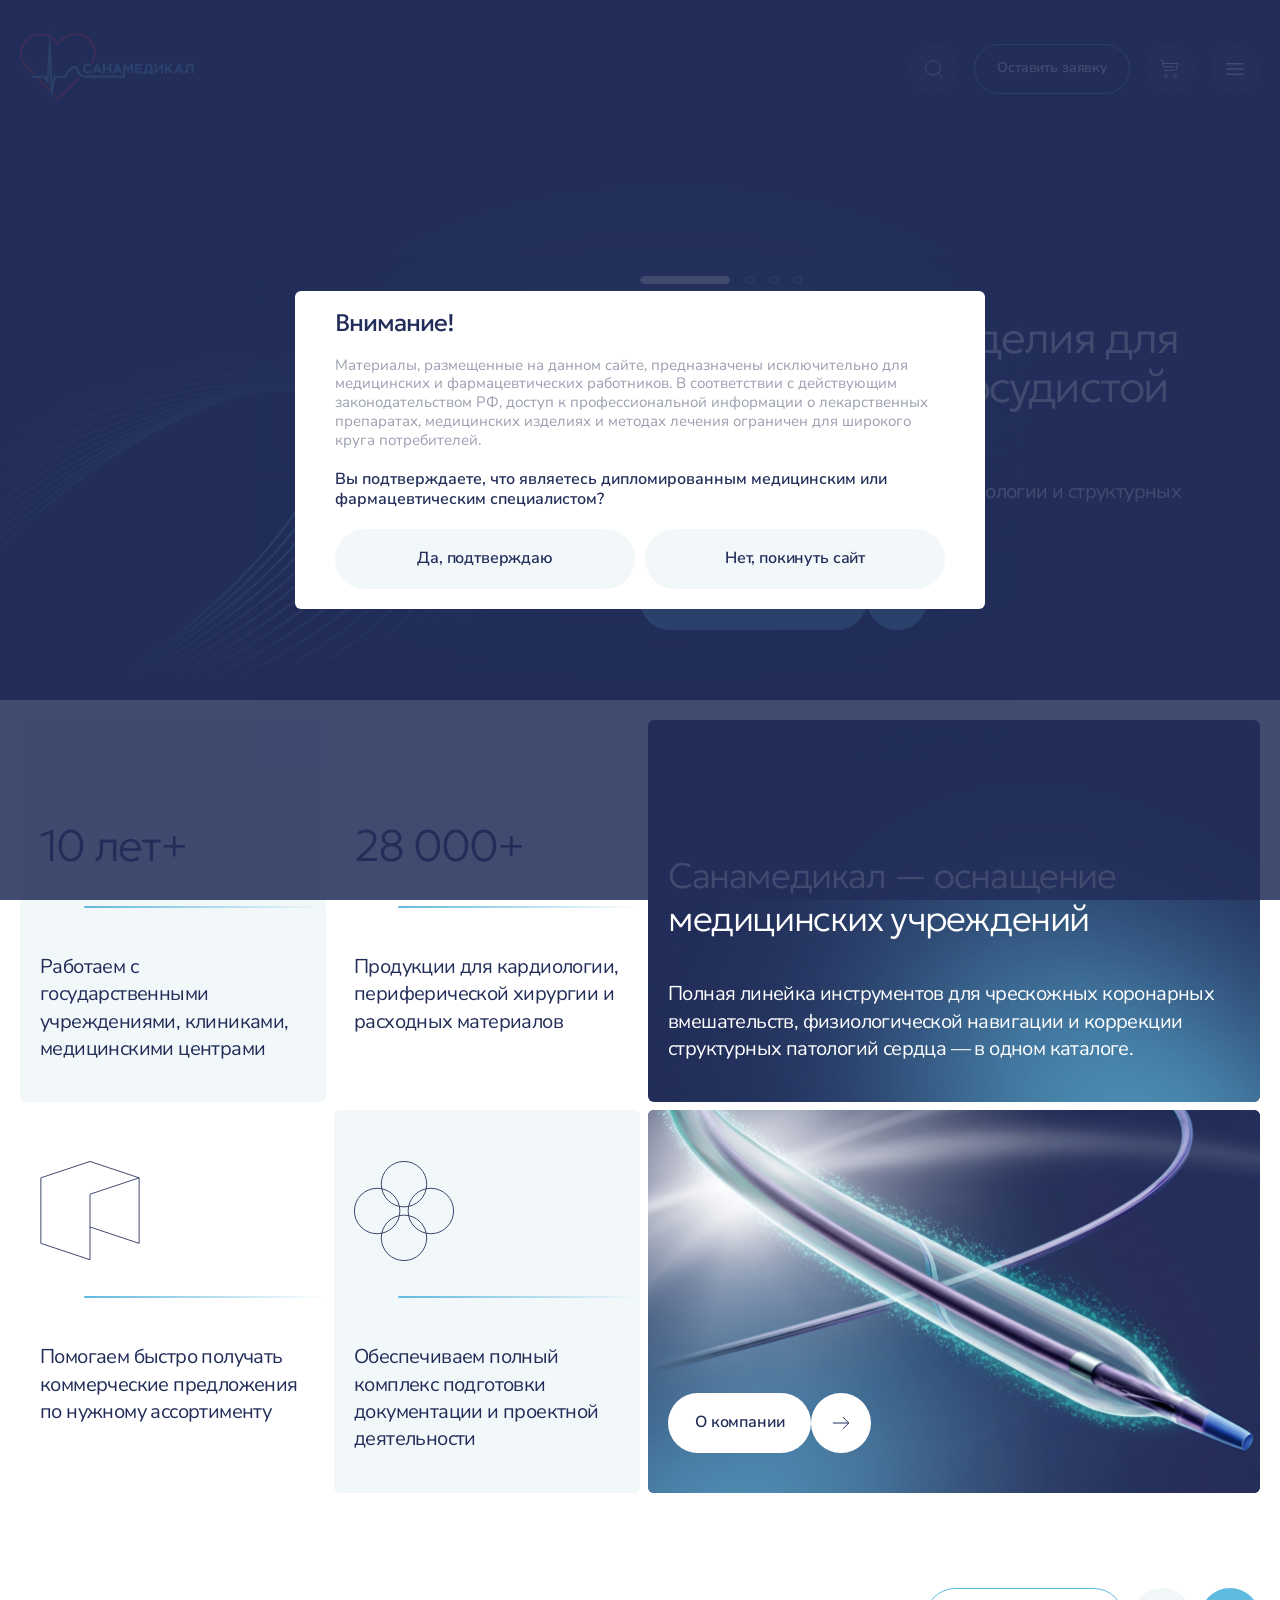
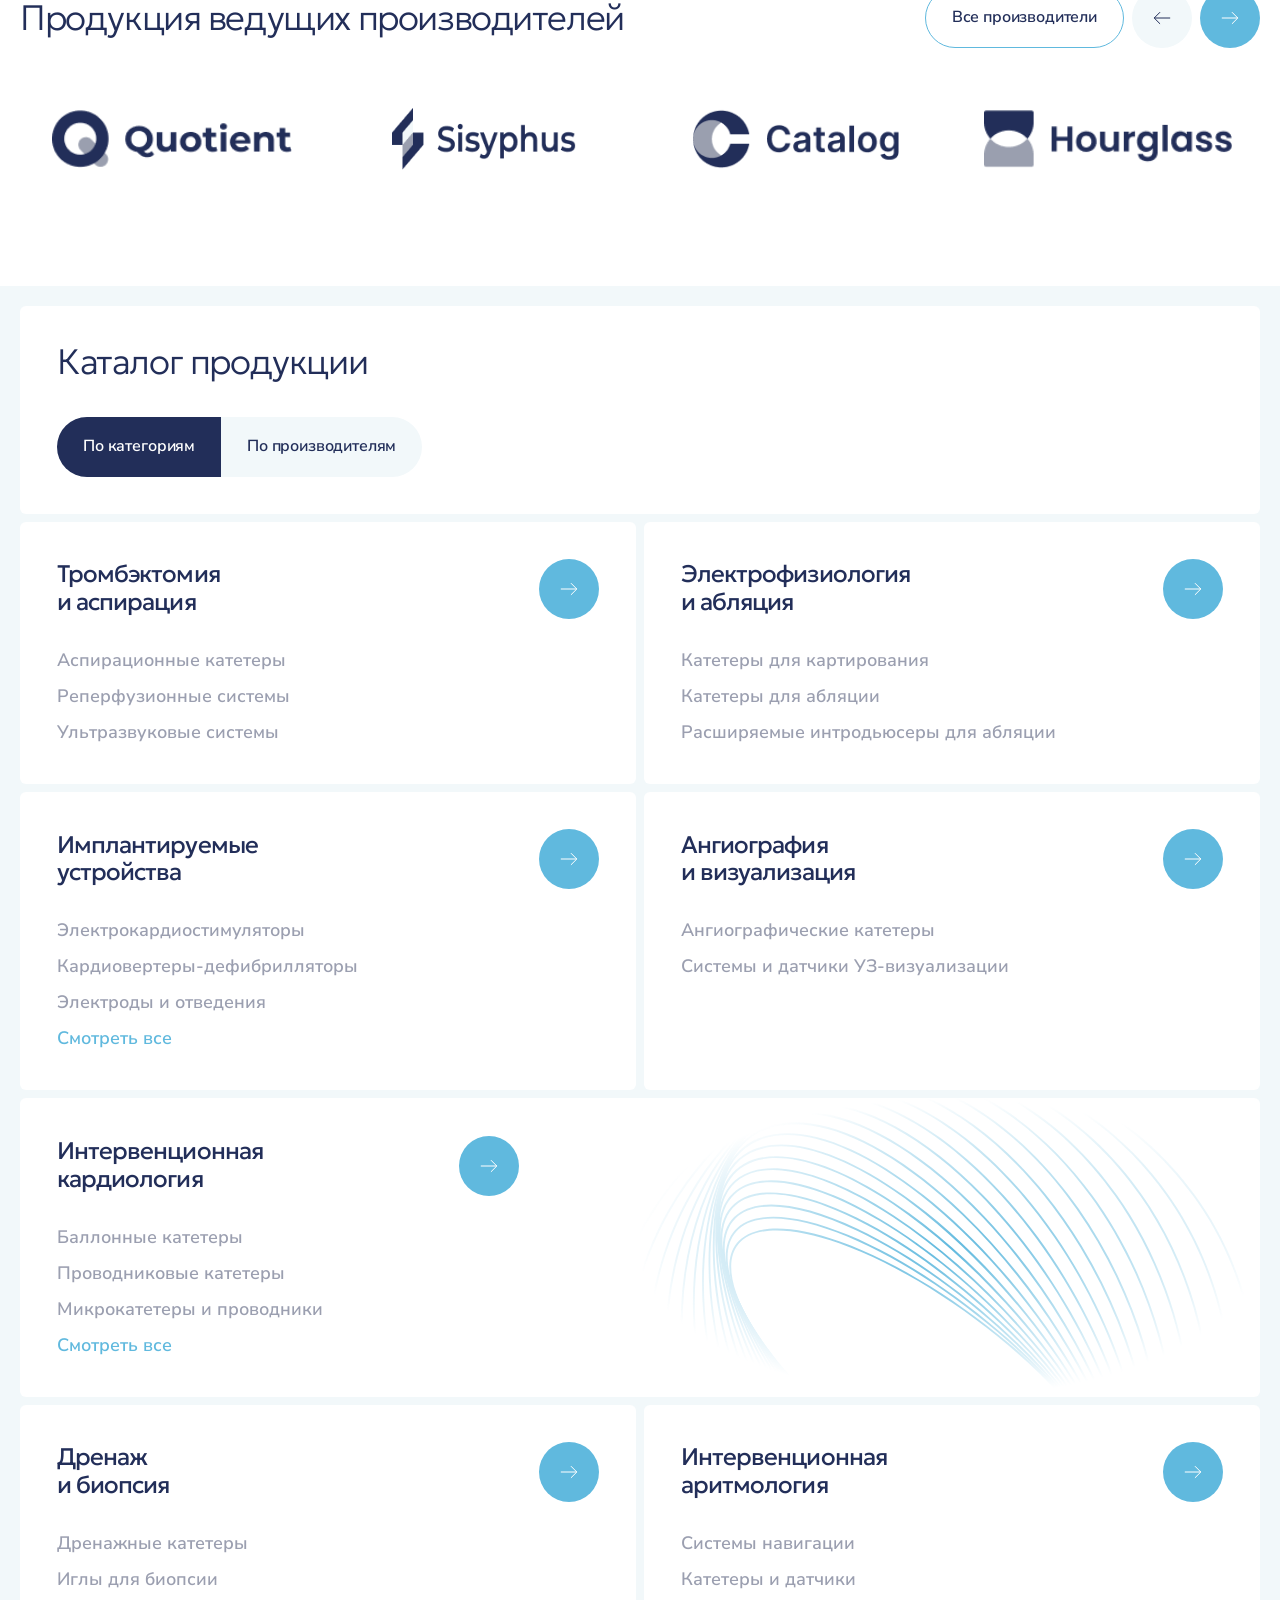
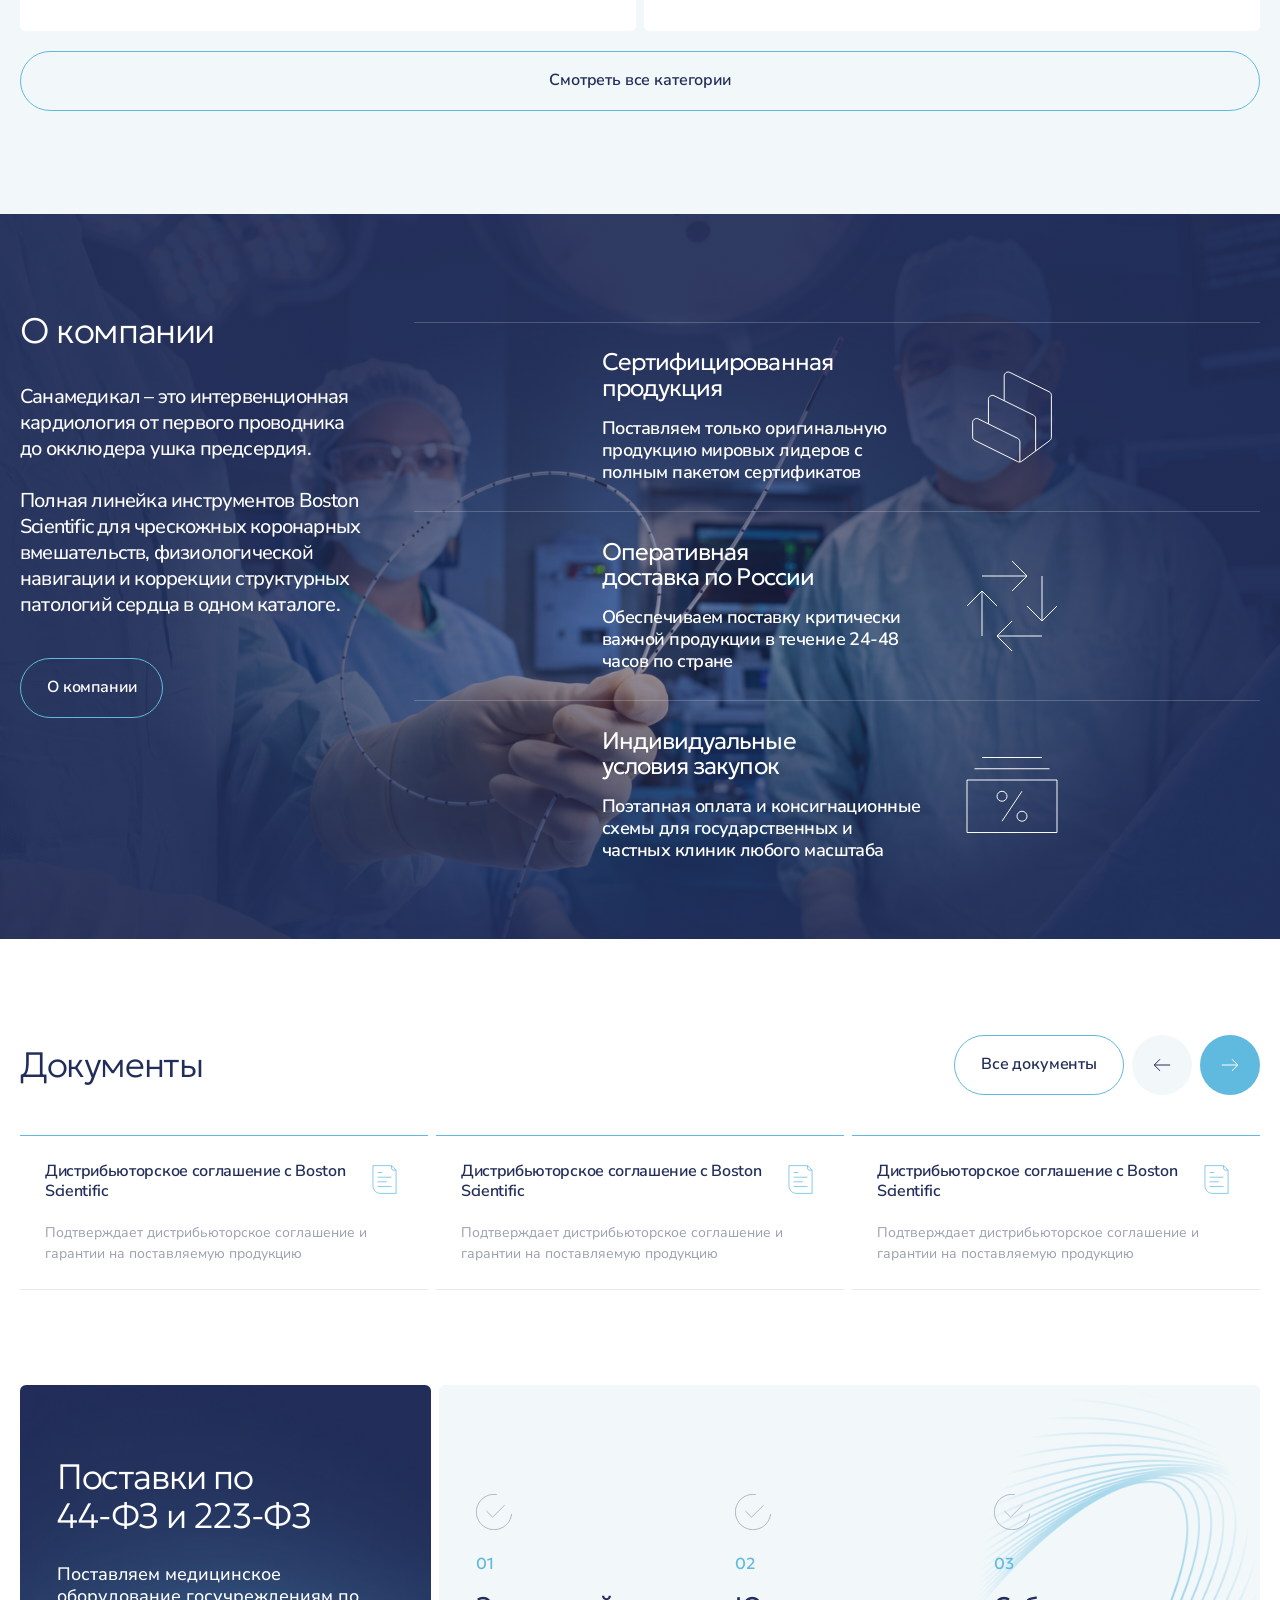
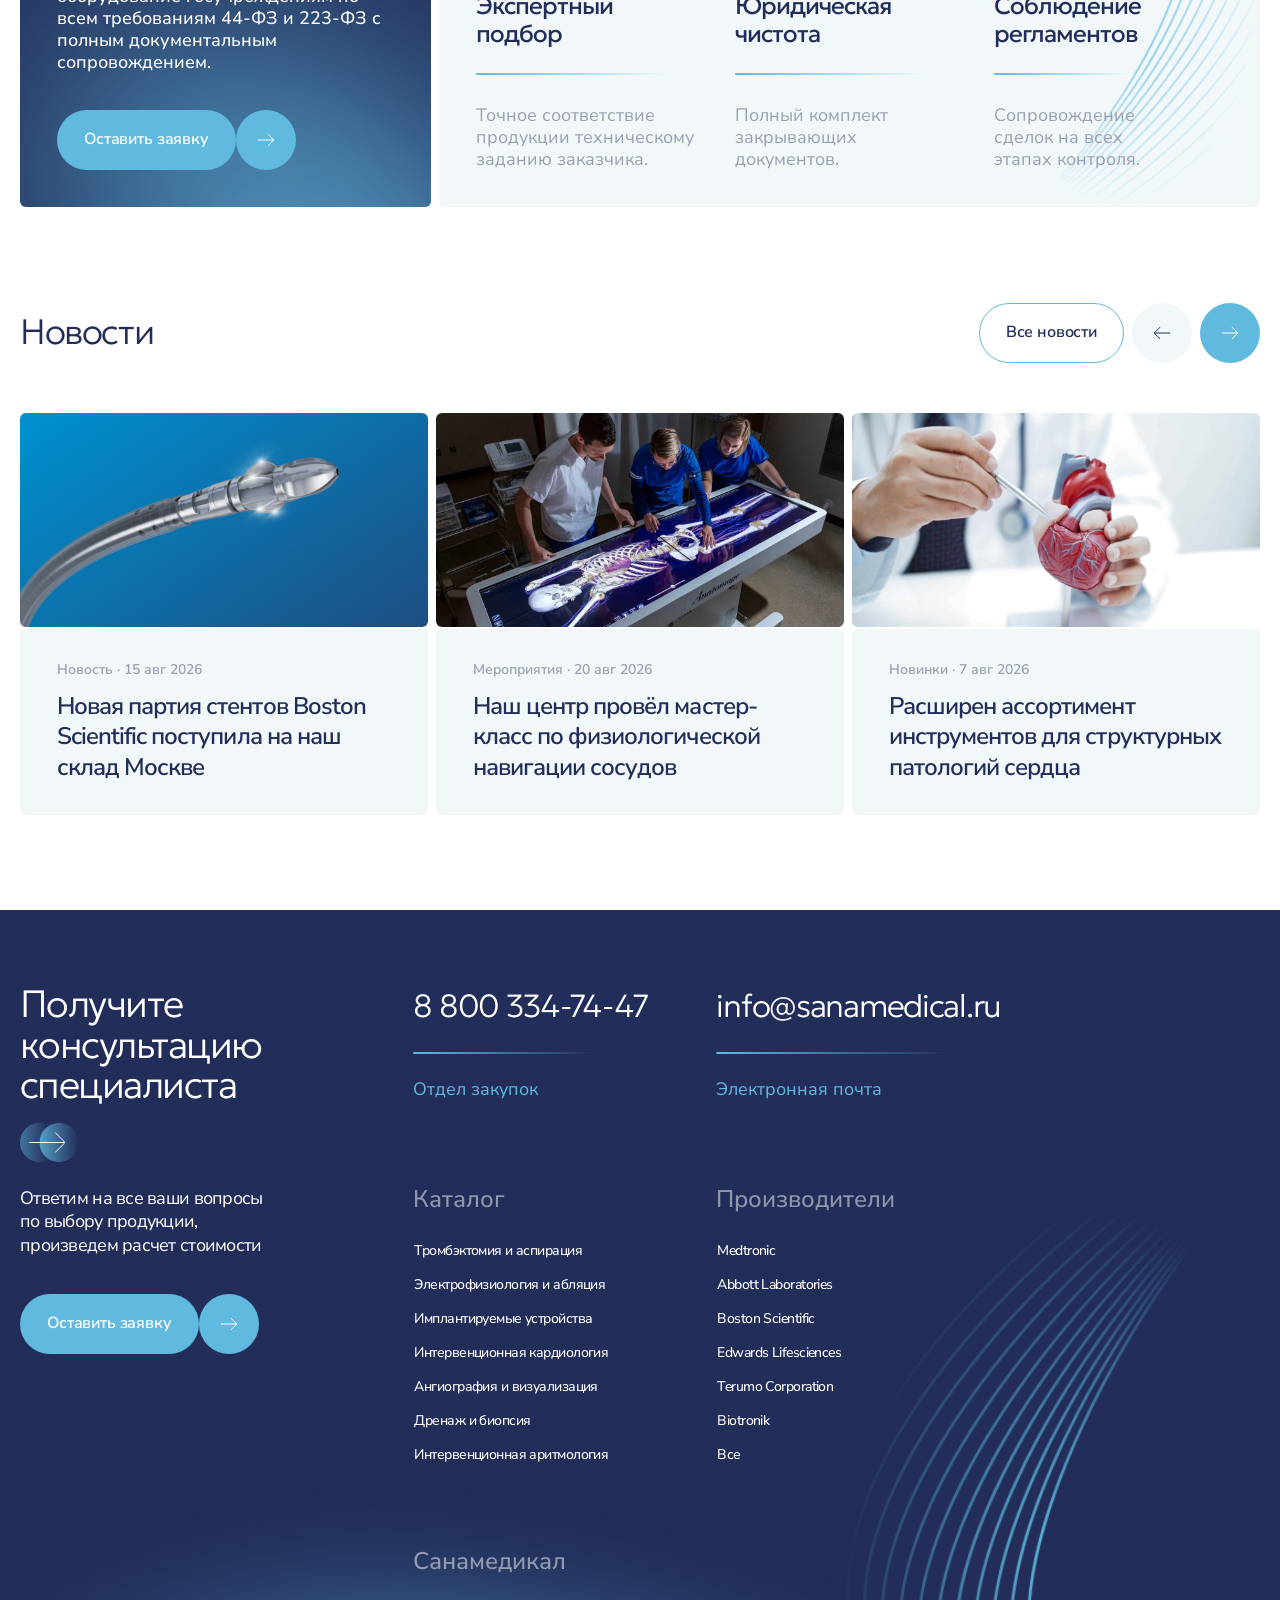
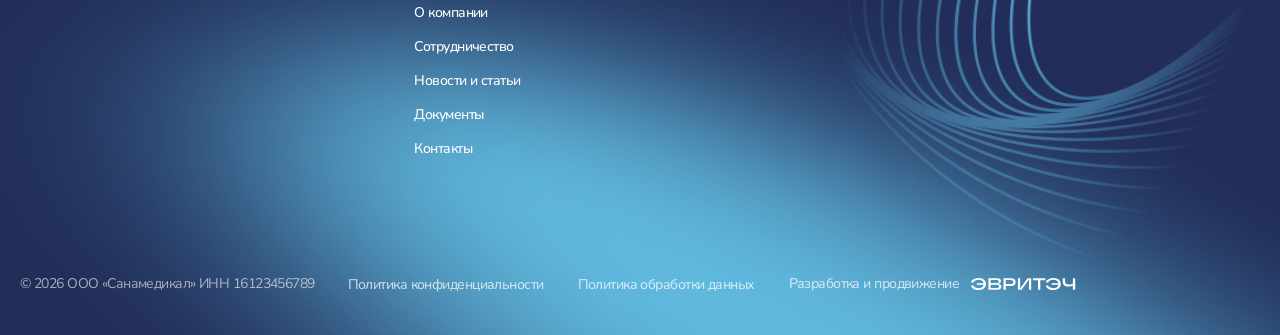
<file: index.html>
<!DOCTYPE html>
<html lang="ru">
<head>
    <meta charset="UTF-8">
    <meta name="viewport" content="width=device-width, initial-scale=1.0">
    <title>Санамедикал</title>

    <link rel="stylesheet" href="local/templates/sanamedikal/css/main.css">

    <link rel="preconnect" href="https://fonts.googleapis.com">
    <link rel="preconnect" href="https://fonts.gstatic.com" crossorigin>
    <link href="https://fonts.googleapis.com/css2?family=Nunito+Sans:ital,opsz,wght@0,6..12,200..1000;1,6..12,200..1000&display=swap" rel="stylesheet">
    <link href="https://fonts.googleapis.com/css2?family=Geologica:wght,CRSV@100..900,0&display=swap" rel="stylesheet">
    <script>if (!/(?:^|; )pro_access=1/.test(document.cookie)) { document.documentElement.classList.add('pro-gate-pending'); }</script>
</head>
<body>
    <header class="header">
        <div class="container">
            <div class="header-wrapper flex">
                <a href="/" class="header__logo-container">
                    <img class="header__logo" src="local/templates/sanamedikal/images/logo/logo.svg" alt="Логотип Санамедикал">
                </a>

                <ul class="header__menu flex">
                    <li><a href="/" class="btn btn--link">Продукция</a></li>
                    <li><a href="/brands/" class="btn btn--link">Производители</a></li>
                    <li><a href="/about/" class="btn btn--link">Компания</a></li>
                    <li><a href="/documents/" class="btn btn--link">Документы</a></li>
                    <li><a href="/cooperation/" class="btn btn--link">Сотрудничество</a></li>
                    <li><a href="/contacts/" class="btn btn--link">Новости</a></li>
                    <li><a href="/contacts/" class="btn btn--link">Контакты</a></li>
                </ul>

                <div class="header__actions flex gap-20 items-center">
                    <button class="btn btn--neutral btn--round" id="search-btn" aria-expanded="false" aria-controls="search-bar" aria-label="Открыть поиск">
                        <svg class="btn__icon" width="22" height="22" viewBox="0 0 22 22" fill="none" xmlns="http://www.w3.org/2000/svg">
                            <path d="M9.96863 17.1875C13.9554 17.1875 17.1874 13.9556 17.1874 9.96875C17.1874 5.98194 13.9554 2.75 9.96863 2.75C5.98182 2.75 2.74988 5.98194 2.74988 9.96875C2.74988 13.9556 5.98182 17.1875 9.96863 17.1875Z" stroke="white" stroke-linecap="round" stroke-linejoin="round" />
                            <path d="M15.0728 15.0735L19.2494 19.2501" stroke="white" stroke-linecap="round" stroke-linejoin="round" />
                        </svg>
                    </button>

                    <button type="button" class="btn btn--secondary js-request-btn">Оставить заявку</button>

                    <a href="#" class="header-actions__cart flex" id="cart-open-btn" aria-haspopup="dialog" aria-controls="cart-panel">
                        <button class="btn btn--neutral">Корзина</button>
                        <button class="btn btn--neutral btn--round">
                            <svg class="btn__icon" width="22" height="22" viewBox="0 0 22 22" fill="none" xmlns="http://www.w3.org/2000/svg">
                                <path d="M15.125 8.9375H4.46875L3.60264 2.62702C3.57384 2.46861 3.49035 2.32533 3.36674 2.22217C3.24313 2.11901 3.08723 2.0625 2.92623 2.0625H1.375" stroke="white" stroke-linecap="round" stroke-linejoin="round" />
                                <path d="M6.875 19.25C7.82424 19.25 8.59375 18.4805 8.59375 17.5312C8.59375 16.582 7.82424 15.8125 6.875 15.8125C5.92576 15.8125 5.15625 16.582 5.15625 17.5312C5.15625 18.4805 5.92576 19.25 6.875 19.25Z" stroke="white" stroke-linecap="round" stroke-linejoin="round" />
                                <path d="M15.8125 19.25C16.7617 19.25 17.5312 18.4805 17.5312 17.5312C17.5312 16.582 16.7617 15.8125 15.8125 15.8125C14.8633 15.8125 14.0938 16.582 14.0938 17.5312C14.0938 18.4805 14.8633 19.25 15.8125 19.25Z" stroke="white" stroke-linecap="round" stroke-linejoin="round" />
                                <path d="M5.375 12.375H16.165C16.487 12.375 16.7988 12.262 17.046 12.0557C17.2932 11.8493 17.4602 11.5628 17.5178 11.246L18.5625 5.5H4.125" stroke="white" stroke-linecap="round" stroke-linejoin="round" />
                            </svg>
                        </button>
                    </a>

                    <button class="btn btn--neutral btn--round" id="burger-btn" aria-expanded="false" aria-controls="mobile-menu" aria-label="Открыть меню">
                        <svg class="btn__icon burger-icon" width="22" height="22" viewBox="0 0 22 22" fill="none" xmlns="http://www.w3.org/2000/svg">
                            <line class="burger-icon__line burger-icon__line--top" x1="3" y1="5.78" x2="19" y2="5.78" stroke="white" stroke-width="1.6" stroke-linecap="round" />
                            <line class="burger-icon__line burger-icon__line--middle" x1="3" y1="11" x2="19" y2="11" stroke="white" stroke-width="1.6" stroke-linecap="round" />
                            <line class="burger-icon__line burger-icon__line--bottom" x1="3" y1="16.22" x2="19" y2="16.22" stroke="white" stroke-width="1.6" stroke-linecap="round" />
                        </svg>
                    </button>
                </div>
            </div>
        </div>
    </header>

    <div class="mobile-menu-overlay" id="mobile-menu-overlay"></div>
    <div class="cart-panel" id="cart-panel" data-cart-view="items" role="dialog" aria-modal="true" aria-label="Корзина">
        <div class="cart-panel__view cart-panel__view--empty" data-cart-view-panel="empty">
            <div class="cart-panel__bar">
                <h2 class="h2 cart-panel__empty-title">В вашей корзине <br>пока ничего нет</h2>
                <button type="button" class="btn btn--neutral btn--round cart-panel__close js-close-cart" aria-label="Закрыть">
                    <svg class="btn__icon" width="28" height="28" viewBox="0 0 28 28" fill="none" xmlns="http://www.w3.org/2000/svg">
                        <path d="M21.875 6.125L6.125 21.875" stroke="#222E59" stroke-linecap="round" stroke-linejoin="round" />
                        <path d="M21.875 21.875L6.125 6.125" stroke="#222E59" stroke-linecap="round" stroke-linejoin="round" />
                    </svg>
                </button>
            </div>

            <img class="cart-panel__dec" src="local/templates/sanamedikal/images/cart/cartDec.png" alt="" aria-hidden="true">

            <div class="cart-panel__empty">
                <p class="cart-panel__empty-text">Добавьте одну или несколько позиций, чтобы перейти к оформлению заказа</p>

                <div class="btn-group">
                    <a href="/catalog/" class="btn btn--primary btn--xl">Перейти в каталог</a>
                    <a href="/catalog/" class="btn btn--primary btn--round btn--xl" aria-label="Перейти в каталог">
                        <svg class="btn__icon" width="22" height="22" aria-hidden="true"><use href="#icon-arrow"></use></svg>
                    </a>
                </div>
            </div>
        </div>

        <div class="cart-panel__view cart-panel__view--items" data-cart-view-panel="items">
            <div class="cart-panel__header">
                <h2 class="cart-panel__title">Корзина · <span data-cart-count>75</span></h2>
                <div class="cart-panel__header-actions">
                    <button type="button" class="btn btn--link cart-panel__clear" data-cart-clear>
                        Очистить корзину
                        <svg width="16" height="16" viewBox="0 0 16 16" fill="none" xmlns="http://www.w3.org/2000/svg">
                            <path d="M14 3.98667C11.78 3.76667 9.54667 3.65334 7.32 3.65334C6 3.65334 4.68 3.72 3.36 3.85334L2 3.98667" stroke="#9B9FB0" stroke-linecap="round" stroke-linejoin="round" />
                            <path d="M5.66663 3.31334L5.81329 2.44C5.91996 1.80667 5.99996 1.33334 7.12663 1.33334H8.87329C9.99996 1.33334 10.0866 1.83334 10.1866 2.44667L10.3333 3.31334" stroke="#9B9FB0" stroke-linecap="round" stroke-linejoin="round" />
                            <path d="M12.5667 6.09333L12.1334 12.8067C12.06 13.8533 12 14.6667 10.14 14.6667H5.86002C4.00002 14.6667 3.94002 13.8533 3.86668 12.8067L3.43335 6.09333" stroke="#9B9FB0" stroke-linecap="round" stroke-linejoin="round" />
                            <path d="M6.88672 11H9.10672" stroke="#9B9FB0" stroke-linecap="round" stroke-linejoin="round" />
                            <path d="M6.33337 8.33334H9.66671" stroke="#9B9FB0" stroke-linecap="round" stroke-linejoin="round" />
                        </svg>
                    </button>
                    <button type="button" class="btn btn--neutral btn--round cart-panel__close js-close-cart" aria-label="Закрыть">
                        <svg class="btn__icon" width="28" height="28" viewBox="0 0 28 28" fill="none" xmlns="http://www.w3.org/2000/svg">
                            <path d="M21.875 6.125L6.125 21.875" stroke="#222E59" stroke-linecap="round" stroke-linejoin="round" />
                            <path d="M21.875 21.875L6.125 6.125" stroke="#222E59" stroke-linecap="round" stroke-linejoin="round" />
                        </svg>
                    </button>
                </div>
            </div>

            <div class="cart-panel__body">
                <ul class="cart-list" data-cart-list>
                <li class="cart-item" data-cart-item data-qty="30">
                    <img class="cart-item__media" src="local/templates/sanamedikal/images/catalog/catalogItem3.png" alt="Спирали для эмболизации Terumo Hyper 3D Soft">
                    <div class="cart-item__body">
                        <p class="cart-item__brand">Terumo</p>
                        <p class="cart-item__title">Спирали для эмболизации Terumo Hyper 3D Soft</p>
                        <span class="cart-item__model">Model: Transend™ - <span class="cart-item__model-code">M001468010</span></span>
                    </div>
                    <div class="cart-item__qty">
                        <button type="button" class="cart-item__qty-btn cart-item__qty-btn--minus" data-qty-minus aria-label="Уменьшить количество"><svg width="18" height="18" viewBox="0 0 18 18" fill="none" xmlns="http://www.w3.org/2000/svg"><path d="M2.8125 9H15.1875" stroke="currentColor" stroke-linecap="round" stroke-linejoin="round" /></svg></button>
                        <span class="cart-item__qty-value" data-qty-value>30 шт</span>
                        <button type="button" class="cart-item__qty-btn cart-item__qty-btn--plus" data-qty-plus aria-label="Увеличить количество"><svg width="18" height="18" viewBox="0 0 18 18" fill="none" xmlns="http://www.w3.org/2000/svg"><path d="M2.8125 9H15.1875" stroke="currentColor" stroke-linecap="round" stroke-linejoin="round" /><path d="M9 2.8125V15.1875" stroke="currentColor" stroke-linecap="round" stroke-linejoin="round" /></svg></button>
                    </div>
                    <button type="button" class="cart-item__remove" data-cart-remove aria-label="Удалить товар">
                        <svg width="22" height="22" viewBox="0 0 22 22" fill="none" xmlns="http://www.w3.org/2000/svg">
                            <path d="M17.1875 4.8125L4.8125 17.1875" stroke="#9B9FB0" stroke-linecap="round" stroke-linejoin="round" />
                            <path d="M17.1875 17.1875L4.8125 4.8125" stroke="#9B9FB0" stroke-linecap="round" stroke-linejoin="round" />
                        </svg>
                    </button>
                </li>
                <li class="cart-item" data-cart-item data-qty="14">
                    <img class="cart-item__media" src="local/templates/sanamedikal/images/catalog/catalogItem2.png" alt="Микрокатетеры управляемые высокопоточные Renegade Hi Flo и Renegade">
                    <div class="cart-item__body">
                        <p class="cart-item__brand">Boston Scientific</p>
                        <p class="cart-item__title">Микрокатетеры управляемые высокопоточные Renegade Hi Flo и Renegade</p>
                        <span class="cart-item__model">Model: Renegade - <span class="cart-item__model-code">L438899042</span></span>
                    </div>
                    <div class="cart-item__qty">
                        <button type="button" class="cart-item__qty-btn cart-item__qty-btn--minus" data-qty-minus aria-label="Уменьшить количество"><svg width="18" height="18" viewBox="0 0 18 18" fill="none" xmlns="http://www.w3.org/2000/svg"><path d="M2.8125 9H15.1875" stroke="currentColor" stroke-linecap="round" stroke-linejoin="round" /></svg></button>
                        <span class="cart-item__qty-value" data-qty-value>14 шт</span>
                        <button type="button" class="cart-item__qty-btn cart-item__qty-btn--plus" data-qty-plus aria-label="Увеличить количество"><svg width="18" height="18" viewBox="0 0 18 18" fill="none" xmlns="http://www.w3.org/2000/svg"><path d="M2.8125 9H15.1875" stroke="currentColor" stroke-linecap="round" stroke-linejoin="round" /><path d="M9 2.8125V15.1875" stroke="currentColor" stroke-linecap="round" stroke-linejoin="round" /></svg></button>
                    </div>
                    <button type="button" class="cart-item__remove" data-cart-remove aria-label="Удалить товар">
                        <svg width="22" height="22" viewBox="0 0 22 22" fill="none" xmlns="http://www.w3.org/2000/svg">
                            <path d="M17.1875 4.8125L4.8125 17.1875" stroke="#9B9FB0" stroke-linecap="round" stroke-linejoin="round" />
                            <path d="M17.1875 17.1875L4.8125 4.8125" stroke="#9B9FB0" stroke-linecap="round" stroke-linejoin="round" />
                        </svg>
                    </button>
                </li>
                <li class="cart-item cart-item--locked" data-cart-item data-qty="1">
                    <img class="cart-item__media" src="local/templates/sanamedikal/images/catalog/catalogItem4.png" alt="Баллонный катетер Abbot (MINI) TREK">
                    <div class="cart-item__body">
                        <p class="cart-item__brand">Abbot</p>
                        <p class="cart-item__title">Баллонный катетер Abbot (MINI) TREK</p>
                        <span class="cart-item__model">Модификацию уточним при подготовке КП</span>
                    </div>
                    <div class="cart-item__qty">
                        <button type="button" class="cart-item__qty-btn cart-item__qty-btn--minus" data-qty-minus aria-label="Уменьшить количество" disabled><svg width="18" height="18" viewBox="0 0 18 18" fill="none" xmlns="http://www.w3.org/2000/svg"><path d="M2.8125 9H15.1875" stroke="currentColor" stroke-linecap="round" stroke-linejoin="round" /></svg></button>
                        <span class="cart-item__qty-value" data-qty-value>1 шт</span>
                        <button type="button" class="cart-item__qty-btn cart-item__qty-btn--plus" data-qty-plus aria-label="Увеличить количество" disabled><svg width="18" height="18" viewBox="0 0 18 18" fill="none" xmlns="http://www.w3.org/2000/svg"><path d="M2.8125 9H15.1875" stroke="currentColor" stroke-linecap="round" stroke-linejoin="round" /><path d="M9 2.8125V15.1875" stroke="currentColor" stroke-linecap="round" stroke-linejoin="round" /></svg></button>
                    </div>
                    <button type="button" class="cart-item__remove" data-cart-remove aria-label="Удалить товар">
                        <svg width="22" height="22" viewBox="0 0 22 22" fill="none" xmlns="http://www.w3.org/2000/svg">
                            <path d="M17.1875 4.8125L4.8125 17.1875" stroke="#9B9FB0" stroke-linecap="round" stroke-linejoin="round" />
                            <path d="M17.1875 17.1875L4.8125 4.8125" stroke="#9B9FB0" stroke-linecap="round" stroke-linejoin="round" />
                        </svg>
                    </button>
                </li>
                <li class="cart-item" data-cart-item data-qty="30">
                    <img class="cart-item__media" src="local/templates/sanamedikal/images/catalog/catalogItem1.png" alt="Спирали с волокнами для эмболизации с Interlock-35">
                    <div class="cart-item__body">
                        <p class="cart-item__brand">Boston Scientific</p>
                        <p class="cart-item__title">Спирали с волокнами для эмболизации с Interlock-35</p>
                        <span class="cart-item__model">Model: Transend™ - <span class="cart-item__model-code">M001468010</span></span>
                    </div>
                    <div class="cart-item__qty">
                        <button type="button" class="cart-item__qty-btn cart-item__qty-btn--minus" data-qty-minus aria-label="Уменьшить количество"><svg width="18" height="18" viewBox="0 0 18 18" fill="none" xmlns="http://www.w3.org/2000/svg"><path d="M2.8125 9H15.1875" stroke="currentColor" stroke-linecap="round" stroke-linejoin="round" /></svg></button>
                        <span class="cart-item__qty-value" data-qty-value>30 шт</span>
                        <button type="button" class="cart-item__qty-btn cart-item__qty-btn--plus" data-qty-plus aria-label="Увеличить количество"><svg width="18" height="18" viewBox="0 0 18 18" fill="none" xmlns="http://www.w3.org/2000/svg"><path d="M2.8125 9H15.1875" stroke="currentColor" stroke-linecap="round" stroke-linejoin="round" /><path d="M9 2.8125V15.1875" stroke="currentColor" stroke-linecap="round" stroke-linejoin="round" /></svg></button>
                    </div>
                    <button type="button" class="cart-item__remove" data-cart-remove aria-label="Удалить товар">
                        <svg width="22" height="22" viewBox="0 0 22 22" fill="none" xmlns="http://www.w3.org/2000/svg">
                            <path d="M17.1875 4.8125L4.8125 17.1875" stroke="#9B9FB0" stroke-linecap="round" stroke-linejoin="round" />
                            <path d="M17.1875 17.1875L4.8125 4.8125" stroke="#9B9FB0" stroke-linecap="round" stroke-linejoin="round" />
                        </svg>
                    </button>
                </li>
            </ul>

            </div>

            <div class="cart-panel__footer">
                <button type="button" class="btn btn--primary cart-panel__submit" data-cart-checkout>Оформить заказ</button>
            </div>
        </div>

        <div class="cart-panel__view cart-panel__view--checkout" data-cart-view-panel="checkout">
            <div class="cart-panel__header">
                <h2 class="cart-panel__title">Оформить заказ</h2>
                <button type="button" class="btn btn--neutral btn--round cart-panel__close js-close-cart" aria-label="Закрыть">
                    <svg class="btn__icon" width="28" height="28" viewBox="0 0 28 28" fill="none" xmlns="http://www.w3.org/2000/svg">
                        <path d="M21.875 6.125L6.125 21.875" stroke="#222E59" stroke-linecap="round" stroke-linejoin="round" />
                        <path d="M21.875 21.875L6.125 6.125" stroke="#222E59" stroke-linecap="round" stroke-linejoin="round" />
                    </svg>
                </button>
            </div>

            <div class="cart-panel__body">

                <div class="tabs" role="tablist">
                <button type="button" class="tabs__item is-active" role="tab" aria-selected="true" data-tab="price">Запрос цены</button>
                <button type="button" class="tabs__item" role="tab" aria-selected="false" data-tab="stock">Запрос наличия</button>
                <button type="button" class="tabs__item" role="tab" aria-selected="false" data-tab="offer">Запросить КП</button>
            </div>

            <form class="modal__form cart-panel__form js-validate-form" id="cart-checkout-form" novalidate>
                <div class="modal__row">
                    <div class="field">
                        <label class="field__label" for="cart-org">Название организации</label>
                        <input type="text" class="input" id="cart-org" name="org" placeholder="ООО..." required>
                        <span class="field__line"></span>
                    </div>

                    <div class="field">
                        <label class="field__label" for="cart-inn">ИНН организации</label>
                        <input type="text" class="input" id="cart-inn" name="inn" inputmode="numeric" placeholder="4392004106" required data-validate="inn">
                        <span class="field__line"></span>
                    </div>
                </div>

                <div class="field">
                    <label class="field__label" for="cart-name">ФИО контактного лица</label>
                    <input type="text" class="input" id="cart-name" name="name" autocomplete="name" placeholder="Иванов Иван Иванович" required data-validate="name">
                    <span class="field__line"></span>
                </div>

                <div class="field">
                    <label class="field__label" for="cart-hospital">Название ЛПУ и города</label>
                    <input type="text" class="input" id="cart-hospital" name="hospital" placeholder="ГБУЗ «Морозовская ДГКБ ДЗМ», Москва" required>
                    <span class="field__line"></span>
                </div>

                <div class="modal__row">
                    <div class="field">
                        <label class="field__label" for="cart-phone">Номер телефона</label>
                        <input type="tel" class="input" id="cart-phone" name="phone" autocomplete="tel" placeholder="+7" required data-validate="phone">
                        <span class="field__line"></span>
                    </div>

                    <div class="field">
                        <label class="field__label" for="cart-email">Электронная почта</label>
                        <input type="email" class="input" id="cart-email" name="email" autocomplete="email" placeholder="company@mail.ru" required data-validate="email">
                        <span class="field__line"></span>
                    </div>
                </div>

                <div class="field">
                    <label class="field__label" for="cart-comment">Ваш комментарий</label>
                    <input type="text" class="input" id="cart-comment" name="comment" placeholder="Необходимо...">
                    <span class="field__line"></span>
                </div>

                <div class="checkbox-row">
                    <input type="checkbox" class="checkbox" id="cart-agree" name="agree" required>
                    <label class="checkbox-label" for="cart-agree">
                        <svg width="18" height="18" viewBox="0 0 18 18" fill="none" xmlns="http://www.w3.org/2000/svg">
                            <path d="M6.75 16.5H11.25C15 16.5 16.5 15 16.5 11.25V6.75C16.5 3 15 1.5 11.25 1.5H6.75C3 1.5 1.5 3 1.5 6.75V11.25C1.5 15 3 16.5 6.75 16.5Z" fill="#222E59" />
                            <path d="M6.75 16.5H11.25C15 16.5 16.5 15 16.5 11.25V6.75C16.5 3 15 1.5 11.25 1.5H6.75C3 1.5 1.5 3 1.5 6.75V11.25C1.5 15 3 16.5 6.75 16.5Z" stroke="#9B9FB0" stroke-linecap="round" stroke-linejoin="round" />
                        </svg>
                        <svg width="8" height="6" viewBox="0 0 8 6" fill="none" xmlns="http://www.w3.org/2000/svg">
                            <path d="M0.75 2.8725L2.8725 4.995L7.125 0.75" stroke="white" stroke-width="1.5" stroke-linecap="round" stroke-linejoin="round" />
                        </svg>
                    </label>
                    <div class="checkbox-text">Принимаю <a href="/policy/">условия обработки</a> персональных данных</div>
                </div>
            </form>
            </div>

            <div class="cart-panel__footer">
                <button type="submit" form="cart-checkout-form" class="btn btn--primary cart-panel__submit">Оформить заказ</button>
            </div>
        </div>
    </div>

    <div class="mobile-menu" id="mobile-menu" role="dialog" aria-modal="true" aria-label="Меню">
        <div class="mobile-menu__header">
            <span class="mobile-menu__title">Меню</span>
            <button class="btn btn--neutral btn--round" id="mobile-menu-close" aria-label="Закрыть меню">
                <svg class="btn__icon" width="16" height="16" viewBox="0 0 16 16" fill="none" xmlns="http://www.w3.org/2000/svg">
                    <path d="M12.5 3.5L3.5 12.5" stroke="#222E59" stroke-width="1.5" stroke-linecap="round" stroke-linejoin="round" />
                    <path d="M3.5 3.5L12.5 12.5" stroke="#222E59" stroke-width="1.5" stroke-linecap="round" stroke-linejoin="round" />
                </svg>
            </button>
        </div>

        <nav class="mobile-menu__nav">
            <ul class="mobile-menu__list">
                <li><a href="/" class="btn btn--link mobile-menu__link">Продукция</a></li>
                <li><a href="/brands/" class="btn btn--link mobile-menu__link">Производители</a></li>
                <li><a href="/about/" class="btn btn--link mobile-menu__link">Компания</a></li>
                <li><a href="/documents/" class="btn btn--link mobile-menu__link">Документы</a></li>
                <li><a href="/cooperation/" class="btn btn--link mobile-menu__link">Сотрудничество</a></li>
                <li><a href="/contacts/" class="btn btn--link mobile-menu__link">Новости</a></li>
                <li><a href="/contacts/" class="btn btn--link mobile-menu__link">Контакты</a></li>
            </ul>
        </nav>

        <div class="mobile-menu__footer">
            <button type="button" class="btn btn--primary btn--block-mobile js-request-btn">Оставить заявку</button>
        </div>
    </div>

    <div class="search" id="search-bar" role="search">
        <div class="search__bar">
            <svg class="search__bar-icon" width="22" height="22" viewBox="0 0 22 22" fill="none" xmlns="http://www.w3.org/2000/svg">
                <path d="M9.96875 17.1875C13.9556 17.1875 17.1875 13.9556 17.1875 9.96875C17.1875 5.98194 13.9556 2.75 9.96875 2.75C5.98194 2.75 2.75 5.98194 2.75 9.96875C2.75 13.9556 5.98194 17.1875 9.96875 17.1875Z" stroke="#222E59" stroke-linecap="round" stroke-linejoin="round" />
                <path d="M15.0742 15.0735L19.2508 19.2501" stroke="#222E59" stroke-linecap="round" stroke-linejoin="round" />
            </svg>

            <input type="text" class="search__input" id="search-input" name="q" placeholder="Найти..." autocomplete="off">

            <a href="/search/" class="btn btn--primary search__submit" id="search-submit">Найти</a>

            <button type="button" class="btn btn--link search__clear" id="search-clear" aria-label="Очистить поле">
                <svg width="22" height="22" viewBox="0 0 22 22" fill="none" xmlns="http://www.w3.org/2000/svg">
                    <path d="M17.1875 4.8125L4.8125 17.1875" stroke="#9B9FB0" stroke-linecap="round" stroke-linejoin="round" />
                    <path d="M17.1875 17.1875L4.8125 4.8125" stroke="#9B9FB0" stroke-linecap="round" stroke-linejoin="round" />
                </svg>
            </button>
        </div>

        <div class="select__dropdown search__dropdown" id="search-dropdown">
            <ul class="search__results" id="search-results"></ul>
        </div>
    </div>

    <div class="modal" id="request-modal" role="dialog" aria-modal="true" aria-label="Оставить заявку">
        <div class="modal__header">
            <h2 class="modal__title">Оставить заявку</h2>

            <button type="button" class="modal__close js-close-request-modal" aria-label="Закрыть">
                <svg width="34" height="34" viewBox="0 0 34 34" fill="none" xmlns="http://www.w3.org/2000/svg">
                    <path d="M26.5625 7.4375L7.4375 26.5625" stroke="#222E59" stroke-linecap="round" stroke-linejoin="round" />
                    <path d="M26.5625 26.5625L7.4375 7.4375" stroke="#222E59" stroke-linecap="round" stroke-linejoin="round" />
                </svg>
            </button>

            <button type="button" class="btn btn--neutral btn--round modal__close-mobile js-close-request-modal" aria-label="Закрыть">
                <svg class="btn__icon" width="16" height="16" viewBox="0 0 16 16" fill="none" xmlns="http://www.w3.org/2000/svg">
                    <path d="M12.5 3.5L3.5 12.5" stroke="#222E59" stroke-width="1.5" stroke-linecap="round" stroke-linejoin="round" />
                    <path d="M3.5 3.5L12.5 12.5" stroke="#222E59" stroke-width="1.5" stroke-linecap="round" stroke-linejoin="round" />
                </svg>
            </button>
        </div>

        <div class="modal__body">
            <div class="tabs" role="tablist">
                <button type="button" class="tabs__item is-active" role="tab" aria-selected="true" data-tab="question">Задать вопрос</button>
                <button type="button" class="tabs__item" role="tab" aria-selected="false" data-tab="partnership">Заявка на сотрудничество</button>
            </div>

            <form class="modal__form" id="request-form" novalidate>
                <div class="field">
                    <label class="field__label" for="request-comment">Ваш комментарий</label>
                    <input type="text" class="input" id="request-comment" name="comment" placeholder="Необходимо...">
                    <span class="field__line"></span>
                </div>

                <div class="field">
                    <label class="field__label" for="request-name">ФИО контактного лица</label>
                    <input type="text" class="input" id="request-name" name="name" autocomplete="name" placeholder="Иванов Иван Иванович" required data-validate="name">
                    <span class="field__line"></span>
                </div>

                <div class="modal__row">
                    <div class="field">
                        <label class="field__label" for="request-org">Название организации</label>
                        <input type="text" class="input" id="request-org" name="org" placeholder="ООО..." required>
                        <span class="field__line"></span>
                    </div>

                    <div class="field">
                        <label class="field__label" for="request-inn">ИНН организации</label>
                        <input type="text" class="input" id="request-inn" name="inn" inputmode="numeric" placeholder="4392004106" required data-validate="inn">
                        <span class="field__line"></span>
                    </div>
                </div>

                <div class="modal__row">
                    <div class="field">
                        <label class="field__label" for="request-phone">Номер телефона</label>
                        <input type="tel" class="input" id="request-phone" name="phone" autocomplete="tel" placeholder="+7" required data-validate="phone">
                        <span class="field__line"></span>
                    </div>

                    <div class="field">
                        <label class="field__label" for="request-email">Электронная почта</label>
                        <input type="email" class="input" id="request-email" name="email" autocomplete="email" placeholder="company@mail.ru" required data-validate="email">
                        <span class="field__line"></span>
                    </div>
                </div>

                <div class="checkbox-row">
                    <input type="checkbox" class="checkbox" id="request-agree" name="agree" required>
                    <label class="checkbox-label" for="request-agree">
                        <svg width="18" height="18" viewBox="0 0 18 18" fill="none" xmlns="http://www.w3.org/2000/svg">
                            <path d="M6.75 16.5H11.25C15 16.5 16.5 15 16.5 11.25V6.75C16.5 3 15 1.5 11.25 1.5H6.75C3 1.5 1.5 3 1.5 6.75V11.25C1.5 15 3 16.5 6.75 16.5Z" fill="#222E59" />
                            <path d="M6.75 16.5H11.25C15 16.5 16.5 15 16.5 11.25V6.75C16.5 3 15 1.5 11.25 1.5H6.75C3 1.5 1.5 3 1.5 6.75V11.25C1.5 15 3 16.5 6.75 16.5Z" stroke="#9B9FB0" stroke-linecap="round" stroke-linejoin="round" />
                        </svg>
                        <svg width="8" height="6" viewBox="0 0 8 6" fill="none" xmlns="http://www.w3.org/2000/svg">
                            <path d="M0.75 2.8725L2.8725 4.995L7.125 0.75" stroke="white" stroke-width="1.5" stroke-linecap="round" stroke-linejoin="round" />
                        </svg>
                    </label>
                    <div class="checkbox-text">Принимаю <a href="/policy/">условия обработки</a> персональных данных</div>
                </div>
            </form>
        </div>

        <div class="modal__footer">
            <button type="submit" form="request-form" class="btn btn--primary modal__submit">Отправить заявку</button>
        </div>
    </div>

    <main>
        <section class="hero-section">
            <div class="container">
                <div class="hero-slider">
                    <div class="hero-slide hero-slide--video">
                        <div class="hero-slide__media">
                            <video class="hero-slide__video" src="local/templates/sanamedikal/assets/videos/5378413_Coll_wavebreak_Doctor_1280x720.mp4" autoplay muted loop playsinline></video>
                        </div>

                        <div class="hero-slide__bottom-blur">
                            <span class="hero-slide__blur-layer hero-slide__blur-layer--1"></span>
                            <span class="hero-slide__blur-layer hero-slide__blur-layer--2"></span>
                            <span class="hero-slide__blur-layer hero-slide__blur-layer--3"></span>
                            <span class="hero-slide__blur-layer hero-slide__blur-layer--4"></span>
                        </div>

                        <div class="hero__image-block"></div>

                        <div class="hero__main-block">
                            <div class="pagination">
                                <div class="pagination-item"></div>
                                <div class="pagination-item"></div>
                                <div class="pagination-item"></div>
                                <div class="pagination-item"></div>
                            </div>

                            <div class="hero-slide__text">
                                <h1 class="h1 hero-title">Медицинские изделия для кардиологии и сосудистой хирургии</h1>
                                <h2 class="h5 hero-subtitle">Решения для интервенционной кардиологии и структурных патологий сердца</h2>
                            </div>

                            <a href="" class="btn-group">
                                <button class="btn btn--primary">Подобрать продукцию</button>
                                <button class="btn btn--primary btn--round">
                                    <svg class="btn__icon" width="22" height="22" viewBox="0 0 22 22" fill="none" xmlns="http://www.w3.org/2000/svg">
                                        <path d="M13.2266 5.43579L18.7907 11L13.2266 16.5641" stroke="white" stroke-miterlimit="10" stroke-linecap="round" stroke-linejoin="round" />
                                        <path d="M3.20703 11H18.6345" stroke="white" stroke-miterlimit="10" stroke-linecap="round" stroke-linejoin="round" />
                                    </svg>
                                </button>
                            </a>
                        </div>

                        <div class="hero__slide-decoration">
                            <img src="local/templates/sanamedikal/images/hero/slideDecoration.svg" alt="Декоративный элемент">
                        </div>
                    </div>

                    <div class="hero-slide">
                        <div class="hero__image-block">
                            <img class="hero-image" src="local/templates/sanamedikal/images/hero/heroItem.png" alt="Нейромониторинговые расходники">
                        </div>

                        <div class="hero__main-block">
                            <div class="pagination">
                                <div class="pagination-item"></div>
                                <div class="pagination-item"></div>
                                <div class="pagination-item"></div>
                                <div class="pagination-item"></div>
                            </div>

                            <div class="hero-slide__text">
                                <h1 class="h1 hero-title">Управляемый микропроводник Boston Scientific Тransend</h1>
                                <h2 class="h5 hero-subtitle">Микропроводник Transend для периферической эмболизации</h2>
                            </div>

                            <a href="" class="btn-group">
                                <button class="btn btn--primary">Подробнее</button>
                                <button class="btn btn--primary btn--round">
                                    <svg class="btn__icon" width="22" height="22" viewBox="0 0 22 22" fill="none" xmlns="http://www.w3.org/2000/svg">
                                        <path d="M13.2266 5.43579L18.7907 11L13.2266 16.5641" stroke="white" stroke-miterlimit="10" stroke-linecap="round" stroke-linejoin="round" />
                                        <path d="M3.20703 11H18.6345" stroke="white" stroke-miterlimit="10" stroke-linecap="round" stroke-linejoin="round" />
                                    </svg>
                                </button>
                            </a>
                        </div>

                        <div class="hero__slide-decoration">
                            <img src="local/templates/sanamedikal/images/hero/slideDecoration.svg" alt="Декоративный элемент">
                        </div>
                    </div>

                    <div class="hero-slide">
                        <div class="hero__image-block">
                            <img class="hero-image" src="local/templates/sanamedikal/images/hero/heroItem.png" alt="Инфузионные системы">
                        </div>

                        <div class="hero__main-block">
                            <div class="pagination">
                                <div class="pagination-item"></div>
                                <div class="pagination-item"></div>
                                <div class="pagination-item"></div>
                                <div class="pagination-item"></div>
                            </div>

                            <div class="hero-slide__text">
                                <h1 class="h1 hero-title">Нейропротекционные инфузионные системы</h1>
                                <h2 class="h5 hero-subtitle">Надёжные растворы и системы для защиты нервной ткани во время операции</h2>
                            </div>

                            <a href="" class="btn-group">
                                <button class="btn btn--primary">Подробнее</button>
                                <button class="btn btn--primary btn--round">
                                    <svg class="btn__icon" width="22" height="22" viewBox="0 0 22 22" fill="none" xmlns="http://www.w3.org/2000/svg">
                                        <path d="M13.2266 5.43579L18.7907 11L13.2266 16.5641" stroke="white" stroke-miterlimit="10" stroke-linecap="round" stroke-linejoin="round" />
                                        <path d="M3.20703 11H18.6345" stroke="white" stroke-miterlimit="10" stroke-linecap="round" stroke-linejoin="round" />
                                    </svg>
                                </button>
                            </a>
                        </div>

                        <div class="hero__slide-decoration">
                            <img src="local/templates/sanamedikal/images/hero/slideDecoration.svg" alt="Декоративный элемент">
                        </div>
                    </div>

                    <div class="hero-slide">
                        <div class="hero__image-block">
                            <img class="hero-image" src="local/templates/sanamedikal/images/hero/heroItem.png" alt="Нейростимуляционные материалы">
                        </div>

                        <div class="hero__main-block">
                            <div class="pagination">
                                <div class="pagination-item"></div>
                                <div class="pagination-item"></div>
                                <div class="pagination-item"></div>
                                <div class="pagination-item"></div>
                            </div>

                            <div class="hero-slide__text">
                                <h1 class="h1 hero-title">Нейростимуляционные материалы нового поколения</h1>
                                <h2 class="h5 hero-subtitle">Сертифицированные материалы для нейростимуляции от ведущих производителей</h2>
                            </div>

                            <a href="" class="btn-group">
                                <button class="btn btn--primary">Подробнее</button>
                                <button class="btn btn--primary btn--round">
                                    <svg class="btn__icon" width="22" height="22" viewBox="0 0 22 22" fill="none" xmlns="http://www.w3.org/2000/svg">
                                        <path d="M13.2266 5.43579L18.7907 11L13.2266 16.5641" stroke="white" stroke-miterlimit="10" stroke-linecap="round" stroke-linejoin="round" />
                                        <path d="M3.20703 11H18.6345" stroke="white" stroke-miterlimit="10" stroke-linecap="round" stroke-linejoin="round" />
                                    </svg>
                                </button>
                            </a>
                        </div>

                        <div class="hero__slide-decoration">
                            <img src="local/templates/sanamedikal/images/hero/slideDecoration.svg" alt="Декоративный элемент">
                        </div>
                    </div>
                </div>
            </div>
        </section>

        <!-- ПРЕИМУЩЕСТВА -->
        <section class="benefits-section">
            <div class="container">
                <div class="benefits-section__wrapper">
   
                        <div class="benefit-card">
                            <h2 class="h1 benefit-card__title">10 лет+</h2>
                            <div class="benefit-card__divider"></div>
                            <h3 class="h5 benefit-card__subtitle">Работаем с государственными учреждениями, клиниками, медицинскими центрами</h3>
                        </div>

                        <div class="benefit-card">
                            <h2 class="h1 benefit-card__title">28 000+</h2>
                            <div class="benefit-card__divider"></div>
                            <h3 class="h5 benefit-card__subtitle">Продукции для кардиологии, периферической хирургии и расходных материалов</h3>
                        </div>

                        <div class="benefit-info-card">
                            <img src="local/templates/sanamedikal/images/hero/benefitDec.png" alt="Декоративный элемент" class="benefit-info__dec">

                            <h2 class="h2 benefit-info__title">Санамедикал — оснащение медицинских учреждений</h2>
                            <h3 class="h5 benefit-info__subtitle">Полная линейка инструментов для чрескожных коронарных вмешательств, физиологической навигации и коррекции структурных патологий сердца — в одном каталоге.</h3>
                        </div>

                        <div class="benefit-card">
                            <img src="local/templates/sanamedikal/images/hero/benefitIcon.svg" alt="Помогаем быстро получать коммерческие предложения по нужному ассортименту" class="benefit-card__image">
                            <div class="benefit-card__divider"></div>
                            <h3 class="h5 benefit-card__subtitle">Помогаем быстро получать коммерческие предложения по нужному ассортименту</h3>
                        </div>

                        <div class="benefit-card">
                            <img src="local/templates/sanamedikal/images/hero/benefitIcon2.svg" alt="Обеспечиваем полный комплекс подготовки документации и проектной деятельности" class="benefit-card__image">
                            <div class="benefit-card__divider"></div>
                            <h3 class="h5 benefit-card__subtitle">Обеспечиваем полный комплекс подготовки документации и проектной деятельности</h3>
                        </div>

                        <div class="benefit-info-card">
                            <img src="local/templates/sanamedikal/images/hero/benefitsPicture.png" alt="Фоновое изображение" class="benefit-info__bg">

                            <a href="/company" class="btn-group">
                                <button class="btn btn--primary btn--white">О компании</button>
                                <button class="btn btn--primary btn--white btn--round">
                                    <svg class="btn__icon" width="22" height="22" viewBox="0 0 22 22" fill="none" xmlns="http://www.w3.org/2000/svg">
                                        <path d="M13.2275 5.43579L18.7917 11L13.2275 16.5641" stroke="#222E59" stroke-miterlimit="10" stroke-linecap="round" stroke-linejoin="round" />
                                        <path d="M3.20837 11H18.6359" stroke="#222E59" stroke-miterlimit="10" stroke-linecap="round" stroke-linejoin="round" />
                                    </svg>
                                </button>
                            </a>
                        </div>

                </div>
            </div>
        </section>

        <!-- ПРОИЗВОДИТЕЛИ -->
        <section class="brands-section section">
            <div class="container" data-slider>
                <div class="section-head">
                    <h2 class="h2 section-head__title">Продукция ведущих производителей</h2>

                    <div class="section-head__actions">
                        <a href="/brands/" class="btn btn--secondary btn--xl">Все производители</a>
                        <div class="slider-nav">
                            <button type="button" class="btn btn--primary btn--round btn--xl" data-slider-prev aria-label="Назад">
                                <svg class="btn__icon icon-flip" width="22" height="22" aria-hidden="true"><use href="#icon-arrow"></use></svg>
                            </button>
                            <button type="button" class="btn btn--primary btn--round btn--xl" data-slider-next aria-label="Вперёд">
                                <svg class="btn__icon" width="22" height="22" aria-hidden="true"><use href="#icon-arrow"></use></svg>
                            </button>
                        </div>
                    </div>
                </div>

                <ul class="slider__track brands-slider" data-slider-track>
                    <li class="slider__item"><a href="/brands/quotient/" class="brand-logo"><img class="brand-logo__img" src="local/templates/sanamedikal/images/brands/quotient.png" alt="Quotient" loading="lazy"></a></li>
                    <li class="slider__item"><a href="/brands/sisyphus/" class="brand-logo"><img class="brand-logo__img" src="local/templates/sanamedikal/images/brands/sisyphus.png" alt="Sisyphus" loading="lazy"></a></li>
                    <li class="slider__item"><a href="/brands/catalog/" class="brand-logo"><img class="brand-logo__img" src="local/templates/sanamedikal/images/brands/catalog.png" alt="Catalog" loading="lazy"></a></li>
                    <li class="slider__item"><a href="/brands/hourglass/" class="brand-logo"><img class="brand-logo__img" src="local/templates/sanamedikal/images/brands/hourglass.png" alt="Hourglass" loading="lazy"></a></li>
                    <li class="slider__item"><a href="/brands/circooles/" class="brand-logo"><img class="brand-logo__img" src="local/templates/sanamedikal/images/brands/circooles.png" alt="Circooles" loading="lazy"></a></li>
                    <li class="slider__item"><a href="/brands/layers/" class="brand-logo"><img class="brand-logo__img" src="local/templates/sanamedikal/images/brands/layers.png" alt="Layers" loading="lazy"></a></li>
                    <li class="slider__item"><a href="/brands/quotient/" class="brand-logo"><img class="brand-logo__img" src="local/templates/sanamedikal/images/brands/quotient.png" alt="Quotient" loading="lazy"></a></li>
                    <li class="slider__item"><a href="/brands/sisyphus/" class="brand-logo"><img class="brand-logo__img" src="local/templates/sanamedikal/images/brands/sisyphus.png" alt="Sisyphus" loading="lazy"></a></li>
                </ul>
            </div>
        </section>

        <!-- КАТАЛОГ -->
        <section class="catalog-section section" data-tabs-root>
            <div class="container">
                <div class="catalog-grid">
                    <div class="catalog-grid__head">
                        <h2 class="h2">Каталог <br>продукции</h2>

                        <div class="tabs" role="tablist">
                            <button type="button" class="tabs__item is-active" role="tab" aria-selected="true" data-tab="categories">По категориям</button>
                            <button type="button" class="tabs__item" role="tab" aria-selected="false" data-tab="brands">По производителям</button>
                        </div>
                    </div>

                    <div class="catalog-grid__panel" data-tab-panel="categories">
                    <article class="category-card">
                        <div class="category-card__top">
                            <h3 class="category-card__title"><a href="/catalog/thrombectomy/">Тромбэктомия <br>и аспирация</a></h3>
                            <a href="/catalog/thrombectomy/" class="btn btn--primary btn--round" aria-label="Перейти в категорию">
                                <svg class="btn__icon" width="22" height="22" aria-hidden="true"><use href="#icon-arrow"></use></svg>
                            </a>
                        </div>
                        <ul class="category-card__list">
                            <li><a href="/catalog/thrombectomy/aspiration-catheters/">Аспирационные катетеры</a></li>
                            <li><a href="/catalog/thrombectomy/reperfusion/">Реперфузионные системы</a></li>
                            <li><a href="/catalog/thrombectomy/ultrasound/">Ультразвуковые системы</a></li>
                        </ul>
                    </article>

                    <article class="category-card">
                        <div class="category-card__top">
                            <h3 class="category-card__title"><a href="/catalog/electrophysiology/">Электрофизиология и абляция</a></h3>
                            <a href="/catalog/electrophysiology/" class="btn btn--primary btn--round" aria-label="Перейти в категорию">
                                <svg class="btn__icon" width="22" height="22" aria-hidden="true"><use href="#icon-arrow"></use></svg>
                            </a>
                        </div>
                        <ul class="category-card__list">
                            <li><a href="/catalog/electrophysiology/mapping/">Катетеры для картирования</a></li>
                            <li><a href="/catalog/electrophysiology/ablation/">Катетеры для абляции</a></li>
                            <li><a href="/catalog/electrophysiology/introducers/">Расширяемые интродьюсеры для абляции</a></li>
                        </ul>
                    </article>

                    <article class="category-card">
                        <div class="category-card__top">
                            <h3 class="category-card__title"><a href="/catalog/implantable/">Имплантируемые устройства</a></h3>
                            <a href="/catalog/implantable/" class="btn btn--primary btn--round" aria-label="Перейти в категорию">
                                <svg class="btn__icon" width="22" height="22" aria-hidden="true"><use href="#icon-arrow"></use></svg>
                            </a>
                        </div>
                        <ul class="category-card__list">
                            <li><a href="/catalog/implantable/pacemakers/">Электрокардиостимуляторы</a></li>
                            <li><a href="/catalog/implantable/icd/">Кардиовертеры-дефибрилляторы</a></li>
                            <li><a href="/catalog/implantable/leads/">Электроды и отведения</a></li>
                            <li><a href="/catalog/implantable/" class="category-card__more">Смотреть все</a></li>
                        </ul>
                    </article>

                    <article class="category-card category-card--wide">
                        <img class="category-card__decoration" src="local/templates/sanamedikal/images/catalog/whiteCardDec.svg" alt="" aria-hidden="true">

                        <div class="category-card__top">
                            <h3 class="category-card__title"><a href="/catalog/interventional-cardiology/">Интервенционная кардиология</a></h3>
                            <a href="/catalog/interventional-cardiology/" class="btn btn--primary btn--round" aria-label="Перейти в категорию">
                                <svg class="btn__icon" width="22" height="22" aria-hidden="true"><use href="#icon-arrow"></use></svg>
                            </a>
                        </div>
                        <ul class="category-card__list">
                            <li><a href="/catalog/interventional-cardiology/balloons/">Баллонные катетеры</a></li>
                            <li><a href="/catalog/interventional-cardiology/guiding/">Проводниковые катетеры</a></li>
                            <li><a href="/catalog/interventional-cardiology/micro/">Микрокатетеры и проводники</a></li>
                            <li><a href="/catalog/interventional-cardiology/" class="category-card__more">Смотреть все</a></li>
                        </ul>
                    </article>

                    <article class="category-card">
                        <div class="category-card__top">
                            <h3 class="category-card__title"><a href="/catalog/angiography/">Ангиография <br>и визуализация</a></h3>
                            <a href="/catalog/angiography/" class="btn btn--primary btn--round" aria-label="Перейти в категорию">
                                <svg class="btn__icon" width="22" height="22" aria-hidden="true"><use href="#icon-arrow"></use></svg>
                            </a>
                        </div>
                        <ul class="category-card__list">
                            <li><a href="/catalog/angiography/catheters/">Ангиографические катетеры</a></li>
                            <li><a href="/catalog/angiography/ultrasound/">Системы и датчики УЗ-визуализации</a></li>
                        </ul>
                    </article>

                    <article class="category-card">
                        <div class="category-card__top">
                            <h3 class="category-card__title"><a href="/catalog/drainage/">Дренаж<br> и биопсия</a></h3>
                            <a href="/catalog/drainage/" class="btn btn--primary btn--round" aria-label="Перейти в категорию">
                                <svg class="btn__icon" width="22" height="22" aria-hidden="true"><use href="#icon-arrow"></use></svg>
                            </a>
                        </div>
                        <ul class="category-card__list">
                            <li><a href="/catalog/drainage/catheters/">Дренажные катетеры</a></li>
                            <li><a href="/catalog/drainage/needles/">Иглы для биопсии</a></li>
                        </ul>
                    </article>

                    <article class="category-card">
                        <div class="category-card__top">
                            <h3 class="category-card__title"><a href="/catalog/arrhythmology/">Интервенционная аритмология</a></h3>
                            <a href="/catalog/arrhythmology/" class="btn btn--primary btn--round" aria-label="Перейти в категорию">
                                <svg class="btn__icon" width="22" height="22" aria-hidden="true"><use href="#icon-arrow"></use></svg>
                            </a>
                        </div>
                        <ul class="category-card__list">
                            <li><a href="/catalog/arrhythmology/navigation/">Системы навигации</a></li>
                            <li><a href="/catalog/arrhythmology/catheters/">Катетеры и датчики</a></li>
                        </ul>
                    </article>
                    </div>

                    <div class="catalog-grid__panel" data-tab-panel="brands" hidden>
                        <article class="category-card">
                            <div class="category-card__top">
                                <h3 class="category-card__title"><a href="/brands/quotient/">Quotient</a></h3>
                                <a href="/brands/quotient/" class="btn btn--primary btn--round" aria-label="Перейти к бренду">
                                    <svg class="btn__icon" width="22" height="22" aria-hidden="true"><use href="#icon-arrow"></use></svg>
                                </a>
                            </div>
                            <ul class="category-card__list">
                                <li><a href="/brands/quotient/thrombectomy/">Тромбэктомия и аспирация</a></li>
                                <li><a href="/brands/quotient/electrophysiology/">Электрофизиология и абляция</a></li>
                                <li><a href="/brands/quotient/implantable/">Имплантируемые устройства</a></li>
                            </ul>
                        </article>

                        <article class="category-card">
                            <div class="category-card__top">
                                <h3 class="category-card__title"><a href="/brands/sisyphus/">Sisyphus</a></h3>
                                <a href="/brands/sisyphus/" class="btn btn--primary btn--round" aria-label="Перейти к бренду">
                                    <svg class="btn__icon" width="22" height="22" aria-hidden="true"><use href="#icon-arrow"></use></svg>
                                </a>
                            </div>
                            <ul class="category-card__list">
                                <li><a href="/brands/sisyphus/interventional-cardiology/">Интервенционная кардиология</a></li>
                                <li><a href="/brands/sisyphus/angiography/">Ангиография и визуализация</a></li>
                                <li><a href="/brands/sisyphus/drainage/">Дренаж и биопсия</a></li>
                            </ul>
                        </article>

                        <article class="category-card">
                            <div class="category-card__top">
                                <h3 class="category-card__title"><a href="/brands/catalog/">Catalog</a></h3>
                                <a href="/brands/catalog/" class="btn btn--primary btn--round" aria-label="Перейти к бренду">
                                    <svg class="btn__icon" width="22" height="22" aria-hidden="true"><use href="#icon-arrow"></use></svg>
                                </a>
                            </div>
                            <ul class="category-card__list">
                                <li><a href="/brands/catalog/arrhythmology/">Интервенционная аритмология</a></li>
                                <li><a href="/brands/catalog/implantable/">Имплантируемые устройства</a></li>
                                <li><a href="/brands/catalog/electrophysiology/">Электрофизиология и абляция</a></li>
                                <li><a href="/brands/catalog/" class="category-card__more">Смотреть все</a></li>
                            </ul>
                        </article>

                        <article class="category-card category-card--wide">
                            <img class="category-card__decoration" src="local/templates/sanamedikal/images/catalog/whiteCardDec.svg" alt="" aria-hidden="true">
                            <div class="category-card__top">
                                <h3 class="category-card__title"><a href="/brands/hourglass/">Hourglass</a></h3>
                                <a href="/brands/hourglass/" class="btn btn--primary btn--round" aria-label="Перейти к бренду">
                                    <svg class="btn__icon" width="22" height="22" aria-hidden="true"><use href="#icon-arrow"></use></svg>
                                </a>
                            </div>
                            <ul class="category-card__list">
                                <li><a href="/brands/hourglass/angiography/">Ангиография и визуализация</a></li>
                                <li><a href="/brands/hourglass/drainage/">Дренаж и биопсия</a></li>
                                <li><a href="/brands/hourglass/interventional-cardiology/">Интервенционная кардиология</a></li>
                                <li><a href="/brands/hourglass/" class="category-card__more">Смотреть все</a></li>
                            </ul>
                        </article>

                        <article class="category-card">
                            <div class="category-card__top">
                                <h3 class="category-card__title"><a href="/brands/circooles/">Circooles</a></h3>
                                <a href="/brands/circooles/" class="btn btn--primary btn--round" aria-label="Перейти к бренду">
                                    <svg class="btn__icon" width="22" height="22" aria-hidden="true"><use href="#icon-arrow"></use></svg>
                                </a>
                            </div>
                            <ul class="category-card__list">
                                <li><a href="/brands/circooles/thrombectomy/">Тромбэктомия и аспирация</a></li>
                                <li><a href="/brands/circooles/interventional-cardiology/">Интервенционная кардиология</a></li>
                                <li><a href="/brands/circooles/electrophysiology/">Электрофизиология и абляция</a></li>
                            </ul>
                        </article>

                        <article class="category-card">
                            <div class="category-card__top">
                                <h3 class="category-card__title"><a href="/brands/layers/">Layers</a></h3>
                                <a href="/brands/layers/" class="btn btn--primary btn--round" aria-label="Перейти к бренду">
                                    <svg class="btn__icon" width="22" height="22" aria-hidden="true"><use href="#icon-arrow"></use></svg>
                                </a>
                            </div>
                            <ul class="category-card__list">
                                <li><a href="/brands/layers/implantable/">Имплантируемые устройства</a></li>
                                <li><a href="/brands/layers/arrhythmology/">Интервенционная аритмология</a></li>
                            </ul>
                        </article>

                        <article class="category-card">
                            <div class="category-card__top">
                                <h3 class="category-card__title"><a href="/brands/boston/">Boston Scientific</a></h3>
                                <a href="/brands/boston/" class="btn btn--primary btn--round" aria-label="Перейти к бренду">
                                    <svg class="btn__icon" width="22" height="22" aria-hidden="true"><use href="#icon-arrow"></use></svg>
                                </a>
                            </div>
                            <ul class="category-card__list">
                                <li><a href="/brands/boston/interventional-cardiology/">Интервенционная кардиология</a></li>
                                <li><a href="/brands/boston/angiography/">Ангиография и визуализация</a></li>
                                <li><a href="/brands/boston/drainage/">Дренаж и биопсия</a></li>
                            </ul>
                        </article>

                    </div>

                </div>

                <a href="/catalog/" class="btn btn--secondary btn--xl catalog-section__all" data-tab-panel="categories">Смотреть все категории</a>
                <a href="/brands/" class="btn btn--secondary btn--xl catalog-section__all" data-tab-panel="brands" hidden>Смотреть всех производителей</a>
            </div>
        </section>

        <!-- О КОМПАНИИ -->
        <section class="about-section section">
            <div class="container">
                <div class="about-section__wrapper">
                    <div class="about-section__text">
                        <h2 class="h2 about-section__title">О компании</h2>
                        <p class="about-section__lead">Санамедикал – это интервенционная кардиология от первого проводника до окклюдера ушка предсердия. <br><br> Полная линейка инструментов Boston Scientific для чрескожных коронарных вмешательств, физиологической навигации и коррекции структурных патологий сердца в одном каталоге.</p>
                        <a href="/company/" class="btn btn--secondary btn--xl about-section__btn">О компании</a>
                    </div>

                    <ul class="about-features">
                        <li class="about-feature">
                            <h3 class="about-feature__title">Сертифицированная продукция</h3>
                            <p class="about-feature__text h5">Поставляем только оригинальную продукцию мировых лидеров <br>с полным пакетом сертификатов</p>
                            <img class="about-feature__icon" src="local/templates/sanamedikal/images/company/aboutIcon1.svg" width="124" height="124" alt="" aria-hidden="true">
                        </li>
                        <li class="about-feature">
                            <h3 class="about-feature__title">Оперативная <br>доставка по России</h3>
                            <p class="about-feature__text h5">Обеспечиваем поставку критически важной продукции в течение <br>24-48 часов по стране</p>
                            <img class="about-feature__icon" src="local/templates/sanamedikal/images/company/aboutIcon2.svg" width="124" height="124" alt="" aria-hidden="true">
                        </li>
                        <li class="about-feature">
                            <h3 class="about-feature__title">Индивидуальные условия закупок</h3>
                            <p class="about-feature__text h5">Поэтапная оплата и консигнационные схемы для государственных <br>и частных клиник любого масштаба</p>
                            <img class="about-feature__icon" src="local/templates/sanamedikal/images/company/aboutIcon3.svg" width="124" height="124" alt="" aria-hidden="true">
                        </li>
                    </ul>
                </div>
            </div>
        </section>


        <!-- ДОКУМЕНТЫ -->
        <section class="documents-section section">
            <div class="container" data-slider>
                <div class="section-head">
                    <h2 class="h2 section-head__title">Документы</h2>

                    <div class="section-head__actions">
                        <a href="/documents/" class="btn btn--secondary btn--xl">Все документы</a>
                        <div class="slider-nav">
                            <button type="button" class="btn btn--primary btn--round btn--xl" data-slider-prev aria-label="Назад">
                                <svg class="btn__icon icon-flip" width="22" height="22" aria-hidden="true"><use href="#icon-arrow"></use></svg>
                            </button>
                            <button type="button" class="btn btn--primary btn--round btn--xl" data-slider-next aria-label="Вперёд">
                                <svg class="btn__icon" width="22" height="22" aria-hidden="true"><use href="#icon-arrow"></use></svg>
                            </button>
                        </div>
                    </div>
                </div>

                <ul class="slider__track documents-slider" data-slider-track>
                    <li class="slider__item">
                        <article class="doc-card">
                            <div class="doc-card__top">
                                <h3 class="doc-card__title"><a href="/upload/documents/agreement-1.pdf" download>Дистрибьюторское соглашение с Boston Scientific</a></h3>
                                <img class="doc-card__icon" src="local/templates/sanamedikal/images/docs/docsIcon.svg" width="50" height="50" alt="" aria-hidden="true">
                            </div>
                            <p class="doc-card__text">Подтверждает дистрибьюторское соглашение и гарантии на поставляемую продукцию</p>
                        </article>
                    </li>
                    <li class="slider__item">
                        <article class="doc-card">
                            <div class="doc-card__top">
                                <h3 class="doc-card__title"><a href="/upload/documents/agreement-2.pdf" download>Дистрибьюторское соглашение с Boston Scientific</a></h3>
                                <img class="doc-card__icon" src="local/templates/sanamedikal/images/docs/docsIcon.svg" width="50" height="50" alt="" aria-hidden="true">
                            </div>
                            <p class="doc-card__text">Подтверждает дистрибьюторское соглашение и гарантии на поставляемую продукцию</p>
                        </article>
                    </li>
                    <li class="slider__item">
                        <article class="doc-card">
                            <div class="doc-card__top">
                                <h3 class="doc-card__title"><a href="/upload/documents/agreement-3.pdf" download>Дистрибьюторское соглашение с Boston Scientific</a></h3>
                                <img class="doc-card__icon" src="local/templates/sanamedikal/images/docs/docsIcon.svg" width="50" height="50" alt="" aria-hidden="true">
                            </div>
                            <p class="doc-card__text">Подтверждает дистрибьюторское соглашение и гарантии на поставляемую продукцию</p>
                        </article>
                    </li>
                    <li class="slider__item">
                        <article class="doc-card">
                            <div class="doc-card__top">
                                <h3 class="doc-card__title"><a href="/upload/documents/agreement-4.pdf" download>Дистрибьюторское соглашение с Boston Scientific</a></h3>
                                <img class="doc-card__icon" src="local/templates/sanamedikal/images/docs/docsIcon.svg" width="50" height="50" alt="" aria-hidden="true">
                            </div>
                            <p class="doc-card__text">Подтверждает дистрибьюторское соглашение и гарантии на поставляемую продукцию</p>
                        </article>
                    </li>
                    <li class="slider__item">
                        <article class="doc-card">
                            <div class="doc-card__top">
                                <h3 class="doc-card__title"><a href="/upload/documents/agreement-5.pdf" download>Регистрационные удостоверения на изделия</a></h3>
                                <img class="doc-card__icon" src="local/templates/sanamedikal/images/docs/docsIcon.svg" width="50" height="50" alt="" aria-hidden="true">
                            </div>
                            <p class="doc-card__text">Разрешают обращение медицинских изделий на территории Российской Федерации</p>
                        </article>
                    </li>
                </ul>
            </div>
        </section>

        <!-- ГОСЗАКУПКИ -->
        <section class="tender-section section">
            <div class="container">
                <div class="tender-section__wrapper">
                    <div class="tender-card">
                        <h2 class="h2 tender-card__title">Поставки по 44-ФЗ и 223-ФЗ</h2>
                        <p class="tender-card__text">Поставляем медицинское оборудование госучреждениям по всем требованиям 44-ФЗ и 223-ФЗ с полным документальным сопровождением.</p>
                        <div class="btn-group">
                            <button type="button" class="btn btn--primary js-request-btn">Оставить заявку</button>
                            <button type="button" class="btn btn--primary btn--round js-request-btn" aria-label="Оставить заявку">
                                <svg class="btn__icon" width="22" height="22" aria-hidden="true"><use href="#icon-arrow"></use></svg>
                            </button>
                        </div>
                    </div>

                    <ul class="tender-features">
                        <li class="tender-feature">
                            <img class="tender-feature__icon" src="local/templates/sanamedikal/images/tenders/tenderIcon.svg" width="49" height="49" alt="" aria-hidden="true">
                            <span class="tender-feature__num">01</span>
                            <h3 class="tender-feature__title">Экспертный подбор</h3>
                            <p class="tender-feature__text">Точное соответствие продукции техническому заданию заказчика.</p>
                        </li>
                        <li class="tender-feature">
                            <img class="tender-feature__icon" src="local/templates/sanamedikal/images/tenders/tenderIcon.svg" width="49" height="49" alt="" aria-hidden="true">
                            <span class="tender-feature__num">02</span>
                            <h3 class="tender-feature__title">Юридическая чистота</h3>
                            <p class="tender-feature__text">Полный комплект закрывающих документов.</p>
                        </li>
                        <li class="tender-feature">
                            <img class="tender-feature__icon" src="local/templates/sanamedikal/images/tenders/tenderIcon.svg" width="49" height="49" alt="" aria-hidden="true">
                            <span class="tender-feature__num">03</span>
                            <h3 class="tender-feature__title">Соблюдение регламентов</h3>
                            <p class="tender-feature__text">Сопровождение сделок на всех этапах контроля.</p>
                        </li>
                    </ul>
                </div>
            </div>
        </section>

        <!-- НОВОСТИ -->
        <section class="news-section section">
            <div class="container" data-slider>
                <div class="section-head">
                    <h2 class="h2 section-head__title">Новости</h2>

                    <div class="section-head__actions">
                        <a href="/news/" class="btn btn--secondary btn--xl">Все новости</a>
                        <div class="slider-nav">
                            <button type="button" class="btn btn--primary btn--round btn--xl" data-slider-prev aria-label="Назад">
                                <svg class="btn__icon icon-flip" width="22" height="22" aria-hidden="true"><use href="#icon-arrow"></use></svg>
                            </button>
                            <button type="button" class="btn btn--primary btn--round btn--xl" data-slider-next aria-label="Вперёд">
                                <svg class="btn__icon" width="22" height="22" aria-hidden="true"><use href="#icon-arrow"></use></svg>
                            </button>
                        </div>
                    </div>
                </div>

                <ul class="slider__track news-slider" data-slider-track>
                    <li class="slider__item">
                        <a href="/news/boston-scientific-stents/" class="news-card">
                            <img class="news-card__image" src="local/templates/sanamedikal/images/news/news1.png" alt="" loading="lazy">
                            <div class="news-card__body">
                                <p class="news-card__meta">Новость · <time datetime="2026-08-15">15 авг 2026</time></p>
                                <h3 class="news-card__title">Новая партия стентов Boston Scientific поступила на наш склад Москве</h3>
                            </div>
                        </a>
                    </li>
                    <li class="slider__item">
                        <a href="/news/masterclass/" class="news-card">
                            <img class="news-card__image" src="local/templates/sanamedikal/images/news/news2.png" alt="" loading="lazy">
                            <div class="news-card__body">
                                <p class="news-card__meta">Мероприятия · <time datetime="2026-08-20">20 авг 2026</time></p>
                                <h3 class="news-card__title">Наш центр провёл мастер-класс по физиологической навигации сосудов</h3>
                            </div>
                        </a>
                    </li>
                    <li class="slider__item">
                        <a href="/news/assortment/" class="news-card">
                            <img class="news-card__image" src="local/templates/sanamedikal/images/news/news3.png" alt="" loading="lazy">
                            <div class="news-card__body">
                                <p class="news-card__meta">Новинки · <time datetime="2026-08-07">7 авг 2026</time></p>
                                <h3 class="news-card__title">Расширен ассортимент инструментов для структурных патологий сердца</h3>
                            </div>
                        </a>
                    </li>
                    <li class="slider__item">
                        <a href="/news/operations/" class="news-card">
                            <img class="news-card__image" src="local/templates/sanamedikal/images/news/news4.png" alt="" loading="lazy">
                            <div class="news-card__body">
                                <p class="news-card__meta">Новость · <time datetime="2026-08-27">27 авг 2026</time></p>
                                <h3 class="news-card__title">Успешно выполнено 500 процедур с использованием нашей продукции</h3>
                            </div>
                        </a>
                    </li>
                    <li class="slider__item">
                        <a href="/news/balloon-catheters/" class="news-card">
                            <img class="news-card__image" src="local/templates/sanamedikal/images/news/news1.png" alt="" loading="lazy">
                            <div class="news-card__body">
                                <p class="news-card__meta">Новость · <time datetime="2026-08-04">4 авг 2026</time></p>
                                <h3 class="news-card__title">Новая линейка баллонных катетеров доступна к заказу</h3>
                            </div>
                        </a>
                    </li>
                    <li class="slider__item">
                        <a href="/news/webinar/" class="news-card">
                            <img class="news-card__image" src="local/templates/sanamedikal/images/news/news2.png" alt="" loading="lazy">
                            <div class="news-card__body">
                                <p class="news-card__meta">Мероприятия · <time datetime="2026-08-01">1 авг 2026</time></p>
                                <h3 class="news-card__title">Приглашаем на вебинар по интервенционной аритмологии</h3>
                            </div>
                        </a>
                    </li>
                </ul>
            </div>
        </section>
    </main>

    <footer class="footer">
        <div class="container">
            <div class="footer__top">
                <div class="footer__cta">
                    <h2 class="h2 footer__title">Получите консультацию специалиста</h2>
                    <img class="footer__icon" src="local/templates/sanamedikal/images/footer/footerIcon.svg" width="59" height="39" alt="" aria-hidden="true">
                    <p class="footer__text">Ответим на все ваши вопросы по выбору продукции, произведем расчет стоимости</p>
                    <div class="btn-group">
                        <button type="button" class="btn btn--primary js-request-btn">Оставить заявку</button>
                        <button type="button" class="btn btn--primary btn--round js-request-btn" aria-label="Оставить заявку">
                            <svg class="btn__icon" width="22" height="22" aria-hidden="true"><use href="#icon-arrow"></use></svg>
                        </button>
                    </div>
                </div>

                <div class="footer__info">
                    <div class="footer__contacts">
                        <div class="footer__contact">
                            <a href="tel:88003347447" class="footer__phone">8 800 334-74-47</a>
                            <span class="footer__label">Отдел закупок</span>
                        </div>
                        <div class="footer__contact">
                            <a href="mailto:info@sanamedical.ru" class="footer__email">info@sanamedical.ru</a>
                            <span class="footer__label">Электронная почта</span>
                        </div>
                    </div>

                    <nav class="footer__nav" aria-label="Навигация по сайту">
                        <div class="footer__col">
                            <h3 class="footer__col-title">
                                <button type="button" class="footer__col-toggle" aria-controls="footer-col-catalog">
                                    <span>Каталог</span>
                                    <svg class="footer__col-arrow" width="22" height="22" aria-hidden="true"><use href="#icon-chevron"></use></svg>
                                </button>
                            </h3>
                            <div class="footer__col-body" id="footer-col-catalog">
                            <ul>
                                <li><a href="/catalog/thrombectomy/" class="btn btn--link btn--link--secondary">Тромбэктомия и аспирация</a></li>
                                <li><a href="/catalog/electrophysiology/" class="btn btn--link btn--link--secondary">Электрофизиология и абляция</a></li>
                                <li><a href="/catalog/implantable/" class="btn btn--link btn--link--secondary">Имплантируемые устройства</a></li>
                                <li><a href="/catalog/interventional-cardiology/" class="btn btn--link btn--link--secondary">Интервенционная кардиология</a></li>
                                <li><a href="/catalog/angiography/" class="btn btn--link btn--link--secondary">Ангиография и визуализация</a></li>
                                <li><a href="/catalog/drainage/" class="btn btn--link btn--link--secondary">Дренаж и биопсия</a></li>
                                <li><a href="/catalog/arrhythmology/" class="btn btn--link btn--link--secondary">Интервенционная аритмология</a></li>
                            </ul>
                            </div>
                        </div>
                        <div class="footer__col">
                            <h3 class="footer__col-title">
                                <button type="button" class="footer__col-toggle" aria-controls="footer-col-brands">
                                    <span>Производители</span>
                                    <svg class="footer__col-arrow" width="22" height="22" aria-hidden="true"><use href="#icon-chevron"></use></svg>
                                </button>
                            </h3>
                            <div class="footer__col-body" id="footer-col-brands">
                            <ul>
                                <li><a href="/brands/medtronic/" class="btn btn--link btn--link--secondary">Medtronic</a></li>
                                <li><a href="/brands/abbott/" class="btn btn--link btn--link--secondary">Abbott Laboratories</a></li>
                                <li><a href="/brands/boston/" class="btn btn--link btn--link--secondary">Boston Scientific</a></li>
                                <li><a href="/brands/edwards/" class="btn btn--link btn--link--secondary">Edwards Lifesciences</a></li>
                                <li><a href="/brands/terumo/" class="btn btn--link btn--link--secondary">Terumo Corporation</a></li>
                                <li><a href="/brands/biotronik/" class="btn btn--link btn--link--secondary">Biotronik</a></li>
                                <li><a href="/brands/" class="btn btn--link btn--link--secondary">Все</a></li>
                            </ul>
                            </div>
                        </div>
                        <div class="footer__col">
                            <h3 class="footer__col-title">
                                <button type="button" class="footer__col-toggle" aria-controls="footer-col-company">
                                    <span>Санамедикал</span>
                                    <svg class="footer__col-arrow" width="22" height="22" aria-hidden="true"><use href="#icon-chevron"></use></svg>
                                </button>
                            </h3>
                            <div class="footer__col-body" id="footer-col-company">
                            <ul>
                                <li><a href="/company/" class="btn btn--link btn--link--secondary">О компании</a></li>
                                <li><a href="/cooperation/" class="btn btn--link btn--link--secondary">Сотрудничество</a></li>
                                <li><a href="/news/" class="btn btn--link btn--link--secondary">Новости и статьи</a></li>
                                <li><a href="/documents/" class="btn btn--link btn--link--secondary">Документы</a></li>
                                <li><a href="/contacts/" class="btn btn--link btn--link--secondary">Контакты</a></li>
                            </ul>
                            </div>
                        </div>
                    </nav>
                </div>
            </div>

            <div class="footer__bottom">
                <span class="footer__copy">© 2026 ООО «Санамедикал» ИНН 16123456789</span>
                <a href="/policy/" class="btn btn--link btn--link--secondary">Политика конфиденциальности</a>
                <a href="/agreement/" class="btn btn--link btn--link--secondary">Политика обработки данных</a>
                <a href="https://every-tech.ru/" class="btn btn--link btn--link--secondary footer__dev" target="_blank" rel="noopener">Разработка и продвижение <img class="footer__dev-logo" src="local/templates/sanamedikal/images/footer/evritech.svg" width="105" height="12" alt="ЭВРИТЭЧ"></a>
            </div>
        </div>
    </footer>

    <svg width="0" height="0" style="position:absolute" aria-hidden="true" focusable="false">
        <symbol id="icon-arrow" viewBox="0 0 22 22" fill="none">
            <path d="M13.2266 5.43579L18.7907 11L13.2266 16.5641" stroke="currentColor" stroke-miterlimit="10" stroke-linecap="round" stroke-linejoin="round" />
            <path d="M3.20703 11H18.6345" stroke="currentColor" stroke-miterlimit="10" stroke-linecap="round" stroke-linejoin="round" />
        </symbol>
        <symbol id="icon-chevron" viewBox="0 0 22 22" fill="none">
            <path d="M5.5 8.25L11 13.75L16.5 8.25" stroke="currentColor" stroke-linecap="round" stroke-linejoin="round" />
        </symbol>
        <symbol id="icon-check" viewBox="0 0 28 28" fill="none">
            <circle cx="14" cy="14" r="11.5" stroke="currentColor" />
            <path d="M9 14.5l3.5 3.5L19 10.5" stroke="currentColor" stroke-linecap="round" stroke-linejoin="round" />
        </symbol>
    </svg>
    <!-- Обязательное предупреждение для медицинских и фармацевтических работников -->
    <div class="pro-gate" id="pro-gate" role="alertdialog" aria-modal="true" aria-labelledby="pro-gate-title" aria-describedby="pro-gate-text">
        <div class="pro-gate__dialog">
            <h2 class="pro-gate__title" id="pro-gate-title">Внимание!</h2>
            <p class="pro-gate__text" id="pro-gate-text">Материалы, размещенные на данном сайте, предназначены исключительно для медицинских и фармацевтических работников. В соответствии с действующим законодательством РФ, доступ к профессиональной информации о лекарственных препаратах, медицинских изделиях и методах лечения ограничен для широкого круга потребителей.</p>
            <p class="pro-gate__question">Вы подтверждаете, что являетесь дипломированным медицинским или фармацевтическим специалистом?</p>
            <div class="pro-gate__actions">
                <button type="button" class="btn btn--neutral btn--xl" data-pro-gate-confirm>Да, подтверждаю</button>
                <a href="https://yandex.ru" class="btn btn--neutral btn--xl" rel="noopener">Нет, покинуть сайт</a>
            </div>
        </div>
    </div>


    <script src="local/templates/sanamedikal/js/main.js"></script>
</body>
</html>
</file>
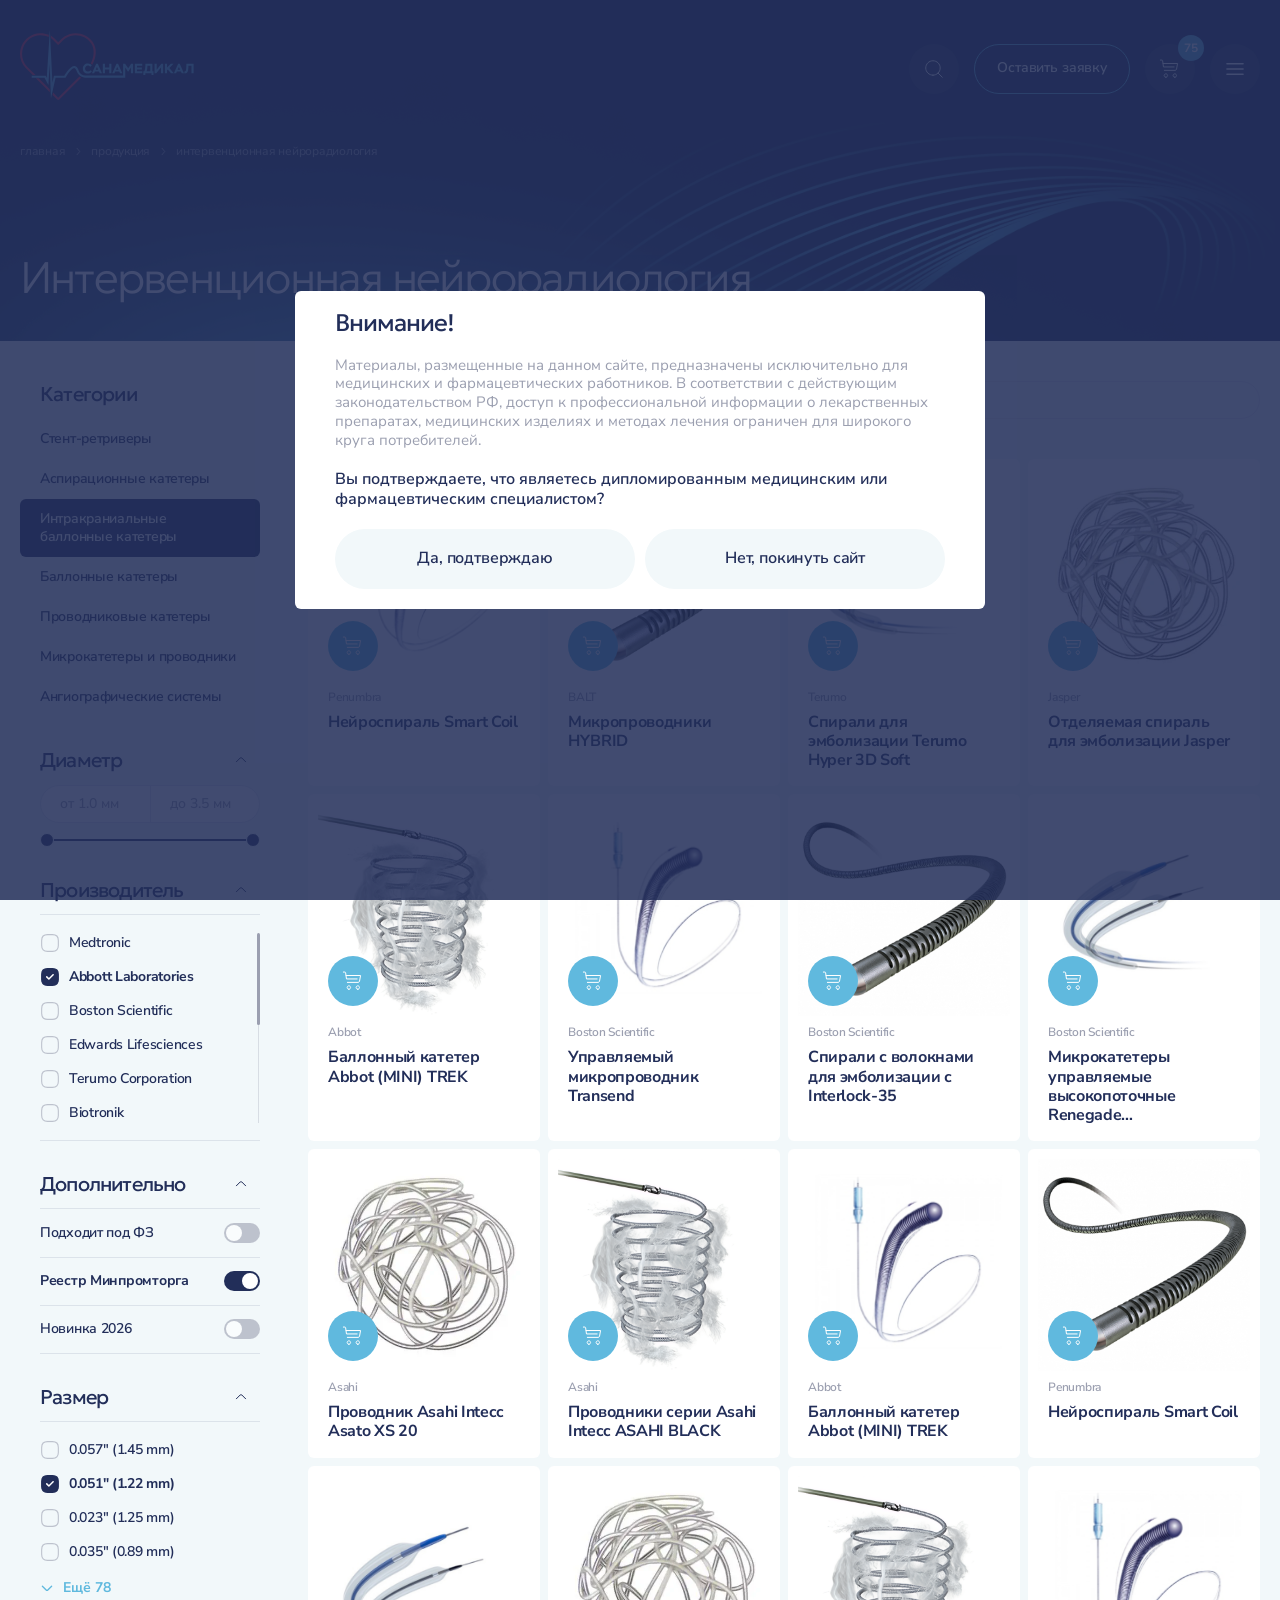
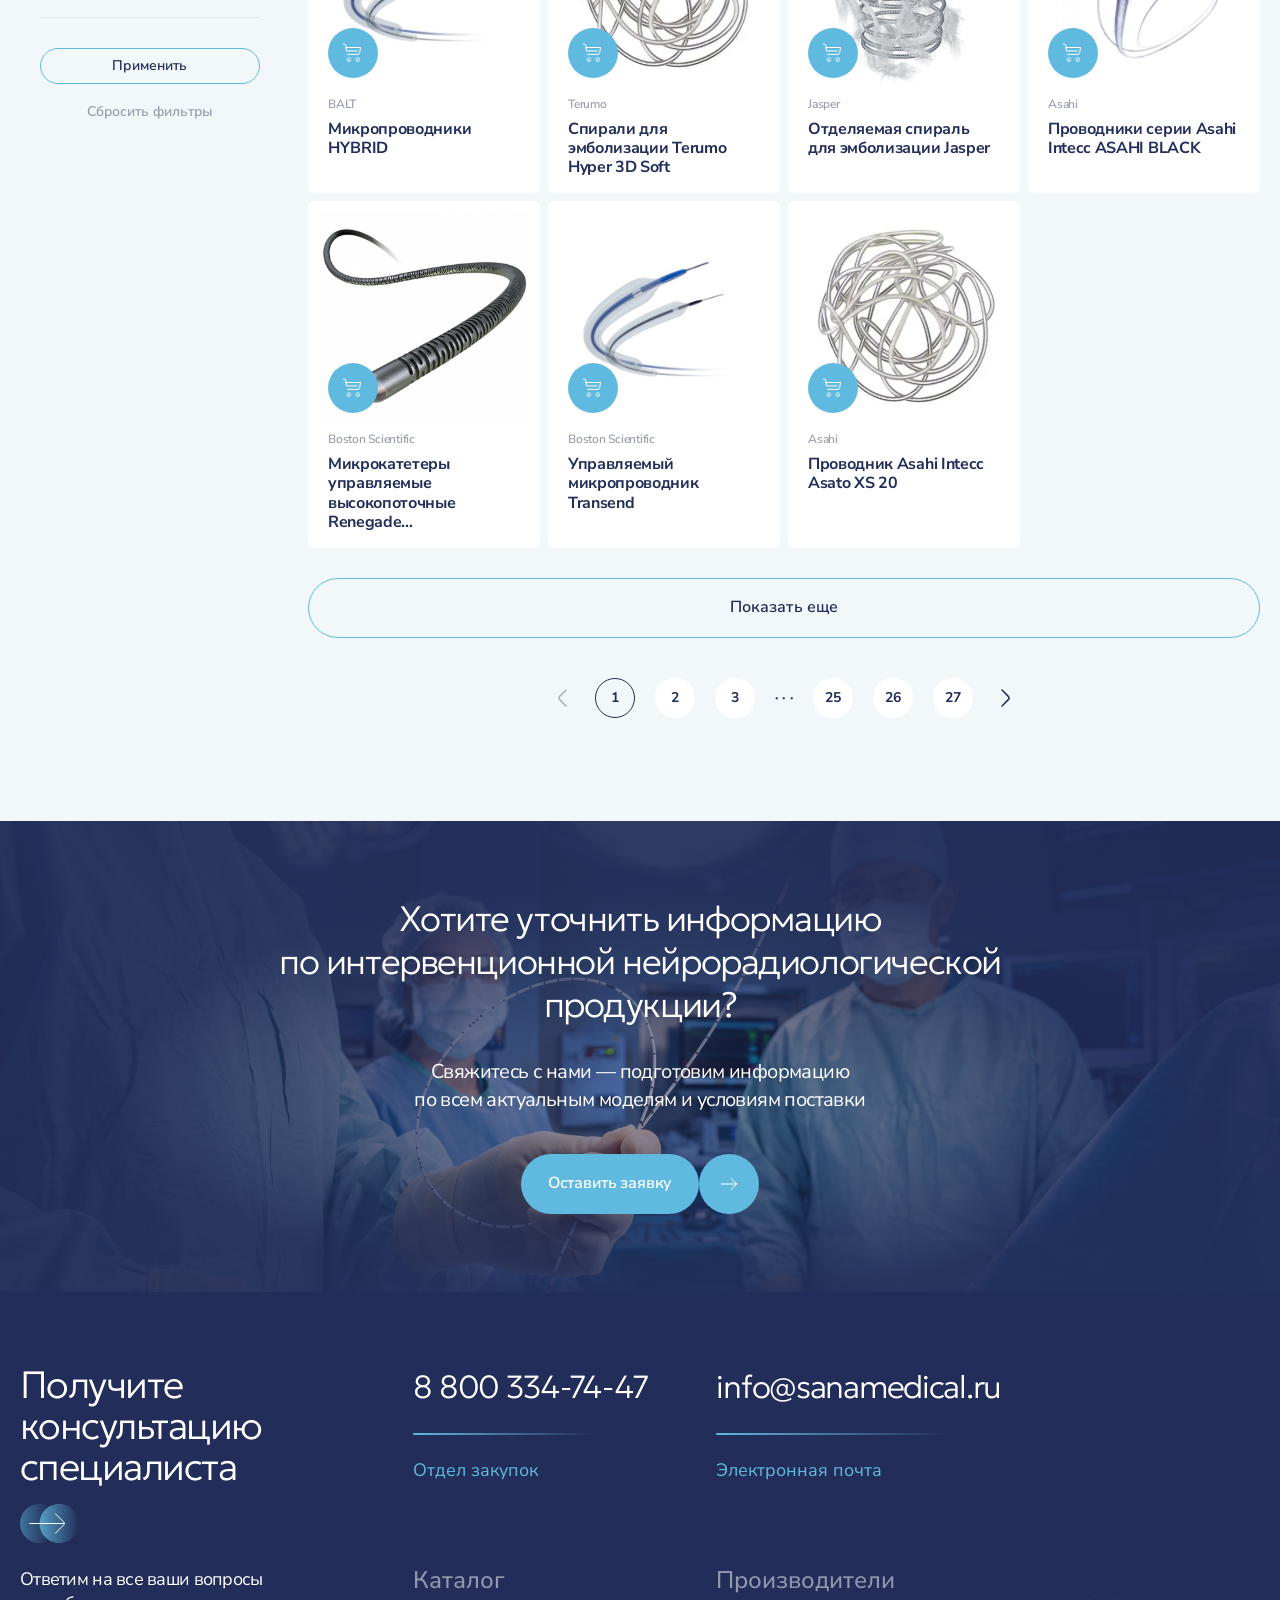
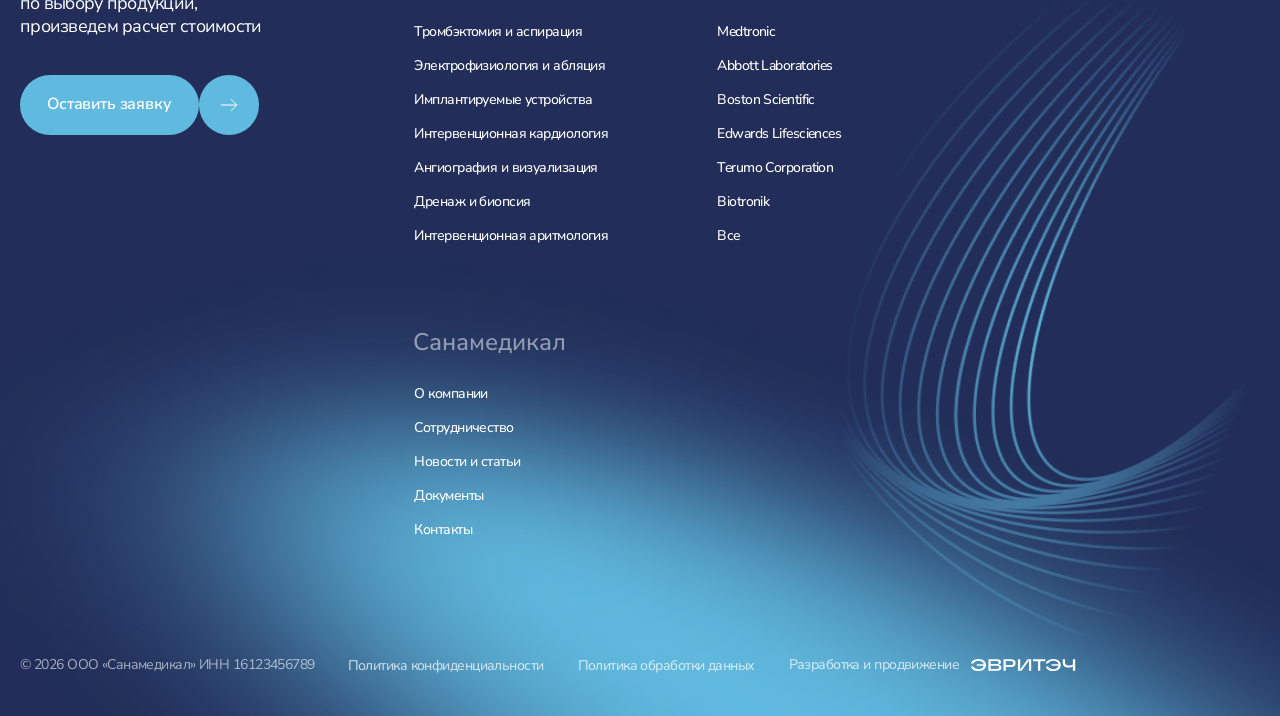
<file: catalog-category.html>
<!DOCTYPE html>
<html lang="ru">
<head>
    <meta charset="UTF-8">
    <meta name="viewport" content="width=device-width, initial-scale=1.0">
    <title>Интервенционная нейрорадиология — Санамедикал</title>

    <link rel="stylesheet" href="local/templates/sanamedikal/css/main.css">

    <link rel="preconnect" href="https://fonts.googleapis.com">
    <link rel="preconnect" href="https://fonts.gstatic.com" crossorigin>
    <link href="https://fonts.googleapis.com/css2?family=Nunito+Sans:ital,opsz,wght@0,6..12,200..1000;1,6..12,200..1000&display=swap" rel="stylesheet">
    <link href="https://fonts.googleapis.com/css2?family=Geologica:wght,CRSV@100..900,0&display=swap" rel="stylesheet">
    <script>if (!/(?:^|; )pro_access=1/.test(document.cookie)) { document.documentElement.classList.add('pro-gate-pending'); }</script>
</head>
<body class="page-catalog">
    <header class="header">
        <div class="container">
            <div class="header-wrapper flex">
                <a href="/" class="header__logo-container">
                    <img class="header__logo" src="local/templates/sanamedikal/images/logo/logo.svg" alt="Логотип Санамедикал">
                </a>

                <ul class="header__menu flex">
                    <li><a href="/catalog/" class="btn btn--link" aria-current="page">Продукция</a></li>
                    <li><a href="/brands/" class="btn btn--link">Производители</a></li>
                    <li><a href="/about/" class="btn btn--link">Компания</a></li>
                    <li><a href="/documents/" class="btn btn--link">Документы</a></li>
                    <li><a href="/cooperation/" class="btn btn--link">Сотрудничество</a></li>
                    <li><a href="/contacts/" class="btn btn--link">Новости</a></li>
                    <li><a href="/contacts/" class="btn btn--link">Контакты</a></li>
                </ul>

                <div class="header__actions flex gap-20 items-center">
                    <button class="btn btn--neutral btn--round" id="search-btn" aria-expanded="false" aria-controls="search-bar" aria-label="Открыть поиск">
                        <svg class="btn__icon" width="22" height="22" viewBox="0 0 22 22" fill="none" xmlns="http://www.w3.org/2000/svg">
                            <path d="M9.96863 17.1875C13.9554 17.1875 17.1874 13.9556 17.1874 9.96875C17.1874 5.98194 13.9554 2.75 9.96863 2.75C5.98182 2.75 2.74988 5.98194 2.74988 9.96875C2.74988 13.9556 5.98182 17.1875 9.96863 17.1875Z" stroke="white" stroke-linecap="round" stroke-linejoin="round" />
                            <path d="M15.0728 15.0735L19.2494 19.2501" stroke="white" stroke-linecap="round" stroke-linejoin="round" />
                        </svg>
                    </button>

                    <button type="button" class="btn btn--secondary js-request-btn">Оставить заявку</button>

                    <a href="#" class="header-actions__cart flex" id="cart-open-btn" aria-haspopup="dialog" aria-controls="cart-panel">
                        <button class="btn btn--neutral">Корзина</button>
                        <button class="btn btn--neutral btn--round">
                            <svg class="btn__icon" width="22" height="22" viewBox="0 0 22 22" fill="none" xmlns="http://www.w3.org/2000/svg">
                                <path d="M15.125 8.9375H4.46875L3.60264 2.62702C3.57384 2.46861 3.49035 2.32533 3.36674 2.22217C3.24313 2.11901 3.08723 2.0625 2.92623 2.0625H1.375" stroke="white" stroke-linecap="round" stroke-linejoin="round" />
                                <path d="M6.875 19.25C7.82424 19.25 8.59375 18.4805 8.59375 17.5312C8.59375 16.582 7.82424 15.8125 6.875 15.8125C5.92576 15.8125 5.15625 16.582 5.15625 17.5312C5.15625 18.4805 5.92576 19.25 6.875 19.25Z" stroke="white" stroke-linecap="round" stroke-linejoin="round" />
                                <path d="M15.8125 19.25C16.7617 19.25 17.5312 18.4805 17.5312 17.5312C17.5312 16.582 16.7617 15.8125 15.8125 15.8125C14.8633 15.8125 14.0938 16.582 14.0938 17.5312C14.0938 18.4805 14.8633 19.25 15.8125 19.25Z" stroke="white" stroke-linecap="round" stroke-linejoin="round" />
                                <path d="M5.375 12.375H16.165C16.487 12.375 16.7988 12.262 17.046 12.0557C17.2932 11.8493 17.4602 11.5628 17.5178 11.246L18.5625 5.5H4.125" stroke="white" stroke-linecap="round" stroke-linejoin="round" />
                            </svg>
                        </button>
                        <span class="header-actions__count" id="cart-count" aria-label="Товаров в корзине: 75">75</span>
                    </a>

                    <button class="btn btn--neutral btn--round" id="burger-btn" aria-expanded="false" aria-controls="mobile-menu" aria-label="Открыть меню">
                        <svg class="btn__icon burger-icon" width="22" height="22" viewBox="0 0 22 22" fill="none" xmlns="http://www.w3.org/2000/svg">
                            <line class="burger-icon__line burger-icon__line--top" x1="3" y1="5.78" x2="19" y2="5.78" stroke="white" stroke-width="1.6" stroke-linecap="round" />
                            <line class="burger-icon__line burger-icon__line--middle" x1="3" y1="11" x2="19" y2="11" stroke="white" stroke-width="1.6" stroke-linecap="round" />
                            <line class="burger-icon__line burger-icon__line--bottom" x1="3" y1="16.22" x2="19" y2="16.22" stroke="white" stroke-width="1.6" stroke-linecap="round" />
                        </svg>
                    </button>
                </div>
            </div>
        </div>
    </header>

    <div class="mobile-menu-overlay" id="mobile-menu-overlay"></div>
    <div class="cart-panel" id="cart-panel" data-cart-view="items" role="dialog" aria-modal="true" aria-label="Корзина">
        <div class="cart-panel__view cart-panel__view--empty" data-cart-view-panel="empty">
            <div class="cart-panel__bar">
                <h2 class="h2 cart-panel__empty-title">В вашей корзине <br>пока ничего нет</h2>
                <button type="button" class="btn btn--neutral btn--round cart-panel__close js-close-cart" aria-label="Закрыть">
                    <svg class="btn__icon" width="28" height="28" viewBox="0 0 28 28" fill="none" xmlns="http://www.w3.org/2000/svg">
                        <path d="M21.875 6.125L6.125 21.875" stroke="#222E59" stroke-linecap="round" stroke-linejoin="round" />
                        <path d="M21.875 21.875L6.125 6.125" stroke="#222E59" stroke-linecap="round" stroke-linejoin="round" />
                    </svg>
                </button>
            </div>

            <img class="cart-panel__dec" src="local/templates/sanamedikal/images/cart/cartDec.png" alt="" aria-hidden="true">

            <div class="cart-panel__empty">
                <p class="cart-panel__empty-text">Добавьте одну или несколько позиций, чтобы перейти к оформлению заказа</p>

                <div class="btn-group">
                    <a href="/catalog/" class="btn btn--primary btn--xl">Перейти в каталог</a>
                    <a href="/catalog/" class="btn btn--primary btn--round btn--xl" aria-label="Перейти в каталог">
                        <svg class="btn__icon" width="22" height="22" aria-hidden="true"><use href="#icon-arrow"></use></svg>
                    </a>
                </div>
            </div>
        </div>

        <div class="cart-panel__view cart-panel__view--items" data-cart-view-panel="items">
            <div class="cart-panel__header">
                <h2 class="cart-panel__title">Корзина · <span data-cart-count>75</span></h2>
                <div class="cart-panel__header-actions">
                    <button type="button" class="btn btn--link cart-panel__clear" data-cart-clear>
                        Очистить корзину
                        <svg width="16" height="16" viewBox="0 0 16 16" fill="none" xmlns="http://www.w3.org/2000/svg">
                            <path d="M14 3.98667C11.78 3.76667 9.54667 3.65334 7.32 3.65334C6 3.65334 4.68 3.72 3.36 3.85334L2 3.98667" stroke="#9B9FB0" stroke-linecap="round" stroke-linejoin="round" />
                            <path d="M5.66663 3.31334L5.81329 2.44C5.91996 1.80667 5.99996 1.33334 7.12663 1.33334H8.87329C9.99996 1.33334 10.0866 1.83334 10.1866 2.44667L10.3333 3.31334" stroke="#9B9FB0" stroke-linecap="round" stroke-linejoin="round" />
                            <path d="M12.5667 6.09333L12.1334 12.8067C12.06 13.8533 12 14.6667 10.14 14.6667H5.86002C4.00002 14.6667 3.94002 13.8533 3.86668 12.8067L3.43335 6.09333" stroke="#9B9FB0" stroke-linecap="round" stroke-linejoin="round" />
                            <path d="M6.88672 11H9.10672" stroke="#9B9FB0" stroke-linecap="round" stroke-linejoin="round" />
                            <path d="M6.33337 8.33334H9.66671" stroke="#9B9FB0" stroke-linecap="round" stroke-linejoin="round" />
                        </svg>
                    </button>
                    <button type="button" class="btn btn--neutral btn--round cart-panel__close js-close-cart" aria-label="Закрыть">
                        <svg class="btn__icon" width="28" height="28" viewBox="0 0 28 28" fill="none" xmlns="http://www.w3.org/2000/svg">
                            <path d="M21.875 6.125L6.125 21.875" stroke="#222E59" stroke-linecap="round" stroke-linejoin="round" />
                            <path d="M21.875 21.875L6.125 6.125" stroke="#222E59" stroke-linecap="round" stroke-linejoin="round" />
                        </svg>
                    </button>
                </div>
            </div>

            <div class="cart-panel__body">
                <ul class="cart-list" data-cart-list>
                <li class="cart-item" data-cart-item data-qty="30">
                    <img class="cart-item__media" src="local/templates/sanamedikal/images/catalog/catalogItem3.png" alt="Спирали для эмболизации Terumo Hyper 3D Soft">
                    <div class="cart-item__body">
                        <p class="cart-item__brand">Terumo</p>
                        <p class="cart-item__title">Спирали для эмболизации Terumo Hyper 3D Soft</p>
                        <span class="cart-item__model">Model: Transend™ - <span class="cart-item__model-code">M001468010</span></span>
                    </div>
                    <div class="cart-item__qty">
                        <button type="button" class="cart-item__qty-btn cart-item__qty-btn--minus" data-qty-minus aria-label="Уменьшить количество"><svg width="18" height="18" viewBox="0 0 18 18" fill="none" xmlns="http://www.w3.org/2000/svg"><path d="M2.8125 9H15.1875" stroke="currentColor" stroke-linecap="round" stroke-linejoin="round" /></svg></button>
                        <span class="cart-item__qty-value" data-qty-value>30 шт</span>
                        <button type="button" class="cart-item__qty-btn cart-item__qty-btn--plus" data-qty-plus aria-label="Увеличить количество"><svg width="18" height="18" viewBox="0 0 18 18" fill="none" xmlns="http://www.w3.org/2000/svg"><path d="M2.8125 9H15.1875" stroke="currentColor" stroke-linecap="round" stroke-linejoin="round" /><path d="M9 2.8125V15.1875" stroke="currentColor" stroke-linecap="round" stroke-linejoin="round" /></svg></button>
                    </div>
                    <button type="button" class="cart-item__remove" data-cart-remove aria-label="Удалить товар">
                        <svg width="22" height="22" viewBox="0 0 22 22" fill="none" xmlns="http://www.w3.org/2000/svg">
                            <path d="M17.1875 4.8125L4.8125 17.1875" stroke="#9B9FB0" stroke-linecap="round" stroke-linejoin="round" />
                            <path d="M17.1875 17.1875L4.8125 4.8125" stroke="#9B9FB0" stroke-linecap="round" stroke-linejoin="round" />
                        </svg>
                    </button>
                </li>
                <li class="cart-item" data-cart-item data-qty="14">
                    <img class="cart-item__media" src="local/templates/sanamedikal/images/catalog/catalogItem2.png" alt="Микрокатетеры управляемые высокопоточные Renegade Hi Flo и Renegade">
                    <div class="cart-item__body">
                        <p class="cart-item__brand">Boston Scientific</p>
                        <p class="cart-item__title">Микрокатетеры управляемые высокопоточные Renegade Hi Flo и Renegade</p>
                        <span class="cart-item__model">Model: Renegade - <span class="cart-item__model-code">L438899042</span></span>
                    </div>
                    <div class="cart-item__qty">
                        <button type="button" class="cart-item__qty-btn cart-item__qty-btn--minus" data-qty-minus aria-label="Уменьшить количество"><svg width="18" height="18" viewBox="0 0 18 18" fill="none" xmlns="http://www.w3.org/2000/svg"><path d="M2.8125 9H15.1875" stroke="currentColor" stroke-linecap="round" stroke-linejoin="round" /></svg></button>
                        <span class="cart-item__qty-value" data-qty-value>14 шт</span>
                        <button type="button" class="cart-item__qty-btn cart-item__qty-btn--plus" data-qty-plus aria-label="Увеличить количество"><svg width="18" height="18" viewBox="0 0 18 18" fill="none" xmlns="http://www.w3.org/2000/svg"><path d="M2.8125 9H15.1875" stroke="currentColor" stroke-linecap="round" stroke-linejoin="round" /><path d="M9 2.8125V15.1875" stroke="currentColor" stroke-linecap="round" stroke-linejoin="round" /></svg></button>
                    </div>
                    <button type="button" class="cart-item__remove" data-cart-remove aria-label="Удалить товар">
                        <svg width="22" height="22" viewBox="0 0 22 22" fill="none" xmlns="http://www.w3.org/2000/svg">
                            <path d="M17.1875 4.8125L4.8125 17.1875" stroke="#9B9FB0" stroke-linecap="round" stroke-linejoin="round" />
                            <path d="M17.1875 17.1875L4.8125 4.8125" stroke="#9B9FB0" stroke-linecap="round" stroke-linejoin="round" />
                        </svg>
                    </button>
                </li>
                <li class="cart-item cart-item--locked" data-cart-item data-qty="1">
                    <img class="cart-item__media" src="local/templates/sanamedikal/images/catalog/catalogItem4.png" alt="Баллонный катетер Abbot (MINI) TREK">
                    <div class="cart-item__body">
                        <p class="cart-item__brand">Abbot</p>
                        <p class="cart-item__title">Баллонный катетер Abbot (MINI) TREK</p>
                        <span class="cart-item__model">Модификацию уточним при подготовке КП</span>
                    </div>
                    <div class="cart-item__qty">
                        <button type="button" class="cart-item__qty-btn cart-item__qty-btn--minus" data-qty-minus aria-label="Уменьшить количество" disabled><svg width="18" height="18" viewBox="0 0 18 18" fill="none" xmlns="http://www.w3.org/2000/svg"><path d="M2.8125 9H15.1875" stroke="currentColor" stroke-linecap="round" stroke-linejoin="round" /></svg></button>
                        <span class="cart-item__qty-value" data-qty-value>1 шт</span>
                        <button type="button" class="cart-item__qty-btn cart-item__qty-btn--plus" data-qty-plus aria-label="Увеличить количество" disabled><svg width="18" height="18" viewBox="0 0 18 18" fill="none" xmlns="http://www.w3.org/2000/svg"><path d="M2.8125 9H15.1875" stroke="currentColor" stroke-linecap="round" stroke-linejoin="round" /><path d="M9 2.8125V15.1875" stroke="currentColor" stroke-linecap="round" stroke-linejoin="round" /></svg></button>
                    </div>
                    <button type="button" class="cart-item__remove" data-cart-remove aria-label="Удалить товар">
                        <svg width="22" height="22" viewBox="0 0 22 22" fill="none" xmlns="http://www.w3.org/2000/svg">
                            <path d="M17.1875 4.8125L4.8125 17.1875" stroke="#9B9FB0" stroke-linecap="round" stroke-linejoin="round" />
                            <path d="M17.1875 17.1875L4.8125 4.8125" stroke="#9B9FB0" stroke-linecap="round" stroke-linejoin="round" />
                        </svg>
                    </button>
                </li>
                <li class="cart-item" data-cart-item data-qty="30">
                    <img class="cart-item__media" src="local/templates/sanamedikal/images/catalog/catalogItem1.png" alt="Спирали с волокнами для эмболизации с Interlock-35">
                    <div class="cart-item__body">
                        <p class="cart-item__brand">Boston Scientific</p>
                        <p class="cart-item__title">Спирали с волокнами для эмболизации с Interlock-35</p>
                        <span class="cart-item__model">Model: Transend™ - <span class="cart-item__model-code">M001468010</span></span>
                    </div>
                    <div class="cart-item__qty">
                        <button type="button" class="cart-item__qty-btn cart-item__qty-btn--minus" data-qty-minus aria-label="Уменьшить количество"><svg width="18" height="18" viewBox="0 0 18 18" fill="none" xmlns="http://www.w3.org/2000/svg"><path d="M2.8125 9H15.1875" stroke="currentColor" stroke-linecap="round" stroke-linejoin="round" /></svg></button>
                        <span class="cart-item__qty-value" data-qty-value>30 шт</span>
                        <button type="button" class="cart-item__qty-btn cart-item__qty-btn--plus" data-qty-plus aria-label="Увеличить количество"><svg width="18" height="18" viewBox="0 0 18 18" fill="none" xmlns="http://www.w3.org/2000/svg"><path d="M2.8125 9H15.1875" stroke="currentColor" stroke-linecap="round" stroke-linejoin="round" /><path d="M9 2.8125V15.1875" stroke="currentColor" stroke-linecap="round" stroke-linejoin="round" /></svg></button>
                    </div>
                    <button type="button" class="cart-item__remove" data-cart-remove aria-label="Удалить товар">
                        <svg width="22" height="22" viewBox="0 0 22 22" fill="none" xmlns="http://www.w3.org/2000/svg">
                            <path d="M17.1875 4.8125L4.8125 17.1875" stroke="#9B9FB0" stroke-linecap="round" stroke-linejoin="round" />
                            <path d="M17.1875 17.1875L4.8125 4.8125" stroke="#9B9FB0" stroke-linecap="round" stroke-linejoin="round" />
                        </svg>
                    </button>
                </li>
            </ul>

            </div>

            <div class="cart-panel__footer">
                <button type="button" class="btn btn--primary cart-panel__submit" data-cart-checkout>Оформить заказ</button>
            </div>
        </div>

        <div class="cart-panel__view cart-panel__view--checkout" data-cart-view-panel="checkout">
            <div class="cart-panel__header">
                <h2 class="cart-panel__title">Оформить заказ</h2>
                <button type="button" class="btn btn--neutral btn--round cart-panel__close js-close-cart" aria-label="Закрыть">
                    <svg class="btn__icon" width="28" height="28" viewBox="0 0 28 28" fill="none" xmlns="http://www.w3.org/2000/svg">
                        <path d="M21.875 6.125L6.125 21.875" stroke="#222E59" stroke-linecap="round" stroke-linejoin="round" />
                        <path d="M21.875 21.875L6.125 6.125" stroke="#222E59" stroke-linecap="round" stroke-linejoin="round" />
                    </svg>
                </button>
            </div>

            <div class="cart-panel__body">

                <div class="tabs" role="tablist">
                <button type="button" class="tabs__item is-active" role="tab" aria-selected="true" data-tab="price">Запрос цены</button>
                <button type="button" class="tabs__item" role="tab" aria-selected="false" data-tab="stock">Запрос наличия</button>
                <button type="button" class="tabs__item" role="tab" aria-selected="false" data-tab="offer">Запросить КП</button>
            </div>

            <form class="modal__form cart-panel__form js-validate-form" id="cart-checkout-form" novalidate>
                <div class="modal__row">
                    <div class="field">
                        <label class="field__label" for="cart-org">Название организации</label>
                        <input type="text" class="input" id="cart-org" name="org" placeholder="ООО..." required>
                        <span class="field__line"></span>
                    </div>

                    <div class="field">
                        <label class="field__label" for="cart-inn">ИНН организации</label>
                        <input type="text" class="input" id="cart-inn" name="inn" inputmode="numeric" placeholder="4392004106" required data-validate="inn">
                        <span class="field__line"></span>
                    </div>
                </div>

                <div class="field">
                    <label class="field__label" for="cart-name">ФИО контактного лица</label>
                    <input type="text" class="input" id="cart-name" name="name" autocomplete="name" placeholder="Иванов Иван Иванович" required data-validate="name">
                    <span class="field__line"></span>
                </div>

                <div class="field">
                    <label class="field__label" for="cart-hospital">Название ЛПУ и города</label>
                    <input type="text" class="input" id="cart-hospital" name="hospital" placeholder="ГБУЗ «Морозовская ДГКБ ДЗМ», Москва" required>
                    <span class="field__line"></span>
                </div>

                <div class="modal__row">
                    <div class="field">
                        <label class="field__label" for="cart-phone">Номер телефона</label>
                        <input type="tel" class="input" id="cart-phone" name="phone" autocomplete="tel" placeholder="+7" required data-validate="phone">
                        <span class="field__line"></span>
                    </div>

                    <div class="field">
                        <label class="field__label" for="cart-email">Электронная почта</label>
                        <input type="email" class="input" id="cart-email" name="email" autocomplete="email" placeholder="company@mail.ru" required data-validate="email">
                        <span class="field__line"></span>
                    </div>
                </div>

                <div class="field">
                    <label class="field__label" for="cart-comment">Ваш комментарий</label>
                    <input type="text" class="input" id="cart-comment" name="comment" placeholder="Необходимо...">
                    <span class="field__line"></span>
                </div>

                <div class="checkbox-row">
                    <input type="checkbox" class="checkbox" id="cart-agree" name="agree" required>
                    <label class="checkbox-label" for="cart-agree">
                        <svg width="18" height="18" viewBox="0 0 18 18" fill="none" xmlns="http://www.w3.org/2000/svg">
                            <path d="M6.75 16.5H11.25C15 16.5 16.5 15 16.5 11.25V6.75C16.5 3 15 1.5 11.25 1.5H6.75C3 1.5 1.5 3 1.5 6.75V11.25C1.5 15 3 16.5 6.75 16.5Z" fill="#222E59" />
                            <path d="M6.75 16.5H11.25C15 16.5 16.5 15 16.5 11.25V6.75C16.5 3 15 1.5 11.25 1.5H6.75C3 1.5 1.5 3 1.5 6.75V11.25C1.5 15 3 16.5 6.75 16.5Z" stroke="#9B9FB0" stroke-linecap="round" stroke-linejoin="round" />
                        </svg>
                        <svg width="8" height="6" viewBox="0 0 8 6" fill="none" xmlns="http://www.w3.org/2000/svg">
                            <path d="M0.75 2.8725L2.8725 4.995L7.125 0.75" stroke="white" stroke-width="1.5" stroke-linecap="round" stroke-linejoin="round" />
                        </svg>
                    </label>
                    <div class="checkbox-text">Принимаю <a href="/policy/">условия обработки</a> персональных данных</div>
                </div>
            </form>
            </div>

            <div class="cart-panel__footer">
                <button type="submit" form="cart-checkout-form" class="btn btn--primary cart-panel__submit">Оформить заказ</button>
            </div>
        </div>
    </div>

    <div class="mobile-menu" id="mobile-menu" role="dialog" aria-modal="true" aria-label="Меню">
        <div class="mobile-menu__header">
            <span class="mobile-menu__title">Меню</span>
            <button class="btn btn--neutral btn--round" id="mobile-menu-close" aria-label="Закрыть меню">
                <svg class="btn__icon" width="16" height="16" viewBox="0 0 16 16" fill="none" xmlns="http://www.w3.org/2000/svg">
                    <path d="M12.5 3.5L3.5 12.5" stroke="#222E59" stroke-width="1.5" stroke-linecap="round" stroke-linejoin="round" />
                    <path d="M3.5 3.5L12.5 12.5" stroke="#222E59" stroke-width="1.5" stroke-linecap="round" stroke-linejoin="round" />
                </svg>
            </button>
        </div>

        <nav class="mobile-menu__nav">
            <ul class="mobile-menu__list">
                <li><a href="/catalog/" class="btn btn--link mobile-menu__link" aria-current="page">Продукция</a></li>
                <li><a href="/brands/" class="btn btn--link mobile-menu__link">Производители</a></li>
                <li><a href="/about/" class="btn btn--link mobile-menu__link">Компания</a></li>
                <li><a href="/documents/" class="btn btn--link mobile-menu__link">Документы</a></li>
                <li><a href="/cooperation/" class="btn btn--link mobile-menu__link">Сотрудничество</a></li>
                <li><a href="/contacts/" class="btn btn--link mobile-menu__link">Новости</a></li>
                <li><a href="/contacts/" class="btn btn--link mobile-menu__link">Контакты</a></li>
            </ul>
        </nav>

        <div class="mobile-menu__footer">
            <button type="button" class="btn btn--primary btn--block-mobile js-request-btn">Оставить заявку</button>
        </div>
    </div>

    <div class="search" id="search-bar" role="search">
        <div class="search__bar">
            <svg class="search__bar-icon" width="22" height="22" viewBox="0 0 22 22" fill="none" xmlns="http://www.w3.org/2000/svg">
                <path d="M9.96875 17.1875C13.9556 17.1875 17.1875 13.9556 17.1875 9.96875C17.1875 5.98194 13.9556 2.75 9.96875 2.75C5.98194 2.75 2.75 5.98194 2.75 9.96875C2.75 13.9556 5.98194 17.1875 9.96875 17.1875Z" stroke="#222E59" stroke-linecap="round" stroke-linejoin="round" />
                <path d="M15.0742 15.0735L19.2508 19.2501" stroke="#222E59" stroke-linecap="round" stroke-linejoin="round" />
            </svg>

            <input type="text" class="search__input" id="search-input" name="q" placeholder="Найти..." autocomplete="off">

            <a href="/search/" class="btn btn--primary search__submit" id="search-submit">Найти</a>

            <button type="button" class="btn btn--link search__clear" id="search-clear" aria-label="Очистить поле">
                <svg width="22" height="22" viewBox="0 0 22 22" fill="none" xmlns="http://www.w3.org/2000/svg">
                    <path d="M17.1875 4.8125L4.8125 17.1875" stroke="#9B9FB0" stroke-linecap="round" stroke-linejoin="round" />
                    <path d="M17.1875 17.1875L4.8125 4.8125" stroke="#9B9FB0" stroke-linecap="round" stroke-linejoin="round" />
                </svg>
            </button>
        </div>

        <div class="select__dropdown search__dropdown" id="search-dropdown">
            <ul class="search__results" id="search-results"></ul>
        </div>
    </div>

    <div class="modal" id="request-modal" role="dialog" aria-modal="true" aria-label="Оставить заявку">
        <div class="modal__header">
            <h2 class="modal__title">Оставить заявку</h2>

            <button type="button" class="modal__close js-close-request-modal" aria-label="Закрыть">
                <svg width="34" height="34" viewBox="0 0 34 34" fill="none" xmlns="http://www.w3.org/2000/svg">
                    <path d="M26.5625 7.4375L7.4375 26.5625" stroke="#222E59" stroke-linecap="round" stroke-linejoin="round" />
                    <path d="M26.5625 26.5625L7.4375 7.4375" stroke="#222E59" stroke-linecap="round" stroke-linejoin="round" />
                </svg>
            </button>

            <button type="button" class="btn btn--neutral btn--round modal__close-mobile js-close-request-modal" aria-label="Закрыть">
                <svg class="btn__icon" width="16" height="16" viewBox="0 0 16 16" fill="none" xmlns="http://www.w3.org/2000/svg">
                    <path d="M12.5 3.5L3.5 12.5" stroke="#222E59" stroke-width="1.5" stroke-linecap="round" stroke-linejoin="round" />
                    <path d="M3.5 3.5L12.5 12.5" stroke="#222E59" stroke-width="1.5" stroke-linecap="round" stroke-linejoin="round" />
                </svg>
            </button>
        </div>

        <div class="modal__body">
            <div class="tabs" role="tablist">
                <button type="button" class="tabs__item is-active" role="tab" aria-selected="true" data-tab="question">Задать вопрос</button>
                <button type="button" class="tabs__item" role="tab" aria-selected="false" data-tab="partnership">Заявка на сотрудничество</button>
            </div>

            <form class="modal__form" id="request-form" novalidate>
                <div class="field">
                    <label class="field__label" for="request-comment">Ваш комментарий</label>
                    <input type="text" class="input" id="request-comment" name="comment" placeholder="Необходимо...">
                    <span class="field__line"></span>
                </div>

                <div class="field">
                    <label class="field__label" for="request-name">ФИО контактного лица</label>
                    <input type="text" class="input" id="request-name" name="name" autocomplete="name" placeholder="Иванов Иван Иванович" required data-validate="name">
                    <span class="field__line"></span>
                </div>

                <div class="modal__row">
                    <div class="field">
                        <label class="field__label" for="request-org">Название организации</label>
                        <input type="text" class="input" id="request-org" name="org" placeholder="ООО..." required>
                        <span class="field__line"></span>
                    </div>

                    <div class="field">
                        <label class="field__label" for="request-inn">ИНН организации</label>
                        <input type="text" class="input" id="request-inn" name="inn" inputmode="numeric" placeholder="4392004106" required data-validate="inn">
                        <span class="field__line"></span>
                    </div>
                </div>

                <div class="modal__row">
                    <div class="field">
                        <label class="field__label" for="request-phone">Номер телефона</label>
                        <input type="tel" class="input" id="request-phone" name="phone" autocomplete="tel" placeholder="+7" required data-validate="phone">
                        <span class="field__line"></span>
                    </div>

                    <div class="field">
                        <label class="field__label" for="request-email">Электронная почта</label>
                        <input type="email" class="input" id="request-email" name="email" autocomplete="email" placeholder="company@mail.ru" required data-validate="email">
                        <span class="field__line"></span>
                    </div>
                </div>

                <div class="checkbox-row">
                    <input type="checkbox" class="checkbox" id="request-agree" name="agree" required>
                    <label class="checkbox-label" for="request-agree">
                        <svg width="18" height="18" viewBox="0 0 18 18" fill="none" xmlns="http://www.w3.org/2000/svg">
                            <path d="M6.75 16.5H11.25C15 16.5 16.5 15 16.5 11.25V6.75C16.5 3 15 1.5 11.25 1.5H6.75C3 1.5 1.5 3 1.5 6.75V11.25C1.5 15 3 16.5 6.75 16.5Z" fill="#222E59" />
                            <path d="M6.75 16.5H11.25C15 16.5 16.5 15 16.5 11.25V6.75C16.5 3 15 1.5 11.25 1.5H6.75C3 1.5 1.5 3 1.5 6.75V11.25C1.5 15 3 16.5 6.75 16.5Z" stroke="#9B9FB0" stroke-linecap="round" stroke-linejoin="round" />
                        </svg>
                        <svg width="8" height="6" viewBox="0 0 8 6" fill="none" xmlns="http://www.w3.org/2000/svg">
                            <path d="M0.75 2.8725L2.8725 4.995L7.125 0.75" stroke="white" stroke-width="1.5" stroke-linecap="round" stroke-linejoin="round" />
                        </svg>
                    </label>
                    <div class="checkbox-text">Принимаю <a href="/policy/">условия обработки</a> персональных данных</div>
                </div>
            </form>
        </div>

        <div class="modal__footer">
            <button type="submit" form="request-form" class="btn btn--primary modal__submit">Отправить заявку</button>
        </div>
    </div>

    <main>
        <section class="page-hero" data-header-trigger>
            <div class="container">
                <nav class="breadcrumbs" aria-label="Хлебные крошки">
                    <ol class="breadcrumbs__list">
                        <li class="breadcrumbs__item">
                            <a href="/" class="breadcrumbs__link">главная</a>
                            <svg class="breadcrumbs__sep" width="10" height="10" aria-hidden="true"><use href="#icon-chevron-right"></use></svg>
                        </li>
                        <li class="breadcrumbs__item">
                            <a href="/catalog/" class="breadcrumbs__link">продукция</a>
                            <svg class="breadcrumbs__sep" width="10" height="10" aria-hidden="true"><use href="#icon-chevron-right"></use></svg>
                        </li>
                        <li class="breadcrumbs__item" aria-current="page">интервенционная нейрорадиология</li>
                    </ol>
                </nav>

                <h1 class="h1 page-hero__title">Интервенционная нейрорадиология</h1>
            </div>
        </section>

        <section class="catalog-section catalog-list section">
            <div class="container">
                <div class="catalog-list__layout">
                    <aside class="catalog-filters" id="catalog-filters">
                        <div class="catalog-filters__modal-header">
                            <span class="catalog-filters__modal-title">Фильтры</span>
                            <button type="button" class="btn btn--neutral btn--round" id="catalog-filters-close" aria-label="Закрыть">
                                <svg class="btn__icon" width="16" height="16" viewBox="0 0 16 16" fill="none" xmlns="http://www.w3.org/2000/svg">
                                    <path d="M12.5 3.5L3.5 12.5" stroke="#222E59" stroke-width="1.5" stroke-linecap="round" stroke-linejoin="round" />
                                    <path d="M3.5 3.5L12.5 12.5" stroke="#222E59" stroke-width="1.5" stroke-linecap="round" stroke-linejoin="round" />
                                </svg>
                            </button>
                        </div>

                        <div class="catalog-filters__modal-body">
                        <div class="filter-block filter-group" data-filter-group>
                            <button type="button" class="filter-group__toggle" data-filter-toggle aria-controls="filter-categories">
                                <span class="filter-group__title">Категории</span>
                                <svg class="filter-group__arrow" width="14" height="14" aria-hidden="true"><use href="#icon-filter-chevron"></use></svg>
                            </button>
                            <div class="filter-group__body" id="filter-categories">
                                <div class="filter-group__body-inner">
                                    <nav class="filter-categories">
                                        <a href="#" class="filter-categories__item">Стент-ретриверы</a>
                                        <a href="#" class="filter-categories__item">Аспирационные катетеры</a>
                                        <a href="#" class="filter-categories__item is-active" aria-current="page">Интракраниальные баллонные катетеры</a>
                                        <a href="#" class="filter-categories__item">Баллонные катетеры</a>
                                        <a href="#" class="filter-categories__item">Проводниковые катетеры</a>
                                        <a href="#" class="filter-categories__item">Микрокатетеры и проводники</a>
                                        <a href="#" class="filter-categories__item">Ангиографические системы</a>
                                    </nav>
                                </div>
                            </div>
                        </div>

                        <div class="filter-group filter-group--slider is-open" data-filter-group>
                            <button type="button" class="filter-group__toggle" data-filter-toggle aria-controls="filter-diameter">
                                <span class="filter-group__title">Диаметр</span>
                                <svg class="filter-group__arrow" width="14" height="14" aria-hidden="true"><use href="#icon-filter-chevron"></use></svg>
                            </button>
                            <div class="filter-group__body" id="filter-diameter">
                                <div class="filter-group__body-inner">
                                    <div class="filter-group__body-inner-pad">
                                        <div class="range-slider" data-range-slider data-unit="мм">
                                            <div class="range-slider__values">
                                                <span class="range-slider__value" data-range-out="min">от 1.6 мм</span>
                                                <span class="range-slider__value" data-range-out="max">до 2.8 мм</span>
                                            </div>
                                            <div class="range-slider__track">
                                                <div class="range-slider__range" data-range-fill></div>
                                                <input type="range" class="range-slider__input" min="1" max="3.5" step="0.1" value="1" data-range-input="min" aria-label="Минимальный диаметр">
                                                <input type="range" class="range-slider__input" min="1" max="3.5" step="0.1" value="3.5" data-range-input="max" aria-label="Максимальный диаметр">
                                            </div>
                                        </div>
                                    </div>
                                </div>
                            </div>
                        </div>

                        <div class="filter-group is-open" data-filter-group>
                            <button type="button" class="filter-group__toggle" data-filter-toggle aria-controls="filter-brand">
                                <span class="filter-group__title">Производитель</span>
                                <svg class="filter-group__arrow" width="14" height="14" aria-hidden="true"><use href="#icon-filter-chevron"></use></svg>
                            </button>
                            <div class="filter-group__body" id="filter-brand">
                                <div class="filter-group__body-inner">
                                    <div class="filter-group__body-inner-pad">
                                        <ul class="filter-checklist filter-checklist--scroll">
                                            <li class="checkbox-row">
                                                <input type="checkbox" class="checkbox" id="brand-medtronic">
                                                <label class="checkbox-label" for="brand-medtronic">
                                                    <svg width="18" height="18" viewBox="0 0 18 18" fill="none" xmlns="http://www.w3.org/2000/svg">
                                                        <path d="M6.75 16.5H11.25C15 16.5 16.5 15 16.5 11.25V6.75C16.5 3 15 1.5 11.25 1.5H6.75C3 1.5 1.5 3 1.5 6.75V11.25C1.5 15 3 16.5 6.75 16.5Z" fill="#222E59" />
                                                        <path d="M6.75 16.5H11.25C15 16.5 16.5 15 16.5 11.25V6.75C16.5 3 15 1.5 11.25 1.5H6.75C3 1.5 1.5 3 1.5 6.75V11.25C1.5 15 3 16.5 6.75 16.5Z" stroke="#9B9FB0" stroke-linecap="round" stroke-linejoin="round" />
                                                    </svg>
                                                    <svg width="8" height="6" viewBox="0 0 8 6" fill="none" xmlns="http://www.w3.org/2000/svg">
                                                        <path d="M0.75 2.8725L2.8725 4.995L7.125 0.75" stroke="white" stroke-width="1.5" stroke-linecap="round" stroke-linejoin="round" />
                                                    </svg>
                                                </label>
                                                <div class="checkbox-text">Medtronic</div>
                                            </li>
                                            <li class="checkbox-row">
                                                <input type="checkbox" class="checkbox" id="brand-abbott" checked>
                                                <label class="checkbox-label" for="brand-abbott">
                                                    <svg width="18" height="18" viewBox="0 0 18 18" fill="none" xmlns="http://www.w3.org/2000/svg">
                                                        <path d="M6.75 16.5H11.25C15 16.5 16.5 15 16.5 11.25V6.75C16.5 3 15 1.5 11.25 1.5H6.75C3 1.5 1.5 3 1.5 6.75V11.25C1.5 15 3 16.5 6.75 16.5Z" fill="#222E59" />
                                                        <path d="M6.75 16.5H11.25C15 16.5 16.5 15 16.5 11.25V6.75C16.5 3 15 1.5 11.25 1.5H6.75C3 1.5 1.5 3 1.5 6.75V11.25C1.5 15 3 16.5 6.75 16.5Z" stroke="#9B9FB0" stroke-linecap="round" stroke-linejoin="round" />
                                                    </svg>
                                                    <svg width="8" height="6" viewBox="0 0 8 6" fill="none" xmlns="http://www.w3.org/2000/svg">
                                                        <path d="M0.75 2.8725L2.8725 4.995L7.125 0.75" stroke="white" stroke-width="1.5" stroke-linecap="round" stroke-linejoin="round" />
                                                    </svg>
                                                </label>
                                                <div class="checkbox-text">Abbott Laboratories</div>
                                            </li>
                                            <li class="checkbox-row">
                                                <input type="checkbox" class="checkbox" id="brand-boston">
                                                <label class="checkbox-label" for="brand-boston">
                                                    <svg width="18" height="18" viewBox="0 0 18 18" fill="none" xmlns="http://www.w3.org/2000/svg">
                                                        <path d="M6.75 16.5H11.25C15 16.5 16.5 15 16.5 11.25V6.75C16.5 3 15 1.5 11.25 1.5H6.75C3 1.5 1.5 3 1.5 6.75V11.25C1.5 15 3 16.5 6.75 16.5Z" fill="#222E59" />
                                                        <path d="M6.75 16.5H11.25C15 16.5 16.5 15 16.5 11.25V6.75C16.5 3 15 1.5 11.25 1.5H6.75C3 1.5 1.5 3 1.5 6.75V11.25C1.5 15 3 16.5 6.75 16.5Z" stroke="#9B9FB0" stroke-linecap="round" stroke-linejoin="round" />
                                                    </svg>
                                                    <svg width="8" height="6" viewBox="0 0 8 6" fill="none" xmlns="http://www.w3.org/2000/svg">
                                                        <path d="M0.75 2.8725L2.8725 4.995L7.125 0.75" stroke="white" stroke-width="1.5" stroke-linecap="round" stroke-linejoin="round" />
                                                    </svg>
                                                </label>
                                                <div class="checkbox-text">Boston Scientific</div>
                                            </li>
                                            <li class="checkbox-row">
                                                <input type="checkbox" class="checkbox" id="brand-edwards">
                                                <label class="checkbox-label" for="brand-edwards">
                                                    <svg width="18" height="18" viewBox="0 0 18 18" fill="none" xmlns="http://www.w3.org/2000/svg">
                                                        <path d="M6.75 16.5H11.25C15 16.5 16.5 15 16.5 11.25V6.75C16.5 3 15 1.5 11.25 1.5H6.75C3 1.5 1.5 3 1.5 6.75V11.25C1.5 15 3 16.5 6.75 16.5Z" fill="#222E59" />
                                                        <path d="M6.75 16.5H11.25C15 16.5 16.5 15 16.5 11.25V6.75C16.5 3 15 1.5 11.25 1.5H6.75C3 1.5 1.5 3 1.5 6.75V11.25C1.5 15 3 16.5 6.75 16.5Z" stroke="#9B9FB0" stroke-linecap="round" stroke-linejoin="round" />
                                                    </svg>
                                                    <svg width="8" height="6" viewBox="0 0 8 6" fill="none" xmlns="http://www.w3.org/2000/svg">
                                                        <path d="M0.75 2.8725L2.8725 4.995L7.125 0.75" stroke="white" stroke-width="1.5" stroke-linecap="round" stroke-linejoin="round" />
                                                    </svg>
                                                </label>
                                                <div class="checkbox-text">Edwards Lifesciences</div>
                                            </li>
                                            <li class="checkbox-row">
                                                <input type="checkbox" class="checkbox" id="brand-terumo">
                                                <label class="checkbox-label" for="brand-terumo">
                                                    <svg width="18" height="18" viewBox="0 0 18 18" fill="none" xmlns="http://www.w3.org/2000/svg">
                                                        <path d="M6.75 16.5H11.25C15 16.5 16.5 15 16.5 11.25V6.75C16.5 3 15 1.5 11.25 1.5H6.75C3 1.5 1.5 3 1.5 6.75V11.25C1.5 15 3 16.5 6.75 16.5Z" fill="#222E59" />
                                                        <path d="M6.75 16.5H11.25C15 16.5 16.5 15 16.5 11.25V6.75C16.5 3 15 1.5 11.25 1.5H6.75C3 1.5 1.5 3 1.5 6.75V11.25C1.5 15 3 16.5 6.75 16.5Z" stroke="#9B9FB0" stroke-linecap="round" stroke-linejoin="round" />
                                                    </svg>
                                                    <svg width="8" height="6" viewBox="0 0 8 6" fill="none" xmlns="http://www.w3.org/2000/svg">
                                                        <path d="M0.75 2.8725L2.8725 4.995L7.125 0.75" stroke="white" stroke-width="1.5" stroke-linecap="round" stroke-linejoin="round" />
                                                    </svg>
                                                </label>
                                                <div class="checkbox-text">Terumo Corporation</div>
                                            </li>
                                            <li class="checkbox-row">
                                                <input type="checkbox" class="checkbox" id="brand-biotronik">
                                                <label class="checkbox-label" for="brand-biotronik">
                                                    <svg width="18" height="18" viewBox="0 0 18 18" fill="none" xmlns="http://www.w3.org/2000/svg">
                                                        <path d="M6.75 16.5H11.25C15 16.5 16.5 15 16.5 11.25V6.75C16.5 3 15 1.5 11.25 1.5H6.75C3 1.5 1.5 3 1.5 6.75V11.25C1.5 15 3 16.5 6.75 16.5Z" fill="#222E59" />
                                                        <path d="M6.75 16.5H11.25C15 16.5 16.5 15 16.5 11.25V6.75C16.5 3 15 1.5 11.25 1.5H6.75C3 1.5 1.5 3 1.5 6.75V11.25C1.5 15 3 16.5 6.75 16.5Z" stroke="#9B9FB0" stroke-linecap="round" stroke-linejoin="round" />
                                                    </svg>
                                                    <svg width="8" height="6" viewBox="0 0 8 6" fill="none" xmlns="http://www.w3.org/2000/svg">
                                                        <path d="M0.75 2.8725L2.8725 4.995L7.125 0.75" stroke="white" stroke-width="1.5" stroke-linecap="round" stroke-linejoin="round" />
                                                    </svg>
                                                </label>
                                                <div class="checkbox-text">Biotronik</div>
                                            </li>
                                            <li class="checkbox-row">
                                                <input type="checkbox" class="checkbox" id="brand-cook">
                                                <label class="checkbox-label" for="brand-cook">
                                                    <svg width="18" height="18" viewBox="0 0 18 18" fill="none" xmlns="http://www.w3.org/2000/svg">
                                                        <path d="M6.75 16.5H11.25C15 16.5 16.5 15 16.5 11.25V6.75C16.5 3 15 1.5 11.25 1.5H6.75C3 1.5 1.5 3 1.5 6.75V11.25C1.5 15 3 16.5 6.75 16.5Z" fill="#222E59" />
                                                        <path d="M6.75 16.5H11.25C15 16.5 16.5 15 16.5 11.25V6.75C16.5 3 15 1.5 11.25 1.5H6.75C3 1.5 1.5 3 1.5 6.75V11.25C1.5 15 3 16.5 6.75 16.5Z" stroke="#9B9FB0" stroke-linecap="round" stroke-linejoin="round" />
                                                    </svg>
                                                    <svg width="8" height="6" viewBox="0 0 8 6" fill="none" xmlns="http://www.w3.org/2000/svg">
                                                        <path d="M0.75 2.8725L2.8725 4.995L7.125 0.75" stroke="white" stroke-width="1.5" stroke-linecap="round" stroke-linejoin="round" />
                                                    </svg>
                                                </label>
                                                <div class="checkbox-text">Cook Medical</div>
                                            </li>
                                            <li class="checkbox-row">
                                                <input type="checkbox" class="checkbox" id="brand-cordis">
                                                <label class="checkbox-label" for="brand-cordis">
                                                    <svg width="18" height="18" viewBox="0 0 18 18" fill="none" xmlns="http://www.w3.org/2000/svg">
                                                        <path d="M6.75 16.5H11.25C15 16.5 16.5 15 16.5 11.25V6.75C16.5 3 15 1.5 11.25 1.5H6.75C3 1.5 1.5 3 1.5 6.75V11.25C1.5 15 3 16.5 6.75 16.5Z" fill="#222E59" />
                                                        <path d="M6.75 16.5H11.25C15 16.5 16.5 15 16.5 11.25V6.75C16.5 3 15 1.5 11.25 1.5H6.75C3 1.5 1.5 3 1.5 6.75V11.25C1.5 15 3 16.5 6.75 16.5Z" stroke="#9B9FB0" stroke-linecap="round" stroke-linejoin="round" />
                                                    </svg>
                                                    <svg width="8" height="6" viewBox="0 0 8 6" fill="none" xmlns="http://www.w3.org/2000/svg">
                                                        <path d="M0.75 2.8725L2.8725 4.995L7.125 0.75" stroke="white" stroke-width="1.5" stroke-linecap="round" stroke-linejoin="round" />
                                                    </svg>
                                                </label>
                                                <div class="checkbox-text">Cordis</div>
                                            </li>
                                            <li class="checkbox-row">
                                                <input type="checkbox" class="checkbox" id="brand-stryker">
                                                <label class="checkbox-label" for="brand-stryker">
                                                    <svg width="18" height="18" viewBox="0 0 18 18" fill="none" xmlns="http://www.w3.org/2000/svg">
                                                        <path d="M6.75 16.5H11.25C15 16.5 16.5 15 16.5 11.25V6.75C16.5 3 15 1.5 11.25 1.5H6.75C3 1.5 1.5 3 1.5 6.75V11.25C1.5 15 3 16.5 6.75 16.5Z" fill="#222E59" />
                                                        <path d="M6.75 16.5H11.25C15 16.5 16.5 15 16.5 11.25V6.75C16.5 3 15 1.5 11.25 1.5H6.75C3 1.5 1.5 3 1.5 6.75V11.25C1.5 15 3 16.5 6.75 16.5Z" stroke="#9B9FB0" stroke-linecap="round" stroke-linejoin="round" />
                                                    </svg>
                                                    <svg width="8" height="6" viewBox="0 0 8 6" fill="none" xmlns="http://www.w3.org/2000/svg">
                                                        <path d="M0.75 2.8725L2.8725 4.995L7.125 0.75" stroke="white" stroke-width="1.5" stroke-linecap="round" stroke-linejoin="round" />
                                                    </svg>
                                                </label>
                                                <div class="checkbox-text">Stryker Neurovascular</div>
                                            </li>
                                            <li class="checkbox-row">
                                                <input type="checkbox" class="checkbox" id="brand-braun">
                                                <label class="checkbox-label" for="brand-braun">
                                                    <svg width="18" height="18" viewBox="0 0 18 18" fill="none" xmlns="http://www.w3.org/2000/svg">
                                                        <path d="M6.75 16.5H11.25C15 16.5 16.5 15 16.5 11.25V6.75C16.5 3 15 1.5 11.25 1.5H6.75C3 1.5 1.5 3 1.5 6.75V11.25C1.5 15 3 16.5 6.75 16.5Z" fill="#222E59" />
                                                        <path d="M6.75 16.5H11.25C15 16.5 16.5 15 16.5 11.25V6.75C16.5 3 15 1.5 11.25 1.5H6.75C3 1.5 1.5 3 1.5 6.75V11.25C1.5 15 3 16.5 6.75 16.5Z" stroke="#9B9FB0" stroke-linecap="round" stroke-linejoin="round" />
                                                    </svg>
                                                    <svg width="8" height="6" viewBox="0 0 8 6" fill="none" xmlns="http://www.w3.org/2000/svg">
                                                        <path d="M0.75 2.8725L2.8725 4.995L7.125 0.75" stroke="white" stroke-width="1.5" stroke-linecap="round" stroke-linejoin="round" />
                                                    </svg>
                                                </label>
                                                <div class="checkbox-text">B. Braun</div>
                                            </li>
                                            <li class="checkbox-row">
                                                <input type="checkbox" class="checkbox" id="brand-penumbra">
                                                <label class="checkbox-label" for="brand-penumbra">
                                                    <svg width="18" height="18" viewBox="0 0 18 18" fill="none" xmlns="http://www.w3.org/2000/svg">
                                                        <path d="M6.75 16.5H11.25C15 16.5 16.5 15 16.5 11.25V6.75C16.5 3 15 1.5 11.25 1.5H6.75C3 1.5 1.5 3 1.5 6.75V11.25C1.5 15 3 16.5 6.75 16.5Z" fill="#222E59" />
                                                        <path d="M6.75 16.5H11.25C15 16.5 16.5 15 16.5 11.25V6.75C16.5 3 15 1.5 11.25 1.5H6.75C3 1.5 1.5 3 1.5 6.75V11.25C1.5 15 3 16.5 6.75 16.5Z" stroke="#9B9FB0" stroke-linecap="round" stroke-linejoin="round" />
                                                    </svg>
                                                    <svg width="8" height="6" viewBox="0 0 8 6" fill="none" xmlns="http://www.w3.org/2000/svg">
                                                        <path d="M0.75 2.8725L2.8725 4.995L7.125 0.75" stroke="white" stroke-width="1.5" stroke-linecap="round" stroke-linejoin="round" />
                                                    </svg>
                                                </label>
                                                <div class="checkbox-text">Penumbra</div>
                                            </li>
                                            <li class="checkbox-row">
                                                <input type="checkbox" class="checkbox" id="brand-asahi">
                                                <label class="checkbox-label" for="brand-asahi">
                                                    <svg width="18" height="18" viewBox="0 0 18 18" fill="none" xmlns="http://www.w3.org/2000/svg">
                                                        <path d="M6.75 16.5H11.25C15 16.5 16.5 15 16.5 11.25V6.75C16.5 3 15 1.5 11.25 1.5H6.75C3 1.5 1.5 3 1.5 6.75V11.25C1.5 15 3 16.5 6.75 16.5Z" fill="#222E59" />
                                                        <path d="M6.75 16.5H11.25C15 16.5 16.5 15 16.5 11.25V6.75C16.5 3 15 1.5 11.25 1.5H6.75C3 1.5 1.5 3 1.5 6.75V11.25C1.5 15 3 16.5 6.75 16.5Z" stroke="#9B9FB0" stroke-linecap="round" stroke-linejoin="round" />
                                                    </svg>
                                                    <svg width="8" height="6" viewBox="0 0 8 6" fill="none" xmlns="http://www.w3.org/2000/svg">
                                                        <path d="M0.75 2.8725L2.8725 4.995L7.125 0.75" stroke="white" stroke-width="1.5" stroke-linecap="round" stroke-linejoin="round" />
                                                    </svg>
                                                </label>
                                                <div class="checkbox-text">Asahi Intecc</div>
                                            </li>
                                        </ul>
                                    </div>
                                </div>
                            </div>
                        </div>

                        <div class="filter-group is-open" data-filter-group>
                            <button type="button" class="filter-group__toggle" data-filter-toggle aria-controls="filter-extra">
                                <span class="filter-group__title">Дополнительно</span>
                                <svg class="filter-group__arrow" width="14" height="14" aria-hidden="true"><use href="#icon-filter-chevron"></use></svg>
                            </button>
                            <div class="filter-group__body" id="filter-extra">
                                <div class="filter-group__body-inner">
                                    <div class="filter-group__body-inner-pad">
                                        <div class="filter-switch-row">
                                            <span class="filter-switch-row__label">Подходит под ФЗ</span>
                                            <label class="switch">
                                                <input type="checkbox">
                                                <span class="switch__slider"></span>
                                            </label>
                                        </div>
                                        <div class="filter-switch-row">
                                            <span class="filter-switch-row__label">Реестр Минпромторга</span>
                                            <label class="switch">
                                                <input type="checkbox" checked>
                                                <span class="switch__slider"></span>
                                            </label>
                                        </div>
                                        <div class="filter-switch-row">
                                            <span class="filter-switch-row__label">Новинка 2026</span>
                                            <label class="switch">
                                                <input type="checkbox">
                                                <span class="switch__slider"></span>
                                            </label>
                                        </div>
                                    </div>
                                </div>
                            </div>
                        </div>

                        <div class="filter-group is-open" data-filter-group>
                            <button type="button" class="filter-group__toggle" data-filter-toggle aria-controls="filter-size">
                                <span class="filter-group__title">Размер</span>
                                <svg class="filter-group__arrow" width="14" height="14" aria-hidden="true"><use href="#icon-filter-chevron"></use></svg>
                            </button>
                            <div class="filter-group__body" id="filter-size">
                                <div class="filter-group__body-inner">
                                    <div class="filter-group__body-inner-pad">
                                        <ul class="filter-checklist">
                                            <li class="checkbox-row">
                                                <input type="checkbox" class="checkbox" id="size-1">
                                                <label class="checkbox-label" for="size-1">
                                                    <svg width="18" height="18" viewBox="0 0 18 18" fill="none" xmlns="http://www.w3.org/2000/svg">
                                                        <path d="M6.75 16.5H11.25C15 16.5 16.5 15 16.5 11.25V6.75C16.5 3 15 1.5 11.25 1.5H6.75C3 1.5 1.5 3 1.5 6.75V11.25C1.5 15 3 16.5 6.75 16.5Z" fill="#222E59" />
                                                        <path d="M6.75 16.5H11.25C15 16.5 16.5 15 16.5 11.25V6.75C16.5 3 15 1.5 11.25 1.5H6.75C3 1.5 1.5 3 1.5 6.75V11.25C1.5 15 3 16.5 6.75 16.5Z" stroke="#9B9FB0" stroke-linecap="round" stroke-linejoin="round" />
                                                    </svg>
                                                    <svg width="8" height="6" viewBox="0 0 8 6" fill="none" xmlns="http://www.w3.org/2000/svg">
                                                        <path d="M0.75 2.8725L2.8725 4.995L7.125 0.75" stroke="white" stroke-width="1.5" stroke-linecap="round" stroke-linejoin="round" />
                                                    </svg>
                                                </label>
                                                <div class="checkbox-text">0.057" (1.45 mm)</div>
                                            </li>
                                            <li class="checkbox-row">
                                                <input type="checkbox" class="checkbox" id="size-2" checked>
                                                <label class="checkbox-label" for="size-2">
                                                    <svg width="18" height="18" viewBox="0 0 18 18" fill="none" xmlns="http://www.w3.org/2000/svg">
                                                        <path d="M6.75 16.5H11.25C15 16.5 16.5 15 16.5 11.25V6.75C16.5 3 15 1.5 11.25 1.5H6.75C3 1.5 1.5 3 1.5 6.75V11.25C1.5 15 3 16.5 6.75 16.5Z" fill="#222E59" />
                                                        <path d="M6.75 16.5H11.25C15 16.5 16.5 15 16.5 11.25V6.75C16.5 3 15 1.5 11.25 1.5H6.75C3 1.5 1.5 3 1.5 6.75V11.25C1.5 15 3 16.5 6.75 16.5Z" stroke="#9B9FB0" stroke-linecap="round" stroke-linejoin="round" />
                                                    </svg>
                                                    <svg width="8" height="6" viewBox="0 0 8 6" fill="none" xmlns="http://www.w3.org/2000/svg">
                                                        <path d="M0.75 2.8725L2.8725 4.995L7.125 0.75" stroke="white" stroke-width="1.5" stroke-linecap="round" stroke-linejoin="round" />
                                                    </svg>
                                                </label>
                                                <div class="checkbox-text">0.051" (1.22 mm)</div>
                                            </li>
                                            <li class="checkbox-row">
                                                <input type="checkbox" class="checkbox" id="size-3">
                                                <label class="checkbox-label" for="size-3">
                                                    <svg width="18" height="18" viewBox="0 0 18 18" fill="none" xmlns="http://www.w3.org/2000/svg">
                                                        <path d="M6.75 16.5H11.25C15 16.5 16.5 15 16.5 11.25V6.75C16.5 3 15 1.5 11.25 1.5H6.75C3 1.5 1.5 3 1.5 6.75V11.25C1.5 15 3 16.5 6.75 16.5Z" fill="#222E59" />
                                                        <path d="M6.75 16.5H11.25C15 16.5 16.5 15 16.5 11.25V6.75C16.5 3 15 1.5 11.25 1.5H6.75C3 1.5 1.5 3 1.5 6.75V11.25C1.5 15 3 16.5 6.75 16.5Z" stroke="#9B9FB0" stroke-linecap="round" stroke-linejoin="round" />
                                                    </svg>
                                                    <svg width="8" height="6" viewBox="0 0 8 6" fill="none" xmlns="http://www.w3.org/2000/svg">
                                                        <path d="M0.75 2.8725L2.8725 4.995L7.125 0.75" stroke="white" stroke-width="1.5" stroke-linecap="round" stroke-linejoin="round" />
                                                    </svg>
                                                </label>
                                                <div class="checkbox-text">0.023" (1.25 mm)</div>
                                            </li>
                                            <li class="checkbox-row">
                                                <input type="checkbox" class="checkbox" id="size-4">
                                                <label class="checkbox-label" for="size-4">
                                                    <svg width="18" height="18" viewBox="0 0 18 18" fill="none" xmlns="http://www.w3.org/2000/svg">
                                                        <path d="M6.75 16.5H11.25C15 16.5 16.5 15 16.5 11.25V6.75C16.5 3 15 1.5 11.25 1.5H6.75C3 1.5 1.5 3 1.5 6.75V11.25C1.5 15 3 16.5 6.75 16.5Z" fill="#222E59" />
                                                        <path d="M6.75 16.5H11.25C15 16.5 16.5 15 16.5 11.25V6.75C16.5 3 15 1.5 11.25 1.5H6.75C3 1.5 1.5 3 1.5 6.75V11.25C1.5 15 3 16.5 6.75 16.5Z" stroke="#9B9FB0" stroke-linecap="round" stroke-linejoin="round" />
                                                    </svg>
                                                    <svg width="8" height="6" viewBox="0 0 8 6" fill="none" xmlns="http://www.w3.org/2000/svg">
                                                        <path d="M0.75 2.8725L2.8725 4.995L7.125 0.75" stroke="white" stroke-width="1.5" stroke-linecap="round" stroke-linejoin="round" />
                                                    </svg>
                                                </label>
                                                <div class="checkbox-text">0.035" (0.89 mm)</div>
                                            </li>
                                        </ul>

                                        <ul class="filter-checklist filter-checklist__extra" id="filter-size-extra" hidden>
                                            <li class="checkbox-row">
                                                <input type="checkbox" class="checkbox" id="size-5">
                                                <label class="checkbox-label" for="size-5">
                                                    <svg width="18" height="18" viewBox="0 0 18 18" fill="none" xmlns="http://www.w3.org/2000/svg">
                                                        <path d="M6.75 16.5H11.25C15 16.5 16.5 15 16.5 11.25V6.75C16.5 3 15 1.5 11.25 1.5H6.75C3 1.5 1.5 3 1.5 6.75V11.25C1.5 15 3 16.5 6.75 16.5Z" fill="#222E59" />
                                                        <path d="M6.75 16.5H11.25C15 16.5 16.5 15 16.5 11.25V6.75C16.5 3 15 1.5 11.25 1.5H6.75C3 1.5 1.5 3 1.5 6.75V11.25C1.5 15 3 16.5 6.75 16.5Z" stroke="#9B9FB0" stroke-linecap="round" stroke-linejoin="round" />
                                                    </svg>
                                                    <svg width="8" height="6" viewBox="0 0 8 6" fill="none" xmlns="http://www.w3.org/2000/svg">
                                                        <path d="M0.75 2.8725L2.8725 4.995L7.125 0.75" stroke="white" stroke-width="1.5" stroke-linecap="round" stroke-linejoin="round" />
                                                    </svg>
                                                </label>
                                                <div class="checkbox-text">0.014" (0.36 mm)</div>
                                            </li>
                                            <li class="checkbox-row">
                                                <input type="checkbox" class="checkbox" id="size-6">
                                                <label class="checkbox-label" for="size-6">
                                                    <svg width="18" height="18" viewBox="0 0 18 18" fill="none" xmlns="http://www.w3.org/2000/svg">
                                                        <path d="M6.75 16.5H11.25C15 16.5 16.5 15 16.5 11.25V6.75C16.5 3 15 1.5 11.25 1.5H6.75C3 1.5 1.5 3 1.5 6.75V11.25C1.5 15 3 16.5 6.75 16.5Z" fill="#222E59" />
                                                        <path d="M6.75 16.5H11.25C15 16.5 16.5 15 16.5 11.25V6.75C16.5 3 15 1.5 11.25 1.5H6.75C3 1.5 1.5 3 1.5 6.75V11.25C1.5 15 3 16.5 6.75 16.5Z" stroke="#9B9FB0" stroke-linecap="round" stroke-linejoin="round" />
                                                    </svg>
                                                    <svg width="8" height="6" viewBox="0 0 8 6" fill="none" xmlns="http://www.w3.org/2000/svg">
                                                        <path d="M0.75 2.8725L2.8725 4.995L7.125 0.75" stroke="white" stroke-width="1.5" stroke-linecap="round" stroke-linejoin="round" />
                                                    </svg>
                                                </label>
                                                <div class="checkbox-text">0.018" (0.46 mm)</div>
                                            </li>
                                        </ul>

                                        <button type="button" class="filter-more" data-filter-more aria-expanded="false" aria-controls="filter-size-extra">
                                            <svg width="16" height="16" viewBox="0 0 16 16" fill="none" xmlns="http://www.w3.org/2000/svg">
                                            <path d="M2.71978 5.93994L7.06645 10.2866C7.57978 10.7999 8.41978 10.7999 8.93312 10.2866L13.2798 5.93994" stroke="#60B9DE" stroke-width="1.5" stroke-miterlimit="10" stroke-linecap="round" stroke-linejoin="round" />
                                            </svg>
                                            <span>Ещё 78</span>
                                        </button>
                                    </div>
                                </div>
                            </div>
                        </div>

                        </div>

                        <div class="catalog-filters__actions">
                            <button type="button" class="btn btn--secondary catalog-filters__apply">Применить</button>
                            <button type="button" class="btn btn--link catalog-filters__reset">Сбросить фильтры</button>
                        </div>
                    </aside>

                    <div class="catalog-list__content">
                        <div class="catalog-list__toolbar">
                            <button type="button" class="btn btn--neutral catalog-filters-trigger" id="catalog-filters-btn" aria-expanded="false" aria-controls="catalog-filters">
                                <svg width="22" height="22" viewBox="0 0 22 22" fill="none" xmlns="http://www.w3.org/2000/svg">
                                    <path d="M22 6.5H16" stroke="#292D32" stroke-width="1.5" stroke-miterlimit="10" stroke-linecap="round" stroke-linejoin="round"/>
                                    <path d="M6 6.5H2" stroke="#292D32" stroke-width="1.5" stroke-miterlimit="10" stroke-linecap="round" stroke-linejoin="round"/>
                                    <path d="M10 10C11.933 10 13.5 8.433 13.5 6.5C13.5 4.567 11.933 3 10 3C8.067 3 6.5 4.567 6.5 6.5C6.5 8.433 8.067 10 10 10Z" stroke="#292D32" stroke-width="1.5" stroke-miterlimit="10" stroke-linecap="round" stroke-linejoin="round"/>
                                    <path d="M22 17.5H18" stroke="#292D32" stroke-width="1.5" stroke-miterlimit="10" stroke-linecap="round" stroke-linejoin="round"/>
                                    <path d="M8 17.5H2" stroke="#292D32" stroke-width="1.5" stroke-miterlimit="10" stroke-linecap="round" stroke-linejoin="round"/>
                                    <path d="M14 21C15.933 21 17.5 19.433 17.5 17.5C17.5 15.567 15.933 14 14 14C12.067 14 10.5 15.567 10.5 17.5C10.5 19.433 12.067 21 14 21Z" stroke="#292D32" stroke-width="1.5" stroke-miterlimit="10" stroke-linecap="round" stroke-linejoin="round"/>
                                </svg>
                                Фильтры
                            </button>

                            <!-- 
                            <div class="select catalog-list__sort">
                                <div class="select__selected" role="button" tabindex="0" aria-haspopup="listbox" aria-expanded="false">
                                    <span class="select__value">Рекомендации</span>
                                    <svg class="select__arrow" width="14" height="14" viewBox="0 0 14 14" fill="none" xmlns="http://www.w3.org/2000/svg">
                                        <path d="M11.6189 5.22083L7.81557 9.02416C7.36641 9.47333 6.63141 9.47333 6.18224 9.02416L2.37891 5.22083" stroke="#222E59" stroke-miterlimit="10" stroke-linecap="round" stroke-linejoin="round" />
                                    </svg>
                                </div>

                                <ul class="select__dropdown" role="listbox">
                                    <li class="select__option is-selected" role="option" aria-selected="true" data-value="recommended">Рекомендации</li>
                                    <li class="select__option" role="option" aria-selected="false" data-value="new">Сначала новинки</li>
                                </ul>
                            </div>
                            -->

                            <div class="docs-search catalog-quicksearch">
                                <svg class="docs-search__icon" width="22" height="22" viewBox="0 0 22 22" fill="none" aria-hidden="true">
                                    <path d="M9.96863 17.1875C13.9554 17.1875 17.1874 13.9556 17.1874 9.96875C17.1874 5.98194 13.9554 2.75 9.96863 2.75C5.98182 2.75 2.74988 5.98194 2.74988 9.96875C2.74988 13.9556 5.98182 17.1875 9.96863 17.1875Z" stroke-linecap="round" stroke-linejoin="round" />
                                    <path d="M15.0728 15.0735L19.2494 19.2501" stroke-linecap="round" stroke-linejoin="round" />
                                </svg>
                                <input type="text" class="docs-search__input" placeholder="Быстрый поиск по категории" aria-label="Быстрый поиск по категории" autocomplete="off">
                                <button type="button" class="btn btn--primary docs-search__submit">Найти</button>
                                <button type="button" class="btn btn--link docs-search__clear" aria-label="Очистить поле" data-docs-search-clear>
                                    <svg width="22" height="22" viewBox="0 0 22 22" fill="none" xmlns="http://www.w3.org/2000/svg">
                                        <path d="M17.1875 4.8125L4.8125 17.1875" stroke="#9B9FB0" stroke-linecap="round" stroke-linejoin="round" />
                                        <path d="M17.1875 17.1875L4.8125 4.8125" stroke="#9B9FB0" stroke-linecap="round" stroke-linejoin="round" />
                                    </svg>
                                </button>
                            </div>
                        </div>

                        <div class="product-grid">
                            <article class="product-card">
                                <div class="product-card__media">
                                    <img src="local/templates/sanamedikal/images/catalog/catalogItem1.png" alt="Нейроспираль Smart Coil" loading="lazy">
                                    <a href="#" class="product-card__cart btn btn--primary btn--round" aria-label="Добавить в корзину">
                                        <svg aria-hidden="true"><use href="#icon-cart"></use></svg>
                                    </a>
                                </div>
                                <p class="product-card__brand">Penumbra</p>
                                <h3 class="product-card__title"><a href="#">Нейроспираль Smart Coil</a></h3>
                            </article>

                            <article class="product-card">
                                <div class="product-card__media">
                                    <img src="local/templates/sanamedikal/images/catalog/catalogItem2.png" alt="Микропроводники HYBRID" loading="lazy">
                                    <a href="#" class="product-card__cart btn btn--primary btn--round" aria-label="Добавить в корзину">
                                        <svg aria-hidden="true"><use href="#icon-cart"></use></svg>
                                    </a>
                                </div>
                                <p class="product-card__brand">BALT</p>
                                <h3 class="product-card__title"><a href="#">Микропроводники HYBRID</a></h3>
                            </article>

                            <article class="product-card">
                                <div class="product-card__media">
                                    <img src="local/templates/sanamedikal/images/catalog/catalogItem3.png" alt="Спирали для эмболизации Terumo Hyper 3D Soft" loading="lazy">
                                    <span class="product-card__badge">новинка</span>
                                    <a href="#" class="product-card__cart btn btn--primary btn--round" aria-label="Добавить в корзину">
                                        <svg aria-hidden="true"><use href="#icon-cart"></use></svg>
                                    </a>
                                </div>
                                <p class="product-card__brand">Terumo</p>
                                <h3 class="product-card__title"><a href="#">Спирали для эмболизации Terumo Hyper 3D Soft</a></h3>
                            </article>

                            <article class="product-card">
                                <div class="product-card__media">
                                    <img src="local/templates/sanamedikal/images/catalog/catalogItem4.png" alt="Отделяемая спираль для эмболизации Jasper" loading="lazy">
                                    <a href="#" class="product-card__cart btn btn--primary btn--round" aria-label="Добавить в корзину">
                                        <svg aria-hidden="true"><use href="#icon-cart"></use></svg>
                                    </a>
                                </div>
                                <p class="product-card__brand">Jasper</p>
                                <h3 class="product-card__title"><a href="#">Отделяемая спираль для эмболизации Jasper</a></h3>
                            </article>

                            <article class="product-card">
                                <div class="product-card__media">
                                    <img src="local/templates/sanamedikal/images/catalog/catalogItem5.png" alt="Баллонный катетер Abbot (MINI) TREK" loading="lazy">
                                    <a href="#" class="product-card__cart btn btn--primary btn--round" aria-label="Добавить в корзину">
                                        <svg aria-hidden="true"><use href="#icon-cart"></use></svg>
                                    </a>
                                </div>
                                <p class="product-card__brand">Abbot</p>
                                <h3 class="product-card__title"><a href="#">Баллонный катетер Abbot (MINI) TREK</a></h3>
                            </article>

                            <article class="product-card">
                                <div class="product-card__media">
                                    <img src="local/templates/sanamedikal/images/catalog/catalogItem1.png" alt="Управляемый микропроводник Transend" loading="lazy">
                                    <a href="#" class="product-card__cart btn btn--primary btn--round" aria-label="Добавить в корзину">
                                        <svg aria-hidden="true"><use href="#icon-cart"></use></svg>
                                    </a>
                                </div>
                                <p class="product-card__brand">Boston Scientific</p>
                                <h3 class="product-card__title"><a href="#">Управляемый микропроводник Transend</a></h3>
                            </article>

                            <article class="product-card">
                                <div class="product-card__media">
                                    <img src="local/templates/sanamedikal/images/catalog/catalogItem2.png" alt="Спирали с волокнами для эмболизации с Interlock-35" loading="lazy">
                                    <a href="#" class="product-card__cart btn btn--primary btn--round" aria-label="Добавить в корзину">
                                        <svg aria-hidden="true"><use href="#icon-cart"></use></svg>
                                    </a>
                                </div>
                                <p class="product-card__brand">Boston Scientific</p>
                                <h3 class="product-card__title"><a href="#">Спирали с волокнами для эмболизации с Interlock-35</a></h3>
                            </article>

                            <article class="product-card">
                                <div class="product-card__media">
                                    <img src="local/templates/sanamedikal/images/catalog/catalogItem3.png" alt="Микрокатетеры управляемые высокопоточные Renegade…" loading="lazy">
                                    <a href="#" class="product-card__cart btn btn--primary btn--round" aria-label="Добавить в корзину">
                                        <svg aria-hidden="true"><use href="#icon-cart"></use></svg>
                                    </a>
                                </div>
                                <p class="product-card__brand">Boston Scientific</p>
                                <h3 class="product-card__title"><a href="#">Микрокатетеры управляемые высокопоточные Renegade…</a></h3>
                            </article>

                            <article class="product-card">
                                <div class="product-card__media">
                                    <img src="local/templates/sanamedikal/images/catalog/catalogItem4.png" alt="Проводник Asahi Intecc Asato XS 20" loading="lazy">
                                    <a href="#" class="product-card__cart btn btn--primary btn--round" aria-label="Добавить в корзину">
                                        <svg aria-hidden="true"><use href="#icon-cart"></use></svg>
                                    </a>
                                </div>
                                <p class="product-card__brand">Asahi</p>
                                <h3 class="product-card__title"><a href="#">Проводник Asahi Intecc Asato XS 20</a></h3>
                            </article>

                            <article class="product-card">
                                <div class="product-card__media">
                                    <img src="local/templates/sanamedikal/images/catalog/catalogItem5.png" alt="Проводники серии Asahi Intecc ASAHI BLACK" loading="lazy">
                                    <a href="#" class="product-card__cart btn btn--primary btn--round" aria-label="Добавить в корзину">
                                        <svg aria-hidden="true"><use href="#icon-cart"></use></svg>
                                    </a>
                                </div>
                                <p class="product-card__brand">Asahi</p>
                                <h3 class="product-card__title"><a href="#">Проводники серии Asahi Intecc ASAHI BLACK</a></h3>
                            </article>

                            <article class="product-card">
                                <div class="product-card__media">
                                    <img src="local/templates/sanamedikal/images/catalog/catalogItem1.png" alt="Баллонный катетер Abbot (MINI) TREK" loading="lazy">
                                    <a href="#" class="product-card__cart btn btn--primary btn--round" aria-label="Добавить в корзину">
                                        <svg aria-hidden="true"><use href="#icon-cart"></use></svg>
                                    </a>
                                </div>
                                <p class="product-card__brand">Abbot</p>
                                <h3 class="product-card__title"><a href="#">Баллонный катетер Abbot (MINI) TREK</a></h3>
                            </article>

                            <article class="product-card">
                                <div class="product-card__media">
                                    <img src="local/templates/sanamedikal/images/catalog/catalogItem2.png" alt="Нейроспираль Smart Coil" loading="lazy">
                                    <a href="#" class="product-card__cart btn btn--primary btn--round" aria-label="Добавить в корзину">
                                        <svg aria-hidden="true"><use href="#icon-cart"></use></svg>
                                    </a>
                                </div>
                                <p class="product-card__brand">Penumbra</p>
                                <h3 class="product-card__title"><a href="#">Нейроспираль Smart Coil</a></h3>
                            </article>

                            <article class="product-card">
                                <div class="product-card__media">
                                    <img src="local/templates/sanamedikal/images/catalog/catalogItem3.png" alt="Микропроводники HYBRID" loading="lazy">
                                    <a href="#" class="product-card__cart btn btn--primary btn--round" aria-label="Добавить в корзину">
                                        <svg aria-hidden="true"><use href="#icon-cart"></use></svg>
                                    </a>
                                </div>
                                <p class="product-card__brand">BALT</p>
                                <h3 class="product-card__title"><a href="#">Микропроводники HYBRID</a></h3>
                            </article>

                            <article class="product-card">
                                <div class="product-card__media">
                                    <img src="local/templates/sanamedikal/images/catalog/catalogItem4.png" alt="Спирали для эмболизации Terumo Hyper 3D Soft" loading="lazy">
                                    <a href="#" class="product-card__cart btn btn--primary btn--round" aria-label="Добавить в корзину">
                                        <svg aria-hidden="true"><use href="#icon-cart"></use></svg>
                                    </a>
                                </div>
                                <p class="product-card__brand">Terumo</p>
                                <h3 class="product-card__title"><a href="#">Спирали для эмболизации Terumo Hyper 3D Soft</a></h3>
                            </article>

                            <article class="product-card">
                                <div class="product-card__media">
                                    <img src="local/templates/sanamedikal/images/catalog/catalogItem5.png" alt="Отделяемая спираль для эмболизации Jasper" loading="lazy">
                                    <a href="#" class="product-card__cart btn btn--primary btn--round" aria-label="Добавить в корзину">
                                        <svg aria-hidden="true"><use href="#icon-cart"></use></svg>
                                    </a>
                                </div>
                                <p class="product-card__brand">Jasper</p>
                                <h3 class="product-card__title"><a href="#">Отделяемая спираль для эмболизации Jasper</a></h3>
                            </article>

                            <article class="product-card">
                                <div class="product-card__media">
                                    <img src="local/templates/sanamedikal/images/catalog/catalogItem1.png" alt="Проводники серии Asahi Intecc ASAHI BLACK" loading="lazy">
                                    <a href="#" class="product-card__cart btn btn--primary btn--round" aria-label="Добавить в корзину">
                                        <svg aria-hidden="true"><use href="#icon-cart"></use></svg>
                                    </a>
                                </div>
                                <p class="product-card__brand">Asahi</p>
                                <h3 class="product-card__title"><a href="#">Проводники серии Asahi Intecc ASAHI BLACK</a></h3>
                            </article>

                            <article class="product-card">
                                <div class="product-card__media">
                                    <img src="local/templates/sanamedikal/images/catalog/catalogItem2.png" alt="Микрокатетеры управляемые высокопоточные Renegade…" loading="lazy">
                                    <a href="#" class="product-card__cart btn btn--primary btn--round" aria-label="Добавить в корзину">
                                        <svg aria-hidden="true"><use href="#icon-cart"></use></svg>
                                    </a>
                                </div>
                                <p class="product-card__brand">Boston Scientific</p>
                                <h3 class="product-card__title"><a href="#">Микрокатетеры управляемые высокопоточные Renegade…</a></h3>
                            </article>

                            <article class="product-card">
                                <div class="product-card__media">
                                    <img src="local/templates/sanamedikal/images/catalog/catalogItem3.png" alt="Управляемый микропроводник Transend" loading="lazy">
                                    <a href="#" class="product-card__cart btn btn--primary btn--round" aria-label="Добавить в корзину">
                                        <svg aria-hidden="true"><use href="#icon-cart"></use></svg>
                                    </a>
                                </div>
                                <p class="product-card__brand">Boston Scientific</p>
                                <h3 class="product-card__title"><a href="#">Управляемый микропроводник Transend</a></h3>
                            </article>

                            <article class="product-card">
                                <div class="product-card__media">
                                    <img src="local/templates/sanamedikal/images/catalog/catalogItem4.png" alt="Проводник Asahi Intecc Asato XS 20" loading="lazy">
                                    <a href="#" class="product-card__cart btn btn--primary btn--round" aria-label="Добавить в корзину">
                                        <svg aria-hidden="true"><use href="#icon-cart"></use></svg>
                                    </a>
                                </div>
                                <p class="product-card__brand">Asahi</p>
                                <h3 class="product-card__title"><a href="#">Проводник Asahi Intecc Asato XS 20</a></h3>
                            </article>
                        </div>

                        <button type="button" class="btn btn--secondary btn--xl docs__more">Показать еще</button>

                        <nav class="pagination" aria-label="Страницы">
                            <a href="?page=1" class="pagination__arrow pagination__arrow--prev is-disabled" aria-label="Предыдущая страница"><svg aria-hidden="true"><use href="#icon-page-arrow"></use></svg></a>
                            <a href="?page=1" class="pagination__item is-active" aria-current="page">1</a>
                            <a href="?page=2" class="pagination__item">2</a>
                            <a href="?page=3" class="pagination__item">3</a>
                            <span class="pagination__dots" aria-hidden="true">· · ·</span>
                            <a href="?page=25" class="pagination__item">25</a>
                            <a href="?page=26" class="pagination__item">26</a>
                            <a href="?page=27" class="pagination__item">27</a>
                            <a href="?page=2" class="pagination__arrow pagination__arrow--next" aria-label="Следующая страница"><svg aria-hidden="true"><use href="#icon-page-arrow"></use></svg></a>
                        </nav>
                    </div>
                </div>
            </div>
        </section>

        <section class="cta-banner">
            <div class="container">
                <div class="cta-banner__content">
                    <h2 class="h2 cta-banner__title">Хотите уточнить информацию <br>по интервенционной нейрорадиологической продукции?</h2>
                    <p class="cta-banner__text">Свяжитесь с&nbsp;нами&nbsp;— подготовим информацию <br>по&nbsp;всем актуальным моделям и&nbsp;условиям поставки</p>
                    <div class="btn-group">
                        <button type="button" class="btn btn--primary js-request-btn">Оставить заявку</button>
                        <button type="button" class="btn btn--primary btn--round js-request-btn" aria-label="Оставить заявку">
                            <svg class="btn__icon" width="22" height="22" aria-hidden="true"><use href="#icon-arrow"></use></svg>
                        </button>
                    </div>
                </div>
            </div>
        </section>
    </main>

    <footer class="footer">
        <div class="container">
            <div class="footer__top">
                <div class="footer__cta">
                    <h2 class="h2 footer__title">Получите консультацию специалиста</h2>
                    <img class="footer__icon" src="local/templates/sanamedikal/images/footer/footerIcon.svg" width="59" height="39" alt="" aria-hidden="true">
                    <p class="footer__text">Ответим на все ваши вопросы по выбору продукции, произведем расчет стоимости</p>
                    <div class="btn-group">
                        <button type="button" class="btn btn--primary js-request-btn">Оставить заявку</button>
                        <button type="button" class="btn btn--primary btn--round js-request-btn" aria-label="Оставить заявку">
                            <svg class="btn__icon" width="22" height="22" aria-hidden="true"><use href="#icon-arrow"></use></svg>
                        </button>
                    </div>
                </div>

                <div class="footer__info">
                    <div class="footer__contacts">
                        <div class="footer__contact">
                            <a href="tel:88003347447" class="footer__phone">8 800 334-74-47</a>
                            <span class="footer__label">Отдел закупок</span>
                        </div>
                        <div class="footer__contact">
                            <a href="mailto:info@sanamedical.ru" class="footer__email">info@sanamedical.ru</a>
                            <span class="footer__label">Электронная почта</span>
                        </div>
                    </div>

                    <nav class="footer__nav" aria-label="Навигация по сайту">
                        <div class="footer__col">
                            <h3 class="footer__col-title">
                                <button type="button" class="footer__col-toggle" aria-controls="footer-col-catalog">
                                    <span>Каталог</span>
                                    <svg class="footer__col-arrow" width="22" height="22" aria-hidden="true"><use href="#icon-chevron"></use></svg>
                                </button>
                            </h3>
                            <div class="footer__col-body" id="footer-col-catalog">
                            <ul>
                                <li><a href="/catalog/thrombectomy/" class="btn btn--link btn--link--secondary">Тромбэктомия и аспирация</a></li>
                                <li><a href="/catalog/electrophysiology/" class="btn btn--link btn--link--secondary">Электрофизиология и абляция</a></li>
                                <li><a href="/catalog/implantable/" class="btn btn--link btn--link--secondary">Имплантируемые устройства</a></li>
                                <li><a href="/catalog/interventional-cardiology/" class="btn btn--link btn--link--secondary">Интервенционная кардиология</a></li>
                                <li><a href="/catalog/angiography/" class="btn btn--link btn--link--secondary">Ангиография и визуализация</a></li>
                                <li><a href="/catalog/drainage/" class="btn btn--link btn--link--secondary">Дренаж и биопсия</a></li>
                                <li><a href="/catalog/arrhythmology/" class="btn btn--link btn--link--secondary">Интервенционная аритмология</a></li>
                            </ul>
                            </div>
                        </div>
                        <div class="footer__col">
                            <h3 class="footer__col-title">
                                <button type="button" class="footer__col-toggle" aria-controls="footer-col-brands">
                                    <span>Производители</span>
                                    <svg class="footer__col-arrow" width="22" height="22" aria-hidden="true"><use href="#icon-chevron"></use></svg>
                                </button>
                            </h3>
                            <div class="footer__col-body" id="footer-col-brands">
                            <ul>
                                <li><a href="/brands/medtronic/" class="btn btn--link btn--link--secondary">Medtronic</a></li>
                                <li><a href="/brands/abbott/" class="btn btn--link btn--link--secondary">Abbott Laboratories</a></li>
                                <li><a href="/brands/boston/" class="btn btn--link btn--link--secondary">Boston Scientific</a></li>
                                <li><a href="/brands/edwards/" class="btn btn--link btn--link--secondary">Edwards Lifesciences</a></li>
                                <li><a href="/brands/terumo/" class="btn btn--link btn--link--secondary">Terumo Corporation</a></li>
                                <li><a href="/brands/biotronik/" class="btn btn--link btn--link--secondary">Biotronik</a></li>
                                <li><a href="/brands/" class="btn btn--link btn--link--secondary">Все</a></li>
                            </ul>
                            </div>
                        </div>
                        <div class="footer__col">
                            <h3 class="footer__col-title">
                                <button type="button" class="footer__col-toggle" aria-controls="footer-col-company">
                                    <span>Санамедикал</span>
                                    <svg class="footer__col-arrow" width="22" height="22" aria-hidden="true"><use href="#icon-chevron"></use></svg>
                                </button>
                            </h3>
                            <div class="footer__col-body" id="footer-col-company">
                            <ul>
                                <li><a href="/company/" class="btn btn--link btn--link--secondary">О компании</a></li>
                                <li><a href="/cooperation/" class="btn btn--link btn--link--secondary">Сотрудничество</a></li>
                                <li><a href="/news/" class="btn btn--link btn--link--secondary">Новости и статьи</a></li>
                                <li><a href="/documents/" class="btn btn--link btn--link--secondary">Документы</a></li>
                                <li><a href="/contacts/" class="btn btn--link btn--link--secondary">Контакты</a></li>
                            </ul>
                            </div>
                        </div>
                    </nav>
                </div>
            </div>

            <div class="footer__bottom">
                <span class="footer__copy">© 2026 ООО «Санамедикал» ИНН 16123456789</span>
                <a href="/policy/" class="btn btn--link btn--link--secondary">Политика конфиденциальности</a>
                <a href="/agreement/" class="btn btn--link btn--link--secondary">Политика обработки данных</a>
                <a href="https://every-tech.ru/" class="btn btn--link btn--link--secondary footer__dev" target="_blank" rel="noopener">Разработка и продвижение <img class="footer__dev-logo" src="local/templates/sanamedikal/images/footer/evritech.svg" width="105" height="12" alt="ЭВРИТЭЧ"></a>
            </div>
        </div>
    </footer>

    <svg width="0" height="0" style="position:absolute" aria-hidden="true" focusable="false">
        <symbol id="icon-arrow" viewBox="0 0 22 22" fill="none">
            <path d="M13.2266 5.43579L18.7907 11L13.2266 16.5641" stroke="currentColor" stroke-miterlimit="10" stroke-linecap="round" stroke-linejoin="round" />
            <path d="M3.20703 11H18.6345" stroke="currentColor" stroke-miterlimit="10" stroke-linecap="round" stroke-linejoin="round" />
        </symbol>
        <symbol id="icon-chevron" viewBox="0 0 22 22" fill="none">
            <path d="M5.5 8.25L11 13.75L16.5 8.25" stroke="currentColor" stroke-linecap="round" stroke-linejoin="round" />
        </symbol>
        <symbol id="icon-filter-chevron" viewBox="0 0 14 14" fill="none">
            <path d="M11.6199 8.77905L7.81655 4.97572C7.36738 4.52655 6.63238 4.52655 6.18322 4.97572L2.37988 8.77905" stroke="currentColor" stroke-miterlimit="10" stroke-linecap="round" stroke-linejoin="round" />
        </symbol>
        <symbol id="icon-check" viewBox="0 0 28 28" fill="none">
            <circle cx="14" cy="14" r="11.5" stroke="currentColor" />
            <path d="M9 14.5l3.5 3.5L19 10.5" stroke="currentColor" stroke-linecap="round" stroke-linejoin="round" />
        </symbol>
        <symbol id="icon-chevron-right" viewBox="0 0 10 10" fill="none">
            <path d="M4 2.25L6.75 5.5L4 8.75" stroke="currentColor" stroke-linecap="round" stroke-linejoin="round" />
        </symbol>
        <symbol id="icon-page-arrow" viewBox="0 0 24 24" fill="none">
            <path d="M14.9998 19.9201L8.47984 13.4001C7.70984 12.6301 7.70984 11.3701 8.47984 10.6001L14.9998 4.08008" stroke="currentColor" stroke-width="1.5" stroke-miterlimit="10" stroke-linecap="round" stroke-linejoin="round" />
        </symbol>
        <symbol id="icon-cart" viewBox="0 0 22 22" fill="none">
            <path d="M15.125 8.9375H4.46875L3.60264 2.62702C3.57384 2.46861 3.49035 2.32533 3.36674 2.22217C3.24313 2.11901 3.08723 2.0625 2.92623 2.0625H1.375" stroke="currentColor" stroke-linecap="round" stroke-linejoin="round" />
            <path d="M6.875 19.25C7.82424 19.25 8.59375 18.4805 8.59375 17.5312C8.59375 16.582 7.82424 15.8125 6.875 15.8125C5.92576 15.8125 5.15625 16.582 5.15625 17.5312C5.15625 18.4805 5.92576 19.25 6.875 19.25Z" stroke="currentColor" stroke-linecap="round" stroke-linejoin="round" />
            <path d="M15.8125 19.25C16.7617 19.25 17.5312 18.4805 17.5312 17.5312C17.5312 16.582 16.7617 15.8125 15.8125 15.8125C14.8633 15.8125 14.0938 16.582 14.0938 17.5312C14.0938 18.4805 14.8633 19.25 15.8125 19.25Z" stroke="currentColor" stroke-linecap="round" stroke-linejoin="round" />
            <path d="M5.375 12.375H16.165C16.487 12.375 16.7988 12.262 17.046 12.0557C17.2932 11.8493 17.4602 11.5628 17.5178 11.246L18.5625 5.5H4.125" stroke="currentColor" stroke-linecap="round" stroke-linejoin="round" />
        </symbol>
        <symbol id="icon-max" viewBox="0 0 16 16" fill="currentColor">
            <path d="M8.17 15.95C6.6 15.95 5.87 15.72 4.6 14.8C3.8 15.84 1.26 16.65 1.15 15.26C1.15 14.22 0.92 13.35 0.66 12.39C0.35 11.2 0 9.89 0 7.98C0 3.43 3.72 0 8.13 0C12.54 0 16 3.6 16 8.02C16.01 10.12 15.19 12.13 13.72 13.62C12.25 15.1 10.26 15.94 8.17 15.95ZM8.24 3.94C6.09 3.83 4.42 5.32 4.05 7.66C3.74 9.6 4.28 11.96 4.75 12.08C4.97 12.13 5.52 11.68 5.87 11.33C6.45 11.73 7.12 11.97 7.81 12.03C8.88 12.08 9.93 11.71 10.73 10.99C11.53 10.27 12.02 9.27 12.09 8.2C12.13 7.12 11.75 6.08 11.03 5.28C10.31 4.48 9.31 4 8.24 3.94L8.24 3.94Z" fill-rule="evenodd" clip-rule="evenodd" />
        </symbol>
        <symbol id="icon-telegram" viewBox="0 0 16 16" fill="currentColor">
            <path d="M8 0C12.42 0 16 3.58 16 8C16 12.42 12.42 16 8 16C3.58 16 0 12.42 0 8C0 3.58 3.58 0 8 0ZM11.27 4.82C10.97 4.82 10.51 4.98 8.29 5.91C7.51 6.23 5.95 6.9 3.62 7.92C3.24 8.07 3.04 8.21 3.03 8.36C2.99 8.63 3.39 8.72 3.89 8.88C4.3 9.02 4.85 9.17 5.13 9.18C5.39 9.18 5.68 9.08 6 8.86C8.18 7.39 9.3 6.64 9.38 6.63C9.43 6.62 9.49 6.6 9.54 6.64C9.59 6.68 9.58 6.76 9.58 6.78C9.54 6.95 7.49 8.81 7.38 8.94C6.92 9.4 6.41 9.69 7.2 10.21C7.88 10.66 8.28 10.95 8.99 11.41C9.44 11.71 9.79 12.05 10.26 12.01C10.47 11.99 10.69 11.79 10.8 11.19C11.07 9.78 11.59 6.71 11.71 5.44C11.72 5.33 11.71 5.19 11.69 5.13C11.68 5.06 11.66 4.97 11.58 4.91C11.48 4.83 11.34 4.82 11.27 4.82Z" />
        </symbol>
        <symbol id="icon-whatsapp" viewBox="0 0 16 16" fill="currentColor">
            <path d="M0 16C0.17 15.37 0.34 14.77 0.5 14.18C0.69 13.46 0.89 12.74 1.08 12.01C1.1 11.94 1.09 11.85 1.06 11.78C0.29 10.39 -0.04 8.89 0.09 7.31C0.28 5.05 1.28 3.19 3.03 1.75C4.01 0.95 5.17 0.4 6.41 0.16C10.12 -0.58 13.69 1.32 15.22 4.66C15.79 5.91 16.01 7.22 15.9 8.58C15.64 12.01 13.1 14.92 9.75 15.67C7.86 16.09 6.05 15.84 4.32 14.97C4.25 14.93 4.16 14.92 4.08 14.94C2.78 15.28 1.49 15.61 0.2 15.95C0.15 15.97 0.09 15.98 0 16ZM1.92 14.11C1.99 14.09 2.05 14.08 2.11 14.06C2.81 13.88 3.51 13.7 4.21 13.51C4.35 13.47 4.46 13.49 4.58 13.56C6.11 14.47 7.75 14.74 9.48 14.35C13.19 13.51 15.43 9.6 14.29 5.98C13.25 2.68 9.95 0.77 6.57 1.51C3.77 2.12 1.56 4.56 1.42 7.65C1.36 8.93 1.64 10.14 2.31 11.23C2.52 11.57 2.56 11.86 2.43 12.24C2.23 12.84 2.09 13.47 1.92 14.11L1.92 14.11Z" />
            <path d="M3.95 6.15C3.97 5.48 4.22 4.94 4.69 4.48C4.76 4.41 4.84 4.36 4.93 4.32C5.02 4.28 5.12 4.27 5.22 4.27C5.33 4.27 5.44 4.28 5.55 4.27C5.78 4.25 5.92 4.36 6 4.56C6.22 5.09 6.45 5.61 6.65 6.14C6.69 6.24 6.66 6.4 6.61 6.49C6.46 6.72 6.29 6.94 6.12 7.15C6.01 7.28 6 7.4 6.09 7.55C6.73 8.63 7.63 9.42 8.81 9.89C8.97 9.95 9.1 9.93 9.21 9.79C9.41 9.54 9.61 9.3 9.8 9.05C9.91 8.9 10.04 8.85 10.21 8.92C10.77 9.19 11.34 9.46 11.9 9.74C11.96 9.77 12.01 9.86 12.01 9.93C12.04 10.52 11.86 11.02 11.34 11.36C10.69 11.79 10 11.83 9.27 11.62C7.4 11.09 6.01 9.92 4.89 8.38C4.52 7.87 4.18 7.34 4.04 6.72C4 6.53 3.98 6.34 3.95 6.15Z" />
        </symbol>
    </svg>

    <!-- Обязательное предупреждение для медицинских и фармацевтических работников -->
    <div class="pro-gate" id="pro-gate" role="alertdialog" aria-modal="true" aria-labelledby="pro-gate-title" aria-describedby="pro-gate-text">
        <div class="pro-gate__dialog">
            <h2 class="pro-gate__title" id="pro-gate-title">Внимание!</h2>
            <p class="pro-gate__text" id="pro-gate-text">Материалы, размещенные на данном сайте, предназначены исключительно для медицинских и фармацевтических работников. В соответствии с действующим законодательством РФ, доступ к профессиональной информации о лекарственных препаратах, медицинских изделиях и методах лечения ограничен для широкого круга потребителей.</p>
            <p class="pro-gate__question">Вы подтверждаете, что являетесь дипломированным медицинским или фармацевтическим специалистом?</p>
            <div class="pro-gate__actions">
                <button type="button" class="btn btn--neutral btn--xl" data-pro-gate-confirm>Да, подтверждаю</button>
                <a href="https://yandex.ru" class="btn btn--neutral btn--xl" rel="noopener">Нет, покинуть сайт</a>
            </div>
        </div>
    </div>


    <script src="local/templates/sanamedikal/js/main.js"></script>
</body>
</html>
</file>
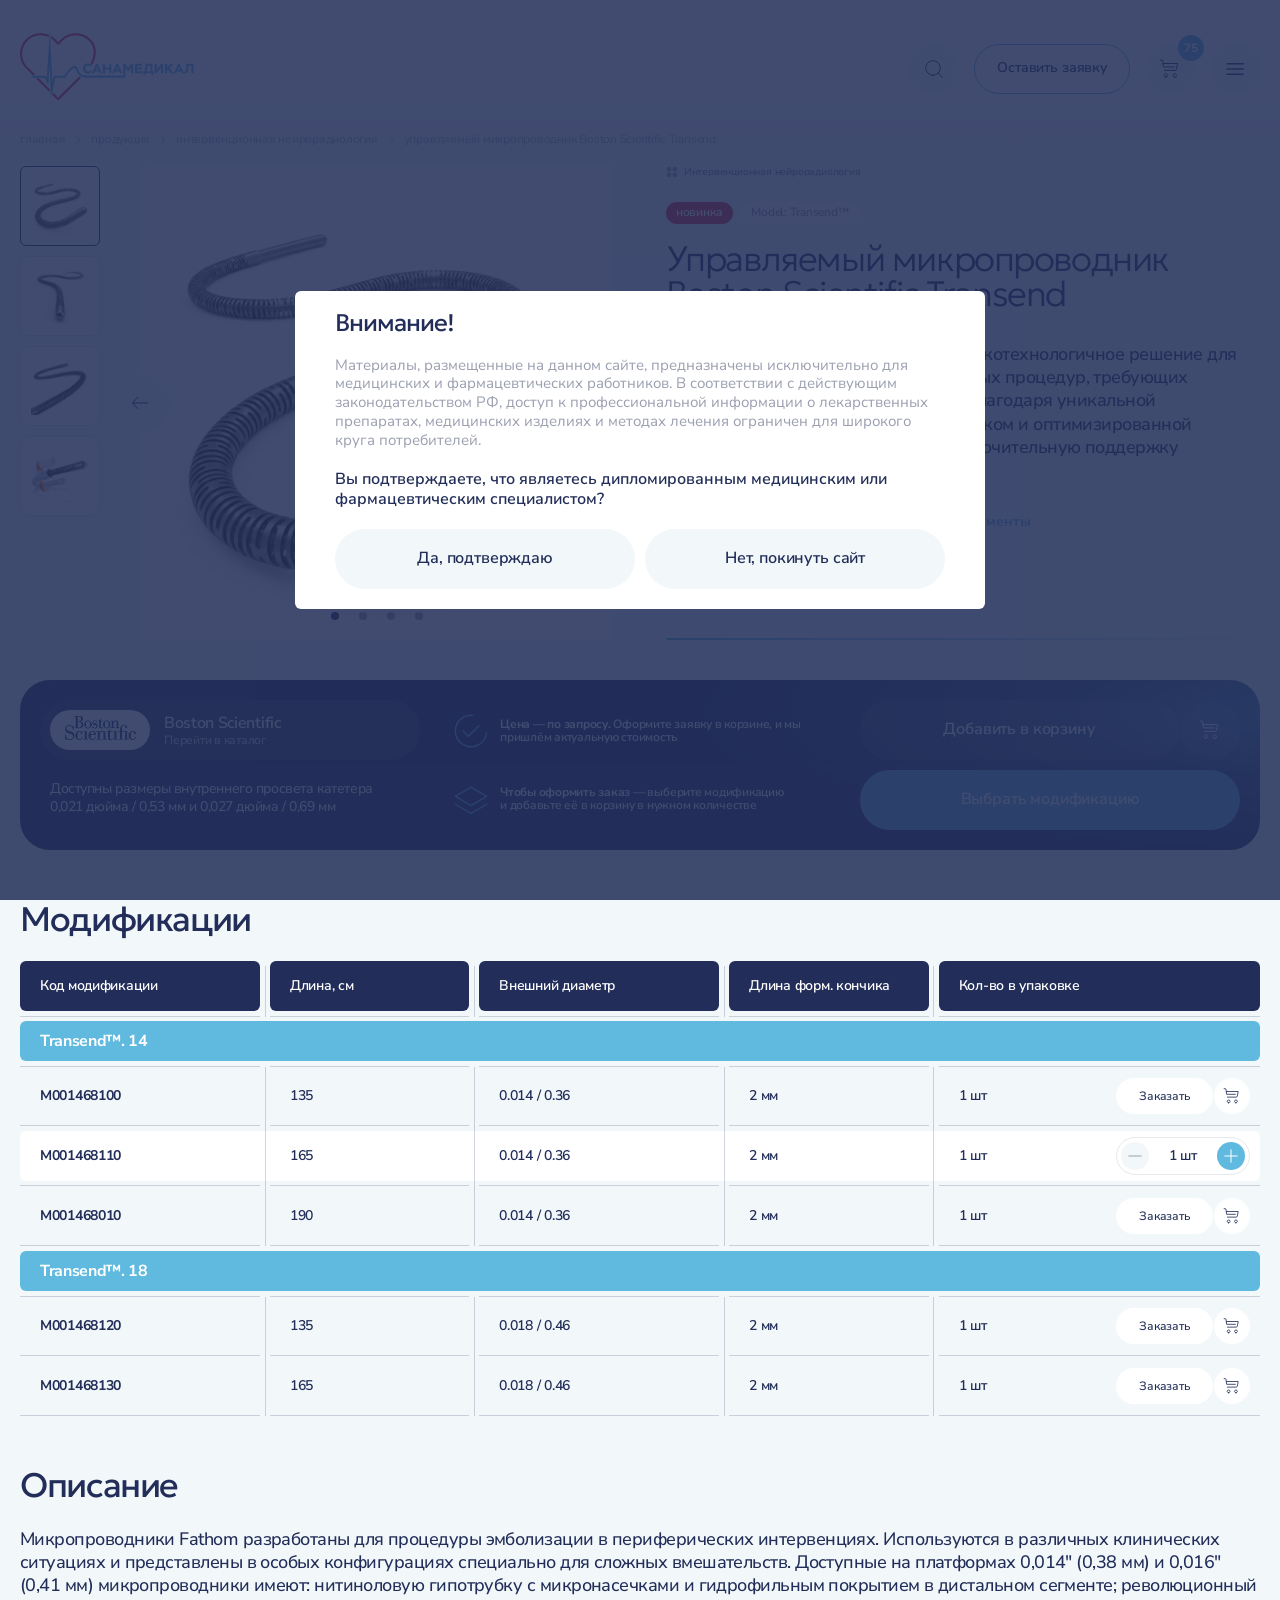
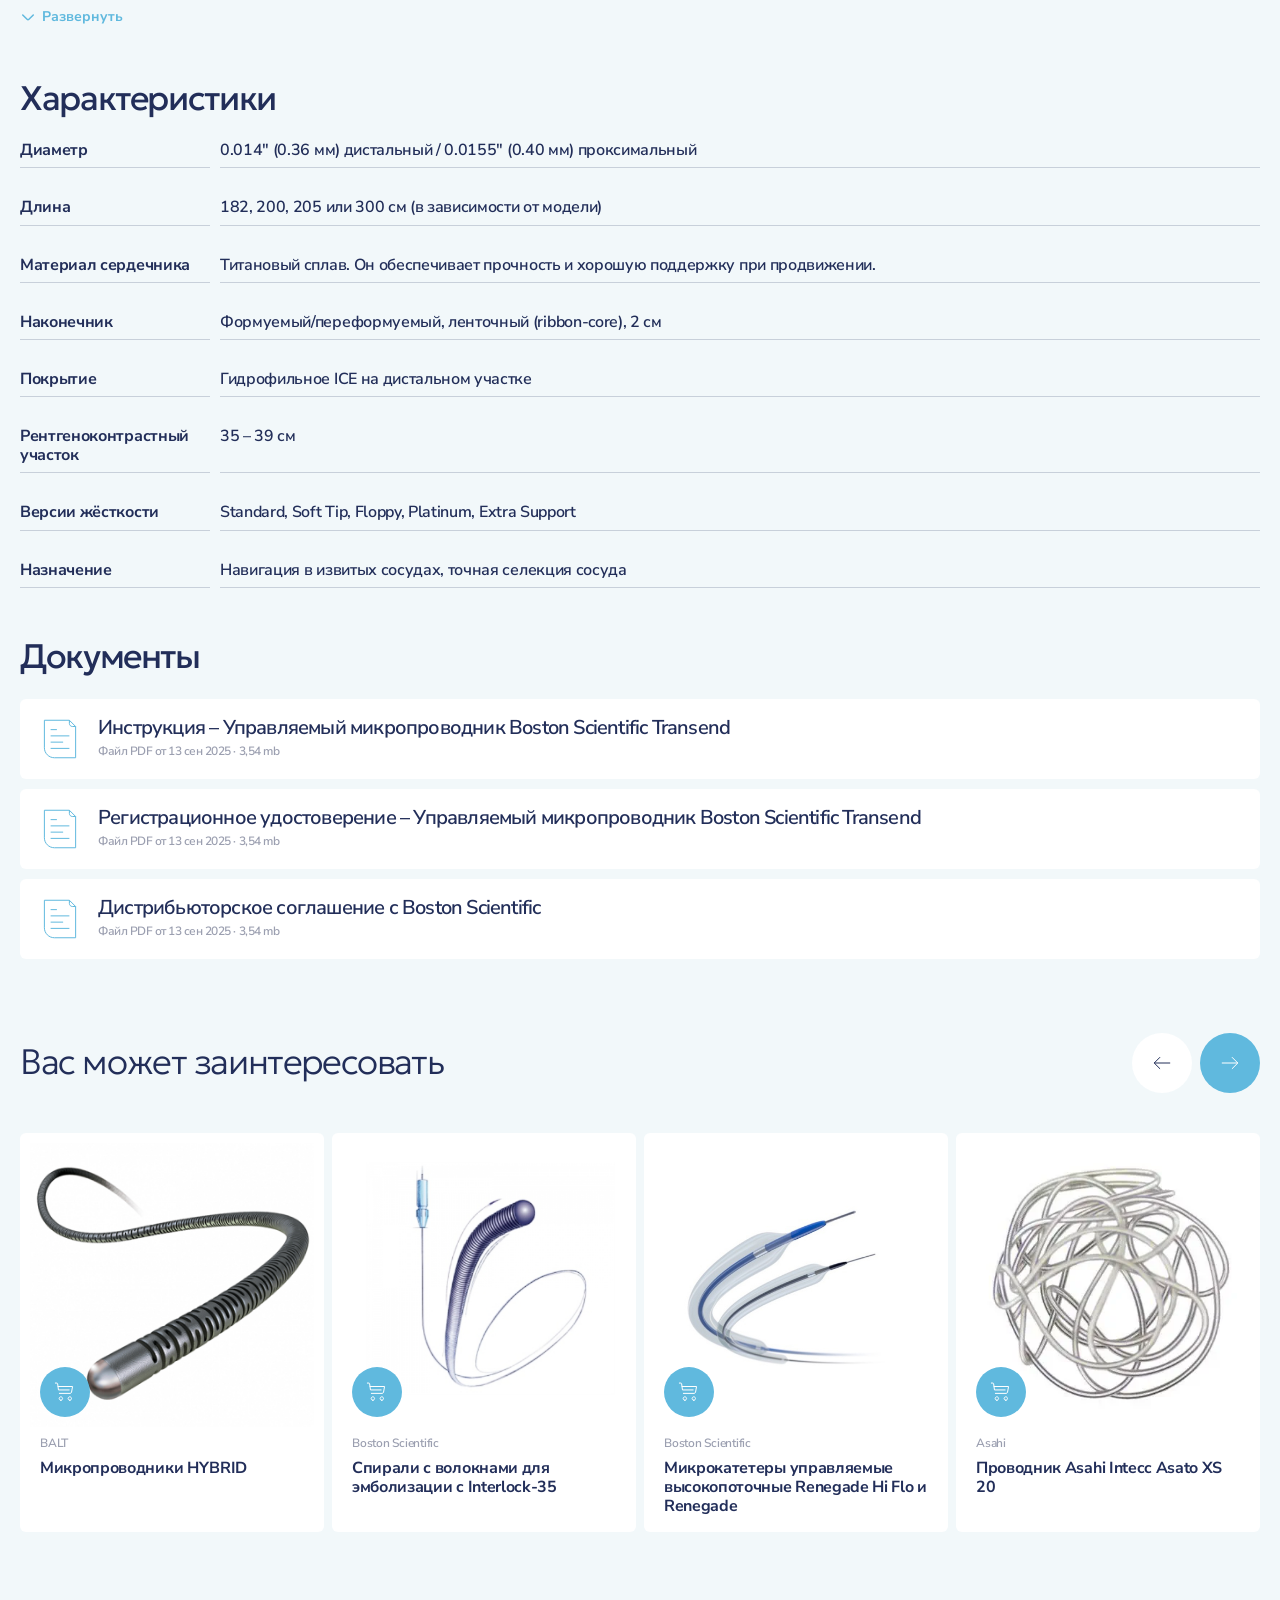
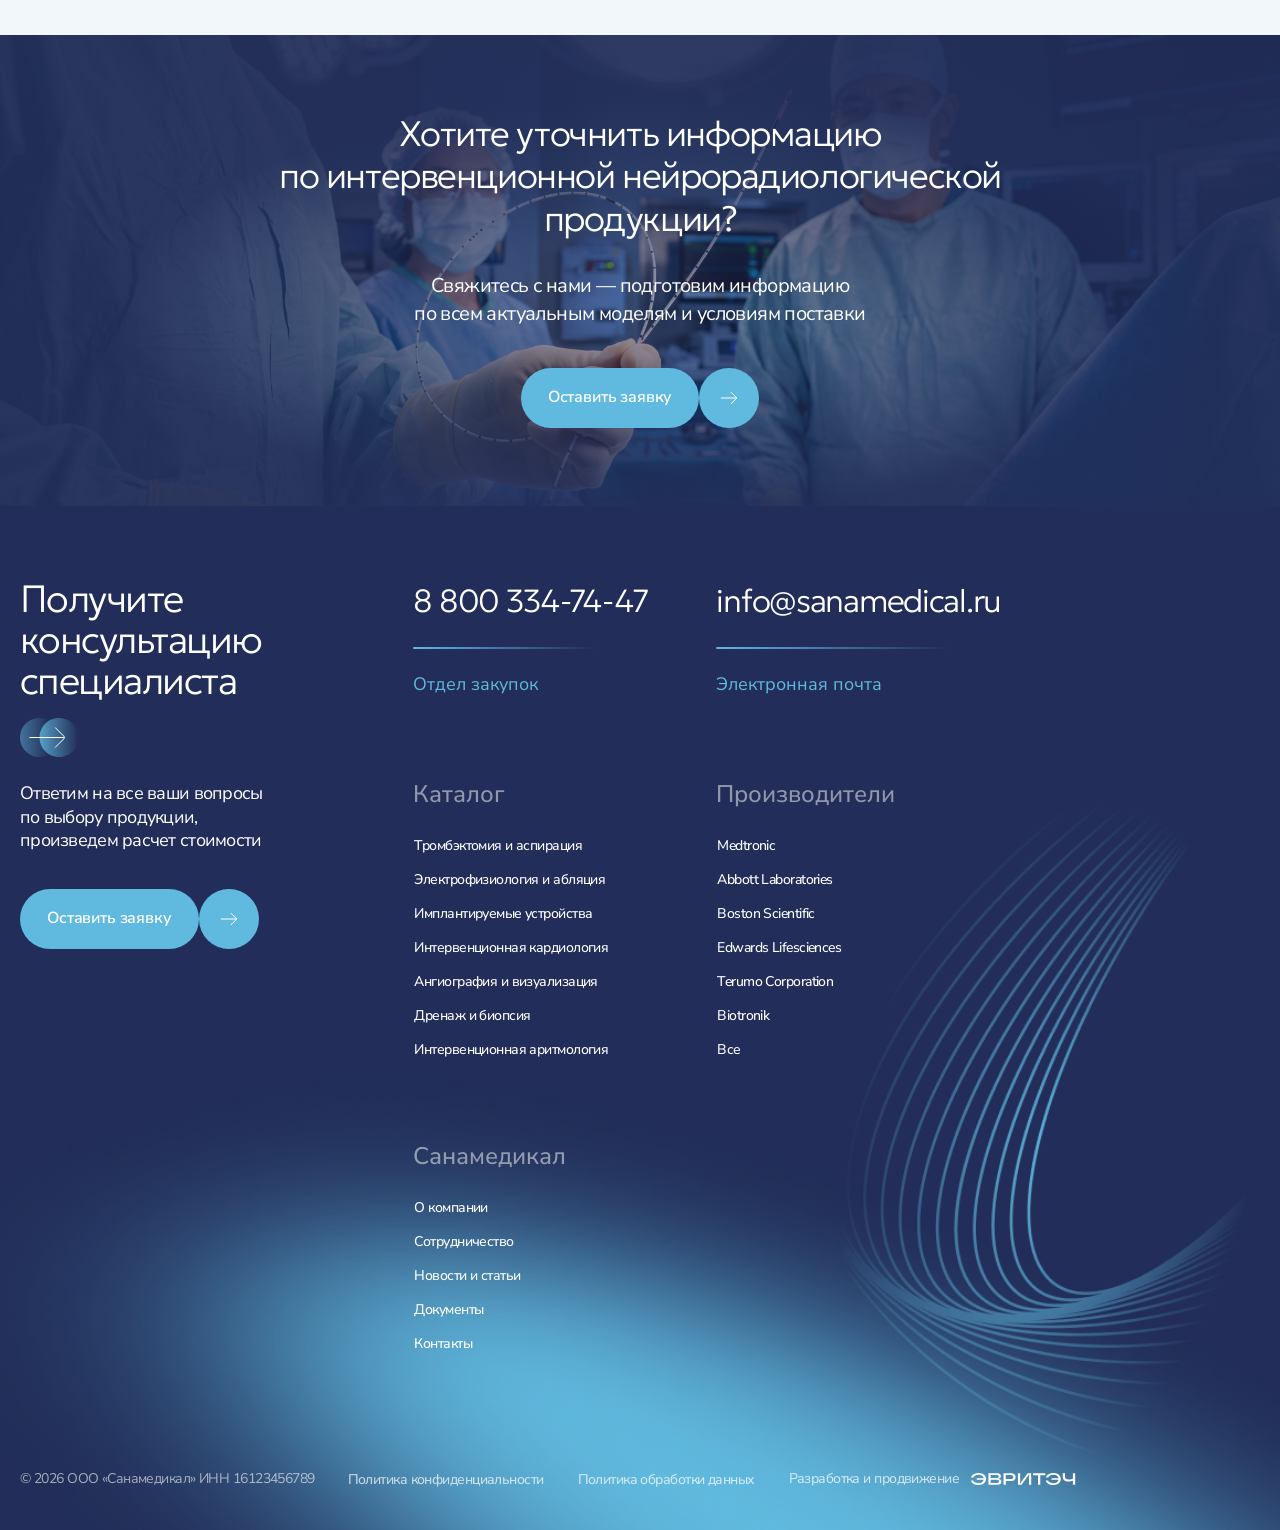
<file: catalog-detail.html>
<!DOCTYPE html>
<html lang="ru">
<head>
    <meta charset="UTF-8">
    <meta name="viewport" content="width=device-width, initial-scale=1.0">
    <title>Управляемый микропроводник Boston Scientific Transend — Санамедикал</title>

    <link rel="stylesheet" href="local/templates/sanamedikal/css/main.css">

    <link rel="preconnect" href="https://fonts.googleapis.com">
    <link rel="preconnect" href="https://fonts.gstatic.com" crossorigin>
    <link href="https://fonts.googleapis.com/css2?family=Nunito+Sans:ital,opsz,wght@0,6..12,200..1000;1,6..12,200..1000&display=swap" rel="stylesheet">
    <link href="https://fonts.googleapis.com/css2?family=Geologica:wght,CRSV@100..900,0&display=swap" rel="stylesheet">
    <script>if (!/(?:^|; )pro_access=1/.test(document.cookie)) { document.documentElement.classList.add('pro-gate-pending'); }</script>
</head>
<body class="page-inner page-product">
    <header class="header header--light">
        <div class="container">
            <div class="header-wrapper flex">
                <a href="/" class="header__logo-container">
                    <img class="header__logo" src="local/templates/sanamedikal/images/logo/logo.svg" alt="Логотип Санамедикал">
                </a>

                <ul class="header__menu flex">
                    <li><a href="/" class="btn btn--link" aria-current="page">Продукция</a></li>
                    <li><a href="/brands/" class="btn btn--link">Производители</a></li>
                    <li><a href="/about/" class="btn btn--link">Компания</a></li>
                    <li><a href="/documents/" class="btn btn--link">Документы</a></li>
                    <li><a href="/cooperation/" class="btn btn--link">Сотрудничество</a></li>
                    <li><a href="/news/" class="btn btn--link">Новости</a></li>
                    <li><a href="/contacts/" class="btn btn--link">Контакты</a></li>
                </ul>

                <div class="header__actions flex gap-20 items-center">
                    <button class="btn btn--neutral btn--round" id="search-btn" aria-expanded="false" aria-controls="search-bar" aria-label="Открыть поиск">
                        <svg class="btn__icon" width="22" height="22" viewBox="0 0 22 22" fill="none" xmlns="http://www.w3.org/2000/svg">
                            <path d="M9.96863 17.1875C13.9554 17.1875 17.1874 13.9556 17.1874 9.96875C17.1874 5.98194 13.9554 2.75 9.96863 2.75C5.98182 2.75 2.74988 5.98194 2.74988 9.96875C2.74988 13.9556 5.98182 17.1875 9.96863 17.1875Z" stroke="white" stroke-linecap="round" stroke-linejoin="round" />
                            <path d="M15.0728 15.0735L19.2494 19.2501" stroke="white" stroke-linecap="round" stroke-linejoin="round" />
                        </svg>
                    </button>

                    <button type="button" class="btn btn--secondary js-request-btn">Оставить заявку</button>

                    <a href="#" class="header-actions__cart flex" id="cart-open-btn" aria-haspopup="dialog" aria-controls="cart-panel">
                        <button class="btn btn--neutral">Корзина</button>
                        <button class="btn btn--neutral btn--round">
                            <svg class="btn__icon" width="22" height="22" viewBox="0 0 22 22" fill="none" xmlns="http://www.w3.org/2000/svg">
                                <path d="M15.125 8.9375H4.46875L3.60264 2.62702C3.57384 2.46861 3.49035 2.32533 3.36674 2.22217C3.24313 2.11901 3.08723 2.0625 2.92623 2.0625H1.375" stroke="white" stroke-linecap="round" stroke-linejoin="round" />
                                <path d="M6.875 19.25C7.82424 19.25 8.59375 18.4805 8.59375 17.5312C8.59375 16.582 7.82424 15.8125 6.875 15.8125C5.92576 15.8125 5.15625 16.582 5.15625 17.5312C5.15625 18.4805 5.92576 19.25 6.875 19.25Z" stroke="white" stroke-linecap="round" stroke-linejoin="round" />
                                <path d="M15.8125 19.25C16.7617 19.25 17.5312 18.4805 17.5312 17.5312C17.5312 16.582 16.7617 15.8125 15.8125 15.8125C14.8633 15.8125 14.0938 16.582 14.0938 17.5312C14.0938 18.4805 14.8633 19.25 15.8125 19.25Z" stroke="white" stroke-linecap="round" stroke-linejoin="round" />
                                <path d="M5.375 12.375H16.165C16.487 12.375 16.7988 12.262 17.046 12.0557C17.2932 11.8493 17.4602 11.5628 17.5178 11.246L18.5625 5.5H4.125" stroke="white" stroke-linecap="round" stroke-linejoin="round" />
                            </svg>
                        </button>
                        <span class="header-actions__count" id="cart-count" aria-label="Товаров в корзине: 75">75</span>
                    </a>

                    <button class="btn btn--neutral btn--round" id="burger-btn" aria-expanded="false" aria-controls="mobile-menu" aria-label="Открыть меню">
                        <svg class="btn__icon burger-icon" width="22" height="22" viewBox="0 0 22 22" fill="none" xmlns="http://www.w3.org/2000/svg">
                            <line class="burger-icon__line burger-icon__line--top" x1="3" y1="5.78" x2="19" y2="5.78" stroke="white" stroke-width="1.6" stroke-linecap="round" />
                            <line class="burger-icon__line burger-icon__line--middle" x1="3" y1="11" x2="19" y2="11" stroke="white" stroke-width="1.6" stroke-linecap="round" />
                            <line class="burger-icon__line burger-icon__line--bottom" x1="3" y1="16.22" x2="19" y2="16.22" stroke="white" stroke-width="1.6" stroke-linecap="round" />
                        </svg>
                    </button>
                </div>
            </div>
        </div>
    </header>

    <div class="mobile-menu-overlay" id="mobile-menu-overlay"></div>
    <div class="cart-panel" id="cart-panel" data-cart-view="items" role="dialog" aria-modal="true" aria-label="Корзина">
        <div class="cart-panel__view cart-panel__view--empty" data-cart-view-panel="empty">
            <div class="cart-panel__bar">
                <h2 class="h2 cart-panel__empty-title">В вашей корзине <br>пока ничего нет</h2>
                <button type="button" class="btn btn--neutral btn--round cart-panel__close js-close-cart" aria-label="Закрыть">
                    <svg class="btn__icon" width="28" height="28" viewBox="0 0 28 28" fill="none" xmlns="http://www.w3.org/2000/svg">
                        <path d="M21.875 6.125L6.125 21.875" stroke="#222E59" stroke-linecap="round" stroke-linejoin="round" />
                        <path d="M21.875 21.875L6.125 6.125" stroke="#222E59" stroke-linecap="round" stroke-linejoin="round" />
                    </svg>
                </button>
            </div>

            <img class="cart-panel__dec" src="local/templates/sanamedikal/images/cart/cartDec.png" alt="" aria-hidden="true">

            <div class="cart-panel__empty">
                <p class="cart-panel__empty-text">Добавьте одну или несколько позиций, чтобы перейти к оформлению заказа</p>

                <div class="btn-group">
                    <a href="/catalog/" class="btn btn--primary btn--xl">Перейти в каталог</a>
                    <a href="/catalog/" class="btn btn--primary btn--round btn--xl" aria-label="Перейти в каталог">
                        <svg class="btn__icon" width="22" height="22" aria-hidden="true"><use href="#icon-arrow"></use></svg>
                    </a>
                </div>
            </div>
        </div>

        <div class="cart-panel__view cart-panel__view--items" data-cart-view-panel="items">
            <div class="cart-panel__header">
                <h2 class="cart-panel__title">Корзина · <span data-cart-count>75</span></h2>
                <div class="cart-panel__header-actions">
                    <button type="button" class="btn btn--link cart-panel__clear" data-cart-clear>
                        Очистить корзину
                        <svg width="16" height="16" viewBox="0 0 16 16" fill="none" xmlns="http://www.w3.org/2000/svg">
                            <path d="M14 3.98667C11.78 3.76667 9.54667 3.65334 7.32 3.65334C6 3.65334 4.68 3.72 3.36 3.85334L2 3.98667" stroke="#9B9FB0" stroke-linecap="round" stroke-linejoin="round" />
                            <path d="M5.66663 3.31334L5.81329 2.44C5.91996 1.80667 5.99996 1.33334 7.12663 1.33334H8.87329C9.99996 1.33334 10.0866 1.83334 10.1866 2.44667L10.3333 3.31334" stroke="#9B9FB0" stroke-linecap="round" stroke-linejoin="round" />
                            <path d="M12.5667 6.09333L12.1334 12.8067C12.06 13.8533 12 14.6667 10.14 14.6667H5.86002C4.00002 14.6667 3.94002 13.8533 3.86668 12.8067L3.43335 6.09333" stroke="#9B9FB0" stroke-linecap="round" stroke-linejoin="round" />
                            <path d="M6.88672 11H9.10672" stroke="#9B9FB0" stroke-linecap="round" stroke-linejoin="round" />
                            <path d="M6.33337 8.33334H9.66671" stroke="#9B9FB0" stroke-linecap="round" stroke-linejoin="round" />
                        </svg>
                    </button>
                    <button type="button" class="btn btn--neutral btn--round cart-panel__close js-close-cart" aria-label="Закрыть">
                        <svg class="btn__icon" width="28" height="28" viewBox="0 0 28 28" fill="none" xmlns="http://www.w3.org/2000/svg">
                            <path d="M21.875 6.125L6.125 21.875" stroke="#222E59" stroke-linecap="round" stroke-linejoin="round" />
                            <path d="M21.875 21.875L6.125 6.125" stroke="#222E59" stroke-linecap="round" stroke-linejoin="round" />
                        </svg>
                    </button>
                </div>
            </div>

            <div class="cart-panel__body">
                <ul class="cart-list" data-cart-list>
                <li class="cart-item" data-cart-item data-qty="30">
                    <img class="cart-item__media" src="local/templates/sanamedikal/images/catalog/catalogItem3.png" alt="Спирали для эмболизации Terumo Hyper 3D Soft">
                    <div class="cart-item__body">
                        <p class="cart-item__brand">Terumo</p>
                        <p class="cart-item__title">Спирали для эмболизации Terumo Hyper 3D Soft</p>
                        <span class="cart-item__model">Model: Transend™ - <span class="cart-item__model-code">M001468010</span></span>
                    </div>
                    <div class="cart-item__qty">
                        <button type="button" class="cart-item__qty-btn cart-item__qty-btn--minus" data-qty-minus aria-label="Уменьшить количество"><svg width="18" height="18" viewBox="0 0 18 18" fill="none" xmlns="http://www.w3.org/2000/svg"><path d="M2.8125 9H15.1875" stroke="currentColor" stroke-linecap="round" stroke-linejoin="round" /></svg></button>
                        <span class="cart-item__qty-value" data-qty-value>30 шт</span>
                        <button type="button" class="cart-item__qty-btn cart-item__qty-btn--plus" data-qty-plus aria-label="Увеличить количество"><svg width="18" height="18" viewBox="0 0 18 18" fill="none" xmlns="http://www.w3.org/2000/svg"><path d="M2.8125 9H15.1875" stroke="currentColor" stroke-linecap="round" stroke-linejoin="round" /><path d="M9 2.8125V15.1875" stroke="currentColor" stroke-linecap="round" stroke-linejoin="round" /></svg></button>
                    </div>
                    <button type="button" class="cart-item__remove" data-cart-remove aria-label="Удалить товар">
                        <svg width="22" height="22" viewBox="0 0 22 22" fill="none" xmlns="http://www.w3.org/2000/svg">
                            <path d="M17.1875 4.8125L4.8125 17.1875" stroke="#9B9FB0" stroke-linecap="round" stroke-linejoin="round" />
                            <path d="M17.1875 17.1875L4.8125 4.8125" stroke="#9B9FB0" stroke-linecap="round" stroke-linejoin="round" />
                        </svg>
                    </button>
                </li>
                <li class="cart-item" data-cart-item data-qty="14">
                    <img class="cart-item__media" src="local/templates/sanamedikal/images/catalog/catalogItem2.png" alt="Микрокатетеры управляемые высокопоточные Renegade Hi Flo и Renegade">
                    <div class="cart-item__body">
                        <p class="cart-item__brand">Boston Scientific</p>
                        <p class="cart-item__title">Микрокатетеры управляемые высокопоточные Renegade Hi Flo и Renegade</p>
                        <span class="cart-item__model">Model: Renegade - <span class="cart-item__model-code">L438899042</span></span>
                    </div>
                    <div class="cart-item__qty">
                        <button type="button" class="cart-item__qty-btn cart-item__qty-btn--minus" data-qty-minus aria-label="Уменьшить количество"><svg width="18" height="18" viewBox="0 0 18 18" fill="none" xmlns="http://www.w3.org/2000/svg"><path d="M2.8125 9H15.1875" stroke="currentColor" stroke-linecap="round" stroke-linejoin="round" /></svg></button>
                        <span class="cart-item__qty-value" data-qty-value>14 шт</span>
                        <button type="button" class="cart-item__qty-btn cart-item__qty-btn--plus" data-qty-plus aria-label="Увеличить количество"><svg width="18" height="18" viewBox="0 0 18 18" fill="none" xmlns="http://www.w3.org/2000/svg"><path d="M2.8125 9H15.1875" stroke="currentColor" stroke-linecap="round" stroke-linejoin="round" /><path d="M9 2.8125V15.1875" stroke="currentColor" stroke-linecap="round" stroke-linejoin="round" /></svg></button>
                    </div>
                    <button type="button" class="cart-item__remove" data-cart-remove aria-label="Удалить товар">
                        <svg width="22" height="22" viewBox="0 0 22 22" fill="none" xmlns="http://www.w3.org/2000/svg">
                            <path d="M17.1875 4.8125L4.8125 17.1875" stroke="#9B9FB0" stroke-linecap="round" stroke-linejoin="round" />
                            <path d="M17.1875 17.1875L4.8125 4.8125" stroke="#9B9FB0" stroke-linecap="round" stroke-linejoin="round" />
                        </svg>
                    </button>
                </li>
                <li class="cart-item cart-item--locked" data-cart-item data-qty="1">
                    <img class="cart-item__media" src="local/templates/sanamedikal/images/catalog/catalogItem4.png" alt="Баллонный катетер Abbot (MINI) TREK">
                    <div class="cart-item__body">
                        <p class="cart-item__brand">Abbot</p>
                        <p class="cart-item__title">Баллонный катетер Abbot (MINI) TREK</p>
                        <span class="cart-item__model">Модификацию уточним при подготовке КП</span>
                    </div>
                    <div class="cart-item__qty">
                        <button type="button" class="cart-item__qty-btn cart-item__qty-btn--minus" data-qty-minus aria-label="Уменьшить количество" disabled><svg width="18" height="18" viewBox="0 0 18 18" fill="none" xmlns="http://www.w3.org/2000/svg"><path d="M2.8125 9H15.1875" stroke="currentColor" stroke-linecap="round" stroke-linejoin="round" /></svg></button>
                        <span class="cart-item__qty-value" data-qty-value>1 шт</span>
                        <button type="button" class="cart-item__qty-btn cart-item__qty-btn--plus" data-qty-plus aria-label="Увеличить количество" disabled><svg width="18" height="18" viewBox="0 0 18 18" fill="none" xmlns="http://www.w3.org/2000/svg"><path d="M2.8125 9H15.1875" stroke="currentColor" stroke-linecap="round" stroke-linejoin="round" /><path d="M9 2.8125V15.1875" stroke="currentColor" stroke-linecap="round" stroke-linejoin="round" /></svg></button>
                    </div>
                    <button type="button" class="cart-item__remove" data-cart-remove aria-label="Удалить товар">
                        <svg width="22" height="22" viewBox="0 0 22 22" fill="none" xmlns="http://www.w3.org/2000/svg">
                            <path d="M17.1875 4.8125L4.8125 17.1875" stroke="#9B9FB0" stroke-linecap="round" stroke-linejoin="round" />
                            <path d="M17.1875 17.1875L4.8125 4.8125" stroke="#9B9FB0" stroke-linecap="round" stroke-linejoin="round" />
                        </svg>
                    </button>
                </li>
                <li class="cart-item" data-cart-item data-qty="30">
                    <img class="cart-item__media" src="local/templates/sanamedikal/images/catalog/catalogItem1.png" alt="Спирали с волокнами для эмболизации с Interlock-35">
                    <div class="cart-item__body">
                        <p class="cart-item__brand">Boston Scientific</p>
                        <p class="cart-item__title">Спирали с волокнами для эмболизации с Interlock-35</p>
                        <span class="cart-item__model">Model: Transend™ - <span class="cart-item__model-code">M001468010</span></span>
                    </div>
                    <div class="cart-item__qty">
                        <button type="button" class="cart-item__qty-btn cart-item__qty-btn--minus" data-qty-minus aria-label="Уменьшить количество"><svg width="18" height="18" viewBox="0 0 18 18" fill="none" xmlns="http://www.w3.org/2000/svg"><path d="M2.8125 9H15.1875" stroke="currentColor" stroke-linecap="round" stroke-linejoin="round" /></svg></button>
                        <span class="cart-item__qty-value" data-qty-value>30 шт</span>
                        <button type="button" class="cart-item__qty-btn cart-item__qty-btn--plus" data-qty-plus aria-label="Увеличить количество"><svg width="18" height="18" viewBox="0 0 18 18" fill="none" xmlns="http://www.w3.org/2000/svg"><path d="M2.8125 9H15.1875" stroke="currentColor" stroke-linecap="round" stroke-linejoin="round" /><path d="M9 2.8125V15.1875" stroke="currentColor" stroke-linecap="round" stroke-linejoin="round" /></svg></button>
                    </div>
                    <button type="button" class="cart-item__remove" data-cart-remove aria-label="Удалить товар">
                        <svg width="22" height="22" viewBox="0 0 22 22" fill="none" xmlns="http://www.w3.org/2000/svg">
                            <path d="M17.1875 4.8125L4.8125 17.1875" stroke="#9B9FB0" stroke-linecap="round" stroke-linejoin="round" />
                            <path d="M17.1875 17.1875L4.8125 4.8125" stroke="#9B9FB0" stroke-linecap="round" stroke-linejoin="round" />
                        </svg>
                    </button>
                </li>
            </ul>

            </div>

            <div class="cart-panel__footer">
                <button type="button" class="btn btn--primary cart-panel__submit" data-cart-checkout>Оформить заказ</button>
            </div>
        </div>

        <div class="cart-panel__view cart-panel__view--checkout" data-cart-view-panel="checkout">
            <div class="cart-panel__header">
                <h2 class="cart-panel__title">Оформить заказ</h2>
                <button type="button" class="btn btn--neutral btn--round cart-panel__close js-close-cart" aria-label="Закрыть">
                    <svg class="btn__icon" width="28" height="28" viewBox="0 0 28 28" fill="none" xmlns="http://www.w3.org/2000/svg">
                        <path d="M21.875 6.125L6.125 21.875" stroke="#222E59" stroke-linecap="round" stroke-linejoin="round" />
                        <path d="M21.875 21.875L6.125 6.125" stroke="#222E59" stroke-linecap="round" stroke-linejoin="round" />
                    </svg>
                </button>
            </div>

            <div class="cart-panel__body">

                <div class="tabs" role="tablist">
                <button type="button" class="tabs__item is-active" role="tab" aria-selected="true" data-tab="price">Запрос цены</button>
                <button type="button" class="tabs__item" role="tab" aria-selected="false" data-tab="stock">Запрос наличия</button>
                <button type="button" class="tabs__item" role="tab" aria-selected="false" data-tab="offer">Запросить КП</button>
            </div>

            <form class="modal__form cart-panel__form js-validate-form" id="cart-checkout-form" novalidate>
                <div class="modal__row">
                    <div class="field">
                        <label class="field__label" for="cart-org">Название организации</label>
                        <input type="text" class="input" id="cart-org" name="org" placeholder="ООО..." required>
                        <span class="field__line"></span>
                    </div>

                    <div class="field">
                        <label class="field__label" for="cart-inn">ИНН организации</label>
                        <input type="text" class="input" id="cart-inn" name="inn" inputmode="numeric" placeholder="4392004106" required data-validate="inn">
                        <span class="field__line"></span>
                    </div>
                </div>

                <div class="field">
                    <label class="field__label" for="cart-name">ФИО контактного лица</label>
                    <input type="text" class="input" id="cart-name" name="name" autocomplete="name" placeholder="Иванов Иван Иванович" required data-validate="name">
                    <span class="field__line"></span>
                </div>

                <div class="field">
                    <label class="field__label" for="cart-hospital">Название ЛПУ и города</label>
                    <input type="text" class="input" id="cart-hospital" name="hospital" placeholder="ГБУЗ «Морозовская ДГКБ ДЗМ», Москва" required>
                    <span class="field__line"></span>
                </div>

                <div class="modal__row">
                    <div class="field">
                        <label class="field__label" for="cart-phone">Номер телефона</label>
                        <input type="tel" class="input" id="cart-phone" name="phone" autocomplete="tel" placeholder="+7" required data-validate="phone">
                        <span class="field__line"></span>
                    </div>

                    <div class="field">
                        <label class="field__label" for="cart-email">Электронная почта</label>
                        <input type="email" class="input" id="cart-email" name="email" autocomplete="email" placeholder="company@mail.ru" required data-validate="email">
                        <span class="field__line"></span>
                    </div>
                </div>

                <div class="field">
                    <label class="field__label" for="cart-comment">Ваш комментарий</label>
                    <input type="text" class="input" id="cart-comment" name="comment" placeholder="Необходимо...">
                    <span class="field__line"></span>
                </div>

                <div class="checkbox-row">
                    <input type="checkbox" class="checkbox" id="cart-agree" name="agree" required>
                    <label class="checkbox-label" for="cart-agree">
                        <svg width="18" height="18" viewBox="0 0 18 18" fill="none" xmlns="http://www.w3.org/2000/svg">
                            <path d="M6.75 16.5H11.25C15 16.5 16.5 15 16.5 11.25V6.75C16.5 3 15 1.5 11.25 1.5H6.75C3 1.5 1.5 3 1.5 6.75V11.25C1.5 15 3 16.5 6.75 16.5Z" fill="#222E59" />
                            <path d="M6.75 16.5H11.25C15 16.5 16.5 15 16.5 11.25V6.75C16.5 3 15 1.5 11.25 1.5H6.75C3 1.5 1.5 3 1.5 6.75V11.25C1.5 15 3 16.5 6.75 16.5Z" stroke="#9B9FB0" stroke-linecap="round" stroke-linejoin="round" />
                        </svg>
                        <svg width="8" height="6" viewBox="0 0 8 6" fill="none" xmlns="http://www.w3.org/2000/svg">
                            <path d="M0.75 2.8725L2.8725 4.995L7.125 0.75" stroke="white" stroke-width="1.5" stroke-linecap="round" stroke-linejoin="round" />
                        </svg>
                    </label>
                    <div class="checkbox-text">Принимаю <a href="/policy/">условия обработки</a> персональных данных</div>
                </div>
            </form>
            </div>

            <div class="cart-panel__footer">
                <button type="submit" form="cart-checkout-form" class="btn btn--primary cart-panel__submit">Оформить заказ</button>
            </div>
        </div>
    </div>

    <div class="mobile-menu" id="mobile-menu" role="dialog" aria-modal="true" aria-label="Меню">
        <div class="mobile-menu__header">
            <span class="mobile-menu__title">Меню</span>
            <button class="btn btn--neutral btn--round" id="mobile-menu-close" aria-label="Закрыть меню">
                <svg class="btn__icon" width="16" height="16" viewBox="0 0 16 16" fill="none" xmlns="http://www.w3.org/2000/svg">
                    <path d="M12.5 3.5L3.5 12.5" stroke="#222E59" stroke-width="1.5" stroke-linecap="round" stroke-linejoin="round" />
                    <path d="M3.5 3.5L12.5 12.5" stroke="#222E59" stroke-width="1.5" stroke-linecap="round" stroke-linejoin="round" />
                </svg>
            </button>
        </div>

        <nav class="mobile-menu__nav">
            <ul class="mobile-menu__list">
                <li><a href="/" class="btn btn--link mobile-menu__link" aria-current="page">Продукция</a></li>
                <li><a href="/brands/" class="btn btn--link mobile-menu__link">Производители</a></li>
                <li><a href="/about/" class="btn btn--link mobile-menu__link">Компания</a></li>
                <li><a href="/documents/" class="btn btn--link mobile-menu__link">Документы</a></li>
                <li><a href="/cooperation/" class="btn btn--link mobile-menu__link">Сотрудничество</a></li>
                <li><a href="/news/" class="btn btn--link mobile-menu__link">Новости</a></li>
                <li><a href="/contacts/" class="btn btn--link mobile-menu__link">Контакты</a></li>
            </ul>
        </nav>

        <div class="mobile-menu__footer">
            <button type="button" class="btn btn--primary btn--block-mobile js-request-btn">Оставить заявку</button>
        </div>
    </div>

    <div class="search" id="search-bar" role="search">
        <div class="search__bar">
            <svg class="search__bar-icon" width="22" height="22" viewBox="0 0 22 22" fill="none" xmlns="http://www.w3.org/2000/svg">
                <path d="M9.96875 17.1875C13.9556 17.1875 17.1875 13.9556 17.1875 9.96875C17.1875 5.98194 13.9556 2.75 9.96875 2.75C5.98194 2.75 2.75 5.98194 2.75 9.96875C2.75 13.9556 5.98194 17.1875 9.96875 17.1875Z" stroke="#222E59" stroke-linecap="round" stroke-linejoin="round" />
                <path d="M15.0742 15.0735L19.2508 19.2501" stroke="#222E59" stroke-linecap="round" stroke-linejoin="round" />
            </svg>

            <input type="text" class="search__input" id="search-input" name="q" placeholder="Найти..." autocomplete="off">

            <a href="/search/" class="btn btn--primary search__submit" id="search-submit">Найти</a>

            <button type="button" class="btn btn--link search__clear" id="search-clear" aria-label="Очистить поле">
                <svg width="22" height="22" viewBox="0 0 22 22" fill="none" xmlns="http://www.w3.org/2000/svg">
                    <path d="M17.1875 4.8125L4.8125 17.1875" stroke="#9B9FB0" stroke-linecap="round" stroke-linejoin="round" />
                    <path d="M17.1875 17.1875L4.8125 4.8125" stroke="#9B9FB0" stroke-linecap="round" stroke-linejoin="round" />
                </svg>
            </button>
        </div>

        <div class="select__dropdown search__dropdown" id="search-dropdown">
            <ul class="search__results" id="search-results"></ul>
        </div>
    </div>

    <div class="modal" id="request-modal" role="dialog" aria-modal="true" aria-label="Оставить заявку">
        <div class="modal__header">
            <h2 class="modal__title">Оставить заявку</h2>

            <button type="button" class="modal__close js-close-request-modal" aria-label="Закрыть">
                <svg width="34" height="34" viewBox="0 0 34 34" fill="none" xmlns="http://www.w3.org/2000/svg">
                    <path d="M26.5625 7.4375L7.4375 26.5625" stroke="#222E59" stroke-linecap="round" stroke-linejoin="round" />
                    <path d="M26.5625 26.5625L7.4375 7.4375" stroke="#222E59" stroke-linecap="round" stroke-linejoin="round" />
                </svg>
            </button>

            <button type="button" class="btn btn--neutral btn--round modal__close-mobile js-close-request-modal" aria-label="Закрыть">
                <svg class="btn__icon" width="16" height="16" viewBox="0 0 16 16" fill="none" xmlns="http://www.w3.org/2000/svg">
                    <path d="M12.5 3.5L3.5 12.5" stroke="#222E59" stroke-width="1.5" stroke-linecap="round" stroke-linejoin="round" />
                    <path d="M3.5 3.5L12.5 12.5" stroke="#222E59" stroke-width="1.5" stroke-linecap="round" stroke-linejoin="round" />
                </svg>
            </button>
        </div>

        <div class="modal__body">
            <div class="tabs" role="tablist">
                <button type="button" class="tabs__item is-active" role="tab" aria-selected="true" data-tab="question">Задать вопрос</button>
                <button type="button" class="tabs__item" role="tab" aria-selected="false" data-tab="partnership">Заявка на сотрудничество</button>
            </div>

            <form class="modal__form" id="request-form" novalidate>
                <div class="field">
                    <label class="field__label" for="request-comment">Ваш комментарий</label>
                    <input type="text" class="input" id="request-comment" name="comment" placeholder="Необходимо...">
                    <span class="field__line"></span>
                </div>

                <div class="field">
                    <label class="field__label" for="request-name">ФИО контактного лица</label>
                    <input type="text" class="input" id="request-name" name="name" autocomplete="name" placeholder="Иванов Иван Иванович" required data-validate="name">
                    <span class="field__line"></span>
                </div>

                <div class="modal__row">
                    <div class="field">
                        <label class="field__label" for="request-org">Название организации</label>
                        <input type="text" class="input" id="request-org" name="org" placeholder="ООО..." required>
                        <span class="field__line"></span>
                    </div>

                    <div class="field">
                        <label class="field__label" for="request-inn">ИНН организации</label>
                        <input type="text" class="input" id="request-inn" name="inn" inputmode="numeric" placeholder="4392004106" required data-validate="inn">
                        <span class="field__line"></span>
                    </div>
                </div>

                <div class="modal__row">
                    <div class="field">
                        <label class="field__label" for="request-phone">Номер телефона</label>
                        <input type="tel" class="input" id="request-phone" name="phone" autocomplete="tel" placeholder="+7" required data-validate="phone">
                        <span class="field__line"></span>
                    </div>

                    <div class="field">
                        <label class="field__label" for="request-email">Электронная почта</label>
                        <input type="email" class="input" id="request-email" name="email" autocomplete="email" placeholder="company@mail.ru" required data-validate="email">
                        <span class="field__line"></span>
                    </div>
                </div>

                <div class="checkbox-row">
                    <input type="checkbox" class="checkbox" id="request-agree" name="agree" required>
                    <label class="checkbox-label" for="request-agree">
                        <svg width="18" height="18" viewBox="0 0 18 18" fill="none" xmlns="http://www.w3.org/2000/svg">
                            <path d="M6.75 16.5H11.25C15 16.5 16.5 15 16.5 11.25V6.75C16.5 3 15 1.5 11.25 1.5H6.75C3 1.5 1.5 3 1.5 6.75V11.25C1.5 15 3 16.5 6.75 16.5Z" fill="#222E59" />
                            <path d="M6.75 16.5H11.25C15 16.5 16.5 15 16.5 11.25V6.75C16.5 3 15 1.5 11.25 1.5H6.75C3 1.5 1.5 3 1.5 6.75V11.25C1.5 15 3 16.5 6.75 16.5Z" stroke="#9B9FB0" stroke-linecap="round" stroke-linejoin="round" />
                        </svg>
                        <svg width="8" height="6" viewBox="0 0 8 6" fill="none" xmlns="http://www.w3.org/2000/svg">
                            <path d="M0.75 2.8725L2.8725 4.995L7.125 0.75" stroke="white" stroke-width="1.5" stroke-linecap="round" stroke-linejoin="round" />
                        </svg>
                    </label>
                    <div class="checkbox-text">Принимаю <a href="/policy/">условия обработки</a> персональных данных</div>
                </div>
            </form>
        </div>

        <div class="modal__footer">
            <button type="submit" form="request-form" class="btn btn--primary modal__submit">Отправить заявку</button>
        </div>
    </div>

    <main>
        <div class="header-trigger" data-header-trigger aria-hidden="true"></div>

        <section class="product">
            <div class="container product__container">
                <nav class="breadcrumbs" aria-label="Хлебные крошки">
                    <ol class="breadcrumbs__list">
                        <li class="breadcrumbs__item">
                            <a href="/" class="breadcrumbs__link">главная</a>
                            <svg class="breadcrumbs__sep" width="10" height="10" aria-hidden="true"><use href="#icon-chevron-right"></use></svg>
                        </li>
                        <li class="breadcrumbs__item">
                            <a href="/catalog/" class="breadcrumbs__link">продукция</a>
                            <svg class="breadcrumbs__sep" width="10" height="10" aria-hidden="true"><use href="#icon-chevron-right"></use></svg>
                        </li>
                        <li class="breadcrumbs__item">
                            <a href="/catalog/neuroradiology/" class="breadcrumbs__link">интервенционная нейрорадиология</a>
                            <svg class="breadcrumbs__sep" width="10" height="10" aria-hidden="true"><use href="#icon-chevron-right"></use></svg>
                        </li>
                        <li class="breadcrumbs__item" aria-current="page">управляемый микропроводник Boston Scientific Transend</li>
                    </ol>
                </nav>

                <!-- ВЕРХНИЙ БЛОК: галерея, описание, покупка -->
                <div class="product-top">
                    <div class="product-gallery" data-product-gallery>
                        <ul class="product-gallery__thumbs" aria-label="Фотографии товара">
                            <li>
                                <button type="button" class="product-gallery__thumb is-active" data-gallery-thumb aria-label="Фото 1" aria-current="true">
                                    <img src="local/templates/sanamedikal/images/product/product1.jpg" alt="">
                                </button>
                            </li>
                            <li>
                                <button type="button" class="product-gallery__thumb" data-gallery-thumb aria-label="Фото 2">
                                    <img src="local/templates/sanamedikal/images/product/product2.jpg" alt="" loading="lazy">
                                </button>
                            </li>
                            <li>
                                <button type="button" class="product-gallery__thumb" data-gallery-thumb aria-label="Фото 3">
                                    <img src="local/templates/sanamedikal/images/product/product3.jpg" alt="" loading="lazy">
                                </button>
                            </li>
                            <li>
                                <button type="button" class="product-gallery__thumb" data-gallery-thumb aria-label="Фото 4">
                                    <img src="local/templates/sanamedikal/images/product/product4.jpg" alt="" loading="lazy">
                                </button>
                            </li>
                        </ul>

                        <div class="product-gallery__main">
                            <div class="product-gallery__viewport" data-gallery-viewport>
                                <ul class="product-gallery__track" data-gallery-track>
                                    <li class="product-gallery__slide"><img src="local/templates/sanamedikal/images/product/product1.jpg" alt="Управляемый микропроводник Boston Scientific Transend — фото 1"></li>
                                    <li class="product-gallery__slide"><img src="local/templates/sanamedikal/images/product/product2.jpg" alt="Управляемый микропроводник Boston Scientific Transend — фото 2" loading="lazy"></li>
                                    <li class="product-gallery__slide"><img src="local/templates/sanamedikal/images/product/product3.jpg" alt="Управляемый микропроводник Boston Scientific Transend — фото 3" loading="lazy"></li>
                                    <li class="product-gallery__slide"><img src="local/templates/sanamedikal/images/product/product4.jpg" alt="Управляемый микропроводник Boston Scientific Transend — фото 4" loading="lazy"></li>
                                </ul>
                            </div>

                            <button type="button" class="btn btn--neutral btn--round btn--xl product-gallery__arrow product-gallery__arrow--prev" data-gallery-prev aria-label="Предыдущее фото">
                                <svg class="btn__icon icon-flip" width="22" height="22" aria-hidden="true"><use href="#icon-arrow"></use></svg>
                            </button>
                            <button type="button" class="btn btn--neutral btn--round btn--xl product-gallery__arrow product-gallery__arrow--next" data-gallery-next aria-label="Следующее фото">
                                <svg class="btn__icon" width="22" height="22" aria-hidden="true"><use href="#icon-arrow"></use></svg>
                            </button>

                            <div class="product-gallery__dots" aria-hidden="true">
                                <span class="product-gallery__dot is-active" data-gallery-dot></span>
                                <span class="product-gallery__dot" data-gallery-dot></span>
                                <span class="product-gallery__dot" data-gallery-dot></span>
                                <span class="product-gallery__dot" data-gallery-dot></span>
                            </div>
                        </div>
                    </div>

                    <div class="product-info">
                        <a href="/catalog/neuroradiology/" class="product-info__category">
                            <svg width="12" height="12" aria-hidden="true"><use href="#icon-category"></use></svg>
                            Интервенционная нейрорадиология
                        </a>

                        <div class="product-info__tags">
                            <span class="product-info__tag product-info__tag--new">новинка</span>
                            <span class="product-info__tag">Model: Transend™</span>
                        </div>

                        <h1 class="product-info__title">Управляемый микропроводник Boston Scientific Transend</h1>

                        <p class="product-info__text">Микропроводник Transend&nbsp;— это высокотехнологичное решение для выполнения сложных интервенционных процедур, требующих максимальной точности и&nbsp;контроля. Благодаря уникальной конструкции с&nbsp;платиновым наконечником и&nbsp;оптимизированной управляемости, он обеспечивает исключительную поддержку и&nbsp;плавность проведения.</p>

                        <nav class="product-info__anchors" aria-label="Разделы товара">
                            <a href="#product-description" class="product-anchor">
                                <svg width="16" height="16" aria-hidden="true"><use href="#icon-arrow-down"></use></svg>
                                Описание
                            </a>
                            <a href="#product-specs" class="product-anchor">
                                <svg width="16" height="16" aria-hidden="true"><use href="#icon-arrow-down"></use></svg>
                                Характеристики
                            </a>
                            <a href="#product-docs" class="product-anchor">
                                <svg width="16" height="16" aria-hidden="true"><use href="#icon-arrow-down"></use></svg>
                                Документы
                            </a>
                        </nav>
                    </div>

                    <aside class="product-buy" aria-label="Заказ товара">
                        <a href="/brands/boston/" class="product-buy__brand">
                            <span class="product-buy__brand-logo">
                                <img src="local/templates/sanamedikal/images/brands/boston-scientific.png" alt="" width="71" height="28">
                            </span>
                            <span class="product-buy__brand-body">
                                <span class="product-buy__brand-name">Boston Scientific</span>
                                <span class="product-buy__brand-link">Перейти в каталог</span>
                            </span>
                        </a>

                        <p class="product-buy__note">Доступны размеры внутреннего просвета катетера 0,021&nbsp;дюйма / 0,53&nbsp;мм и&nbsp;0,027&nbsp;дюйма / 0,69&nbsp;мм</p>

                        <ul class="product-buy__features">
                            <li class="product-buy__feature">
                                <svg class="product-buy__feature-icon" aria-hidden="true"><use href="#icon-check-circle"></use></svg>
                                <span><strong>Цена&nbsp;— по запросу.</strong> Оформите заявку в&nbsp;корзине, и&nbsp;мы пришлём актуальную стоимость</span>
                            </li>
                            <li class="product-buy__feature">
                                <svg class="product-buy__feature-icon" aria-hidden="true"><use href="#icon-layers"></use></svg>
                                <span><strong>Чтобы оформить заказ</strong>&nbsp;— выберите модификацию и&nbsp;добавьте её в&nbsp;корзину в&nbsp;нужном количестве</span>
                            </li>
                        </ul>

                        <div class="product-buy__actions">
                            <div class="btn-group product-buy__cart" data-product-add>
                                <button type="button" class="btn btn--xl btn--glass product-buy__cart-btn" data-product-add-label>Добавить в корзину</button>
                                <button type="button" class="btn btn--xl btn--glass btn--round" aria-label="Добавить в корзину">
                                    <svg class="btn__icon" width="22" height="22" aria-hidden="true"><use href="#icon-cart"></use></svg>
                                </button>
                            </div>
                            <a href="#product-mods" class="btn btn--primary btn--xl product-buy__select">Выбрать модификацию</a>
                        </div>
                    </aside>
                </div>

                <div class="product-details">
                    <!-- МОДИФИКАЦИИ -->
                    <section class="product-section" id="product-mods" aria-labelledby="product-mods-title">
                        <h2 class="product-section__title" id="product-mods-title">Модификации</h2>

                        <div class="mods">
                            <div class="mods__table" role="table" aria-labelledby="product-mods-title">
                                <div class="mods__row mods__row--head" role="row">
                                    <span class="mods__cell" role="columnheader">Код модификации</span>
                                    <span class="mods__cell" role="columnheader">Длина, см</span>
                                    <span class="mods__cell" role="columnheader">Внешний диаметр</span>
                                    <span class="mods__cell" role="columnheader">Длина форм. кончика</span>
                                    <span class="mods__cell" role="columnheader">Кол-во в упаковке</span>
                                </div>

                                <div class="mods__group" role="row"><span role="cell">Transend™. 14</span></div>

                                <div class="mods__row" role="row" data-mod-row data-qty="0">
                                    <span class="mods__cell mods__cell--code" role="cell">M001468100</span>
                                    <span class="mods__cell" role="cell">135</span>
                                    <span class="mods__cell" role="cell">0.014 / 0.36</span>
                                    <span class="mods__cell" role="cell">2 мм</span>
                                    <span class="mods__cell mods__cell--action" role="cell">
                                        1 шт
                                        <span class="mods__action">
                                            <span class="btn-group mods__order" data-mod-add>
                                                <button type="button" class="btn btn--white mods__order-btn">Заказать</button>
                                                <button type="button" class="btn btn--white btn--round mods__order-btn" aria-label="Добавить M001468100 в корзину">
                                                    <svg aria-hidden="true"><use href="#icon-cart"></use></svg>
                                                </button>
                                            </span>
                                            <span class="cart-item__qty mods__qty">
                                                <button type="button" class="cart-item__qty-btn cart-item__qty-btn--minus" data-qty-minus aria-label="Уменьшить количество"><svg width="18" height="18" aria-hidden="true"><use href="#icon-minus"></use></svg></button>
                                                <span class="cart-item__qty-value" data-qty-value>1 шт</span>
                                                <button type="button" class="cart-item__qty-btn cart-item__qty-btn--plus" data-qty-plus aria-label="Увеличить количество"><svg width="18" height="18" aria-hidden="true"><use href="#icon-plus"></use></svg></button>
                                            </span>
                                        </span>
                                    </span>
                                </div>

                                <div class="mods__row is-added" role="row" data-mod-row data-qty="1">
                                    <span class="mods__cell mods__cell--code" role="cell">M001468110</span>
                                    <span class="mods__cell" role="cell">165</span>
                                    <span class="mods__cell" role="cell">0.014 / 0.36</span>
                                    <span class="mods__cell" role="cell">2 мм</span>
                                    <span class="mods__cell mods__cell--action" role="cell">
                                        1 шт
                                        <span class="mods__action">
                                            <span class="btn-group mods__order" data-mod-add>
                                                <button type="button" class="btn btn--white mods__order-btn">Заказать</button>
                                                <button type="button" class="btn btn--white btn--round mods__order-btn" aria-label="Добавить M001468110 в корзину">
                                                    <svg aria-hidden="true"><use href="#icon-cart"></use></svg>
                                                </button>
                                            </span>
                                            <span class="cart-item__qty mods__qty">
                                                <button type="button" class="cart-item__qty-btn cart-item__qty-btn--minus" data-qty-minus aria-label="Уменьшить количество"><svg width="18" height="18" aria-hidden="true"><use href="#icon-minus"></use></svg></button>
                                                <span class="cart-item__qty-value" data-qty-value>1 шт</span>
                                                <button type="button" class="cart-item__qty-btn cart-item__qty-btn--plus" data-qty-plus aria-label="Увеличить количество"><svg width="18" height="18" aria-hidden="true"><use href="#icon-plus"></use></svg></button>
                                            </span>
                                        </span>
                                    </span>
                                </div>

                                <div class="mods__row" role="row" data-mod-row data-qty="0">
                                    <span class="mods__cell mods__cell--code" role="cell">M001468010</span>
                                    <span class="mods__cell" role="cell">190</span>
                                    <span class="mods__cell" role="cell">0.014 / 0.36</span>
                                    <span class="mods__cell" role="cell">2 мм</span>
                                    <span class="mods__cell mods__cell--action" role="cell">
                                        1 шт
                                        <span class="mods__action">
                                            <span class="btn-group mods__order" data-mod-add>
                                                <button type="button" class="btn btn--white mods__order-btn">Заказать</button>
                                                <button type="button" class="btn btn--white btn--round mods__order-btn" aria-label="Добавить M001468010 в корзину">
                                                    <svg aria-hidden="true"><use href="#icon-cart"></use></svg>
                                                </button>
                                            </span>
                                            <span class="cart-item__qty mods__qty">
                                                <button type="button" class="cart-item__qty-btn cart-item__qty-btn--minus" data-qty-minus aria-label="Уменьшить количество"><svg width="18" height="18" aria-hidden="true"><use href="#icon-minus"></use></svg></button>
                                                <span class="cart-item__qty-value" data-qty-value>1 шт</span>
                                                <button type="button" class="cart-item__qty-btn cart-item__qty-btn--plus" data-qty-plus aria-label="Увеличить количество"><svg width="18" height="18" aria-hidden="true"><use href="#icon-plus"></use></svg></button>
                                            </span>
                                        </span>
                                    </span>
                                </div>

                                <div class="mods__group" role="row"><span role="cell">Transend™. 18</span></div>

                                <div class="mods__row" role="row" data-mod-row data-qty="0">
                                    <span class="mods__cell mods__cell--code" role="cell">M001468120</span>
                                    <span class="mods__cell" role="cell">135</span>
                                    <span class="mods__cell" role="cell">0.018 / 0.46</span>
                                    <span class="mods__cell" role="cell">2 мм</span>
                                    <span class="mods__cell mods__cell--action" role="cell">
                                        1 шт
                                        <span class="mods__action">
                                            <span class="btn-group mods__order" data-mod-add>
                                                <button type="button" class="btn btn--white mods__order-btn">Заказать</button>
                                                <button type="button" class="btn btn--white btn--round mods__order-btn" aria-label="Добавить M001468120 в корзину">
                                                    <svg aria-hidden="true"><use href="#icon-cart"></use></svg>
                                                </button>
                                            </span>
                                            <span class="cart-item__qty mods__qty">
                                                <button type="button" class="cart-item__qty-btn cart-item__qty-btn--minus" data-qty-minus aria-label="Уменьшить количество"><svg width="18" height="18" aria-hidden="true"><use href="#icon-minus"></use></svg></button>
                                                <span class="cart-item__qty-value" data-qty-value>1 шт</span>
                                                <button type="button" class="cart-item__qty-btn cart-item__qty-btn--plus" data-qty-plus aria-label="Увеличить количество"><svg width="18" height="18" aria-hidden="true"><use href="#icon-plus"></use></svg></button>
                                            </span>
                                        </span>
                                    </span>
                                </div>

                                <div class="mods__row" role="row" data-mod-row data-qty="0">
                                    <span class="mods__cell mods__cell--code" role="cell">M001468130</span>
                                    <span class="mods__cell" role="cell">165</span>
                                    <span class="mods__cell" role="cell">0.018 / 0.46</span>
                                    <span class="mods__cell" role="cell">2 мм</span>
                                    <span class="mods__cell mods__cell--action" role="cell">
                                        1 шт
                                        <span class="mods__action">
                                            <span class="btn-group mods__order" data-mod-add>
                                                <button type="button" class="btn btn--white mods__order-btn">Заказать</button>
                                                <button type="button" class="btn btn--white btn--round mods__order-btn" aria-label="Добавить M001468130 в корзину">
                                                    <svg aria-hidden="true"><use href="#icon-cart"></use></svg>
                                                </button>
                                            </span>
                                            <span class="cart-item__qty mods__qty">
                                                <button type="button" class="cart-item__qty-btn cart-item__qty-btn--minus" data-qty-minus aria-label="Уменьшить количество"><svg width="18" height="18" aria-hidden="true"><use href="#icon-minus"></use></svg></button>
                                                <span class="cart-item__qty-value" data-qty-value>1 шт</span>
                                                <button type="button" class="cart-item__qty-btn cart-item__qty-btn--plus" data-qty-plus aria-label="Увеличить количество"><svg width="18" height="18" aria-hidden="true"><use href="#icon-plus"></use></svg></button>
                                            </span>
                                        </span>
                                    </span>
                                </div>
                            </div>
                        </div>
                    </section>

                    <!-- ОПИСАНИЕ -->
                    <section class="product-section" id="product-description" aria-labelledby="product-description-title">
                        <h2 class="product-section__title" id="product-description-title">Описание</h2>

                        <div class="product-desc" data-collapse>
                            <div class="product-desc__body" id="product-desc-body" data-collapse-body>
                                <p>Микропроводники Fathom разработаны для процедуры эмболизации в&nbsp;периферических интервенциях. Используются в&nbsp;различных клинических ситуациях и&nbsp;представлены в&nbsp;особых конфигурациях специально для сложных вмешательств. Доступные на платформах 0,014" (0,38&nbsp;мм) и&nbsp;0,016" (0,41&nbsp;мм) микропроводники имеют: нитиноловую гипотрубку с&nbsp;микронасечками и&nbsp;гидрофильным покрытием в&nbsp;дистальном сегменте; революционный дизайн, который позволяет получить доступ к&nbsp;самым сложным и&nbsp;извилистым участкам сосудистой сети.</p>
                            </div>

                            <button type="button" class="product-anchor product-desc__toggle" data-collapse-toggle aria-expanded="false" aria-controls="product-desc-body">
                                <svg width="16" height="16" aria-hidden="true"><use href="#icon-arrow-down"></use></svg>
                                <span data-collapse-label>Развернуть</span>
                            </button>
                        </div>
                    </section>

                    <!-- ХАРАКТЕРИСТИКИ -->
                    <section class="product-section" id="product-specs" aria-labelledby="product-specs-title">
                        <h2 class="product-section__title" id="product-specs-title">Характеристики</h2>

                        <dl class="product-specs">
                            <div class="product-specs__row">
                                <dt class="product-specs__term">Диаметр</dt>
                                <dd class="product-specs__desc">0.014" (0.36&nbsp;мм) дистальный / 0.0155" (0.40&nbsp;мм) проксимальный</dd>
                            </div>
                            <div class="product-specs__row">
                                <dt class="product-specs__term">Длина</dt>
                                <dd class="product-specs__desc">182, 200, 205 или 300&nbsp;см (в&nbsp;зависимости от&nbsp;модели)</dd>
                            </div>
                            <div class="product-specs__row">
                                <dt class="product-specs__term">Материал сердечника</dt>
                                <dd class="product-specs__desc">Титановый сплав. Он обеспечивает прочность и&nbsp;хорошую поддержку при продвижении.</dd>
                            </div>
                            <div class="product-specs__row">
                                <dt class="product-specs__term">Наконечник</dt>
                                <dd class="product-specs__desc">Формуемый/переформуемый, ленточный (ribbon-core), 2&nbsp;см</dd>
                            </div>
                            <div class="product-specs__row">
                                <dt class="product-specs__term">Покрытие</dt>
                                <dd class="product-specs__desc">Гидрофильное ICE на дистальном участке</dd>
                            </div>
                            <div class="product-specs__row">
                                <dt class="product-specs__term">Рентгеноконтрастный участок</dt>
                                <dd class="product-specs__desc">35&nbsp;–&nbsp;39&nbsp;см</dd>
                            </div>
                            <div class="product-specs__row">
                                <dt class="product-specs__term">Версии жёсткости</dt>
                                <dd class="product-specs__desc">Standard, Soft Tip, Floppy, Platinum, Extra Support</dd>
                            </div>
                            <div class="product-specs__row">
                                <dt class="product-specs__term">Назначение</dt>
                                <dd class="product-specs__desc">Навигация в&nbsp;извитых сосудах, точная селекция сосуда</dd>
                            </div>
                        </dl>
                    </section>

                    <!-- ДОКУМЕНТЫ -->
                    <section class="product-section" id="product-docs" aria-labelledby="product-docs-title">
                        <h2 class="product-section__title" id="product-docs-title">Документы</h2>

                        <div class="docs__list product-docs">
                            <a href="/upload/documents/document-1.pdf" class="docs-item" download>
                                <img src="local/templates/sanamedikal/images/docs/docsIcon.svg" alt="" class="docs-item__icon" width="50" height="50">
                                <div class="docs-item__body">
                                    <span class="docs-item__title">Инструкция – Управляемый микропроводник Boston Scientific Transend</span>
                                    <span class="docs-item__meta">Файл PDF от 13 сен 2025 · 3,54 mb</span>
                                </div>
                            </a>
                            <a href="/upload/documents/document-2.pdf" class="docs-item" download>
                                <img src="local/templates/sanamedikal/images/docs/docsIcon.svg" alt="" class="docs-item__icon" width="50" height="50">
                                <div class="docs-item__body">
                                    <span class="docs-item__title">Регистрационное удостоверение – Управляемый микропроводник Boston Scientific Transend</span>
                                    <span class="docs-item__meta">Файл PDF от 13 сен 2025 · 3,54 mb</span>
                                </div>
                            </a>
                            <a href="/upload/documents/document-3.pdf" class="docs-item" download>
                                <img src="local/templates/sanamedikal/images/docs/docsIcon.svg" alt="" class="docs-item__icon" width="50" height="50">
                                <div class="docs-item__body">
                                    <span class="docs-item__title">Дистрибьюторское соглашение с Boston Scientific</span>
                                    <span class="docs-item__meta">Файл PDF от 13 сен 2025 · 3,54 mb</span>
                                </div>
                            </a>
                        </div>
                    </section>
                </div>
            </div>
        </section>

        <!-- ВАС МОЖЕТ ЗАИНТЕРЕСОВАТЬ -->
        <section class="section product-related" aria-labelledby="product-related-title">
            <div class="container product__container" data-slider>
                <div class="section-head">
                    <h2 class="h2 section-head__title" id="product-related-title">Вас может заинтересовать</h2>

                    <div class="section-head__actions">
                        <div class="slider-nav">
                            <button type="button" class="btn btn--primary btn--round btn--xl" data-slider-prev aria-label="Назад">
                                <svg class="btn__icon icon-flip" width="22" height="22" aria-hidden="true"><use href="#icon-arrow"></use></svg>
                            </button>
                            <button type="button" class="btn btn--primary btn--round btn--xl" data-slider-next aria-label="Вперёд">
                                <svg class="btn__icon" width="22" height="22" aria-hidden="true"><use href="#icon-arrow"></use></svg>
                            </button>
                        </div>
                    </div>
                </div>

                <ul class="slider__track product-related__slider" data-slider-track>
                    <li class="slider__item">
                        <article class="product-card">
                            <div class="product-card__media">
                                <img src="local/templates/sanamedikal/images/catalog/catalogItem2.png" alt="Микропроводники HYBRID" loading="lazy">
                                <a href="#" class="product-card__cart btn btn--primary btn--round" aria-label="Добавить в корзину">
                                    <svg aria-hidden="true"><use href="#icon-cart"></use></svg>
                                </a>
                            </div>
                            <p class="product-card__brand">BALT</p>
                            <h3 class="product-card__title"><a href="#">Микропроводники HYBRID</a></h3>
                        </article>
                    </li>
                    <li class="slider__item">
                        <article class="product-card">
                            <div class="product-card__media">
                                <img src="local/templates/sanamedikal/images/catalog/catalogItem1.png" alt="Спирали с волокнами для эмболизации c Interlock-35" loading="lazy">
                                <a href="#" class="product-card__cart btn btn--primary btn--round" aria-label="Добавить в корзину">
                                    <svg aria-hidden="true"><use href="#icon-cart"></use></svg>
                                </a>
                            </div>
                            <p class="product-card__brand">Boston Scientific</p>
                            <h3 class="product-card__title"><a href="#">Спирали с волокнами для эмболизации c Interlock-35</a></h3>
                        </article>
                    </li>
                    <li class="slider__item">
                        <article class="product-card">
                            <div class="product-card__media">
                                <img src="local/templates/sanamedikal/images/catalog/catalogItem3.png" alt="Микрокатетеры управляемые высокопоточные Renegade Hi Flo и Renegade" loading="lazy">
                                <a href="#" class="product-card__cart btn btn--primary btn--round" aria-label="Добавить в корзину">
                                    <svg aria-hidden="true"><use href="#icon-cart"></use></svg>
                                </a>
                            </div>
                            <p class="product-card__brand">Boston Scientific</p>
                            <h3 class="product-card__title"><a href="#">Микрокатетеры управляемые высокопоточные Renegade Hi Flo и Renegade</a></h3>
                        </article>
                    </li>
                    <li class="slider__item">
                        <article class="product-card">
                            <div class="product-card__media">
                                <img src="local/templates/sanamedikal/images/catalog/catalogItem4.png" alt="Проводник Asahi Intecc Asato XS 20" loading="lazy">
                                <a href="#" class="product-card__cart btn btn--primary btn--round" aria-label="Добавить в корзину">
                                    <svg aria-hidden="true"><use href="#icon-cart"></use></svg>
                                </a>
                            </div>
                            <p class="product-card__brand">Asahi</p>
                            <h3 class="product-card__title"><a href="#">Проводник Asahi Intecc Asato XS 20</a></h3>
                        </article>
                    </li>
                    <li class="slider__item">
                        <article class="product-card">
                            <div class="product-card__media">
                                <img src="local/templates/sanamedikal/images/product/product2.jpg" alt="Проводники серии Asahi Intecc ASAHI BLACK" loading="lazy">
                                <a href="#" class="product-card__cart btn btn--primary btn--round" aria-label="Добавить в корзину">
                                    <svg aria-hidden="true"><use href="#icon-cart"></use></svg>
                                </a>
                            </div>
                            <p class="product-card__brand">Asahi</p>
                            <h3 class="product-card__title"><a href="#">Проводники серии Asahi Intecc ASAHI BLACK</a></h3>
                        </article>
                    </li>
                    <li class="slider__item">
                        <article class="product-card">
                            <div class="product-card__media">
                                <img src="local/templates/sanamedikal/images/product/product4.jpg" alt="Нейроспираль Smart Coil" loading="lazy">
                                <a href="#" class="product-card__cart btn btn--primary btn--round" aria-label="Добавить в корзину">
                                    <svg aria-hidden="true"><use href="#icon-cart"></use></svg>
                                </a>
                            </div>
                            <p class="product-card__brand">Penumbra</p>
                            <h3 class="product-card__title"><a href="#">Нейроспираль Smart Coil</a></h3>
                        </article>
                    </li>
                    <li class="slider__item">
                        <article class="product-card">
                            <div class="product-card__media">
                                <img src="local/templates/sanamedikal/images/product/product3.jpg" alt="Микропроводник Fathom" loading="lazy">
                                <a href="#" class="product-card__cart btn btn--primary btn--round" aria-label="Добавить в корзину">
                                    <svg aria-hidden="true"><use href="#icon-cart"></use></svg>
                                </a>
                            </div>
                            <p class="product-card__brand">Boston Scientific</p>
                            <h3 class="product-card__title"><a href="#">Микропроводник Fathom</a></h3>
                        </article>
                    </li>
                </ul>
            </div>
        </section>

        <!-- ЗАПРОС ИНФОРМАЦИИ -->
        <section class="cta-banner">
            <div class="container">
                <div class="cta-banner__content">
                    <h2 class="h2 cta-banner__title">Хотите уточнить информацию <br>по интервенционной нейрорадиологической продукции?</h2>
                    <p class="cta-banner__text">Свяжитесь с&nbsp;нами&nbsp;— подготовим информацию <br>по&nbsp;всем актуальным моделям и&nbsp;условиям поставки</p>
                    <div class="btn-group">
                        <button type="button" class="btn btn--primary js-request-btn">Оставить заявку</button>
                        <button type="button" class="btn btn--primary btn--round js-request-btn" aria-label="Оставить заявку">
                            <svg class="btn__icon" width="22" height="22" aria-hidden="true"><use href="#icon-arrow"></use></svg>
                        </button>
                    </div>
                </div>
            </div>
        </section>
    </main>

    <footer class="footer">
        <div class="container">
            <div class="footer__top">
                <div class="footer__cta">
                    <h2 class="h2 footer__title">Получите консультацию специалиста</h2>
                    <img class="footer__icon" src="local/templates/sanamedikal/images/footer/footerIcon.svg" width="59" height="39" alt="" aria-hidden="true">
                    <p class="footer__text">Ответим на все ваши вопросы по выбору продукции, произведем расчет стоимости</p>
                    <div class="btn-group">
                        <button type="button" class="btn btn--primary js-request-btn">Оставить заявку</button>
                        <button type="button" class="btn btn--primary btn--round js-request-btn" aria-label="Оставить заявку">
                            <svg class="btn__icon" width="22" height="22" aria-hidden="true"><use href="#icon-arrow"></use></svg>
                        </button>
                    </div>
                </div>

                <div class="footer__info">
                    <div class="footer__contacts">
                        <div class="footer__contact">
                            <a href="tel:88003347447" class="footer__phone">8 800 334-74-47</a>
                            <span class="footer__label">Отдел закупок</span>
                        </div>
                        <div class="footer__contact">
                            <a href="mailto:info@sanamedical.ru" class="footer__email">info@sanamedical.ru</a>
                            <span class="footer__label">Электронная почта</span>
                        </div>
                    </div>

                    <nav class="footer__nav" aria-label="Навигация по сайту">
                        <div class="footer__col">
                            <h3 class="footer__col-title">
                                <button type="button" class="footer__col-toggle" aria-controls="footer-col-catalog">
                                    <span>Каталог</span>
                                    <svg class="footer__col-arrow" width="22" height="22" aria-hidden="true"><use href="#icon-chevron"></use></svg>
                                </button>
                            </h3>
                            <div class="footer__col-body" id="footer-col-catalog">
                            <ul>
                                <li><a href="/catalog/thrombectomy/" class="btn btn--link btn--link--secondary">Тромбэктомия и аспирация</a></li>
                                <li><a href="/catalog/electrophysiology/" class="btn btn--link btn--link--secondary">Электрофизиология и абляция</a></li>
                                <li><a href="/catalog/implantable/" class="btn btn--link btn--link--secondary">Имплантируемые устройства</a></li>
                                <li><a href="/catalog/interventional-cardiology/" class="btn btn--link btn--link--secondary">Интервенционная кардиология</a></li>
                                <li><a href="/catalog/angiography/" class="btn btn--link btn--link--secondary">Ангиография и визуализация</a></li>
                                <li><a href="/catalog/drainage/" class="btn btn--link btn--link--secondary">Дренаж и биопсия</a></li>
                                <li><a href="/catalog/arrhythmology/" class="btn btn--link btn--link--secondary">Интервенционная аритмология</a></li>
                            </ul>
                            </div>
                        </div>
                        <div class="footer__col">
                            <h3 class="footer__col-title">
                                <button type="button" class="footer__col-toggle" aria-controls="footer-col-brands">
                                    <span>Производители</span>
                                    <svg class="footer__col-arrow" width="22" height="22" aria-hidden="true"><use href="#icon-chevron"></use></svg>
                                </button>
                            </h3>
                            <div class="footer__col-body" id="footer-col-brands">
                            <ul>
                                <li><a href="/brands/medtronic/" class="btn btn--link btn--link--secondary">Medtronic</a></li>
                                <li><a href="/brands/abbott/" class="btn btn--link btn--link--secondary">Abbott Laboratories</a></li>
                                <li><a href="/brands/boston/" class="btn btn--link btn--link--secondary">Boston Scientific</a></li>
                                <li><a href="/brands/edwards/" class="btn btn--link btn--link--secondary">Edwards Lifesciences</a></li>
                                <li><a href="/brands/terumo/" class="btn btn--link btn--link--secondary">Terumo Corporation</a></li>
                                <li><a href="/brands/biotronik/" class="btn btn--link btn--link--secondary">Biotronik</a></li>
                                <li><a href="/brands/" class="btn btn--link btn--link--secondary">Все</a></li>
                            </ul>
                            </div>
                        </div>
                        <div class="footer__col">
                            <h3 class="footer__col-title">
                                <button type="button" class="footer__col-toggle" aria-controls="footer-col-company">
                                    <span>Санамедикал</span>
                                    <svg class="footer__col-arrow" width="22" height="22" aria-hidden="true"><use href="#icon-chevron"></use></svg>
                                </button>
                            </h3>
                            <div class="footer__col-body" id="footer-col-company">
                            <ul>
                                <li><a href="/company/" class="btn btn--link btn--link--secondary">О компании</a></li>
                                <li><a href="/cooperation/" class="btn btn--link btn--link--secondary">Сотрудничество</a></li>
                                <li><a href="/news/" class="btn btn--link btn--link--secondary">Новости и статьи</a></li>
                                <li><a href="/documents/" class="btn btn--link btn--link--secondary">Документы</a></li>
                                <li><a href="/contacts/" class="btn btn--link btn--link--secondary">Контакты</a></li>
                            </ul>
                            </div>
                        </div>
                    </nav>
                </div>
            </div>

            <div class="footer__bottom">
                <span class="footer__copy">© 2026 ООО «Санамедикал» ИНН 16123456789</span>
                <a href="/policy/" class="btn btn--link btn--link--secondary">Политика конфиденциальности</a>
                <a href="/agreement/" class="btn btn--link btn--link--secondary">Политика обработки данных</a>
                <a href="https://every-tech.ru/" class="btn btn--link btn--link--secondary footer__dev" target="_blank" rel="noopener">Разработка и продвижение <img class="footer__dev-logo" src="local/templates/sanamedikal/images/footer/evritech.svg" width="105" height="12" alt="ЭВРИТЭЧ"></a>
            </div>
        </div>
    </footer>

    <svg width="0" height="0" style="position:absolute" aria-hidden="true" focusable="false">
        <symbol id="icon-arrow" viewBox="0 0 22 22" fill="none">
            <path d="M13.2266 5.43579L18.7907 11L13.2266 16.5641" stroke="currentColor" stroke-miterlimit="10" stroke-linecap="round" stroke-linejoin="round" />
            <path d="M3.20703 11H18.6345" stroke="currentColor" stroke-miterlimit="10" stroke-linecap="round" stroke-linejoin="round" />
        </symbol>
        <symbol id="icon-arrow-down" viewBox="0 0 16 16" fill="none">
            <path d="M2.72003 5.94L7.0667 10.2867C7.58003 10.8 8.42003 10.8 8.93336 10.2867L13.28 5.94" stroke="currentColor" stroke-width="1.5" stroke-miterlimit="10" stroke-linecap="round" stroke-linejoin="round" />
        </symbol>
        <symbol id="icon-chevron" viewBox="0 0 22 22" fill="none">
            <path d="M5.5 8.25L11 13.75L16.5 8.25" stroke="currentColor" stroke-linecap="round" stroke-linejoin="round" />
        </symbol>
        <symbol id="icon-chevron-right" viewBox="0 0 10 10" fill="none">
            <path d="M4 2.25L6.75 5.5L4 8.75" stroke="currentColor" stroke-linecap="round" stroke-linejoin="round" />
        </symbol>
        <symbol id="icon-cart" viewBox="0 0 22 22" fill="none">
            <path d="M15.125 8.9375H4.46875L3.60264 2.62702C3.57384 2.46861 3.49035 2.32533 3.36674 2.22217C3.24313 2.11901 3.08723 2.0625 2.92623 2.0625H1.375" stroke="currentColor" stroke-linecap="round" stroke-linejoin="round" />
            <path d="M6.875 19.25C7.82424 19.25 8.59375 18.4805 8.59375 17.5312C8.59375 16.582 7.82424 15.8125 6.875 15.8125C5.92576 15.8125 5.15625 16.582 5.15625 17.5312C5.15625 18.4805 5.92576 19.25 6.875 19.25Z" stroke="currentColor" stroke-linecap="round" stroke-linejoin="round" />
            <path d="M15.8125 19.25C16.7617 19.25 17.5312 18.4805 17.5312 17.5312C17.5312 16.582 16.7617 15.8125 15.8125 15.8125C14.8633 15.8125 14.0938 16.582 14.0938 17.5312C14.0938 18.4805 14.8633 19.25 15.8125 19.25Z" stroke="currentColor" stroke-linecap="round" stroke-linejoin="round" />
            <path d="M5.375 12.375H16.165C16.487 12.375 16.7988 12.262 17.046 12.0557C17.2932 11.8493 17.4602 11.5628 17.5178 11.246L18.5625 5.5H4.125" stroke="currentColor" stroke-linecap="round" stroke-linejoin="round" />
        </symbol>
        <symbol id="icon-minus" viewBox="0 0 18 18" fill="none">
            <path d="M2.8125 9H15.1875" stroke="currentColor" stroke-linecap="round" stroke-linejoin="round" />
        </symbol>
        <symbol id="icon-plus" viewBox="0 0 18 18" fill="none">
            <path d="M2.8125 9H15.1875" stroke="currentColor" stroke-linecap="round" stroke-linejoin="round" />
            <path d="M9 2.8125V15.1875" stroke="currentColor" stroke-linecap="round" stroke-linejoin="round" />
        </symbol>
        <symbol id="icon-category" viewBox="0 0 12 12" fill="currentColor">
            <path d="M3.58 1H2.63C1.54 1 1 1.54 1 2.63V3.58C1 4.67 1.54 5.21 2.63 5.21H3.58C4.67 5.21 5.21 4.67 5.21 3.58V2.63C5.21 1.54 4.67 1 3.58 1Z" />
            <path d="M9.37 1H8.42C7.33 1 6.79 1.54 6.79 2.63V3.58C6.79 4.67 7.33 5.21 8.42 5.21H9.37C10.46 5.21 11 4.67 11 3.58V2.63C11 1.54 10.46 1 9.37 1Z" />
            <path d="M9.37 6.79H8.42C7.33 6.79 6.79 7.33 6.79 8.42V9.37C6.79 10.46 7.33 11 8.42 11H9.37C10.46 11 11 10.46 11 9.37V8.42C11 7.33 10.46 6.79 9.37 6.79Z" />
            <path d="M3.58 6.79H2.63C1.54 6.79 1 7.33 1 8.42V9.37C1 10.46 1.54 11 2.63 11H3.58C4.67 11 5.21 10.46 5.21 9.37V8.42C5.21 7.33 4.67 6.79 3.58 6.79Z" />
        </symbol>
        <symbol id="icon-check-circle" viewBox="0 0 42 42" fill="none">
            <path d="M28.875 15.75L18.375 26.25L13.125 21" stroke="currentColor" stroke-width="1.4" stroke-linecap="round" stroke-linejoin="round" />
            <path d="M36.6178 23.0541C36.2111 26.1422 34.8978 29.0403 32.844 31.3821C30.7903 33.7239 28.0883 35.4042 25.0797 36.2105C22.0711 37.0167 18.8908 36.9128 15.9414 35.9118C12.992 34.9109 10.4054 33.0578 8.50878 30.587C6.61224 28.1161 5.49097 25.1384 5.28665 22.0304C5.08234 18.9223 5.8042 15.8234 7.36094 13.1256C8.91769 10.4277 11.2394 8.252 14.0326 6.87356C16.8258 5.49512 19.9648 4.97581 23.0532 5.38132" stroke="currentColor" stroke-width="1.4" stroke-linecap="round" stroke-linejoin="round" />
        </symbol>
        <symbol id="icon-layers" viewBox="0 0 42 42" fill="none">
            <path d="M5.25 26.25L21 35.4375L36.75 26.25" stroke="currentColor" stroke-width="1.4" stroke-linecap="round" stroke-linejoin="round" />
            <path d="M5.25 18.375L21 27.5625L36.75 18.375L21 9.1875L5.25 18.375Z" stroke="currentColor" stroke-width="1.4" stroke-linecap="round" stroke-linejoin="round" />
        </symbol>
    </svg>
    <!-- Обязательное предупреждение для медицинских и фармацевтических работников -->
    <div class="pro-gate" id="pro-gate" role="alertdialog" aria-modal="true" aria-labelledby="pro-gate-title" aria-describedby="pro-gate-text">
        <div class="pro-gate__dialog">
            <h2 class="pro-gate__title" id="pro-gate-title">Внимание!</h2>
            <p class="pro-gate__text" id="pro-gate-text">Материалы, размещенные на данном сайте, предназначены исключительно для медицинских и фармацевтических работников. В соответствии с действующим законодательством РФ, доступ к профессиональной информации о лекарственных препаратах, медицинских изделиях и методах лечения ограничен для широкого круга потребителей.</p>
            <p class="pro-gate__question">Вы подтверждаете, что являетесь дипломированным медицинским или фармацевтическим специалистом?</p>
            <div class="pro-gate__actions">
                <button type="button" class="btn btn--neutral btn--xl" data-pro-gate-confirm>Да, подтверждаю</button>
                <a href="https://yandex.ru" class="btn btn--neutral btn--xl" rel="noopener">Нет, покинуть сайт</a>
            </div>
        </div>
    </div>


    <script src="local/templates/sanamedikal/js/main.js"></script>
</body>
</html>
</file>
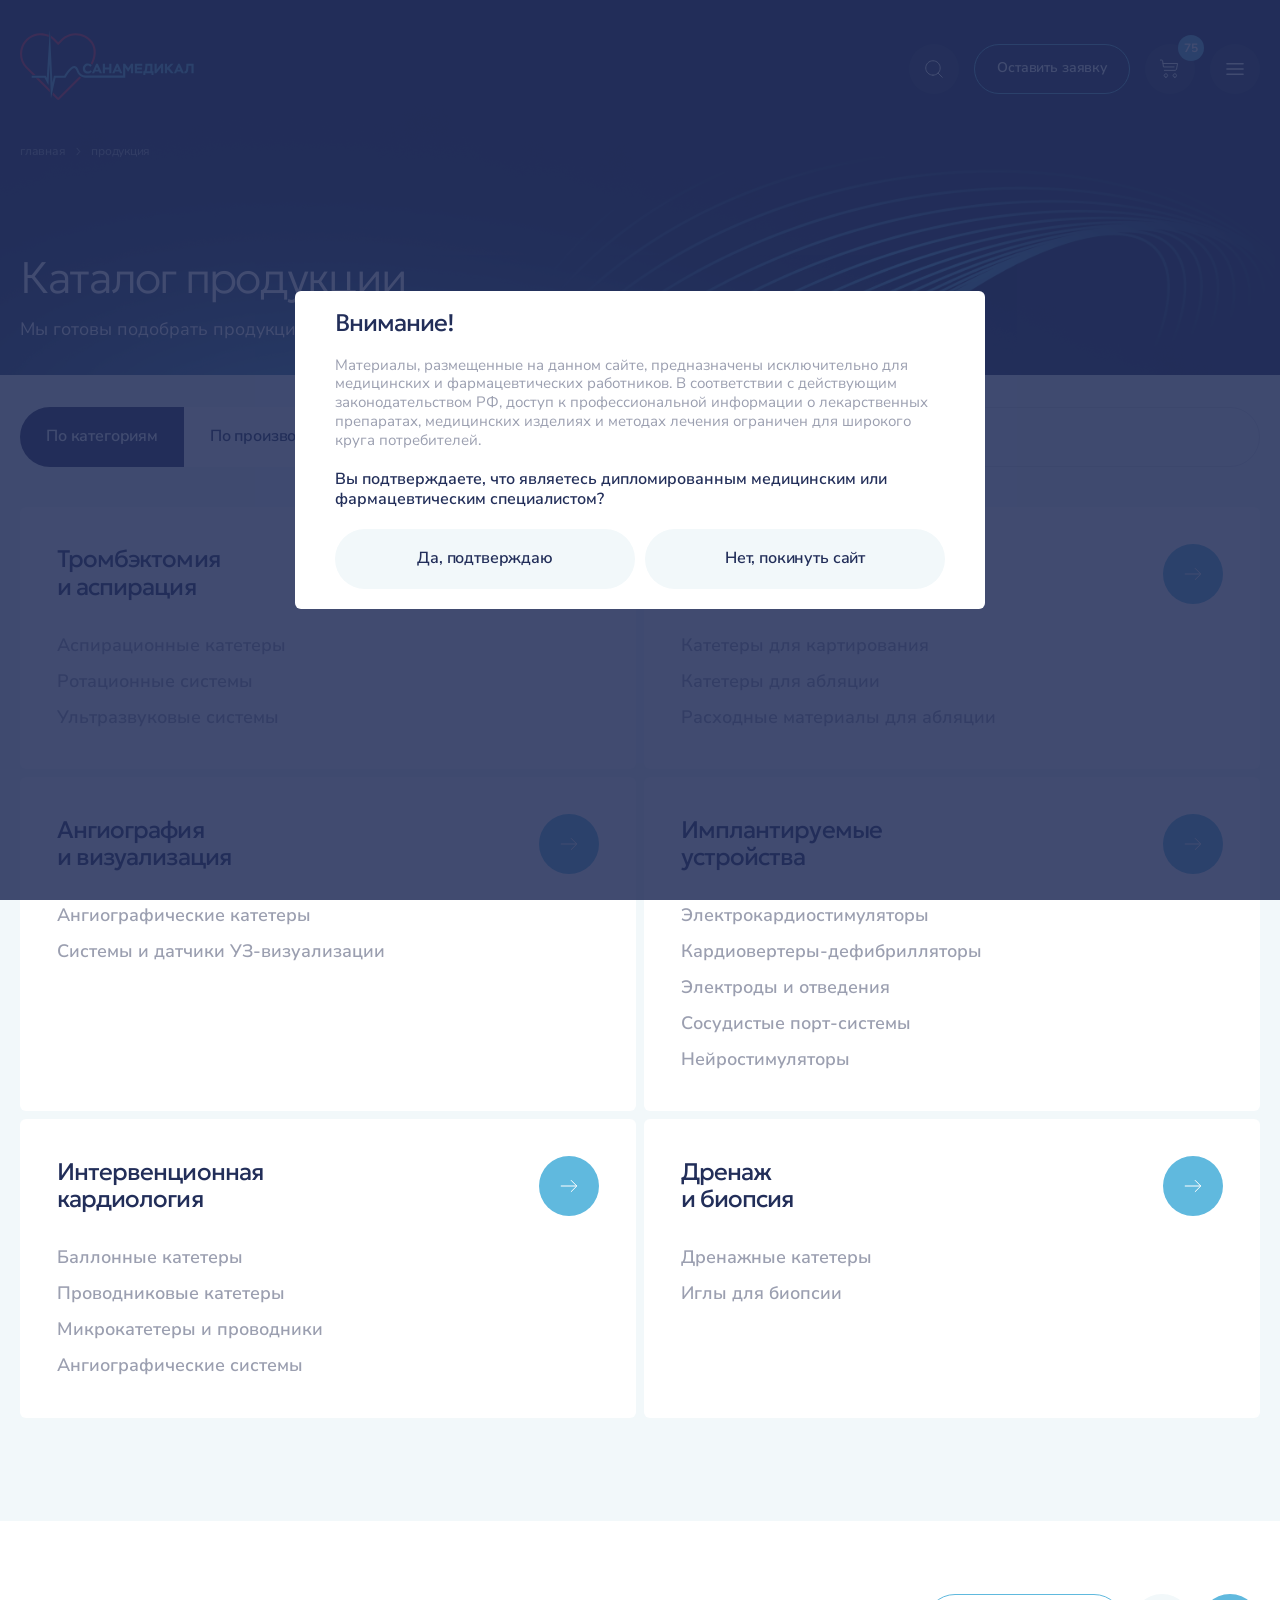
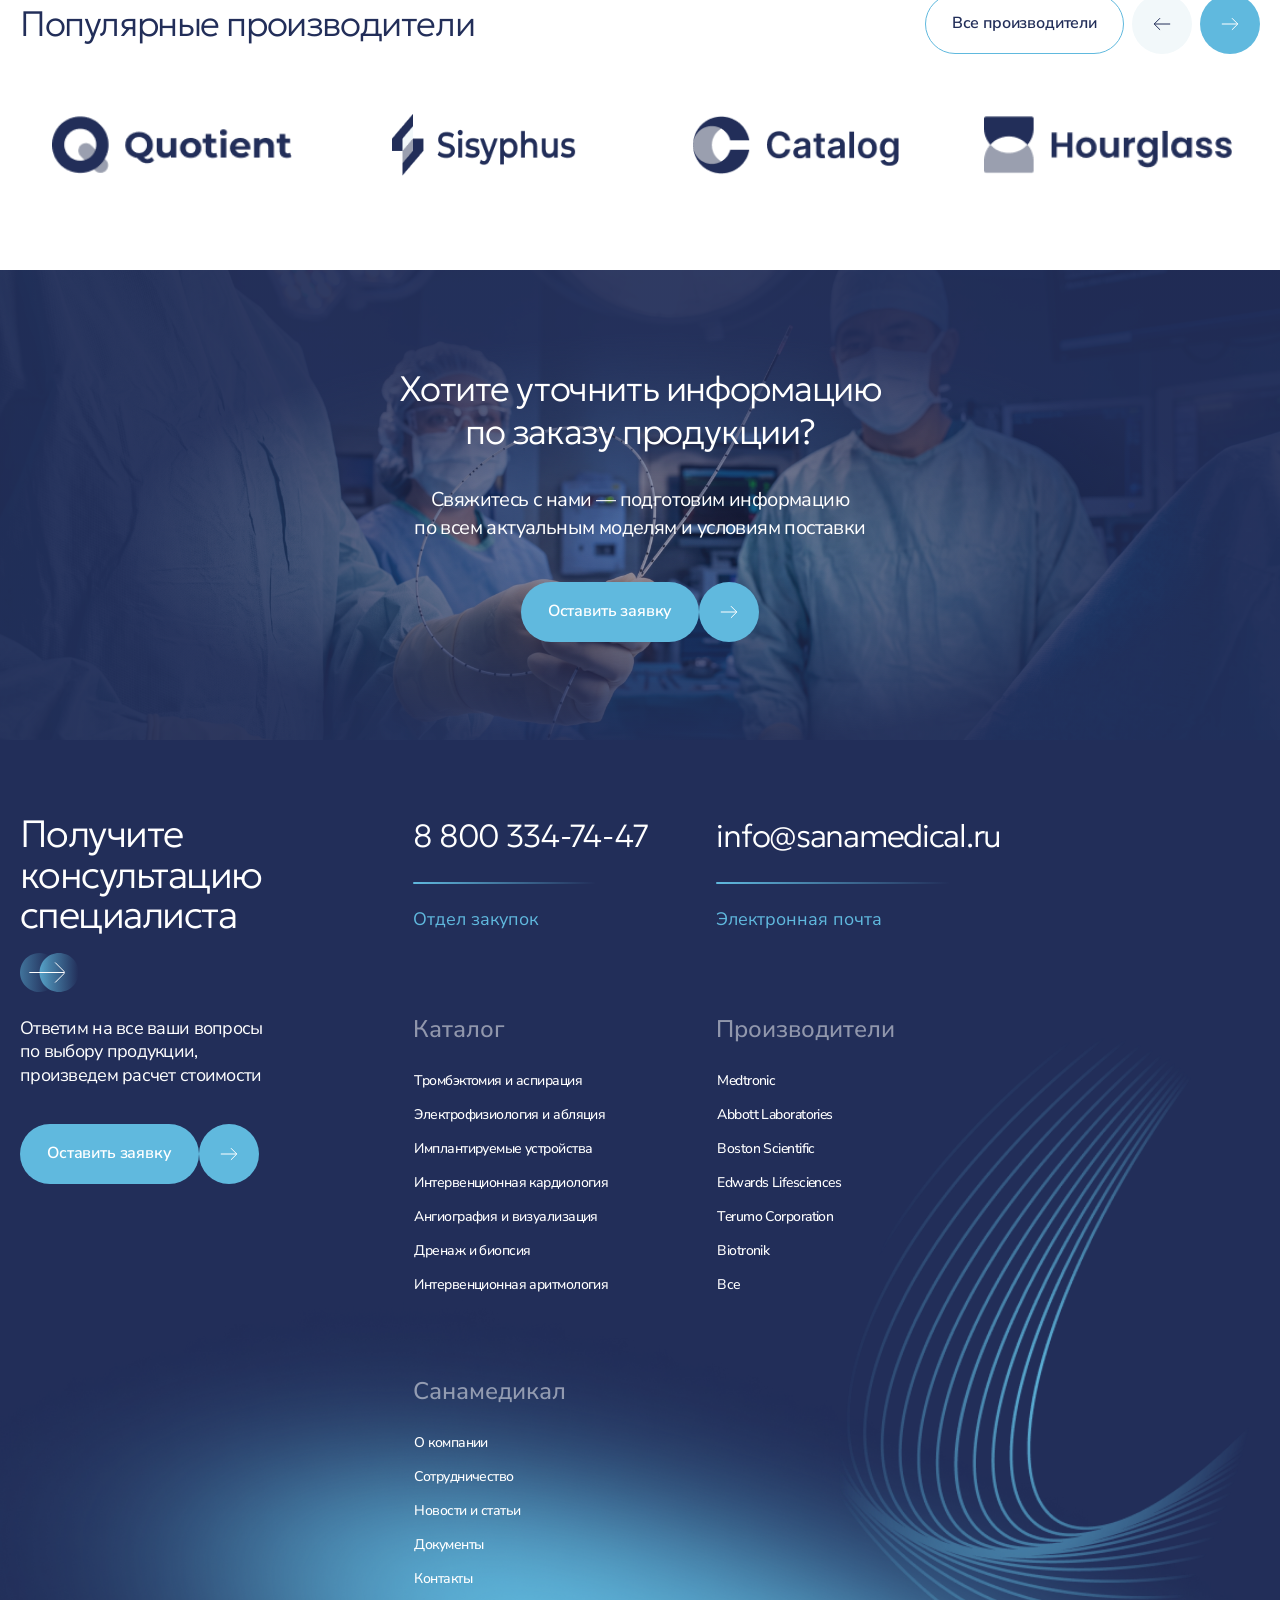
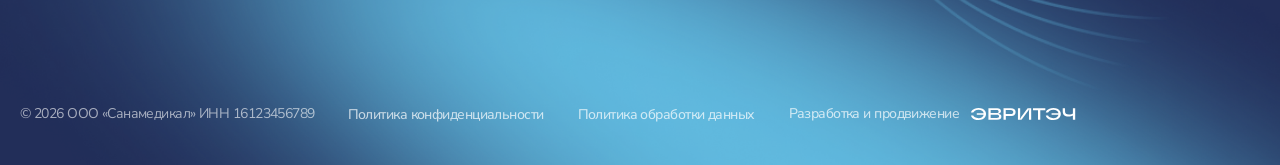
<file: catalog.html>
<!DOCTYPE html>
<html lang="ru">
<head>
    <meta charset="UTF-8">
    <meta name="viewport" content="width=device-width, initial-scale=1.0">
    <title>Каталог продукции — Санамедикал</title>

    <link rel="stylesheet" href="local/templates/sanamedikal/css/main.css">

    <link rel="preconnect" href="https://fonts.googleapis.com">
    <link rel="preconnect" href="https://fonts.gstatic.com" crossorigin>
    <link href="https://fonts.googleapis.com/css2?family=Nunito+Sans:ital,opsz,wght@0,6..12,200..1000;1,6..12,200..1000&display=swap" rel="stylesheet">
    <link href="https://fonts.googleapis.com/css2?family=Geologica:wght,CRSV@100..900,0&display=swap" rel="stylesheet">
    <script>if (!/(?:^|; )pro_access=1/.test(document.cookie)) { document.documentElement.classList.add('pro-gate-pending'); }</script>
</head>
<body class="page-catalog">
    <header class="header">
        <div class="container">
            <div class="header-wrapper flex">
                <a href="/" class="header__logo-container">
                    <img class="header__logo" src="local/templates/sanamedikal/images/logo/logo.svg" alt="Логотип Санамедикал">
                </a>

                <ul class="header__menu flex">
                    <li><a href="/catalog/" class="btn btn--link" aria-current="page">Продукция</a></li>
                    <li><a href="/brands/" class="btn btn--link">Производители</a></li>
                    <li><a href="/about/" class="btn btn--link">Компания</a></li>
                    <li><a href="/documents/" class="btn btn--link">Документы</a></li>
                    <li><a href="/cooperation/" class="btn btn--link">Сотрудничество</a></li>
                    <li><a href="/contacts/" class="btn btn--link">Новости</a></li>
                    <li><a href="/contacts/" class="btn btn--link">Контакты</a></li>
                </ul>

                <div class="header__actions flex gap-20 items-center">
                    <button class="btn btn--neutral btn--round" id="search-btn" aria-expanded="false" aria-controls="search-bar" aria-label="Открыть поиск">
                        <svg class="btn__icon" width="22" height="22" viewBox="0 0 22 22" fill="none" xmlns="http://www.w3.org/2000/svg">
                            <path d="M9.96863 17.1875C13.9554 17.1875 17.1874 13.9556 17.1874 9.96875C17.1874 5.98194 13.9554 2.75 9.96863 2.75C5.98182 2.75 2.74988 5.98194 2.74988 9.96875C2.74988 13.9556 5.98182 17.1875 9.96863 17.1875Z" stroke="white" stroke-linecap="round" stroke-linejoin="round" />
                            <path d="M15.0728 15.0735L19.2494 19.2501" stroke="white" stroke-linecap="round" stroke-linejoin="round" />
                        </svg>
                    </button>

                    <button type="button" class="btn btn--secondary js-request-btn">Оставить заявку</button>

                    <a href="#" class="header-actions__cart flex" id="cart-open-btn" aria-haspopup="dialog" aria-controls="cart-panel">
                        <button class="btn btn--neutral">Корзина</button>
                        <button class="btn btn--neutral btn--round">
                            <svg class="btn__icon" width="22" height="22" viewBox="0 0 22 22" fill="none" xmlns="http://www.w3.org/2000/svg">
                                <path d="M15.125 8.9375H4.46875L3.60264 2.62702C3.57384 2.46861 3.49035 2.32533 3.36674 2.22217C3.24313 2.11901 3.08723 2.0625 2.92623 2.0625H1.375" stroke="white" stroke-linecap="round" stroke-linejoin="round" />
                                <path d="M6.875 19.25C7.82424 19.25 8.59375 18.4805 8.59375 17.5312C8.59375 16.582 7.82424 15.8125 6.875 15.8125C5.92576 15.8125 5.15625 16.582 5.15625 17.5312C5.15625 18.4805 5.92576 19.25 6.875 19.25Z" stroke="white" stroke-linecap="round" stroke-linejoin="round" />
                                <path d="M15.8125 19.25C16.7617 19.25 17.5312 18.4805 17.5312 17.5312C17.5312 16.582 16.7617 15.8125 15.8125 15.8125C14.8633 15.8125 14.0938 16.582 14.0938 17.5312C14.0938 18.4805 14.8633 19.25 15.8125 19.25Z" stroke="white" stroke-linecap="round" stroke-linejoin="round" />
                                <path d="M5.375 12.375H16.165C16.487 12.375 16.7988 12.262 17.046 12.0557C17.2932 11.8493 17.4602 11.5628 17.5178 11.246L18.5625 5.5H4.125" stroke="white" stroke-linecap="round" stroke-linejoin="round" />
                            </svg>
                        </button>
                        <span class="header-actions__count" id="cart-count" aria-label="Товаров в корзине: 75">75</span>
                    </a>

                    <button class="btn btn--neutral btn--round" id="burger-btn" aria-expanded="false" aria-controls="mobile-menu" aria-label="Открыть меню">
                        <svg class="btn__icon burger-icon" width="22" height="22" viewBox="0 0 22 22" fill="none" xmlns="http://www.w3.org/2000/svg">
                            <line class="burger-icon__line burger-icon__line--top" x1="3" y1="5.78" x2="19" y2="5.78" stroke="white" stroke-width="1.6" stroke-linecap="round" />
                            <line class="burger-icon__line burger-icon__line--middle" x1="3" y1="11" x2="19" y2="11" stroke="white" stroke-width="1.6" stroke-linecap="round" />
                            <line class="burger-icon__line burger-icon__line--bottom" x1="3" y1="16.22" x2="19" y2="16.22" stroke="white" stroke-width="1.6" stroke-linecap="round" />
                        </svg>
                    </button>
                </div>
            </div>
        </div>
    </header>

    <div class="mobile-menu-overlay" id="mobile-menu-overlay"></div>
    <div class="cart-panel" id="cart-panel" data-cart-view="items" role="dialog" aria-modal="true" aria-label="Корзина">
        <div class="cart-panel__view cart-panel__view--empty" data-cart-view-panel="empty">
            <div class="cart-panel__bar">
                <h2 class="h2 cart-panel__empty-title">В вашей корзине <br>пока ничего нет</h2>
                <button type="button" class="btn btn--neutral btn--round cart-panel__close js-close-cart" aria-label="Закрыть">
                    <svg class="btn__icon" width="28" height="28" viewBox="0 0 28 28" fill="none" xmlns="http://www.w3.org/2000/svg">
                        <path d="M21.875 6.125L6.125 21.875" stroke="#222E59" stroke-linecap="round" stroke-linejoin="round" />
                        <path d="M21.875 21.875L6.125 6.125" stroke="#222E59" stroke-linecap="round" stroke-linejoin="round" />
                    </svg>
                </button>
            </div>

            <img class="cart-panel__dec" src="local/templates/sanamedikal/images/cart/cartDec.png" alt="" aria-hidden="true">

            <div class="cart-panel__empty">
                <p class="cart-panel__empty-text">Добавьте одну или несколько позиций, чтобы перейти к оформлению заказа</p>

                <div class="btn-group">
                    <a href="/catalog/" class="btn btn--primary btn--xl">Перейти в каталог</a>
                    <a href="/catalog/" class="btn btn--primary btn--round btn--xl" aria-label="Перейти в каталог">
                        <svg class="btn__icon" width="22" height="22" aria-hidden="true"><use href="#icon-arrow"></use></svg>
                    </a>
                </div>
            </div>
        </div>

        <div class="cart-panel__view cart-panel__view--items" data-cart-view-panel="items">
            <div class="cart-panel__header">
                <h2 class="cart-panel__title">Корзина · <span data-cart-count>75</span></h2>
                <div class="cart-panel__header-actions">
                    <button type="button" class="btn btn--link cart-panel__clear" data-cart-clear>
                        Очистить корзину
                        <svg width="16" height="16" viewBox="0 0 16 16" fill="none" xmlns="http://www.w3.org/2000/svg">
                            <path d="M14 3.98667C11.78 3.76667 9.54667 3.65334 7.32 3.65334C6 3.65334 4.68 3.72 3.36 3.85334L2 3.98667" stroke="#9B9FB0" stroke-linecap="round" stroke-linejoin="round" />
                            <path d="M5.66663 3.31334L5.81329 2.44C5.91996 1.80667 5.99996 1.33334 7.12663 1.33334H8.87329C9.99996 1.33334 10.0866 1.83334 10.1866 2.44667L10.3333 3.31334" stroke="#9B9FB0" stroke-linecap="round" stroke-linejoin="round" />
                            <path d="M12.5667 6.09333L12.1334 12.8067C12.06 13.8533 12 14.6667 10.14 14.6667H5.86002C4.00002 14.6667 3.94002 13.8533 3.86668 12.8067L3.43335 6.09333" stroke="#9B9FB0" stroke-linecap="round" stroke-linejoin="round" />
                            <path d="M6.88672 11H9.10672" stroke="#9B9FB0" stroke-linecap="round" stroke-linejoin="round" />
                            <path d="M6.33337 8.33334H9.66671" stroke="#9B9FB0" stroke-linecap="round" stroke-linejoin="round" />
                        </svg>
                    </button>
                    <button type="button" class="btn btn--neutral btn--round cart-panel__close js-close-cart" aria-label="Закрыть">
                        <svg class="btn__icon" width="28" height="28" viewBox="0 0 28 28" fill="none" xmlns="http://www.w3.org/2000/svg">
                            <path d="M21.875 6.125L6.125 21.875" stroke="#222E59" stroke-linecap="round" stroke-linejoin="round" />
                            <path d="M21.875 21.875L6.125 6.125" stroke="#222E59" stroke-linecap="round" stroke-linejoin="round" />
                        </svg>
                    </button>
                </div>
            </div>

            <div class="cart-panel__body">
                <ul class="cart-list" data-cart-list>
                <li class="cart-item" data-cart-item data-qty="30">
                    <img class="cart-item__media" src="local/templates/sanamedikal/images/catalog/catalogItem3.png" alt="Спирали для эмболизации Terumo Hyper 3D Soft">
                    <div class="cart-item__body">
                        <p class="cart-item__brand">Terumo</p>
                        <p class="cart-item__title">Спирали для эмболизации Terumo Hyper 3D Soft</p>
                        <span class="cart-item__model">Model: Transend™ - <span class="cart-item__model-code">M001468010</span></span>
                    </div>
                    <div class="cart-item__qty">
                        <button type="button" class="cart-item__qty-btn cart-item__qty-btn--minus" data-qty-minus aria-label="Уменьшить количество"><svg width="18" height="18" viewBox="0 0 18 18" fill="none" xmlns="http://www.w3.org/2000/svg"><path d="M2.8125 9H15.1875" stroke="currentColor" stroke-linecap="round" stroke-linejoin="round" /></svg></button>
                        <span class="cart-item__qty-value" data-qty-value>30 шт</span>
                        <button type="button" class="cart-item__qty-btn cart-item__qty-btn--plus" data-qty-plus aria-label="Увеличить количество"><svg width="18" height="18" viewBox="0 0 18 18" fill="none" xmlns="http://www.w3.org/2000/svg"><path d="M2.8125 9H15.1875" stroke="currentColor" stroke-linecap="round" stroke-linejoin="round" /><path d="M9 2.8125V15.1875" stroke="currentColor" stroke-linecap="round" stroke-linejoin="round" /></svg></button>
                    </div>
                    <button type="button" class="cart-item__remove" data-cart-remove aria-label="Удалить товар">
                        <svg width="22" height="22" viewBox="0 0 22 22" fill="none" xmlns="http://www.w3.org/2000/svg">
                            <path d="M17.1875 4.8125L4.8125 17.1875" stroke="#9B9FB0" stroke-linecap="round" stroke-linejoin="round" />
                            <path d="M17.1875 17.1875L4.8125 4.8125" stroke="#9B9FB0" stroke-linecap="round" stroke-linejoin="round" />
                        </svg>
                    </button>
                </li>
                <li class="cart-item" data-cart-item data-qty="14">
                    <img class="cart-item__media" src="local/templates/sanamedikal/images/catalog/catalogItem2.png" alt="Микрокатетеры управляемые высокопоточные Renegade Hi Flo и Renegade">
                    <div class="cart-item__body">
                        <p class="cart-item__brand">Boston Scientific</p>
                        <p class="cart-item__title">Микрокатетеры управляемые высокопоточные Renegade Hi Flo и Renegade</p>
                        <span class="cart-item__model">Model: Renegade - <span class="cart-item__model-code">L438899042</span></span>
                    </div>
                    <div class="cart-item__qty">
                        <button type="button" class="cart-item__qty-btn cart-item__qty-btn--minus" data-qty-minus aria-label="Уменьшить количество"><svg width="18" height="18" viewBox="0 0 18 18" fill="none" xmlns="http://www.w3.org/2000/svg"><path d="M2.8125 9H15.1875" stroke="currentColor" stroke-linecap="round" stroke-linejoin="round" /></svg></button>
                        <span class="cart-item__qty-value" data-qty-value>14 шт</span>
                        <button type="button" class="cart-item__qty-btn cart-item__qty-btn--plus" data-qty-plus aria-label="Увеличить количество"><svg width="18" height="18" viewBox="0 0 18 18" fill="none" xmlns="http://www.w3.org/2000/svg"><path d="M2.8125 9H15.1875" stroke="currentColor" stroke-linecap="round" stroke-linejoin="round" /><path d="M9 2.8125V15.1875" stroke="currentColor" stroke-linecap="round" stroke-linejoin="round" /></svg></button>
                    </div>
                    <button type="button" class="cart-item__remove" data-cart-remove aria-label="Удалить товар">
                        <svg width="22" height="22" viewBox="0 0 22 22" fill="none" xmlns="http://www.w3.org/2000/svg">
                            <path d="M17.1875 4.8125L4.8125 17.1875" stroke="#9B9FB0" stroke-linecap="round" stroke-linejoin="round" />
                            <path d="M17.1875 17.1875L4.8125 4.8125" stroke="#9B9FB0" stroke-linecap="round" stroke-linejoin="round" />
                        </svg>
                    </button>
                </li>
                <li class="cart-item cart-item--locked" data-cart-item data-qty="1">
                    <img class="cart-item__media" src="local/templates/sanamedikal/images/catalog/catalogItem4.png" alt="Баллонный катетер Abbot (MINI) TREK">
                    <div class="cart-item__body">
                        <p class="cart-item__brand">Abbot</p>
                        <p class="cart-item__title">Баллонный катетер Abbot (MINI) TREK</p>
                        <span class="cart-item__model">Модификацию уточним при подготовке КП</span>
                    </div>
                    <div class="cart-item__qty">
                        <button type="button" class="cart-item__qty-btn cart-item__qty-btn--minus" data-qty-minus aria-label="Уменьшить количество" disabled><svg width="18" height="18" viewBox="0 0 18 18" fill="none" xmlns="http://www.w3.org/2000/svg"><path d="M2.8125 9H15.1875" stroke="currentColor" stroke-linecap="round" stroke-linejoin="round" /></svg></button>
                        <span class="cart-item__qty-value" data-qty-value>1 шт</span>
                        <button type="button" class="cart-item__qty-btn cart-item__qty-btn--plus" data-qty-plus aria-label="Увеличить количество" disabled><svg width="18" height="18" viewBox="0 0 18 18" fill="none" xmlns="http://www.w3.org/2000/svg"><path d="M2.8125 9H15.1875" stroke="currentColor" stroke-linecap="round" stroke-linejoin="round" /><path d="M9 2.8125V15.1875" stroke="currentColor" stroke-linecap="round" stroke-linejoin="round" /></svg></button>
                    </div>
                    <button type="button" class="cart-item__remove" data-cart-remove aria-label="Удалить товар">
                        <svg width="22" height="22" viewBox="0 0 22 22" fill="none" xmlns="http://www.w3.org/2000/svg">
                            <path d="M17.1875 4.8125L4.8125 17.1875" stroke="#9B9FB0" stroke-linecap="round" stroke-linejoin="round" />
                            <path d="M17.1875 17.1875L4.8125 4.8125" stroke="#9B9FB0" stroke-linecap="round" stroke-linejoin="round" />
                        </svg>
                    </button>
                </li>
                <li class="cart-item" data-cart-item data-qty="30">
                    <img class="cart-item__media" src="local/templates/sanamedikal/images/catalog/catalogItem1.png" alt="Спирали с волокнами для эмболизации с Interlock-35">
                    <div class="cart-item__body">
                        <p class="cart-item__brand">Boston Scientific</p>
                        <p class="cart-item__title">Спирали с волокнами для эмболизации с Interlock-35</p>
                        <span class="cart-item__model">Model: Transend™ - <span class="cart-item__model-code">M001468010</span></span>
                    </div>
                    <div class="cart-item__qty">
                        <button type="button" class="cart-item__qty-btn cart-item__qty-btn--minus" data-qty-minus aria-label="Уменьшить количество"><svg width="18" height="18" viewBox="0 0 18 18" fill="none" xmlns="http://www.w3.org/2000/svg"><path d="M2.8125 9H15.1875" stroke="currentColor" stroke-linecap="round" stroke-linejoin="round" /></svg></button>
                        <span class="cart-item__qty-value" data-qty-value>30 шт</span>
                        <button type="button" class="cart-item__qty-btn cart-item__qty-btn--plus" data-qty-plus aria-label="Увеличить количество"><svg width="18" height="18" viewBox="0 0 18 18" fill="none" xmlns="http://www.w3.org/2000/svg"><path d="M2.8125 9H15.1875" stroke="currentColor" stroke-linecap="round" stroke-linejoin="round" /><path d="M9 2.8125V15.1875" stroke="currentColor" stroke-linecap="round" stroke-linejoin="round" /></svg></button>
                    </div>
                    <button type="button" class="cart-item__remove" data-cart-remove aria-label="Удалить товар">
                        <svg width="22" height="22" viewBox="0 0 22 22" fill="none" xmlns="http://www.w3.org/2000/svg">
                            <path d="M17.1875 4.8125L4.8125 17.1875" stroke="#9B9FB0" stroke-linecap="round" stroke-linejoin="round" />
                            <path d="M17.1875 17.1875L4.8125 4.8125" stroke="#9B9FB0" stroke-linecap="round" stroke-linejoin="round" />
                        </svg>
                    </button>
                </li>
            </ul>

            </div>

            <div class="cart-panel__footer">
                <button type="button" class="btn btn--primary cart-panel__submit" data-cart-checkout>Оформить заказ</button>
            </div>
        </div>

        <div class="cart-panel__view cart-panel__view--checkout" data-cart-view-panel="checkout">
            <div class="cart-panel__header">
                <h2 class="cart-panel__title">Оформить заказ</h2>
                <button type="button" class="btn btn--neutral btn--round cart-panel__close js-close-cart" aria-label="Закрыть">
                    <svg class="btn__icon" width="28" height="28" viewBox="0 0 28 28" fill="none" xmlns="http://www.w3.org/2000/svg">
                        <path d="M21.875 6.125L6.125 21.875" stroke="#222E59" stroke-linecap="round" stroke-linejoin="round" />
                        <path d="M21.875 21.875L6.125 6.125" stroke="#222E59" stroke-linecap="round" stroke-linejoin="round" />
                    </svg>
                </button>
            </div>

            <div class="cart-panel__body">

                <div class="tabs" role="tablist">
                <button type="button" class="tabs__item is-active" role="tab" aria-selected="true" data-tab="price">Запрос цены</button>
                <button type="button" class="tabs__item" role="tab" aria-selected="false" data-tab="stock">Запрос наличия</button>
                <button type="button" class="tabs__item" role="tab" aria-selected="false" data-tab="offer">Запросить КП</button>
            </div>

            <form class="modal__form cart-panel__form js-validate-form" id="cart-checkout-form" novalidate>
                <div class="modal__row">
                    <div class="field">
                        <label class="field__label" for="cart-org">Название организации</label>
                        <input type="text" class="input" id="cart-org" name="org" placeholder="ООО..." required>
                        <span class="field__line"></span>
                    </div>

                    <div class="field">
                        <label class="field__label" for="cart-inn">ИНН организации</label>
                        <input type="text" class="input" id="cart-inn" name="inn" inputmode="numeric" placeholder="4392004106" required data-validate="inn">
                        <span class="field__line"></span>
                    </div>
                </div>

                <div class="field">
                    <label class="field__label" for="cart-name">ФИО контактного лица</label>
                    <input type="text" class="input" id="cart-name" name="name" autocomplete="name" placeholder="Иванов Иван Иванович" required data-validate="name">
                    <span class="field__line"></span>
                </div>

                <div class="field">
                    <label class="field__label" for="cart-hospital">Название ЛПУ и города</label>
                    <input type="text" class="input" id="cart-hospital" name="hospital" placeholder="ГБУЗ «Морозовская ДГКБ ДЗМ», Москва" required>
                    <span class="field__line"></span>
                </div>

                <div class="modal__row">
                    <div class="field">
                        <label class="field__label" for="cart-phone">Номер телефона</label>
                        <input type="tel" class="input" id="cart-phone" name="phone" autocomplete="tel" placeholder="+7" required data-validate="phone">
                        <span class="field__line"></span>
                    </div>

                    <div class="field">
                        <label class="field__label" for="cart-email">Электронная почта</label>
                        <input type="email" class="input" id="cart-email" name="email" autocomplete="email" placeholder="company@mail.ru" required data-validate="email">
                        <span class="field__line"></span>
                    </div>
                </div>

                <div class="field">
                    <label class="field__label" for="cart-comment">Ваш комментарий</label>
                    <input type="text" class="input" id="cart-comment" name="comment" placeholder="Необходимо...">
                    <span class="field__line"></span>
                </div>

                <div class="checkbox-row">
                    <input type="checkbox" class="checkbox" id="cart-agree" name="agree" required>
                    <label class="checkbox-label" for="cart-agree">
                        <svg width="18" height="18" viewBox="0 0 18 18" fill="none" xmlns="http://www.w3.org/2000/svg">
                            <path d="M6.75 16.5H11.25C15 16.5 16.5 15 16.5 11.25V6.75C16.5 3 15 1.5 11.25 1.5H6.75C3 1.5 1.5 3 1.5 6.75V11.25C1.5 15 3 16.5 6.75 16.5Z" fill="#222E59" />
                            <path d="M6.75 16.5H11.25C15 16.5 16.5 15 16.5 11.25V6.75C16.5 3 15 1.5 11.25 1.5H6.75C3 1.5 1.5 3 1.5 6.75V11.25C1.5 15 3 16.5 6.75 16.5Z" stroke="#9B9FB0" stroke-linecap="round" stroke-linejoin="round" />
                        </svg>
                        <svg width="8" height="6" viewBox="0 0 8 6" fill="none" xmlns="http://www.w3.org/2000/svg">
                            <path d="M0.75 2.8725L2.8725 4.995L7.125 0.75" stroke="white" stroke-width="1.5" stroke-linecap="round" stroke-linejoin="round" />
                        </svg>
                    </label>
                    <div class="checkbox-text">Принимаю <a href="/policy/">условия обработки</a> персональных данных</div>
                </div>
            </form>
            </div>

            <div class="cart-panel__footer">
                <button type="submit" form="cart-checkout-form" class="btn btn--primary cart-panel__submit">Оформить заказ</button>
            </div>
        </div>
    </div>

    <div class="mobile-menu" id="mobile-menu" role="dialog" aria-modal="true" aria-label="Меню">
        <div class="mobile-menu__header">
            <span class="mobile-menu__title">Меню</span>
            <button class="btn btn--neutral btn--round" id="mobile-menu-close" aria-label="Закрыть меню">
                <svg class="btn__icon" width="16" height="16" viewBox="0 0 16 16" fill="none" xmlns="http://www.w3.org/2000/svg">
                    <path d="M12.5 3.5L3.5 12.5" stroke="#222E59" stroke-width="1.5" stroke-linecap="round" stroke-linejoin="round" />
                    <path d="M3.5 3.5L12.5 12.5" stroke="#222E59" stroke-width="1.5" stroke-linecap="round" stroke-linejoin="round" />
                </svg>
            </button>
        </div>

        <nav class="mobile-menu__nav">
            <ul class="mobile-menu__list">
                <li><a href="/catalog/" class="btn btn--link mobile-menu__link" aria-current="page">Продукция</a></li>
                <li><a href="/brands/" class="btn btn--link mobile-menu__link">Производители</a></li>
                <li><a href="/about/" class="btn btn--link mobile-menu__link">Компания</a></li>
                <li><a href="/documents/" class="btn btn--link mobile-menu__link">Документы</a></li>
                <li><a href="/cooperation/" class="btn btn--link mobile-menu__link">Сотрудничество</a></li>
                <li><a href="/contacts/" class="btn btn--link mobile-menu__link">Новости</a></li>
                <li><a href="/contacts/" class="btn btn--link mobile-menu__link">Контакты</a></li>
            </ul>
        </nav>

        <div class="mobile-menu__footer">
            <button type="button" class="btn btn--primary btn--block-mobile js-request-btn">Оставить заявку</button>
        </div>
    </div>

    <div class="search" id="search-bar" role="search">
        <div class="search__bar">
            <svg class="search__bar-icon" width="22" height="22" viewBox="0 0 22 22" fill="none" xmlns="http://www.w3.org/2000/svg">
                <path d="M9.96875 17.1875C13.9556 17.1875 17.1875 13.9556 17.1875 9.96875C17.1875 5.98194 13.9556 2.75 9.96875 2.75C5.98194 2.75 2.75 5.98194 2.75 9.96875C2.75 13.9556 5.98194 17.1875 9.96875 17.1875Z" stroke="#222E59" stroke-linecap="round" stroke-linejoin="round" />
                <path d="M15.0742 15.0735L19.2508 19.2501" stroke="#222E59" stroke-linecap="round" stroke-linejoin="round" />
            </svg>

            <input type="text" class="search__input" id="search-input" name="q" placeholder="Найти..." autocomplete="off">

            <a href="/search/" class="btn btn--primary search__submit" id="search-submit">Найти</a>

            <button type="button" class="btn btn--link search__clear" id="search-clear" aria-label="Очистить поле">
                <svg width="22" height="22" viewBox="0 0 22 22" fill="none" xmlns="http://www.w3.org/2000/svg">
                    <path d="M17.1875 4.8125L4.8125 17.1875" stroke="#9B9FB0" stroke-linecap="round" stroke-linejoin="round" />
                    <path d="M17.1875 17.1875L4.8125 4.8125" stroke="#9B9FB0" stroke-linecap="round" stroke-linejoin="round" />
                </svg>
            </button>
        </div>

        <div class="select__dropdown search__dropdown" id="search-dropdown">
            <ul class="search__results" id="search-results"></ul>
        </div>
    </div>

    <div class="modal" id="request-modal" role="dialog" aria-modal="true" aria-label="Оставить заявку">
        <div class="modal__header">
            <h2 class="modal__title">Оставить заявку</h2>

            <button type="button" class="modal__close js-close-request-modal" aria-label="Закрыть">
                <svg width="34" height="34" viewBox="0 0 34 34" fill="none" xmlns="http://www.w3.org/2000/svg">
                    <path d="M26.5625 7.4375L7.4375 26.5625" stroke="#222E59" stroke-linecap="round" stroke-linejoin="round" />
                    <path d="M26.5625 26.5625L7.4375 7.4375" stroke="#222E59" stroke-linecap="round" stroke-linejoin="round" />
                </svg>
            </button>

            <button type="button" class="btn btn--neutral btn--round modal__close-mobile js-close-request-modal" aria-label="Закрыть">
                <svg class="btn__icon" width="16" height="16" viewBox="0 0 16 16" fill="none" xmlns="http://www.w3.org/2000/svg">
                    <path d="M12.5 3.5L3.5 12.5" stroke="#222E59" stroke-width="1.5" stroke-linecap="round" stroke-linejoin="round" />
                    <path d="M3.5 3.5L12.5 12.5" stroke="#222E59" stroke-width="1.5" stroke-linecap="round" stroke-linejoin="round" />
                </svg>
            </button>
        </div>

        <div class="modal__body">
            <div class="tabs" role="tablist">
                <button type="button" class="tabs__item is-active" role="tab" aria-selected="true" data-tab="question">Задать вопрос</button>
                <button type="button" class="tabs__item" role="tab" aria-selected="false" data-tab="partnership">Заявка на сотрудничество</button>
            </div>

            <form class="modal__form" id="request-form" novalidate>
                <div class="field">
                    <label class="field__label" for="request-comment">Ваш комментарий</label>
                    <input type="text" class="input" id="request-comment" name="comment" placeholder="Необходимо...">
                    <span class="field__line"></span>
                </div>

                <div class="field">
                    <label class="field__label" for="request-name">ФИО контактного лица</label>
                    <input type="text" class="input" id="request-name" name="name" autocomplete="name" placeholder="Иванов Иван Иванович" required data-validate="name">
                    <span class="field__line"></span>
                </div>

                <div class="modal__row">
                    <div class="field">
                        <label class="field__label" for="request-org">Название организации</label>
                        <input type="text" class="input" id="request-org" name="org" placeholder="ООО..." required>
                        <span class="field__line"></span>
                    </div>

                    <div class="field">
                        <label class="field__label" for="request-inn">ИНН организации</label>
                        <input type="text" class="input" id="request-inn" name="inn" inputmode="numeric" placeholder="4392004106" required data-validate="inn">
                        <span class="field__line"></span>
                    </div>
                </div>

                <div class="modal__row">
                    <div class="field">
                        <label class="field__label" for="request-phone">Номер телефона</label>
                        <input type="tel" class="input" id="request-phone" name="phone" autocomplete="tel" placeholder="+7" required data-validate="phone">
                        <span class="field__line"></span>
                    </div>

                    <div class="field">
                        <label class="field__label" for="request-email">Электронная почта</label>
                        <input type="email" class="input" id="request-email" name="email" autocomplete="email" placeholder="company@mail.ru" required data-validate="email">
                        <span class="field__line"></span>
                    </div>
                </div>

                <div class="checkbox-row">
                    <input type="checkbox" class="checkbox" id="request-agree" name="agree" required>
                    <label class="checkbox-label" for="request-agree">
                        <svg width="18" height="18" viewBox="0 0 18 18" fill="none" xmlns="http://www.w3.org/2000/svg">
                            <path d="M6.75 16.5H11.25C15 16.5 16.5 15 16.5 11.25V6.75C16.5 3 15 1.5 11.25 1.5H6.75C3 1.5 1.5 3 1.5 6.75V11.25C1.5 15 3 16.5 6.75 16.5Z" fill="#222E59" />
                            <path d="M6.75 16.5H11.25C15 16.5 16.5 15 16.5 11.25V6.75C16.5 3 15 1.5 11.25 1.5H6.75C3 1.5 1.5 3 1.5 6.75V11.25C1.5 15 3 16.5 6.75 16.5Z" stroke="#9B9FB0" stroke-linecap="round" stroke-linejoin="round" />
                        </svg>
                        <svg width="8" height="6" viewBox="0 0 8 6" fill="none" xmlns="http://www.w3.org/2000/svg">
                            <path d="M0.75 2.8725L2.8725 4.995L7.125 0.75" stroke="white" stroke-width="1.5" stroke-linecap="round" stroke-linejoin="round" />
                        </svg>
                    </label>
                    <div class="checkbox-text">Принимаю <a href="/policy/">условия обработки</a> персональных данных</div>
                </div>
            </form>
        </div>

        <div class="modal__footer">
            <button type="submit" form="request-form" class="btn btn--primary modal__submit">Отправить заявку</button>
        </div>
    </div>

    <main>
        <section class="page-hero" data-header-trigger>
            <div class="container">
                <nav class="breadcrumbs" aria-label="Хлебные крошки">
                    <ol class="breadcrumbs__list">
                        <li class="breadcrumbs__item">
                            <a href="/" class="breadcrumbs__link">главная</a>
                            <svg class="breadcrumbs__sep" width="10" height="10" aria-hidden="true"><use href="#icon-chevron-right"></use></svg>
                        </li>
                        <li class="breadcrumbs__item" aria-current="page">продукция</li>
                    </ol>
                </nav>

                <h1 class="h1 page-hero__title">Каталог продукции</h1>
                <p class="page-hero__text">Мы готовы подобрать продукцию с учетом индивидуальных конструктивно-технических требований</p>
            </div>
        </section>

        <!-- КАТАЛОГ -->
        <section class="catalog-section catalog-section--page section" data-tabs-root>
            <div class="container">
                <div class="catalog-toolbar">
                    <div class="tabs" role="tablist">
                        <button type="button" class="tabs__item is-active" role="tab" aria-selected="true" data-tab="categories">По категориям</button>
                        <button type="button" class="tabs__item" role="tab" aria-selected="false" data-tab="brands">По производителю</button>
                    </div>

                    <form class="catalog-search" role="search" action="/search/" method="get" data-catalog-search-form>
                        <svg class="catalog-search__icon" width="22" height="22" viewBox="0 0 22 22" fill="none" aria-hidden="true">
                            <path d="M9.96875 17.1875C13.9556 17.1875 17.1875 13.9556 17.1875 9.96875C17.1875 5.98194 13.9556 2.75 9.96875 2.75C5.98194 2.75 2.75 5.98194 2.75 9.96875C2.75 13.9556 5.98194 17.1875 9.96875 17.1875Z" stroke="currentColor" stroke-linecap="round" stroke-linejoin="round" />
                            <path d="M15.0742 15.0735L19.2508 19.2501" stroke="currentColor" stroke-linecap="round" stroke-linejoin="round" />
                        </svg>

                        <input type="text" class="catalog-search__input" name="q" placeholder="Поиск по названию и бренду" aria-label="Поиск по названию и бренду" autocomplete="off" data-catalog-search>

                        <button type="submit" class="btn btn--primary catalog-search__submit">Найти</button>

                        <button type="button" class="btn btn--link catalog-search__clear" aria-label="Очистить поле" data-catalog-search-clear>
                            <svg width="22" height="22" viewBox="0 0 22 22" fill="none" xmlns="http://www.w3.org/2000/svg">
                                <path d="M17.1875 4.8125L4.8125 17.1875" stroke="#9B9FB0" stroke-linecap="round" stroke-linejoin="round" />
                                <path d="M17.1875 17.1875L4.8125 4.8125" stroke="#9B9FB0" stroke-linecap="round" stroke-linejoin="round" />
                            </svg>
                        </button>
                    </form>
                </div>

                <div class="catalog-grid">
                    <div class="catalog-grid__panel" data-tab-panel="categories">
                        <article class="category-card">
                            <div class="category-card__top">
                                <h3 class="category-card__title"><a href="/catalog/thrombectomy/">Тромбэктомия <br>и аспирация</a></h3>
                                <a href="/catalog/thrombectomy/" class="btn btn--primary btn--round" aria-label="Перейти в категорию">
                                    <svg class="btn__icon" width="22" height="22" aria-hidden="true"><use href="#icon-arrow"></use></svg>
                                </a>
                            </div>
                            <ul class="category-card__list">
                                <li><a href="/catalog/thrombectomy/1/">Аспирационные катетеры</a></li>
                                <li><a href="/catalog/thrombectomy/2/">Ротационные системы</a></li>
                                <li><a href="/catalog/thrombectomy/3/">Ультразвуковые системы</a></li>
                            </ul>
                        </article>

                        <article class="category-card">
                            <div class="category-card__top">
                                <h3 class="category-card__title"><a href="/catalog/electrophysiology/">Электрофизиология <br>и абляция</a></h3>
                                <a href="/catalog/electrophysiology/" class="btn btn--primary btn--round" aria-label="Перейти в категорию">
                                    <svg class="btn__icon" width="22" height="22" aria-hidden="true"><use href="#icon-arrow"></use></svg>
                                </a>
                            </div>
                            <ul class="category-card__list">
                                <li><a href="/catalog/electrophysiology/1/">Катетеры для картирования</a></li>
                                <li><a href="/catalog/electrophysiology/2/">Катетеры для абляции</a></li>
                                <li><a href="/catalog/electrophysiology/3/">Расходные материалы для абляции</a></li>
                            </ul>
                        </article>

                        <article class="category-card">
                            <div class="category-card__top">
                                <h3 class="category-card__title"><a href="/catalog/angiography/">Ангиография <br>и визуализация</a></h3>
                                <a href="/catalog/angiography/" class="btn btn--primary btn--round" aria-label="Перейти в категорию">
                                    <svg class="btn__icon" width="22" height="22" aria-hidden="true"><use href="#icon-arrow"></use></svg>
                                </a>
                            </div>
                            <ul class="category-card__list">
                                <li><a href="/catalog/angiography/1/">Ангиографические катетеры</a></li>
                                <li><a href="/catalog/angiography/2/">Системы и датчики УЗ-визуализации</a></li>
                            </ul>
                        </article>

                        <article class="category-card">
                            <div class="category-card__top">
                                <h3 class="category-card__title"><a href="/catalog/implantable/">Имплантируемые <br>устройства</a></h3>
                                <a href="/catalog/implantable/" class="btn btn--primary btn--round" aria-label="Перейти в категорию">
                                    <svg class="btn__icon" width="22" height="22" aria-hidden="true"><use href="#icon-arrow"></use></svg>
                                </a>
                            </div>
                            <ul class="category-card__list">
                                <li><a href="/catalog/implantable/1/">Электрокардиостимуляторы</a></li>
                                <li><a href="/catalog/implantable/2/">Кардиовертеры-дефибрилляторы</a></li>
                                <li><a href="/catalog/implantable/3/">Электроды и отведения</a></li>
                                <li><a href="/catalog/implantable/4/">Сосудистые порт-системы</a></li>
                                <li><a href="/catalog/implantable/5/">Нейростимуляторы</a></li>
                            </ul>
                        </article>

                        <article class="category-card">
                            <div class="category-card__top">
                                <h3 class="category-card__title"><a href="/catalog/interventional-cardiology/">Интервенционная <br>кардиология</a></h3>
                                <a href="/catalog/interventional-cardiology/" class="btn btn--primary btn--round" aria-label="Перейти в категорию">
                                    <svg class="btn__icon" width="22" height="22" aria-hidden="true"><use href="#icon-arrow"></use></svg>
                                </a>
                            </div>
                            <ul class="category-card__list">
                                <li><a href="/catalog/interventional-cardiology/1/">Баллонные катетеры</a></li>
                                <li><a href="/catalog/interventional-cardiology/2/">Проводниковые катетеры</a></li>
                                <li><a href="/catalog/interventional-cardiology/3/">Микрокатетеры и проводники</a></li>
                                <li><a href="/catalog/interventional-cardiology/4/">Ангиографические системы</a></li>
                            </ul>
                        </article>

                        <article class="category-card">
                            <div class="category-card__top">
                                <h3 class="category-card__title"><a href="/catalog/drainage/">Дренаж <br>и биопсия</a></h3>
                                <a href="/catalog/drainage/" class="btn btn--primary btn--round" aria-label="Перейти в категорию">
                                    <svg class="btn__icon" width="22" height="22" aria-hidden="true"><use href="#icon-arrow"></use></svg>
                                </a>
                            </div>
                            <ul class="category-card__list">
                                <li><a href="/catalog/drainage/1/">Дренажные катетеры</a></li>
                                <li><a href="/catalog/drainage/2/">Иглы для биопсии</a></li>
                            </ul>
                        </article>

                    </div>

                    <div class="catalog-grid__panel" data-tab-panel="brands" hidden>
                        <article class="category-card category-card--brand">
                            <div class="category-card__top">
                                <div class="category-card__brand">
                                    <p class="category-card__crumbs">Каталог · Quotient</p>
                                    <a href="/brands/quotient/" class="category-card__logo-link" aria-label="Quotient">
                                        <img class="category-card__logo" src="local/templates/sanamedikal/images/brands/quotient.png" alt="Quotient" loading="lazy">
                                    </a>
                                </div>
                                <a href="/brands/quotient/" class="btn btn--primary btn--round" aria-label="Перейти к бренду Quotient">
                                    <svg class="btn__icon" width="22" height="22" aria-hidden="true"><use href="#icon-arrow"></use></svg>
                                </a>
                            </div>
                            <ul class="category-card__list">
                                <li><a href="/brands/quotient/1/">Аспирационные катетеры</a></li>
                                <li><a href="/brands/quotient/2/">Ротационные системы</a></li>
                                <li><a href="/brands/quotient/3/">Ультразвуковые системы</a></li>
                                <li><a href="/brands/quotient/4/">Электрокардиостимуляторы</a></li>
                                <li><a href="/brands/quotient/5/">Кардиовертеры-дефибрилляторы</a></li>
                                <li><a href="/brands/quotient/6/">Электроды и отведения</a></li>
                            </ul>
                        </article>

                        <article class="category-card category-card--brand">
                            <div class="category-card__top">
                                <div class="category-card__brand">
                                    <p class="category-card__crumbs">Каталог · Sisyphus</p>
                                    <a href="/brands/sisyphus/" class="category-card__logo-link" aria-label="Sisyphus">
                                        <img class="category-card__logo" src="local/templates/sanamedikal/images/brands/sisyphus.png" alt="Sisyphus" loading="lazy">
                                    </a>
                                </div>
                                <a href="/brands/sisyphus/" class="btn btn--primary btn--round" aria-label="Перейти к бренду Sisyphus">
                                    <svg class="btn__icon" width="22" height="22" aria-hidden="true"><use href="#icon-arrow"></use></svg>
                                </a>
                            </div>
                            <ul class="category-card__list">
                                <li><a href="/brands/sisyphus/1/">Сосудистые порт-системы</a></li>
                                <li><a href="/brands/sisyphus/2/">Нейростимуляторы</a></li>
                                <li><a href="/brands/sisyphus/3/">Баллонные катетеры</a></li>
                                <li><a href="/brands/sisyphus/4/">Проводниковые катетеры</a></li>
                            </ul>
                        </article>

                        <article class="category-card category-card--brand">
                            <div class="category-card__top">
                                <div class="category-card__brand">
                                    <p class="category-card__crumbs">Каталог · Catalog</p>
                                    <a href="/brands/catalog/" class="category-card__logo-link" aria-label="Catalog">
                                        <img class="category-card__logo" src="local/templates/sanamedikal/images/brands/catalog.png" alt="Catalog" loading="lazy">
                                    </a>
                                </div>
                                <a href="/brands/catalog/" class="btn btn--primary btn--round" aria-label="Перейти к бренду Catalog">
                                    <svg class="btn__icon" width="22" height="22" aria-hidden="true"><use href="#icon-arrow"></use></svg>
                                </a>
                            </div>
                            <ul class="category-card__list">
                                <li><a href="/brands/catalog/1/">Аспирационные катетеры</a></li>
                                <li><a href="/brands/catalog/2/">Ротационные системы</a></li>
                                <li><a href="/brands/catalog/3/">Ультразвуковые системы</a></li>
                                <li><a href="/brands/catalog/4/">Электрокардиостимуляторы</a></li>
                                <li><a href="/brands/catalog/5/">Кардиовертеры-дефибрилляторы</a></li>
                            </ul>
                        </article>

                        <article class="category-card category-card--brand">
                            <div class="category-card__top">
                                <div class="category-card__brand">
                                    <p class="category-card__crumbs">Каталог · Hourglass</p>
                                    <a href="/brands/hourglass/" class="category-card__logo-link" aria-label="Hourglass">
                                        <img class="category-card__logo" src="local/templates/sanamedikal/images/brands/hourglass.png" alt="Hourglass" loading="lazy">
                                    </a>
                                </div>
                                <a href="/brands/hourglass/" class="btn btn--primary btn--round" aria-label="Перейти к бренду Hourglass">
                                    <svg class="btn__icon" width="22" height="22" aria-hidden="true"><use href="#icon-arrow"></use></svg>
                                </a>
                            </div>
                            <ul class="category-card__list">
                                <li><a href="/brands/hourglass/1/">Сосудистые порт-системы</a></li>
                                <li><a href="/brands/hourglass/2/">Нейростимуляторы</a></li>
                                <li><a href="/brands/hourglass/3/">Баллонные катетеры</a></li>
                                <li><a href="/brands/hourglass/4/">Проводниковые катетеры</a></li>
                                <li><a href="/brands/hourglass/5/">Микрокатетеры и проводники</a></li>
                                <li><a href="/brands/hourglass/6/">Ангиографические системы</a></li>
                            </ul>
                        </article>

                        <article class="category-card category-card--brand">
                            <div class="category-card__top">
                                <div class="category-card__brand">
                                    <p class="category-card__crumbs">Каталог · Circooles</p>
                                    <a href="/brands/circooles/" class="category-card__logo-link" aria-label="Circooles">
                                        <img class="category-card__logo" src="local/templates/sanamedikal/images/brands/circooles.png" alt="Circooles" loading="lazy">
                                    </a>
                                </div>
                                <a href="/brands/circooles/" class="btn btn--primary btn--round" aria-label="Перейти к бренду Circooles">
                                    <svg class="btn__icon" width="22" height="22" aria-hidden="true"><use href="#icon-arrow"></use></svg>
                                </a>
                            </div>
                            <ul class="category-card__list">
                                <li><a href="/brands/circooles/1/">Аспирационные катетеры</a></li>
                                <li><a href="/brands/circooles/2/">Ротационные системы</a></li>
                                <li><a href="/brands/circooles/3/">Ультразвуковые системы</a></li>
                                <li><a href="/brands/circooles/4/">Электрокардиостимуляторы</a></li>
                                <li><a href="/brands/circooles/5/">Кардиовертеры-дефибрилляторы</a></li>
                                <li><a href="/brands/circooles/6/">Электроды и отведения</a></li>
                            </ul>
                        </article>

                        <article class="category-card category-card--brand">
                            <div class="category-card__top">
                                <div class="category-card__brand">
                                    <p class="category-card__crumbs">Каталог · Layers</p>
                                    <a href="/brands/layers/" class="category-card__logo-link" aria-label="Layers">
                                        <img class="category-card__logo" src="local/templates/sanamedikal/images/brands/layers.png" alt="Layers" loading="lazy">
                                    </a>
                                </div>
                                <a href="/brands/layers/" class="btn btn--primary btn--round" aria-label="Перейти к бренду Layers">
                                    <svg class="btn__icon" width="22" height="22" aria-hidden="true"><use href="#icon-arrow"></use></svg>
                                </a>
                            </div>
                            <ul class="category-card__list">
                                <li><a href="/brands/layers/1/">Сосудистые порт-системы</a></li>
                                <li><a href="/brands/layers/2/">Нейростимуляторы</a></li>
                                <li><a href="/brands/layers/3/">Баллонные катетеры</a></li>
                                <li><a href="/brands/layers/4/">Проводниковые катетеры</a></li>
                                <li><a href="/brands/layers/5/">Микрокатетеры и проводники</a></li>
                            </ul>
                        </article>

                    </div>
                </div>
            </div>
        </section>

        <section class="brands-section section">
            <div class="container" data-slider>
                <div class="section-head">
                    <h2 class="h2 section-head__title">Популярные производители</h2>

                    <div class="section-head__actions">
                        <a href="/brands/" class="btn btn--secondary btn--xl">Все производители</a>
                        <div class="slider-nav">
                            <button type="button" class="btn btn--primary btn--round btn--xl" data-slider-prev aria-label="Назад">
                                <svg class="btn__icon icon-flip" width="22" height="22" aria-hidden="true"><use href="#icon-arrow"></use></svg>
                            </button>
                            <button type="button" class="btn btn--primary btn--round btn--xl" data-slider-next aria-label="Вперёд">
                                <svg class="btn__icon" width="22" height="22" aria-hidden="true"><use href="#icon-arrow"></use></svg>
                            </button>
                        </div>
                    </div>
                </div>

                <ul class="slider__track brands-slider" data-slider-track>
                    <li class="slider__item"><a href="/brands/quotient/" class="brand-logo"><img class="brand-logo__img" src="local/templates/sanamedikal/images/brands/quotient.png" alt="Quotient" loading="lazy"></a></li>
                    <li class="slider__item"><a href="/brands/sisyphus/" class="brand-logo"><img class="brand-logo__img" src="local/templates/sanamedikal/images/brands/sisyphus.png" alt="Sisyphus" loading="lazy"></a></li>
                    <li class="slider__item"><a href="/brands/catalog/" class="brand-logo"><img class="brand-logo__img" src="local/templates/sanamedikal/images/brands/catalog.png" alt="Catalog" loading="lazy"></a></li>
                    <li class="slider__item"><a href="/brands/hourglass/" class="brand-logo"><img class="brand-logo__img" src="local/templates/sanamedikal/images/brands/hourglass.png" alt="Hourglass" loading="lazy"></a></li>
                    <li class="slider__item"><a href="/brands/circooles/" class="brand-logo"><img class="brand-logo__img" src="local/templates/sanamedikal/images/brands/circooles.png" alt="Circooles" loading="lazy"></a></li>
                    <li class="slider__item"><a href="/brands/layers/" class="brand-logo"><img class="brand-logo__img" src="local/templates/sanamedikal/images/brands/layers.png" alt="Layers" loading="lazy"></a></li>
                    <li class="slider__item"><a href="/brands/quotient/" class="brand-logo"><img class="brand-logo__img" src="local/templates/sanamedikal/images/brands/quotient.png" alt="Quotient" loading="lazy"></a></li>
                    <li class="slider__item"><a href="/brands/sisyphus/" class="brand-logo"><img class="brand-logo__img" src="local/templates/sanamedikal/images/brands/sisyphus.png" alt="Sisyphus" loading="lazy"></a></li>
                </ul>
            </div>
        </section>

        <!-- ЗАПРОС ИНФОРМАЦИИ -->
        <section class="cta-banner">
            <div class="container">
                <div class="cta-banner__content">
                    <h2 class="h2 cta-banner__title">Хотите уточнить информацию <br>по заказу продукции?</h2>
                    <p class="cta-banner__text">Свяжитесь с&nbsp;нами&nbsp;— подготовим информацию <br>по&nbsp;всем актуальным моделям и&nbsp;условиям поставки</p>
                    <div class="btn-group">
                        <button type="button" class="btn btn--primary js-request-btn">Оставить заявку</button>
                        <button type="button" class="btn btn--primary btn--round js-request-btn" aria-label="Оставить заявку">
                            <svg class="btn__icon" width="22" height="22" aria-hidden="true"><use href="#icon-arrow"></use></svg>
                        </button>
                    </div>
                </div>
            </div>
        </section>
    </main>

    <footer class="footer">
        <div class="container">
            <div class="footer__top">
                <div class="footer__cta">
                    <h2 class="h2 footer__title">Получите консультацию специалиста</h2>
                    <img class="footer__icon" src="local/templates/sanamedikal/images/footer/footerIcon.svg" width="59" height="39" alt="" aria-hidden="true">
                    <p class="footer__text">Ответим на все ваши вопросы по выбору продукции, произведем расчет стоимости</p>
                    <div class="btn-group">
                        <button type="button" class="btn btn--primary js-request-btn">Оставить заявку</button>
                        <button type="button" class="btn btn--primary btn--round js-request-btn" aria-label="Оставить заявку">
                            <svg class="btn__icon" width="22" height="22" aria-hidden="true"><use href="#icon-arrow"></use></svg>
                        </button>
                    </div>
                </div>

                <div class="footer__info">
                    <div class="footer__contacts">
                        <div class="footer__contact">
                            <a href="tel:88003347447" class="footer__phone">8 800 334-74-47</a>
                            <span class="footer__label">Отдел закупок</span>
                        </div>
                        <div class="footer__contact">
                            <a href="mailto:info@sanamedical.ru" class="footer__email">info@sanamedical.ru</a>
                            <span class="footer__label">Электронная почта</span>
                        </div>
                    </div>

                    <nav class="footer__nav" aria-label="Навигация по сайту">
                        <div class="footer__col">
                            <h3 class="footer__col-title">
                                <button type="button" class="footer__col-toggle" aria-controls="footer-col-catalog">
                                    <span>Каталог</span>
                                    <svg class="footer__col-arrow" width="22" height="22" aria-hidden="true"><use href="#icon-chevron"></use></svg>
                                </button>
                            </h3>
                            <div class="footer__col-body" id="footer-col-catalog">
                            <ul>
                                <li><a href="/catalog/thrombectomy/" class="btn btn--link btn--link--secondary">Тромбэктомия и аспирация</a></li>
                                <li><a href="/catalog/electrophysiology/" class="btn btn--link btn--link--secondary">Электрофизиология и абляция</a></li>
                                <li><a href="/catalog/implantable/" class="btn btn--link btn--link--secondary">Имплантируемые устройства</a></li>
                                <li><a href="/catalog/interventional-cardiology/" class="btn btn--link btn--link--secondary">Интервенционная кардиология</a></li>
                                <li><a href="/catalog/angiography/" class="btn btn--link btn--link--secondary">Ангиография и визуализация</a></li>
                                <li><a href="/catalog/drainage/" class="btn btn--link btn--link--secondary">Дренаж и биопсия</a></li>
                                <li><a href="/catalog/arrhythmology/" class="btn btn--link btn--link--secondary">Интервенционная аритмология</a></li>
                            </ul>
                            </div>
                        </div>
                        <div class="footer__col">
                            <h3 class="footer__col-title">
                                <button type="button" class="footer__col-toggle" aria-controls="footer-col-brands">
                                    <span>Производители</span>
                                    <svg class="footer__col-arrow" width="22" height="22" aria-hidden="true"><use href="#icon-chevron"></use></svg>
                                </button>
                            </h3>
                            <div class="footer__col-body" id="footer-col-brands">
                            <ul>
                                <li><a href="/brands/medtronic/" class="btn btn--link btn--link--secondary">Medtronic</a></li>
                                <li><a href="/brands/abbott/" class="btn btn--link btn--link--secondary">Abbott Laboratories</a></li>
                                <li><a href="/brands/boston/" class="btn btn--link btn--link--secondary">Boston Scientific</a></li>
                                <li><a href="/brands/edwards/" class="btn btn--link btn--link--secondary">Edwards Lifesciences</a></li>
                                <li><a href="/brands/terumo/" class="btn btn--link btn--link--secondary">Terumo Corporation</a></li>
                                <li><a href="/brands/biotronik/" class="btn btn--link btn--link--secondary">Biotronik</a></li>
                                <li><a href="/brands/" class="btn btn--link btn--link--secondary">Все</a></li>
                            </ul>
                            </div>
                        </div>
                        <div class="footer__col">
                            <h3 class="footer__col-title">
                                <button type="button" class="footer__col-toggle" aria-controls="footer-col-company">
                                    <span>Санамедикал</span>
                                    <svg class="footer__col-arrow" width="22" height="22" aria-hidden="true"><use href="#icon-chevron"></use></svg>
                                </button>
                            </h3>
                            <div class="footer__col-body" id="footer-col-company">
                            <ul>
                                <li><a href="/company/" class="btn btn--link btn--link--secondary">О компании</a></li>
                                <li><a href="/cooperation/" class="btn btn--link btn--link--secondary">Сотрудничество</a></li>
                                <li><a href="/news/" class="btn btn--link btn--link--secondary">Новости и статьи</a></li>
                                <li><a href="/documents/" class="btn btn--link btn--link--secondary">Документы</a></li>
                                <li><a href="/contacts/" class="btn btn--link btn--link--secondary">Контакты</a></li>
                            </ul>
                            </div>
                        </div>
                    </nav>
                </div>
            </div>

            <div class="footer__bottom">
                <span class="footer__copy">© 2026 ООО «Санамедикал» ИНН 16123456789</span>
                <a href="/policy/" class="btn btn--link btn--link--secondary">Политика конфиденциальности</a>
                <a href="/agreement/" class="btn btn--link btn--link--secondary">Политика обработки данных</a>
                <a href="https://every-tech.ru/" class="btn btn--link btn--link--secondary footer__dev" target="_blank" rel="noopener">Разработка и продвижение <img class="footer__dev-logo" src="local/templates/sanamedikal/images/footer/evritech.svg" width="105" height="12" alt="ЭВРИТЭЧ"></a>
            </div>
        </div>
    </footer>

    <svg width="0" height="0" style="position:absolute" aria-hidden="true" focusable="false">
        <symbol id="icon-arrow" viewBox="0 0 22 22" fill="none">
            <path d="M13.2266 5.43579L18.7907 11L13.2266 16.5641" stroke="currentColor" stroke-miterlimit="10" stroke-linecap="round" stroke-linejoin="round" />
            <path d="M3.20703 11H18.6345" stroke="currentColor" stroke-miterlimit="10" stroke-linecap="round" stroke-linejoin="round" />
        </symbol>
        <symbol id="icon-chevron" viewBox="0 0 22 22" fill="none">
            <path d="M5.5 8.25L11 13.75L16.5 8.25" stroke="currentColor" stroke-linecap="round" stroke-linejoin="round" />
        </symbol>
        <symbol id="icon-check" viewBox="0 0 28 28" fill="none">
            <circle cx="14" cy="14" r="11.5" stroke="currentColor" />
            <path d="M9 14.5l3.5 3.5L19 10.5" stroke="currentColor" stroke-linecap="round" stroke-linejoin="round" />
        </symbol>
        <symbol id="icon-chevron-right" viewBox="0 0 10 10" fill="none">
            <path d="M4 2.25L6.75 5.5L4 8.75" stroke="currentColor" stroke-linecap="round" stroke-linejoin="round" />
        </symbol>
        <symbol id="icon-max" viewBox="0 0 16 16" fill="currentColor">
            <path d="M8.17 15.95C6.6 15.95 5.87 15.72 4.6 14.8C3.8 15.84 1.26 16.65 1.15 15.26C1.15 14.22 0.92 13.35 0.66 12.39C0.35 11.2 0 9.89 0 7.98C0 3.43 3.72 0 8.13 0C12.54 0 16 3.6 16 8.02C16.01 10.12 15.19 12.13 13.72 13.62C12.25 15.1 10.26 15.94 8.17 15.95ZM8.24 3.94C6.09 3.83 4.42 5.32 4.05 7.66C3.74 9.6 4.28 11.96 4.75 12.08C4.97 12.13 5.52 11.68 5.87 11.33C6.45 11.73 7.12 11.97 7.81 12.03C8.88 12.08 9.93 11.71 10.73 10.99C11.53 10.27 12.02 9.27 12.09 8.2C12.13 7.12 11.75 6.08 11.03 5.28C10.31 4.48 9.31 4 8.24 3.94L8.24 3.94Z" fill-rule="evenodd" clip-rule="evenodd" />
        </symbol>
        <symbol id="icon-telegram" viewBox="0 0 16 16" fill="currentColor">
            <path d="M8 0C12.42 0 16 3.58 16 8C16 12.42 12.42 16 8 16C3.58 16 0 12.42 0 8C0 3.58 3.58 0 8 0ZM11.27 4.82C10.97 4.82 10.51 4.98 8.29 5.91C7.51 6.23 5.95 6.9 3.62 7.92C3.24 8.07 3.04 8.21 3.03 8.36C2.99 8.63 3.39 8.72 3.89 8.88C4.3 9.02 4.85 9.17 5.13 9.18C5.39 9.18 5.68 9.08 6 8.86C8.18 7.39 9.3 6.64 9.38 6.63C9.43 6.62 9.49 6.6 9.54 6.64C9.59 6.68 9.58 6.76 9.58 6.78C9.54 6.95 7.49 8.81 7.38 8.94C6.92 9.4 6.41 9.69 7.2 10.21C7.88 10.66 8.28 10.95 8.99 11.41C9.44 11.71 9.79 12.05 10.26 12.01C10.47 11.99 10.69 11.79 10.8 11.19C11.07 9.78 11.59 6.71 11.71 5.44C11.72 5.33 11.71 5.19 11.69 5.13C11.68 5.06 11.66 4.97 11.58 4.91C11.48 4.83 11.34 4.82 11.27 4.82Z" />
        </symbol>
        <symbol id="icon-whatsapp" viewBox="0 0 16 16" fill="currentColor">
            <path d="M0 16C0.17 15.37 0.34 14.77 0.5 14.18C0.69 13.46 0.89 12.74 1.08 12.01C1.1 11.94 1.09 11.85 1.06 11.78C0.29 10.39 -0.04 8.89 0.09 7.31C0.28 5.05 1.28 3.19 3.03 1.75C4.01 0.95 5.17 0.4 6.41 0.16C10.12 -0.58 13.69 1.32 15.22 4.66C15.79 5.91 16.01 7.22 15.9 8.58C15.64 12.01 13.1 14.92 9.75 15.67C7.86 16.09 6.05 15.84 4.32 14.97C4.25 14.93 4.16 14.92 4.08 14.94C2.78 15.28 1.49 15.61 0.2 15.95C0.15 15.97 0.09 15.98 0 16ZM1.92 14.11C1.99 14.09 2.05 14.08 2.11 14.06C2.81 13.88 3.51 13.7 4.21 13.51C4.35 13.47 4.46 13.49 4.58 13.56C6.11 14.47 7.75 14.74 9.48 14.35C13.19 13.51 15.43 9.6 14.29 5.98C13.25 2.68 9.95 0.77 6.57 1.51C3.77 2.12 1.56 4.56 1.42 7.65C1.36 8.93 1.64 10.14 2.31 11.23C2.52 11.57 2.56 11.86 2.43 12.24C2.23 12.84 2.09 13.47 1.92 14.11L1.92 14.11Z" />
            <path d="M3.95 6.15C3.97 5.48 4.22 4.94 4.69 4.48C4.76 4.41 4.84 4.36 4.93 4.32C5.02 4.28 5.12 4.27 5.22 4.27C5.33 4.27 5.44 4.28 5.55 4.27C5.78 4.25 5.92 4.36 6 4.56C6.22 5.09 6.45 5.61 6.65 6.14C6.69 6.24 6.66 6.4 6.61 6.49C6.46 6.72 6.29 6.94 6.12 7.15C6.01 7.28 6 7.4 6.09 7.55C6.73 8.63 7.63 9.42 8.81 9.89C8.97 9.95 9.1 9.93 9.21 9.79C9.41 9.54 9.61 9.3 9.8 9.05C9.91 8.9 10.04 8.85 10.21 8.92C10.77 9.19 11.34 9.46 11.9 9.74C11.96 9.77 12.01 9.86 12.01 9.93C12.04 10.52 11.86 11.02 11.34 11.36C10.69 11.79 10 11.83 9.27 11.62C7.4 11.09 6.01 9.92 4.89 8.38C4.52 7.87 4.18 7.34 4.04 6.72C4 6.53 3.98 6.34 3.95 6.15Z" />
        </symbol>
    </svg>
    <!-- Обязательное предупреждение для медицинских и фармацевтических работников -->
    <div class="pro-gate" id="pro-gate" role="alertdialog" aria-modal="true" aria-labelledby="pro-gate-title" aria-describedby="pro-gate-text">
        <div class="pro-gate__dialog">
            <h2 class="pro-gate__title" id="pro-gate-title">Внимание!</h2>
            <p class="pro-gate__text" id="pro-gate-text">Материалы, размещенные на данном сайте, предназначены исключительно для медицинских и фармацевтических работников. В соответствии с действующим законодательством РФ, доступ к профессиональной информации о лекарственных препаратах, медицинских изделиях и методах лечения ограничен для широкого круга потребителей.</p>
            <p class="pro-gate__question">Вы подтверждаете, что являетесь дипломированным медицинским или фармацевтическим специалистом?</p>
            <div class="pro-gate__actions">
                <button type="button" class="btn btn--neutral btn--xl" data-pro-gate-confirm>Да, подтверждаю</button>
                <a href="https://yandex.ru" class="btn btn--neutral btn--xl" rel="noopener">Нет, покинуть сайт</a>
            </div>
        </div>
    </div>


    <script src="local/templates/sanamedikal/js/main.js"></script>
</body>
</html>
</file>
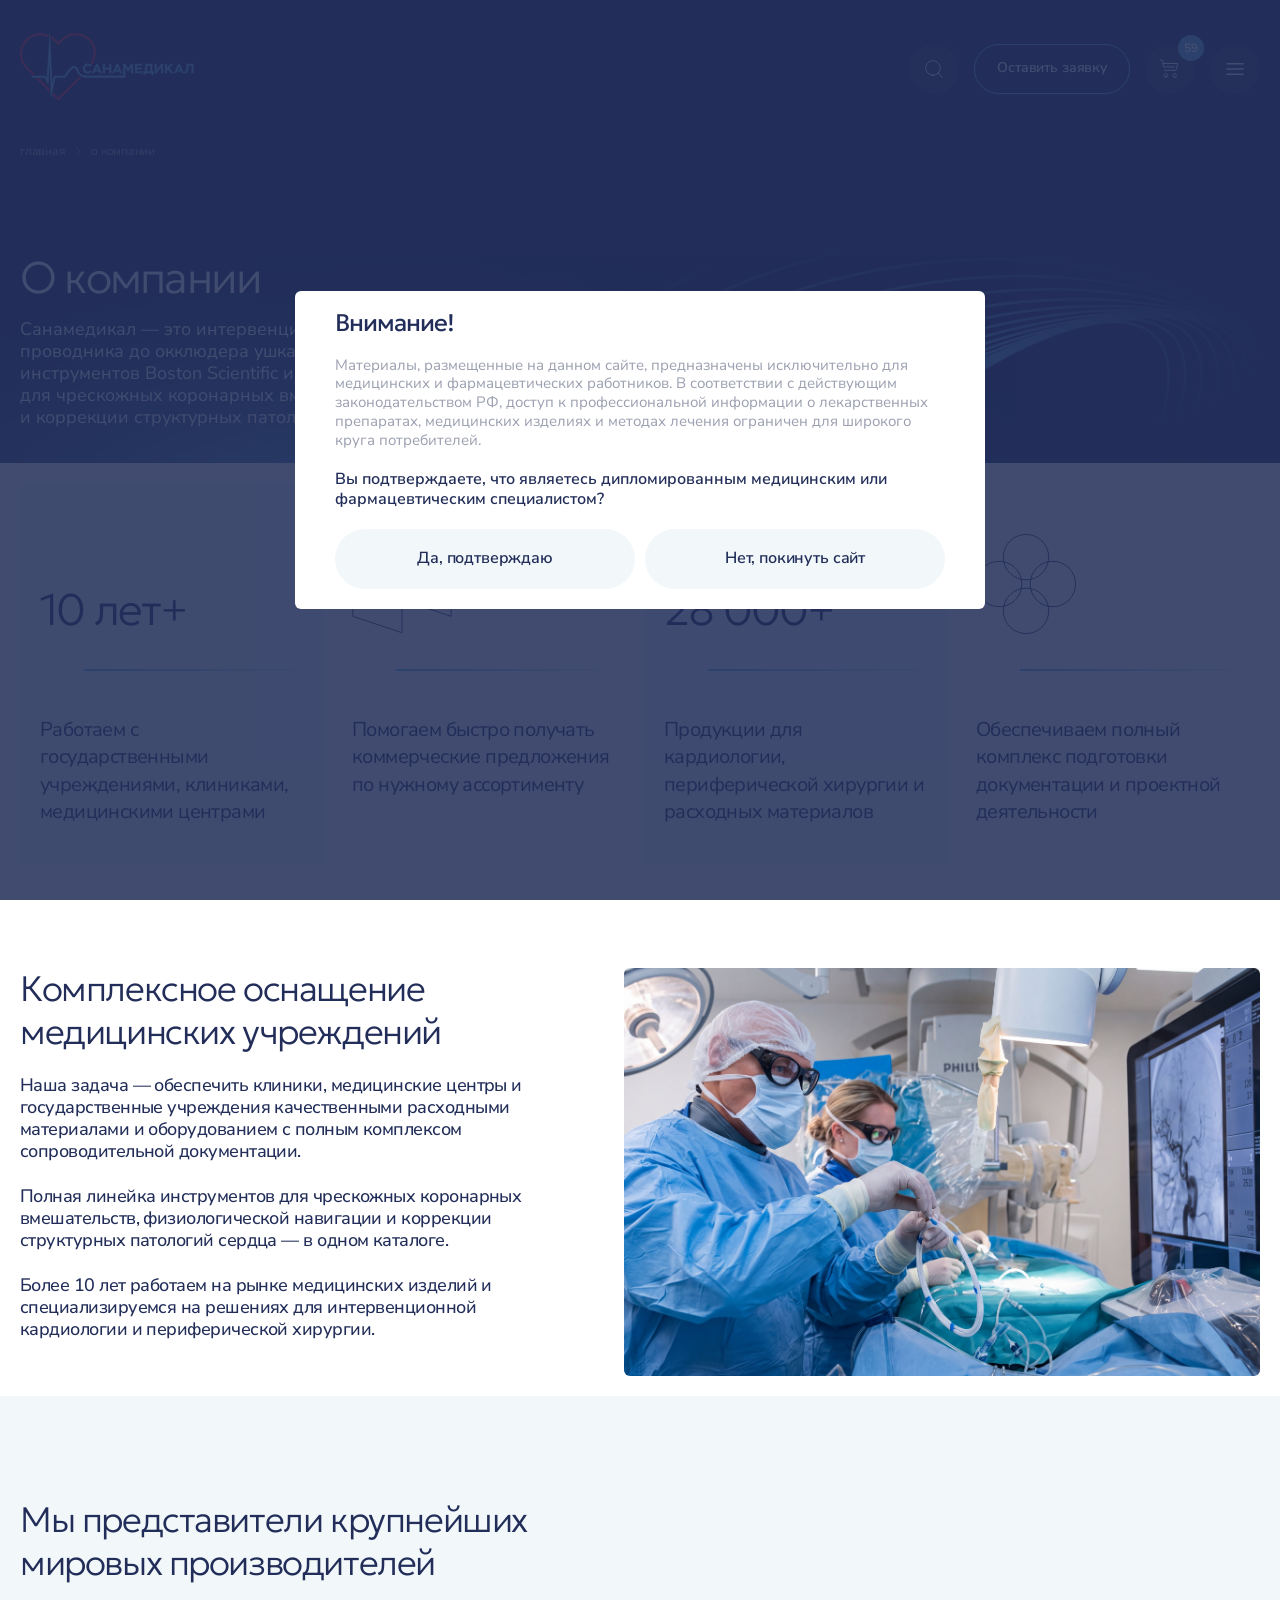
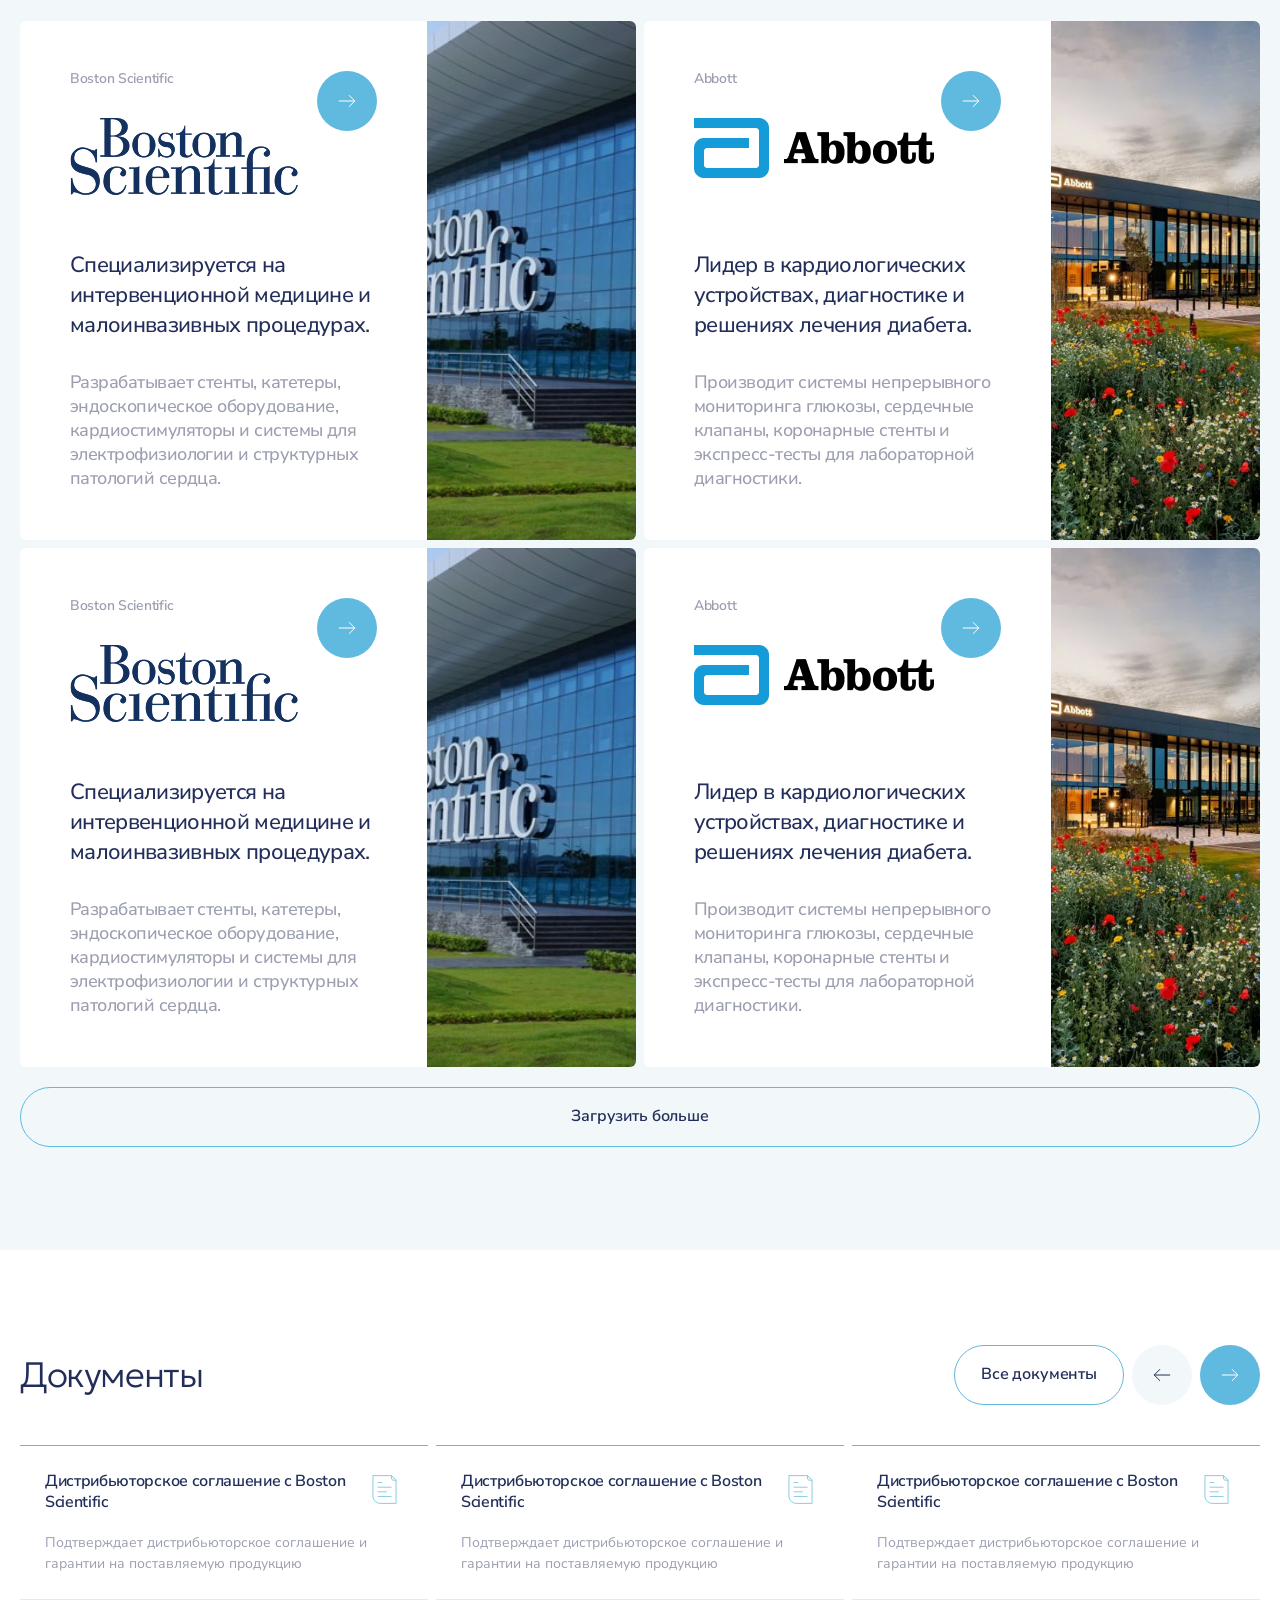
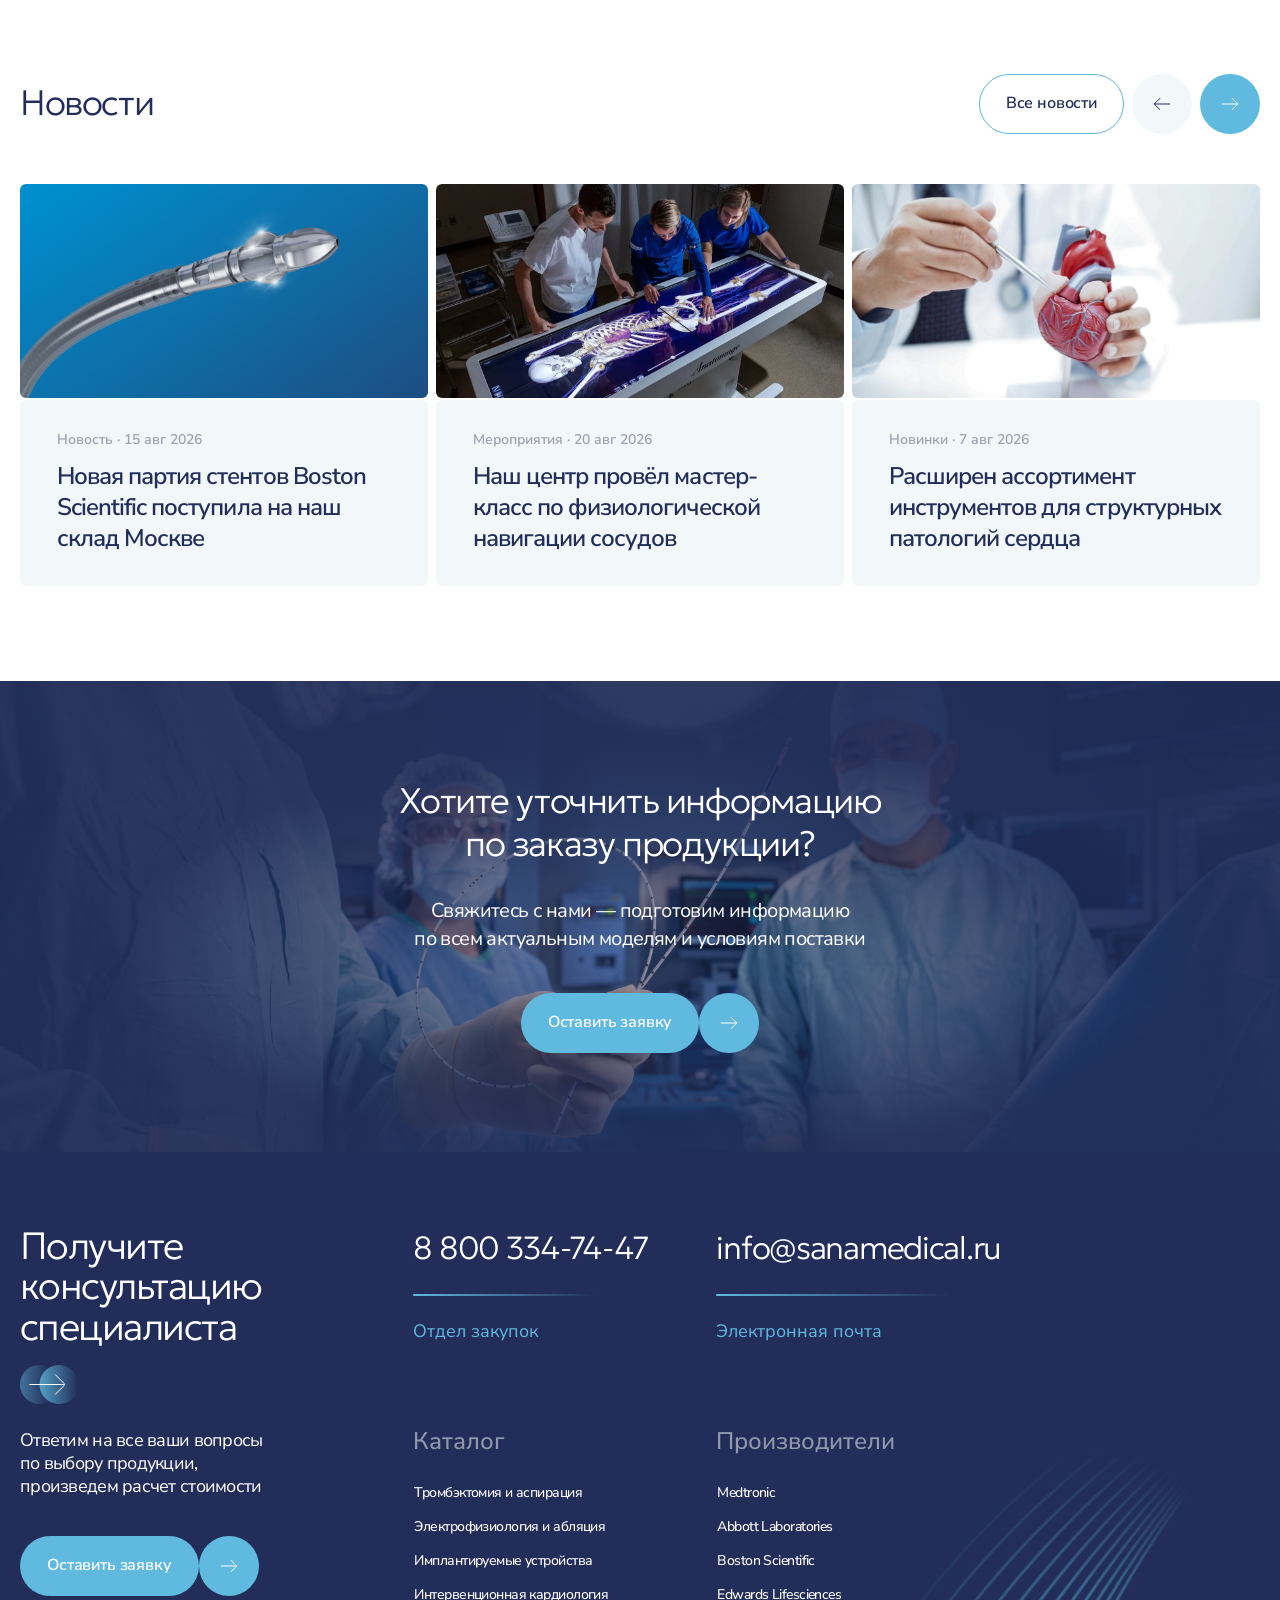
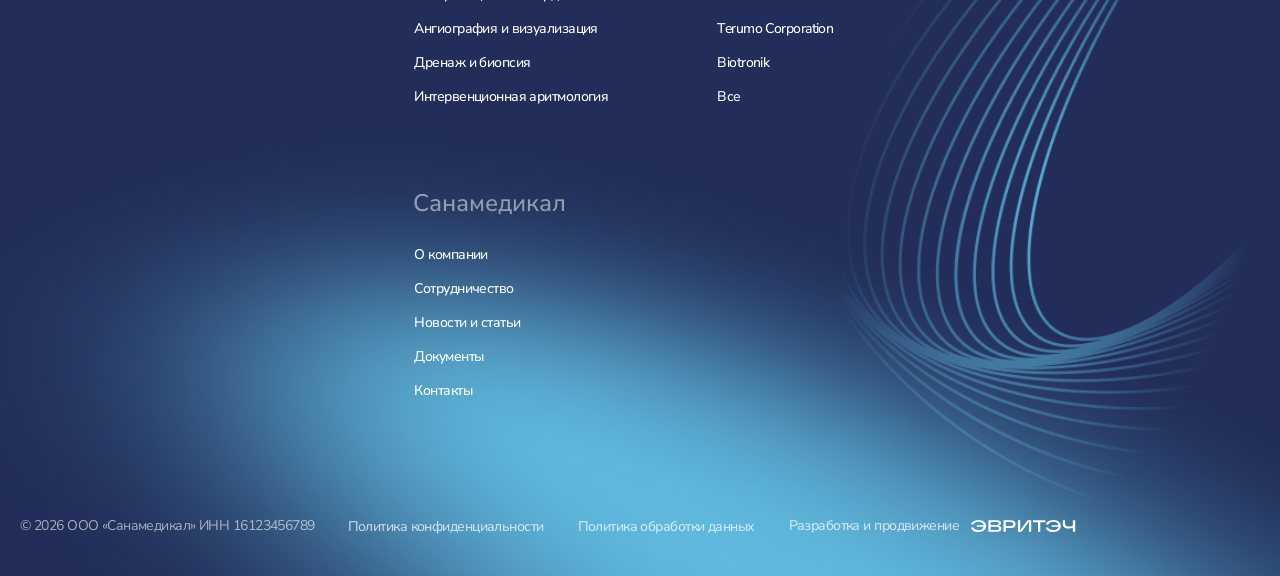
<file: company.html>
<!DOCTYPE html>
<html lang="ru">
<head>
    <meta charset="UTF-8">
    <meta name="viewport" content="width=device-width, initial-scale=1.0">
    <title>О компании — Санамедикал</title>

    <link rel="stylesheet" href="local/templates/sanamedikal/css/main.css">

    <link rel="preconnect" href="https://fonts.googleapis.com">
    <link rel="preconnect" href="https://fonts.gstatic.com" crossorigin>
    <link href="https://fonts.googleapis.com/css2?family=Nunito+Sans:ital,opsz,wght@0,6..12,200..1000;1,6..12,200..1000&display=swap" rel="stylesheet">
    <link href="https://fonts.googleapis.com/css2?family=Geologica:wght,CRSV@100..900,0&display=swap" rel="stylesheet">
    <script>if (!/(?:^|; )pro_access=1/.test(document.cookie)) { document.documentElement.classList.add('pro-gate-pending'); }</script>
</head>
<body class="page-hero-dark page-company">
    <header class="header">
        <div class="container">
            <div class="header-wrapper flex">
                <a href="/" class="header__logo-container">
                    <img class="header__logo" src="local/templates/sanamedikal/images/logo/logo.svg" alt="Логотип Санамедикал">
                </a>

                <ul class="header__menu flex">
                    <li><a href="/" class="btn btn--link">Продукция</a></li>
                    <li><a href="/brands/" class="btn btn--link">Производители</a></li>
                    <li><a href="/about/" class="btn btn--link" aria-current="page">Компания</a></li>
                    <li><a href="/documents/" class="btn btn--link">Документы</a></li>
                    <li><a href="/cooperation/" class="btn btn--link">Сотрудничество</a></li>
                    <li><a href="/contacts/" class="btn btn--link">Новости</a></li>
                    <li><a href="/contacts/" class="btn btn--link">Контакты</a></li>
                </ul>

                <div class="header__actions flex gap-20 items-center">
                    <button class="btn btn--neutral btn--round" id="search-btn" aria-expanded="false" aria-controls="search-bar" aria-label="Открыть поиск">
                        <svg class="btn__icon" width="22" height="22" viewBox="0 0 22 22" fill="none" xmlns="http://www.w3.org/2000/svg">
                            <path d="M9.96863 17.1875C13.9554 17.1875 17.1874 13.9556 17.1874 9.96875C17.1874 5.98194 13.9554 2.75 9.96863 2.75C5.98182 2.75 2.74988 5.98194 2.74988 9.96875C2.74988 13.9556 5.98182 17.1875 9.96863 17.1875Z" stroke="white" stroke-linecap="round" stroke-linejoin="round" />
                            <path d="M15.0728 15.0735L19.2494 19.2501" stroke="white" stroke-linecap="round" stroke-linejoin="round" />
                        </svg>
                    </button>

                    <button type="button" class="btn btn--secondary js-request-btn">Оставить заявку</button>

                    <a href="/cart/" class="header-actions__cart flex">
                        <button class="btn btn--neutral">Корзина</button>
                        <button class="btn btn--neutral btn--round">
                            <svg class="btn__icon" width="22" height="22" viewBox="0 0 22 22" fill="none" xmlns="http://www.w3.org/2000/svg">
                                <path d="M15.125 8.9375H4.46875L3.60264 2.62702C3.57384 2.46861 3.49035 2.32533 3.36674 2.22217C3.24313 2.11901 3.08723 2.0625 2.92623 2.0625H1.375" stroke="white" stroke-linecap="round" stroke-linejoin="round" />
                                <path d="M6.875 19.25C7.82424 19.25 8.59375 18.4805 8.59375 17.5312C8.59375 16.582 7.82424 15.8125 6.875 15.8125C5.92576 15.8125 5.15625 16.582 5.15625 17.5312C5.15625 18.4805 5.92576 19.25 6.875 19.25Z" stroke="white" stroke-linecap="round" stroke-linejoin="round" />
                                <path d="M15.8125 19.25C16.7617 19.25 17.5312 18.4805 17.5312 17.5312C17.5312 16.582 16.7617 15.8125 15.8125 15.8125C14.8633 15.8125 14.0938 16.582 14.0938 17.5312C14.0938 18.4805 14.8633 19.25 15.8125 19.25Z" stroke="white" stroke-linecap="round" stroke-linejoin="round" />
                                <path d="M5.375 12.375H16.165C16.487 12.375 16.7988 12.262 17.046 12.0557C17.2932 11.8493 17.4602 11.5628 17.5178 11.246L18.5625 5.5H4.125" stroke="white" stroke-linecap="round" stroke-linejoin="round" />
                            </svg>
                        </button>
                        <span class="header-actions__count" aria-label="Товаров в корзине: 59">59</span>
                    </a>

                    <button class="btn btn--neutral btn--round" id="burger-btn" aria-expanded="false" aria-controls="mobile-menu" aria-label="Открыть меню">
                        <svg class="btn__icon burger-icon" width="22" height="22" viewBox="0 0 22 22" fill="none" xmlns="http://www.w3.org/2000/svg">
                            <line class="burger-icon__line burger-icon__line--top" x1="3" y1="5.78" x2="19" y2="5.78" stroke="white" stroke-width="1.6" stroke-linecap="round" />
                            <line class="burger-icon__line burger-icon__line--middle" x1="3" y1="11" x2="19" y2="11" stroke="white" stroke-width="1.6" stroke-linecap="round" />
                            <line class="burger-icon__line burger-icon__line--bottom" x1="3" y1="16.22" x2="19" y2="16.22" stroke="white" stroke-width="1.6" stroke-linecap="round" />
                        </svg>
                    </button>
                </div>
            </div>
        </div>
    </header>

    <div class="mobile-menu-overlay" id="mobile-menu-overlay"></div>

    <div class="mobile-menu" id="mobile-menu" role="dialog" aria-modal="true" aria-label="Меню">
        <div class="mobile-menu__header">
            <span class="mobile-menu__title">Меню</span>
            <button class="btn btn--neutral btn--round" id="mobile-menu-close" aria-label="Закрыть меню">
                <svg class="btn__icon" width="16" height="16" viewBox="0 0 16 16" fill="none" xmlns="http://www.w3.org/2000/svg">
                    <path d="M12.5 3.5L3.5 12.5" stroke="#222E59" stroke-width="1.5" stroke-linecap="round" stroke-linejoin="round" />
                    <path d="M3.5 3.5L12.5 12.5" stroke="#222E59" stroke-width="1.5" stroke-linecap="round" stroke-linejoin="round" />
                </svg>
            </button>
        </div>

        <nav class="mobile-menu__nav">
            <ul class="mobile-menu__list">
                <li><a href="/" class="btn btn--link mobile-menu__link">Продукция</a></li>
                <li><a href="/brands/" class="btn btn--link mobile-menu__link">Производители</a></li>
                <li><a href="/about/" class="btn btn--link mobile-menu__link" aria-current="page">Компания</a></li>
                <li><a href="/documents/" class="btn btn--link mobile-menu__link">Документы</a></li>
                <li><a href="/cooperation/" class="btn btn--link mobile-menu__link">Сотрудничество</a></li>
                <li><a href="/contacts/" class="btn btn--link mobile-menu__link">Новости</a></li>
                <li><a href="/contacts/" class="btn btn--link mobile-menu__link">Контакты</a></li>
            </ul>
        </nav>

        <div class="mobile-menu__footer">
            <button type="button" class="btn btn--primary btn--block-mobile js-request-btn">Оставить заявку</button>
        </div>
    </div>

    <div class="search" id="search-bar" role="search">
        <div class="search__bar">
            <svg class="search__bar-icon" width="22" height="22" viewBox="0 0 22 22" fill="none" xmlns="http://www.w3.org/2000/svg">
                <path d="M9.96875 17.1875C13.9556 17.1875 17.1875 13.9556 17.1875 9.96875C17.1875 5.98194 13.9556 2.75 9.96875 2.75C5.98194 2.75 2.75 5.98194 2.75 9.96875C2.75 13.9556 5.98194 17.1875 9.96875 17.1875Z" stroke="#222E59" stroke-linecap="round" stroke-linejoin="round" />
                <path d="M15.0742 15.0735L19.2508 19.2501" stroke="#222E59" stroke-linecap="round" stroke-linejoin="round" />
            </svg>

            <input type="text" class="search__input" id="search-input" name="q" placeholder="Найти..." autocomplete="off">

            <a href="/search/" class="btn btn--primary search__submit" id="search-submit">Найти</a>

            <button type="button" class="btn btn--link search__clear" id="search-clear" aria-label="Очистить поле">
                <svg width="22" height="22" viewBox="0 0 22 22" fill="none" xmlns="http://www.w3.org/2000/svg">
                    <path d="M17.1875 4.8125L4.8125 17.1875" stroke="#9B9FB0" stroke-linecap="round" stroke-linejoin="round" />
                    <path d="M17.1875 17.1875L4.8125 4.8125" stroke="#9B9FB0" stroke-linecap="round" stroke-linejoin="round" />
                </svg>
            </button>
        </div>

        <div class="select__dropdown search__dropdown" id="search-dropdown">
            <ul class="search__results" id="search-results"></ul>
        </div>
    </div>

    <div class="modal" id="request-modal" role="dialog" aria-modal="true" aria-label="Оставить заявку">
        <div class="modal__header">
            <h2 class="modal__title">Оставить заявку</h2>

            <button type="button" class="modal__close js-close-request-modal" aria-label="Закрыть">
                <svg width="34" height="34" viewBox="0 0 34 34" fill="none" xmlns="http://www.w3.org/2000/svg">
                    <path d="M26.5625 7.4375L7.4375 26.5625" stroke="#222E59" stroke-linecap="round" stroke-linejoin="round" />
                    <path d="M26.5625 26.5625L7.4375 7.4375" stroke="#222E59" stroke-linecap="round" stroke-linejoin="round" />
                </svg>
            </button>

            <button type="button" class="btn btn--neutral btn--round modal__close-mobile js-close-request-modal" aria-label="Закрыть">
                <svg class="btn__icon" width="16" height="16" viewBox="0 0 16 16" fill="none" xmlns="http://www.w3.org/2000/svg">
                    <path d="M12.5 3.5L3.5 12.5" stroke="#222E59" stroke-width="1.5" stroke-linecap="round" stroke-linejoin="round" />
                    <path d="M3.5 3.5L12.5 12.5" stroke="#222E59" stroke-width="1.5" stroke-linecap="round" stroke-linejoin="round" />
                </svg>
            </button>
        </div>

        <div class="modal__body">
            <div class="tabs" role="tablist">
                <button type="button" class="tabs__item is-active" role="tab" aria-selected="true" data-tab="question">Задать вопрос</button>
                <button type="button" class="tabs__item" role="tab" aria-selected="false" data-tab="partnership">Заявка на сотрудничество</button>
            </div>

            <form class="modal__form" id="request-form" novalidate>
                <div class="field">
                    <label class="field__label" for="request-comment">Ваш комментарий</label>
                    <input type="text" class="input" id="request-comment" name="comment" placeholder="Необходимо...">
                    <span class="field__line"></span>
                </div>

                <div class="field">
                    <label class="field__label" for="request-name">ФИО контактного лица</label>
                    <input type="text" class="input" id="request-name" name="name" autocomplete="name" placeholder="Иванов Иван Иванович" required data-validate="name">
                    <span class="field__line"></span>
                </div>

                <div class="modal__row">
                    <div class="field">
                        <label class="field__label" for="request-org">Название организации</label>
                        <input type="text" class="input" id="request-org" name="org" placeholder="ООО..." required>
                        <span class="field__line"></span>
                    </div>

                    <div class="field">
                        <label class="field__label" for="request-inn">ИНН организации</label>
                        <input type="text" class="input" id="request-inn" name="inn" inputmode="numeric" placeholder="4392004106" required data-validate="inn">
                        <span class="field__line"></span>
                    </div>
                </div>

                <div class="modal__row">
                    <div class="field">
                        <label class="field__label" for="request-phone">Номер телефона</label>
                        <input type="tel" class="input" id="request-phone" name="phone" autocomplete="tel" placeholder="+7" required data-validate="phone">
                        <span class="field__line"></span>
                    </div>

                    <div class="field">
                        <label class="field__label" for="request-email">Электронная почта</label>
                        <input type="email" class="input" id="request-email" name="email" autocomplete="email" placeholder="company@mail.ru" required data-validate="email">
                        <span class="field__line"></span>
                    </div>
                </div>

                <div class="checkbox-row">
                    <input type="checkbox" class="checkbox" id="request-agree" name="agree" required>
                    <label class="checkbox-label" for="request-agree">
                        <svg width="18" height="18" viewBox="0 0 18 18" fill="none" xmlns="http://www.w3.org/2000/svg">
                            <path d="M6.75 16.5H11.25C15 16.5 16.5 15 16.5 11.25V6.75C16.5 3 15 1.5 11.25 1.5H6.75C3 1.5 1.5 3 1.5 6.75V11.25C1.5 15 3 16.5 6.75 16.5Z" fill="#222E59" />
                            <path d="M6.75 16.5H11.25C15 16.5 16.5 15 16.5 11.25V6.75C16.5 3 15 1.5 11.25 1.5H6.75C3 1.5 1.5 3 1.5 6.75V11.25C1.5 15 3 16.5 6.75 16.5Z" stroke="#9B9FB0" stroke-linecap="round" stroke-linejoin="round" />
                        </svg>
                        <svg width="8" height="6" viewBox="0 0 8 6" fill="none" xmlns="http://www.w3.org/2000/svg">
                            <path d="M0.75 2.8725L2.8725 4.995L7.125 0.75" stroke="white" stroke-width="1.5" stroke-linecap="round" stroke-linejoin="round" />
                        </svg>
                    </label>
                    <div class="checkbox-text">Принимаю <a href="/policy/">условия обработки</a> персональных данных</div>
                </div>
            </form>
        </div>

        <div class="modal__footer">
            <button type="submit" form="request-form" class="btn btn--primary modal__submit">Отправить заявку</button>
        </div>
    </div>

    <main>
        <section class="page-hero" data-header-trigger>
            <div class="container">
                <nav class="breadcrumbs breadcrumbs--light" aria-label="Хлебные крошки">
                    <ol class="breadcrumbs__list">
                        <li class="breadcrumbs__item">
                            <a href="/" class="breadcrumbs__link">главная</a>
                            <svg class="breadcrumbs__sep" width="10" height="10" aria-hidden="true"><use href="#icon-chevron-right"></use></svg>
                        </li>
                        <li class="breadcrumbs__item" aria-current="page">о компании</li>
                    </ol>
                </nav>

                <h1 class="h1 page-hero__title">О компании</h1>
                <p class="page-hero__text">Санамедикал — это интервенционная кардиология от первого <br>
                                            проводника до окклюдера ушка предсердия. Мы предлагаем полную линейку инструментов Boston Scientific и других ведущих производителей<br>
                                            для чрескожных коронарных вмешательств, физиологической навигации<br>
                                            и коррекции структурных патологий сердца.</p>
            </div>
        </section>

        <section class="company-stats">
            <div class="container">
                <div class="benefits-section__wrapper">
   
                        <div class="benefit-card">
                            <h2 class="h1 benefit-card__title">10 лет+</h2>
                            <div class="benefit-card__divider"></div>
                            <h3 class="h5 benefit-card__subtitle">Работаем с государственными учреждениями, клиниками, медицинскими центрами</h3>
                        </div>

                        <div class="benefit-card">
                            <img src="local/templates/sanamedikal/images/hero/benefitIcon.svg" alt="Помогаем быстро получать коммерческие предложения по нужному ассортименту" class="benefit-card__image">
                            <div class="benefit-card__divider"></div>
                            <h3 class="h5 benefit-card__subtitle">Помогаем быстро получать коммерческие предложения по нужному ассортименту</h3>
                        </div>

                        <div class="benefit-card">
                            <h2 class="h1 benefit-card__title">28 000+</h2>
                            <div class="benefit-card__divider"></div>
                            <h3 class="h5 benefit-card__subtitle">Продукции для кардиологии, периферической хирургии и расходных материалов</h3>
                        </div>

                        <div class="benefit-card">
                            <img src="local/templates/sanamedikal/images/hero/benefitIcon2.svg" alt="Обеспечиваем полный комплекс подготовки документации и проектной деятельности" class="benefit-card__image">
                            <div class="benefit-card__divider"></div>
                            <h3 class="h5 benefit-card__subtitle">Обеспечиваем полный комплекс подготовки документации и проектной деятельности</h3>
                        </div>
                </div>
            </div>
        </section>

        <section class="company-intro">
            <div class="container">
                <div class="company-intro__grid">
                    <div>
                        <h2 class="h2">Комплексное оснащение медицинских учреждений</h2>
                        <div class="company-intro__text">
                            <p>Наша задача — обеспечить клиники, медицинские центры и государственные учреждения качественными расходными материалами и оборудованием <br>с полным комплексом сопроводительной документации.</p>
                            <p>Полная линейка инструментов для чрескожных коронарных вмешательств, физиологической навигации и коррекции структурных патологий сердца <br>— в одном каталоге.</p>
                            <p>Более 10 лет работаем на рынке медицинских изделий и специализируемся <br>на решениях для интервенционной кардиологии и периферической хирургии.</p>
                        </div>
                    </div>

                    <div class="company-intro__media">
                        <img src="local/templates/sanamedikal/images/company/companyImage.png" alt="" loading="lazy">
                    </div>
                </div>
            </div>
        </section>

        <section class="producers-section">
            <div class="container">
                <h2 class="h2">Мы представители крупнейших <br>мировых производителей</h2>

                <div class="producers-grid">
                    <article class="producer-card">
                        <div class="producer-card__body">
                            <a href="/brands/boston/" class="btn btn--primary btn--round producer-card__arrow" aria-label="Подробнее о производителе Boston Scientific">
                                <svg class="btn__icon" width="22" height="22" aria-hidden="true"><use href="#icon-arrow"></use></svg>
                            </a>
                            <p class="producer-card__name">Boston Scientific</p>
                            <div class="producer-card__logo-wrap">
                                <img class="producer-card__logo" src="local/templates/sanamedikal/images/company/boston-logo.png" alt="Boston Scientific">
                            </div>
                            <div class="producer-card__text">
                                <p>Специализируется на интервенционной медицине и малоинвазивных процедурах.</p>
                                <p>Разрабатывает стенты, катетеры, эндоскопическое оборудование, кардиостимуляторы и системы для электрофизиологии и структурных патологий сердца.</p>
                            </div>
                        </div>
                        <div class="producer-card__media">
                            <img src="local/templates/sanamedikal/images/company/boston-building.jpg" alt="Boston Scientific" loading="lazy">
                        </div>
                    </article>
                    <article class="producer-card">
                        <div class="producer-card__body">
                            <a href="/brands/abbott/" class="btn btn--primary btn--round producer-card__arrow" aria-label="Подробнее о производителе Abbott">
                                <svg class="btn__icon" width="22" height="22" aria-hidden="true"><use href="#icon-arrow"></use></svg>
                            </a>
                            <p class="producer-card__name">Abbott</p>
                            <div class="producer-card__logo-wrap">
                                <img class="producer-card__logo" src="local/templates/sanamedikal/images/company/abbott-logo.png" alt="Abbott">
                            </div>
                            <div class="producer-card__text">
                                <p>Лидер в кардиологических устройствах, диагностике и решениях лечения диабета.</p>
                                <p>Производит системы непрерывного мониторинга глюкозы, сердечные клапаны, коронарные стенты и экспресс-тесты для лабораторной диагностики.</p>
                            </div>
                        </div>
                        <div class="producer-card__media">
                            <img src="local/templates/sanamedikal/images/company/abbott-building.jpg" alt="Abbott" loading="lazy">
                        </div>
                    </article>
                    <article class="producer-card">
                        <div class="producer-card__body">
                            <a href="/brands/boston/" class="btn btn--primary btn--round producer-card__arrow" aria-label="Подробнее о производителе Boston Scientific">
                                <svg class="btn__icon" width="22" height="22" aria-hidden="true"><use href="#icon-arrow"></use></svg>
                            </a>
                            <p class="producer-card__name">Boston Scientific</p>
                            <div class="producer-card__logo-wrap">
                                <img class="producer-card__logo" src="local/templates/sanamedikal/images/company/boston-logo.png" alt="Boston Scientific">
                            </div>
                            <div class="producer-card__text">
                                <p>Специализируется на интервенционной медицине и малоинвазивных процедурах.</p>
                                <p>Разрабатывает стенты, катетеры, эндоскопическое оборудование, кардиостимуляторы и системы для электрофизиологии и структурных патологий сердца.</p>
                            </div>
                        </div>
                        <div class="producer-card__media">
                            <img src="local/templates/sanamedikal/images/company/boston-building.jpg" alt="Boston Scientific" loading="lazy">
                        </div>
                    </article>
                    <article class="producer-card">
                        <div class="producer-card__body">
                            <a href="/brands/abbott/" class="btn btn--primary btn--round producer-card__arrow" aria-label="Подробнее о производителе Abbott">
                                <svg class="btn__icon" width="22" height="22" aria-hidden="true"><use href="#icon-arrow"></use></svg>
                            </a>
                            <p class="producer-card__name">Abbott</p>
                            <div class="producer-card__logo-wrap">
                                <img class="producer-card__logo" src="local/templates/sanamedikal/images/company/abbott-logo.png" alt="Abbott">
                            </div>
                            <div class="producer-card__text">
                                <p>Лидер в кардиологических устройствах, диагностике и решениях лечения диабета.</p>
                                <p>Производит системы непрерывного мониторинга глюкозы, сердечные клапаны, коронарные стенты и экспресс-тесты для лабораторной диагностики.</p>
                            </div>
                        </div>
                        <div class="producer-card__media">
                            <img src="local/templates/sanamedikal/images/company/abbott-building.jpg" alt="Abbott" loading="lazy">
                        </div>
                    </article>
                </div>

                <button type="button" class="btn btn--secondary btn--xl btn--more">Загрузить больше</button>
            </div>
        </section>

        <!-- ДОКУМЕНТЫ -->
        <section class="documents-section section">
            <div class="container" data-slider>
                <div class="section-head">
                    <h2 class="h2 section-head__title">Документы</h2>

                    <div class="section-head__actions">
                        <a href="/documents/" class="btn btn--secondary btn--xl">Все документы</a>
                        <div class="slider-nav">
                            <button type="button" class="btn btn--primary btn--round btn--xl" data-slider-prev aria-label="Назад">
                                <svg class="btn__icon icon-flip" width="22" height="22" aria-hidden="true"><use href="#icon-arrow"></use></svg>
                            </button>
                            <button type="button" class="btn btn--primary btn--round btn--xl" data-slider-next aria-label="Вперёд">
                                <svg class="btn__icon" width="22" height="22" aria-hidden="true"><use href="#icon-arrow"></use></svg>
                            </button>
                        </div>
                    </div>
                </div>

                <ul class="slider__track documents-slider" data-slider-track>
                    <li class="slider__item">
                        <article class="doc-card">
                            <div class="doc-card__top">
                                <h3 class="doc-card__title"><a href="/upload/documents/agreement-1.pdf" download>Дистрибьюторское соглашение с Boston Scientific</a></h3>
                                <img class="doc-card__icon" src="local/templates/sanamedikal/images/docs/docsIcon.svg" width="50" height="50" alt="" aria-hidden="true">
                            </div>
                            <p class="doc-card__text">Подтверждает дистрибьюторское соглашение и гарантии на поставляемую продукцию</p>
                        </article>
                    </li>
                    <li class="slider__item">
                        <article class="doc-card">
                            <div class="doc-card__top">
                                <h3 class="doc-card__title"><a href="/upload/documents/agreement-2.pdf" download>Дистрибьюторское соглашение с Boston Scientific</a></h3>
                                <img class="doc-card__icon" src="local/templates/sanamedikal/images/docs/docsIcon.svg" width="50" height="50" alt="" aria-hidden="true">
                            </div>
                            <p class="doc-card__text">Подтверждает дистрибьюторское соглашение и гарантии на поставляемую продукцию</p>
                        </article>
                    </li>
                    <li class="slider__item">
                        <article class="doc-card">
                            <div class="doc-card__top">
                                <h3 class="doc-card__title"><a href="/upload/documents/agreement-3.pdf" download>Дистрибьюторское соглашение с Boston Scientific</a></h3>
                                <img class="doc-card__icon" src="local/templates/sanamedikal/images/docs/docsIcon.svg" width="50" height="50" alt="" aria-hidden="true">
                            </div>
                            <p class="doc-card__text">Подтверждает дистрибьюторское соглашение и гарантии на поставляемую продукцию</p>
                        </article>
                    </li>
                    <li class="slider__item">
                        <article class="doc-card">
                            <div class="doc-card__top">
                                <h3 class="doc-card__title"><a href="/upload/documents/agreement-4.pdf" download>Дистрибьюторское соглашение с Boston Scientific</a></h3>
                                <img class="doc-card__icon" src="local/templates/sanamedikal/images/docs/docsIcon.svg" width="50" height="50" alt="" aria-hidden="true">
                            </div>
                            <p class="doc-card__text">Подтверждает дистрибьюторское соглашение и гарантии на поставляемую продукцию</p>
                        </article>
                    </li>
                    <li class="slider__item">
                        <article class="doc-card">
                            <div class="doc-card__top">
                                <h3 class="doc-card__title"><a href="/upload/documents/agreement-5.pdf" download>Регистрационные удостоверения на изделия</a></h3>
                                <img class="doc-card__icon" src="local/templates/sanamedikal/images/docs/docsIcon.svg" width="50" height="50" alt="" aria-hidden="true">
                            </div>
                            <p class="doc-card__text">Разрешают обращение медицинских изделий на территории Российской Федерации</p>
                        </article>
                    </li>
                </ul>
            </div>
        </section>

        <!-- НОВОСТИ -->
        <section class="news-section section">
            <div class="container" data-slider>
                <div class="section-head">
                    <h2 class="h2 section-head__title">Новости</h2>

                    <div class="section-head__actions">
                        <a href="/news/" class="btn btn--secondary btn--xl">Все новости</a>
                        <div class="slider-nav">
                            <button type="button" class="btn btn--primary btn--round btn--xl" data-slider-prev aria-label="Назад">
                                <svg class="btn__icon icon-flip" width="22" height="22" aria-hidden="true"><use href="#icon-arrow"></use></svg>
                            </button>
                            <button type="button" class="btn btn--primary btn--round btn--xl" data-slider-next aria-label="Вперёд">
                                <svg class="btn__icon" width="22" height="22" aria-hidden="true"><use href="#icon-arrow"></use></svg>
                            </button>
                        </div>
                    </div>
                </div>

                <ul class="slider__track news-slider" data-slider-track>
                    <li class="slider__item">
                        <a href="/news/boston-scientific-stents/" class="news-card">
                            <img class="news-card__image" src="local/templates/sanamedikal/images/news/news1.png" alt="" loading="lazy">
                            <div class="news-card__body">
                                <p class="news-card__meta">Новость · <time datetime="2026-08-15">15 авг 2026</time></p>
                                <h3 class="news-card__title">Новая партия стентов Boston Scientific поступила на наш склад Москве</h3>
                            </div>
                        </a>
                    </li>
                    <li class="slider__item">
                        <a href="/news/masterclass/" class="news-card">
                            <img class="news-card__image" src="local/templates/sanamedikal/images/news/news2.png" alt="" loading="lazy">
                            <div class="news-card__body">
                                <p class="news-card__meta">Мероприятия · <time datetime="2026-08-20">20 авг 2026</time></p>
                                <h3 class="news-card__title">Наш центр провёл мастер-класс по физиологической навигации сосудов</h3>
                            </div>
                        </a>
                    </li>
                    <li class="slider__item">
                        <a href="/news/assortment/" class="news-card">
                            <img class="news-card__image" src="local/templates/sanamedikal/images/news/news3.png" alt="" loading="lazy">
                            <div class="news-card__body">
                                <p class="news-card__meta">Новинки · <time datetime="2026-08-07">7 авг 2026</time></p>
                                <h3 class="news-card__title">Расширен ассортимент инструментов для структурных патологий сердца</h3>
                            </div>
                        </a>
                    </li>
                    <li class="slider__item">
                        <a href="/news/operations/" class="news-card">
                            <img class="news-card__image" src="local/templates/sanamedikal/images/news/news4.png" alt="" loading="lazy">
                            <div class="news-card__body">
                                <p class="news-card__meta">Новость · <time datetime="2026-08-27">27 авг 2026</time></p>
                                <h3 class="news-card__title">Успешно выполнено 500 процедур с использованием нашей продукции</h3>
                            </div>
                        </a>
                    </li>
                    <li class="slider__item">
                        <a href="/news/balloon-catheters/" class="news-card">
                            <img class="news-card__image" src="local/templates/sanamedikal/images/news/news1.png" alt="" loading="lazy">
                            <div class="news-card__body">
                                <p class="news-card__meta">Новость · <time datetime="2026-08-04">4 авг 2026</time></p>
                                <h3 class="news-card__title">Новая линейка баллонных катетеров доступна к заказу</h3>
                            </div>
                        </a>
                    </li>
                    <li class="slider__item">
                        <a href="/news/webinar/" class="news-card">
                            <img class="news-card__image" src="local/templates/sanamedikal/images/news/news2.png" alt="" loading="lazy">
                            <div class="news-card__body">
                                <p class="news-card__meta">Мероприятия · <time datetime="2026-08-01">1 авг 2026</time></p>
                                <h3 class="news-card__title">Приглашаем на вебинар по интервенционной аритмологии</h3>
                            </div>
                        </a>
                    </li>
                </ul>
            </div>
        </section>

        <!-- ЗАПРОС ИНФОРМАЦИИ -->
        <section class="cta-banner cta-banner--flush">
            <div class="container">
                <div class="cta-banner__content">
                    <h2 class="h2 cta-banner__title">Хотите уточнить информацию <br>по заказу продукции?</h2>
                    <p class="cta-banner__text">Свяжитесь с&nbsp;нами&nbsp;— подготовим информацию <br>по&nbsp;всем актуальным моделям и&nbsp;условиям поставки</p>
                    <div class="btn-group">
                        <button type="button" class="btn btn--primary js-request-btn">Оставить заявку</button>
                        <button type="button" class="btn btn--primary btn--round js-request-btn" aria-label="Оставить заявку">
                            <svg class="btn__icon" width="22" height="22" aria-hidden="true"><use href="#icon-arrow"></use></svg>
                        </button>
                    </div>
                </div>
            </div>
        </section>
    </main>

    <footer class="footer">
        <div class="container">
            <div class="footer__top">
                <div class="footer__cta">
                    <h2 class="h2 footer__title">Получите консультацию специалиста</h2>
                    <img class="footer__icon" src="local/templates/sanamedikal/images/footer/footerIcon.svg" width="59" height="39" alt="" aria-hidden="true">
                    <p class="footer__text">Ответим на все ваши вопросы по выбору продукции, произведем расчет стоимости</p>
                    <div class="btn-group">
                        <button type="button" class="btn btn--primary js-request-btn">Оставить заявку</button>
                        <button type="button" class="btn btn--primary btn--round js-request-btn" aria-label="Оставить заявку">
                            <svg class="btn__icon" width="22" height="22" aria-hidden="true"><use href="#icon-arrow"></use></svg>
                        </button>
                    </div>
                </div>

                <div class="footer__info">
                    <div class="footer__contacts">
                        <div class="footer__contact">
                            <a href="tel:88003347447" class="footer__phone">8 800 334-74-47</a>
                            <span class="footer__label">Отдел закупок</span>
                        </div>
                        <div class="footer__contact">
                            <a href="mailto:info@sanamedical.ru" class="footer__email">info@sanamedical.ru</a>
                            <span class="footer__label">Электронная почта</span>
                        </div>
                    </div>

                    <nav class="footer__nav" aria-label="Навигация по сайту">
                        <div class="footer__col">
                            <h3 class="footer__col-title">
                                <button type="button" class="footer__col-toggle" aria-controls="footer-col-catalog">
                                    <span>Каталог</span>
                                    <svg class="footer__col-arrow" width="22" height="22" aria-hidden="true"><use href="#icon-chevron"></use></svg>
                                </button>
                            </h3>
                            <div class="footer__col-body" id="footer-col-catalog">
                            <ul>
                                <li><a href="/catalog/thrombectomy/" class="btn btn--link btn--link--secondary">Тромбэктомия и аспирация</a></li>
                                <li><a href="/catalog/electrophysiology/" class="btn btn--link btn--link--secondary">Электрофизиология и абляция</a></li>
                                <li><a href="/catalog/implantable/" class="btn btn--link btn--link--secondary">Имплантируемые устройства</a></li>
                                <li><a href="/catalog/interventional-cardiology/" class="btn btn--link btn--link--secondary">Интервенционная кардиология</a></li>
                                <li><a href="/catalog/angiography/" class="btn btn--link btn--link--secondary">Ангиография и визуализация</a></li>
                                <li><a href="/catalog/drainage/" class="btn btn--link btn--link--secondary">Дренаж и биопсия</a></li>
                                <li><a href="/catalog/arrhythmology/" class="btn btn--link btn--link--secondary">Интервенционная аритмология</a></li>
                            </ul>
                            </div>
                        </div>
                        <div class="footer__col">
                            <h3 class="footer__col-title">
                                <button type="button" class="footer__col-toggle" aria-controls="footer-col-brands">
                                    <span>Производители</span>
                                    <svg class="footer__col-arrow" width="22" height="22" aria-hidden="true"><use href="#icon-chevron"></use></svg>
                                </button>
                            </h3>
                            <div class="footer__col-body" id="footer-col-brands">
                            <ul>
                                <li><a href="/brands/medtronic/" class="btn btn--link btn--link--secondary">Medtronic</a></li>
                                <li><a href="/brands/abbott/" class="btn btn--link btn--link--secondary">Abbott Laboratories</a></li>
                                <li><a href="/brands/boston/" class="btn btn--link btn--link--secondary">Boston Scientific</a></li>
                                <li><a href="/brands/edwards/" class="btn btn--link btn--link--secondary">Edwards Lifesciences</a></li>
                                <li><a href="/brands/terumo/" class="btn btn--link btn--link--secondary">Terumo Corporation</a></li>
                                <li><a href="/brands/biotronik/" class="btn btn--link btn--link--secondary">Biotronik</a></li>
                                <li><a href="/brands/" class="btn btn--link btn--link--secondary">Все</a></li>
                            </ul>
                            </div>
                        </div>
                        <div class="footer__col">
                            <h3 class="footer__col-title">
                                <button type="button" class="footer__col-toggle" aria-controls="footer-col-company">
                                    <span>Санамедикал</span>
                                    <svg class="footer__col-arrow" width="22" height="22" aria-hidden="true"><use href="#icon-chevron"></use></svg>
                                </button>
                            </h3>
                            <div class="footer__col-body" id="footer-col-company">
                            <ul>
                                <li><a href="/company/" class="btn btn--link btn--link--secondary">О компании</a></li>
                                <li><a href="/cooperation/" class="btn btn--link btn--link--secondary">Сотрудничество</a></li>
                                <li><a href="/news/" class="btn btn--link btn--link--secondary">Новости и статьи</a></li>
                                <li><a href="/documents/" class="btn btn--link btn--link--secondary">Документы</a></li>
                                <li><a href="/contacts/" class="btn btn--link btn--link--secondary">Контакты</a></li>
                            </ul>
                            </div>
                        </div>
                    </nav>
                </div>
            </div>

            <div class="footer__bottom">
                <span class="footer__copy">© 2026 ООО «Санамедикал» ИНН 16123456789</span>
                <a href="/policy/" class="btn btn--link btn--link--secondary">Политика конфиденциальности</a>
                <a href="/agreement/" class="btn btn--link btn--link--secondary">Политика обработки данных</a>
                <a href="https://every-tech.ru/" class="btn btn--link btn--link--secondary footer__dev" target="_blank" rel="noopener">Разработка и продвижение <img class="footer__dev-logo" src="local/templates/sanamedikal/images/footer/evritech.svg" width="105" height="12" alt="ЭВРИТЭЧ"></a>
            </div>
        </div>
    </footer>

    <svg width="0" height="0" style="position:absolute" aria-hidden="true" focusable="false">
        <symbol id="icon-check-circle" viewBox="0 0 30 30" fill="none">
            <path d="M20.625 11.25L13.125 18.75L9.375 15" stroke="currentColor" stroke-linecap="round" stroke-linejoin="round" />
            <path d="M26.1556 16.4672C25.8651 18.673 24.927 20.7431 23.46 22.4158C21.9931 24.0885 20.0631 25.2887 17.914 25.8646C15.765 26.4405 13.4935 26.3663 11.3867 25.6513C9.27985 24.9364 7.43232 23.6127 6.07768 21.8478C4.72303 20.0829 3.92212 17.956 3.77618 15.736C3.63025 13.5159 4.14586 11.3024 5.25782 9.3754C6.36978 7.44836 8.02815 5.89429 10.0233 4.90969C12.0184 3.92508 14.2606 3.55415 16.4666 3.8438" stroke="currentColor" stroke-linecap="round" stroke-linejoin="round" />
        </symbol>
        <symbol id="icon-arrow" viewBox="0 0 22 22" fill="none">
            <path d="M13.2266 5.43579L18.7907 11L13.2266 16.5641" stroke="currentColor" stroke-miterlimit="10" stroke-linecap="round" stroke-linejoin="round" />
            <path d="M3.20703 11H18.6345" stroke="currentColor" stroke-miterlimit="10" stroke-linecap="round" stroke-linejoin="round" />
        </symbol>
        <symbol id="icon-chevron" viewBox="0 0 22 22" fill="none">
            <path d="M5.5 8.25L11 13.75L16.5 8.25" stroke="currentColor" stroke-linecap="round" stroke-linejoin="round" />
        </symbol>
        <symbol id="icon-check" viewBox="0 0 28 28" fill="none">
            <circle cx="14" cy="14" r="11.5" stroke="currentColor" />
            <path d="M9 14.5l3.5 3.5L19 10.5" stroke="currentColor" stroke-linecap="round" stroke-linejoin="round" />
        </symbol>
        <symbol id="icon-chevron-right" viewBox="0 0 10 10" fill="none">
            <path d="M4 2.25L6.75 5.5L4 8.75" stroke="currentColor" stroke-linecap="round" stroke-linejoin="round" />
        </symbol>
        <symbol id="icon-max" viewBox="0 0 16 16" fill="currentColor">
            <path d="M8.17 15.95C6.6 15.95 5.87 15.72 4.6 14.8C3.8 15.84 1.26 16.65 1.15 15.26C1.15 14.22 0.92 13.35 0.66 12.39C0.35 11.2 0 9.89 0 7.98C0 3.43 3.72 0 8.13 0C12.54 0 16 3.6 16 8.02C16.01 10.12 15.19 12.13 13.72 13.62C12.25 15.1 10.26 15.94 8.17 15.95ZM8.24 3.94C6.09 3.83 4.42 5.32 4.05 7.66C3.74 9.6 4.28 11.96 4.75 12.08C4.97 12.13 5.52 11.68 5.87 11.33C6.45 11.73 7.12 11.97 7.81 12.03C8.88 12.08 9.93 11.71 10.73 10.99C11.53 10.27 12.02 9.27 12.09 8.2C12.13 7.12 11.75 6.08 11.03 5.28C10.31 4.48 9.31 4 8.24 3.94L8.24 3.94Z" fill-rule="evenodd" clip-rule="evenodd" />
        </symbol>
        <symbol id="icon-telegram" viewBox="0 0 16 16" fill="currentColor">
            <path d="M8 0C12.42 0 16 3.58 16 8C16 12.42 12.42 16 8 16C3.58 16 0 12.42 0 8C0 3.58 3.58 0 8 0ZM11.27 4.82C10.97 4.82 10.51 4.98 8.29 5.91C7.51 6.23 5.95 6.9 3.62 7.92C3.24 8.07 3.04 8.21 3.03 8.36C2.99 8.63 3.39 8.72 3.89 8.88C4.3 9.02 4.85 9.17 5.13 9.18C5.39 9.18 5.68 9.08 6 8.86C8.18 7.39 9.3 6.64 9.38 6.63C9.43 6.62 9.49 6.6 9.54 6.64C9.59 6.68 9.58 6.76 9.58 6.78C9.54 6.95 7.49 8.81 7.38 8.94C6.92 9.4 6.41 9.69 7.2 10.21C7.88 10.66 8.28 10.95 8.99 11.41C9.44 11.71 9.79 12.05 10.26 12.01C10.47 11.99 10.69 11.79 10.8 11.19C11.07 9.78 11.59 6.71 11.71 5.44C11.72 5.33 11.71 5.19 11.69 5.13C11.68 5.06 11.66 4.97 11.58 4.91C11.48 4.83 11.34 4.82 11.27 4.82Z" />
        </symbol>
        <symbol id="icon-whatsapp" viewBox="0 0 16 16" fill="currentColor">
            <path d="M0 16C0.17 15.37 0.34 14.77 0.5 14.18C0.69 13.46 0.89 12.74 1.08 12.01C1.1 11.94 1.09 11.85 1.06 11.78C0.29 10.39 -0.04 8.89 0.09 7.31C0.28 5.05 1.28 3.19 3.03 1.75C4.01 0.95 5.17 0.4 6.41 0.16C10.12 -0.58 13.69 1.32 15.22 4.66C15.79 5.91 16.01 7.22 15.9 8.58C15.64 12.01 13.1 14.92 9.75 15.67C7.86 16.09 6.05 15.84 4.32 14.97C4.25 14.93 4.16 14.92 4.08 14.94C2.78 15.28 1.49 15.61 0.2 15.95C0.15 15.97 0.09 15.98 0 16ZM1.92 14.11C1.99 14.09 2.05 14.08 2.11 14.06C2.81 13.88 3.51 13.7 4.21 13.51C4.35 13.47 4.46 13.49 4.58 13.56C6.11 14.47 7.75 14.74 9.48 14.35C13.19 13.51 15.43 9.6 14.29 5.98C13.25 2.68 9.95 0.77 6.57 1.51C3.77 2.12 1.56 4.56 1.42 7.65C1.36 8.93 1.64 10.14 2.31 11.23C2.52 11.57 2.56 11.86 2.43 12.24C2.23 12.84 2.09 13.47 1.92 14.11L1.92 14.11Z" />
            <path d="M3.95 6.15C3.97 5.48 4.22 4.94 4.69 4.48C4.76 4.41 4.84 4.36 4.93 4.32C5.02 4.28 5.12 4.27 5.22 4.27C5.33 4.27 5.44 4.28 5.55 4.27C5.78 4.25 5.92 4.36 6 4.56C6.22 5.09 6.45 5.61 6.65 6.14C6.69 6.24 6.66 6.4 6.61 6.49C6.46 6.72 6.29 6.94 6.12 7.15C6.01 7.28 6 7.4 6.09 7.55C6.73 8.63 7.63 9.42 8.81 9.89C8.97 9.95 9.1 9.93 9.21 9.79C9.41 9.54 9.61 9.3 9.8 9.05C9.91 8.9 10.04 8.85 10.21 8.92C10.77 9.19 11.34 9.46 11.9 9.74C11.96 9.77 12.01 9.86 12.01 9.93C12.04 10.52 11.86 11.02 11.34 11.36C10.69 11.79 10 11.83 9.27 11.62C7.4 11.09 6.01 9.92 4.89 8.38C4.52 7.87 4.18 7.34 4.04 6.72C4 6.53 3.98 6.34 3.95 6.15Z" />
        </symbol>
        <symbol id="icon-doc-file" viewBox="0 0 50 50" fill="none">
            <rect x="1" y="1" width="48" height="48" rx="6" fill="#F2F8FA"/>
            <path d="M17 14H27L34 21V36C34 37.1046 33.1046 38 32 38H17C15.8954 38 15 37.1046 15 36V16C15 14.8954 15.8954 14 17 14Z" stroke="#60B9DE" stroke-width="1.6" stroke-linejoin="round"/>
            <path d="M27 14V21H34" stroke="#60B9DE" stroke-width="1.6" stroke-linejoin="round"/>
            <path d="M19.5 26H29.5M19.5 30H29.5M19.5 34H25" stroke="#222E59" stroke-width="1.6" stroke-linecap="round"/>
        </symbol>
    </svg>
    <!-- Обязательное предупреждение для медицинских и фармацевтических работников -->
    <div class="pro-gate" id="pro-gate" role="alertdialog" aria-modal="true" aria-labelledby="pro-gate-title" aria-describedby="pro-gate-text">
        <div class="pro-gate__dialog">
            <h2 class="pro-gate__title" id="pro-gate-title">Внимание!</h2>
            <p class="pro-gate__text" id="pro-gate-text">Материалы, размещенные на данном сайте, предназначены исключительно для медицинских и фармацевтических работников. В соответствии с действующим законодательством РФ, доступ к профессиональной информации о лекарственных препаратах, медицинских изделиях и методах лечения ограничен для широкого круга потребителей.</p>
            <p class="pro-gate__question">Вы подтверждаете, что являетесь дипломированным медицинским или фармацевтическим специалистом?</p>
            <div class="pro-gate__actions">
                <button type="button" class="btn btn--neutral btn--xl" data-pro-gate-confirm>Да, подтверждаю</button>
                <a href="https://yandex.ru" class="btn btn--neutral btn--xl" rel="noopener">Нет, покинуть сайт</a>
            </div>
        </div>
    </div>


    <script src="local/templates/sanamedikal/js/main.js"></script>
</body>
</html>
</file>
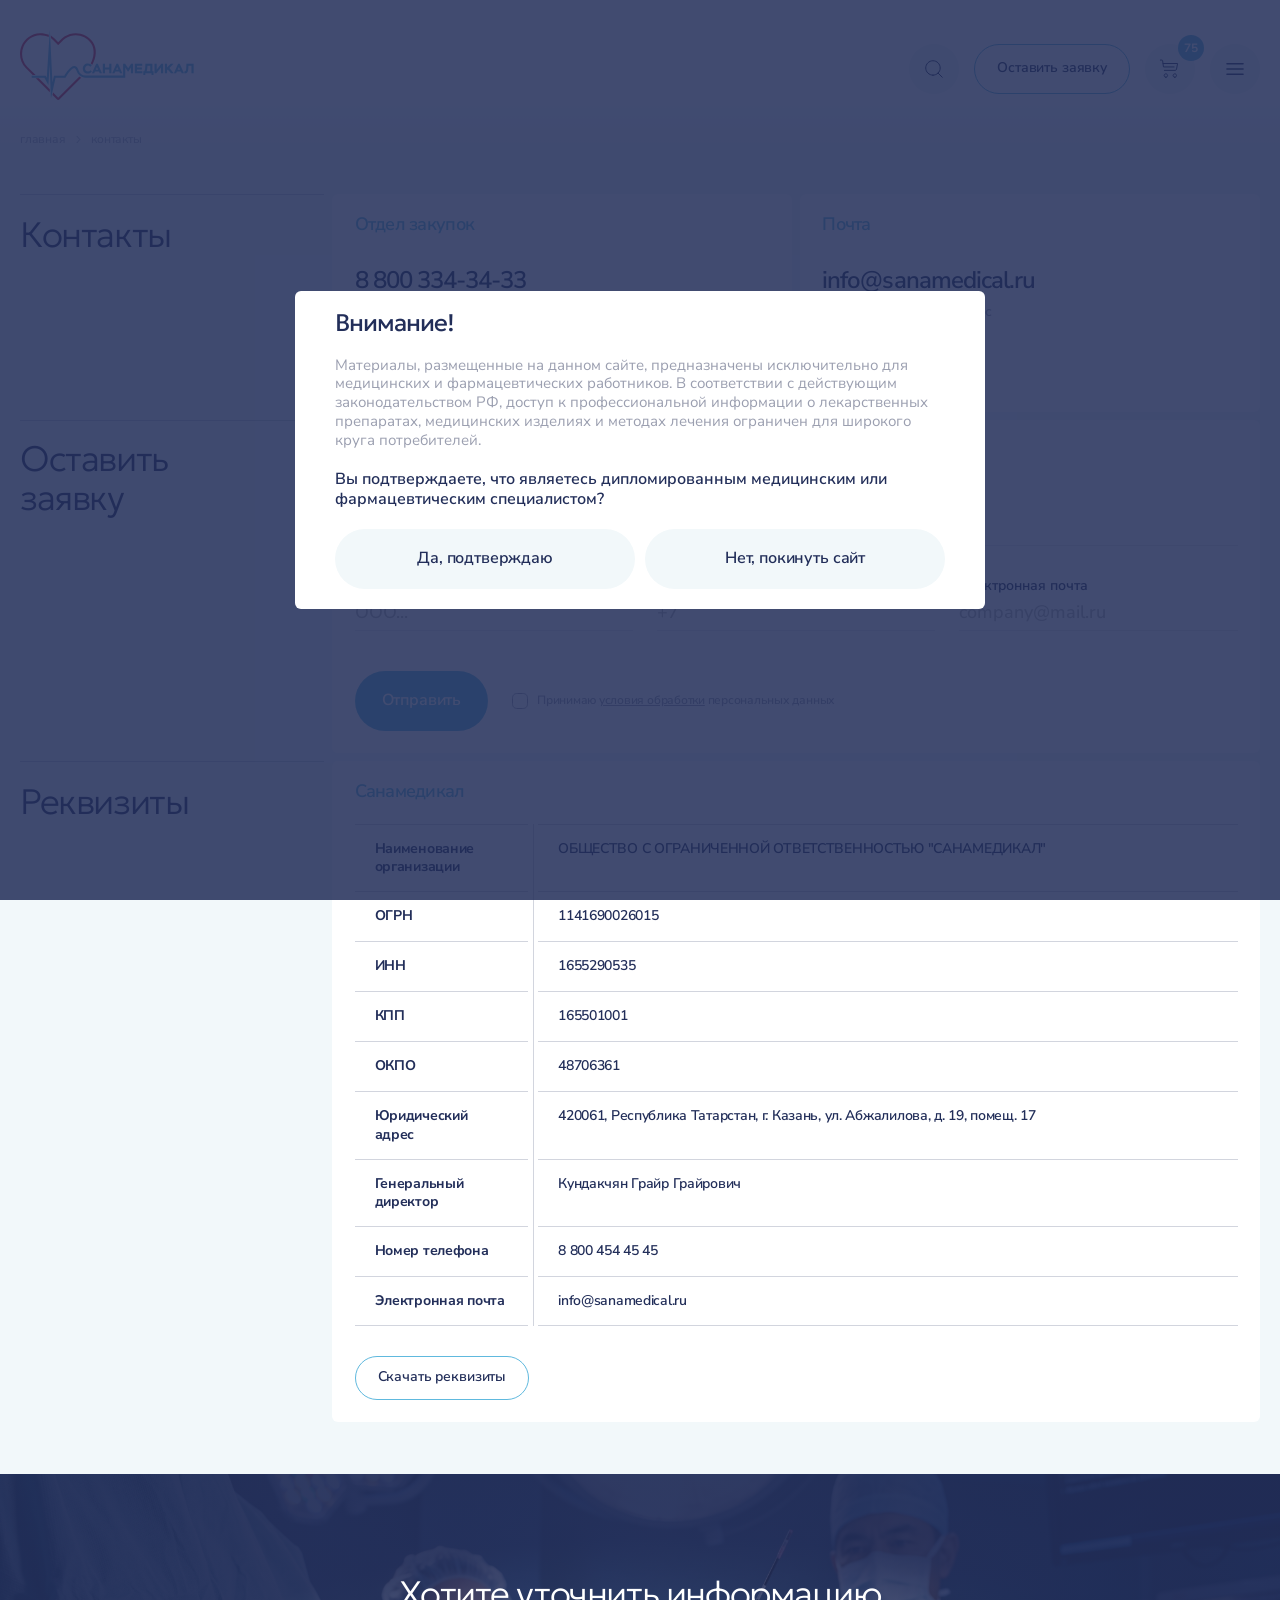
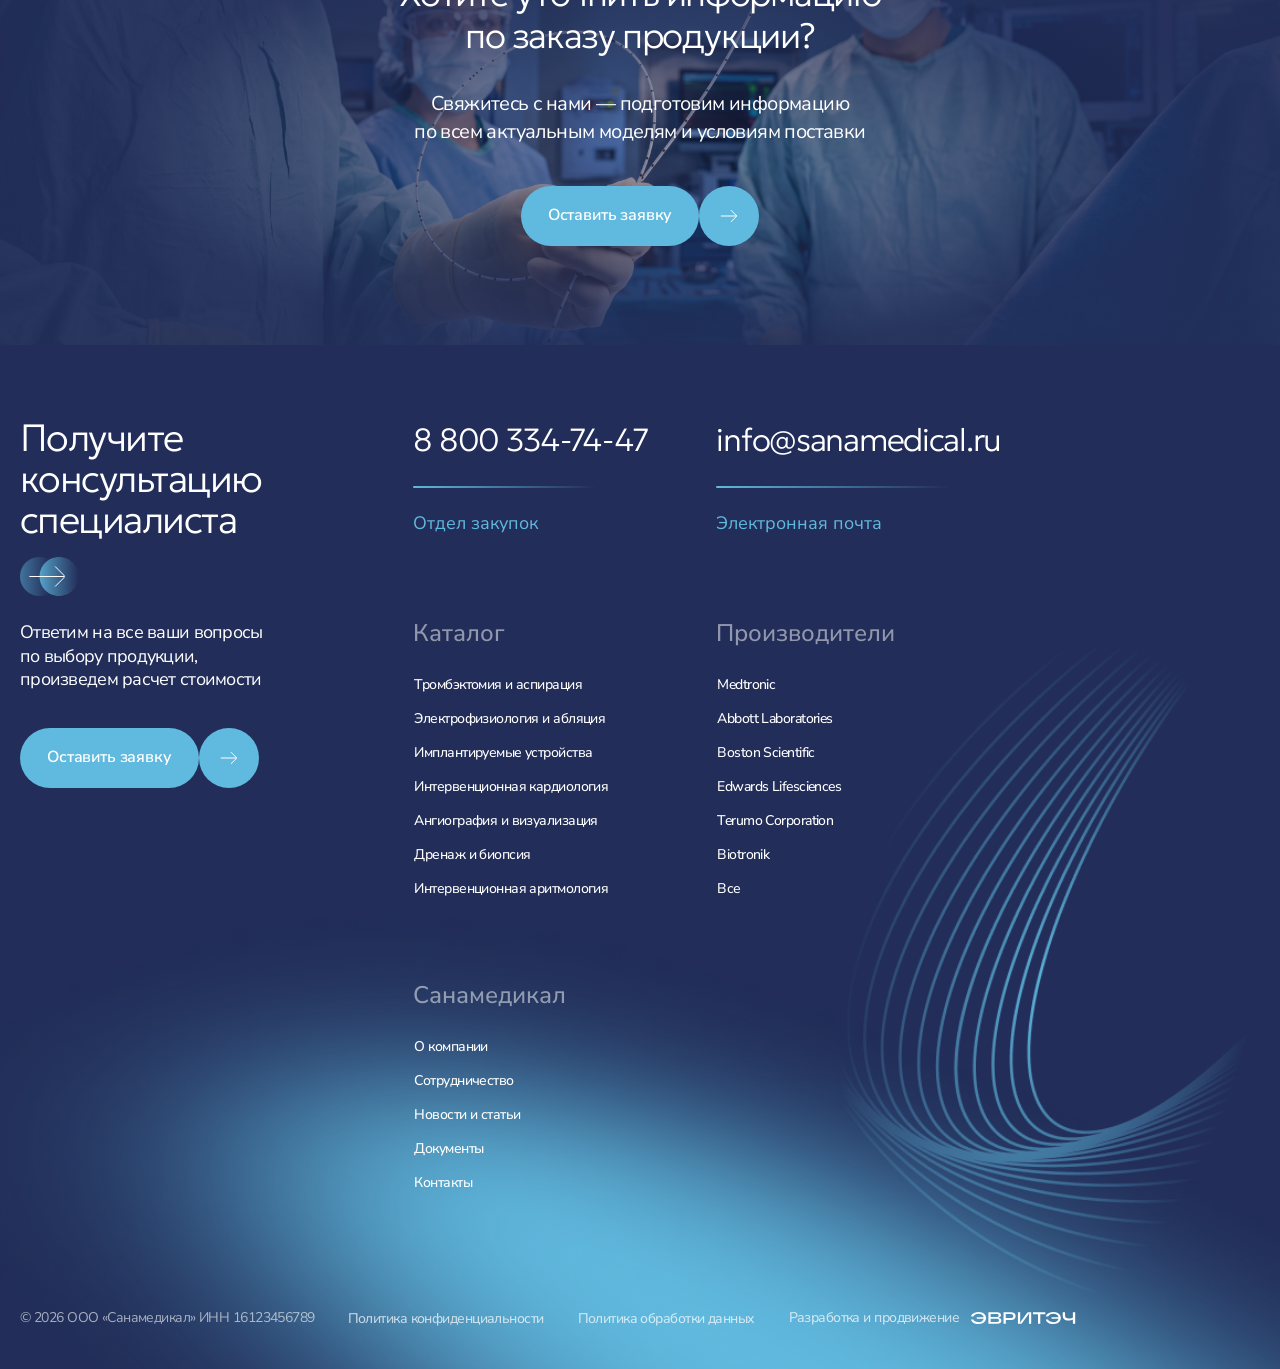
<file: contacts.html>
<!DOCTYPE html>
<html lang="ru">
<head>
    <meta charset="UTF-8">
    <meta name="viewport" content="width=device-width, initial-scale=1.0">
    <title>Контакты — Санамедикал</title>

    <link rel="stylesheet" href="local/templates/sanamedikal/css/main.css">

    <link rel="preconnect" href="https://fonts.googleapis.com">
    <link rel="preconnect" href="https://fonts.gstatic.com" crossorigin>
    <link href="https://fonts.googleapis.com/css2?family=Nunito+Sans:ital,opsz,wght@0,6..12,200..1000;1,6..12,200..1000&display=swap" rel="stylesheet">
    <link href="https://fonts.googleapis.com/css2?family=Geologica:wght,CRSV@100..900,0&display=swap" rel="stylesheet">
    <script>if (!/(?:^|; )pro_access=1/.test(document.cookie)) { document.documentElement.classList.add('pro-gate-pending'); }</script>
</head>
<body class="page-inner">
    <header class="header header--light">
        <div class="container">
            <div class="header-wrapper flex">
                <a href="/" class="header__logo-container">
                    <img class="header__logo" src="local/templates/sanamedikal/images/logo/logo.svg" alt="Логотип Санамедикал">
                </a>

                <ul class="header__menu flex">
                    <li><a href="/" class="btn btn--link">Продукция</a></li>
                    <li><a href="/brands/" class="btn btn--link">Производители</a></li>
                    <li><a href="/about/" class="btn btn--link">Компания</a></li>
                    <li><a href="/documents/" class="btn btn--link">Документы</a></li>
                    <li><a href="/cooperation/" class="btn btn--link">Сотрудничество</a></li>
                    <li><a href="/contacts/" class="btn btn--link">Новости</a></li>
                    <li><a href="/contacts/" class="btn btn--link" aria-current="page">Контакты</a></li>
                </ul>

                <div class="header__actions flex gap-20 items-center">
                    <button class="btn btn--neutral btn--round" id="search-btn" aria-expanded="false" aria-controls="search-bar" aria-label="Открыть поиск">
                        <svg class="btn__icon" width="22" height="22" viewBox="0 0 22 22" fill="none" xmlns="http://www.w3.org/2000/svg">
                            <path d="M9.96863 17.1875C13.9554 17.1875 17.1874 13.9556 17.1874 9.96875C17.1874 5.98194 13.9554 2.75 9.96863 2.75C5.98182 2.75 2.74988 5.98194 2.74988 9.96875C2.74988 13.9556 5.98182 17.1875 9.96863 17.1875Z" stroke="white" stroke-linecap="round" stroke-linejoin="round" />
                            <path d="M15.0728 15.0735L19.2494 19.2501" stroke="white" stroke-linecap="round" stroke-linejoin="round" />
                        </svg>
                    </button>

                    <button type="button" class="btn btn--secondary js-request-btn">Оставить заявку</button>

                    <a href="#" class="header-actions__cart flex" id="cart-open-btn" aria-haspopup="dialog" aria-controls="cart-panel">
                        <button class="btn btn--neutral">Корзина</button>
                        <button class="btn btn--neutral btn--round">
                            <svg class="btn__icon" width="22" height="22" viewBox="0 0 22 22" fill="none" xmlns="http://www.w3.org/2000/svg">
                                <path d="M15.125 8.9375H4.46875L3.60264 2.62702C3.57384 2.46861 3.49035 2.32533 3.36674 2.22217C3.24313 2.11901 3.08723 2.0625 2.92623 2.0625H1.375" stroke="white" stroke-linecap="round" stroke-linejoin="round" />
                                <path d="M6.875 19.25C7.82424 19.25 8.59375 18.4805 8.59375 17.5312C8.59375 16.582 7.82424 15.8125 6.875 15.8125C5.92576 15.8125 5.15625 16.582 5.15625 17.5312C5.15625 18.4805 5.92576 19.25 6.875 19.25Z" stroke="white" stroke-linecap="round" stroke-linejoin="round" />
                                <path d="M15.8125 19.25C16.7617 19.25 17.5312 18.4805 17.5312 17.5312C17.5312 16.582 16.7617 15.8125 15.8125 15.8125C14.8633 15.8125 14.0938 16.582 14.0938 17.5312C14.0938 18.4805 14.8633 19.25 15.8125 19.25Z" stroke="white" stroke-linecap="round" stroke-linejoin="round" />
                                <path d="M5.375 12.375H16.165C16.487 12.375 16.7988 12.262 17.046 12.0557C17.2932 11.8493 17.4602 11.5628 17.5178 11.246L18.5625 5.5H4.125" stroke="white" stroke-linecap="round" stroke-linejoin="round" />
                            </svg>
                        </button>
                        <span class="header-actions__count" id="cart-count" aria-label="Товаров в корзине: 75">75</span>
                    </a>

                    <button class="btn btn--neutral btn--round" id="burger-btn" aria-expanded="false" aria-controls="mobile-menu" aria-label="Открыть меню">
                        <svg class="btn__icon burger-icon" width="22" height="22" viewBox="0 0 22 22" fill="none" xmlns="http://www.w3.org/2000/svg">
                            <line class="burger-icon__line burger-icon__line--top" x1="3" y1="5.78" x2="19" y2="5.78" stroke="white" stroke-width="1.6" stroke-linecap="round" />
                            <line class="burger-icon__line burger-icon__line--middle" x1="3" y1="11" x2="19" y2="11" stroke="white" stroke-width="1.6" stroke-linecap="round" />
                            <line class="burger-icon__line burger-icon__line--bottom" x1="3" y1="16.22" x2="19" y2="16.22" stroke="white" stroke-width="1.6" stroke-linecap="round" />
                        </svg>
                    </button>
                </div>
            </div>
        </div>
    </header>

    <div class="mobile-menu-overlay" id="mobile-menu-overlay"></div>
    <div class="cart-panel" id="cart-panel" data-cart-view="items" role="dialog" aria-modal="true" aria-label="Корзина">
        <div class="cart-panel__view cart-panel__view--empty" data-cart-view-panel="empty">
            <div class="cart-panel__bar">
                <h2 class="h2 cart-panel__empty-title">В вашей корзине <br>пока ничего нет</h2>
                <button type="button" class="btn btn--neutral btn--round cart-panel__close js-close-cart" aria-label="Закрыть">
                    <svg class="btn__icon" width="28" height="28" viewBox="0 0 28 28" fill="none" xmlns="http://www.w3.org/2000/svg">
                        <path d="M21.875 6.125L6.125 21.875" stroke="#222E59" stroke-linecap="round" stroke-linejoin="round" />
                        <path d="M21.875 21.875L6.125 6.125" stroke="#222E59" stroke-linecap="round" stroke-linejoin="round" />
                    </svg>
                </button>
            </div>

            <img class="cart-panel__dec" src="local/templates/sanamedikal/images/cart/cartDec.png" alt="" aria-hidden="true">

            <div class="cart-panel__empty">
                <p class="cart-panel__empty-text">Добавьте одну или несколько позиций, чтобы перейти к оформлению заказа</p>

                <div class="btn-group">
                    <a href="/catalog/" class="btn btn--primary btn--xl">Перейти в каталог</a>
                    <a href="/catalog/" class="btn btn--primary btn--round btn--xl" aria-label="Перейти в каталог">
                        <svg class="btn__icon" width="22" height="22" aria-hidden="true"><use href="#icon-arrow"></use></svg>
                    </a>
                </div>
            </div>
        </div>

        <div class="cart-panel__view cart-panel__view--items" data-cart-view-panel="items">
            <div class="cart-panel__header">
                <h2 class="cart-panel__title">Корзина · <span data-cart-count>75</span></h2>
                <div class="cart-panel__header-actions">
                    <button type="button" class="btn btn--link cart-panel__clear" data-cart-clear>
                        Очистить корзину
                        <svg width="16" height="16" viewBox="0 0 16 16" fill="none" xmlns="http://www.w3.org/2000/svg">
                            <path d="M14 3.98667C11.78 3.76667 9.54667 3.65334 7.32 3.65334C6 3.65334 4.68 3.72 3.36 3.85334L2 3.98667" stroke="#9B9FB0" stroke-linecap="round" stroke-linejoin="round" />
                            <path d="M5.66663 3.31334L5.81329 2.44C5.91996 1.80667 5.99996 1.33334 7.12663 1.33334H8.87329C9.99996 1.33334 10.0866 1.83334 10.1866 2.44667L10.3333 3.31334" stroke="#9B9FB0" stroke-linecap="round" stroke-linejoin="round" />
                            <path d="M12.5667 6.09333L12.1334 12.8067C12.06 13.8533 12 14.6667 10.14 14.6667H5.86002C4.00002 14.6667 3.94002 13.8533 3.86668 12.8067L3.43335 6.09333" stroke="#9B9FB0" stroke-linecap="round" stroke-linejoin="round" />
                            <path d="M6.88672 11H9.10672" stroke="#9B9FB0" stroke-linecap="round" stroke-linejoin="round" />
                            <path d="M6.33337 8.33334H9.66671" stroke="#9B9FB0" stroke-linecap="round" stroke-linejoin="round" />
                        </svg>
                    </button>
                    <button type="button" class="btn btn--neutral btn--round cart-panel__close js-close-cart" aria-label="Закрыть">
                        <svg class="btn__icon" width="28" height="28" viewBox="0 0 28 28" fill="none" xmlns="http://www.w3.org/2000/svg">
                            <path d="M21.875 6.125L6.125 21.875" stroke="#222E59" stroke-linecap="round" stroke-linejoin="round" />
                            <path d="M21.875 21.875L6.125 6.125" stroke="#222E59" stroke-linecap="round" stroke-linejoin="round" />
                        </svg>
                    </button>
                </div>
            </div>

            <div class="cart-panel__body">
                <ul class="cart-list" data-cart-list>
                <li class="cart-item" data-cart-item data-qty="30">
                    <img class="cart-item__media" src="local/templates/sanamedikal/images/catalog/catalogItem3.png" alt="Спирали для эмболизации Terumo Hyper 3D Soft">
                    <div class="cart-item__body">
                        <p class="cart-item__brand">Terumo</p>
                        <p class="cart-item__title">Спирали для эмболизации Terumo Hyper 3D Soft</p>
                        <span class="cart-item__model">Model: Transend™ - <span class="cart-item__model-code">M001468010</span></span>
                    </div>
                    <div class="cart-item__qty">
                        <button type="button" class="cart-item__qty-btn cart-item__qty-btn--minus" data-qty-minus aria-label="Уменьшить количество"><svg width="18" height="18" viewBox="0 0 18 18" fill="none" xmlns="http://www.w3.org/2000/svg"><path d="M2.8125 9H15.1875" stroke="currentColor" stroke-linecap="round" stroke-linejoin="round" /></svg></button>
                        <span class="cart-item__qty-value" data-qty-value>30 шт</span>
                        <button type="button" class="cart-item__qty-btn cart-item__qty-btn--plus" data-qty-plus aria-label="Увеличить количество"><svg width="18" height="18" viewBox="0 0 18 18" fill="none" xmlns="http://www.w3.org/2000/svg"><path d="M2.8125 9H15.1875" stroke="currentColor" stroke-linecap="round" stroke-linejoin="round" /><path d="M9 2.8125V15.1875" stroke="currentColor" stroke-linecap="round" stroke-linejoin="round" /></svg></button>
                    </div>
                    <button type="button" class="cart-item__remove" data-cart-remove aria-label="Удалить товар">
                        <svg width="22" height="22" viewBox="0 0 22 22" fill="none" xmlns="http://www.w3.org/2000/svg">
                            <path d="M17.1875 4.8125L4.8125 17.1875" stroke="#9B9FB0" stroke-linecap="round" stroke-linejoin="round" />
                            <path d="M17.1875 17.1875L4.8125 4.8125" stroke="#9B9FB0" stroke-linecap="round" stroke-linejoin="round" />
                        </svg>
                    </button>
                </li>
                <li class="cart-item" data-cart-item data-qty="14">
                    <img class="cart-item__media" src="local/templates/sanamedikal/images/catalog/catalogItem2.png" alt="Микрокатетеры управляемые высокопоточные Renegade Hi Flo и Renegade">
                    <div class="cart-item__body">
                        <p class="cart-item__brand">Boston Scientific</p>
                        <p class="cart-item__title">Микрокатетеры управляемые высокопоточные Renegade Hi Flo и Renegade</p>
                        <span class="cart-item__model">Model: Renegade - <span class="cart-item__model-code">L438899042</span></span>
                    </div>
                    <div class="cart-item__qty">
                        <button type="button" class="cart-item__qty-btn cart-item__qty-btn--minus" data-qty-minus aria-label="Уменьшить количество"><svg width="18" height="18" viewBox="0 0 18 18" fill="none" xmlns="http://www.w3.org/2000/svg"><path d="M2.8125 9H15.1875" stroke="currentColor" stroke-linecap="round" stroke-linejoin="round" /></svg></button>
                        <span class="cart-item__qty-value" data-qty-value>14 шт</span>
                        <button type="button" class="cart-item__qty-btn cart-item__qty-btn--plus" data-qty-plus aria-label="Увеличить количество"><svg width="18" height="18" viewBox="0 0 18 18" fill="none" xmlns="http://www.w3.org/2000/svg"><path d="M2.8125 9H15.1875" stroke="currentColor" stroke-linecap="round" stroke-linejoin="round" /><path d="M9 2.8125V15.1875" stroke="currentColor" stroke-linecap="round" stroke-linejoin="round" /></svg></button>
                    </div>
                    <button type="button" class="cart-item__remove" data-cart-remove aria-label="Удалить товар">
                        <svg width="22" height="22" viewBox="0 0 22 22" fill="none" xmlns="http://www.w3.org/2000/svg">
                            <path d="M17.1875 4.8125L4.8125 17.1875" stroke="#9B9FB0" stroke-linecap="round" stroke-linejoin="round" />
                            <path d="M17.1875 17.1875L4.8125 4.8125" stroke="#9B9FB0" stroke-linecap="round" stroke-linejoin="round" />
                        </svg>
                    </button>
                </li>
                <li class="cart-item cart-item--locked" data-cart-item data-qty="1">
                    <img class="cart-item__media" src="local/templates/sanamedikal/images/catalog/catalogItem4.png" alt="Баллонный катетер Abbot (MINI) TREK">
                    <div class="cart-item__body">
                        <p class="cart-item__brand">Abbot</p>
                        <p class="cart-item__title">Баллонный катетер Abbot (MINI) TREK</p>
                        <span class="cart-item__model">Модификацию уточним при подготовке КП</span>
                    </div>
                    <div class="cart-item__qty">
                        <button type="button" class="cart-item__qty-btn cart-item__qty-btn--minus" data-qty-minus aria-label="Уменьшить количество" disabled><svg width="18" height="18" viewBox="0 0 18 18" fill="none" xmlns="http://www.w3.org/2000/svg"><path d="M2.8125 9H15.1875" stroke="currentColor" stroke-linecap="round" stroke-linejoin="round" /></svg></button>
                        <span class="cart-item__qty-value" data-qty-value>1 шт</span>
                        <button type="button" class="cart-item__qty-btn cart-item__qty-btn--plus" data-qty-plus aria-label="Увеличить количество" disabled><svg width="18" height="18" viewBox="0 0 18 18" fill="none" xmlns="http://www.w3.org/2000/svg"><path d="M2.8125 9H15.1875" stroke="currentColor" stroke-linecap="round" stroke-linejoin="round" /><path d="M9 2.8125V15.1875" stroke="currentColor" stroke-linecap="round" stroke-linejoin="round" /></svg></button>
                    </div>
                    <button type="button" class="cart-item__remove" data-cart-remove aria-label="Удалить товар">
                        <svg width="22" height="22" viewBox="0 0 22 22" fill="none" xmlns="http://www.w3.org/2000/svg">
                            <path d="M17.1875 4.8125L4.8125 17.1875" stroke="#9B9FB0" stroke-linecap="round" stroke-linejoin="round" />
                            <path d="M17.1875 17.1875L4.8125 4.8125" stroke="#9B9FB0" stroke-linecap="round" stroke-linejoin="round" />
                        </svg>
                    </button>
                </li>
                <li class="cart-item" data-cart-item data-qty="30">
                    <img class="cart-item__media" src="local/templates/sanamedikal/images/catalog/catalogItem1.png" alt="Спирали с волокнами для эмболизации с Interlock-35">
                    <div class="cart-item__body">
                        <p class="cart-item__brand">Boston Scientific</p>
                        <p class="cart-item__title">Спирали с волокнами для эмболизации с Interlock-35</p>
                        <span class="cart-item__model">Model: Transend™ - <span class="cart-item__model-code">M001468010</span></span>
                    </div>
                    <div class="cart-item__qty">
                        <button type="button" class="cart-item__qty-btn cart-item__qty-btn--minus" data-qty-minus aria-label="Уменьшить количество"><svg width="18" height="18" viewBox="0 0 18 18" fill="none" xmlns="http://www.w3.org/2000/svg"><path d="M2.8125 9H15.1875" stroke="currentColor" stroke-linecap="round" stroke-linejoin="round" /></svg></button>
                        <span class="cart-item__qty-value" data-qty-value>30 шт</span>
                        <button type="button" class="cart-item__qty-btn cart-item__qty-btn--plus" data-qty-plus aria-label="Увеличить количество"><svg width="18" height="18" viewBox="0 0 18 18" fill="none" xmlns="http://www.w3.org/2000/svg"><path d="M2.8125 9H15.1875" stroke="currentColor" stroke-linecap="round" stroke-linejoin="round" /><path d="M9 2.8125V15.1875" stroke="currentColor" stroke-linecap="round" stroke-linejoin="round" /></svg></button>
                    </div>
                    <button type="button" class="cart-item__remove" data-cart-remove aria-label="Удалить товар">
                        <svg width="22" height="22" viewBox="0 0 22 22" fill="none" xmlns="http://www.w3.org/2000/svg">
                            <path d="M17.1875 4.8125L4.8125 17.1875" stroke="#9B9FB0" stroke-linecap="round" stroke-linejoin="round" />
                            <path d="M17.1875 17.1875L4.8125 4.8125" stroke="#9B9FB0" stroke-linecap="round" stroke-linejoin="round" />
                        </svg>
                    </button>
                </li>
            </ul>

            </div>

            <div class="cart-panel__footer">
                <button type="button" class="btn btn--primary cart-panel__submit" data-cart-checkout>Оформить заказ</button>
            </div>
        </div>

        <div class="cart-panel__view cart-panel__view--checkout" data-cart-view-panel="checkout">
            <div class="cart-panel__header">
                <h2 class="cart-panel__title">Оформить заказ</h2>
                <button type="button" class="btn btn--neutral btn--round cart-panel__close js-close-cart" aria-label="Закрыть">
                    <svg class="btn__icon" width="28" height="28" viewBox="0 0 28 28" fill="none" xmlns="http://www.w3.org/2000/svg">
                        <path d="M21.875 6.125L6.125 21.875" stroke="#222E59" stroke-linecap="round" stroke-linejoin="round" />
                        <path d="M21.875 21.875L6.125 6.125" stroke="#222E59" stroke-linecap="round" stroke-linejoin="round" />
                    </svg>
                </button>
            </div>

            <div class="cart-panel__body">

                <div class="tabs" role="tablist">
                <button type="button" class="tabs__item is-active" role="tab" aria-selected="true" data-tab="price">Запрос цены</button>
                <button type="button" class="tabs__item" role="tab" aria-selected="false" data-tab="stock">Запрос наличия</button>
                <button type="button" class="tabs__item" role="tab" aria-selected="false" data-tab="offer">Запросить КП</button>
            </div>

            <form class="modal__form cart-panel__form js-validate-form" id="cart-checkout-form" novalidate>
                <div class="modal__row">
                    <div class="field">
                        <label class="field__label" for="cart-org">Название организации</label>
                        <input type="text" class="input" id="cart-org" name="org" placeholder="ООО..." required>
                        <span class="field__line"></span>
                    </div>

                    <div class="field">
                        <label class="field__label" for="cart-inn">ИНН организации</label>
                        <input type="text" class="input" id="cart-inn" name="inn" inputmode="numeric" placeholder="4392004106" required data-validate="inn">
                        <span class="field__line"></span>
                    </div>
                </div>

                <div class="field">
                    <label class="field__label" for="cart-name">ФИО контактного лица</label>
                    <input type="text" class="input" id="cart-name" name="name" autocomplete="name" placeholder="Иванов Иван Иванович" required data-validate="name">
                    <span class="field__line"></span>
                </div>

                <div class="field">
                    <label class="field__label" for="cart-hospital">Название ЛПУ и города</label>
                    <input type="text" class="input" id="cart-hospital" name="hospital" placeholder="ГБУЗ «Морозовская ДГКБ ДЗМ», Москва" required>
                    <span class="field__line"></span>
                </div>

                <div class="modal__row">
                    <div class="field">
                        <label class="field__label" for="cart-phone">Номер телефона</label>
                        <input type="tel" class="input" id="cart-phone" name="phone" autocomplete="tel" placeholder="+7" required data-validate="phone">
                        <span class="field__line"></span>
                    </div>

                    <div class="field">
                        <label class="field__label" for="cart-email">Электронная почта</label>
                        <input type="email" class="input" id="cart-email" name="email" autocomplete="email" placeholder="company@mail.ru" required data-validate="email">
                        <span class="field__line"></span>
                    </div>
                </div>

                <div class="field">
                    <label class="field__label" for="cart-comment">Ваш комментарий</label>
                    <input type="text" class="input" id="cart-comment" name="comment" placeholder="Необходимо...">
                    <span class="field__line"></span>
                </div>

                <div class="checkbox-row">
                    <input type="checkbox" class="checkbox" id="cart-agree" name="agree" required>
                    <label class="checkbox-label" for="cart-agree">
                        <svg width="18" height="18" viewBox="0 0 18 18" fill="none" xmlns="http://www.w3.org/2000/svg">
                            <path d="M6.75 16.5H11.25C15 16.5 16.5 15 16.5 11.25V6.75C16.5 3 15 1.5 11.25 1.5H6.75C3 1.5 1.5 3 1.5 6.75V11.25C1.5 15 3 16.5 6.75 16.5Z" fill="#222E59" />
                            <path d="M6.75 16.5H11.25C15 16.5 16.5 15 16.5 11.25V6.75C16.5 3 15 1.5 11.25 1.5H6.75C3 1.5 1.5 3 1.5 6.75V11.25C1.5 15 3 16.5 6.75 16.5Z" stroke="#9B9FB0" stroke-linecap="round" stroke-linejoin="round" />
                        </svg>
                        <svg width="8" height="6" viewBox="0 0 8 6" fill="none" xmlns="http://www.w3.org/2000/svg">
                            <path d="M0.75 2.8725L2.8725 4.995L7.125 0.75" stroke="white" stroke-width="1.5" stroke-linecap="round" stroke-linejoin="round" />
                        </svg>
                    </label>
                    <div class="checkbox-text">Принимаю <a href="/policy/">условия обработки</a> персональных данных</div>
                </div>
            </form>
            </div>

            <div class="cart-panel__footer">
                <button type="submit" form="cart-checkout-form" class="btn btn--primary cart-panel__submit">Оформить заказ</button>
            </div>
        </div>
    </div>

    <div class="mobile-menu" id="mobile-menu" role="dialog" aria-modal="true" aria-label="Меню">
        <div class="mobile-menu__header">
            <span class="mobile-menu__title">Меню</span>
            <button class="btn btn--neutral btn--round" id="mobile-menu-close" aria-label="Закрыть меню">
                <svg class="btn__icon" width="16" height="16" viewBox="0 0 16 16" fill="none" xmlns="http://www.w3.org/2000/svg">
                    <path d="M12.5 3.5L3.5 12.5" stroke="#222E59" stroke-width="1.5" stroke-linecap="round" stroke-linejoin="round" />
                    <path d="M3.5 3.5L12.5 12.5" stroke="#222E59" stroke-width="1.5" stroke-linecap="round" stroke-linejoin="round" />
                </svg>
            </button>
        </div>

        <nav class="mobile-menu__nav">
            <ul class="mobile-menu__list">
                <li><a href="/" class="btn btn--link mobile-menu__link">Продукция</a></li>
                <li><a href="/brands/" class="btn btn--link mobile-menu__link">Производители</a></li>
                <li><a href="/about/" class="btn btn--link mobile-menu__link">Компания</a></li>
                <li><a href="/documents/" class="btn btn--link mobile-menu__link">Документы</a></li>
                <li><a href="/cooperation/" class="btn btn--link mobile-menu__link">Сотрудничество</a></li>
                <li><a href="/contacts/" class="btn btn--link mobile-menu__link">Новости</a></li>
                <li><a href="/contacts/" class="btn btn--link mobile-menu__link">Контакты</a></li>
            </ul>
        </nav>

        <div class="mobile-menu__footer">
            <button type="button" class="btn btn--primary btn--block-mobile js-request-btn">Оставить заявку</button>
        </div>
    </div>

    <div class="search" id="search-bar" role="search">
        <div class="search__bar">
            <svg class="search__bar-icon" width="22" height="22" viewBox="0 0 22 22" fill="none" xmlns="http://www.w3.org/2000/svg">
                <path d="M9.96875 17.1875C13.9556 17.1875 17.1875 13.9556 17.1875 9.96875C17.1875 5.98194 13.9556 2.75 9.96875 2.75C5.98194 2.75 2.75 5.98194 2.75 9.96875C2.75 13.9556 5.98194 17.1875 9.96875 17.1875Z" stroke="#222E59" stroke-linecap="round" stroke-linejoin="round" />
                <path d="M15.0742 15.0735L19.2508 19.2501" stroke="#222E59" stroke-linecap="round" stroke-linejoin="round" />
            </svg>

            <input type="text" class="search__input" id="search-input" name="q" placeholder="Найти..." autocomplete="off">

            <a href="/search/" class="btn btn--primary search__submit" id="search-submit">Найти</a>

            <button type="button" class="btn btn--link search__clear" id="search-clear" aria-label="Очистить поле">
                <svg width="22" height="22" viewBox="0 0 22 22" fill="none" xmlns="http://www.w3.org/2000/svg">
                    <path d="M17.1875 4.8125L4.8125 17.1875" stroke="#9B9FB0" stroke-linecap="round" stroke-linejoin="round" />
                    <path d="M17.1875 17.1875L4.8125 4.8125" stroke="#9B9FB0" stroke-linecap="round" stroke-linejoin="round" />
                </svg>
            </button>
        </div>

        <div class="select__dropdown search__dropdown" id="search-dropdown">
            <ul class="search__results" id="search-results"></ul>
        </div>
    </div>

    <div class="modal" id="request-modal" role="dialog" aria-modal="true" aria-label="Оставить заявку">
        <div class="modal__header">
            <h2 class="modal__title">Оставить заявку</h2>

            <button type="button" class="modal__close js-close-request-modal" aria-label="Закрыть">
                <svg width="34" height="34" viewBox="0 0 34 34" fill="none" xmlns="http://www.w3.org/2000/svg">
                    <path d="M26.5625 7.4375L7.4375 26.5625" stroke="#222E59" stroke-linecap="round" stroke-linejoin="round" />
                    <path d="M26.5625 26.5625L7.4375 7.4375" stroke="#222E59" stroke-linecap="round" stroke-linejoin="round" />
                </svg>
            </button>

            <button type="button" class="btn btn--neutral btn--round modal__close-mobile js-close-request-modal" aria-label="Закрыть">
                <svg class="btn__icon" width="16" height="16" viewBox="0 0 16 16" fill="none" xmlns="http://www.w3.org/2000/svg">
                    <path d="M12.5 3.5L3.5 12.5" stroke="#222E59" stroke-width="1.5" stroke-linecap="round" stroke-linejoin="round" />
                    <path d="M3.5 3.5L12.5 12.5" stroke="#222E59" stroke-width="1.5" stroke-linecap="round" stroke-linejoin="round" />
                </svg>
            </button>
        </div>

        <div class="modal__body">
            <div class="tabs" role="tablist">
                <button type="button" class="tabs__item is-active" role="tab" aria-selected="true" data-tab="question">Задать вопрос</button>
                <button type="button" class="tabs__item" role="tab" aria-selected="false" data-tab="partnership">Заявка на сотрудничество</button>
            </div>

            <form class="modal__form" id="request-form" novalidate>
                <div class="field">
                    <label class="field__label" for="request-comment">Ваш комментарий</label>
                    <input type="text" class="input" id="request-comment" name="comment" placeholder="Необходимо...">
                    <span class="field__line"></span>
                </div>

                <div class="field">
                    <label class="field__label" for="request-name">ФИО контактного лица</label>
                    <input type="text" class="input" id="request-name" name="name" autocomplete="name" placeholder="Иванов Иван Иванович" required data-validate="name">
                    <span class="field__line"></span>
                </div>

                <div class="modal__row">
                    <div class="field">
                        <label class="field__label" for="request-org">Название организации</label>
                        <input type="text" class="input" id="request-org" name="org" placeholder="ООО..." required>
                        <span class="field__line"></span>
                    </div>

                    <div class="field">
                        <label class="field__label" for="request-inn">ИНН организации</label>
                        <input type="text" class="input" id="request-inn" name="inn" inputmode="numeric" placeholder="4392004106" required data-validate="inn">
                        <span class="field__line"></span>
                    </div>
                </div>

                <div class="modal__row">
                    <div class="field">
                        <label class="field__label" for="request-phone">Номер телефона</label>
                        <input type="tel" class="input" id="request-phone" name="phone" autocomplete="tel" placeholder="+7" required data-validate="phone">
                        <span class="field__line"></span>
                    </div>

                    <div class="field">
                        <label class="field__label" for="request-email">Электронная почта</label>
                        <input type="email" class="input" id="request-email" name="email" autocomplete="email" placeholder="company@mail.ru" required data-validate="email">
                        <span class="field__line"></span>
                    </div>
                </div>

                <div class="checkbox-row">
                    <input type="checkbox" class="checkbox" id="request-agree" name="agree" required>
                    <label class="checkbox-label" for="request-agree">
                        <svg width="18" height="18" viewBox="0 0 18 18" fill="none" xmlns="http://www.w3.org/2000/svg">
                            <path d="M6.75 16.5H11.25C15 16.5 16.5 15 16.5 11.25V6.75C16.5 3 15 1.5 11.25 1.5H6.75C3 1.5 1.5 3 1.5 6.75V11.25C1.5 15 3 16.5 6.75 16.5Z" fill="#222E59" />
                            <path d="M6.75 16.5H11.25C15 16.5 16.5 15 16.5 11.25V6.75C16.5 3 15 1.5 11.25 1.5H6.75C3 1.5 1.5 3 1.5 6.75V11.25C1.5 15 3 16.5 6.75 16.5Z" stroke="#9B9FB0" stroke-linecap="round" stroke-linejoin="round" />
                        </svg>
                        <svg width="8" height="6" viewBox="0 0 8 6" fill="none" xmlns="http://www.w3.org/2000/svg">
                            <path d="M0.75 2.8725L2.8725 4.995L7.125 0.75" stroke="white" stroke-width="1.5" stroke-linecap="round" stroke-linejoin="round" />
                        </svg>
                    </label>
                    <div class="checkbox-text">Принимаю <a href="/policy/">условия обработки</a> персональных данных</div>
                </div>
            </form>
        </div>

        <div class="modal__footer">
            <button type="submit" form="request-form" class="btn btn--primary modal__submit">Отправить заявку</button>
        </div>
    </div>

    <main>
        <div class="header-trigger" data-header-trigger aria-hidden="true"></div>
        
        <div class="contacts-page">
            <div class="container">
                <nav class="breadcrumbs" aria-label="Хлебные крошки">
                    <ol class="breadcrumbs__list">
                        <li class="breadcrumbs__item">
                            <a href="/" class="breadcrumbs__link">главная</a>
                            <svg class="breadcrumbs__sep" width="10" height="10" aria-hidden="true"><use href="#icon-chevron-right"></use></svg>
                        </li>
                        <li class="breadcrumbs__item" aria-current="page">контакты</li>
                    </ol>
                </nav>

                <div class="contacts">
                    <!-- КОНТАКТЫ -->
                    <section class="contacts__row" aria-labelledby="contacts-title">
                        <div class="contacts__head">
                            <h1 class="h2" id="contacts-title">Контакты</h1>
                        </div>

                        <article class="contacts__card">
                            <h2 class="contacts__label">Отдел закупок</h2>

                            <div class="contacts__value-group">
                                <a href="tel:88003343433" class="contacts__value">8 800 334-34-33</a>
                                <p class="contacts__hint">Работаем Пн-Пт с 9:00 до 20:00, Сб и Вс выходной</p>
                            </div>

                            <div class="contacts__actions">
                                <a href="https://max.ru/" class="btn btn--neutral btn--round btn--card" target="_blank" rel="noopener" aria-label="Написать в MAX">
                                    <svg class="contacts__icon" aria-hidden="true"><use href="#icon-max"></use></svg>
                                </a>
                                <a href="https://t.me/" class="btn btn--neutral btn--round btn--card" target="_blank" rel="noopener" aria-label="Написать в Telegram">
                                    <svg class="contacts__icon" aria-hidden="true"><use href="#icon-telegram"></use></svg>
                                </a>
                                <a href="https://wa.me/" class="btn btn--neutral btn--round btn--card" target="_blank" rel="noopener" aria-label="Написать в WhatsApp">
                                    <svg class="contacts__icon" aria-hidden="true"><use href="#icon-whatsapp"></use></svg>
                                </a>
                            </div>
                        </article>

                        <article class="contacts__card">
                            <h2 class="contacts__label">Почта</h2>

                            <div class="contacts__value-group">
                                <a href="mailto:info@sanamedical.ru" class="contacts__value">info@sanamedical.ru</a>
                                <p class="contacts__hint">Напишите нам свой вопрос</p>
                            </div>

                            <div class="contacts__actions">
                                <a href="mailto:info@sanamedical.ru" class="btn btn--secondary btn--card">Написать</a>
                            </div>
                        </article>
                    </section>

                    <!-- ФОРМА -->
                    <section class="contacts__row" aria-labelledby="request-title">
                        <div class="contacts__head">
                            <h2 class="h2 contacts__title--tight" id="request-title">Оставить <br>заявку</h2>
                        </div>

                        <div class="contacts__card contacts__card--wide">
                            <p class="contacts__label">Отправляйте нам свои вопросы</p>

                            <form class="contact-form js-validate-form" id="contact-form" novalidate>
                                <div class="field contact-form__field--full">
                                    <label class="field__label" for="contact-message">Ваше сообщение</label>
                                    <input type="text" class="input" id="contact-message" name="message" placeholder="Необходимо...">
                                    <span class="field__line"></span>
                                </div>

                                <div class="field">
                                    <label class="field__label" for="contact-org">Название организации</label>
                                    <input type="text" class="input" id="contact-org" name="org" placeholder="ООО..." required>
                                    <span class="field__line"></span>
                                </div>

                                <div class="field">
                                    <label class="field__label" for="contact-phone">Номер телефона</label>
                                    <input type="tel" class="input" id="contact-phone" name="phone" autocomplete="tel" placeholder="+7" required data-validate="phone">
                                    <span class="field__line"></span>
                                </div>

                                <div class="field">
                                    <label class="field__label" for="contact-email">Электронная почта</label>
                                    <input type="email" class="input" id="contact-email" name="email" autocomplete="email" placeholder="company@mail.ru" required data-validate="email">
                                    <span class="field__line"></span>
                                </div>

                                <div class="contact-form__footer">
                                    <button type="submit" class="btn btn--primary">Отправить</button>

                                    <div class="checkbox-row">
                                        <input type="checkbox" class="checkbox" id="contact-agree" name="agree" required>
                                        <label class="checkbox-label" for="contact-agree">
                                            <svg width="18" height="18" viewBox="0 0 18 18" fill="none" xmlns="http://www.w3.org/2000/svg">
                                                <path d="M6.75 16.5H11.25C15 16.5 16.5 15 16.5 11.25V6.75C16.5 3 15 1.5 11.25 1.5H6.75C3 1.5 1.5 3 1.5 6.75V11.25C1.5 15 3 16.5 6.75 16.5Z" fill="#222E59" />
                                                <path d="M6.75 16.5H11.25C15 16.5 16.5 15 16.5 11.25V6.75C16.5 3 15 1.5 11.25 1.5H6.75C3 1.5 1.5 3 1.5 6.75V11.25C1.5 15 3 16.5 6.75 16.5Z" stroke="#9B9FB0" stroke-linecap="round" stroke-linejoin="round" />
                                            </svg>
                                            <svg width="8" height="6" viewBox="0 0 8 6" fill="none" xmlns="http://www.w3.org/2000/svg">
                                                <path d="M0.75 2.8725L2.8725 4.995L7.125 0.75" stroke="white" stroke-width="1.5" stroke-linecap="round" stroke-linejoin="round" />
                                            </svg>
                                        </label>
                                        <div class="checkbox-text">Принимаю <a href="/policy/">условия обработки</a> персональных данных</div>
                                    </div>
                                </div>
                            </form>
                        </div>
                    </section>

                    <!-- РЕКВИЗИТЫ -->
                    <section class="contacts__row" aria-labelledby="requisites-title">
                        <div class="contacts__head">
                            <h2 class="h2" id="requisites-title">Реквизиты</h2>
                        </div>

                        <div class="contacts__card contacts__card--wide">
                            <p class="contacts__label">Санамедикал</p>

                            <dl class="requisites">
                                <div class="requisites__row">
                                    <dt class="requisites__term">Наименование организации</dt>
                                    <dd class="requisites__desc">ОБЩЕСТВО С ОГРАНИЧЕННОЙ ОТВЕТСТВЕННОСТЬЮ "САНАМЕДИКАЛ"</dd>
                                </div>
                                <div class="requisites__row">
                                    <dt class="requisites__term">ОГРН</dt>
                                    <dd class="requisites__desc">1141690026015</dd>
                                </div>
                                <div class="requisites__row">
                                    <dt class="requisites__term">ИНН</dt>
                                    <dd class="requisites__desc">1655290535</dd>
                                </div>
                                <div class="requisites__row">
                                    <dt class="requisites__term">КПП</dt>
                                    <dd class="requisites__desc">165501001</dd>
                                </div>
                                <div class="requisites__row">
                                    <dt class="requisites__term">ОКПО</dt>
                                    <dd class="requisites__desc">48706361</dd>
                                </div>
                                <div class="requisites__row">
                                    <dt class="requisites__term">Юридический адрес</dt>
                                    <dd class="requisites__desc">420061, Республика Татарстан, г. Казань, ул. Абжалилова, д. 19, помещ. 17</dd>
                                </div>
                                <div class="requisites__row">
                                    <dt class="requisites__term">Генеральный директор</dt>
                                    <dd class="requisites__desc">Кундакчян Грайр Грайрович</dd>
                                </div>
                                <div class="requisites__row">
                                    <dt class="requisites__term">Номер телефона</dt>
                                    <dd class="requisites__desc"><a href="tel:88004544545">8 800 454 45 45</a></dd>
                                </div>
                                <div class="requisites__row">
                                    <dt class="requisites__term">Электронная почта</dt>
                                    <dd class="requisites__desc"><a href="mailto:info@sanamedical.ru">info@sanamedical.ru</a></dd>
                                </div>
                            </dl>

                            <div class="contacts__card-footer">
                                <a href="/upload/documents/requisites.pdf" class="btn btn--secondary btn--card" download>Скачать реквизиты</a>
                            </div>
                        </div>
                    </section>
                </div>
            </div>
        </div>

        <!-- ЗАПРОС ИНФОРМАЦИИ -->
        <section class="cta-banner">
            <div class="container">
                <div class="cta-banner__content">
                    <h2 class="h2 cta-banner__title">Хотите уточнить информацию <br>по заказу продукции?</h2>
                    <p class="cta-banner__text">Свяжитесь с&nbsp;нами&nbsp;— подготовим информацию <br>по&nbsp;всем актуальным моделям и&nbsp;условиям поставки</p>
                    <div class="btn-group">
                        <button type="button" class="btn btn--primary js-request-btn">Оставить заявку</button>
                        <button type="button" class="btn btn--primary btn--round js-request-btn" aria-label="Оставить заявку">
                            <svg class="btn__icon" width="22" height="22" aria-hidden="true"><use href="#icon-arrow"></use></svg>
                        </button>
                    </div>
                </div>
            </div>
        </section>
    </main>

    <footer class="footer">
        <div class="container">
            <div class="footer__top">
                <div class="footer__cta">
                    <h2 class="h2 footer__title">Получите консультацию специалиста</h2>
                    <img class="footer__icon" src="local/templates/sanamedikal/images/footer/footerIcon.svg" width="59" height="39" alt="" aria-hidden="true">
                    <p class="footer__text">Ответим на все ваши вопросы по выбору продукции, произведем расчет стоимости</p>
                    <div class="btn-group">
                        <button type="button" class="btn btn--primary js-request-btn">Оставить заявку</button>
                        <button type="button" class="btn btn--primary btn--round js-request-btn" aria-label="Оставить заявку">
                            <svg class="btn__icon" width="22" height="22" aria-hidden="true"><use href="#icon-arrow"></use></svg>
                        </button>
                    </div>
                </div>

                <div class="footer__info">
                    <div class="footer__contacts">
                        <div class="footer__contact">
                            <a href="tel:88003347447" class="footer__phone">8 800 334-74-47</a>
                            <span class="footer__label">Отдел закупок</span>
                        </div>
                        <div class="footer__contact">
                            <a href="mailto:info@sanamedical.ru" class="footer__email">info@sanamedical.ru</a>
                            <span class="footer__label">Электронная почта</span>
                        </div>
                    </div>

                    <nav class="footer__nav" aria-label="Навигация по сайту">
                        <div class="footer__col">
                            <h3 class="footer__col-title">
                                <button type="button" class="footer__col-toggle" aria-controls="footer-col-catalog">
                                    <span>Каталог</span>
                                    <svg class="footer__col-arrow" width="22" height="22" aria-hidden="true"><use href="#icon-chevron"></use></svg>
                                </button>
                            </h3>
                            <div class="footer__col-body" id="footer-col-catalog">
                            <ul>
                                <li><a href="/catalog/thrombectomy/" class="btn btn--link btn--link--secondary">Тромбэктомия и аспирация</a></li>
                                <li><a href="/catalog/electrophysiology/" class="btn btn--link btn--link--secondary">Электрофизиология и абляция</a></li>
                                <li><a href="/catalog/implantable/" class="btn btn--link btn--link--secondary">Имплантируемые устройства</a></li>
                                <li><a href="/catalog/interventional-cardiology/" class="btn btn--link btn--link--secondary">Интервенционная кардиология</a></li>
                                <li><a href="/catalog/angiography/" class="btn btn--link btn--link--secondary">Ангиография и визуализация</a></li>
                                <li><a href="/catalog/drainage/" class="btn btn--link btn--link--secondary">Дренаж и биопсия</a></li>
                                <li><a href="/catalog/arrhythmology/" class="btn btn--link btn--link--secondary">Интервенционная аритмология</a></li>
                            </ul>
                            </div>
                        </div>
                        <div class="footer__col">
                            <h3 class="footer__col-title">
                                <button type="button" class="footer__col-toggle" aria-controls="footer-col-brands">
                                    <span>Производители</span>
                                    <svg class="footer__col-arrow" width="22" height="22" aria-hidden="true"><use href="#icon-chevron"></use></svg>
                                </button>
                            </h3>
                            <div class="footer__col-body" id="footer-col-brands">
                            <ul>
                                <li><a href="/brands/medtronic/" class="btn btn--link btn--link--secondary">Medtronic</a></li>
                                <li><a href="/brands/abbott/" class="btn btn--link btn--link--secondary">Abbott Laboratories</a></li>
                                <li><a href="/brands/boston/" class="btn btn--link btn--link--secondary">Boston Scientific</a></li>
                                <li><a href="/brands/edwards/" class="btn btn--link btn--link--secondary">Edwards Lifesciences</a></li>
                                <li><a href="/brands/terumo/" class="btn btn--link btn--link--secondary">Terumo Corporation</a></li>
                                <li><a href="/brands/biotronik/" class="btn btn--link btn--link--secondary">Biotronik</a></li>
                                <li><a href="/brands/" class="btn btn--link btn--link--secondary">Все</a></li>
                            </ul>
                            </div>
                        </div>
                        <div class="footer__col">
                            <h3 class="footer__col-title">
                                <button type="button" class="footer__col-toggle" aria-controls="footer-col-company">
                                    <span>Санамедикал</span>
                                    <svg class="footer__col-arrow" width="22" height="22" aria-hidden="true"><use href="#icon-chevron"></use></svg>
                                </button>
                            </h3>
                            <div class="footer__col-body" id="footer-col-company">
                            <ul>
                                <li><a href="/company/" class="btn btn--link btn--link--secondary">О компании</a></li>
                                <li><a href="/cooperation/" class="btn btn--link btn--link--secondary">Сотрудничество</a></li>
                                <li><a href="/news/" class="btn btn--link btn--link--secondary">Новости и статьи</a></li>
                                <li><a href="/documents/" class="btn btn--link btn--link--secondary">Документы</a></li>
                                <li><a href="/contacts/" class="btn btn--link btn--link--secondary">Контакты</a></li>
                            </ul>
                            </div>
                        </div>
                    </nav>
                </div>
            </div>

            <div class="footer__bottom">
                <span class="footer__copy">© 2026 ООО «Санамедикал» ИНН 16123456789</span>
                <a href="/policy/" class="btn btn--link btn--link--secondary">Политика конфиденциальности</a>
                <a href="/agreement/" class="btn btn--link btn--link--secondary">Политика обработки данных</a>
                <a href="https://every-tech.ru/" class="btn btn--link btn--link--secondary footer__dev" target="_blank" rel="noopener">Разработка и продвижение <img class="footer__dev-logo" src="local/templates/sanamedikal/images/footer/evritech.svg" width="105" height="12" alt="ЭВРИТЭЧ"></a>
            </div>
        </div>
    </footer>

    <svg width="0" height="0" style="position:absolute" aria-hidden="true" focusable="false">
        <symbol id="icon-arrow" viewBox="0 0 22 22" fill="none">
            <path d="M13.2266 5.43579L18.7907 11L13.2266 16.5641" stroke="currentColor" stroke-miterlimit="10" stroke-linecap="round" stroke-linejoin="round" />
            <path d="M3.20703 11H18.6345" stroke="currentColor" stroke-miterlimit="10" stroke-linecap="round" stroke-linejoin="round" />
        </symbol>
        <symbol id="icon-chevron" viewBox="0 0 22 22" fill="none">
            <path d="M5.5 8.25L11 13.75L16.5 8.25" stroke="currentColor" stroke-linecap="round" stroke-linejoin="round" />
        </symbol>
        <symbol id="icon-check" viewBox="0 0 28 28" fill="none">
            <circle cx="14" cy="14" r="11.5" stroke="currentColor" />
            <path d="M9 14.5l3.5 3.5L19 10.5" stroke="currentColor" stroke-linecap="round" stroke-linejoin="round" />
        </symbol>
        <symbol id="icon-chevron-right" viewBox="0 0 10 10" fill="none">
            <path d="M4 2.25L6.75 5.5L4 8.75" stroke="currentColor" stroke-linecap="round" stroke-linejoin="round" />
        </symbol>
        <symbol id="icon-max" viewBox="0 0 16 16" fill="currentColor">
            <path d="M8.17 15.95C6.6 15.95 5.87 15.72 4.6 14.8C3.8 15.84 1.26 16.65 1.15 15.26C1.15 14.22 0.92 13.35 0.66 12.39C0.35 11.2 0 9.89 0 7.98C0 3.43 3.72 0 8.13 0C12.54 0 16 3.6 16 8.02C16.01 10.12 15.19 12.13 13.72 13.62C12.25 15.1 10.26 15.94 8.17 15.95ZM8.24 3.94C6.09 3.83 4.42 5.32 4.05 7.66C3.74 9.6 4.28 11.96 4.75 12.08C4.97 12.13 5.52 11.68 5.87 11.33C6.45 11.73 7.12 11.97 7.81 12.03C8.88 12.08 9.93 11.71 10.73 10.99C11.53 10.27 12.02 9.27 12.09 8.2C12.13 7.12 11.75 6.08 11.03 5.28C10.31 4.48 9.31 4 8.24 3.94L8.24 3.94Z" fill-rule="evenodd" clip-rule="evenodd" />
        </symbol>
        <symbol id="icon-telegram" viewBox="0 0 16 16" fill="currentColor">
            <path d="M8 0C12.42 0 16 3.58 16 8C16 12.42 12.42 16 8 16C3.58 16 0 12.42 0 8C0 3.58 3.58 0 8 0ZM11.27 4.82C10.97 4.82 10.51 4.98 8.29 5.91C7.51 6.23 5.95 6.9 3.62 7.92C3.24 8.07 3.04 8.21 3.03 8.36C2.99 8.63 3.39 8.72 3.89 8.88C4.3 9.02 4.85 9.17 5.13 9.18C5.39 9.18 5.68 9.08 6 8.86C8.18 7.39 9.3 6.64 9.38 6.63C9.43 6.62 9.49 6.6 9.54 6.64C9.59 6.68 9.58 6.76 9.58 6.78C9.54 6.95 7.49 8.81 7.38 8.94C6.92 9.4 6.41 9.69 7.2 10.21C7.88 10.66 8.28 10.95 8.99 11.41C9.44 11.71 9.79 12.05 10.26 12.01C10.47 11.99 10.69 11.79 10.8 11.19C11.07 9.78 11.59 6.71 11.71 5.44C11.72 5.33 11.71 5.19 11.69 5.13C11.68 5.06 11.66 4.97 11.58 4.91C11.48 4.83 11.34 4.82 11.27 4.82Z" />
        </symbol>
        <symbol id="icon-whatsapp" viewBox="0 0 16 16" fill="currentColor">
            <path d="M0 16C0.17 15.37 0.34 14.77 0.5 14.18C0.69 13.46 0.89 12.74 1.08 12.01C1.1 11.94 1.09 11.85 1.06 11.78C0.29 10.39 -0.04 8.89 0.09 7.31C0.28 5.05 1.28 3.19 3.03 1.75C4.01 0.95 5.17 0.4 6.41 0.16C10.12 -0.58 13.69 1.32 15.22 4.66C15.79 5.91 16.01 7.22 15.9 8.58C15.64 12.01 13.1 14.92 9.75 15.67C7.86 16.09 6.05 15.84 4.32 14.97C4.25 14.93 4.16 14.92 4.08 14.94C2.78 15.28 1.49 15.61 0.2 15.95C0.15 15.97 0.09 15.98 0 16ZM1.92 14.11C1.99 14.09 2.05 14.08 2.11 14.06C2.81 13.88 3.51 13.7 4.21 13.51C4.35 13.47 4.46 13.49 4.58 13.56C6.11 14.47 7.75 14.74 9.48 14.35C13.19 13.51 15.43 9.6 14.29 5.98C13.25 2.68 9.95 0.77 6.57 1.51C3.77 2.12 1.56 4.56 1.42 7.65C1.36 8.93 1.64 10.14 2.31 11.23C2.52 11.57 2.56 11.86 2.43 12.24C2.23 12.84 2.09 13.47 1.92 14.11L1.92 14.11Z" />
            <path d="M3.95 6.15C3.97 5.48 4.22 4.94 4.69 4.48C4.76 4.41 4.84 4.36 4.93 4.32C5.02 4.28 5.12 4.27 5.22 4.27C5.33 4.27 5.44 4.28 5.55 4.27C5.78 4.25 5.92 4.36 6 4.56C6.22 5.09 6.45 5.61 6.65 6.14C6.69 6.24 6.66 6.4 6.61 6.49C6.46 6.72 6.29 6.94 6.12 7.15C6.01 7.28 6 7.4 6.09 7.55C6.73 8.63 7.63 9.42 8.81 9.89C8.97 9.95 9.1 9.93 9.21 9.79C9.41 9.54 9.61 9.3 9.8 9.05C9.91 8.9 10.04 8.85 10.21 8.92C10.77 9.19 11.34 9.46 11.9 9.74C11.96 9.77 12.01 9.86 12.01 9.93C12.04 10.52 11.86 11.02 11.34 11.36C10.69 11.79 10 11.83 9.27 11.62C7.4 11.09 6.01 9.92 4.89 8.38C4.52 7.87 4.18 7.34 4.04 6.72C4 6.53 3.98 6.34 3.95 6.15Z" />
        </symbol>
    </svg>
    <!-- Обязательное предупреждение для медицинских и фармацевтических работников -->
    <div class="pro-gate" id="pro-gate" role="alertdialog" aria-modal="true" aria-labelledby="pro-gate-title" aria-describedby="pro-gate-text">
        <div class="pro-gate__dialog">
            <h2 class="pro-gate__title" id="pro-gate-title">Внимание!</h2>
            <p class="pro-gate__text" id="pro-gate-text">Материалы, размещенные на данном сайте, предназначены исключительно для медицинских и фармацевтических работников. В соответствии с действующим законодательством РФ, доступ к профессиональной информации о лекарственных препаратах, медицинских изделиях и методах лечения ограничен для широкого круга потребителей.</p>
            <p class="pro-gate__question">Вы подтверждаете, что являетесь дипломированным медицинским или фармацевтическим специалистом?</p>
            <div class="pro-gate__actions">
                <button type="button" class="btn btn--neutral btn--xl" data-pro-gate-confirm>Да, подтверждаю</button>
                <a href="https://yandex.ru" class="btn btn--neutral btn--xl" rel="noopener">Нет, покинуть сайт</a>
            </div>
        </div>
    </div>


    <script src="local/templates/sanamedikal/js/main.js"></script>
</body>
</html>
</file>
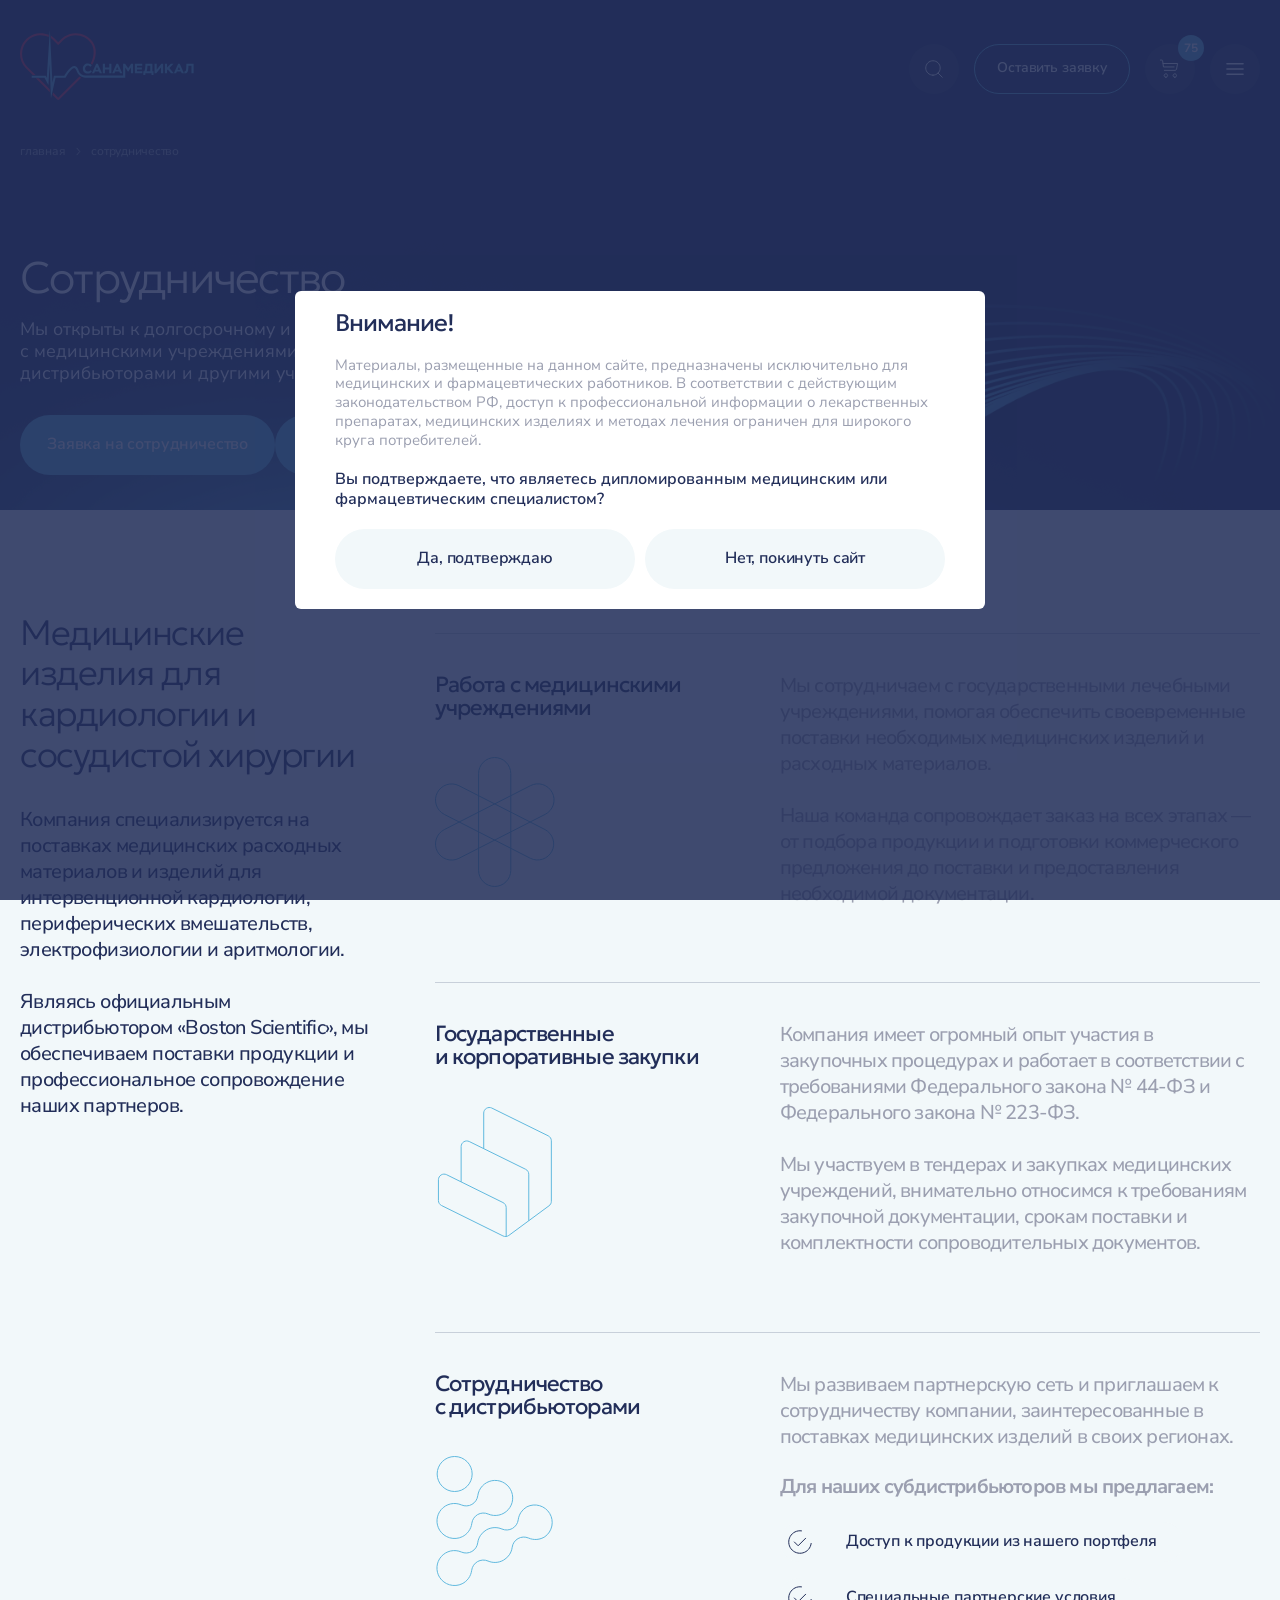
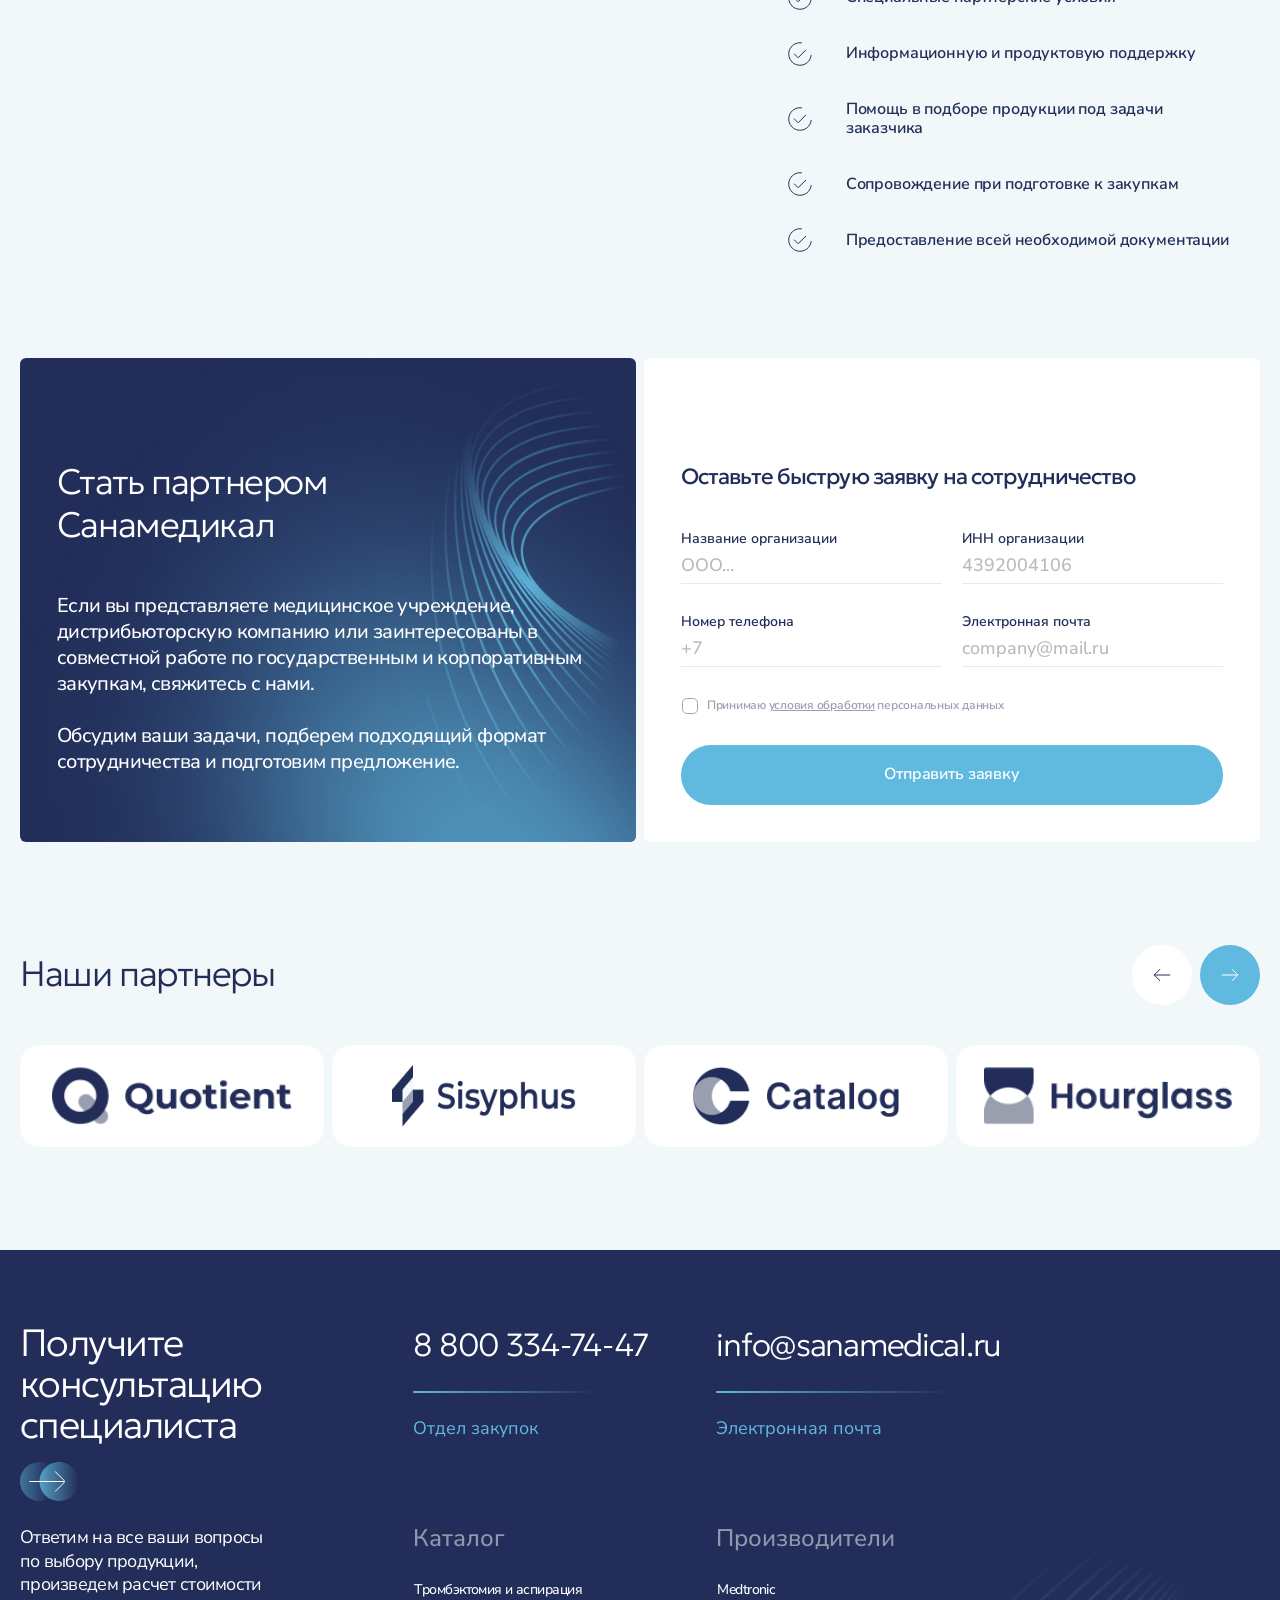
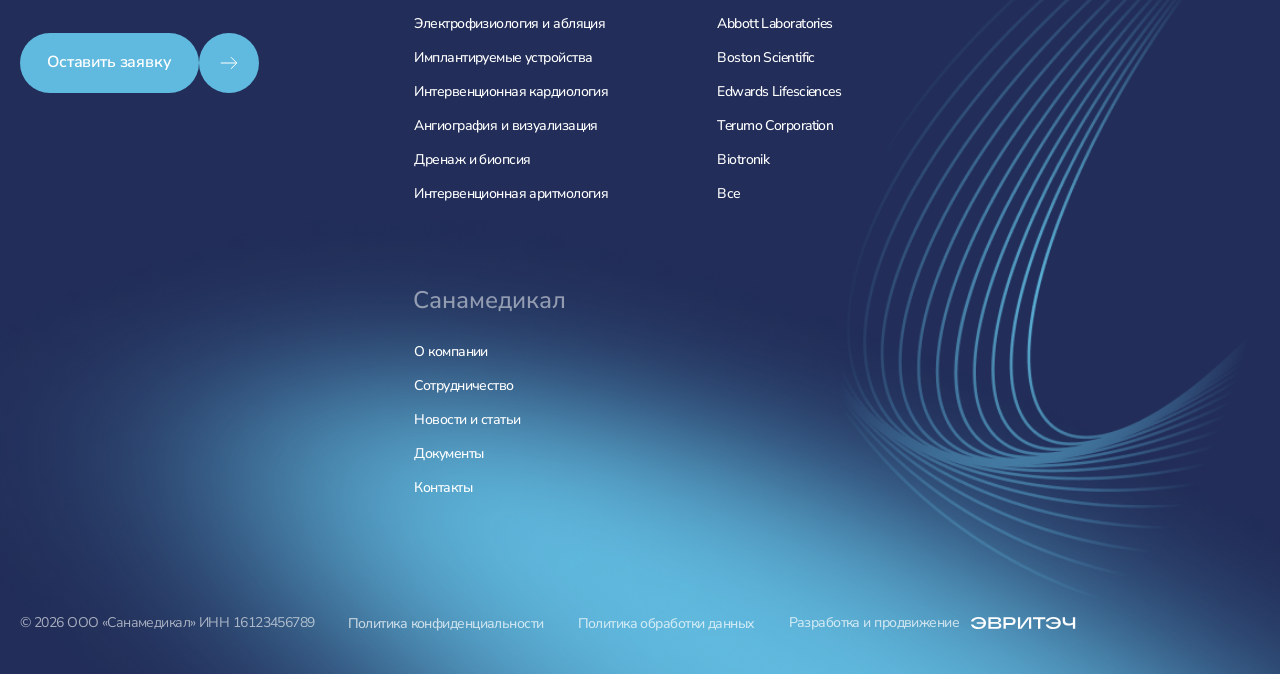
<file: cooperation.html>
<!DOCTYPE html>
<html lang="ru">
<head>
    <meta charset="UTF-8">
    <meta name="viewport" content="width=device-width, initial-scale=1.0">
    <title>Сотрудничество — Санамедикал</title>

    <link rel="stylesheet" href="local/templates/sanamedikal/css/main.css">

    <link rel="preconnect" href="https://fonts.googleapis.com">
    <link rel="preconnect" href="https://fonts.gstatic.com" crossorigin>
    <link href="https://fonts.googleapis.com/css2?family=Nunito+Sans:ital,opsz,wght@0,6..12,200..1000;1,6..12,200..1000&display=swap" rel="stylesheet">
    <link href="https://fonts.googleapis.com/css2?family=Geologica:wght,CRSV@100..900,0&display=swap" rel="stylesheet">
    <script>if (!/(?:^|; )pro_access=1/.test(document.cookie)) { document.documentElement.classList.add('pro-gate-pending'); }</script>
</head>
<body class="page-hero-dark page-cooperation">
    <header class="header">
        <div class="container">
            <div class="header-wrapper flex">
                <a href="/" class="header__logo-container">
                    <img class="header__logo" src="local/templates/sanamedikal/images/logo/logo.svg" alt="Логотип Санамедикал">
                </a>

                <ul class="header__menu flex">
                    <li><a href="/" class="btn btn--link">Продукция</a></li>
                    <li><a href="/brands/" class="btn btn--link">Производители</a></li>
                    <li><a href="/about/" class="btn btn--link">Компания</a></li>
                    <li><a href="/documents/" class="btn btn--link">Документы</a></li>
                    <li><a href="/cooperation/" class="btn btn--link" aria-current="page">Сотрудничество</a></li>
                    <li><a href="/contacts/" class="btn btn--link">Новости</a></li>
                    <li><a href="/contacts/" class="btn btn--link">Контакты</a></li>
                </ul>

                <div class="header__actions flex gap-20 items-center">
                    <button class="btn btn--neutral btn--round" id="search-btn" aria-expanded="false" aria-controls="search-bar" aria-label="Открыть поиск">
                        <svg class="btn__icon" width="22" height="22" viewBox="0 0 22 22" fill="none" xmlns="http://www.w3.org/2000/svg">
                            <path d="M9.96863 17.1875C13.9554 17.1875 17.1874 13.9556 17.1874 9.96875C17.1874 5.98194 13.9554 2.75 9.96863 2.75C5.98182 2.75 2.74988 5.98194 2.74988 9.96875C2.74988 13.9556 5.98182 17.1875 9.96863 17.1875Z" stroke="white" stroke-linecap="round" stroke-linejoin="round" />
                            <path d="M15.0728 15.0735L19.2494 19.2501" stroke="white" stroke-linecap="round" stroke-linejoin="round" />
                        </svg>
                    </button>

                    <button type="button" class="btn btn--secondary js-request-btn">Оставить заявку</button>

                    <a href="#" class="header-actions__cart flex" id="cart-open-btn" aria-haspopup="dialog" aria-controls="cart-panel">
                        <button class="btn btn--neutral">Корзина</button>
                        <button class="btn btn--neutral btn--round">
                            <svg class="btn__icon" width="22" height="22" viewBox="0 0 22 22" fill="none" xmlns="http://www.w3.org/2000/svg">
                                <path d="M15.125 8.9375H4.46875L3.60264 2.62702C3.57384 2.46861 3.49035 2.32533 3.36674 2.22217C3.24313 2.11901 3.08723 2.0625 2.92623 2.0625H1.375" stroke="white" stroke-linecap="round" stroke-linejoin="round" />
                                <path d="M6.875 19.25C7.82424 19.25 8.59375 18.4805 8.59375 17.5312C8.59375 16.582 7.82424 15.8125 6.875 15.8125C5.92576 15.8125 5.15625 16.582 5.15625 17.5312C5.15625 18.4805 5.92576 19.25 6.875 19.25Z" stroke="white" stroke-linecap="round" stroke-linejoin="round" />
                                <path d="M15.8125 19.25C16.7617 19.25 17.5312 18.4805 17.5312 17.5312C17.5312 16.582 16.7617 15.8125 15.8125 15.8125C14.8633 15.8125 14.0938 16.582 14.0938 17.5312C14.0938 18.4805 14.8633 19.25 15.8125 19.25Z" stroke="white" stroke-linecap="round" stroke-linejoin="round" />
                                <path d="M5.375 12.375H16.165C16.487 12.375 16.7988 12.262 17.046 12.0557C17.2932 11.8493 17.4602 11.5628 17.5178 11.246L18.5625 5.5H4.125" stroke="white" stroke-linecap="round" stroke-linejoin="round" />
                            </svg>
                        </button>
                        <span class="header-actions__count" id="cart-count" aria-label="Товаров в корзине: 75">75</span>
                    </a>

                    <button class="btn btn--neutral btn--round" id="burger-btn" aria-expanded="false" aria-controls="mobile-menu" aria-label="Открыть меню">
                        <svg class="btn__icon burger-icon" width="22" height="22" viewBox="0 0 22 22" fill="none" xmlns="http://www.w3.org/2000/svg">
                            <line class="burger-icon__line burger-icon__line--top" x1="3" y1="5.78" x2="19" y2="5.78" stroke="white" stroke-width="1.6" stroke-linecap="round" />
                            <line class="burger-icon__line burger-icon__line--middle" x1="3" y1="11" x2="19" y2="11" stroke="white" stroke-width="1.6" stroke-linecap="round" />
                            <line class="burger-icon__line burger-icon__line--bottom" x1="3" y1="16.22" x2="19" y2="16.22" stroke="white" stroke-width="1.6" stroke-linecap="round" />
                        </svg>
                    </button>
                </div>
            </div>
        </div>
    </header>

    <div class="mobile-menu-overlay" id="mobile-menu-overlay"></div>
    <div class="cart-panel" id="cart-panel" data-cart-view="items" role="dialog" aria-modal="true" aria-label="Корзина">
        <div class="cart-panel__view cart-panel__view--empty" data-cart-view-panel="empty">
            <div class="cart-panel__bar">
                <h2 class="h2 cart-panel__empty-title">В вашей корзине <br>пока ничего нет</h2>
                <button type="button" class="btn btn--neutral btn--round cart-panel__close js-close-cart" aria-label="Закрыть">
                    <svg class="btn__icon" width="28" height="28" viewBox="0 0 28 28" fill="none" xmlns="http://www.w3.org/2000/svg">
                        <path d="M21.875 6.125L6.125 21.875" stroke="#222E59" stroke-linecap="round" stroke-linejoin="round" />
                        <path d="M21.875 21.875L6.125 6.125" stroke="#222E59" stroke-linecap="round" stroke-linejoin="round" />
                    </svg>
                </button>
            </div>

            <img class="cart-panel__dec" src="local/templates/sanamedikal/images/cart/cartDec.png" alt="" aria-hidden="true">

            <div class="cart-panel__empty">
                <p class="cart-panel__empty-text">Добавьте одну или несколько позиций, чтобы перейти к оформлению заказа</p>

                <div class="btn-group">
                    <a href="/catalog/" class="btn btn--primary btn--xl">Перейти в каталог</a>
                    <a href="/catalog/" class="btn btn--primary btn--round btn--xl" aria-label="Перейти в каталог">
                        <svg class="btn__icon" width="22" height="22" aria-hidden="true"><use href="#icon-arrow"></use></svg>
                    </a>
                </div>
            </div>
        </div>

        <div class="cart-panel__view cart-panel__view--items" data-cart-view-panel="items">
            <div class="cart-panel__header">
                <h2 class="cart-panel__title">Корзина · <span data-cart-count>75</span></h2>
                <div class="cart-panel__header-actions">
                    <button type="button" class="btn btn--link cart-panel__clear" data-cart-clear>
                        Очистить корзину
                        <svg width="16" height="16" viewBox="0 0 16 16" fill="none" xmlns="http://www.w3.org/2000/svg">
                            <path d="M14 3.98667C11.78 3.76667 9.54667 3.65334 7.32 3.65334C6 3.65334 4.68 3.72 3.36 3.85334L2 3.98667" stroke="#9B9FB0" stroke-linecap="round" stroke-linejoin="round" />
                            <path d="M5.66663 3.31334L5.81329 2.44C5.91996 1.80667 5.99996 1.33334 7.12663 1.33334H8.87329C9.99996 1.33334 10.0866 1.83334 10.1866 2.44667L10.3333 3.31334" stroke="#9B9FB0" stroke-linecap="round" stroke-linejoin="round" />
                            <path d="M12.5667 6.09333L12.1334 12.8067C12.06 13.8533 12 14.6667 10.14 14.6667H5.86002C4.00002 14.6667 3.94002 13.8533 3.86668 12.8067L3.43335 6.09333" stroke="#9B9FB0" stroke-linecap="round" stroke-linejoin="round" />
                            <path d="M6.88672 11H9.10672" stroke="#9B9FB0" stroke-linecap="round" stroke-linejoin="round" />
                            <path d="M6.33337 8.33334H9.66671" stroke="#9B9FB0" stroke-linecap="round" stroke-linejoin="round" />
                        </svg>
                    </button>
                    <button type="button" class="btn btn--neutral btn--round cart-panel__close js-close-cart" aria-label="Закрыть">
                        <svg class="btn__icon" width="28" height="28" viewBox="0 0 28 28" fill="none" xmlns="http://www.w3.org/2000/svg">
                            <path d="M21.875 6.125L6.125 21.875" stroke="#222E59" stroke-linecap="round" stroke-linejoin="round" />
                            <path d="M21.875 21.875L6.125 6.125" stroke="#222E59" stroke-linecap="round" stroke-linejoin="round" />
                        </svg>
                    </button>
                </div>
            </div>

            <div class="cart-panel__body">
                <ul class="cart-list" data-cart-list>
                <li class="cart-item" data-cart-item data-qty="30">
                    <img class="cart-item__media" src="local/templates/sanamedikal/images/catalog/catalogItem3.png" alt="Спирали для эмболизации Terumo Hyper 3D Soft">
                    <div class="cart-item__body">
                        <p class="cart-item__brand">Terumo</p>
                        <p class="cart-item__title">Спирали для эмболизации Terumo Hyper 3D Soft</p>
                        <span class="cart-item__model">Model: Transend™ - <span class="cart-item__model-code">M001468010</span></span>
                    </div>
                    <div class="cart-item__qty">
                        <button type="button" class="cart-item__qty-btn cart-item__qty-btn--minus" data-qty-minus aria-label="Уменьшить количество"><svg width="18" height="18" viewBox="0 0 18 18" fill="none" xmlns="http://www.w3.org/2000/svg"><path d="M2.8125 9H15.1875" stroke="currentColor" stroke-linecap="round" stroke-linejoin="round" /></svg></button>
                        <span class="cart-item__qty-value" data-qty-value>30 шт</span>
                        <button type="button" class="cart-item__qty-btn cart-item__qty-btn--plus" data-qty-plus aria-label="Увеличить количество"><svg width="18" height="18" viewBox="0 0 18 18" fill="none" xmlns="http://www.w3.org/2000/svg"><path d="M2.8125 9H15.1875" stroke="currentColor" stroke-linecap="round" stroke-linejoin="round" /><path d="M9 2.8125V15.1875" stroke="currentColor" stroke-linecap="round" stroke-linejoin="round" /></svg></button>
                    </div>
                    <button type="button" class="cart-item__remove" data-cart-remove aria-label="Удалить товар">
                        <svg width="22" height="22" viewBox="0 0 22 22" fill="none" xmlns="http://www.w3.org/2000/svg">
                            <path d="M17.1875 4.8125L4.8125 17.1875" stroke="#9B9FB0" stroke-linecap="round" stroke-linejoin="round" />
                            <path d="M17.1875 17.1875L4.8125 4.8125" stroke="#9B9FB0" stroke-linecap="round" stroke-linejoin="round" />
                        </svg>
                    </button>
                </li>
                <li class="cart-item" data-cart-item data-qty="14">
                    <img class="cart-item__media" src="local/templates/sanamedikal/images/catalog/catalogItem2.png" alt="Микрокатетеры управляемые высокопоточные Renegade Hi Flo и Renegade">
                    <div class="cart-item__body">
                        <p class="cart-item__brand">Boston Scientific</p>
                        <p class="cart-item__title">Микрокатетеры управляемые высокопоточные Renegade Hi Flo и Renegade</p>
                        <span class="cart-item__model">Model: Renegade - <span class="cart-item__model-code">L438899042</span></span>
                    </div>
                    <div class="cart-item__qty">
                        <button type="button" class="cart-item__qty-btn cart-item__qty-btn--minus" data-qty-minus aria-label="Уменьшить количество"><svg width="18" height="18" viewBox="0 0 18 18" fill="none" xmlns="http://www.w3.org/2000/svg"><path d="M2.8125 9H15.1875" stroke="currentColor" stroke-linecap="round" stroke-linejoin="round" /></svg></button>
                        <span class="cart-item__qty-value" data-qty-value>14 шт</span>
                        <button type="button" class="cart-item__qty-btn cart-item__qty-btn--plus" data-qty-plus aria-label="Увеличить количество"><svg width="18" height="18" viewBox="0 0 18 18" fill="none" xmlns="http://www.w3.org/2000/svg"><path d="M2.8125 9H15.1875" stroke="currentColor" stroke-linecap="round" stroke-linejoin="round" /><path d="M9 2.8125V15.1875" stroke="currentColor" stroke-linecap="round" stroke-linejoin="round" /></svg></button>
                    </div>
                    <button type="button" class="cart-item__remove" data-cart-remove aria-label="Удалить товар">
                        <svg width="22" height="22" viewBox="0 0 22 22" fill="none" xmlns="http://www.w3.org/2000/svg">
                            <path d="M17.1875 4.8125L4.8125 17.1875" stroke="#9B9FB0" stroke-linecap="round" stroke-linejoin="round" />
                            <path d="M17.1875 17.1875L4.8125 4.8125" stroke="#9B9FB0" stroke-linecap="round" stroke-linejoin="round" />
                        </svg>
                    </button>
                </li>
                <li class="cart-item cart-item--locked" data-cart-item data-qty="1">
                    <img class="cart-item__media" src="local/templates/sanamedikal/images/catalog/catalogItem4.png" alt="Баллонный катетер Abbot (MINI) TREK">
                    <div class="cart-item__body">
                        <p class="cart-item__brand">Abbot</p>
                        <p class="cart-item__title">Баллонный катетер Abbot (MINI) TREK</p>
                        <span class="cart-item__model">Модификацию уточним при подготовке КП</span>
                    </div>
                    <div class="cart-item__qty">
                        <button type="button" class="cart-item__qty-btn cart-item__qty-btn--minus" data-qty-minus aria-label="Уменьшить количество" disabled><svg width="18" height="18" viewBox="0 0 18 18" fill="none" xmlns="http://www.w3.org/2000/svg"><path d="M2.8125 9H15.1875" stroke="currentColor" stroke-linecap="round" stroke-linejoin="round" /></svg></button>
                        <span class="cart-item__qty-value" data-qty-value>1 шт</span>
                        <button type="button" class="cart-item__qty-btn cart-item__qty-btn--plus" data-qty-plus aria-label="Увеличить количество" disabled><svg width="18" height="18" viewBox="0 0 18 18" fill="none" xmlns="http://www.w3.org/2000/svg"><path d="M2.8125 9H15.1875" stroke="currentColor" stroke-linecap="round" stroke-linejoin="round" /><path d="M9 2.8125V15.1875" stroke="currentColor" stroke-linecap="round" stroke-linejoin="round" /></svg></button>
                    </div>
                    <button type="button" class="cart-item__remove" data-cart-remove aria-label="Удалить товар">
                        <svg width="22" height="22" viewBox="0 0 22 22" fill="none" xmlns="http://www.w3.org/2000/svg">
                            <path d="M17.1875 4.8125L4.8125 17.1875" stroke="#9B9FB0" stroke-linecap="round" stroke-linejoin="round" />
                            <path d="M17.1875 17.1875L4.8125 4.8125" stroke="#9B9FB0" stroke-linecap="round" stroke-linejoin="round" />
                        </svg>
                    </button>
                </li>
                <li class="cart-item" data-cart-item data-qty="30">
                    <img class="cart-item__media" src="local/templates/sanamedikal/images/catalog/catalogItem1.png" alt="Спирали с волокнами для эмболизации с Interlock-35">
                    <div class="cart-item__body">
                        <p class="cart-item__brand">Boston Scientific</p>
                        <p class="cart-item__title">Спирали с волокнами для эмболизации с Interlock-35</p>
                        <span class="cart-item__model">Model: Transend™ - <span class="cart-item__model-code">M001468010</span></span>
                    </div>
                    <div class="cart-item__qty">
                        <button type="button" class="cart-item__qty-btn cart-item__qty-btn--minus" data-qty-minus aria-label="Уменьшить количество"><svg width="18" height="18" viewBox="0 0 18 18" fill="none" xmlns="http://www.w3.org/2000/svg"><path d="M2.8125 9H15.1875" stroke="currentColor" stroke-linecap="round" stroke-linejoin="round" /></svg></button>
                        <span class="cart-item__qty-value" data-qty-value>30 шт</span>
                        <button type="button" class="cart-item__qty-btn cart-item__qty-btn--plus" data-qty-plus aria-label="Увеличить количество"><svg width="18" height="18" viewBox="0 0 18 18" fill="none" xmlns="http://www.w3.org/2000/svg"><path d="M2.8125 9H15.1875" stroke="currentColor" stroke-linecap="round" stroke-linejoin="round" /><path d="M9 2.8125V15.1875" stroke="currentColor" stroke-linecap="round" stroke-linejoin="round" /></svg></button>
                    </div>
                    <button type="button" class="cart-item__remove" data-cart-remove aria-label="Удалить товар">
                        <svg width="22" height="22" viewBox="0 0 22 22" fill="none" xmlns="http://www.w3.org/2000/svg">
                            <path d="M17.1875 4.8125L4.8125 17.1875" stroke="#9B9FB0" stroke-linecap="round" stroke-linejoin="round" />
                            <path d="M17.1875 17.1875L4.8125 4.8125" stroke="#9B9FB0" stroke-linecap="round" stroke-linejoin="round" />
                        </svg>
                    </button>
                </li>
            </ul>

            </div>

            <div class="cart-panel__footer">
                <button type="button" class="btn btn--primary cart-panel__submit" data-cart-checkout>Оформить заказ</button>
            </div>
        </div>

        <div class="cart-panel__view cart-panel__view--checkout" data-cart-view-panel="checkout">
            <div class="cart-panel__header">
                <h2 class="cart-panel__title">Оформить заказ</h2>
                <button type="button" class="btn btn--neutral btn--round cart-panel__close js-close-cart" aria-label="Закрыть">
                    <svg class="btn__icon" width="28" height="28" viewBox="0 0 28 28" fill="none" xmlns="http://www.w3.org/2000/svg">
                        <path d="M21.875 6.125L6.125 21.875" stroke="#222E59" stroke-linecap="round" stroke-linejoin="round" />
                        <path d="M21.875 21.875L6.125 6.125" stroke="#222E59" stroke-linecap="round" stroke-linejoin="round" />
                    </svg>
                </button>
            </div>

            <div class="cart-panel__body">

                <div class="tabs" role="tablist">
                <button type="button" class="tabs__item is-active" role="tab" aria-selected="true" data-tab="price">Запрос цены</button>
                <button type="button" class="tabs__item" role="tab" aria-selected="false" data-tab="stock">Запрос наличия</button>
                <button type="button" class="tabs__item" role="tab" aria-selected="false" data-tab="offer">Запросить КП</button>
            </div>

            <form class="modal__form cart-panel__form js-validate-form" id="cart-checkout-form" novalidate>
                <div class="modal__row">
                    <div class="field">
                        <label class="field__label" for="cart-org">Название организации</label>
                        <input type="text" class="input" id="cart-org" name="org" placeholder="ООО..." required>
                        <span class="field__line"></span>
                    </div>

                    <div class="field">
                        <label class="field__label" for="cart-inn">ИНН организации</label>
                        <input type="text" class="input" id="cart-inn" name="inn" inputmode="numeric" placeholder="4392004106" required data-validate="inn">
                        <span class="field__line"></span>
                    </div>
                </div>

                <div class="field">
                    <label class="field__label" for="cart-name">ФИО контактного лица</label>
                    <input type="text" class="input" id="cart-name" name="name" autocomplete="name" placeholder="Иванов Иван Иванович" required data-validate="name">
                    <span class="field__line"></span>
                </div>

                <div class="field">
                    <label class="field__label" for="cart-hospital">Название ЛПУ и города</label>
                    <input type="text" class="input" id="cart-hospital" name="hospital" placeholder="ГБУЗ «Морозовская ДГКБ ДЗМ», Москва" required>
                    <span class="field__line"></span>
                </div>

                <div class="modal__row">
                    <div class="field">
                        <label class="field__label" for="cart-phone">Номер телефона</label>
                        <input type="tel" class="input" id="cart-phone" name="phone" autocomplete="tel" placeholder="+7" required data-validate="phone">
                        <span class="field__line"></span>
                    </div>

                    <div class="field">
                        <label class="field__label" for="cart-email">Электронная почта</label>
                        <input type="email" class="input" id="cart-email" name="email" autocomplete="email" placeholder="company@mail.ru" required data-validate="email">
                        <span class="field__line"></span>
                    </div>
                </div>

                <div class="field">
                    <label class="field__label" for="cart-comment">Ваш комментарий</label>
                    <input type="text" class="input" id="cart-comment" name="comment" placeholder="Необходимо...">
                    <span class="field__line"></span>
                </div>

                <div class="checkbox-row">
                    <input type="checkbox" class="checkbox" id="cart-agree" name="agree" required>
                    <label class="checkbox-label" for="cart-agree">
                        <svg width="18" height="18" viewBox="0 0 18 18" fill="none" xmlns="http://www.w3.org/2000/svg">
                            <path d="M6.75 16.5H11.25C15 16.5 16.5 15 16.5 11.25V6.75C16.5 3 15 1.5 11.25 1.5H6.75C3 1.5 1.5 3 1.5 6.75V11.25C1.5 15 3 16.5 6.75 16.5Z" fill="#222E59" />
                            <path d="M6.75 16.5H11.25C15 16.5 16.5 15 16.5 11.25V6.75C16.5 3 15 1.5 11.25 1.5H6.75C3 1.5 1.5 3 1.5 6.75V11.25C1.5 15 3 16.5 6.75 16.5Z" stroke="#9B9FB0" stroke-linecap="round" stroke-linejoin="round" />
                        </svg>
                        <svg width="8" height="6" viewBox="0 0 8 6" fill="none" xmlns="http://www.w3.org/2000/svg">
                            <path d="M0.75 2.8725L2.8725 4.995L7.125 0.75" stroke="white" stroke-width="1.5" stroke-linecap="round" stroke-linejoin="round" />
                        </svg>
                    </label>
                    <div class="checkbox-text">Принимаю <a href="/policy/">условия обработки</a> персональных данных</div>
                </div>
            </form>
            </div>

            <div class="cart-panel__footer">
                <button type="submit" form="cart-checkout-form" class="btn btn--primary cart-panel__submit">Оформить заказ</button>
            </div>
        </div>
    </div>

    <div class="mobile-menu" id="mobile-menu" role="dialog" aria-modal="true" aria-label="Меню">
        <div class="mobile-menu__header">
            <span class="mobile-menu__title">Меню</span>
            <button class="btn btn--neutral btn--round" id="mobile-menu-close" aria-label="Закрыть меню">
                <svg class="btn__icon" width="16" height="16" viewBox="0 0 16 16" fill="none" xmlns="http://www.w3.org/2000/svg">
                    <path d="M12.5 3.5L3.5 12.5" stroke="#222E59" stroke-width="1.5" stroke-linecap="round" stroke-linejoin="round" />
                    <path d="M3.5 3.5L12.5 12.5" stroke="#222E59" stroke-width="1.5" stroke-linecap="round" stroke-linejoin="round" />
                </svg>
            </button>
        </div>

        <nav class="mobile-menu__nav">
            <ul class="mobile-menu__list">
                <li><a href="/" class="btn btn--link mobile-menu__link">Продукция</a></li>
                <li><a href="/brands/" class="btn btn--link mobile-menu__link">Производители</a></li>
                <li><a href="/about/" class="btn btn--link mobile-menu__link">Компания</a></li>
                <li><a href="/documents/" class="btn btn--link mobile-menu__link">Документы</a></li>
                <li><a href="/cooperation/" class="btn btn--link mobile-menu__link" aria-current="page">Сотрудничество</a></li>
                <li><a href="/contacts/" class="btn btn--link mobile-menu__link">Новости</a></li>
                <li><a href="/contacts/" class="btn btn--link mobile-menu__link">Контакты</a></li>
            </ul>
        </nav>

        <div class="mobile-menu__footer">
            <button type="button" class="btn btn--primary btn--block-mobile js-request-btn">Оставить заявку</button>
        </div>
    </div>

    <div class="search" id="search-bar" role="search">
        <div class="search__bar">
            <svg class="search__bar-icon" width="22" height="22" viewBox="0 0 22 22" fill="none" xmlns="http://www.w3.org/2000/svg">
                <path d="M9.96875 17.1875C13.9556 17.1875 17.1875 13.9556 17.1875 9.96875C17.1875 5.98194 13.9556 2.75 9.96875 2.75C5.98194 2.75 2.75 5.98194 2.75 9.96875C2.75 13.9556 5.98194 17.1875 9.96875 17.1875Z" stroke="#222E59" stroke-linecap="round" stroke-linejoin="round" />
                <path d="M15.0742 15.0735L19.2508 19.2501" stroke="#222E59" stroke-linecap="round" stroke-linejoin="round" />
            </svg>

            <input type="text" class="search__input" id="search-input" name="q" placeholder="Найти..." autocomplete="off">

            <a href="/search/" class="btn btn--primary search__submit" id="search-submit">Найти</a>

            <button type="button" class="btn btn--link search__clear" id="search-clear" aria-label="Очистить поле">
                <svg width="22" height="22" viewBox="0 0 22 22" fill="none" xmlns="http://www.w3.org/2000/svg">
                    <path d="M17.1875 4.8125L4.8125 17.1875" stroke="#9B9FB0" stroke-linecap="round" stroke-linejoin="round" />
                    <path d="M17.1875 17.1875L4.8125 4.8125" stroke="#9B9FB0" stroke-linecap="round" stroke-linejoin="round" />
                </svg>
            </button>
        </div>

        <div class="select__dropdown search__dropdown" id="search-dropdown">
            <ul class="search__results" id="search-results"></ul>
        </div>
    </div>

    <div class="modal" id="request-modal" role="dialog" aria-modal="true" aria-label="Оставить заявку">
        <div class="modal__header">
            <h2 class="modal__title">Оставить заявку</h2>

            <button type="button" class="modal__close js-close-request-modal" aria-label="Закрыть">
                <svg width="34" height="34" viewBox="0 0 34 34" fill="none" xmlns="http://www.w3.org/2000/svg">
                    <path d="M26.5625 7.4375L7.4375 26.5625" stroke="#222E59" stroke-linecap="round" stroke-linejoin="round" />
                    <path d="M26.5625 26.5625L7.4375 7.4375" stroke="#222E59" stroke-linecap="round" stroke-linejoin="round" />
                </svg>
            </button>

            <button type="button" class="btn btn--neutral btn--round modal__close-mobile js-close-request-modal" aria-label="Закрыть">
                <svg class="btn__icon" width="16" height="16" viewBox="0 0 16 16" fill="none" xmlns="http://www.w3.org/2000/svg">
                    <path d="M12.5 3.5L3.5 12.5" stroke="#222E59" stroke-width="1.5" stroke-linecap="round" stroke-linejoin="round" />
                    <path d="M3.5 3.5L12.5 12.5" stroke="#222E59" stroke-width="1.5" stroke-linecap="round" stroke-linejoin="round" />
                </svg>
            </button>
        </div>

        <div class="modal__body">
            <div class="tabs" role="tablist">
                <button type="button" class="tabs__item is-active" role="tab" aria-selected="true" data-tab="question">Задать вопрос</button>
                <button type="button" class="tabs__item" role="tab" aria-selected="false" data-tab="partnership">Заявка на сотрудничество</button>
            </div>

            <form class="modal__form" id="request-form" novalidate>
                <div class="field">
                    <label class="field__label" for="request-comment">Ваш комментарий</label>
                    <input type="text" class="input" id="request-comment" name="comment" placeholder="Необходимо...">
                    <span class="field__line"></span>
                </div>

                <div class="field">
                    <label class="field__label" for="request-name">ФИО контактного лица</label>
                    <input type="text" class="input" id="request-name" name="name" autocomplete="name" placeholder="Иванов Иван Иванович" required data-validate="name">
                    <span class="field__line"></span>
                </div>

                <div class="modal__row">
                    <div class="field">
                        <label class="field__label" for="request-org">Название организации</label>
                        <input type="text" class="input" id="request-org" name="org" placeholder="ООО..." required>
                        <span class="field__line"></span>
                    </div>

                    <div class="field">
                        <label class="field__label" for="request-inn">ИНН организации</label>
                        <input type="text" class="input" id="request-inn" name="inn" inputmode="numeric" placeholder="4392004106" required data-validate="inn">
                        <span class="field__line"></span>
                    </div>
                </div>

                <div class="modal__row">
                    <div class="field">
                        <label class="field__label" for="request-phone">Номер телефона</label>
                        <input type="tel" class="input" id="request-phone" name="phone" autocomplete="tel" placeholder="+7" required data-validate="phone">
                        <span class="field__line"></span>
                    </div>

                    <div class="field">
                        <label class="field__label" for="request-email">Электронная почта</label>
                        <input type="email" class="input" id="request-email" name="email" autocomplete="email" placeholder="company@mail.ru" required data-validate="email">
                        <span class="field__line"></span>
                    </div>
                </div>

                <div class="checkbox-row">
                    <input type="checkbox" class="checkbox" id="request-agree" name="agree" required>
                    <label class="checkbox-label" for="request-agree">
                        <svg width="18" height="18" viewBox="0 0 18 18" fill="none" xmlns="http://www.w3.org/2000/svg">
                            <path d="M6.75 16.5H11.25C15 16.5 16.5 15 16.5 11.25V6.75C16.5 3 15 1.5 11.25 1.5H6.75C3 1.5 1.5 3 1.5 6.75V11.25C1.5 15 3 16.5 6.75 16.5Z" fill="#222E59" />
                            <path d="M6.75 16.5H11.25C15 16.5 16.5 15 16.5 11.25V6.75C16.5 3 15 1.5 11.25 1.5H6.75C3 1.5 1.5 3 1.5 6.75V11.25C1.5 15 3 16.5 6.75 16.5Z" stroke="#9B9FB0" stroke-linecap="round" stroke-linejoin="round" />
                        </svg>
                        <svg width="8" height="6" viewBox="0 0 8 6" fill="none" xmlns="http://www.w3.org/2000/svg">
                            <path d="M0.75 2.8725L2.8725 4.995L7.125 0.75" stroke="white" stroke-width="1.5" stroke-linecap="round" stroke-linejoin="round" />
                        </svg>
                    </label>
                    <div class="checkbox-text">Принимаю <a href="/policy/">условия обработки</a> персональных данных</div>
                </div>
            </form>
        </div>

        <div class="modal__footer">
            <button type="submit" form="request-form" class="btn btn--primary modal__submit">Отправить заявку</button>
        </div>
    </div>

    <main>
        <section class="page-hero" data-header-trigger>
            <div class="container">
                <nav class="breadcrumbs breadcrumbs--light" aria-label="Хлебные крошки">
                    <ol class="breadcrumbs__list">
                        <li class="breadcrumbs__item">
                            <a href="/" class="breadcrumbs__link">главная</a>
                            <svg class="breadcrumbs__sep" width="10" height="10" aria-hidden="true"><use href="#icon-chevron-right"></use></svg>
                        </li>
                        <li class="breadcrumbs__item" aria-current="page">сотрудничество</li>
                    </ol>
                </nav>

                <h1 class="h1 page-hero__title">Сотрудничество</h1>
                <p class="page-hero__text">Мы открыты к&nbsp;долгосрочному и&nbsp;взаимовыгодному сотрудничеству с&nbsp;медицинскими учреждениями, государственными и&nbsp;частными клиниками, дистрибьюторами и&nbsp;другими участниками рынка медицинских изделий.</p>

                <div class="btn-group">
                    <button type="button" class="btn btn--primary btn--xl js-request-btn" data-request-tab="partnership">Заявка на сотрудничество</button>
                    <button type="button" class="btn btn--primary btn--round btn--xl js-request-btn" data-request-tab="partnership" aria-label="Заявка на сотрудничество">
                        <svg class="btn__icon" width="22" height="22" aria-hidden="true"><use href="#icon-arrow"></use></svg>
                    </button>
                </div>
            </div>
        </section>

        <section class="coop">
            <div class="container">
                <div class="coop__grid">
                    <div class="coop__intro">
                        <h2 class="h2 coop__intro-title">Медицинские изделия <br>для кардиологии <br>и сосудистой хирургии</h2>
                        <div class="coop__intro-text">
                            <p>Компания специализируется на поставках медицинских расходных материалов и изделий для интервенционной кардиологии, периферических вмешательств, электрофизиологии и аритмологии.</p>
                            <p>Являясь официальным дистрибьютором «Boston Scientific», мы обеспечиваем поставки продукции и профессиональное сопровождение наших партнеров.</p>
                        </div>
                    </div>

                    <div class="coop__blocks">
                    <article class="coop-block">
                        <div>
                            <h3 class="coop-block__title">Работа с медицинскими учреждениями</h3>
                            <img class="coop-block__icon" src="local/templates/sanamedikal/images/cooperation/icon1.svg" alt="" width="121" height="131">
                        </div>
                        <div>
                            <div class="coop-block__text">
                                <p>Мы сотрудничаем с государственными лечебными учреждениями, помогая обеспечить своевременные поставки необходимых медицинских изделий и расходных материалов.</p>
                                <p>Наша команда сопровождает заказ на всех этапах — от подбора продукции и подготовки коммерческого предложения до поставки и предоставления необходимой документации.</p>
                            </div>
                        </div>
                    </article>
                    <article class="coop-block">
                        <div>
                            <h3 class="coop-block__title">Государственные <br>и корпоративные закупки</h3>
                            <img class="coop-block__icon" src="local/templates/sanamedikal/images/cooperation/icon2.svg" alt="" width="115" height="131">
                        </div>
                        <div>
                            <div class="coop-block__text">
                                <p>Компания имеет огромный опыт участия в закупочных процедурах и работает в соответствии с требованиями Федерального закона № 44-ФЗ и Федерального закона № 223-ФЗ.</p>
                                <p>Мы участвуем в тендерах и закупках медицинских учреждений, внимательно относимся к требованиям закупочной документации, срокам поставки и комплектности сопроводительных документов.</p>
                            </div>
                        </div>
                    </article>
                    <article class="coop-block">
                        <div>
                            <h3 class="coop-block__title">Сотрудничество <br>с дистрибьюторами</h3>
                            <img class="coop-block__icon" src="local/templates/sanamedikal/images/cooperation/icon3.svg" alt="" width="118" height="131">
                        </div>
                        <div>
                            <div class="coop-block__text">
                                <p>Мы развиваем партнерскую сеть и приглашаем к сотрудничеству компании, заинтересованные в поставках медицинских изделий в своих регионах.</p>
                            </div>
                            <p class="coop-block__subtitle">Для наших субдистрибьюторов мы предлагаем:</p>
                            <ul class="coop-list">
                                <li class="coop-pill">
                                    <svg class="coop-pill__icon" aria-hidden="true"><use href="#icon-check-circle"></use></svg>
                                    <span class="coop-pill__text">Доступ к продукции из нашего портфеля</span>
                                </li>
                                <li class="coop-pill">
                                    <svg class="coop-pill__icon" aria-hidden="true"><use href="#icon-check-circle"></use></svg>
                                    <span class="coop-pill__text">Специальные партнерские условия</span>
                                </li>
                                <li class="coop-pill">
                                    <svg class="coop-pill__icon" aria-hidden="true"><use href="#icon-check-circle"></use></svg>
                                    <span class="coop-pill__text">Информационную и продуктовую поддержку</span>
                                </li>
                                <li class="coop-pill">
                                    <svg class="coop-pill__icon" aria-hidden="true"><use href="#icon-check-circle"></use></svg>
                                    <span class="coop-pill__text">Помощь в подборе продукции под задачи заказчика</span>
                                </li>
                                <li class="coop-pill">
                                    <svg class="coop-pill__icon" aria-hidden="true"><use href="#icon-check-circle"></use></svg>
                                    <span class="coop-pill__text">Сопровождение при подготовке к закупкам</span>
                                </li>
                                <li class="coop-pill">
                                    <svg class="coop-pill__icon" aria-hidden="true"><use href="#icon-check-circle"></use></svg>
                                    <span class="coop-pill__text">Предоставление всей необходимой документации</span>
                                </li>
                            </ul>
                        </div>
                    </article>
                    </div>
                </div>
            </div>
        </section>

        <section class="coop-cards" aria-label="Стать партнером">
            <div class="container">
                <div class="coop-cards__grid">
                    <div class="coop-card coop-card--dark">
                        <h2 class="h2">Стать партнером <br>Санамедикал</h2>
                        <div class="coop-card__text">
                            <p>Если вы представляете медицинское учреждение, дистрибьюторскую компанию или заинтересованы в совместной работе по государственным и корпоративным закупкам, свяжитесь с нами.</p>
                            <p>Обсудим ваши задачи, подберем подходящий формат сотрудничества и подготовим предложение.</p>
                        </div>
                    </div>

                    <div class="coop-card coop-card--form">
                        <h2 class="coop-card__title">Оставьте быструю заявку на сотрудничество</h2>

                        <form class="coop-form js-validate-form" id="coop-form" novalidate>
                            <div class="field">
                                <label class="field__label" for="coop-org">Название организации</label>
                                <input type="text" class="input" id="coop-org" name="org" placeholder="ООО..." required>
                                <span class="field__line"></span>
                            </div>

                            <div class="field">
                                <label class="field__label" for="coop-inn">ИНН организации</label>
                                <input type="text" class="input" id="coop-inn" name="inn" inputmode="numeric" placeholder="4392004106" required data-validate="inn">
                                <span class="field__line"></span>
                            </div>

                            <div class="field">
                                <label class="field__label" for="coop-phone">Номер телефона</label>
                                <input type="tel" class="input" id="coop-phone" name="phone" autocomplete="tel" placeholder="+7" required data-validate="phone">
                                <span class="field__line"></span>
                            </div>

                            <div class="field">
                                <label class="field__label" for="coop-email">Электронная почта</label>
                                <input type="email" class="input" id="coop-email" name="email" autocomplete="email" placeholder="company@mail.ru" required data-validate="email">
                                <span class="field__line"></span>
                            </div>

                            <div class="checkbox-row coop-form__full">
                                <input type="checkbox" class="checkbox" id="coop-agree" name="agree" required>
                                <label class="checkbox-label" for="coop-agree">
                                        <svg width="18" height="18" viewBox="0 0 18 18" fill="none" xmlns="http://www.w3.org/2000/svg">
                                            <path d="M6.75 16.5H11.25C15 16.5 16.5 15 16.5 11.25V6.75C16.5 3 15 1.5 11.25 1.5H6.75C3 1.5 1.5 3 1.5 6.75V11.25C1.5 15 3 16.5 6.75 16.5Z" fill="#222E59" />
                                            <path d="M6.75 16.5H11.25C15 16.5 16.5 15 16.5 11.25V6.75C16.5 3 15 1.5 11.25 1.5H6.75C3 1.5 1.5 3 1.5 6.75V11.25C1.5 15 3 16.5 6.75 16.5Z" stroke="#9B9FB0" stroke-linecap="round" stroke-linejoin="round" />
                                        </svg>
                                        <svg width="8" height="6" viewBox="0 0 8 6" fill="none" xmlns="http://www.w3.org/2000/svg">
                                            <path d="M0.75 2.8725L2.8725 4.995L7.125 0.75" stroke="white" stroke-width="1.5" stroke-linecap="round" stroke-linejoin="round" />
                                        </svg>
                                </label>
                                <div class="checkbox-text">Принимаю <a href="/policy/">условия обработки</a> персональных данных</div>
                            </div>

                            <button type="submit" class="btn btn--primary btn--xl coop-form__full">Отправить заявку</button>
                        </form>
                    </div>
                </div>
            </div>
        </section>

        <section class="brands-section section partners-section">
            <div class="container" data-slider>
                <div class="section-head">
                    <h2 class="h2 section-head__title">Наши партнеры</h2>

                    <div class="section-head__actions">
                        <div class="slider-nav">
                            <button type="button" class="btn btn--primary btn--round btn--xl" data-slider-prev aria-label="Назад">
                                <svg class="btn__icon icon-flip" width="22" height="22" aria-hidden="true"><use href="#icon-arrow"></use></svg>
                            </button>
                            <button type="button" class="btn btn--primary btn--round btn--xl" data-slider-next aria-label="Вперёд">
                                <svg class="btn__icon" width="22" height="22" aria-hidden="true"><use href="#icon-arrow"></use></svg>
                            </button>
                        </div>
                    </div>
                </div>

                <ul class="slider__track brands-slider" data-slider-track>
                    <li class="slider__item"><a href="/brands/quotient/" class="brand-logo"><img class="brand-logo__img" src="local/templates/sanamedikal/images/brands/quotient.png" alt="Quotient" loading="lazy"></a></li>
                    <li class="slider__item"><a href="/brands/sisyphus/" class="brand-logo"><img class="brand-logo__img" src="local/templates/sanamedikal/images/brands/sisyphus.png" alt="Sisyphus" loading="lazy"></a></li>
                    <li class="slider__item"><a href="/brands/catalog/" class="brand-logo"><img class="brand-logo__img" src="local/templates/sanamedikal/images/brands/catalog.png" alt="Catalog" loading="lazy"></a></li>
                    <li class="slider__item"><a href="/brands/hourglass/" class="brand-logo"><img class="brand-logo__img" src="local/templates/sanamedikal/images/brands/hourglass.png" alt="Hourglass" loading="lazy"></a></li>
                    <li class="slider__item"><a href="/brands/circooles/" class="brand-logo"><img class="brand-logo__img" src="local/templates/sanamedikal/images/brands/circooles.png" alt="Circooles" loading="lazy"></a></li>
                    <li class="slider__item"><a href="/brands/layers/" class="brand-logo"><img class="brand-logo__img" src="local/templates/sanamedikal/images/brands/layers.png" alt="Layers" loading="lazy"></a></li>
                    <li class="slider__item"><a href="/brands/quotient/" class="brand-logo"><img class="brand-logo__img" src="local/templates/sanamedikal/images/brands/quotient.png" alt="Quotient" loading="lazy"></a></li>
                    <li class="slider__item"><a href="/brands/sisyphus/" class="brand-logo"><img class="brand-logo__img" src="local/templates/sanamedikal/images/brands/sisyphus.png" alt="Sisyphus" loading="lazy"></a></li>
                </ul>
            </div>
        </section>
    </main>

    <footer class="footer">
        <div class="container">
            <div class="footer__top">
                <div class="footer__cta">
                    <h2 class="h2 footer__title">Получите консультацию специалиста</h2>
                    <img class="footer__icon" src="local/templates/sanamedikal/images/footer/footerIcon.svg" width="59" height="39" alt="" aria-hidden="true">
                    <p class="footer__text">Ответим на все ваши вопросы по выбору продукции, произведем расчет стоимости</p>
                    <div class="btn-group">
                        <button type="button" class="btn btn--primary js-request-btn">Оставить заявку</button>
                        <button type="button" class="btn btn--primary btn--round js-request-btn" aria-label="Оставить заявку">
                            <svg class="btn__icon" width="22" height="22" aria-hidden="true"><use href="#icon-arrow"></use></svg>
                        </button>
                    </div>
                </div>

                <div class="footer__info">
                    <div class="footer__contacts">
                        <div class="footer__contact">
                            <a href="tel:88003347447" class="footer__phone">8 800 334-74-47</a>
                            <span class="footer__label">Отдел закупок</span>
                        </div>
                        <div class="footer__contact">
                            <a href="mailto:info@sanamedical.ru" class="footer__email">info@sanamedical.ru</a>
                            <span class="footer__label">Электронная почта</span>
                        </div>
                    </div>

                    <nav class="footer__nav" aria-label="Навигация по сайту">
                        <div class="footer__col">
                            <h3 class="footer__col-title">
                                <button type="button" class="footer__col-toggle" aria-controls="footer-col-catalog">
                                    <span>Каталог</span>
                                    <svg class="footer__col-arrow" width="22" height="22" aria-hidden="true"><use href="#icon-chevron"></use></svg>
                                </button>
                            </h3>
                            <div class="footer__col-body" id="footer-col-catalog">
                            <ul>
                                <li><a href="/catalog/thrombectomy/" class="btn btn--link btn--link--secondary">Тромбэктомия и аспирация</a></li>
                                <li><a href="/catalog/electrophysiology/" class="btn btn--link btn--link--secondary">Электрофизиология и абляция</a></li>
                                <li><a href="/catalog/implantable/" class="btn btn--link btn--link--secondary">Имплантируемые устройства</a></li>
                                <li><a href="/catalog/interventional-cardiology/" class="btn btn--link btn--link--secondary">Интервенционная кардиология</a></li>
                                <li><a href="/catalog/angiography/" class="btn btn--link btn--link--secondary">Ангиография и визуализация</a></li>
                                <li><a href="/catalog/drainage/" class="btn btn--link btn--link--secondary">Дренаж и биопсия</a></li>
                                <li><a href="/catalog/arrhythmology/" class="btn btn--link btn--link--secondary">Интервенционная аритмология</a></li>
                            </ul>
                            </div>
                        </div>
                        <div class="footer__col">
                            <h3 class="footer__col-title">
                                <button type="button" class="footer__col-toggle" aria-controls="footer-col-brands">
                                    <span>Производители</span>
                                    <svg class="footer__col-arrow" width="22" height="22" aria-hidden="true"><use href="#icon-chevron"></use></svg>
                                </button>
                            </h3>
                            <div class="footer__col-body" id="footer-col-brands">
                            <ul>
                                <li><a href="/brands/medtronic/" class="btn btn--link btn--link--secondary">Medtronic</a></li>
                                <li><a href="/brands/abbott/" class="btn btn--link btn--link--secondary">Abbott Laboratories</a></li>
                                <li><a href="/brands/boston/" class="btn btn--link btn--link--secondary">Boston Scientific</a></li>
                                <li><a href="/brands/edwards/" class="btn btn--link btn--link--secondary">Edwards Lifesciences</a></li>
                                <li><a href="/brands/terumo/" class="btn btn--link btn--link--secondary">Terumo Corporation</a></li>
                                <li><a href="/brands/biotronik/" class="btn btn--link btn--link--secondary">Biotronik</a></li>
                                <li><a href="/brands/" class="btn btn--link btn--link--secondary">Все</a></li>
                            </ul>
                            </div>
                        </div>
                        <div class="footer__col">
                            <h3 class="footer__col-title">
                                <button type="button" class="footer__col-toggle" aria-controls="footer-col-company">
                                    <span>Санамедикал</span>
                                    <svg class="footer__col-arrow" width="22" height="22" aria-hidden="true"><use href="#icon-chevron"></use></svg>
                                </button>
                            </h3>
                            <div class="footer__col-body" id="footer-col-company">
                            <ul>
                                <li><a href="/company/" class="btn btn--link btn--link--secondary">О компании</a></li>
                                <li><a href="/cooperation/" class="btn btn--link btn--link--secondary">Сотрудничество</a></li>
                                <li><a href="/news/" class="btn btn--link btn--link--secondary">Новости и статьи</a></li>
                                <li><a href="/documents/" class="btn btn--link btn--link--secondary">Документы</a></li>
                                <li><a href="/contacts/" class="btn btn--link btn--link--secondary">Контакты</a></li>
                            </ul>
                            </div>
                        </div>
                    </nav>
                </div>
            </div>

            <div class="footer__bottom">
                <span class="footer__copy">© 2026 ООО «Санамедикал» ИНН 16123456789</span>
                <a href="/policy/" class="btn btn--link btn--link--secondary">Политика конфиденциальности</a>
                <a href="/agreement/" class="btn btn--link btn--link--secondary">Политика обработки данных</a>
                <a href="https://every-tech.ru/" class="btn btn--link btn--link--secondary footer__dev" target="_blank" rel="noopener">Разработка и продвижение <img class="footer__dev-logo" src="local/templates/sanamedikal/images/footer/evritech.svg" width="105" height="12" alt="ЭВРИТЭЧ"></a>
            </div>
        </div>
    </footer>

    <svg width="0" height="0" style="position:absolute" aria-hidden="true" focusable="false">
        <symbol id="icon-check-circle" viewBox="0 0 30 30" fill="none">
            <path d="M20.625 11.25L13.125 18.75L9.375 15" stroke="currentColor" stroke-linecap="round" stroke-linejoin="round" />
            <path d="M26.1556 16.4672C25.8651 18.673 24.927 20.7431 23.46 22.4158C21.9931 24.0885 20.0631 25.2887 17.914 25.8646C15.765 26.4405 13.4935 26.3663 11.3867 25.6513C9.27985 24.9364 7.43232 23.6127 6.07768 21.8478C4.72303 20.0829 3.92212 17.956 3.77618 15.736C3.63025 13.5159 4.14586 11.3024 5.25782 9.3754C6.36978 7.44836 8.02815 5.89429 10.0233 4.90969C12.0184 3.92508 14.2606 3.55415 16.4666 3.8438" stroke="currentColor" stroke-linecap="round" stroke-linejoin="round" />
        </symbol>
        <symbol id="icon-arrow" viewBox="0 0 22 22" fill="none">
            <path d="M13.2266 5.43579L18.7907 11L13.2266 16.5641" stroke="currentColor" stroke-miterlimit="10" stroke-linecap="round" stroke-linejoin="round" />
            <path d="M3.20703 11H18.6345" stroke="currentColor" stroke-miterlimit="10" stroke-linecap="round" stroke-linejoin="round" />
        </symbol>
        <symbol id="icon-chevron" viewBox="0 0 22 22" fill="none">
            <path d="M5.5 8.25L11 13.75L16.5 8.25" stroke="currentColor" stroke-linecap="round" stroke-linejoin="round" />
        </symbol>
        <symbol id="icon-check" viewBox="0 0 28 28" fill="none">
            <circle cx="14" cy="14" r="11.5" stroke="currentColor" />
            <path d="M9 14.5l3.5 3.5L19 10.5" stroke="currentColor" stroke-linecap="round" stroke-linejoin="round" />
        </symbol>
        <symbol id="icon-chevron-right" viewBox="0 0 10 10" fill="none">
            <path d="M4 2.25L6.75 5.5L4 8.75" stroke="currentColor" stroke-linecap="round" stroke-linejoin="round" />
        </symbol>
        <symbol id="icon-max" viewBox="0 0 16 16" fill="currentColor">
            <path d="M8.17 15.95C6.6 15.95 5.87 15.72 4.6 14.8C3.8 15.84 1.26 16.65 1.15 15.26C1.15 14.22 0.92 13.35 0.66 12.39C0.35 11.2 0 9.89 0 7.98C0 3.43 3.72 0 8.13 0C12.54 0 16 3.6 16 8.02C16.01 10.12 15.19 12.13 13.72 13.62C12.25 15.1 10.26 15.94 8.17 15.95ZM8.24 3.94C6.09 3.83 4.42 5.32 4.05 7.66C3.74 9.6 4.28 11.96 4.75 12.08C4.97 12.13 5.52 11.68 5.87 11.33C6.45 11.73 7.12 11.97 7.81 12.03C8.88 12.08 9.93 11.71 10.73 10.99C11.53 10.27 12.02 9.27 12.09 8.2C12.13 7.12 11.75 6.08 11.03 5.28C10.31 4.48 9.31 4 8.24 3.94L8.24 3.94Z" fill-rule="evenodd" clip-rule="evenodd" />
        </symbol>
        <symbol id="icon-telegram" viewBox="0 0 16 16" fill="currentColor">
            <path d="M8 0C12.42 0 16 3.58 16 8C16 12.42 12.42 16 8 16C3.58 16 0 12.42 0 8C0 3.58 3.58 0 8 0ZM11.27 4.82C10.97 4.82 10.51 4.98 8.29 5.91C7.51 6.23 5.95 6.9 3.62 7.92C3.24 8.07 3.04 8.21 3.03 8.36C2.99 8.63 3.39 8.72 3.89 8.88C4.3 9.02 4.85 9.17 5.13 9.18C5.39 9.18 5.68 9.08 6 8.86C8.18 7.39 9.3 6.64 9.38 6.63C9.43 6.62 9.49 6.6 9.54 6.64C9.59 6.68 9.58 6.76 9.58 6.78C9.54 6.95 7.49 8.81 7.38 8.94C6.92 9.4 6.41 9.69 7.2 10.21C7.88 10.66 8.28 10.95 8.99 11.41C9.44 11.71 9.79 12.05 10.26 12.01C10.47 11.99 10.69 11.79 10.8 11.19C11.07 9.78 11.59 6.71 11.71 5.44C11.72 5.33 11.71 5.19 11.69 5.13C11.68 5.06 11.66 4.97 11.58 4.91C11.48 4.83 11.34 4.82 11.27 4.82Z" />
        </symbol>
        <symbol id="icon-whatsapp" viewBox="0 0 16 16" fill="currentColor">
            <path d="M0 16C0.17 15.37 0.34 14.77 0.5 14.18C0.69 13.46 0.89 12.74 1.08 12.01C1.1 11.94 1.09 11.85 1.06 11.78C0.29 10.39 -0.04 8.89 0.09 7.31C0.28 5.05 1.28 3.19 3.03 1.75C4.01 0.95 5.17 0.4 6.41 0.16C10.12 -0.58 13.69 1.32 15.22 4.66C15.79 5.91 16.01 7.22 15.9 8.58C15.64 12.01 13.1 14.92 9.75 15.67C7.86 16.09 6.05 15.84 4.32 14.97C4.25 14.93 4.16 14.92 4.08 14.94C2.78 15.28 1.49 15.61 0.2 15.95C0.15 15.97 0.09 15.98 0 16ZM1.92 14.11C1.99 14.09 2.05 14.08 2.11 14.06C2.81 13.88 3.51 13.7 4.21 13.51C4.35 13.47 4.46 13.49 4.58 13.56C6.11 14.47 7.75 14.74 9.48 14.35C13.19 13.51 15.43 9.6 14.29 5.98C13.25 2.68 9.95 0.77 6.57 1.51C3.77 2.12 1.56 4.56 1.42 7.65C1.36 8.93 1.64 10.14 2.31 11.23C2.52 11.57 2.56 11.86 2.43 12.24C2.23 12.84 2.09 13.47 1.92 14.11L1.92 14.11Z" />
            <path d="M3.95 6.15C3.97 5.48 4.22 4.94 4.69 4.48C4.76 4.41 4.84 4.36 4.93 4.32C5.02 4.28 5.12 4.27 5.22 4.27C5.33 4.27 5.44 4.28 5.55 4.27C5.78 4.25 5.92 4.36 6 4.56C6.22 5.09 6.45 5.61 6.65 6.14C6.69 6.24 6.66 6.4 6.61 6.49C6.46 6.72 6.29 6.94 6.12 7.15C6.01 7.28 6 7.4 6.09 7.55C6.73 8.63 7.63 9.42 8.81 9.89C8.97 9.95 9.1 9.93 9.21 9.79C9.41 9.54 9.61 9.3 9.8 9.05C9.91 8.9 10.04 8.85 10.21 8.92C10.77 9.19 11.34 9.46 11.9 9.74C11.96 9.77 12.01 9.86 12.01 9.93C12.04 10.52 11.86 11.02 11.34 11.36C10.69 11.79 10 11.83 9.27 11.62C7.4 11.09 6.01 9.92 4.89 8.38C4.52 7.87 4.18 7.34 4.04 6.72C4 6.53 3.98 6.34 3.95 6.15Z" />
        </symbol>
    </svg>
    <!-- Обязательное предупреждение для медицинских и фармацевтических работников -->
    <div class="pro-gate" id="pro-gate" role="alertdialog" aria-modal="true" aria-labelledby="pro-gate-title" aria-describedby="pro-gate-text">
        <div class="pro-gate__dialog">
            <h2 class="pro-gate__title" id="pro-gate-title">Внимание!</h2>
            <p class="pro-gate__text" id="pro-gate-text">Материалы, размещенные на данном сайте, предназначены исключительно для медицинских и фармацевтических работников. В соответствии с действующим законодательством РФ, доступ к профессиональной информации о лекарственных препаратах, медицинских изделиях и методах лечения ограничен для широкого круга потребителей.</p>
            <p class="pro-gate__question">Вы подтверждаете, что являетесь дипломированным медицинским или фармацевтическим специалистом?</p>
            <div class="pro-gate__actions">
                <button type="button" class="btn btn--neutral btn--xl" data-pro-gate-confirm>Да, подтверждаю</button>
                <a href="https://yandex.ru" class="btn btn--neutral btn--xl" rel="noopener">Нет, покинуть сайт</a>
            </div>
        </div>
    </div>


    <script src="local/templates/sanamedikal/js/main.js"></script>
</body>
</html>
</file>
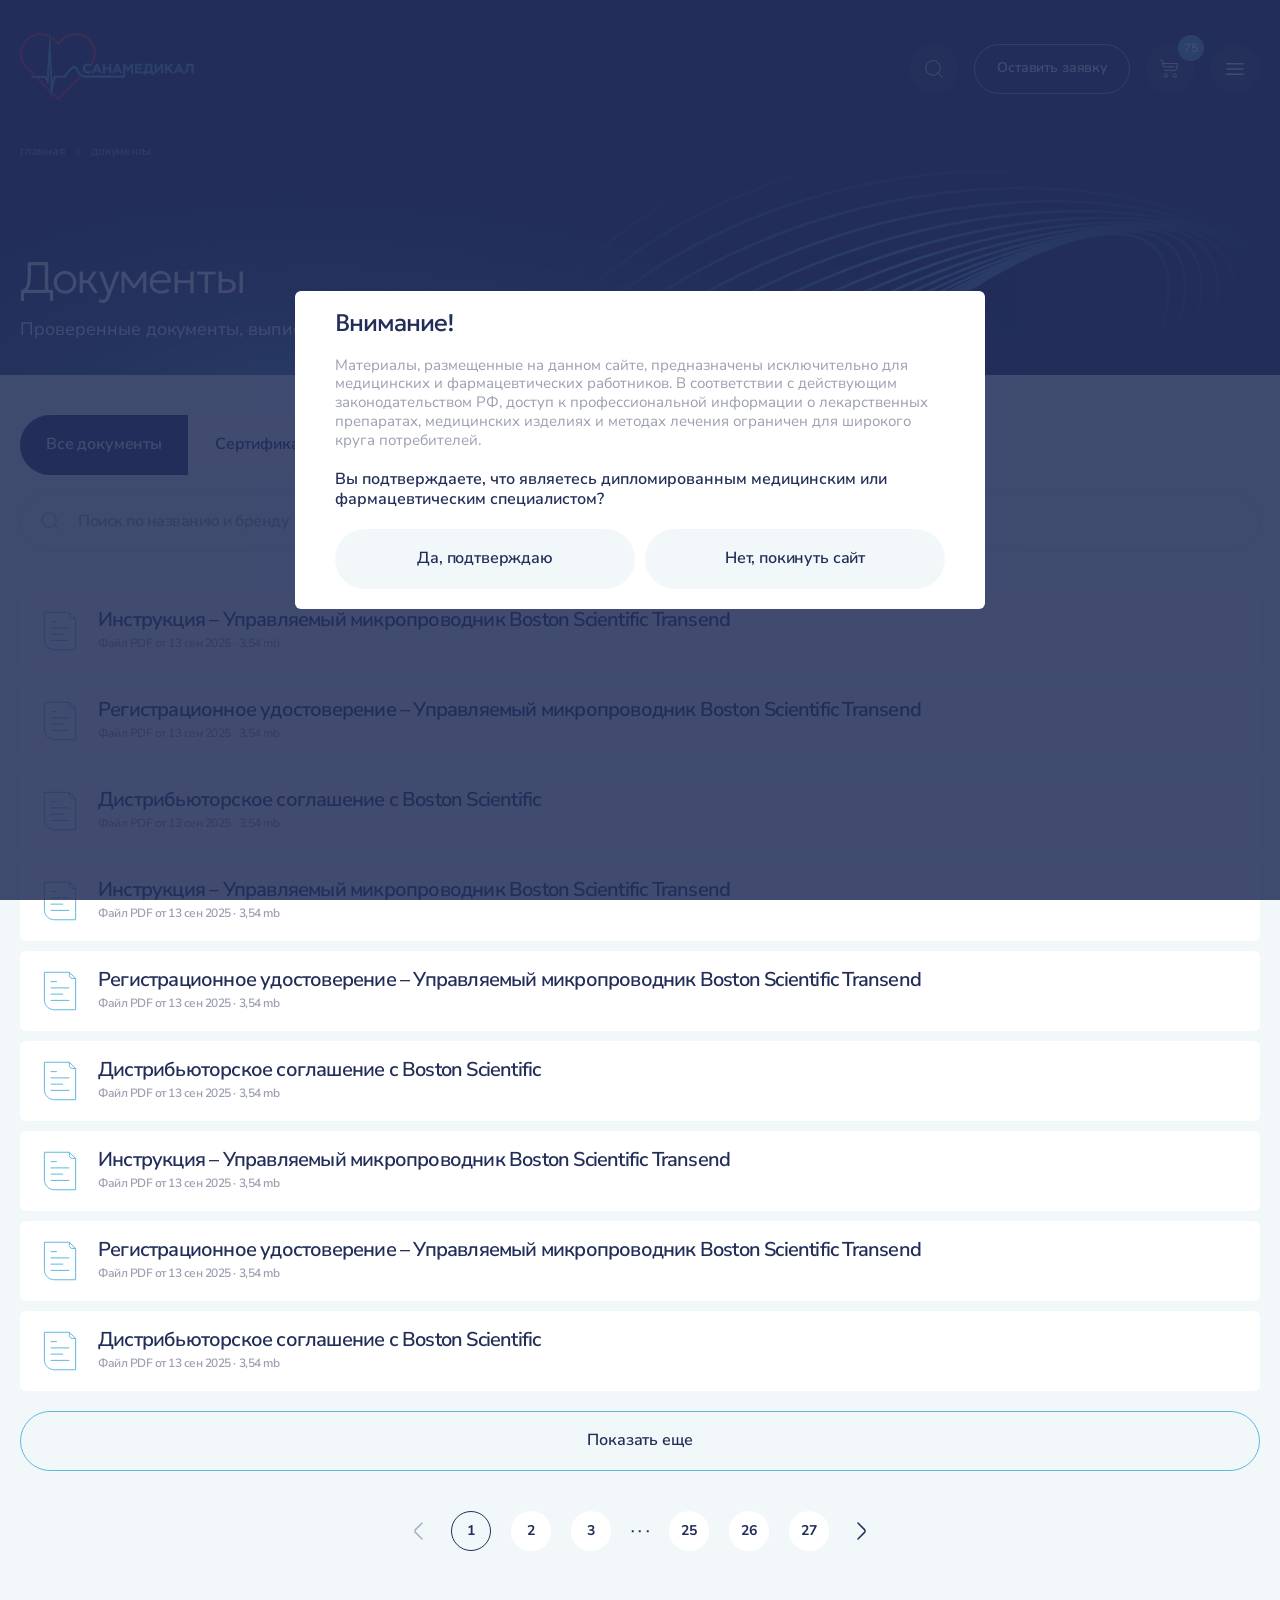
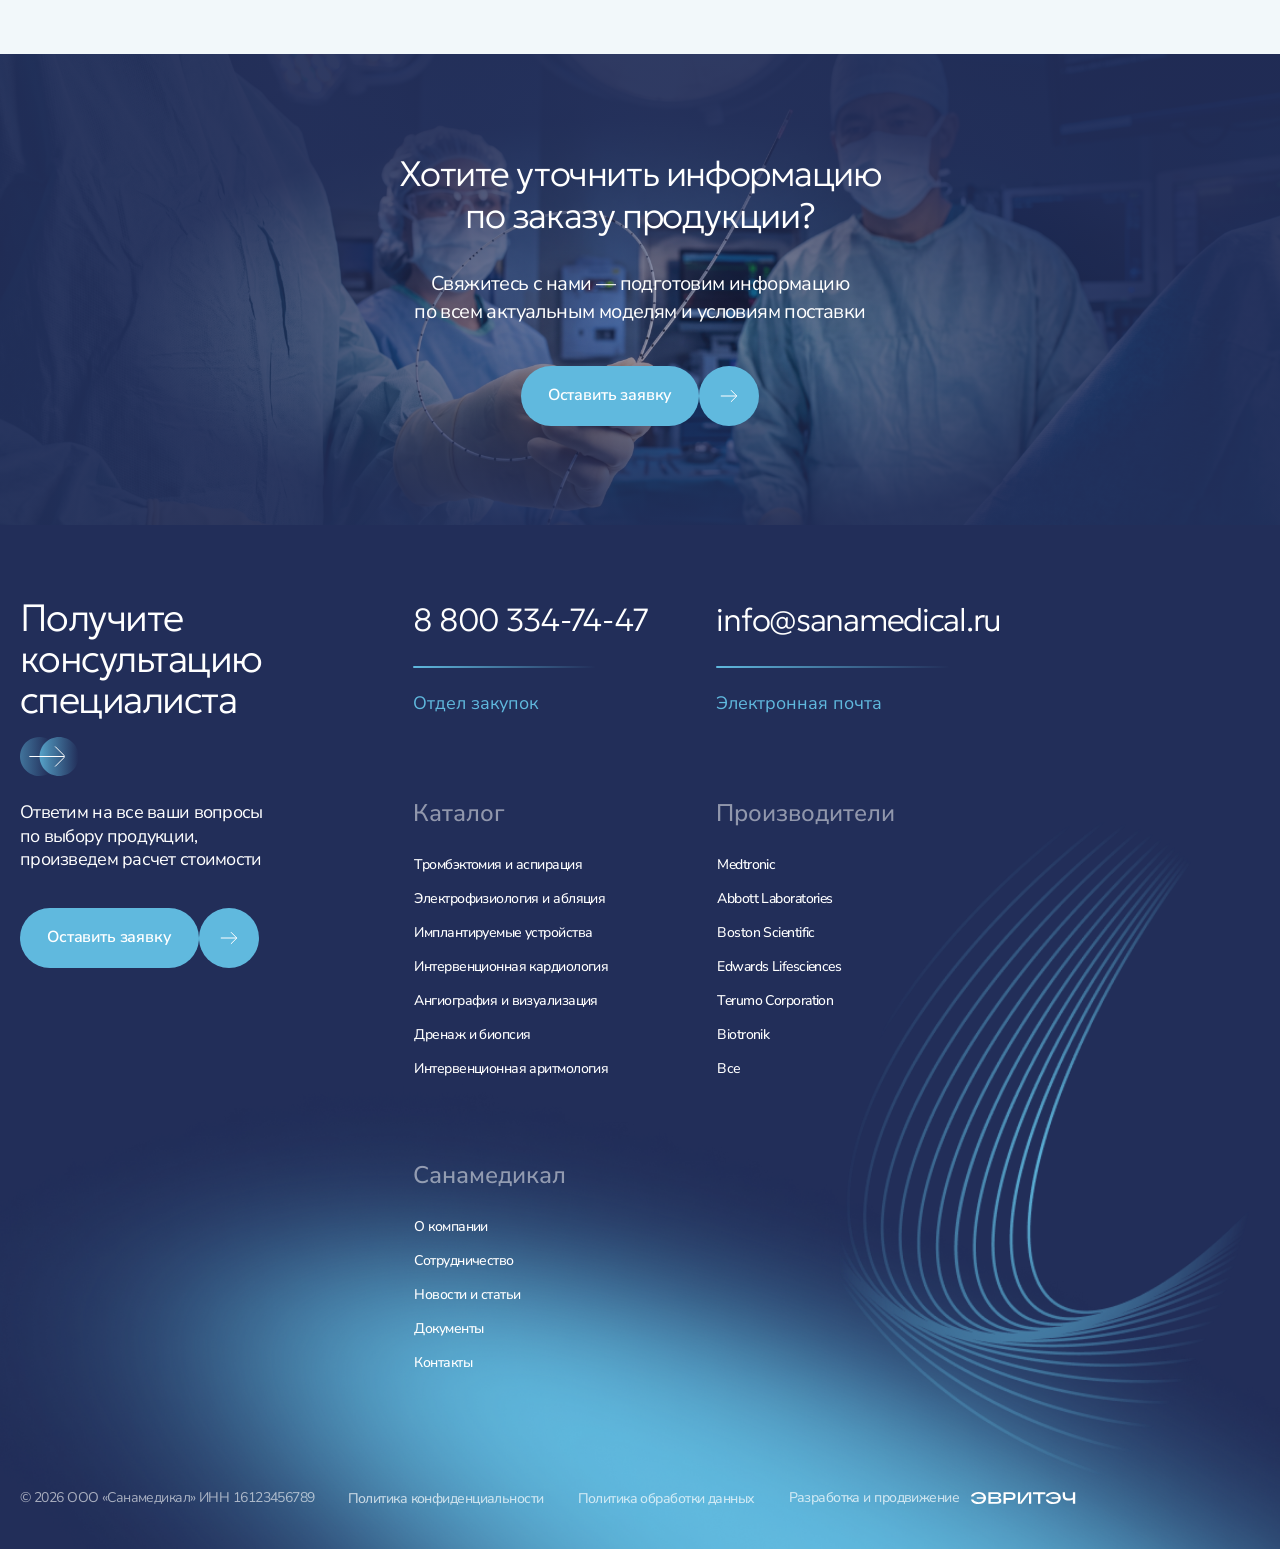
<file: documents.html>
<!DOCTYPE html>
<html lang="ru">
<head>
    <meta charset="UTF-8">
    <meta name="viewport" content="width=device-width, initial-scale=1.0">
    <title>Документы — Санамедикал</title>

    <link rel="stylesheet" href="local/templates/sanamedikal/css/main.css">

    <link rel="preconnect" href="https://fonts.googleapis.com">
    <link rel="preconnect" href="https://fonts.gstatic.com" crossorigin>
    <link href="https://fonts.googleapis.com/css2?family=Nunito+Sans:ital,opsz,wght@0,6..12,200..1000;1,6..12,200..1000&display=swap" rel="stylesheet">
    <link href="https://fonts.googleapis.com/css2?family=Geologica:wght,CRSV@100..900,0&display=swap" rel="stylesheet">
    <script>if (!/(?:^|; )pro_access=1/.test(document.cookie)) { document.documentElement.classList.add('pro-gate-pending'); }</script>
</head>
<body class="page-hero-dark">
    <header class="header">
        <div class="container">
            <div class="header-wrapper flex">
                <a href="/" class="header__logo-container">
                    <img class="header__logo" src="local/templates/sanamedikal/images/logo/logo.svg" alt="Логотип Санамедикал">
                </a>

                <ul class="header__menu flex">
                    <li><a href="/" class="btn btn--link">Продукция</a></li>
                    <li><a href="/brands/" class="btn btn--link">Производители</a></li>
                    <li><a href="/about/" class="btn btn--link">Компания</a></li>
                    <li><a href="/documents/" class="btn btn--link" aria-current="page">Документы</a></li>
                    <li><a href="/cooperation/" class="btn btn--link">Сотрудничество</a></li>
                    <li><a href="/contacts/" class="btn btn--link">Новости</a></li>
                    <li><a href="/contacts/" class="btn btn--link">Контакты</a></li>
                </ul>

                <div class="header__actions flex gap-20 items-center">
                    <button class="btn btn--neutral btn--round" id="search-btn" aria-expanded="false" aria-controls="search-bar" aria-label="Открыть поиск">
                        <svg class="btn__icon" width="22" height="22" viewBox="0 0 22 22" fill="none" xmlns="http://www.w3.org/2000/svg">
                            <path d="M9.96863 17.1875C13.9554 17.1875 17.1874 13.9556 17.1874 9.96875C17.1874 5.98194 13.9554 2.75 9.96863 2.75C5.98182 2.75 2.74988 5.98194 2.74988 9.96875C2.74988 13.9556 5.98182 17.1875 9.96863 17.1875Z" stroke="white" stroke-linecap="round" stroke-linejoin="round" />
                            <path d="M15.0728 15.0735L19.2494 19.2501" stroke="white" stroke-linecap="round" stroke-linejoin="round" />
                        </svg>
                    </button>

                    <button type="button" class="btn btn--secondary js-request-btn">Оставить заявку</button>

                    <a href="#" class="header-actions__cart flex" id="cart-open-btn" aria-haspopup="dialog" aria-controls="cart-panel">
                        <button class="btn btn--neutral">Корзина</button>
                        <button class="btn btn--neutral btn--round">
                            <svg class="btn__icon" width="22" height="22" viewBox="0 0 22 22" fill="none" xmlns="http://www.w3.org/2000/svg">
                                <path d="M15.125 8.9375H4.46875L3.60264 2.62702C3.57384 2.46861 3.49035 2.32533 3.36674 2.22217C3.24313 2.11901 3.08723 2.0625 2.92623 2.0625H1.375" stroke="white" stroke-linecap="round" stroke-linejoin="round" />
                                <path d="M6.875 19.25C7.82424 19.25 8.59375 18.4805 8.59375 17.5312C8.59375 16.582 7.82424 15.8125 6.875 15.8125C5.92576 15.8125 5.15625 16.582 5.15625 17.5312C5.15625 18.4805 5.92576 19.25 6.875 19.25Z" stroke="white" stroke-linecap="round" stroke-linejoin="round" />
                                <path d="M15.8125 19.25C16.7617 19.25 17.5312 18.4805 17.5312 17.5312C17.5312 16.582 16.7617 15.8125 15.8125 15.8125C14.8633 15.8125 14.0938 16.582 14.0938 17.5312C14.0938 18.4805 14.8633 19.25 15.8125 19.25Z" stroke="white" stroke-linecap="round" stroke-linejoin="round" />
                                <path d="M5.375 12.375H16.165C16.487 12.375 16.7988 12.262 17.046 12.0557C17.2932 11.8493 17.4602 11.5628 17.5178 11.246L18.5625 5.5H4.125" stroke="white" stroke-linecap="round" stroke-linejoin="round" />
                            </svg>
                        </button>
                        <span class="header-actions__count" id="cart-count" aria-label="Товаров в корзине: 75">75</span>
                    </a>

                    <button class="btn btn--neutral btn--round" id="burger-btn" aria-expanded="false" aria-controls="mobile-menu" aria-label="Открыть меню">
                        <svg class="btn__icon burger-icon" width="22" height="22" viewBox="0 0 22 22" fill="none" xmlns="http://www.w3.org/2000/svg">
                            <line class="burger-icon__line burger-icon__line--top" x1="3" y1="5.78" x2="19" y2="5.78" stroke="white" stroke-width="1.6" stroke-linecap="round" />
                            <line class="burger-icon__line burger-icon__line--middle" x1="3" y1="11" x2="19" y2="11" stroke="white" stroke-width="1.6" stroke-linecap="round" />
                            <line class="burger-icon__line burger-icon__line--bottom" x1="3" y1="16.22" x2="19" y2="16.22" stroke="white" stroke-width="1.6" stroke-linecap="round" />
                        </svg>
                    </button>
                </div>
            </div>
        </div>
    </header>

    <div class="mobile-menu-overlay" id="mobile-menu-overlay"></div>
    <div class="cart-panel" id="cart-panel" data-cart-view="items" role="dialog" aria-modal="true" aria-label="Корзина">
        <div class="cart-panel__view cart-panel__view--empty" data-cart-view-panel="empty">
            <div class="cart-panel__bar">
                <h2 class="h2 cart-panel__empty-title">В вашей корзине <br>пока ничего нет</h2>
                <button type="button" class="btn btn--neutral btn--round cart-panel__close js-close-cart" aria-label="Закрыть">
                    <svg class="btn__icon" width="28" height="28" viewBox="0 0 28 28" fill="none" xmlns="http://www.w3.org/2000/svg">
                        <path d="M21.875 6.125L6.125 21.875" stroke="#222E59" stroke-linecap="round" stroke-linejoin="round" />
                        <path d="M21.875 21.875L6.125 6.125" stroke="#222E59" stroke-linecap="round" stroke-linejoin="round" />
                    </svg>
                </button>
            </div>

            <img class="cart-panel__dec" src="local/templates/sanamedikal/images/cart/cartDec.png" alt="" aria-hidden="true">

            <div class="cart-panel__empty">
                <p class="cart-panel__empty-text">Добавьте одну или несколько позиций, чтобы перейти к оформлению заказа</p>

                <div class="btn-group">
                    <a href="/catalog/" class="btn btn--primary btn--xl">Перейти в каталог</a>
                    <a href="/catalog/" class="btn btn--primary btn--round btn--xl" aria-label="Перейти в каталог">
                        <svg class="btn__icon" width="22" height="22" aria-hidden="true"><use href="#icon-arrow"></use></svg>
                    </a>
                </div>
            </div>
        </div>

        <div class="cart-panel__view cart-panel__view--items" data-cart-view-panel="items">
            <div class="cart-panel__header">
                <h2 class="cart-panel__title">Корзина · <span data-cart-count>75</span></h2>
                <div class="cart-panel__header-actions">
                    <button type="button" class="btn btn--link cart-panel__clear" data-cart-clear>
                        Очистить корзину
                        <svg width="16" height="16" viewBox="0 0 16 16" fill="none" xmlns="http://www.w3.org/2000/svg">
                            <path d="M14 3.98667C11.78 3.76667 9.54667 3.65334 7.32 3.65334C6 3.65334 4.68 3.72 3.36 3.85334L2 3.98667" stroke="#9B9FB0" stroke-linecap="round" stroke-linejoin="round" />
                            <path d="M5.66663 3.31334L5.81329 2.44C5.91996 1.80667 5.99996 1.33334 7.12663 1.33334H8.87329C9.99996 1.33334 10.0866 1.83334 10.1866 2.44667L10.3333 3.31334" stroke="#9B9FB0" stroke-linecap="round" stroke-linejoin="round" />
                            <path d="M12.5667 6.09333L12.1334 12.8067C12.06 13.8533 12 14.6667 10.14 14.6667H5.86002C4.00002 14.6667 3.94002 13.8533 3.86668 12.8067L3.43335 6.09333" stroke="#9B9FB0" stroke-linecap="round" stroke-linejoin="round" />
                            <path d="M6.88672 11H9.10672" stroke="#9B9FB0" stroke-linecap="round" stroke-linejoin="round" />
                            <path d="M6.33337 8.33334H9.66671" stroke="#9B9FB0" stroke-linecap="round" stroke-linejoin="round" />
                        </svg>
                    </button>
                    <button type="button" class="btn btn--neutral btn--round cart-panel__close js-close-cart" aria-label="Закрыть">
                        <svg class="btn__icon" width="28" height="28" viewBox="0 0 28 28" fill="none" xmlns="http://www.w3.org/2000/svg">
                            <path d="M21.875 6.125L6.125 21.875" stroke="#222E59" stroke-linecap="round" stroke-linejoin="round" />
                            <path d="M21.875 21.875L6.125 6.125" stroke="#222E59" stroke-linecap="round" stroke-linejoin="round" />
                        </svg>
                    </button>
                </div>
            </div>

            <div class="cart-panel__body">
                <ul class="cart-list" data-cart-list>
                <li class="cart-item" data-cart-item data-qty="30">
                    <img class="cart-item__media" src="local/templates/sanamedikal/images/catalog/catalogItem3.png" alt="Спирали для эмболизации Terumo Hyper 3D Soft">
                    <div class="cart-item__body">
                        <p class="cart-item__brand">Terumo</p>
                        <p class="cart-item__title">Спирали для эмболизации Terumo Hyper 3D Soft</p>
                        <span class="cart-item__model">Model: Transend™ - <span class="cart-item__model-code">M001468010</span></span>
                    </div>
                    <div class="cart-item__qty">
                        <button type="button" class="cart-item__qty-btn cart-item__qty-btn--minus" data-qty-minus aria-label="Уменьшить количество"><svg width="18" height="18" viewBox="0 0 18 18" fill="none" xmlns="http://www.w3.org/2000/svg"><path d="M2.8125 9H15.1875" stroke="currentColor" stroke-linecap="round" stroke-linejoin="round" /></svg></button>
                        <span class="cart-item__qty-value" data-qty-value>30 шт</span>
                        <button type="button" class="cart-item__qty-btn cart-item__qty-btn--plus" data-qty-plus aria-label="Увеличить количество"><svg width="18" height="18" viewBox="0 0 18 18" fill="none" xmlns="http://www.w3.org/2000/svg"><path d="M2.8125 9H15.1875" stroke="currentColor" stroke-linecap="round" stroke-linejoin="round" /><path d="M9 2.8125V15.1875" stroke="currentColor" stroke-linecap="round" stroke-linejoin="round" /></svg></button>
                    </div>
                    <button type="button" class="cart-item__remove" data-cart-remove aria-label="Удалить товар">
                        <svg width="22" height="22" viewBox="0 0 22 22" fill="none" xmlns="http://www.w3.org/2000/svg">
                            <path d="M17.1875 4.8125L4.8125 17.1875" stroke="#9B9FB0" stroke-linecap="round" stroke-linejoin="round" />
                            <path d="M17.1875 17.1875L4.8125 4.8125" stroke="#9B9FB0" stroke-linecap="round" stroke-linejoin="round" />
                        </svg>
                    </button>
                </li>
                <li class="cart-item" data-cart-item data-qty="14">
                    <img class="cart-item__media" src="local/templates/sanamedikal/images/catalog/catalogItem2.png" alt="Микрокатетеры управляемые высокопоточные Renegade Hi Flo и Renegade">
                    <div class="cart-item__body">
                        <p class="cart-item__brand">Boston Scientific</p>
                        <p class="cart-item__title">Микрокатетеры управляемые высокопоточные Renegade Hi Flo и Renegade</p>
                        <span class="cart-item__model">Model: Renegade - <span class="cart-item__model-code">L438899042</span></span>
                    </div>
                    <div class="cart-item__qty">
                        <button type="button" class="cart-item__qty-btn cart-item__qty-btn--minus" data-qty-minus aria-label="Уменьшить количество"><svg width="18" height="18" viewBox="0 0 18 18" fill="none" xmlns="http://www.w3.org/2000/svg"><path d="M2.8125 9H15.1875" stroke="currentColor" stroke-linecap="round" stroke-linejoin="round" /></svg></button>
                        <span class="cart-item__qty-value" data-qty-value>14 шт</span>
                        <button type="button" class="cart-item__qty-btn cart-item__qty-btn--plus" data-qty-plus aria-label="Увеличить количество"><svg width="18" height="18" viewBox="0 0 18 18" fill="none" xmlns="http://www.w3.org/2000/svg"><path d="M2.8125 9H15.1875" stroke="currentColor" stroke-linecap="round" stroke-linejoin="round" /><path d="M9 2.8125V15.1875" stroke="currentColor" stroke-linecap="round" stroke-linejoin="round" /></svg></button>
                    </div>
                    <button type="button" class="cart-item__remove" data-cart-remove aria-label="Удалить товар">
                        <svg width="22" height="22" viewBox="0 0 22 22" fill="none" xmlns="http://www.w3.org/2000/svg">
                            <path d="M17.1875 4.8125L4.8125 17.1875" stroke="#9B9FB0" stroke-linecap="round" stroke-linejoin="round" />
                            <path d="M17.1875 17.1875L4.8125 4.8125" stroke="#9B9FB0" stroke-linecap="round" stroke-linejoin="round" />
                        </svg>
                    </button>
                </li>
                <li class="cart-item cart-item--locked" data-cart-item data-qty="1">
                    <img class="cart-item__media" src="local/templates/sanamedikal/images/catalog/catalogItem4.png" alt="Баллонный катетер Abbot (MINI) TREK">
                    <div class="cart-item__body">
                        <p class="cart-item__brand">Abbot</p>
                        <p class="cart-item__title">Баллонный катетер Abbot (MINI) TREK</p>
                        <span class="cart-item__model">Модификацию уточним при подготовке КП</span>
                    </div>
                    <div class="cart-item__qty">
                        <button type="button" class="cart-item__qty-btn cart-item__qty-btn--minus" data-qty-minus aria-label="Уменьшить количество" disabled><svg width="18" height="18" viewBox="0 0 18 18" fill="none" xmlns="http://www.w3.org/2000/svg"><path d="M2.8125 9H15.1875" stroke="currentColor" stroke-linecap="round" stroke-linejoin="round" /></svg></button>
                        <span class="cart-item__qty-value" data-qty-value>1 шт</span>
                        <button type="button" class="cart-item__qty-btn cart-item__qty-btn--plus" data-qty-plus aria-label="Увеличить количество" disabled><svg width="18" height="18" viewBox="0 0 18 18" fill="none" xmlns="http://www.w3.org/2000/svg"><path d="M2.8125 9H15.1875" stroke="currentColor" stroke-linecap="round" stroke-linejoin="round" /><path d="M9 2.8125V15.1875" stroke="currentColor" stroke-linecap="round" stroke-linejoin="round" /></svg></button>
                    </div>
                    <button type="button" class="cart-item__remove" data-cart-remove aria-label="Удалить товар">
                        <svg width="22" height="22" viewBox="0 0 22 22" fill="none" xmlns="http://www.w3.org/2000/svg">
                            <path d="M17.1875 4.8125L4.8125 17.1875" stroke="#9B9FB0" stroke-linecap="round" stroke-linejoin="round" />
                            <path d="M17.1875 17.1875L4.8125 4.8125" stroke="#9B9FB0" stroke-linecap="round" stroke-linejoin="round" />
                        </svg>
                    </button>
                </li>
                <li class="cart-item" data-cart-item data-qty="30">
                    <img class="cart-item__media" src="local/templates/sanamedikal/images/catalog/catalogItem1.png" alt="Спирали с волокнами для эмболизации с Interlock-35">
                    <div class="cart-item__body">
                        <p class="cart-item__brand">Boston Scientific</p>
                        <p class="cart-item__title">Спирали с волокнами для эмболизации с Interlock-35</p>
                        <span class="cart-item__model">Model: Transend™ - <span class="cart-item__model-code">M001468010</span></span>
                    </div>
                    <div class="cart-item__qty">
                        <button type="button" class="cart-item__qty-btn cart-item__qty-btn--minus" data-qty-minus aria-label="Уменьшить количество"><svg width="18" height="18" viewBox="0 0 18 18" fill="none" xmlns="http://www.w3.org/2000/svg"><path d="M2.8125 9H15.1875" stroke="currentColor" stroke-linecap="round" stroke-linejoin="round" /></svg></button>
                        <span class="cart-item__qty-value" data-qty-value>30 шт</span>
                        <button type="button" class="cart-item__qty-btn cart-item__qty-btn--plus" data-qty-plus aria-label="Увеличить количество"><svg width="18" height="18" viewBox="0 0 18 18" fill="none" xmlns="http://www.w3.org/2000/svg"><path d="M2.8125 9H15.1875" stroke="currentColor" stroke-linecap="round" stroke-linejoin="round" /><path d="M9 2.8125V15.1875" stroke="currentColor" stroke-linecap="round" stroke-linejoin="round" /></svg></button>
                    </div>
                    <button type="button" class="cart-item__remove" data-cart-remove aria-label="Удалить товар">
                        <svg width="22" height="22" viewBox="0 0 22 22" fill="none" xmlns="http://www.w3.org/2000/svg">
                            <path d="M17.1875 4.8125L4.8125 17.1875" stroke="#9B9FB0" stroke-linecap="round" stroke-linejoin="round" />
                            <path d="M17.1875 17.1875L4.8125 4.8125" stroke="#9B9FB0" stroke-linecap="round" stroke-linejoin="round" />
                        </svg>
                    </button>
                </li>
            </ul>

            </div>

            <div class="cart-panel__footer">
                <button type="button" class="btn btn--primary cart-panel__submit" data-cart-checkout>Оформить заказ</button>
            </div>
        </div>

        <div class="cart-panel__view cart-panel__view--checkout" data-cart-view-panel="checkout">
            <div class="cart-panel__header">
                <h2 class="cart-panel__title">Оформить заказ</h2>
                <button type="button" class="btn btn--neutral btn--round cart-panel__close js-close-cart" aria-label="Закрыть">
                    <svg class="btn__icon" width="28" height="28" viewBox="0 0 28 28" fill="none" xmlns="http://www.w3.org/2000/svg">
                        <path d="M21.875 6.125L6.125 21.875" stroke="#222E59" stroke-linecap="round" stroke-linejoin="round" />
                        <path d="M21.875 21.875L6.125 6.125" stroke="#222E59" stroke-linecap="round" stroke-linejoin="round" />
                    </svg>
                </button>
            </div>

            <div class="cart-panel__body">

                <div class="tabs" role="tablist">
                <button type="button" class="tabs__item is-active" role="tab" aria-selected="true" data-tab="price">Запрос цены</button>
                <button type="button" class="tabs__item" role="tab" aria-selected="false" data-tab="stock">Запрос наличия</button>
                <button type="button" class="tabs__item" role="tab" aria-selected="false" data-tab="offer">Запросить КП</button>
            </div>

            <form class="modal__form cart-panel__form js-validate-form" id="cart-checkout-form" novalidate>
                <div class="modal__row">
                    <div class="field">
                        <label class="field__label" for="cart-org">Название организации</label>
                        <input type="text" class="input" id="cart-org" name="org" placeholder="ООО..." required>
                        <span class="field__line"></span>
                    </div>

                    <div class="field">
                        <label class="field__label" for="cart-inn">ИНН организации</label>
                        <input type="text" class="input" id="cart-inn" name="inn" inputmode="numeric" placeholder="4392004106" required data-validate="inn">
                        <span class="field__line"></span>
                    </div>
                </div>

                <div class="field">
                    <label class="field__label" for="cart-name">ФИО контактного лица</label>
                    <input type="text" class="input" id="cart-name" name="name" autocomplete="name" placeholder="Иванов Иван Иванович" required data-validate="name">
                    <span class="field__line"></span>
                </div>

                <div class="field">
                    <label class="field__label" for="cart-hospital">Название ЛПУ и города</label>
                    <input type="text" class="input" id="cart-hospital" name="hospital" placeholder="ГБУЗ «Морозовская ДГКБ ДЗМ», Москва" required>
                    <span class="field__line"></span>
                </div>

                <div class="modal__row">
                    <div class="field">
                        <label class="field__label" for="cart-phone">Номер телефона</label>
                        <input type="tel" class="input" id="cart-phone" name="phone" autocomplete="tel" placeholder="+7" required data-validate="phone">
                        <span class="field__line"></span>
                    </div>

                    <div class="field">
                        <label class="field__label" for="cart-email">Электронная почта</label>
                        <input type="email" class="input" id="cart-email" name="email" autocomplete="email" placeholder="company@mail.ru" required data-validate="email">
                        <span class="field__line"></span>
                    </div>
                </div>

                <div class="field">
                    <label class="field__label" for="cart-comment">Ваш комментарий</label>
                    <input type="text" class="input" id="cart-comment" name="comment" placeholder="Необходимо...">
                    <span class="field__line"></span>
                </div>

                <div class="checkbox-row">
                    <input type="checkbox" class="checkbox" id="cart-agree" name="agree" required>
                    <label class="checkbox-label" for="cart-agree">
                        <svg width="18" height="18" viewBox="0 0 18 18" fill="none" xmlns="http://www.w3.org/2000/svg">
                            <path d="M6.75 16.5H11.25C15 16.5 16.5 15 16.5 11.25V6.75C16.5 3 15 1.5 11.25 1.5H6.75C3 1.5 1.5 3 1.5 6.75V11.25C1.5 15 3 16.5 6.75 16.5Z" fill="#222E59" />
                            <path d="M6.75 16.5H11.25C15 16.5 16.5 15 16.5 11.25V6.75C16.5 3 15 1.5 11.25 1.5H6.75C3 1.5 1.5 3 1.5 6.75V11.25C1.5 15 3 16.5 6.75 16.5Z" stroke="#9B9FB0" stroke-linecap="round" stroke-linejoin="round" />
                        </svg>
                        <svg width="8" height="6" viewBox="0 0 8 6" fill="none" xmlns="http://www.w3.org/2000/svg">
                            <path d="M0.75 2.8725L2.8725 4.995L7.125 0.75" stroke="white" stroke-width="1.5" stroke-linecap="round" stroke-linejoin="round" />
                        </svg>
                    </label>
                    <div class="checkbox-text">Принимаю <a href="/policy/">условия обработки</a> персональных данных</div>
                </div>
            </form>
            </div>

            <div class="cart-panel__footer">
                <button type="submit" form="cart-checkout-form" class="btn btn--primary cart-panel__submit">Оформить заказ</button>
            </div>
        </div>
    </div>

    <div class="mobile-menu" id="mobile-menu" role="dialog" aria-modal="true" aria-label="Меню">
        <div class="mobile-menu__header">
            <span class="mobile-menu__title">Меню</span>
            <button class="btn btn--neutral btn--round" id="mobile-menu-close" aria-label="Закрыть меню">
                <svg class="btn__icon" width="16" height="16" viewBox="0 0 16 16" fill="none" xmlns="http://www.w3.org/2000/svg">
                    <path d="M12.5 3.5L3.5 12.5" stroke="#222E59" stroke-width="1.5" stroke-linecap="round" stroke-linejoin="round" />
                    <path d="M3.5 3.5L12.5 12.5" stroke="#222E59" stroke-width="1.5" stroke-linecap="round" stroke-linejoin="round" />
                </svg>
            </button>
        </div>

        <nav class="mobile-menu__nav">
            <ul class="mobile-menu__list">
                <li><a href="/" class="btn btn--link mobile-menu__link">Продукция</a></li>
                <li><a href="/brands/" class="btn btn--link mobile-menu__link">Производители</a></li>
                <li><a href="/about/" class="btn btn--link mobile-menu__link">Компания</a></li>
                <li><a href="/documents/" class="btn btn--link mobile-menu__link" aria-current="page">Документы</a></li>
                <li><a href="/cooperation/" class="btn btn--link mobile-menu__link">Сотрудничество</a></li>
                <li><a href="/contacts/" class="btn btn--link mobile-menu__link">Новости</a></li>
                <li><a href="/contacts/" class="btn btn--link mobile-menu__link">Контакты</a></li>
            </ul>
        </nav>

        <div class="mobile-menu__footer">
            <button type="button" class="btn btn--primary btn--block-mobile js-request-btn">Оставить заявку</button>
        </div>
    </div>

    <div class="search" id="search-bar" role="search">
        <div class="search__bar">
            <svg class="search__bar-icon" width="22" height="22" viewBox="0 0 22 22" fill="none" xmlns="http://www.w3.org/2000/svg">
                <path d="M9.96875 17.1875C13.9556 17.1875 17.1875 13.9556 17.1875 9.96875C17.1875 5.98194 13.9556 2.75 9.96875 2.75C5.98194 2.75 2.75 5.98194 2.75 9.96875C2.75 13.9556 5.98194 17.1875 9.96875 17.1875Z" stroke="#222E59" stroke-linecap="round" stroke-linejoin="round" />
                <path d="M15.0742 15.0735L19.2508 19.2501" stroke="#222E59" stroke-linecap="round" stroke-linejoin="round" />
            </svg>

            <input type="text" class="search__input" id="search-input" name="q" placeholder="Найти..." autocomplete="off">

            <a href="/search/" class="btn btn--primary search__submit" id="search-submit">Найти</a>

            <button type="button" class="btn btn--link search__clear" id="search-clear" aria-label="Очистить поле">
                <svg width="22" height="22" viewBox="0 0 22 22" fill="none" xmlns="http://www.w3.org/2000/svg">
                    <path d="M17.1875 4.8125L4.8125 17.1875" stroke="#9B9FB0" stroke-linecap="round" stroke-linejoin="round" />
                    <path d="M17.1875 17.1875L4.8125 4.8125" stroke="#9B9FB0" stroke-linecap="round" stroke-linejoin="round" />
                </svg>
            </button>
        </div>

        <div class="select__dropdown search__dropdown" id="search-dropdown">
            <ul class="search__results" id="search-results"></ul>
        </div>
    </div>

    <div class="modal" id="request-modal" role="dialog" aria-modal="true" aria-label="Оставить заявку">
        <div class="modal__header">
            <h2 class="modal__title">Оставить заявку</h2>

            <button type="button" class="modal__close js-close-request-modal" aria-label="Закрыть">
                <svg width="34" height="34" viewBox="0 0 34 34" fill="none" xmlns="http://www.w3.org/2000/svg">
                    <path d="M26.5625 7.4375L7.4375 26.5625" stroke="#222E59" stroke-linecap="round" stroke-linejoin="round" />
                    <path d="M26.5625 26.5625L7.4375 7.4375" stroke="#222E59" stroke-linecap="round" stroke-linejoin="round" />
                </svg>
            </button>

            <button type="button" class="btn btn--neutral btn--round modal__close-mobile js-close-request-modal" aria-label="Закрыть">
                <svg class="btn__icon" width="16" height="16" viewBox="0 0 16 16" fill="none" xmlns="http://www.w3.org/2000/svg">
                    <path d="M12.5 3.5L3.5 12.5" stroke="#222E59" stroke-width="1.5" stroke-linecap="round" stroke-linejoin="round" />
                    <path d="M3.5 3.5L12.5 12.5" stroke="#222E59" stroke-width="1.5" stroke-linecap="round" stroke-linejoin="round" />
                </svg>
            </button>
        </div>

        <div class="modal__body">
            <div class="tabs" role="tablist">
                <button type="button" class="tabs__item is-active" role="tab" aria-selected="true" data-tab="question">Задать вопрос</button>
                <button type="button" class="tabs__item" role="tab" aria-selected="false" data-tab="partnership">Заявка на сотрудничество</button>
            </div>

            <form class="modal__form" id="request-form" novalidate>
                <div class="field">
                    <label class="field__label" for="request-comment">Ваш комментарий</label>
                    <input type="text" class="input" id="request-comment" name="comment" placeholder="Необходимо...">
                    <span class="field__line"></span>
                </div>

                <div class="field">
                    <label class="field__label" for="request-name">ФИО контактного лица</label>
                    <input type="text" class="input" id="request-name" name="name" autocomplete="name" placeholder="Иванов Иван Иванович" required data-validate="name">
                    <span class="field__line"></span>
                </div>

                <div class="modal__row">
                    <div class="field">
                        <label class="field__label" for="request-org">Название организации</label>
                        <input type="text" class="input" id="request-org" name="org" placeholder="ООО..." required>
                        <span class="field__line"></span>
                    </div>

                    <div class="field">
                        <label class="field__label" for="request-inn">ИНН организации</label>
                        <input type="text" class="input" id="request-inn" name="inn" inputmode="numeric" placeholder="4392004106" required data-validate="inn">
                        <span class="field__line"></span>
                    </div>
                </div>

                <div class="modal__row">
                    <div class="field">
                        <label class="field__label" for="request-phone">Номер телефона</label>
                        <input type="tel" class="input" id="request-phone" name="phone" autocomplete="tel" placeholder="+7" required data-validate="phone">
                        <span class="field__line"></span>
                    </div>

                    <div class="field">
                        <label class="field__label" for="request-email">Электронная почта</label>
                        <input type="email" class="input" id="request-email" name="email" autocomplete="email" placeholder="company@mail.ru" required data-validate="email">
                        <span class="field__line"></span>
                    </div>
                </div>

                <div class="checkbox-row">
                    <input type="checkbox" class="checkbox" id="request-agree" name="agree" required>
                    <label class="checkbox-label" for="request-agree">
                        <svg width="18" height="18" viewBox="0 0 18 18" fill="none" xmlns="http://www.w3.org/2000/svg">
                            <path d="M6.75 16.5H11.25C15 16.5 16.5 15 16.5 11.25V6.75C16.5 3 15 1.5 11.25 1.5H6.75C3 1.5 1.5 3 1.5 6.75V11.25C1.5 15 3 16.5 6.75 16.5Z" fill="#222E59" />
                            <path d="M6.75 16.5H11.25C15 16.5 16.5 15 16.5 11.25V6.75C16.5 3 15 1.5 11.25 1.5H6.75C3 1.5 1.5 3 1.5 6.75V11.25C1.5 15 3 16.5 6.75 16.5Z" stroke="#9B9FB0" stroke-linecap="round" stroke-linejoin="round" />
                        </svg>
                        <svg width="8" height="6" viewBox="0 0 8 6" fill="none" xmlns="http://www.w3.org/2000/svg">
                            <path d="M0.75 2.8725L2.8725 4.995L7.125 0.75" stroke="white" stroke-width="1.5" stroke-linecap="round" stroke-linejoin="round" />
                        </svg>
                    </label>
                    <div class="checkbox-text">Принимаю <a href="/policy/">условия обработки</a> персональных данных</div>
                </div>
            </form>
        </div>

        <div class="modal__footer">
            <button type="submit" form="request-form" class="btn btn--primary modal__submit">Отправить заявку</button>
        </div>
    </div>

    <main>
        <section class="page-hero" data-header-trigger>
            <div class="container">
                <nav class="breadcrumbs breadcrumbs--light" aria-label="Хлебные крошки">
                    <ol class="breadcrumbs__list">
                        <li class="breadcrumbs__item">
                            <a href="/" class="breadcrumbs__link">главная</a>
                            <svg class="breadcrumbs__sep" width="10" height="10" aria-hidden="true"><use href="#icon-chevron-right"></use></svg>
                        </li>
                        <li class="breadcrumbs__item" aria-current="page">документы</li>
                    </ol>
                </nav>

                <h1 class="h1 page-hero__title">Документы</h1>
                <p class="page-hero__text">Проверенные документы, выписки и&nbsp;статусы</p>
            </div>
        </section>

        <section class="docs" aria-label="Список документов">
            <div class="container">
                <div class="docs__toolbar">
                    <div class="tabs tabs--filter" role="tablist">
                        <button type="button" class="tabs__item is-active" role="tab" aria-selected="true" data-filter="all">Все документы</button>
                        <button type="button" class="tabs__item" role="tab" aria-selected="false" data-filter="certificates">Сертификаты</button>
                        <button type="button" class="tabs__item" role="tab" aria-selected="false" data-filter="organization">Организация</button>
                        <button type="button" class="tabs__item" role="tab" aria-selected="false" data-filter="catalogs">Каталоги</button>
                        <button type="button" class="tabs__item" role="tab" aria-selected="false" data-filter="instructions">Инструкции</button>
                    </div>

                    <div class="docs-search">
                        <svg class="docs-search__icon" width="22" height="22" viewBox="0 0 22 22" fill="none" aria-hidden="true">
                            <path d="M9.96863 17.1875C13.9554 17.1875 17.1874 13.9556 17.1874 9.96875C17.1874 5.98194 13.9554 2.75 9.96863 2.75C5.98182 2.75 2.74988 5.98194 2.74988 9.96875C2.74988 13.9556 5.98182 17.1875 9.96863 17.1875Z" stroke-linecap="round" stroke-linejoin="round" />
                            <path d="M15.0728 15.0735L19.2494 19.2501" stroke-linecap="round" stroke-linejoin="round" />
                        </svg>
                        <input type="text" class="docs-search__input" placeholder="Поиск по названию и бренду" aria-label="Поиск по названию и бренду" autocomplete="off">

                        <button type="button" class="btn btn--link docs-search__clear" aria-label="Очистить поле" data-docs-search-clear>
                            <svg width="22" height="22" viewBox="0 0 22 22" fill="none" xmlns="http://www.w3.org/2000/svg">
                                <path d="M17.1875 4.8125L4.8125 17.1875" stroke="#9B9FB0" stroke-linecap="round" stroke-linejoin="round" />
                                <path d="M17.1875 17.1875L4.8125 4.8125" stroke="#9B9FB0" stroke-linecap="round" stroke-linejoin="round" />
                            </svg>
                        </button>
                    </div>
                </div>

                <div class="docs__list">
                        <a href="/upload/documents/document-1.pdf" class="docs-item" data-category="instructions" download>
                            <img src="local/templates/sanamedikal/images/docs/docsIcon.svg" alt="" class="docs-item__icon" width="50" height="50">
                            <div class="docs-item__body">
                                <span class="docs-item__title">Инструкция – Управляемый микропроводник Boston Scientific Transend</span>
                                <span class="docs-item__meta">Файл PDF от 13 сен 2025 · 3,54 mb</span>
                            </div>
                        </a>
                        <a href="/upload/documents/document-2.pdf" class="docs-item" data-category="certificates" download>
                            <img src="local/templates/sanamedikal/images/docs/docsIcon.svg" alt="" class="docs-item__icon" width="50" height="50">
                            <div class="docs-item__body">
                                <span class="docs-item__title">Регистрационное удостоверение – Управляемый микропроводник Boston Scientific Transend</span>
                                <span class="docs-item__meta">Файл PDF от 13 сен 2025 · 3,54 mb</span>
                            </div>
                        </a>
                        <a href="/upload/documents/document-3.pdf" class="docs-item" data-category="organization" download>
                            <img src="local/templates/sanamedikal/images/docs/docsIcon.svg" alt="" class="docs-item__icon" width="50" height="50">
                            <div class="docs-item__body">
                                <span class="docs-item__title">Дистрибьюторское соглашение с Boston Scientific</span>
                                <span class="docs-item__meta">Файл PDF от 13 сен 2025 · 3,54 mb</span>
                            </div>
                        </a>
                        <a href="/upload/documents/document-4.pdf" class="docs-item" data-category="instructions" download>
                            <img src="local/templates/sanamedikal/images/docs/docsIcon.svg" alt="" class="docs-item__icon" width="50" height="50">
                            <div class="docs-item__body">
                                <span class="docs-item__title">Инструкция – Управляемый микропроводник Boston Scientific Transend</span>
                                <span class="docs-item__meta">Файл PDF от 13 сен 2025 · 3,54 mb</span>
                            </div>
                        </a>
                        <a href="/upload/documents/document-5.pdf" class="docs-item" data-category="certificates" download>
                            <img src="local/templates/sanamedikal/images/docs/docsIcon.svg" alt="" class="docs-item__icon" width="50" height="50">
                            <div class="docs-item__body">
                                <span class="docs-item__title">Регистрационное удостоверение – Управляемый микропроводник Boston Scientific Transend</span>
                                <span class="docs-item__meta">Файл PDF от 13 сен 2025 · 3,54 mb</span>
                            </div>
                        </a>
                        <a href="/upload/documents/document-6.pdf" class="docs-item" data-category="organization" download>
                            <img src="local/templates/sanamedikal/images/docs/docsIcon.svg" alt="" class="docs-item__icon" width="50" height="50">
                            <div class="docs-item__body">
                                <span class="docs-item__title">Дистрибьюторское соглашение с Boston Scientific</span>
                                <span class="docs-item__meta">Файл PDF от 13 сен 2025 · 3,54 mb</span>
                            </div>
                        </a>
                        <a href="/upload/documents/document-7.pdf" class="docs-item" data-category="instructions" download>
                            <img src="local/templates/sanamedikal/images/docs/docsIcon.svg" alt="" class="docs-item__icon" width="50" height="50">
                            <div class="docs-item__body">
                                <span class="docs-item__title">Инструкция – Управляемый микропроводник Boston Scientific Transend</span>
                                <span class="docs-item__meta">Файл PDF от 13 сен 2025 · 3,54 mb</span>
                            </div>
                        </a>
                        <a href="/upload/documents/document-8.pdf" class="docs-item" data-category="certificates" download>
                            <img src="local/templates/sanamedikal/images/docs/docsIcon.svg" alt="" class="docs-item__icon" width="50" height="50">
                            <div class="docs-item__body">
                                <span class="docs-item__title">Регистрационное удостоверение – Управляемый микропроводник Boston Scientific Transend</span>
                                <span class="docs-item__meta">Файл PDF от 13 сен 2025 · 3,54 mb</span>
                            </div>
                        </a>
                        <a href="/upload/documents/document-9.pdf" class="docs-item" data-category="organization" download>
                            <img src="local/templates/sanamedikal/images/docs/docsIcon.svg" alt="" class="docs-item__icon" width="50" height="50">
                            <div class="docs-item__body">
                                <span class="docs-item__title">Дистрибьюторское соглашение с Boston Scientific</span>
                                <span class="docs-item__meta">Файл PDF от 13 сен 2025 · 3,54 mb</span>
                            </div>
                        </a>
                </div>
                <p class="docs__empty" hidden>Ничего не найдено</p>

                <button type="button" class="btn btn--secondary btn--xl docs__more">Показать еще</button>

                <nav class="pagination" aria-label="Страницы">
                    <a href="?page=1" class="pagination__arrow pagination__arrow--prev" aria-label="Предыдущая страница"><svg aria-hidden="true"><use href="#icon-page-arrow"></use></svg></a>
                    <a href="?page=1" class="pagination__item is-active" aria-current="page">1</a>
                    <a href="?page=2" class="pagination__item">2</a>
                    <a href="?page=3" class="pagination__item">3</a>
                    <span class="pagination__dots" aria-hidden="true">· · ·</span>
                    <a href="?page=25" class="pagination__item">25</a>
                    <a href="?page=26" class="pagination__item">26</a>
                    <a href="?page=27" class="pagination__item">27</a>
                    <a href="?page=2" class="pagination__arrow pagination__arrow--next" aria-label="Следующая страница"><svg aria-hidden="true"><use href="#icon-page-arrow"></use></svg></a>
                </nav>
            </div>
        </section>

        <!-- ЗАПРОС ИНФОРМАЦИИ -->
        <section class="cta-banner cta-banner--flush">
            <div class="container">
                <div class="cta-banner__content">
                    <h2 class="h2 cta-banner__title">Хотите уточнить информацию <br>по заказу продукции?</h2>
                    <p class="cta-banner__text">Свяжитесь с&nbsp;нами&nbsp;— подготовим информацию <br>по&nbsp;всем актуальным моделям и&nbsp;условиям поставки</p>
                    <div class="btn-group">
                        <button type="button" class="btn btn--primary js-request-btn">Оставить заявку</button>
                        <button type="button" class="btn btn--primary btn--round js-request-btn" aria-label="Оставить заявку">
                            <svg class="btn__icon" width="22" height="22" aria-hidden="true"><use href="#icon-arrow"></use></svg>
                        </button>
                    </div>
                </div>
            </div>
        </section>
    </main>

    <footer class="footer">
        <div class="container">
            <div class="footer__top">
                <div class="footer__cta">
                    <h2 class="h2 footer__title">Получите консультацию специалиста</h2>
                    <img class="footer__icon" src="local/templates/sanamedikal/images/footer/footerIcon.svg" width="59" height="39" alt="" aria-hidden="true">
                    <p class="footer__text">Ответим на все ваши вопросы по выбору продукции, произведем расчет стоимости</p>
                    <div class="btn-group">
                        <button type="button" class="btn btn--primary js-request-btn">Оставить заявку</button>
                        <button type="button" class="btn btn--primary btn--round js-request-btn" aria-label="Оставить заявку">
                            <svg class="btn__icon" width="22" height="22" aria-hidden="true"><use href="#icon-arrow"></use></svg>
                        </button>
                    </div>
                </div>

                <div class="footer__info">
                    <div class="footer__contacts">
                        <div class="footer__contact">
                            <a href="tel:88003347447" class="footer__phone">8 800 334-74-47</a>
                            <span class="footer__label">Отдел закупок</span>
                        </div>
                        <div class="footer__contact">
                            <a href="mailto:info@sanamedical.ru" class="footer__email">info@sanamedical.ru</a>
                            <span class="footer__label">Электронная почта</span>
                        </div>
                    </div>

                    <nav class="footer__nav" aria-label="Навигация по сайту">
                        <div class="footer__col">
                            <h3 class="footer__col-title">
                                <button type="button" class="footer__col-toggle" aria-controls="footer-col-catalog">
                                    <span>Каталог</span>
                                    <svg class="footer__col-arrow" width="22" height="22" aria-hidden="true"><use href="#icon-chevron"></use></svg>
                                </button>
                            </h3>
                            <div class="footer__col-body" id="footer-col-catalog">
                            <ul>
                                <li><a href="/catalog/thrombectomy/" class="btn btn--link btn--link--secondary">Тромбэктомия и аспирация</a></li>
                                <li><a href="/catalog/electrophysiology/" class="btn btn--link btn--link--secondary">Электрофизиология и абляция</a></li>
                                <li><a href="/catalog/implantable/" class="btn btn--link btn--link--secondary">Имплантируемые устройства</a></li>
                                <li><a href="/catalog/interventional-cardiology/" class="btn btn--link btn--link--secondary">Интервенционная кардиология</a></li>
                                <li><a href="/catalog/angiography/" class="btn btn--link btn--link--secondary">Ангиография и визуализация</a></li>
                                <li><a href="/catalog/drainage/" class="btn btn--link btn--link--secondary">Дренаж и биопсия</a></li>
                                <li><a href="/catalog/arrhythmology/" class="btn btn--link btn--link--secondary">Интервенционная аритмология</a></li>
                            </ul>
                            </div>
                        </div>
                        <div class="footer__col">
                            <h3 class="footer__col-title">
                                <button type="button" class="footer__col-toggle" aria-controls="footer-col-brands">
                                    <span>Производители</span>
                                    <svg class="footer__col-arrow" width="22" height="22" aria-hidden="true"><use href="#icon-chevron"></use></svg>
                                </button>
                            </h3>
                            <div class="footer__col-body" id="footer-col-brands">
                            <ul>
                                <li><a href="/brands/medtronic/" class="btn btn--link btn--link--secondary">Medtronic</a></li>
                                <li><a href="/brands/abbott/" class="btn btn--link btn--link--secondary">Abbott Laboratories</a></li>
                                <li><a href="/brands/boston/" class="btn btn--link btn--link--secondary">Boston Scientific</a></li>
                                <li><a href="/brands/edwards/" class="btn btn--link btn--link--secondary">Edwards Lifesciences</a></li>
                                <li><a href="/brands/terumo/" class="btn btn--link btn--link--secondary">Terumo Corporation</a></li>
                                <li><a href="/brands/biotronik/" class="btn btn--link btn--link--secondary">Biotronik</a></li>
                                <li><a href="/brands/" class="btn btn--link btn--link--secondary">Все</a></li>
                            </ul>
                            </div>
                        </div>
                        <div class="footer__col">
                            <h3 class="footer__col-title">
                                <button type="button" class="footer__col-toggle" aria-controls="footer-col-company">
                                    <span>Санамедикал</span>
                                    <svg class="footer__col-arrow" width="22" height="22" aria-hidden="true"><use href="#icon-chevron"></use></svg>
                                </button>
                            </h3>
                            <div class="footer__col-body" id="footer-col-company">
                            <ul>
                                <li><a href="/company/" class="btn btn--link btn--link--secondary">О компании</a></li>
                                <li><a href="/cooperation/" class="btn btn--link btn--link--secondary">Сотрудничество</a></li>
                                <li><a href="/news/" class="btn btn--link btn--link--secondary">Новости и статьи</a></li>
                                <li><a href="/documents/" class="btn btn--link btn--link--secondary">Документы</a></li>
                                <li><a href="/contacts/" class="btn btn--link btn--link--secondary">Контакты</a></li>
                            </ul>
                            </div>
                        </div>
                    </nav>
                </div>
            </div>

            <div class="footer__bottom">
                <span class="footer__copy">© 2026 ООО «Санамедикал» ИНН 16123456789</span>
                <a href="/policy/" class="btn btn--link btn--link--secondary">Политика конфиденциальности</a>
                <a href="/agreement/" class="btn btn--link btn--link--secondary">Политика обработки данных</a>
                <a href="https://every-tech.ru/" class="btn btn--link btn--link--secondary footer__dev" target="_blank" rel="noopener">Разработка и продвижение <img class="footer__dev-logo" src="local/templates/sanamedikal/images/footer/evritech.svg" width="105" height="12" alt="ЭВРИТЭЧ"></a>
            </div>
        </div>
    </footer>

    <svg width="0" height="0" style="position:absolute" aria-hidden="true" focusable="false">
        <symbol id="icon-page-arrow" viewBox="0 0 24 24" fill="none">
            <path d="M14.9998 19.9201L8.47984 13.4001C7.70984 12.6301 7.70984 11.3701 8.47984 10.6001L14.9998 4.08008" stroke="currentColor" stroke-width="1.5" stroke-miterlimit="10" stroke-linecap="round" stroke-linejoin="round" />
        </symbol>
        <symbol id="icon-arrow" viewBox="0 0 22 22" fill="none">
            <path d="M13.2266 5.43579L18.7907 11L13.2266 16.5641" stroke="currentColor" stroke-miterlimit="10" stroke-linecap="round" stroke-linejoin="round" />
            <path d="M3.20703 11H18.6345" stroke="currentColor" stroke-miterlimit="10" stroke-linecap="round" stroke-linejoin="round" />
        </symbol>
        <symbol id="icon-chevron" viewBox="0 0 22 22" fill="none">
            <path d="M5.5 8.25L11 13.75L16.5 8.25" stroke="currentColor" stroke-linecap="round" stroke-linejoin="round" />
        </symbol>
        <symbol id="icon-check" viewBox="0 0 28 28" fill="none">
            <circle cx="14" cy="14" r="11.5" stroke="currentColor" />
            <path d="M9 14.5l3.5 3.5L19 10.5" stroke="currentColor" stroke-linecap="round" stroke-linejoin="round" />
        </symbol>
        <symbol id="icon-chevron-right" viewBox="0 0 10 10" fill="none">
            <path d="M4 2.25L6.75 5.5L4 8.75" stroke="currentColor" stroke-linecap="round" stroke-linejoin="round" />
        </symbol>
        <symbol id="icon-max" viewBox="0 0 16 16" fill="currentColor">
            <path d="M8.17 15.95C6.6 15.95 5.87 15.72 4.6 14.8C3.8 15.84 1.26 16.65 1.15 15.26C1.15 14.22 0.92 13.35 0.66 12.39C0.35 11.2 0 9.89 0 7.98C0 3.43 3.72 0 8.13 0C12.54 0 16 3.6 16 8.02C16.01 10.12 15.19 12.13 13.72 13.62C12.25 15.1 10.26 15.94 8.17 15.95ZM8.24 3.94C6.09 3.83 4.42 5.32 4.05 7.66C3.74 9.6 4.28 11.96 4.75 12.08C4.97 12.13 5.52 11.68 5.87 11.33C6.45 11.73 7.12 11.97 7.81 12.03C8.88 12.08 9.93 11.71 10.73 10.99C11.53 10.27 12.02 9.27 12.09 8.2C12.13 7.12 11.75 6.08 11.03 5.28C10.31 4.48 9.31 4 8.24 3.94L8.24 3.94Z" fill-rule="evenodd" clip-rule="evenodd" />
        </symbol>
        <symbol id="icon-telegram" viewBox="0 0 16 16" fill="currentColor">
            <path d="M8 0C12.42 0 16 3.58 16 8C16 12.42 12.42 16 8 16C3.58 16 0 12.42 0 8C0 3.58 3.58 0 8 0ZM11.27 4.82C10.97 4.82 10.51 4.98 8.29 5.91C7.51 6.23 5.95 6.9 3.62 7.92C3.24 8.07 3.04 8.21 3.03 8.36C2.99 8.63 3.39 8.72 3.89 8.88C4.3 9.02 4.85 9.17 5.13 9.18C5.39 9.18 5.68 9.08 6 8.86C8.18 7.39 9.3 6.64 9.38 6.63C9.43 6.62 9.49 6.6 9.54 6.64C9.59 6.68 9.58 6.76 9.58 6.78C9.54 6.95 7.49 8.81 7.38 8.94C6.92 9.4 6.41 9.69 7.2 10.21C7.88 10.66 8.28 10.95 8.99 11.41C9.44 11.71 9.79 12.05 10.26 12.01C10.47 11.99 10.69 11.79 10.8 11.19C11.07 9.78 11.59 6.71 11.71 5.44C11.72 5.33 11.71 5.19 11.69 5.13C11.68 5.06 11.66 4.97 11.58 4.91C11.48 4.83 11.34 4.82 11.27 4.82Z" />
        </symbol>
        <symbol id="icon-whatsapp" viewBox="0 0 16 16" fill="currentColor">
            <path d="M0 16C0.17 15.37 0.34 14.77 0.5 14.18C0.69 13.46 0.89 12.74 1.08 12.01C1.1 11.94 1.09 11.85 1.06 11.78C0.29 10.39 -0.04 8.89 0.09 7.31C0.28 5.05 1.28 3.19 3.03 1.75C4.01 0.95 5.17 0.4 6.41 0.16C10.12 -0.58 13.69 1.32 15.22 4.66C15.79 5.91 16.01 7.22 15.9 8.58C15.64 12.01 13.1 14.92 9.75 15.67C7.86 16.09 6.05 15.84 4.32 14.97C4.25 14.93 4.16 14.92 4.08 14.94C2.78 15.28 1.49 15.61 0.2 15.95C0.15 15.97 0.09 15.98 0 16ZM1.92 14.11C1.99 14.09 2.05 14.08 2.11 14.06C2.81 13.88 3.51 13.7 4.21 13.51C4.35 13.47 4.46 13.49 4.58 13.56C6.11 14.47 7.75 14.74 9.48 14.35C13.19 13.51 15.43 9.6 14.29 5.98C13.25 2.68 9.95 0.77 6.57 1.51C3.77 2.12 1.56 4.56 1.42 7.65C1.36 8.93 1.64 10.14 2.31 11.23C2.52 11.57 2.56 11.86 2.43 12.24C2.23 12.84 2.09 13.47 1.92 14.11L1.92 14.11Z" />
            <path d="M3.95 6.15C3.97 5.48 4.22 4.94 4.69 4.48C4.76 4.41 4.84 4.36 4.93 4.32C5.02 4.28 5.12 4.27 5.22 4.27C5.33 4.27 5.44 4.28 5.55 4.27C5.78 4.25 5.92 4.36 6 4.56C6.22 5.09 6.45 5.61 6.65 6.14C6.69 6.24 6.66 6.4 6.61 6.49C6.46 6.72 6.29 6.94 6.12 7.15C6.01 7.28 6 7.4 6.09 7.55C6.73 8.63 7.63 9.42 8.81 9.89C8.97 9.95 9.1 9.93 9.21 9.79C9.41 9.54 9.61 9.3 9.8 9.05C9.91 8.9 10.04 8.85 10.21 8.92C10.77 9.19 11.34 9.46 11.9 9.74C11.96 9.77 12.01 9.86 12.01 9.93C12.04 10.52 11.86 11.02 11.34 11.36C10.69 11.79 10 11.83 9.27 11.62C7.4 11.09 6.01 9.92 4.89 8.38C4.52 7.87 4.18 7.34 4.04 6.72C4 6.53 3.98 6.34 3.95 6.15Z" />
        </symbol>
    </svg>
    <!-- Обязательное предупреждение для медицинских и фармацевтических работников -->
    <div class="pro-gate" id="pro-gate" role="alertdialog" aria-modal="true" aria-labelledby="pro-gate-title" aria-describedby="pro-gate-text">
        <div class="pro-gate__dialog">
            <h2 class="pro-gate__title" id="pro-gate-title">Внимание!</h2>
            <p class="pro-gate__text" id="pro-gate-text">Материалы, размещенные на данном сайте, предназначены исключительно для медицинских и фармацевтических работников. В соответствии с действующим законодательством РФ, доступ к профессиональной информации о лекарственных препаратах, медицинских изделиях и методах лечения ограничен для широкого круга потребителей.</p>
            <p class="pro-gate__question">Вы подтверждаете, что являетесь дипломированным медицинским или фармацевтическим специалистом?</p>
            <div class="pro-gate__actions">
                <button type="button" class="btn btn--neutral btn--xl" data-pro-gate-confirm>Да, подтверждаю</button>
                <a href="https://yandex.ru" class="btn btn--neutral btn--xl" rel="noopener">Нет, покинуть сайт</a>
            </div>
        </div>
    </div>


    <script src="local/templates/sanamedikal/js/main.js"></script>
</body>
</html>
</file>
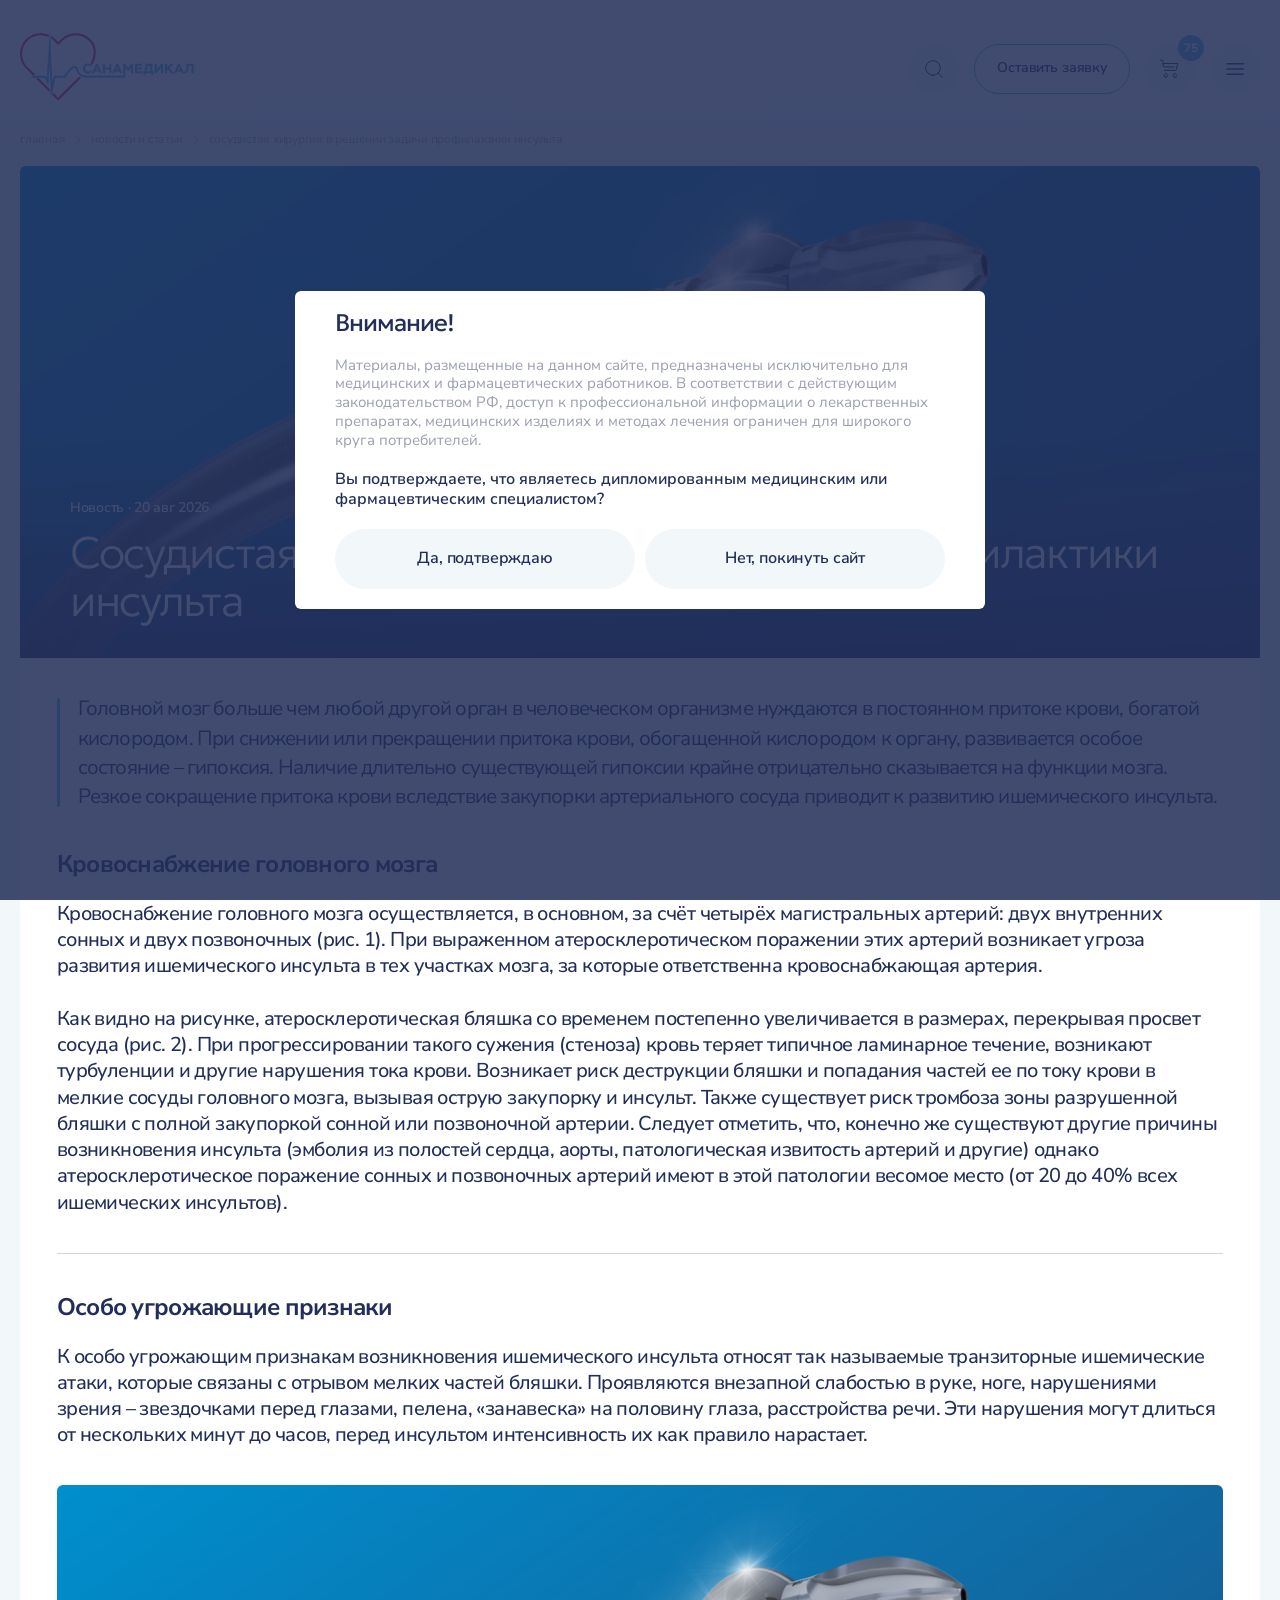
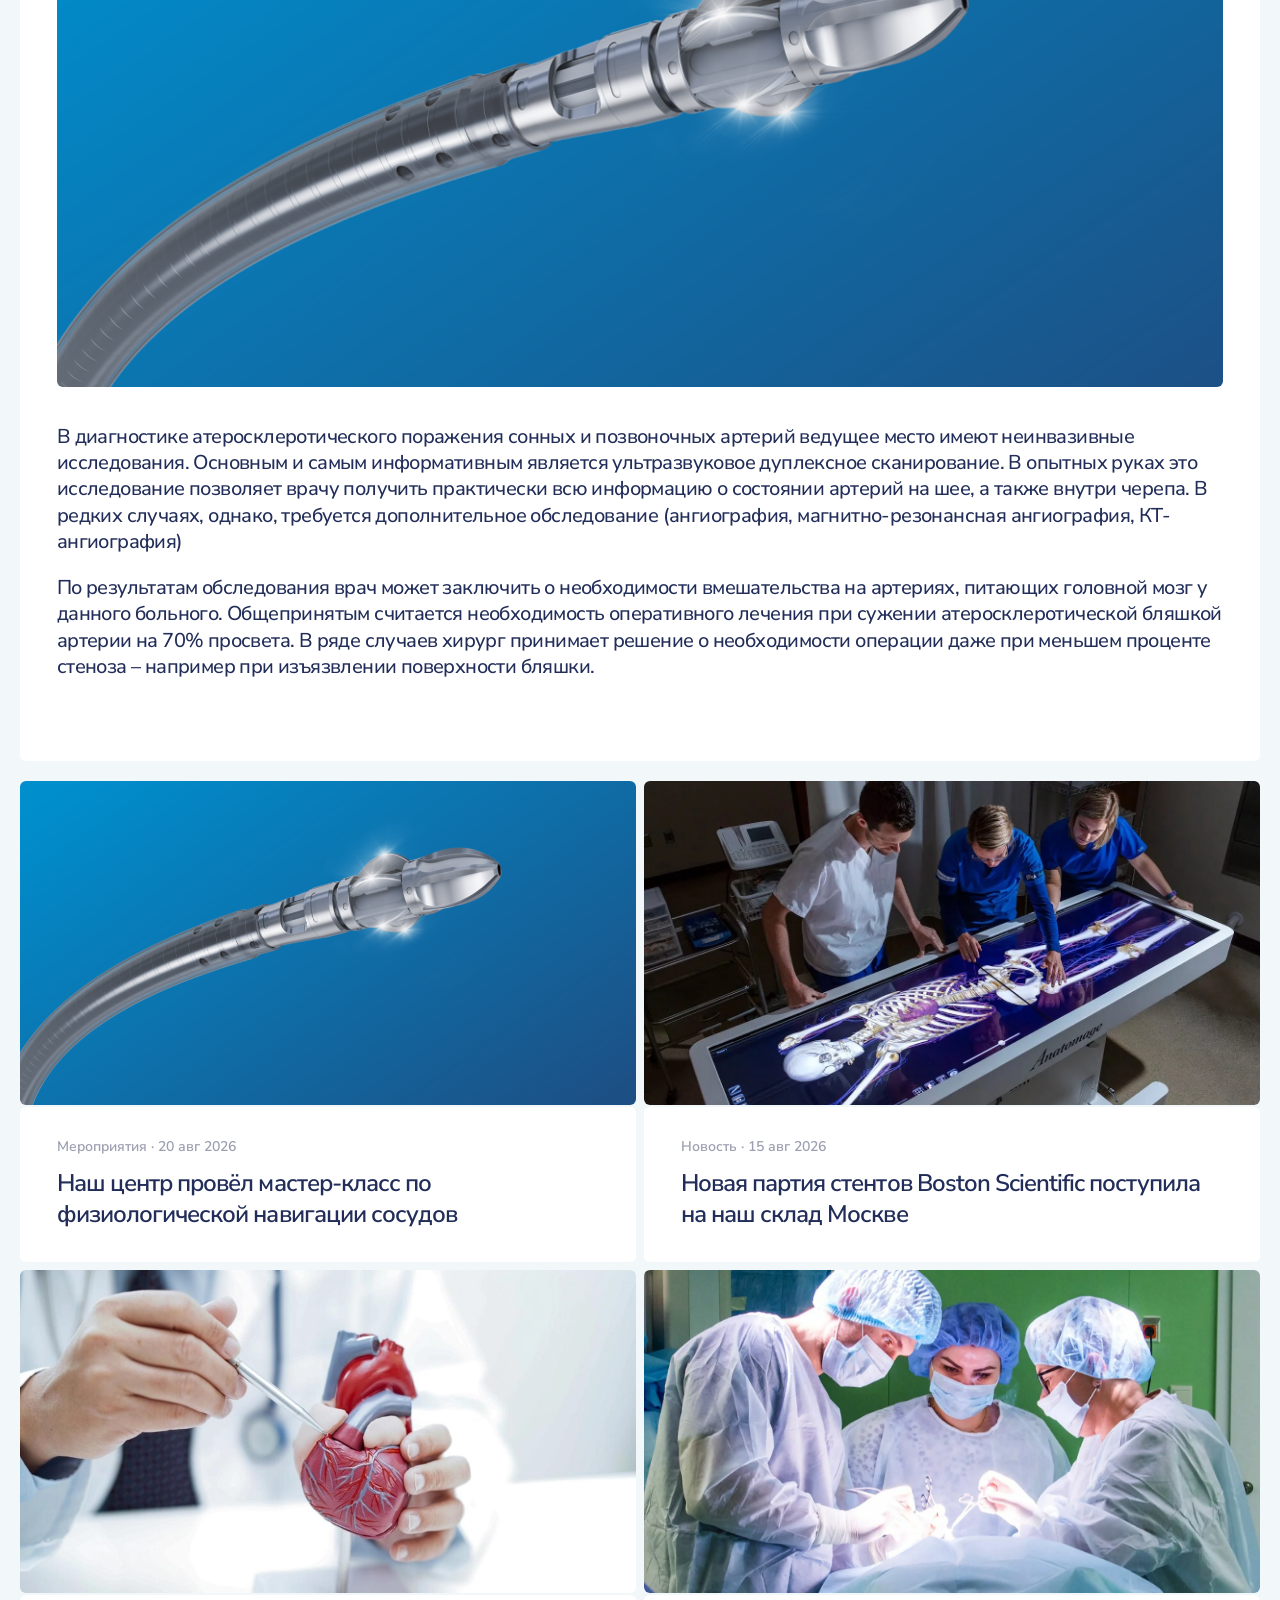
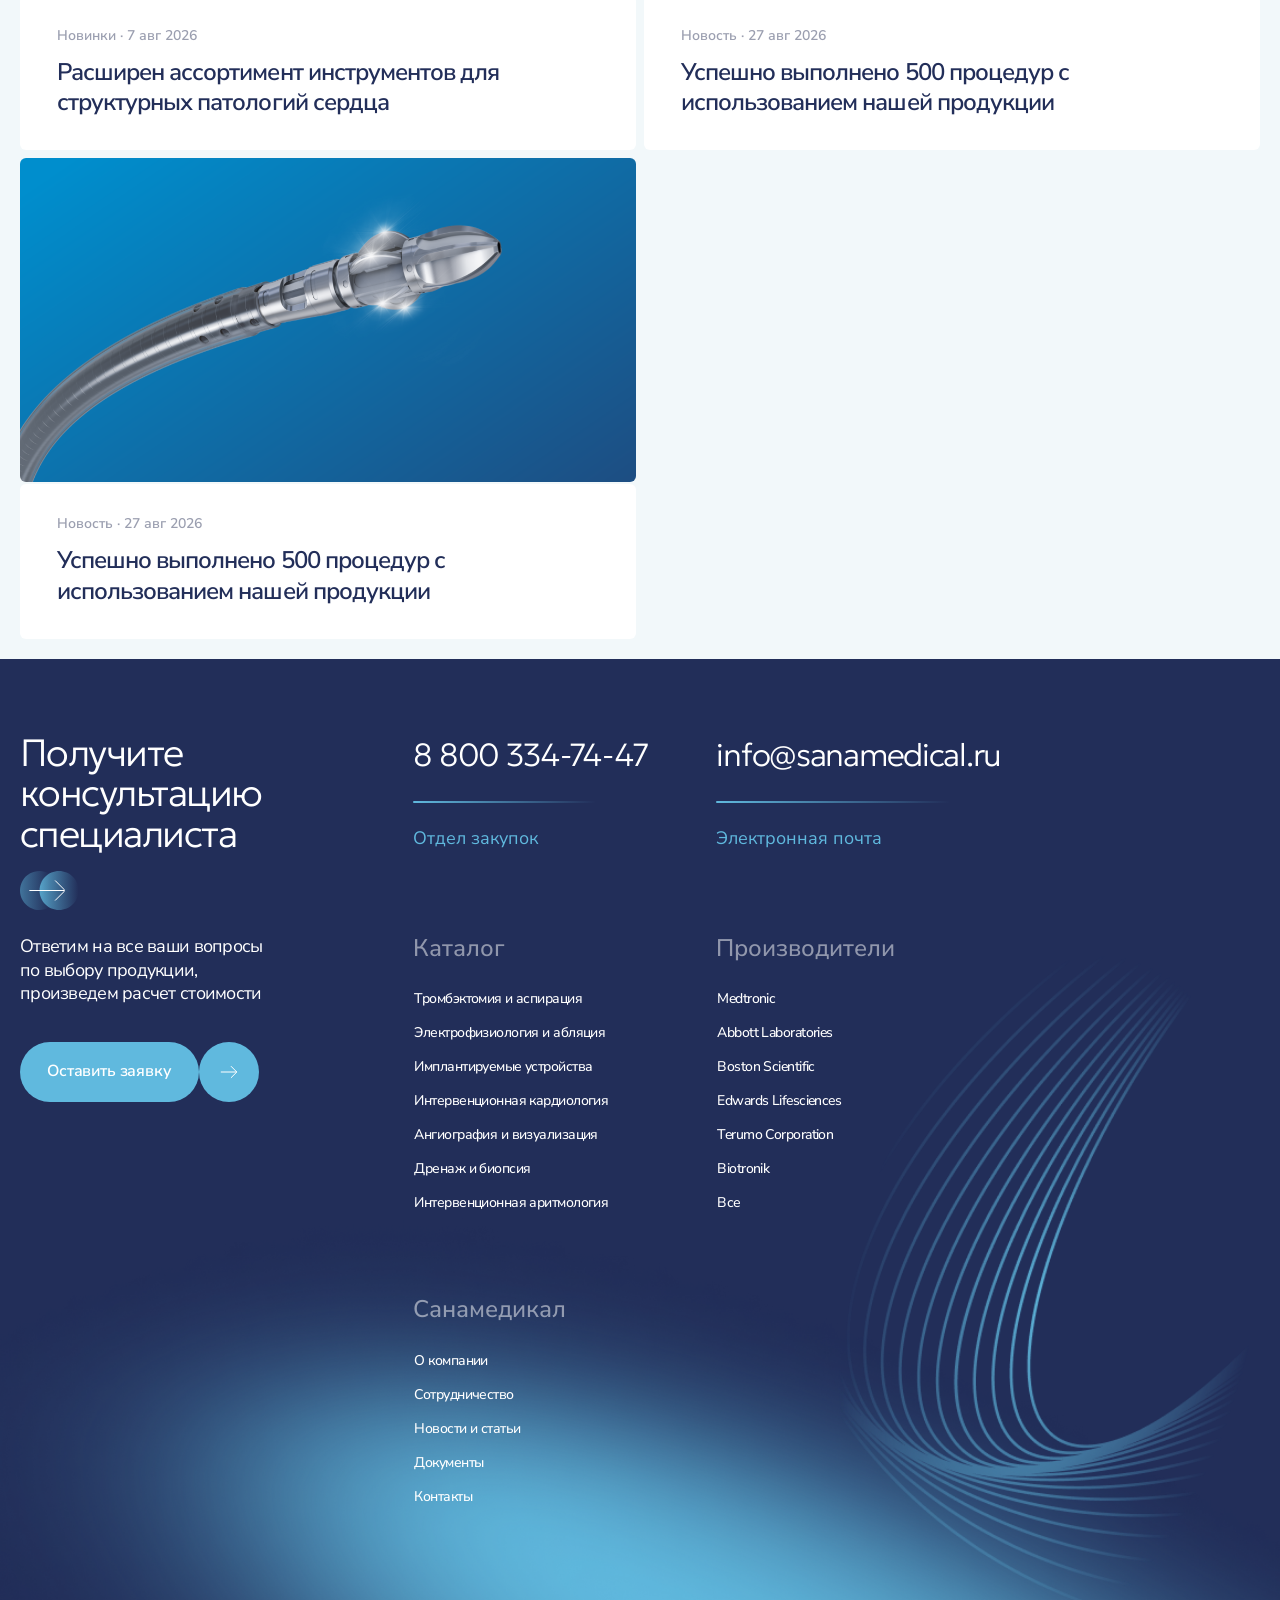
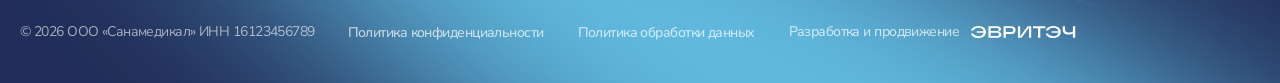
<file: news-detail.html>
<!DOCTYPE html>
<html lang="ru">
<head>
    <meta charset="UTF-8">
    <meta name="viewport" content="width=device-width, initial-scale=1.0">
    <title>Сосудистая хирургия в решении задачи профилактики инсульта — Санамедикал</title>

    <link rel="stylesheet" href="local/templates/sanamedikal/css/main.css">

    <link rel="preconnect" href="https://fonts.googleapis.com">
    <link rel="preconnect" href="https://fonts.gstatic.com" crossorigin>
    <link href="https://fonts.googleapis.com/css2?family=Nunito+Sans:ital,opsz,wght@0,6..12,200..1000;1,6..12,200..1000&display=swap" rel="stylesheet">
    <link href="https://fonts.googleapis.com/css2?family=Geologica:wght,CRSV@100..900,0&display=swap" rel="stylesheet">
    <script>if (!/(?:^|; )pro_access=1/.test(document.cookie)) { document.documentElement.classList.add('pro-gate-pending'); }</script>
</head>
<body class="page-inner">
    <header class="header header--light">
        <div class="container">
            <div class="header-wrapper flex">
                <a href="/" class="header__logo-container">
                    <img class="header__logo" src="local/templates/sanamedikal/images/logo/logo.svg" alt="Логотип Санамедикал">
                </a>

                <ul class="header__menu flex">
                    <li><a href="/" class="btn btn--link">Продукция</a></li>
                    <li><a href="/brands/" class="btn btn--link">Производители</a></li>
                    <li><a href="/about/" class="btn btn--link">Компания</a></li>
                    <li><a href="/documents/" class="btn btn--link">Документы</a></li>
                    <li><a href="/cooperation/" class="btn btn--link">Сотрудничество</a></li>
                    <li><a href="/news/" class="btn btn--link" aria-current="page">Новости</a></li>
                    <li><a href="/contacts/" class="btn btn--link">Контакты</a></li>
                </ul>

                <div class="header__actions flex gap-20 items-center">
                    <button class="btn btn--neutral btn--round" id="search-btn" aria-expanded="false" aria-controls="search-bar" aria-label="Открыть поиск">
                        <svg class="btn__icon" width="22" height="22" viewBox="0 0 22 22" fill="none" xmlns="http://www.w3.org/2000/svg">
                            <path d="M9.96863 17.1875C13.9554 17.1875 17.1874 13.9556 17.1874 9.96875C17.1874 5.98194 13.9554 2.75 9.96863 2.75C5.98182 2.75 2.74988 5.98194 2.74988 9.96875C2.74988 13.9556 5.98182 17.1875 9.96863 17.1875Z" stroke="white" stroke-linecap="round" stroke-linejoin="round" />
                            <path d="M15.0728 15.0735L19.2494 19.2501" stroke="white" stroke-linecap="round" stroke-linejoin="round" />
                        </svg>
                    </button>

                    <button type="button" class="btn btn--secondary js-request-btn">Оставить заявку</button>

                    <a href="#" class="header-actions__cart flex" id="cart-open-btn" aria-haspopup="dialog" aria-controls="cart-panel">
                        <button class="btn btn--neutral">Корзина</button>
                        <button class="btn btn--neutral btn--round">
                            <svg class="btn__icon" width="22" height="22" viewBox="0 0 22 22" fill="none" xmlns="http://www.w3.org/2000/svg">
                                <path d="M15.125 8.9375H4.46875L3.60264 2.62702C3.57384 2.46861 3.49035 2.32533 3.36674 2.22217C3.24313 2.11901 3.08723 2.0625 2.92623 2.0625H1.375" stroke="white" stroke-linecap="round" stroke-linejoin="round" />
                                <path d="M6.875 19.25C7.82424 19.25 8.59375 18.4805 8.59375 17.5312C8.59375 16.582 7.82424 15.8125 6.875 15.8125C5.92576 15.8125 5.15625 16.582 5.15625 17.5312C5.15625 18.4805 5.92576 19.25 6.875 19.25Z" stroke="white" stroke-linecap="round" stroke-linejoin="round" />
                                <path d="M15.8125 19.25C16.7617 19.25 17.5312 18.4805 17.5312 17.5312C17.5312 16.582 16.7617 15.8125 15.8125 15.8125C14.8633 15.8125 14.0938 16.582 14.0938 17.5312C14.0938 18.4805 14.8633 19.25 15.8125 19.25Z" stroke="white" stroke-linecap="round" stroke-linejoin="round" />
                                <path d="M5.375 12.375H16.165C16.487 12.375 16.7988 12.262 17.046 12.0557C17.2932 11.8493 17.4602 11.5628 17.5178 11.246L18.5625 5.5H4.125" stroke="white" stroke-linecap="round" stroke-linejoin="round" />
                            </svg>
                        </button>
                        <span class="header-actions__count" id="cart-count" aria-label="Товаров в корзине: 75">75</span>
                    </a>

                    <button class="btn btn--neutral btn--round" id="burger-btn" aria-expanded="false" aria-controls="mobile-menu" aria-label="Открыть меню">
                        <svg class="btn__icon burger-icon" width="22" height="22" viewBox="0 0 22 22" fill="none" xmlns="http://www.w3.org/2000/svg">
                            <line class="burger-icon__line burger-icon__line--top" x1="3" y1="5.78" x2="19" y2="5.78" stroke="white" stroke-width="1.6" stroke-linecap="round" />
                            <line class="burger-icon__line burger-icon__line--middle" x1="3" y1="11" x2="19" y2="11" stroke="white" stroke-width="1.6" stroke-linecap="round" />
                            <line class="burger-icon__line burger-icon__line--bottom" x1="3" y1="16.22" x2="19" y2="16.22" stroke="white" stroke-width="1.6" stroke-linecap="round" />
                        </svg>
                    </button>
                </div>
            </div>
        </div>
    </header>

    <div class="mobile-menu-overlay" id="mobile-menu-overlay"></div>
    <div class="cart-panel" id="cart-panel" data-cart-view="items" role="dialog" aria-modal="true" aria-label="Корзина">
        <div class="cart-panel__view cart-panel__view--empty" data-cart-view-panel="empty">
            <div class="cart-panel__bar">
                <h2 class="h2 cart-panel__empty-title">В вашей корзине <br>пока ничего нет</h2>
                <button type="button" class="btn btn--neutral btn--round cart-panel__close js-close-cart" aria-label="Закрыть">
                    <svg class="btn__icon" width="28" height="28" viewBox="0 0 28 28" fill="none" xmlns="http://www.w3.org/2000/svg">
                        <path d="M21.875 6.125L6.125 21.875" stroke="#222E59" stroke-linecap="round" stroke-linejoin="round" />
                        <path d="M21.875 21.875L6.125 6.125" stroke="#222E59" stroke-linecap="round" stroke-linejoin="round" />
                    </svg>
                </button>
            </div>

            <img class="cart-panel__dec" src="local/templates/sanamedikal/images/cart/cartDec.png" alt="" aria-hidden="true">

            <div class="cart-panel__empty">
                <p class="cart-panel__empty-text">Добавьте одну или несколько позиций, чтобы перейти к оформлению заказа</p>

                <div class="btn-group">
                    <a href="/catalog/" class="btn btn--primary btn--xl">Перейти в каталог</a>
                    <a href="/catalog/" class="btn btn--primary btn--round btn--xl" aria-label="Перейти в каталог">
                        <svg class="btn__icon" width="22" height="22" aria-hidden="true"><use href="#icon-arrow"></use></svg>
                    </a>
                </div>
            </div>
        </div>

        <div class="cart-panel__view cart-panel__view--items" data-cart-view-panel="items">
            <div class="cart-panel__header">
                <h2 class="cart-panel__title">Корзина · <span data-cart-count>75</span></h2>
                <div class="cart-panel__header-actions">
                    <button type="button" class="btn btn--link cart-panel__clear" data-cart-clear>
                        Очистить корзину
                        <svg width="16" height="16" viewBox="0 0 16 16" fill="none" xmlns="http://www.w3.org/2000/svg">
                            <path d="M14 3.98667C11.78 3.76667 9.54667 3.65334 7.32 3.65334C6 3.65334 4.68 3.72 3.36 3.85334L2 3.98667" stroke="#9B9FB0" stroke-linecap="round" stroke-linejoin="round" />
                            <path d="M5.66663 3.31334L5.81329 2.44C5.91996 1.80667 5.99996 1.33334 7.12663 1.33334H8.87329C9.99996 1.33334 10.0866 1.83334 10.1866 2.44667L10.3333 3.31334" stroke="#9B9FB0" stroke-linecap="round" stroke-linejoin="round" />
                            <path d="M12.5667 6.09333L12.1334 12.8067C12.06 13.8533 12 14.6667 10.14 14.6667H5.86002C4.00002 14.6667 3.94002 13.8533 3.86668 12.8067L3.43335 6.09333" stroke="#9B9FB0" stroke-linecap="round" stroke-linejoin="round" />
                            <path d="M6.88672 11H9.10672" stroke="#9B9FB0" stroke-linecap="round" stroke-linejoin="round" />
                            <path d="M6.33337 8.33334H9.66671" stroke="#9B9FB0" stroke-linecap="round" stroke-linejoin="round" />
                        </svg>
                    </button>
                    <button type="button" class="btn btn--neutral btn--round cart-panel__close js-close-cart" aria-label="Закрыть">
                        <svg class="btn__icon" width="28" height="28" viewBox="0 0 28 28" fill="none" xmlns="http://www.w3.org/2000/svg">
                            <path d="M21.875 6.125L6.125 21.875" stroke="#222E59" stroke-linecap="round" stroke-linejoin="round" />
                            <path d="M21.875 21.875L6.125 6.125" stroke="#222E59" stroke-linecap="round" stroke-linejoin="round" />
                        </svg>
                    </button>
                </div>
            </div>

            <div class="cart-panel__body">
                <ul class="cart-list" data-cart-list>
                <li class="cart-item" data-cart-item data-qty="30">
                    <img class="cart-item__media" src="local/templates/sanamedikal/images/catalog/catalogItem3.png" alt="Спирали для эмболизации Terumo Hyper 3D Soft">
                    <div class="cart-item__body">
                        <p class="cart-item__brand">Terumo</p>
                        <p class="cart-item__title">Спирали для эмболизации Terumo Hyper 3D Soft</p>
                        <span class="cart-item__model">Model: Transend™ - <span class="cart-item__model-code">M001468010</span></span>
                    </div>
                    <div class="cart-item__qty">
                        <button type="button" class="cart-item__qty-btn cart-item__qty-btn--minus" data-qty-minus aria-label="Уменьшить количество"><svg width="18" height="18" viewBox="0 0 18 18" fill="none" xmlns="http://www.w3.org/2000/svg"><path d="M2.8125 9H15.1875" stroke="currentColor" stroke-linecap="round" stroke-linejoin="round" /></svg></button>
                        <span class="cart-item__qty-value" data-qty-value>30 шт</span>
                        <button type="button" class="cart-item__qty-btn cart-item__qty-btn--plus" data-qty-plus aria-label="Увеличить количество"><svg width="18" height="18" viewBox="0 0 18 18" fill="none" xmlns="http://www.w3.org/2000/svg"><path d="M2.8125 9H15.1875" stroke="currentColor" stroke-linecap="round" stroke-linejoin="round" /><path d="M9 2.8125V15.1875" stroke="currentColor" stroke-linecap="round" stroke-linejoin="round" /></svg></button>
                    </div>
                    <button type="button" class="cart-item__remove" data-cart-remove aria-label="Удалить товар">
                        <svg width="22" height="22" viewBox="0 0 22 22" fill="none" xmlns="http://www.w3.org/2000/svg">
                            <path d="M17.1875 4.8125L4.8125 17.1875" stroke="#9B9FB0" stroke-linecap="round" stroke-linejoin="round" />
                            <path d="M17.1875 17.1875L4.8125 4.8125" stroke="#9B9FB0" stroke-linecap="round" stroke-linejoin="round" />
                        </svg>
                    </button>
                </li>
                <li class="cart-item" data-cart-item data-qty="14">
                    <img class="cart-item__media" src="local/templates/sanamedikal/images/catalog/catalogItem2.png" alt="Микрокатетеры управляемые высокопоточные Renegade Hi Flo и Renegade">
                    <div class="cart-item__body">
                        <p class="cart-item__brand">Boston Scientific</p>
                        <p class="cart-item__title">Микрокатетеры управляемые высокопоточные Renegade Hi Flo и Renegade</p>
                        <span class="cart-item__model">Model: Renegade - <span class="cart-item__model-code">L438899042</span></span>
                    </div>
                    <div class="cart-item__qty">
                        <button type="button" class="cart-item__qty-btn cart-item__qty-btn--minus" data-qty-minus aria-label="Уменьшить количество"><svg width="18" height="18" viewBox="0 0 18 18" fill="none" xmlns="http://www.w3.org/2000/svg"><path d="M2.8125 9H15.1875" stroke="currentColor" stroke-linecap="round" stroke-linejoin="round" /></svg></button>
                        <span class="cart-item__qty-value" data-qty-value>14 шт</span>
                        <button type="button" class="cart-item__qty-btn cart-item__qty-btn--plus" data-qty-plus aria-label="Увеличить количество"><svg width="18" height="18" viewBox="0 0 18 18" fill="none" xmlns="http://www.w3.org/2000/svg"><path d="M2.8125 9H15.1875" stroke="currentColor" stroke-linecap="round" stroke-linejoin="round" /><path d="M9 2.8125V15.1875" stroke="currentColor" stroke-linecap="round" stroke-linejoin="round" /></svg></button>
                    </div>
                    <button type="button" class="cart-item__remove" data-cart-remove aria-label="Удалить товар">
                        <svg width="22" height="22" viewBox="0 0 22 22" fill="none" xmlns="http://www.w3.org/2000/svg">
                            <path d="M17.1875 4.8125L4.8125 17.1875" stroke="#9B9FB0" stroke-linecap="round" stroke-linejoin="round" />
                            <path d="M17.1875 17.1875L4.8125 4.8125" stroke="#9B9FB0" stroke-linecap="round" stroke-linejoin="round" />
                        </svg>
                    </button>
                </li>
                <li class="cart-item cart-item--locked" data-cart-item data-qty="1">
                    <img class="cart-item__media" src="local/templates/sanamedikal/images/catalog/catalogItem4.png" alt="Баллонный катетер Abbot (MINI) TREK">
                    <div class="cart-item__body">
                        <p class="cart-item__brand">Abbot</p>
                        <p class="cart-item__title">Баллонный катетер Abbot (MINI) TREK</p>
                        <span class="cart-item__model">Модификацию уточним при подготовке КП</span>
                    </div>
                    <div class="cart-item__qty">
                        <button type="button" class="cart-item__qty-btn cart-item__qty-btn--minus" data-qty-minus aria-label="Уменьшить количество" disabled><svg width="18" height="18" viewBox="0 0 18 18" fill="none" xmlns="http://www.w3.org/2000/svg"><path d="M2.8125 9H15.1875" stroke="currentColor" stroke-linecap="round" stroke-linejoin="round" /></svg></button>
                        <span class="cart-item__qty-value" data-qty-value>1 шт</span>
                        <button type="button" class="cart-item__qty-btn cart-item__qty-btn--plus" data-qty-plus aria-label="Увеличить количество" disabled><svg width="18" height="18" viewBox="0 0 18 18" fill="none" xmlns="http://www.w3.org/2000/svg"><path d="M2.8125 9H15.1875" stroke="currentColor" stroke-linecap="round" stroke-linejoin="round" /><path d="M9 2.8125V15.1875" stroke="currentColor" stroke-linecap="round" stroke-linejoin="round" /></svg></button>
                    </div>
                    <button type="button" class="cart-item__remove" data-cart-remove aria-label="Удалить товар">
                        <svg width="22" height="22" viewBox="0 0 22 22" fill="none" xmlns="http://www.w3.org/2000/svg">
                            <path d="M17.1875 4.8125L4.8125 17.1875" stroke="#9B9FB0" stroke-linecap="round" stroke-linejoin="round" />
                            <path d="M17.1875 17.1875L4.8125 4.8125" stroke="#9B9FB0" stroke-linecap="round" stroke-linejoin="round" />
                        </svg>
                    </button>
                </li>
                <li class="cart-item" data-cart-item data-qty="30">
                    <img class="cart-item__media" src="local/templates/sanamedikal/images/catalog/catalogItem1.png" alt="Спирали с волокнами для эмболизации с Interlock-35">
                    <div class="cart-item__body">
                        <p class="cart-item__brand">Boston Scientific</p>
                        <p class="cart-item__title">Спирали с волокнами для эмболизации с Interlock-35</p>
                        <span class="cart-item__model">Model: Transend™ - <span class="cart-item__model-code">M001468010</span></span>
                    </div>
                    <div class="cart-item__qty">
                        <button type="button" class="cart-item__qty-btn cart-item__qty-btn--minus" data-qty-minus aria-label="Уменьшить количество"><svg width="18" height="18" viewBox="0 0 18 18" fill="none" xmlns="http://www.w3.org/2000/svg"><path d="M2.8125 9H15.1875" stroke="currentColor" stroke-linecap="round" stroke-linejoin="round" /></svg></button>
                        <span class="cart-item__qty-value" data-qty-value>30 шт</span>
                        <button type="button" class="cart-item__qty-btn cart-item__qty-btn--plus" data-qty-plus aria-label="Увеличить количество"><svg width="18" height="18" viewBox="0 0 18 18" fill="none" xmlns="http://www.w3.org/2000/svg"><path d="M2.8125 9H15.1875" stroke="currentColor" stroke-linecap="round" stroke-linejoin="round" /><path d="M9 2.8125V15.1875" stroke="currentColor" stroke-linecap="round" stroke-linejoin="round" /></svg></button>
                    </div>
                    <button type="button" class="cart-item__remove" data-cart-remove aria-label="Удалить товар">
                        <svg width="22" height="22" viewBox="0 0 22 22" fill="none" xmlns="http://www.w3.org/2000/svg">
                            <path d="M17.1875 4.8125L4.8125 17.1875" stroke="#9B9FB0" stroke-linecap="round" stroke-linejoin="round" />
                            <path d="M17.1875 17.1875L4.8125 4.8125" stroke="#9B9FB0" stroke-linecap="round" stroke-linejoin="round" />
                        </svg>
                    </button>
                </li>
            </ul>

            </div>

            <div class="cart-panel__footer">
                <button type="button" class="btn btn--primary cart-panel__submit" data-cart-checkout>Оформить заказ</button>
            </div>
        </div>

        <div class="cart-panel__view cart-panel__view--checkout" data-cart-view-panel="checkout">
            <div class="cart-panel__header">
                <h2 class="cart-panel__title">Оформить заказ</h2>
                <button type="button" class="btn btn--neutral btn--round cart-panel__close js-close-cart" aria-label="Закрыть">
                    <svg class="btn__icon" width="28" height="28" viewBox="0 0 28 28" fill="none" xmlns="http://www.w3.org/2000/svg">
                        <path d="M21.875 6.125L6.125 21.875" stroke="#222E59" stroke-linecap="round" stroke-linejoin="round" />
                        <path d="M21.875 21.875L6.125 6.125" stroke="#222E59" stroke-linecap="round" stroke-linejoin="round" />
                    </svg>
                </button>
            </div>

            <div class="cart-panel__body">

                <div class="tabs" role="tablist">
                <button type="button" class="tabs__item is-active" role="tab" aria-selected="true" data-tab="price">Запрос цены</button>
                <button type="button" class="tabs__item" role="tab" aria-selected="false" data-tab="stock">Запрос наличия</button>
                <button type="button" class="tabs__item" role="tab" aria-selected="false" data-tab="offer">Запросить КП</button>
            </div>

            <form class="modal__form cart-panel__form js-validate-form" id="cart-checkout-form" novalidate>
                <div class="modal__row">
                    <div class="field">
                        <label class="field__label" for="cart-org">Название организации</label>
                        <input type="text" class="input" id="cart-org" name="org" placeholder="ООО..." required>
                        <span class="field__line"></span>
                    </div>

                    <div class="field">
                        <label class="field__label" for="cart-inn">ИНН организации</label>
                        <input type="text" class="input" id="cart-inn" name="inn" inputmode="numeric" placeholder="4392004106" required data-validate="inn">
                        <span class="field__line"></span>
                    </div>
                </div>

                <div class="field">
                    <label class="field__label" for="cart-name">ФИО контактного лица</label>
                    <input type="text" class="input" id="cart-name" name="name" autocomplete="name" placeholder="Иванов Иван Иванович" required data-validate="name">
                    <span class="field__line"></span>
                </div>

                <div class="field">
                    <label class="field__label" for="cart-hospital">Название ЛПУ и города</label>
                    <input type="text" class="input" id="cart-hospital" name="hospital" placeholder="ГБУЗ «Морозовская ДГКБ ДЗМ», Москва" required>
                    <span class="field__line"></span>
                </div>

                <div class="modal__row">
                    <div class="field">
                        <label class="field__label" for="cart-phone">Номер телефона</label>
                        <input type="tel" class="input" id="cart-phone" name="phone" autocomplete="tel" placeholder="+7" required data-validate="phone">
                        <span class="field__line"></span>
                    </div>

                    <div class="field">
                        <label class="field__label" for="cart-email">Электронная почта</label>
                        <input type="email" class="input" id="cart-email" name="email" autocomplete="email" placeholder="company@mail.ru" required data-validate="email">
                        <span class="field__line"></span>
                    </div>
                </div>

                <div class="field">
                    <label class="field__label" for="cart-comment">Ваш комментарий</label>
                    <input type="text" class="input" id="cart-comment" name="comment" placeholder="Необходимо...">
                    <span class="field__line"></span>
                </div>

                <div class="checkbox-row">
                    <input type="checkbox" class="checkbox" id="cart-agree" name="agree" required>
                    <label class="checkbox-label" for="cart-agree">
                        <svg width="18" height="18" viewBox="0 0 18 18" fill="none" xmlns="http://www.w3.org/2000/svg">
                            <path d="M6.75 16.5H11.25C15 16.5 16.5 15 16.5 11.25V6.75C16.5 3 15 1.5 11.25 1.5H6.75C3 1.5 1.5 3 1.5 6.75V11.25C1.5 15 3 16.5 6.75 16.5Z" fill="#222E59" />
                            <path d="M6.75 16.5H11.25C15 16.5 16.5 15 16.5 11.25V6.75C16.5 3 15 1.5 11.25 1.5H6.75C3 1.5 1.5 3 1.5 6.75V11.25C1.5 15 3 16.5 6.75 16.5Z" stroke="#9B9FB0" stroke-linecap="round" stroke-linejoin="round" />
                        </svg>
                        <svg width="8" height="6" viewBox="0 0 8 6" fill="none" xmlns="http://www.w3.org/2000/svg">
                            <path d="M0.75 2.8725L2.8725 4.995L7.125 0.75" stroke="white" stroke-width="1.5" stroke-linecap="round" stroke-linejoin="round" />
                        </svg>
                    </label>
                    <div class="checkbox-text">Принимаю <a href="/policy/">условия обработки</a> персональных данных</div>
                </div>
            </form>
            </div>

            <div class="cart-panel__footer">
                <button type="submit" form="cart-checkout-form" class="btn btn--primary cart-panel__submit">Оформить заказ</button>
            </div>
        </div>
    </div>

    <div class="mobile-menu" id="mobile-menu" role="dialog" aria-modal="true" aria-label="Меню">
        <div class="mobile-menu__header">
            <span class="mobile-menu__title">Меню</span>
            <button class="btn btn--neutral btn--round" id="mobile-menu-close" aria-label="Закрыть меню">
                <svg class="btn__icon" width="16" height="16" viewBox="0 0 16 16" fill="none" xmlns="http://www.w3.org/2000/svg">
                    <path d="M12.5 3.5L3.5 12.5" stroke="#222E59" stroke-width="1.5" stroke-linecap="round" stroke-linejoin="round" />
                    <path d="M3.5 3.5L12.5 12.5" stroke="#222E59" stroke-width="1.5" stroke-linecap="round" stroke-linejoin="round" />
                </svg>
            </button>
        </div>

        <nav class="mobile-menu__nav">
            <ul class="mobile-menu__list">
                <li><a href="/" class="btn btn--link mobile-menu__link">Продукция</a></li>
                <li><a href="/brands/" class="btn btn--link mobile-menu__link">Производители</a></li>
                <li><a href="/about/" class="btn btn--link mobile-menu__link">Компания</a></li>
                <li><a href="/documents/" class="btn btn--link mobile-menu__link">Документы</a></li>
                <li><a href="/cooperation/" class="btn btn--link mobile-menu__link">Сотрудничество</a></li>
                <li><a href="/news/" class="btn btn--link mobile-menu__link" aria-current="page">Новости</a></li>
                <li><a href="/contacts/" class="btn btn--link mobile-menu__link">Контакты</a></li>
            </ul>
        </nav>

        <div class="mobile-menu__footer">
            <button type="button" class="btn btn--primary btn--block-mobile js-request-btn">Оставить заявку</button>
        </div>
    </div>

    <div class="search" id="search-bar" role="search">
        <div class="search__bar">
            <svg class="search__bar-icon" width="22" height="22" viewBox="0 0 22 22" fill="none" xmlns="http://www.w3.org/2000/svg">
                <path d="M9.96875 17.1875C13.9556 17.1875 17.1875 13.9556 17.1875 9.96875C17.1875 5.98194 13.9556 2.75 9.96875 2.75C5.98194 2.75 2.75 5.98194 2.75 9.96875C2.75 13.9556 5.98194 17.1875 9.96875 17.1875Z" stroke="#222E59" stroke-linecap="round" stroke-linejoin="round" />
                <path d="M15.0742 15.0735L19.2508 19.2501" stroke="#222E59" stroke-linecap="round" stroke-linejoin="round" />
            </svg>

            <input type="text" class="search__input" id="search-input" name="q" placeholder="Найти..." autocomplete="off">

            <a href="/search/" class="btn btn--primary search__submit" id="search-submit">Найти</a>

            <button type="button" class="btn btn--link search__clear" id="search-clear" aria-label="Очистить поле">
                <svg width="22" height="22" viewBox="0 0 22 22" fill="none" xmlns="http://www.w3.org/2000/svg">
                    <path d="M17.1875 4.8125L4.8125 17.1875" stroke="#9B9FB0" stroke-linecap="round" stroke-linejoin="round" />
                    <path d="M17.1875 17.1875L4.8125 4.8125" stroke="#9B9FB0" stroke-linecap="round" stroke-linejoin="round" />
                </svg>
            </button>
        </div>

        <div class="select__dropdown search__dropdown" id="search-dropdown">
            <ul class="search__results" id="search-results"></ul>
        </div>
    </div>

    <div class="modal" id="request-modal" role="dialog" aria-modal="true" aria-label="Оставить заявку">
        <div class="modal__header">
            <h2 class="modal__title">Оставить заявку</h2>

            <button type="button" class="modal__close js-close-request-modal" aria-label="Закрыть">
                <svg width="34" height="34" viewBox="0 0 34 34" fill="none" xmlns="http://www.w3.org/2000/svg">
                    <path d="M26.5625 7.4375L7.4375 26.5625" stroke="#222E59" stroke-linecap="round" stroke-linejoin="round" />
                    <path d="M26.5625 26.5625L7.4375 7.4375" stroke="#222E59" stroke-linecap="round" stroke-linejoin="round" />
                </svg>
            </button>

            <button type="button" class="btn btn--neutral btn--round modal__close-mobile js-close-request-modal" aria-label="Закрыть">
                <svg class="btn__icon" width="16" height="16" viewBox="0 0 16 16" fill="none" xmlns="http://www.w3.org/2000/svg">
                    <path d="M12.5 3.5L3.5 12.5" stroke="#222E59" stroke-width="1.5" stroke-linecap="round" stroke-linejoin="round" />
                    <path d="M3.5 3.5L12.5 12.5" stroke="#222E59" stroke-width="1.5" stroke-linecap="round" stroke-linejoin="round" />
                </svg>
            </button>
        </div>

        <div class="modal__body">
            <div class="tabs" role="tablist">
                <button type="button" class="tabs__item is-active" role="tab" aria-selected="true" data-tab="question">Задать вопрос</button>
                <button type="button" class="tabs__item" role="tab" aria-selected="false" data-tab="partnership">Заявка на сотрудничество</button>
            </div>

            <form class="modal__form" id="request-form" novalidate>
                <div class="field">
                    <label class="field__label" for="request-comment">Ваш комментарий</label>
                    <input type="text" class="input" id="request-comment" name="comment" placeholder="Необходимо...">
                    <span class="field__line"></span>
                </div>

                <div class="field">
                    <label class="field__label" for="request-name">ФИО контактного лица</label>
                    <input type="text" class="input" id="request-name" name="name" autocomplete="name" placeholder="Иванов Иван Иванович" required data-validate="name">
                    <span class="field__line"></span>
                </div>

                <div class="modal__row">
                    <div class="field">
                        <label class="field__label" for="request-org">Название организации</label>
                        <input type="text" class="input" id="request-org" name="org" placeholder="ООО..." required>
                        <span class="field__line"></span>
                    </div>

                    <div class="field">
                        <label class="field__label" for="request-inn">ИНН организации</label>
                        <input type="text" class="input" id="request-inn" name="inn" inputmode="numeric" placeholder="4392004106" required data-validate="inn">
                        <span class="field__line"></span>
                    </div>
                </div>

                <div class="modal__row">
                    <div class="field">
                        <label class="field__label" for="request-phone">Номер телефона</label>
                        <input type="tel" class="input" id="request-phone" name="phone" autocomplete="tel" placeholder="+7" required data-validate="phone">
                        <span class="field__line"></span>
                    </div>

                    <div class="field">
                        <label class="field__label" for="request-email">Электронная почта</label>
                        <input type="email" class="input" id="request-email" name="email" autocomplete="email" placeholder="company@mail.ru" required data-validate="email">
                        <span class="field__line"></span>
                    </div>
                </div>

                <div class="checkbox-row">
                    <input type="checkbox" class="checkbox" id="request-agree" name="agree" required>
                    <label class="checkbox-label" for="request-agree">
                        <svg width="18" height="18" viewBox="0 0 18 18" fill="none" xmlns="http://www.w3.org/2000/svg">
                            <path d="M6.75 16.5H11.25C15 16.5 16.5 15 16.5 11.25V6.75C16.5 3 15 1.5 11.25 1.5H6.75C3 1.5 1.5 3 1.5 6.75V11.25C1.5 15 3 16.5 6.75 16.5Z" fill="#222E59" />
                            <path d="M6.75 16.5H11.25C15 16.5 16.5 15 16.5 11.25V6.75C16.5 3 15 1.5 11.25 1.5H6.75C3 1.5 1.5 3 1.5 6.75V11.25C1.5 15 3 16.5 6.75 16.5Z" stroke="#9B9FB0" stroke-linecap="round" stroke-linejoin="round" />
                        </svg>
                        <svg width="8" height="6" viewBox="0 0 8 6" fill="none" xmlns="http://www.w3.org/2000/svg">
                            <path d="M0.75 2.8725L2.8725 4.995L7.125 0.75" stroke="white" stroke-width="1.5" stroke-linecap="round" stroke-linejoin="round" />
                        </svg>
                    </label>
                    <div class="checkbox-text">Принимаю <a href="/policy/">условия обработки</a> персональных данных</div>
                </div>
            </form>
        </div>

        <div class="modal__footer">
            <button type="submit" form="request-form" class="btn btn--primary modal__submit">Отправить заявку</button>
        </div>
    </div>

    <main>

        <section class="news-detail" data-header-trigger>
            <div class="container news-detail__container">
                <nav class="breadcrumbs" aria-label="Хлебные крошки">
                    <ol class="breadcrumbs__list">
                        <li class="breadcrumbs__item">
                            <a href="/" class="breadcrumbs__link">главная</a>
                            <svg class="breadcrumbs__sep" width="10" height="10" aria-hidden="true"><use href="#icon-chevron-right"></use></svg>
                        </li>
                        <li class="breadcrumbs__item">
                            <a href="/news/" class="breadcrumbs__link">новости и статьи</a>
                            <svg class="breadcrumbs__sep" width="10" height="10" aria-hidden="true"><use href="#icon-chevron-right"></use></svg>
                        </li>
                        <li class="breadcrumbs__item" aria-current="page">сосудистая хирургия в решении задачи профилактики инсульта</li>
                    </ol>
                </nav>
            </div>

            <div class="container">
                <div class="news-detail__grid">
                    <article class="article">
                        <div class="article__cover">
                            <img src="local/templates/sanamedikal/images/news/news1.png" alt="">
                            <div class="article__cover-content">
                                <p class="article__cover-meta">Новость · <time datetime="2026-08-20">20 авг 2026</time></p>
                                <h1 class="h1 article__cover-title">Сосудистая хирургия в решении задачи профилактики инсульта</h1>
                            </div>
                        </div>

                        <div class="article__body">
                            <div class="article__content">
                                <p class="article__lead">Головной мозг больше чем любой другой орган в человеческом организме нуждаются в постоянном притоке крови, богатой кислородом. При снижении или прекращении притока крови, обогащенной кислородом к органу, развивается особое состояние – гипоксия. Наличие длительно существующей гипоксии крайне отрицательно сказывается на функции мозга. Резкое сокращение притока крови вследствие закупорки артериального сосуда приводит к развитию ишемического инсульта.</p>

                                <div class="article__section">
                                    <h2>Кровоснабжение головного мозга</h2>
                                    <div class="article__text">
                                <p>Кровоснабжение головного мозга осуществляется, в основном, за счёт четырёх магистральных артерий: двух внутренних сонных и двух позвоночных (рис. 1). При выраженном атеросклеротическом поражении этих артерий возникает угроза развития ишемического инсульта в тех участках мозга, за которые ответственна кровоснабжающая артерия. <br><br>Как видно на рисунке, атеросклеротическая бляшка со временем постепенно увеличивается в размерах, перекрывая просвет сосуда (рис. 2). При прогрессировании такого сужения (стеноза) кровь теряет типичное ламинарное течение, возникают турбуленции и другие нарушения тока крови. Возникает риск деструкции бляшки и попадания частей ее по току крови в мелкие сосуды головного мозга, вызывая острую закупорку и инсульт. Также существует риск тромбоза зоны разрушенной бляшки с полной закупоркой сонной или позвоночной артерии. Следует отметить, что, конечно же существуют другие причины возникновения инсульта (эмболия из полостей сердца, аорты, патологическая извитость артерий и другие) однако атеросклеротическое поражение сонных и позвоночных артерий имеют в этой патологии весомое место (от 20 до 40% всех ишемических инсультов).</p>
                                    </div>
                                </div>

                                <hr>

                                <div class="article__section">
                                    <h2>Особо угрожающие признаки</h2>
                                    <div class="article__text">
                                <p>К особо угрожающим признакам возникновения ишемического инсульта относят так называемые транзиторные ишемические атаки, которые связаны с отрывом мелких частей бляшки. Проявляются внезапной слабостью в руке, ноге, нарушениями зрения – звездочками перед глазами, пелена, «занавеска» на половину глаза, расстройства речи. Эти нарушения могут длиться от нескольких минут до часов, перед инсультом интенсивность их как правило нарастает.</p>
                                    </div>
                                </div>

                                <img src="local/templates/sanamedikal/images/news/news1.png" alt="" loading="lazy">

                                <div class="article__text">
                                <p>В диагностике атеросклеротического поражения сонных и позвоночных артерий ведущее место имеют неинвазивные исследования. Основным и самым информативным является ультразвуковое дуплексное сканирование. В опытных руках это исследование позволяет врачу получить практически всю информацию о состоянии артерий на шее, а также внутри черепа. В редких случаях, однако, требуется дополнительное обследование (ангиография, магнитно-резонансная ангиография, КТ-ангиография)</p>
                                <p>По результатам обследования врач может заключить о необходимости вмешательства на артериях, питающих головной мозг у данного больного. Общепринятым считается необходимость оперативного лечения при сужении атеросклеротической бляшкой артерии на 70% просвета. В ряде случаев хирург принимает решение о необходимости операции даже при меньшем проценте стеноза – например при изъязвлении поверхности бляшки.</p>
                                </div>
                            </div>
                        </div>
                    </article>

                    <aside class="news-detail__aside" aria-label="Похожие новости">
                        <a href="news-detail.html" class="news-card news-card--white" data-category="events">
                            <img class="news-card__image" src="local/templates/sanamedikal/images/news/news1.png" alt="" loading="lazy">
                            <div class="news-card__body">
                                <p class="news-card__meta">Мероприятия · <time datetime="2026-08-15">20 авг 2026</time></p>
                                <h3 class="news-card__title">Наш центр провёл мастер-класс по физиологической навигации сосудов</h3>
                            </div>
                        </a>
                        <a href="news-detail.html" class="news-card news-card--white" data-category="news">
                            <img class="news-card__image" src="local/templates/sanamedikal/images/news/news2.png" alt="" loading="lazy">
                            <div class="news-card__body">
                                <p class="news-card__meta">Новость · <time datetime="2026-08-15">15 авг 2026</time></p>
                                <h3 class="news-card__title">Новая партия стентов Boston Scientific поступила на наш склад Москве</h3>
                            </div>
                        </a>
                        <a href="news-detail.html" class="news-card news-card--white" data-category="articles">
                            <img class="news-card__image" src="local/templates/sanamedikal/images/news/news3.png" alt="" loading="lazy">
                            <div class="news-card__body">
                                <p class="news-card__meta">Новинки · <time datetime="2026-08-15">7 авг 2026</time></p>
                                <h3 class="news-card__title">Расширен ассортимент инструментов для структурных патологий сердца</h3>
                            </div>
                        </a>
                        <a href="news-detail.html" class="news-card news-card--white" data-category="news">
                            <img class="news-card__image" src="local/templates/sanamedikal/images/news/news4.png" alt="" loading="lazy">
                            <div class="news-card__body">
                                <p class="news-card__meta">Новость · <time datetime="2026-08-15">27 авг 2026</time></p>
                                <h3 class="news-card__title">Успешно выполнено 500 процедур с использованием нашей продукции</h3>
                            </div>
                        </a>
                        <a href="news-detail.html" class="news-card news-card--white" data-category="news">
                            <img class="news-card__image" src="local/templates/sanamedikal/images/news/news1.png" alt="" loading="lazy">
                            <div class="news-card__body">
                                <p class="news-card__meta">Новость · <time datetime="2026-08-15">27 авг 2026</time></p>
                                <h3 class="news-card__title">Успешно выполнено 500 процедур с использованием нашей продукции</h3>
                            </div>
                        </a>
                    </aside>
                </div>
            </div>
        </section>
    </main>

    <footer class="footer">
        <div class="container">
            <div class="footer__top">
                <div class="footer__cta">
                    <h2 class="h2 footer__title">Получите консультацию специалиста</h2>
                    <img class="footer__icon" src="local/templates/sanamedikal/images/footer/footerIcon.svg" width="59" height="39" alt="" aria-hidden="true">
                    <p class="footer__text">Ответим на все ваши вопросы по выбору продукции, произведем расчет стоимости</p>
                    <div class="btn-group">
                        <button type="button" class="btn btn--primary js-request-btn">Оставить заявку</button>
                        <button type="button" class="btn btn--primary btn--round js-request-btn" aria-label="Оставить заявку">
                            <svg class="btn__icon" width="22" height="22" aria-hidden="true"><use href="#icon-arrow"></use></svg>
                        </button>
                    </div>
                </div>

                <div class="footer__info">
                    <div class="footer__contacts">
                        <div class="footer__contact">
                            <a href="tel:88003347447" class="footer__phone">8 800 334-74-47</a>
                            <span class="footer__label">Отдел закупок</span>
                        </div>
                        <div class="footer__contact">
                            <a href="mailto:info@sanamedical.ru" class="footer__email">info@sanamedical.ru</a>
                            <span class="footer__label">Электронная почта</span>
                        </div>
                    </div>

                    <nav class="footer__nav" aria-label="Навигация по сайту">
                        <div class="footer__col">
                            <h3 class="footer__col-title">
                                <button type="button" class="footer__col-toggle" aria-controls="footer-col-catalog">
                                    <span>Каталог</span>
                                    <svg class="footer__col-arrow" width="22" height="22" aria-hidden="true"><use href="#icon-chevron"></use></svg>
                                </button>
                            </h3>
                            <div class="footer__col-body" id="footer-col-catalog">
                            <ul>
                                <li><a href="/catalog/thrombectomy/" class="btn btn--link btn--link--secondary">Тромбэктомия и аспирация</a></li>
                                <li><a href="/catalog/electrophysiology/" class="btn btn--link btn--link--secondary">Электрофизиология и абляция</a></li>
                                <li><a href="/catalog/implantable/" class="btn btn--link btn--link--secondary">Имплантируемые устройства</a></li>
                                <li><a href="/catalog/interventional-cardiology/" class="btn btn--link btn--link--secondary">Интервенционная кардиология</a></li>
                                <li><a href="/catalog/angiography/" class="btn btn--link btn--link--secondary">Ангиография и визуализация</a></li>
                                <li><a href="/catalog/drainage/" class="btn btn--link btn--link--secondary">Дренаж и биопсия</a></li>
                                <li><a href="/catalog/arrhythmology/" class="btn btn--link btn--link--secondary">Интервенционная аритмология</a></li>
                            </ul>
                            </div>
                        </div>
                        <div class="footer__col">
                            <h3 class="footer__col-title">
                                <button type="button" class="footer__col-toggle" aria-controls="footer-col-brands">
                                    <span>Производители</span>
                                    <svg class="footer__col-arrow" width="22" height="22" aria-hidden="true"><use href="#icon-chevron"></use></svg>
                                </button>
                            </h3>
                            <div class="footer__col-body" id="footer-col-brands">
                            <ul>
                                <li><a href="/brands/medtronic/" class="btn btn--link btn--link--secondary">Medtronic</a></li>
                                <li><a href="/brands/abbott/" class="btn btn--link btn--link--secondary">Abbott Laboratories</a></li>
                                <li><a href="/brands/boston/" class="btn btn--link btn--link--secondary">Boston Scientific</a></li>
                                <li><a href="/brands/edwards/" class="btn btn--link btn--link--secondary">Edwards Lifesciences</a></li>
                                <li><a href="/brands/terumo/" class="btn btn--link btn--link--secondary">Terumo Corporation</a></li>
                                <li><a href="/brands/biotronik/" class="btn btn--link btn--link--secondary">Biotronik</a></li>
                                <li><a href="/brands/" class="btn btn--link btn--link--secondary">Все</a></li>
                            </ul>
                            </div>
                        </div>
                        <div class="footer__col">
                            <h3 class="footer__col-title">
                                <button type="button" class="footer__col-toggle" aria-controls="footer-col-company">
                                    <span>Санамедикал</span>
                                    <svg class="footer__col-arrow" width="22" height="22" aria-hidden="true"><use href="#icon-chevron"></use></svg>
                                </button>
                            </h3>
                            <div class="footer__col-body" id="footer-col-company">
                            <ul>
                                <li><a href="/company/" class="btn btn--link btn--link--secondary">О компании</a></li>
                                <li><a href="/cooperation/" class="btn btn--link btn--link--secondary">Сотрудничество</a></li>
                                <li><a href="/news/" class="btn btn--link btn--link--secondary">Новости и статьи</a></li>
                                <li><a href="/documents/" class="btn btn--link btn--link--secondary">Документы</a></li>
                                <li><a href="/contacts/" class="btn btn--link btn--link--secondary">Контакты</a></li>
                            </ul>
                            </div>
                        </div>
                    </nav>
                </div>
            </div>

            <div class="footer__bottom">
                <span class="footer__copy">© 2026 ООО «Санамедикал» ИНН 16123456789</span>
                <a href="/policy/" class="btn btn--link btn--link--secondary">Политика конфиденциальности</a>
                <a href="/agreement/" class="btn btn--link btn--link--secondary">Политика обработки данных</a>
                <a href="https://every-tech.ru/" class="btn btn--link btn--link--secondary footer__dev" target="_blank" rel="noopener">Разработка и продвижение <img class="footer__dev-logo" src="local/templates/sanamedikal/images/footer/evritech.svg" width="105" height="12" alt="ЭВРИТЭЧ"></a>
            </div>
        </div>
    </footer>

    <svg width="0" height="0" style="position:absolute" aria-hidden="true" focusable="false">
        <symbol id="icon-page-arrow" viewBox="0 0 24 24" fill="none">
            <path d="M14.9998 19.9201L8.47984 13.4001C7.70984 12.6301 7.70984 11.3701 8.47984 10.6001L14.9998 4.08008" stroke="currentColor" stroke-width="1.5" stroke-miterlimit="10" stroke-linecap="round" stroke-linejoin="round" />
        </symbol>
        <symbol id="icon-arrow" viewBox="0 0 22 22" fill="none">
            <path d="M13.2266 5.43579L18.7907 11L13.2266 16.5641" stroke="currentColor" stroke-miterlimit="10" stroke-linecap="round" stroke-linejoin="round" />
            <path d="M3.20703 11H18.6345" stroke="currentColor" stroke-miterlimit="10" stroke-linecap="round" stroke-linejoin="round" />
        </symbol>
        <symbol id="icon-chevron" viewBox="0 0 22 22" fill="none">
            <path d="M5.5 8.25L11 13.75L16.5 8.25" stroke="currentColor" stroke-linecap="round" stroke-linejoin="round" />
        </symbol>
        <symbol id="icon-check" viewBox="0 0 28 28" fill="none">
            <circle cx="14" cy="14" r="11.5" stroke="currentColor" />
            <path d="M9 14.5l3.5 3.5L19 10.5" stroke="currentColor" stroke-linecap="round" stroke-linejoin="round" />
        </symbol>
        <symbol id="icon-chevron-right" viewBox="0 0 10 10" fill="none">
            <path d="M4 2.25L6.75 5.5L4 8.75" stroke="currentColor" stroke-linecap="round" stroke-linejoin="round" />
        </symbol>
        <symbol id="icon-max" viewBox="0 0 16 16" fill="currentColor">
            <path d="M8.17 15.95C6.6 15.95 5.87 15.72 4.6 14.8C3.8 15.84 1.26 16.65 1.15 15.26C1.15 14.22 0.92 13.35 0.66 12.39C0.35 11.2 0 9.89 0 7.98C0 3.43 3.72 0 8.13 0C12.54 0 16 3.6 16 8.02C16.01 10.12 15.19 12.13 13.72 13.62C12.25 15.1 10.26 15.94 8.17 15.95ZM8.24 3.94C6.09 3.83 4.42 5.32 4.05 7.66C3.74 9.6 4.28 11.96 4.75 12.08C4.97 12.13 5.52 11.68 5.87 11.33C6.45 11.73 7.12 11.97 7.81 12.03C8.88 12.08 9.93 11.71 10.73 10.99C11.53 10.27 12.02 9.27 12.09 8.2C12.13 7.12 11.75 6.08 11.03 5.28C10.31 4.48 9.31 4 8.24 3.94L8.24 3.94Z" fill-rule="evenodd" clip-rule="evenodd" />
        </symbol>
        <symbol id="icon-telegram" viewBox="0 0 16 16" fill="currentColor">
            <path d="M8 0C12.42 0 16 3.58 16 8C16 12.42 12.42 16 8 16C3.58 16 0 12.42 0 8C0 3.58 3.58 0 8 0ZM11.27 4.82C10.97 4.82 10.51 4.98 8.29 5.91C7.51 6.23 5.95 6.9 3.62 7.92C3.24 8.07 3.04 8.21 3.03 8.36C2.99 8.63 3.39 8.72 3.89 8.88C4.3 9.02 4.85 9.17 5.13 9.18C5.39 9.18 5.68 9.08 6 8.86C8.18 7.39 9.3 6.64 9.38 6.63C9.43 6.62 9.49 6.6 9.54 6.64C9.59 6.68 9.58 6.76 9.58 6.78C9.54 6.95 7.49 8.81 7.38 8.94C6.92 9.4 6.41 9.69 7.2 10.21C7.88 10.66 8.28 10.95 8.99 11.41C9.44 11.71 9.79 12.05 10.26 12.01C10.47 11.99 10.69 11.79 10.8 11.19C11.07 9.78 11.59 6.71 11.71 5.44C11.72 5.33 11.71 5.19 11.69 5.13C11.68 5.06 11.66 4.97 11.58 4.91C11.48 4.83 11.34 4.82 11.27 4.82Z" />
        </symbol>
        <symbol id="icon-whatsapp" viewBox="0 0 16 16" fill="currentColor">
            <path d="M0 16C0.17 15.37 0.34 14.77 0.5 14.18C0.69 13.46 0.89 12.74 1.08 12.01C1.1 11.94 1.09 11.85 1.06 11.78C0.29 10.39 -0.04 8.89 0.09 7.31C0.28 5.05 1.28 3.19 3.03 1.75C4.01 0.95 5.17 0.4 6.41 0.16C10.12 -0.58 13.69 1.32 15.22 4.66C15.79 5.91 16.01 7.22 15.9 8.58C15.64 12.01 13.1 14.92 9.75 15.67C7.86 16.09 6.05 15.84 4.32 14.97C4.25 14.93 4.16 14.92 4.08 14.94C2.78 15.28 1.49 15.61 0.2 15.95C0.15 15.97 0.09 15.98 0 16ZM1.92 14.11C1.99 14.09 2.05 14.08 2.11 14.06C2.81 13.88 3.51 13.7 4.21 13.51C4.35 13.47 4.46 13.49 4.58 13.56C6.11 14.47 7.75 14.74 9.48 14.35C13.19 13.51 15.43 9.6 14.29 5.98C13.25 2.68 9.95 0.77 6.57 1.51C3.77 2.12 1.56 4.56 1.42 7.65C1.36 8.93 1.64 10.14 2.31 11.23C2.52 11.57 2.56 11.86 2.43 12.24C2.23 12.84 2.09 13.47 1.92 14.11L1.92 14.11Z" />
            <path d="M3.95 6.15C3.97 5.48 4.22 4.94 4.69 4.48C4.76 4.41 4.84 4.36 4.93 4.32C5.02 4.28 5.12 4.27 5.22 4.27C5.33 4.27 5.44 4.28 5.55 4.27C5.78 4.25 5.92 4.36 6 4.56C6.22 5.09 6.45 5.61 6.65 6.14C6.69 6.24 6.66 6.4 6.61 6.49C6.46 6.72 6.29 6.94 6.12 7.15C6.01 7.28 6 7.4 6.09 7.55C6.73 8.63 7.63 9.42 8.81 9.89C8.97 9.95 9.1 9.93 9.21 9.79C9.41 9.54 9.61 9.3 9.8 9.05C9.91 8.9 10.04 8.85 10.21 8.92C10.77 9.19 11.34 9.46 11.9 9.74C11.96 9.77 12.01 9.86 12.01 9.93C12.04 10.52 11.86 11.02 11.34 11.36C10.69 11.79 10 11.83 9.27 11.62C7.4 11.09 6.01 9.92 4.89 8.38C4.52 7.87 4.18 7.34 4.04 6.72C4 6.53 3.98 6.34 3.95 6.15Z" />
        </symbol>
    </svg>
    <!-- Обязательное предупреждение для медицинских и фармацевтических работников -->
    <div class="pro-gate" id="pro-gate" role="alertdialog" aria-modal="true" aria-labelledby="pro-gate-title" aria-describedby="pro-gate-text">
        <div class="pro-gate__dialog">
            <h2 class="pro-gate__title" id="pro-gate-title">Внимание!</h2>
            <p class="pro-gate__text" id="pro-gate-text">Материалы, размещенные на данном сайте, предназначены исключительно для медицинских и фармацевтических работников. В соответствии с действующим законодательством РФ, доступ к профессиональной информации о лекарственных препаратах, медицинских изделиях и методах лечения ограничен для широкого круга потребителей.</p>
            <p class="pro-gate__question">Вы подтверждаете, что являетесь дипломированным медицинским или фармацевтическим специалистом?</p>
            <div class="pro-gate__actions">
                <button type="button" class="btn btn--neutral btn--xl" data-pro-gate-confirm>Да, подтверждаю</button>
                <a href="https://yandex.ru" class="btn btn--neutral btn--xl" rel="noopener">Нет, покинуть сайт</a>
            </div>
        </div>
    </div>


    <script src="local/templates/sanamedikal/js/main.js"></script>
</body>
</html>
</file>
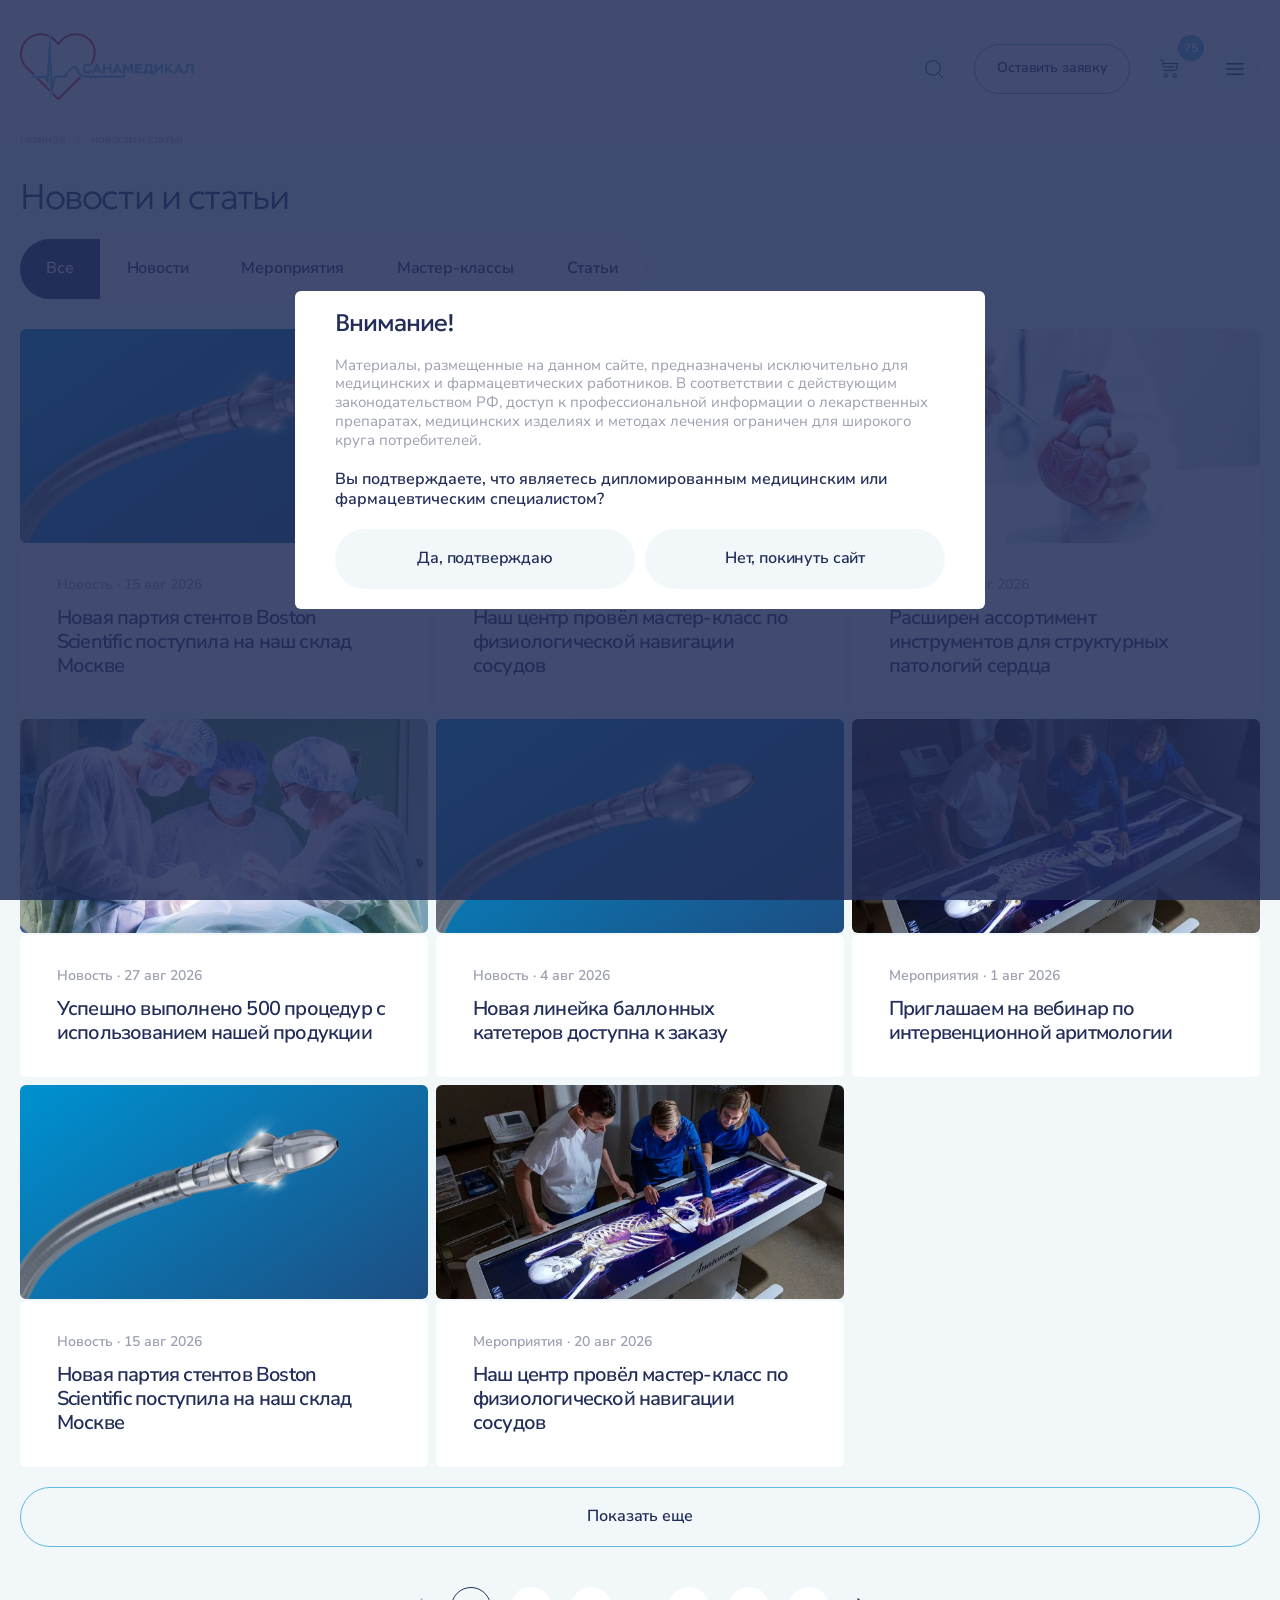
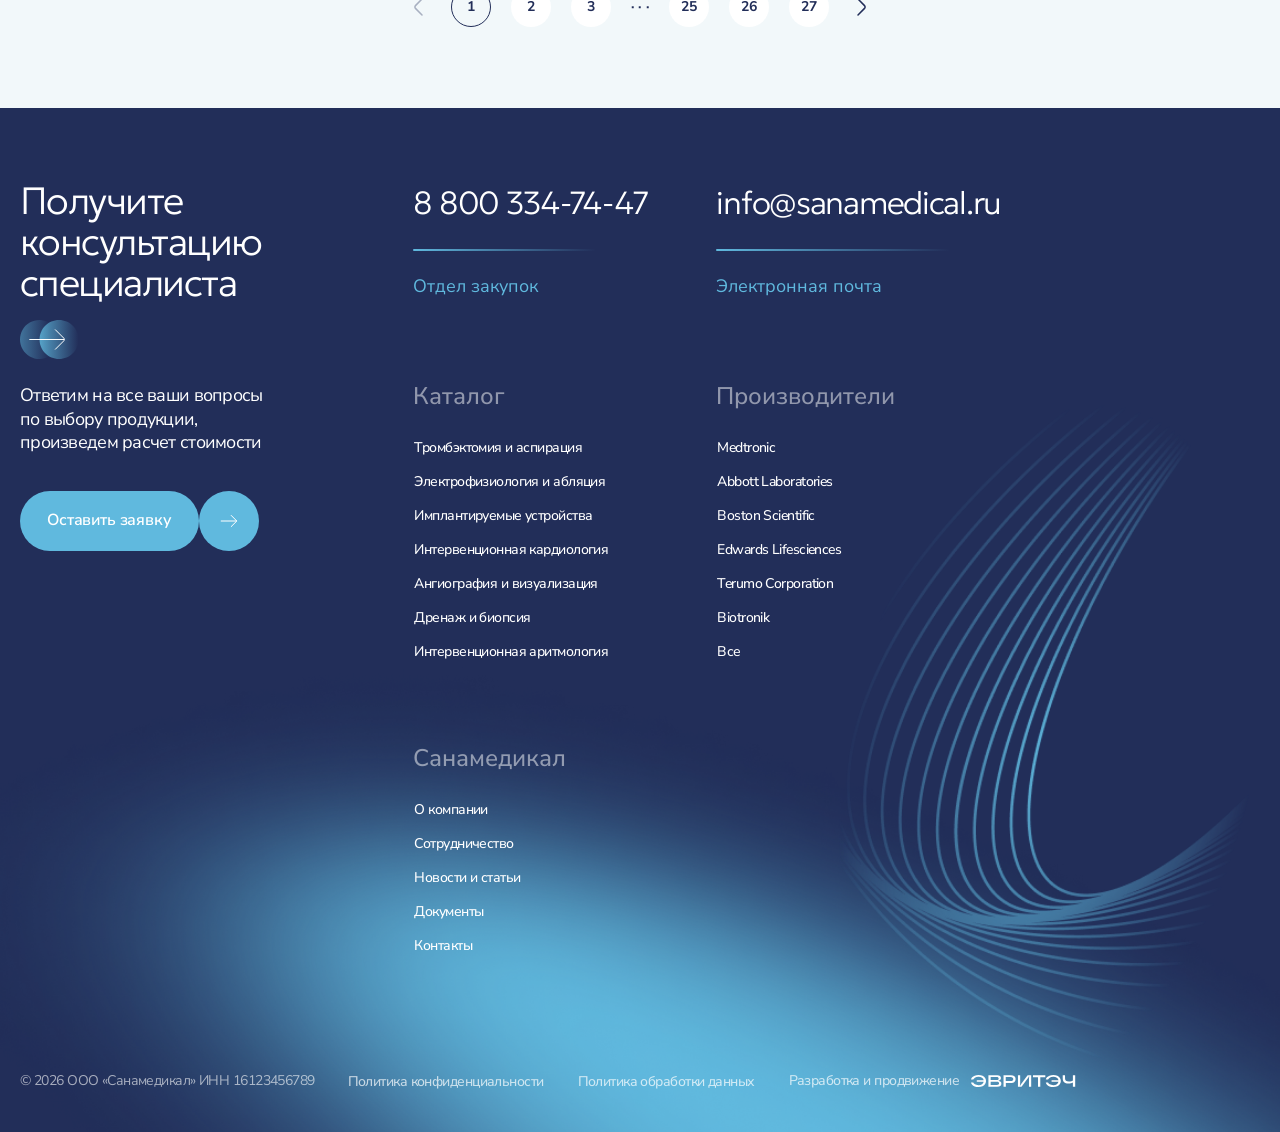
<file: news.html>
<!DOCTYPE html>
<html lang="ru">
<head>
    <meta charset="UTF-8">
    <meta name="viewport" content="width=device-width, initial-scale=1.0">
    <title>Новости и статьи — Санамедикал</title>

    <link rel="stylesheet" href="local/templates/sanamedikal/css/main.css">

    <link rel="preconnect" href="https://fonts.googleapis.com">
    <link rel="preconnect" href="https://fonts.gstatic.com" crossorigin>
    <link href="https://fonts.googleapis.com/css2?family=Nunito+Sans:ital,opsz,wght@0,6..12,200..1000;1,6..12,200..1000&display=swap" rel="stylesheet">
    <link href="https://fonts.googleapis.com/css2?family=Geologica:wght,CRSV@100..900,0&display=swap" rel="stylesheet">
    <script>if (!/(?:^|; )pro_access=1/.test(document.cookie)) { document.documentElement.classList.add('pro-gate-pending'); }</script>
</head>
<body class="page-inner">
    <header class="header header--light">
        <div class="container">
            <div class="header-wrapper flex">
                <a href="/" class="header__logo-container">
                    <img class="header__logo" src="local/templates/sanamedikal/images/logo/logo.svg" alt="Логотип Санамедикал">
                </a>

                <ul class="header__menu flex">
                    <li><a href="/" class="btn btn--link">Продукция</a></li>
                    <li><a href="/brands/" class="btn btn--link">Производители</a></li>
                    <li><a href="/about/" class="btn btn--link">Компания</a></li>
                    <li><a href="/documents/" class="btn btn--link">Документы</a></li>
                    <li><a href="/cooperation/" class="btn btn--link">Сотрудничество</a></li>
                    <li><a href="/news/" class="btn btn--link" aria-current="page">Новости</a></li>
                    <li><a href="/contacts/" class="btn btn--link">Контакты</a></li>
                </ul>

                <div class="header__actions flex gap-20 items-center">
                    <button class="btn btn--neutral btn--round" id="search-btn" aria-expanded="false" aria-controls="search-bar" aria-label="Открыть поиск">
                        <svg class="btn__icon" width="22" height="22" viewBox="0 0 22 22" fill="none" xmlns="http://www.w3.org/2000/svg">
                            <path d="M9.96863 17.1875C13.9554 17.1875 17.1874 13.9556 17.1874 9.96875C17.1874 5.98194 13.9554 2.75 9.96863 2.75C5.98182 2.75 2.74988 5.98194 2.74988 9.96875C2.74988 13.9556 5.98182 17.1875 9.96863 17.1875Z" stroke="white" stroke-linecap="round" stroke-linejoin="round" />
                            <path d="M15.0728 15.0735L19.2494 19.2501" stroke="white" stroke-linecap="round" stroke-linejoin="round" />
                        </svg>
                    </button>

                    <button type="button" class="btn btn--secondary js-request-btn">Оставить заявку</button>

                    <a href="#" class="header-actions__cart flex" id="cart-open-btn" aria-haspopup="dialog" aria-controls="cart-panel">
                        <button class="btn btn--neutral">Корзина</button>
                        <button class="btn btn--neutral btn--round">
                            <svg class="btn__icon" width="22" height="22" viewBox="0 0 22 22" fill="none" xmlns="http://www.w3.org/2000/svg">
                                <path d="M15.125 8.9375H4.46875L3.60264 2.62702C3.57384 2.46861 3.49035 2.32533 3.36674 2.22217C3.24313 2.11901 3.08723 2.0625 2.92623 2.0625H1.375" stroke="white" stroke-linecap="round" stroke-linejoin="round" />
                                <path d="M6.875 19.25C7.82424 19.25 8.59375 18.4805 8.59375 17.5312C8.59375 16.582 7.82424 15.8125 6.875 15.8125C5.92576 15.8125 5.15625 16.582 5.15625 17.5312C5.15625 18.4805 5.92576 19.25 6.875 19.25Z" stroke="white" stroke-linecap="round" stroke-linejoin="round" />
                                <path d="M15.8125 19.25C16.7617 19.25 17.5312 18.4805 17.5312 17.5312C17.5312 16.582 16.7617 15.8125 15.8125 15.8125C14.8633 15.8125 14.0938 16.582 14.0938 17.5312C14.0938 18.4805 14.8633 19.25 15.8125 19.25Z" stroke="white" stroke-linecap="round" stroke-linejoin="round" />
                                <path d="M5.375 12.375H16.165C16.487 12.375 16.7988 12.262 17.046 12.0557C17.2932 11.8493 17.4602 11.5628 17.5178 11.246L18.5625 5.5H4.125" stroke="white" stroke-linecap="round" stroke-linejoin="round" />
                            </svg>
                        </button>
                        <span class="header-actions__count" id="cart-count" aria-label="Товаров в корзине: 75">75</span>
                    </a>

                    <button class="btn btn--neutral btn--round" id="burger-btn" aria-expanded="false" aria-controls="mobile-menu" aria-label="Открыть меню">
                        <svg class="btn__icon burger-icon" width="22" height="22" viewBox="0 0 22 22" fill="none" xmlns="http://www.w3.org/2000/svg">
                            <line class="burger-icon__line burger-icon__line--top" x1="3" y1="5.78" x2="19" y2="5.78" stroke="white" stroke-width="1.6" stroke-linecap="round" />
                            <line class="burger-icon__line burger-icon__line--middle" x1="3" y1="11" x2="19" y2="11" stroke="white" stroke-width="1.6" stroke-linecap="round" />
                            <line class="burger-icon__line burger-icon__line--bottom" x1="3" y1="16.22" x2="19" y2="16.22" stroke="white" stroke-width="1.6" stroke-linecap="round" />
                        </svg>
                    </button>
                </div>
            </div>
        </div>
    </header>

    <div class="mobile-menu-overlay" id="mobile-menu-overlay"></div>
    <div class="cart-panel" id="cart-panel" data-cart-view="items" role="dialog" aria-modal="true" aria-label="Корзина">
        <div class="cart-panel__view cart-panel__view--empty" data-cart-view-panel="empty">
            <div class="cart-panel__bar">
                <h2 class="h2 cart-panel__empty-title">В вашей корзине <br>пока ничего нет</h2>
                <button type="button" class="btn btn--neutral btn--round cart-panel__close js-close-cart" aria-label="Закрыть">
                    <svg class="btn__icon" width="28" height="28" viewBox="0 0 28 28" fill="none" xmlns="http://www.w3.org/2000/svg">
                        <path d="M21.875 6.125L6.125 21.875" stroke="#222E59" stroke-linecap="round" stroke-linejoin="round" />
                        <path d="M21.875 21.875L6.125 6.125" stroke="#222E59" stroke-linecap="round" stroke-linejoin="round" />
                    </svg>
                </button>
            </div>

            <img class="cart-panel__dec" src="local/templates/sanamedikal/images/cart/cartDec.png" alt="" aria-hidden="true">

            <div class="cart-panel__empty">
                <p class="cart-panel__empty-text">Добавьте одну или несколько позиций, чтобы перейти к оформлению заказа</p>

                <div class="btn-group">
                    <a href="/catalog/" class="btn btn--primary btn--xl">Перейти в каталог</a>
                    <a href="/catalog/" class="btn btn--primary btn--round btn--xl" aria-label="Перейти в каталог">
                        <svg class="btn__icon" width="22" height="22" aria-hidden="true"><use href="#icon-arrow"></use></svg>
                    </a>
                </div>
            </div>
        </div>

        <div class="cart-panel__view cart-panel__view--items" data-cart-view-panel="items">
            <div class="cart-panel__header">
                <h2 class="cart-panel__title">Корзина · <span data-cart-count>75</span></h2>
                <div class="cart-panel__header-actions">
                    <button type="button" class="btn btn--link cart-panel__clear" data-cart-clear>
                        Очистить корзину
                        <svg width="16" height="16" viewBox="0 0 16 16" fill="none" xmlns="http://www.w3.org/2000/svg">
                            <path d="M14 3.98667C11.78 3.76667 9.54667 3.65334 7.32 3.65334C6 3.65334 4.68 3.72 3.36 3.85334L2 3.98667" stroke="#9B9FB0" stroke-linecap="round" stroke-linejoin="round" />
                            <path d="M5.66663 3.31334L5.81329 2.44C5.91996 1.80667 5.99996 1.33334 7.12663 1.33334H8.87329C9.99996 1.33334 10.0866 1.83334 10.1866 2.44667L10.3333 3.31334" stroke="#9B9FB0" stroke-linecap="round" stroke-linejoin="round" />
                            <path d="M12.5667 6.09333L12.1334 12.8067C12.06 13.8533 12 14.6667 10.14 14.6667H5.86002C4.00002 14.6667 3.94002 13.8533 3.86668 12.8067L3.43335 6.09333" stroke="#9B9FB0" stroke-linecap="round" stroke-linejoin="round" />
                            <path d="M6.88672 11H9.10672" stroke="#9B9FB0" stroke-linecap="round" stroke-linejoin="round" />
                            <path d="M6.33337 8.33334H9.66671" stroke="#9B9FB0" stroke-linecap="round" stroke-linejoin="round" />
                        </svg>
                    </button>
                    <button type="button" class="btn btn--neutral btn--round cart-panel__close js-close-cart" aria-label="Закрыть">
                        <svg class="btn__icon" width="28" height="28" viewBox="0 0 28 28" fill="none" xmlns="http://www.w3.org/2000/svg">
                            <path d="M21.875 6.125L6.125 21.875" stroke="#222E59" stroke-linecap="round" stroke-linejoin="round" />
                            <path d="M21.875 21.875L6.125 6.125" stroke="#222E59" stroke-linecap="round" stroke-linejoin="round" />
                        </svg>
                    </button>
                </div>
            </div>

            <div class="cart-panel__body">
                <ul class="cart-list" data-cart-list>
                <li class="cart-item" data-cart-item data-qty="30">
                    <img class="cart-item__media" src="local/templates/sanamedikal/images/catalog/catalogItem3.png" alt="Спирали для эмболизации Terumo Hyper 3D Soft">
                    <div class="cart-item__body">
                        <p class="cart-item__brand">Terumo</p>
                        <p class="cart-item__title">Спирали для эмболизации Terumo Hyper 3D Soft</p>
                        <span class="cart-item__model">Model: Transend™ - <span class="cart-item__model-code">M001468010</span></span>
                    </div>
                    <div class="cart-item__qty">
                        <button type="button" class="cart-item__qty-btn cart-item__qty-btn--minus" data-qty-minus aria-label="Уменьшить количество"><svg width="18" height="18" viewBox="0 0 18 18" fill="none" xmlns="http://www.w3.org/2000/svg"><path d="M2.8125 9H15.1875" stroke="currentColor" stroke-linecap="round" stroke-linejoin="round" /></svg></button>
                        <span class="cart-item__qty-value" data-qty-value>30 шт</span>
                        <button type="button" class="cart-item__qty-btn cart-item__qty-btn--plus" data-qty-plus aria-label="Увеличить количество"><svg width="18" height="18" viewBox="0 0 18 18" fill="none" xmlns="http://www.w3.org/2000/svg"><path d="M2.8125 9H15.1875" stroke="currentColor" stroke-linecap="round" stroke-linejoin="round" /><path d="M9 2.8125V15.1875" stroke="currentColor" stroke-linecap="round" stroke-linejoin="round" /></svg></button>
                    </div>
                    <button type="button" class="cart-item__remove" data-cart-remove aria-label="Удалить товар">
                        <svg width="22" height="22" viewBox="0 0 22 22" fill="none" xmlns="http://www.w3.org/2000/svg">
                            <path d="M17.1875 4.8125L4.8125 17.1875" stroke="#9B9FB0" stroke-linecap="round" stroke-linejoin="round" />
                            <path d="M17.1875 17.1875L4.8125 4.8125" stroke="#9B9FB0" stroke-linecap="round" stroke-linejoin="round" />
                        </svg>
                    </button>
                </li>
                <li class="cart-item" data-cart-item data-qty="14">
                    <img class="cart-item__media" src="local/templates/sanamedikal/images/catalog/catalogItem2.png" alt="Микрокатетеры управляемые высокопоточные Renegade Hi Flo и Renegade">
                    <div class="cart-item__body">
                        <p class="cart-item__brand">Boston Scientific</p>
                        <p class="cart-item__title">Микрокатетеры управляемые высокопоточные Renegade Hi Flo и Renegade</p>
                        <span class="cart-item__model">Model: Renegade - <span class="cart-item__model-code">L438899042</span></span>
                    </div>
                    <div class="cart-item__qty">
                        <button type="button" class="cart-item__qty-btn cart-item__qty-btn--minus" data-qty-minus aria-label="Уменьшить количество"><svg width="18" height="18" viewBox="0 0 18 18" fill="none" xmlns="http://www.w3.org/2000/svg"><path d="M2.8125 9H15.1875" stroke="currentColor" stroke-linecap="round" stroke-linejoin="round" /></svg></button>
                        <span class="cart-item__qty-value" data-qty-value>14 шт</span>
                        <button type="button" class="cart-item__qty-btn cart-item__qty-btn--plus" data-qty-plus aria-label="Увеличить количество"><svg width="18" height="18" viewBox="0 0 18 18" fill="none" xmlns="http://www.w3.org/2000/svg"><path d="M2.8125 9H15.1875" stroke="currentColor" stroke-linecap="round" stroke-linejoin="round" /><path d="M9 2.8125V15.1875" stroke="currentColor" stroke-linecap="round" stroke-linejoin="round" /></svg></button>
                    </div>
                    <button type="button" class="cart-item__remove" data-cart-remove aria-label="Удалить товар">
                        <svg width="22" height="22" viewBox="0 0 22 22" fill="none" xmlns="http://www.w3.org/2000/svg">
                            <path d="M17.1875 4.8125L4.8125 17.1875" stroke="#9B9FB0" stroke-linecap="round" stroke-linejoin="round" />
                            <path d="M17.1875 17.1875L4.8125 4.8125" stroke="#9B9FB0" stroke-linecap="round" stroke-linejoin="round" />
                        </svg>
                    </button>
                </li>
                <li class="cart-item cart-item--locked" data-cart-item data-qty="1">
                    <img class="cart-item__media" src="local/templates/sanamedikal/images/catalog/catalogItem4.png" alt="Баллонный катетер Abbot (MINI) TREK">
                    <div class="cart-item__body">
                        <p class="cart-item__brand">Abbot</p>
                        <p class="cart-item__title">Баллонный катетер Abbot (MINI) TREK</p>
                        <span class="cart-item__model">Модификацию уточним при подготовке КП</span>
                    </div>
                    <div class="cart-item__qty">
                        <button type="button" class="cart-item__qty-btn cart-item__qty-btn--minus" data-qty-minus aria-label="Уменьшить количество" disabled><svg width="18" height="18" viewBox="0 0 18 18" fill="none" xmlns="http://www.w3.org/2000/svg"><path d="M2.8125 9H15.1875" stroke="currentColor" stroke-linecap="round" stroke-linejoin="round" /></svg></button>
                        <span class="cart-item__qty-value" data-qty-value>1 шт</span>
                        <button type="button" class="cart-item__qty-btn cart-item__qty-btn--plus" data-qty-plus aria-label="Увеличить количество" disabled><svg width="18" height="18" viewBox="0 0 18 18" fill="none" xmlns="http://www.w3.org/2000/svg"><path d="M2.8125 9H15.1875" stroke="currentColor" stroke-linecap="round" stroke-linejoin="round" /><path d="M9 2.8125V15.1875" stroke="currentColor" stroke-linecap="round" stroke-linejoin="round" /></svg></button>
                    </div>
                    <button type="button" class="cart-item__remove" data-cart-remove aria-label="Удалить товар">
                        <svg width="22" height="22" viewBox="0 0 22 22" fill="none" xmlns="http://www.w3.org/2000/svg">
                            <path d="M17.1875 4.8125L4.8125 17.1875" stroke="#9B9FB0" stroke-linecap="round" stroke-linejoin="round" />
                            <path d="M17.1875 17.1875L4.8125 4.8125" stroke="#9B9FB0" stroke-linecap="round" stroke-linejoin="round" />
                        </svg>
                    </button>
                </li>
                <li class="cart-item" data-cart-item data-qty="30">
                    <img class="cart-item__media" src="local/templates/sanamedikal/images/catalog/catalogItem1.png" alt="Спирали с волокнами для эмболизации с Interlock-35">
                    <div class="cart-item__body">
                        <p class="cart-item__brand">Boston Scientific</p>
                        <p class="cart-item__title">Спирали с волокнами для эмболизации с Interlock-35</p>
                        <span class="cart-item__model">Model: Transend™ - <span class="cart-item__model-code">M001468010</span></span>
                    </div>
                    <div class="cart-item__qty">
                        <button type="button" class="cart-item__qty-btn cart-item__qty-btn--minus" data-qty-minus aria-label="Уменьшить количество"><svg width="18" height="18" viewBox="0 0 18 18" fill="none" xmlns="http://www.w3.org/2000/svg"><path d="M2.8125 9H15.1875" stroke="currentColor" stroke-linecap="round" stroke-linejoin="round" /></svg></button>
                        <span class="cart-item__qty-value" data-qty-value>30 шт</span>
                        <button type="button" class="cart-item__qty-btn cart-item__qty-btn--plus" data-qty-plus aria-label="Увеличить количество"><svg width="18" height="18" viewBox="0 0 18 18" fill="none" xmlns="http://www.w3.org/2000/svg"><path d="M2.8125 9H15.1875" stroke="currentColor" stroke-linecap="round" stroke-linejoin="round" /><path d="M9 2.8125V15.1875" stroke="currentColor" stroke-linecap="round" stroke-linejoin="round" /></svg></button>
                    </div>
                    <button type="button" class="cart-item__remove" data-cart-remove aria-label="Удалить товар">
                        <svg width="22" height="22" viewBox="0 0 22 22" fill="none" xmlns="http://www.w3.org/2000/svg">
                            <path d="M17.1875 4.8125L4.8125 17.1875" stroke="#9B9FB0" stroke-linecap="round" stroke-linejoin="round" />
                            <path d="M17.1875 17.1875L4.8125 4.8125" stroke="#9B9FB0" stroke-linecap="round" stroke-linejoin="round" />
                        </svg>
                    </button>
                </li>
            </ul>

            </div>

            <div class="cart-panel__footer">
                <button type="button" class="btn btn--primary cart-panel__submit" data-cart-checkout>Оформить заказ</button>
            </div>
        </div>

        <div class="cart-panel__view cart-panel__view--checkout" data-cart-view-panel="checkout">
            <div class="cart-panel__header">
                <h2 class="cart-panel__title">Оформить заказ</h2>
                <button type="button" class="btn btn--neutral btn--round cart-panel__close js-close-cart" aria-label="Закрыть">
                    <svg class="btn__icon" width="28" height="28" viewBox="0 0 28 28" fill="none" xmlns="http://www.w3.org/2000/svg">
                        <path d="M21.875 6.125L6.125 21.875" stroke="#222E59" stroke-linecap="round" stroke-linejoin="round" />
                        <path d="M21.875 21.875L6.125 6.125" stroke="#222E59" stroke-linecap="round" stroke-linejoin="round" />
                    </svg>
                </button>
            </div>

            <div class="cart-panel__body">

                <div class="tabs" role="tablist">
                <button type="button" class="tabs__item is-active" role="tab" aria-selected="true" data-tab="price">Запрос цены</button>
                <button type="button" class="tabs__item" role="tab" aria-selected="false" data-tab="stock">Запрос наличия</button>
                <button type="button" class="tabs__item" role="tab" aria-selected="false" data-tab="offer">Запросить КП</button>
            </div>

            <form class="modal__form cart-panel__form js-validate-form" id="cart-checkout-form" novalidate>
                <div class="modal__row">
                    <div class="field">
                        <label class="field__label" for="cart-org">Название организации</label>
                        <input type="text" class="input" id="cart-org" name="org" placeholder="ООО..." required>
                        <span class="field__line"></span>
                    </div>

                    <div class="field">
                        <label class="field__label" for="cart-inn">ИНН организации</label>
                        <input type="text" class="input" id="cart-inn" name="inn" inputmode="numeric" placeholder="4392004106" required data-validate="inn">
                        <span class="field__line"></span>
                    </div>
                </div>

                <div class="field">
                    <label class="field__label" for="cart-name">ФИО контактного лица</label>
                    <input type="text" class="input" id="cart-name" name="name" autocomplete="name" placeholder="Иванов Иван Иванович" required data-validate="name">
                    <span class="field__line"></span>
                </div>

                <div class="field">
                    <label class="field__label" for="cart-hospital">Название ЛПУ и города</label>
                    <input type="text" class="input" id="cart-hospital" name="hospital" placeholder="ГБУЗ «Морозовская ДГКБ ДЗМ», Москва" required>
                    <span class="field__line"></span>
                </div>

                <div class="modal__row">
                    <div class="field">
                        <label class="field__label" for="cart-phone">Номер телефона</label>
                        <input type="tel" class="input" id="cart-phone" name="phone" autocomplete="tel" placeholder="+7" required data-validate="phone">
                        <span class="field__line"></span>
                    </div>

                    <div class="field">
                        <label class="field__label" for="cart-email">Электронная почта</label>
                        <input type="email" class="input" id="cart-email" name="email" autocomplete="email" placeholder="company@mail.ru" required data-validate="email">
                        <span class="field__line"></span>
                    </div>
                </div>

                <div class="field">
                    <label class="field__label" for="cart-comment">Ваш комментарий</label>
                    <input type="text" class="input" id="cart-comment" name="comment" placeholder="Необходимо...">
                    <span class="field__line"></span>
                </div>

                <div class="checkbox-row">
                    <input type="checkbox" class="checkbox" id="cart-agree" name="agree" required>
                    <label class="checkbox-label" for="cart-agree">
                        <svg width="18" height="18" viewBox="0 0 18 18" fill="none" xmlns="http://www.w3.org/2000/svg">
                            <path d="M6.75 16.5H11.25C15 16.5 16.5 15 16.5 11.25V6.75C16.5 3 15 1.5 11.25 1.5H6.75C3 1.5 1.5 3 1.5 6.75V11.25C1.5 15 3 16.5 6.75 16.5Z" fill="#222E59" />
                            <path d="M6.75 16.5H11.25C15 16.5 16.5 15 16.5 11.25V6.75C16.5 3 15 1.5 11.25 1.5H6.75C3 1.5 1.5 3 1.5 6.75V11.25C1.5 15 3 16.5 6.75 16.5Z" stroke="#9B9FB0" stroke-linecap="round" stroke-linejoin="round" />
                        </svg>
                        <svg width="8" height="6" viewBox="0 0 8 6" fill="none" xmlns="http://www.w3.org/2000/svg">
                            <path d="M0.75 2.8725L2.8725 4.995L7.125 0.75" stroke="white" stroke-width="1.5" stroke-linecap="round" stroke-linejoin="round" />
                        </svg>
                    </label>
                    <div class="checkbox-text">Принимаю <a href="/policy/">условия обработки</a> персональных данных</div>
                </div>
            </form>
            </div>

            <div class="cart-panel__footer">
                <button type="submit" form="cart-checkout-form" class="btn btn--primary cart-panel__submit">Оформить заказ</button>
            </div>
        </div>
    </div>

    <div class="mobile-menu" id="mobile-menu" role="dialog" aria-modal="true" aria-label="Меню">
        <div class="mobile-menu__header">
            <span class="mobile-menu__title">Меню</span>
            <button class="btn btn--neutral btn--round" id="mobile-menu-close" aria-label="Закрыть меню">
                <svg class="btn__icon" width="16" height="16" viewBox="0 0 16 16" fill="none" xmlns="http://www.w3.org/2000/svg">
                    <path d="M12.5 3.5L3.5 12.5" stroke="#222E59" stroke-width="1.5" stroke-linecap="round" stroke-linejoin="round" />
                    <path d="M3.5 3.5L12.5 12.5" stroke="#222E59" stroke-width="1.5" stroke-linecap="round" stroke-linejoin="round" />
                </svg>
            </button>
        </div>

        <nav class="mobile-menu__nav">
            <ul class="mobile-menu__list">
                <li><a href="/" class="btn btn--link mobile-menu__link">Продукция</a></li>
                <li><a href="/brands/" class="btn btn--link mobile-menu__link">Производители</a></li>
                <li><a href="/about/" class="btn btn--link mobile-menu__link">Компания</a></li>
                <li><a href="/documents/" class="btn btn--link mobile-menu__link">Документы</a></li>
                <li><a href="/cooperation/" class="btn btn--link mobile-menu__link">Сотрудничество</a></li>
                <li><a href="/news/" class="btn btn--link mobile-menu__link" aria-current="page">Новости</a></li>
                <li><a href="/contacts/" class="btn btn--link mobile-menu__link">Контакты</a></li>
            </ul>
        </nav>

        <div class="mobile-menu__footer">
            <button type="button" class="btn btn--primary btn--block-mobile js-request-btn">Оставить заявку</button>
        </div>
    </div>

    <div class="search" id="search-bar" role="search">
        <div class="search__bar">
            <svg class="search__bar-icon" width="22" height="22" viewBox="0 0 22 22" fill="none" xmlns="http://www.w3.org/2000/svg">
                <path d="M9.96875 17.1875C13.9556 17.1875 17.1875 13.9556 17.1875 9.96875C17.1875 5.98194 13.9556 2.75 9.96875 2.75C5.98194 2.75 2.75 5.98194 2.75 9.96875C2.75 13.9556 5.98194 17.1875 9.96875 17.1875Z" stroke="#222E59" stroke-linecap="round" stroke-linejoin="round" />
                <path d="M15.0742 15.0735L19.2508 19.2501" stroke="#222E59" stroke-linecap="round" stroke-linejoin="round" />
            </svg>

            <input type="text" class="search__input" id="search-input" name="q" placeholder="Найти..." autocomplete="off">

            <a href="/search/" class="btn btn--primary search__submit" id="search-submit">Найти</a>

            <button type="button" class="btn btn--link search__clear" id="search-clear" aria-label="Очистить поле">
                <svg width="22" height="22" viewBox="0 0 22 22" fill="none" xmlns="http://www.w3.org/2000/svg">
                    <path d="M17.1875 4.8125L4.8125 17.1875" stroke="#9B9FB0" stroke-linecap="round" stroke-linejoin="round" />
                    <path d="M17.1875 17.1875L4.8125 4.8125" stroke="#9B9FB0" stroke-linecap="round" stroke-linejoin="round" />
                </svg>
            </button>
        </div>

        <div class="select__dropdown search__dropdown" id="search-dropdown">
            <ul class="search__results" id="search-results"></ul>
        </div>
    </div>

    <div class="modal" id="request-modal" role="dialog" aria-modal="true" aria-label="Оставить заявку">
        <div class="modal__header">
            <h2 class="modal__title">Оставить заявку</h2>

            <button type="button" class="modal__close js-close-request-modal" aria-label="Закрыть">
                <svg width="34" height="34" viewBox="0 0 34 34" fill="none" xmlns="http://www.w3.org/2000/svg">
                    <path d="M26.5625 7.4375L7.4375 26.5625" stroke="#222E59" stroke-linecap="round" stroke-linejoin="round" />
                    <path d="M26.5625 26.5625L7.4375 7.4375" stroke="#222E59" stroke-linecap="round" stroke-linejoin="round" />
                </svg>
            </button>

            <button type="button" class="btn btn--neutral btn--round modal__close-mobile js-close-request-modal" aria-label="Закрыть">
                <svg class="btn__icon" width="16" height="16" viewBox="0 0 16 16" fill="none" xmlns="http://www.w3.org/2000/svg">
                    <path d="M12.5 3.5L3.5 12.5" stroke="#222E59" stroke-width="1.5" stroke-linecap="round" stroke-linejoin="round" />
                    <path d="M3.5 3.5L12.5 12.5" stroke="#222E59" stroke-width="1.5" stroke-linecap="round" stroke-linejoin="round" />
                </svg>
            </button>
        </div>

        <div class="modal__body">
            <div class="tabs" role="tablist">
                <button type="button" class="tabs__item is-active" role="tab" aria-selected="true" data-tab="question">Задать вопрос</button>
                <button type="button" class="tabs__item" role="tab" aria-selected="false" data-tab="partnership">Заявка на сотрудничество</button>
            </div>

            <form class="modal__form" id="request-form" novalidate>
                <div class="field">
                    <label class="field__label" for="request-comment">Ваш комментарий</label>
                    <input type="text" class="input" id="request-comment" name="comment" placeholder="Необходимо...">
                    <span class="field__line"></span>
                </div>

                <div class="field">
                    <label class="field__label" for="request-name">ФИО контактного лица</label>
                    <input type="text" class="input" id="request-name" name="name" autocomplete="name" placeholder="Иванов Иван Иванович" required data-validate="name">
                    <span class="field__line"></span>
                </div>

                <div class="modal__row">
                    <div class="field">
                        <label class="field__label" for="request-org">Название организации</label>
                        <input type="text" class="input" id="request-org" name="org" placeholder="ООО..." required>
                        <span class="field__line"></span>
                    </div>

                    <div class="field">
                        <label class="field__label" for="request-inn">ИНН организации</label>
                        <input type="text" class="input" id="request-inn" name="inn" inputmode="numeric" placeholder="4392004106" required data-validate="inn">
                        <span class="field__line"></span>
                    </div>
                </div>

                <div class="modal__row">
                    <div class="field">
                        <label class="field__label" for="request-phone">Номер телефона</label>
                        <input type="tel" class="input" id="request-phone" name="phone" autocomplete="tel" placeholder="+7" required data-validate="phone">
                        <span class="field__line"></span>
                    </div>

                    <div class="field">
                        <label class="field__label" for="request-email">Электронная почта</label>
                        <input type="email" class="input" id="request-email" name="email" autocomplete="email" placeholder="company@mail.ru" required data-validate="email">
                        <span class="field__line"></span>
                    </div>
                </div>

                <div class="checkbox-row">
                    <input type="checkbox" class="checkbox" id="request-agree" name="agree" required>
                    <label class="checkbox-label" for="request-agree">
                        <svg width="18" height="18" viewBox="0 0 18 18" fill="none" xmlns="http://www.w3.org/2000/svg">
                            <path d="M6.75 16.5H11.25C15 16.5 16.5 15 16.5 11.25V6.75C16.5 3 15 1.5 11.25 1.5H6.75C3 1.5 1.5 3 1.5 6.75V11.25C1.5 15 3 16.5 6.75 16.5Z" fill="#222E59" />
                            <path d="M6.75 16.5H11.25C15 16.5 16.5 15 16.5 11.25V6.75C16.5 3 15 1.5 11.25 1.5H6.75C3 1.5 1.5 3 1.5 6.75V11.25C1.5 15 3 16.5 6.75 16.5Z" stroke="#9B9FB0" stroke-linecap="round" stroke-linejoin="round" />
                        </svg>
                        <svg width="8" height="6" viewBox="0 0 8 6" fill="none" xmlns="http://www.w3.org/2000/svg">
                            <path d="M0.75 2.8725L2.8725 4.995L7.125 0.75" stroke="white" stroke-width="1.5" stroke-linecap="round" stroke-linejoin="round" />
                        </svg>
                    </label>
                    <div class="checkbox-text">Принимаю <a href="/policy/">условия обработки</a> персональных данных</div>
                </div>
            </form>
        </div>

        <div class="modal__footer">
            <button type="submit" form="request-form" class="btn btn--primary modal__submit">Отправить заявку</button>
        </div>
    </div>

    <main>

        <section class="news-page" data-header-trigger>
            <div class="container news-page__container">
                <nav class="breadcrumbs" aria-label="Хлебные крошки">
                    <ol class="breadcrumbs__list">
                        <li class="breadcrumbs__item">
                            <a href="/" class="breadcrumbs__link">главная</a>
                            <svg class="breadcrumbs__sep" width="10" height="10" aria-hidden="true"><use href="#icon-chevron-right"></use></svg>
                        </li>
                        <li class="breadcrumbs__item" aria-current="page">новости и статьи</li>
                    </ol>
                </nav>

                <h1 class="h2">Новости и статьи</h1>

                <div class="tabs tabs--filter" role="tablist">
                    <button type="button" class="tabs__item is-active" role="tab" aria-selected="true" data-filter="all">Все</button>
                    <button type="button" class="tabs__item" role="tab" aria-selected="false" data-filter="news">Новости</button>
                    <button type="button" class="tabs__item" role="tab" aria-selected="false" data-filter="events">Мероприятия</button>
                    <button type="button" class="tabs__item" role="tab" aria-selected="false" data-filter="classes">Мастер-классы</button>
                    <button type="button" class="tabs__item" role="tab" aria-selected="false" data-filter="articles">Статьи</button>
                </div>
            </div>

            <div class="container">
                <ul class="news-grid">
                    <li data-category="news">
                        <a href="news-detail.html" class="news-card news-card--white">
                            <img class="news-card__image" src="local/templates/sanamedikal/images/news/news1.png" alt="" loading="lazy">
                            <div class="news-card__body">
                                <p class="news-card__meta">Новость · <time datetime="2026-08-15">15 авг 2026</time></p>
                                <h3 class="news-card__title">Новая партия стентов Boston Scientific поступила на наш склад Москве</h3>
                            </div>
                        </a>
                    </li>
                    <li data-category="events">
                        <a href="news-detail.html" class="news-card news-card--white">
                            <img class="news-card__image" src="local/templates/sanamedikal/images/news/news2.png" alt="" loading="lazy">
                            <div class="news-card__body">
                                <p class="news-card__meta">Мероприятия · <time datetime="2026-08-20">20 авг 2026</time></p>
                                <h3 class="news-card__title">Наш центр провёл мастер-класс по физиологической навигации сосудов</h3>
                            </div>
                        </a>
                    </li>
                    <li data-category="articles">
                        <a href="news-detail.html" class="news-card news-card--white">
                            <img class="news-card__image" src="local/templates/sanamedikal/images/news/news3.png" alt="" loading="lazy">
                            <div class="news-card__body">
                                <p class="news-card__meta">Новинки · <time datetime="2026-08-07">7 авг 2026</time></p>
                                <h3 class="news-card__title">Расширен ассортимент инструментов для структурных патологий сердца</h3>
                            </div>
                        </a>
                    </li>
                    <li data-category="news">
                        <a href="news-detail.html" class="news-card news-card--white">
                            <img class="news-card__image" src="local/templates/sanamedikal/images/news/news4.png" alt="" loading="lazy">
                            <div class="news-card__body">
                                <p class="news-card__meta">Новость · <time datetime="2026-08-27">27 авг 2026</time></p>
                                <h3 class="news-card__title">Успешно выполнено 500 процедур с использованием нашей продукции</h3>
                            </div>
                        </a>
                    </li>
                    <li data-category="news">
                        <a href="news-detail.html" class="news-card news-card--white">
                            <img class="news-card__image" src="local/templates/sanamedikal/images/news/news1.png" alt="" loading="lazy">
                            <div class="news-card__body">
                                <p class="news-card__meta">Новость · <time datetime="2026-08-04">4 авг 2026</time></p>
                                <h3 class="news-card__title">Новая линейка баллонных катетеров доступна к заказу</h3>
                            </div>
                        </a>
                    </li>
                    <li data-category="events">
                        <a href="news-detail.html" class="news-card news-card--white">
                            <img class="news-card__image" src="local/templates/sanamedikal/images/news/news2.png" alt="" loading="lazy">
                            <div class="news-card__body">
                                <p class="news-card__meta">Мероприятия · <time datetime="2026-08-01">1 авг 2026</time></p>
                                <h3 class="news-card__title">Приглашаем на вебинар по интервенционной аритмологии</h3>
                            </div>
                        </a>
                    </li>
                    <li data-category="news">
                        <a href="news-detail.html" class="news-card news-card--white">
                            <img class="news-card__image" src="local/templates/sanamedikal/images/news/news1.png" alt="" loading="lazy">
                            <div class="news-card__body">
                                <p class="news-card__meta">Новость · <time datetime="2026-08-15">15 авг 2026</time></p>
                                <h3 class="news-card__title">Новая партия стентов Boston Scientific поступила на наш склад Москве</h3>
                            </div>
                        </a>
                    </li>
                    <li data-category="events">
                        <a href="news-detail.html" class="news-card news-card--white">
                            <img class="news-card__image" src="local/templates/sanamedikal/images/news/news2.png" alt="" loading="lazy">
                            <div class="news-card__body">
                                <p class="news-card__meta">Мероприятия · <time datetime="2026-08-20">20 авг 2026</time></p>
                                <h3 class="news-card__title">Наш центр провёл мастер-класс по физиологической навигации сосудов</h3>
                            </div>
                        </a>
                    </li>
                </ul>
                <p class="docs__empty" hidden>Ничего не найдено</p>

                <button type="button" class="btn btn--secondary btn--xl docs__more">Показать еще</button>

                <nav class="pagination" aria-label="Страницы">
                    <a href="?page=1" class="pagination__arrow pagination__arrow--prev" aria-label="Предыдущая страница"><svg aria-hidden="true"><use href="#icon-page-arrow"></use></svg></a>
                    <a href="?page=1" class="pagination__item is-active" aria-current="page">1</a>
                    <a href="?page=2" class="pagination__item">2</a>
                    <a href="?page=3" class="pagination__item">3</a>
                    <span class="pagination__dots" aria-hidden="true">· · ·</span>
                    <a href="?page=25" class="pagination__item">25</a>
                    <a href="?page=26" class="pagination__item">26</a>
                    <a href="?page=27" class="pagination__item">27</a>
                    <a href="?page=2" class="pagination__arrow pagination__arrow--next" aria-label="Следующая страница"><svg aria-hidden="true"><use href="#icon-page-arrow"></use></svg></a>
                </nav>
            </div>
        </section>
    </main>

    <footer class="footer">
        <div class="container">
            <div class="footer__top">
                <div class="footer__cta">
                    <h2 class="h2 footer__title">Получите консультацию специалиста</h2>
                    <img class="footer__icon" src="local/templates/sanamedikal/images/footer/footerIcon.svg" width="59" height="39" alt="" aria-hidden="true">
                    <p class="footer__text">Ответим на все ваши вопросы по выбору продукции, произведем расчет стоимости</p>
                    <div class="btn-group">
                        <button type="button" class="btn btn--primary js-request-btn">Оставить заявку</button>
                        <button type="button" class="btn btn--primary btn--round js-request-btn" aria-label="Оставить заявку">
                            <svg class="btn__icon" width="22" height="22" aria-hidden="true"><use href="#icon-arrow"></use></svg>
                        </button>
                    </div>
                </div>

                <div class="footer__info">
                    <div class="footer__contacts">
                        <div class="footer__contact">
                            <a href="tel:88003347447" class="footer__phone">8 800 334-74-47</a>
                            <span class="footer__label">Отдел закупок</span>
                        </div>
                        <div class="footer__contact">
                            <a href="mailto:info@sanamedical.ru" class="footer__email">info@sanamedical.ru</a>
                            <span class="footer__label">Электронная почта</span>
                        </div>
                    </div>

                    <nav class="footer__nav" aria-label="Навигация по сайту">
                        <div class="footer__col">
                            <h3 class="footer__col-title">
                                <button type="button" class="footer__col-toggle" aria-controls="footer-col-catalog">
                                    <span>Каталог</span>
                                    <svg class="footer__col-arrow" width="22" height="22" aria-hidden="true"><use href="#icon-chevron"></use></svg>
                                </button>
                            </h3>
                            <div class="footer__col-body" id="footer-col-catalog">
                            <ul>
                                <li><a href="/catalog/thrombectomy/" class="btn btn--link btn--link--secondary">Тромбэктомия и аспирация</a></li>
                                <li><a href="/catalog/electrophysiology/" class="btn btn--link btn--link--secondary">Электрофизиология и абляция</a></li>
                                <li><a href="/catalog/implantable/" class="btn btn--link btn--link--secondary">Имплантируемые устройства</a></li>
                                <li><a href="/catalog/interventional-cardiology/" class="btn btn--link btn--link--secondary">Интервенционная кардиология</a></li>
                                <li><a href="/catalog/angiography/" class="btn btn--link btn--link--secondary">Ангиография и визуализация</a></li>
                                <li><a href="/catalog/drainage/" class="btn btn--link btn--link--secondary">Дренаж и биопсия</a></li>
                                <li><a href="/catalog/arrhythmology/" class="btn btn--link btn--link--secondary">Интервенционная аритмология</a></li>
                            </ul>
                            </div>
                        </div>
                        <div class="footer__col">
                            <h3 class="footer__col-title">
                                <button type="button" class="footer__col-toggle" aria-controls="footer-col-brands">
                                    <span>Производители</span>
                                    <svg class="footer__col-arrow" width="22" height="22" aria-hidden="true"><use href="#icon-chevron"></use></svg>
                                </button>
                            </h3>
                            <div class="footer__col-body" id="footer-col-brands">
                            <ul>
                                <li><a href="/brands/medtronic/" class="btn btn--link btn--link--secondary">Medtronic</a></li>
                                <li><a href="/brands/abbott/" class="btn btn--link btn--link--secondary">Abbott Laboratories</a></li>
                                <li><a href="/brands/boston/" class="btn btn--link btn--link--secondary">Boston Scientific</a></li>
                                <li><a href="/brands/edwards/" class="btn btn--link btn--link--secondary">Edwards Lifesciences</a></li>
                                <li><a href="/brands/terumo/" class="btn btn--link btn--link--secondary">Terumo Corporation</a></li>
                                <li><a href="/brands/biotronik/" class="btn btn--link btn--link--secondary">Biotronik</a></li>
                                <li><a href="/brands/" class="btn btn--link btn--link--secondary">Все</a></li>
                            </ul>
                            </div>
                        </div>
                        <div class="footer__col">
                            <h3 class="footer__col-title">
                                <button type="button" class="footer__col-toggle" aria-controls="footer-col-company">
                                    <span>Санамедикал</span>
                                    <svg class="footer__col-arrow" width="22" height="22" aria-hidden="true"><use href="#icon-chevron"></use></svg>
                                </button>
                            </h3>
                            <div class="footer__col-body" id="footer-col-company">
                            <ul>
                                <li><a href="/company/" class="btn btn--link btn--link--secondary">О компании</a></li>
                                <li><a href="/cooperation/" class="btn btn--link btn--link--secondary">Сотрудничество</a></li>
                                <li><a href="/news/" class="btn btn--link btn--link--secondary">Новости и статьи</a></li>
                                <li><a href="/documents/" class="btn btn--link btn--link--secondary">Документы</a></li>
                                <li><a href="/contacts/" class="btn btn--link btn--link--secondary">Контакты</a></li>
                            </ul>
                            </div>
                        </div>
                    </nav>
                </div>
            </div>

            <div class="footer__bottom">
                <span class="footer__copy">© 2026 ООО «Санамедикал» ИНН 16123456789</span>
                <a href="/policy/" class="btn btn--link btn--link--secondary">Политика конфиденциальности</a>
                <a href="/agreement/" class="btn btn--link btn--link--secondary">Политика обработки данных</a>
                <a href="https://every-tech.ru/" class="btn btn--link btn--link--secondary footer__dev" target="_blank" rel="noopener">Разработка и продвижение <img class="footer__dev-logo" src="local/templates/sanamedikal/images/footer/evritech.svg" width="105" height="12" alt="ЭВРИТЭЧ"></a>
            </div>
        </div>
    </footer>

    <svg width="0" height="0" style="position:absolute" aria-hidden="true" focusable="false">
        <symbol id="icon-page-arrow" viewBox="0 0 24 24" fill="none">
            <path d="M14.9998 19.9201L8.47984 13.4001C7.70984 12.6301 7.70984 11.3701 8.47984 10.6001L14.9998 4.08008" stroke="currentColor" stroke-width="1.5" stroke-miterlimit="10" stroke-linecap="round" stroke-linejoin="round" />
        </symbol>
        <symbol id="icon-arrow" viewBox="0 0 22 22" fill="none">
            <path d="M13.2266 5.43579L18.7907 11L13.2266 16.5641" stroke="currentColor" stroke-miterlimit="10" stroke-linecap="round" stroke-linejoin="round" />
            <path d="M3.20703 11H18.6345" stroke="currentColor" stroke-miterlimit="10" stroke-linecap="round" stroke-linejoin="round" />
        </symbol>
        <symbol id="icon-chevron" viewBox="0 0 22 22" fill="none">
            <path d="M5.5 8.25L11 13.75L16.5 8.25" stroke="currentColor" stroke-linecap="round" stroke-linejoin="round" />
        </symbol>
        <symbol id="icon-check" viewBox="0 0 28 28" fill="none">
            <circle cx="14" cy="14" r="11.5" stroke="currentColor" />
            <path d="M9 14.5l3.5 3.5L19 10.5" stroke="currentColor" stroke-linecap="round" stroke-linejoin="round" />
        </symbol>
        <symbol id="icon-chevron-right" viewBox="0 0 10 10" fill="none">
            <path d="M4 2.25L6.75 5.5L4 8.75" stroke="currentColor" stroke-linecap="round" stroke-linejoin="round" />
        </symbol>
        <symbol id="icon-max" viewBox="0 0 16 16" fill="currentColor">
            <path d="M8.17 15.95C6.6 15.95 5.87 15.72 4.6 14.8C3.8 15.84 1.26 16.65 1.15 15.26C1.15 14.22 0.92 13.35 0.66 12.39C0.35 11.2 0 9.89 0 7.98C0 3.43 3.72 0 8.13 0C12.54 0 16 3.6 16 8.02C16.01 10.12 15.19 12.13 13.72 13.62C12.25 15.1 10.26 15.94 8.17 15.95ZM8.24 3.94C6.09 3.83 4.42 5.32 4.05 7.66C3.74 9.6 4.28 11.96 4.75 12.08C4.97 12.13 5.52 11.68 5.87 11.33C6.45 11.73 7.12 11.97 7.81 12.03C8.88 12.08 9.93 11.71 10.73 10.99C11.53 10.27 12.02 9.27 12.09 8.2C12.13 7.12 11.75 6.08 11.03 5.28C10.31 4.48 9.31 4 8.24 3.94L8.24 3.94Z" fill-rule="evenodd" clip-rule="evenodd" />
        </symbol>
        <symbol id="icon-telegram" viewBox="0 0 16 16" fill="currentColor">
            <path d="M8 0C12.42 0 16 3.58 16 8C16 12.42 12.42 16 8 16C3.58 16 0 12.42 0 8C0 3.58 3.58 0 8 0ZM11.27 4.82C10.97 4.82 10.51 4.98 8.29 5.91C7.51 6.23 5.95 6.9 3.62 7.92C3.24 8.07 3.04 8.21 3.03 8.36C2.99 8.63 3.39 8.72 3.89 8.88C4.3 9.02 4.85 9.17 5.13 9.18C5.39 9.18 5.68 9.08 6 8.86C8.18 7.39 9.3 6.64 9.38 6.63C9.43 6.62 9.49 6.6 9.54 6.64C9.59 6.68 9.58 6.76 9.58 6.78C9.54 6.95 7.49 8.81 7.38 8.94C6.92 9.4 6.41 9.69 7.2 10.21C7.88 10.66 8.28 10.95 8.99 11.41C9.44 11.71 9.79 12.05 10.26 12.01C10.47 11.99 10.69 11.79 10.8 11.19C11.07 9.78 11.59 6.71 11.71 5.44C11.72 5.33 11.71 5.19 11.69 5.13C11.68 5.06 11.66 4.97 11.58 4.91C11.48 4.83 11.34 4.82 11.27 4.82Z" />
        </symbol>
        <symbol id="icon-whatsapp" viewBox="0 0 16 16" fill="currentColor">
            <path d="M0 16C0.17 15.37 0.34 14.77 0.5 14.18C0.69 13.46 0.89 12.74 1.08 12.01C1.1 11.94 1.09 11.85 1.06 11.78C0.29 10.39 -0.04 8.89 0.09 7.31C0.28 5.05 1.28 3.19 3.03 1.75C4.01 0.95 5.17 0.4 6.41 0.16C10.12 -0.58 13.69 1.32 15.22 4.66C15.79 5.91 16.01 7.22 15.9 8.58C15.64 12.01 13.1 14.92 9.75 15.67C7.86 16.09 6.05 15.84 4.32 14.97C4.25 14.93 4.16 14.92 4.08 14.94C2.78 15.28 1.49 15.61 0.2 15.95C0.15 15.97 0.09 15.98 0 16ZM1.92 14.11C1.99 14.09 2.05 14.08 2.11 14.06C2.81 13.88 3.51 13.7 4.21 13.51C4.35 13.47 4.46 13.49 4.58 13.56C6.11 14.47 7.75 14.74 9.48 14.35C13.19 13.51 15.43 9.6 14.29 5.98C13.25 2.68 9.95 0.77 6.57 1.51C3.77 2.12 1.56 4.56 1.42 7.65C1.36 8.93 1.64 10.14 2.31 11.23C2.52 11.57 2.56 11.86 2.43 12.24C2.23 12.84 2.09 13.47 1.92 14.11L1.92 14.11Z" />
            <path d="M3.95 6.15C3.97 5.48 4.22 4.94 4.69 4.48C4.76 4.41 4.84 4.36 4.93 4.32C5.02 4.28 5.12 4.27 5.22 4.27C5.33 4.27 5.44 4.28 5.55 4.27C5.78 4.25 5.92 4.36 6 4.56C6.22 5.09 6.45 5.61 6.65 6.14C6.69 6.24 6.66 6.4 6.61 6.49C6.46 6.72 6.29 6.94 6.12 7.15C6.01 7.28 6 7.4 6.09 7.55C6.73 8.63 7.63 9.42 8.81 9.89C8.97 9.95 9.1 9.93 9.21 9.79C9.41 9.54 9.61 9.3 9.8 9.05C9.91 8.9 10.04 8.85 10.21 8.92C10.77 9.19 11.34 9.46 11.9 9.74C11.96 9.77 12.01 9.86 12.01 9.93C12.04 10.52 11.86 11.02 11.34 11.36C10.69 11.79 10 11.83 9.27 11.62C7.4 11.09 6.01 9.92 4.89 8.38C4.52 7.87 4.18 7.34 4.04 6.72C4 6.53 3.98 6.34 3.95 6.15Z" />
        </symbol>
    </svg>
    <!-- Обязательное предупреждение для медицинских и фармацевтических работников -->
    <div class="pro-gate" id="pro-gate" role="alertdialog" aria-modal="true" aria-labelledby="pro-gate-title" aria-describedby="pro-gate-text">
        <div class="pro-gate__dialog">
            <h2 class="pro-gate__title" id="pro-gate-title">Внимание!</h2>
            <p class="pro-gate__text" id="pro-gate-text">Материалы, размещенные на данном сайте, предназначены исключительно для медицинских и фармацевтических работников. В соответствии с действующим законодательством РФ, доступ к профессиональной информации о лекарственных препаратах, медицинских изделиях и методах лечения ограничен для широкого круга потребителей.</p>
            <p class="pro-gate__question">Вы подтверждаете, что являетесь дипломированным медицинским или фармацевтическим специалистом?</p>
            <div class="pro-gate__actions">
                <button type="button" class="btn btn--neutral btn--xl" data-pro-gate-confirm>Да, подтверждаю</button>
                <a href="https://yandex.ru" class="btn btn--neutral btn--xl" rel="noopener">Нет, покинуть сайт</a>
            </div>
        </div>
    </div>


    <script src="local/templates/sanamedikal/js/main.js"></script>
</body>
</html>
</file>
<file: local/templates/sanamedikal/css/main.css>
@import url('variables.css');
@import url('base.css');

/* HEADER */
.header {
    position: absolute;
    z-index: 10;
    top: 0;
    left: 0;
    right: 0;
    padding-top: 50px;
}

.header.header--fixed {
    position: fixed;
    background: var(--white);
    padding-top: 30px;
    padding-bottom: 30px;
    animation: header-slide-down .4s ease both;
}

@keyframes header-slide-down {
    from {
        transform: translateY(-100%);
    }

    to {
        transform: none;
    }
}

.header.header--fixed.header--hiding {
    animation: header-slide-up .2s ease both;
}

@keyframes header-slide-up {
    from {
        transform: none;
    }

    to {
        transform: translateY(-100%);
    }
}

body.is-locked .header {
    width: calc(100% - var(--scrollbar-width, 0px));
}

.header .container{
    max-width: 1640px;
}

.header__logo-container{
    display: block;
    aspect-ratio: 208.53/84;
    height: 84px;
    margin-right: 51.47px;
}

.header__logo{
    width: 100%;
    height: 100%;
    object-fit: cover;
}

.header__menu{
    align-items: center;
    gap: 36px;
    padding-top: 33px;
    height: fit-content;
}

.header.header:not(.header--fixed) .header__menu .btn--link{
    color: var(--white);
}

@media (any-hover: hover) {
    .header.header:not(.header--fixed) .header__menu .btn--link:hover:not(:disabled) { color: var(--accent); }
}

.header__actions{
    padding-top: 20px;
    margin-left: auto;
    height: fit-content;
}

.header:not(.header--fixed) .btn--neutral{
    background: var(--white-subtle);
    backdrop-filter: blur(14px);
    color: var(--white);
}

.header:not(.header--fixed) .btn--secondary:not(:hover),
.header:not(.header--fixed) .btn--secondary:disabled{
    background: transparent;
    color: var(--white);
}

@media(any-hover: hover){
    .header:not(.header--fixed) .btn--neutral:hover{
        background: var(--white-subtle-hover);
    }

    .header:not(.header--fixed) .header-actions__cart:hover .btn--neutral{
        background: var(--white-subtle-hover);
    }

    .header.header--fixed .header-actions__cart:hover .btn--neutral{
        background: var(--control-hover);
    }
}

.header.header--fixed .btn__icon path,
.header.header--fixed .btn__icon line {
    stroke: var(--text-primary);
}

#burger-btn {
    display: none;
}

.burger-icon__line {
    transform-box: fill-box;
    transform-origin: center;
    transition: transform .3s ease, opacity .2s ease;
}

#burger-btn.is-open .burger-icon__line--top {
    transform: translateY(5.2px) rotate(45deg);
}

#burger-btn.is-open .burger-icon__line--middle {
    opacity: 0;
}

#burger-btn.is-open .burger-icon__line--bottom {
    transform: translateY(-5.2px) rotate(-45deg);
}

@media(max-width: 1625px){
    .header-actions__cart .btn--neutral:first-child{
        display: none;
    }
}
@media(max-width: 1560px){
    .header__logo-container {
        height: 70px;
    }

    .header__menu{
        padding-top: 26px;
    }

    .header__actions {
        padding-top: 14px;
    }
}
@media(max-width: 1510px){
    .header__logo-container {
        margin-right: 30px;
    }

    .header__actions {
        gap: 15px;
    }

    .header__menu{
        gap: 25px;
    }
}
@media(max-width: 1390px){
    .header {
        padding-top: 30px;
    }

    .header__menu {
        display: none;
    }

    #burger-btn {
        display: inline-flex;
    }
}
@media(max-width: 991px){
    .header__logo-container{
        height: 60px;
        margin-right: 0;
    }

    .header__actions{
        padding-top: 0;
        margin-left: 0;
        gap: 10px;
    }

    .header-wrapper{
        align-items: center;
        justify-content: space-between;
    }
}
@media(max-width: 600px){
    .header, .header.header--fixed {
        padding-top: 20px;
    }

    .header.header--fixed{
        padding-bottom: 20px;
    }

    .header__actions .btn--secondary{
        display: none;
    }

    .header__logo-container{
        height: 55px;
    }
}

@media(max-width: 360px){
    .header__logo-container{
        height: 45px;
    }

    .header__actions{
        gap: 6px;
    }
}

/* MOBILE MENU */
.mobile-menu-overlay {
    position: fixed;
    inset: 0;
    background: rgba(34, 46, 89, 0.6);
    opacity: 0;
    visibility: hidden;
    z-index: 90;
    transition: opacity .3s ease, visibility .3s ease;
}

.mobile-menu-overlay.is-open {
    opacity: 1;
    visibility: visible;
}

.mobile-menu {
    display: none;
    flex-direction: column;
    position: fixed;
    background: var(--white);
    z-index: 91;
    opacity: 0;
    visibility: hidden;
    transition: opacity .3s ease, visibility .3s ease, transform .3s ease;
}

.mobile-menu__header {
    display: flex;
    align-items: center;
    justify-content: space-between;
    flex-shrink: 0;
    padding: 24px;
}

.mobile-menu__title {
    font-size: var(--fs-h5);
    font-weight: 700;
    color: var(--text-primary);
}

.mobile-menu__nav {
    flex: 1;
    min-height: 0;
    overflow-y: auto;
    padding-inline: 24px;
    scrollbar-width: thin;
    scrollbar-color: var(--border) transparent;
}

.mobile-menu__nav::-webkit-scrollbar {
    width: 4px;
}

.mobile-menu__nav::-webkit-scrollbar-track {
    background: transparent;
}

.mobile-menu__nav::-webkit-scrollbar-thumb {
    background: var(--border);
    border-radius: var(--radius-full);
}

.mobile-menu__list {
    display: flex;
    flex-direction: column;
}

.mobile-menu__link {
    display: block;
    width: 100%;
    padding-block: 14px;
    border-radius: 0;
}

.mobile-menu__list li:last-child .mobile-menu__link {
    border-bottom: none;
}

.mobile-menu__footer {
    flex-shrink: 0;
    padding: 24px;
}

.mobile-menu__footer .btn {
    width: 100%;
}


@media(max-width: 1390px) and (min-width: 992px){
    .mobile-menu {
        display: flex;
        top: 115px;
        right: 20px;
        width: min(320px, calc(100vw - 48px));
        max-height: calc(100vh - 120px);
        border-radius: var(--radius-l);
        box-shadow: var(--shadow-l);
        transform: translateY(-16px) scale(.97);
        transform-origin: top right;
    }

    .mobile-menu.is-open {
        opacity: 1;
        visibility: visible;
        transform: translateY(0) scale(1);
    }

    .mobile-menu__header,
    .mobile-menu__footer {
        display: none;
    }

    .mobile-menu__nav {
        padding: 8px 20px;
    }

    .mobile-menu-overlay[data-for="menu"] {
        display: none;
    }
}

@media(max-width: 991px){
    .mobile-menu {
        display: flex;
        left: 0;
        right: 0;
        bottom: 0;
        max-height: calc(100dvh - 52px);
        border-radius: 24px 24px 0 0;
        transform: translateY(100%);
    }

    .mobile-menu.is-open {
        opacity: 1;
        visibility: visible;
        transform: translateY(0);
    }

    .mobile-menu__header {
        padding: 20px 16px 16px;
    }

    .mobile-menu__header .btn{
        height: 40px;
    }

    .mobile-menu__header .btn__icon{
        width: 18px;
        height: 18px;
    }

    .mobile-menu__nav {
        padding-inline: 16px;
    }

    .mobile-menu__footer {
        padding: 20px 16px 24px;
    }

    .mobile-menu__link{
        font-size: var(--fs-body-m);
        line-height: 22px;
        border-bottom: 1px solid var(--border);
    }
}

/* SEARCH */
.search {
    position: fixed;
    z-index: 92;
    display: flex;
    flex-direction: column;
    opacity: 0;
    visibility: hidden;
    transition: opacity .25s ease, visibility .25s ease;
}

.search.is-open {
    opacity: 1;
    visibility: visible;
}

.search__bar {
    position: relative;
    display: flex;
    align-items: center;
    gap: 10px;
    height: var(--control-height-l);
    padding-inline: 14px;
    background: var(--white);
    border: 1px solid #d4d8e6;
    border-radius: 25px;
}

.search__bar-icon {
    flex-shrink: 0;
}

.search__input {
    flex: 1;
    min-width: 0;
    font-size: var(--fs-body-m);
    line-height: 22px;
    font-weight: 500;
    color: var(--text-primary);
}

.search__input::placeholder {
    color: var(--text-tertiary);
}

.search__submit {
    display: none;
    flex-shrink: 0;
    height: 40px;
    padding: 10px 18px;
    font-size: var(--fs-body-s);
    line-height: 17px;
    font-weight: 500;
}

.search__bar.has-value .search__submit {
    display: inline-flex;
}

.search__clear {
    flex-shrink: 0;
    width: 22px;
    height: 22px;
}

@media (any-hover: hover) {
    .search__clear:hover svg path{
        stroke: var(--text-primary);
    }
}

.search__dropdown {
    max-height: 360px;
    overflow-y: auto;
    scrollbar-width: thin;
    scrollbar-color: var(--border) transparent;
    border-radius: 25px;
    transform: none;
    transition: opacity .3s ease, visibility .3s ease;
}

.search__dropdown.is-open {
    transform: none;
}

.search__dropdown::-webkit-scrollbar {
    width: 4px;
}

.search__dropdown::-webkit-scrollbar-track {
    background: transparent;
}

.search__dropdown::-webkit-scrollbar-thumb {
    background: var(--border);
    border-radius: var(--radius-full);
}

.search__results {
    display: flex;
    flex-direction: column;
}

.search__result {
    width: 100%;
    gap: 12px;
    height: 34px;
    padding-inline: 5px;
}

.search__result-icon {
    display: flex;
    align-items: center;
    justify-content: center;
    width: 24px;
    height: 24px;
    flex-shrink: 0;
    border-radius: var(--radius-full);
    background: var(--control);
}

@media (any-hover: hover) {
    .search__result:hover .search__result-icon {
        background: var(--white);
    }
}

.search__empty {
    padding: 8px 15px;
    height: 30px;
    display: flex;
    align-items: center;
    font-size: var(--fs-body-s);
    color: var(--text-secondary);
}

@media(max-width: 991px){
    .search__bar{
        height: 62px;
    }
}

@media(max-width: 600px){
    .search__bar{
        height: 57px;
    }
}

@media(max-width: 480px){
    .search__bar {
        height: 52px;
        gap: 8px;
        padding-inline: 16px;
    }

    .search__input {
        font-size: var(--fs-body-m);
    }

    .search__submit {
        padding-inline: 16px;
        font-size: var(--fs-body-s);
    }
}

@media(max-width: 360px){
    .search__bar{
        height: 47px;
    }
}

/* TABS */
.tabs {
    display: inline-flex;
    border-radius: 30px;
    background: var(--control);
    overflow: hidden;
}

.tabs__item {
    height: 60px;
    padding-inline: 26px;
    font-size: var(--fs-body-m);
    line-height: 19px;
    font-weight: 600;
    letter-spacing: -0.01em;
    color: var(--text-primary);
    white-space: nowrap;
    transition: background-color .2s ease, color .2s ease;
}

.tabs__item.is-active {
    background: var(--text-primary);
    color: var(--white);
}

@media(any-hover: hover){
    .tabs__item:hover:not(.is-active) {
        background: var(--control-hover);
    }
}

@media(max-width: 480px){
    .tabs:not(.tabs--filter) {
        flex-wrap: wrap;
    }

    .tabs:not(.tabs--filter) .tabs__item {
        flex: 1;
        text-align: center;
    }
}

@media(max-width: 655px){
    .tabs--filter {
        flex-wrap: wrap;
    }

    .tabs--filter .tabs__item {
        flex: 1;
        text-align: center;
    }
}

/* MODAL (оставить заявку) */
.modal {
    position: fixed;
    z-index: 93;
    display: flex;
    flex-direction: column;
    top: 50%;
    left: 50%;
    transform: translate(-50%, -50%);
    width: 846px;
    max-width: calc(100vw - 40px);
    max-height: 90vh;
    background: var(--white);
    border-radius: 6px;
    box-shadow: 0 14px 44px rgba(34, 46, 89, 0.3);
    overflow: hidden;
    opacity: 0;
    visibility: hidden;
    transition: opacity .25s ease, visibility .25s ease;
}

.modal.is-open {
    opacity: 1;
    visibility: visible;
}

.modal__header {
    display: flex;
    align-items: center;
    justify-content: space-between;
    gap: 24px;
    flex-shrink: 0;
    padding: 38px 50px 0;
}

.modal__title {
    font-family: var(--font-heading);
    font-weight: 200;
    font-size: 48px;
    line-height: 60px;
    letter-spacing: -0.04em;
    color: var(--text-primary);
}

.modal__close {
    flex-shrink: 0;
    background: none;
    border: none;
    padding: 0;
    display: flex;
    color: var(--text-primary);
    cursor: pointer;
    transition: opacity .2s ease;
}

@media (any-hover: hover) {
    .modal__close:hover {
        opacity: .6;
    }
}

.modal__close-mobile {
    display: none;
}

.modal__body {
    flex: 1;
    min-height: 0;
    overflow-y: auto;
    padding: 32px 50px 30px;
    scrollbar-width: thin;
    scrollbar-color: var(--border) transparent;
}

.modal__body::-webkit-scrollbar {
    width: 4px;
}

.modal__body::-webkit-scrollbar-track {
    background: transparent;
}

.modal__body::-webkit-scrollbar-thumb {
    background: var(--border);
    border-radius: var(--radius-full);
}

.modal__form {
    display: flex;
    flex-direction: column;
    gap: 30px;
    margin-top: 40px;
}

.modal__row {
    display: flex;
    gap: 20px;
}

.modal__row .field {
    flex: 1;
    min-width: 0;
}

.modal__footer {
    flex-shrink: 0;
    padding: 0 50px 50px;
}

.modal__submit {
    width: 100%;
}

@media(max-width: 991px){
    .modal {
        top: auto;
        left: 0;
        right: 0;
        bottom: 0;
        transform: translateY(100%);
        width: 100%;
        max-width: 100%;
        max-height: calc(100dvh - 52px);
        border-radius: 24px 24px 0 0;
        box-shadow: none;
        transition: opacity .3s ease, visibility .3s ease, transform .3s ease;
    }

    .modal.is-open {
        transform: translateY(0);
    }

    .modal__header {
        padding: 20px 16px 16px;
    }

    .modal__title {
        font-size: 24px;
        line-height: 28px;
    }

    .modal__close {
        display: none;
    }

    .modal__close-mobile {
        display: inline-flex;
        width: 40px;
        height: 40px;
    }

    .modal__close-mobile .btn__icon {
        width: 18px;
        height: 18px;
    }

    .modal__body {
        padding: 0 16px 14px;
    }

    .modal__row {
        flex-direction: column;
        gap: 24px;
    }

    .modal__footer {
        padding: 20px 16px 24px;
    }

    .tabs__item {
        height: 45px;
        padding-inline: 20px;
        font-size: var(--fs-body-s);
    }

    .modal__form {
        gap: 20px;
        margin-top: 24px;
    }
}

@media(max-width: 385px){
    .tabs:not(.tabs--filter){
        flex-direction: column;
        padding: 4px;
        width: 100%;
    }

    .tabs:not(.tabs--filter) .tabs__item{
        border-radius: 24px;
        width: 100%;
        min-height: 45px;
    }
}

/* HERO SECTION */
.hero-section {
    background: var(--accent) radial-gradient(42.8% 43.92% at 52.36% 57.26%, rgba(34, 46, 89, 0.4) 0%, rgba(34, 46, 89, 0.94) 100%);
    height: 840px;
    padding-bottom: 70px;
    overflow: hidden;
}

.hero-section .container{
    height: 100%;
    max-width: 1640px;
}

.hero-slider{
    position: relative;
    height: 100%;
    align-content: flex-end;
}

.hero-slide{
    position: absolute;
    inset: 0;
    display: grid;
    grid-template-columns: repeat(2, 1fr);
    align-content: flex-end;
    gap: 108px;
    opacity: 0;
    visibility: hidden;
    pointer-events: none;
    transition: opacity .6s ease, visibility .6s ease;
}

.hero-slide.is-active{
    opacity: 1;
    visibility: visible;
    pointer-events: auto;
    z-index: 1;
}

.hero-slide--video .hero__slide-decoration{
    transform: rotate(180deg);
}

.hero-slide__media{
    position: absolute;
    top: 0;
    bottom: -70px;
    left: 50%;
    width: 100vw;
    transform: translateX(-50%);
    overflow: hidden;
    z-index: -3;
}

.hero-slide__video{
    width: 100%;
    height: 100%;
    object-fit: cover;
}

.hero-slide__media::after{
    content: '';
    position: absolute;
    inset: 0;
    background: radial-gradient(42.8% 43.92% at 52.36% 57.26%, rgba(34, 46, 89, 0.4) 0%, rgba(34, 46, 89, 0.94) 100%);
}

.hero-slide__bottom-blur{
    position: absolute;
    bottom: -70px;
    left: 50%;
    width: 100vw;
    height: 527px;
    transform: translateX(-50%);
    z-index: -2;
    pointer-events: none;
}

.hero-slide__bottom-blur::after{
    content: '';
    position: absolute;
    inset: 0;
    background: linear-gradient(180deg, rgba(34, 46, 89, 0) 0%, rgba(34, 46, 89, 0.1) 100%);
    opacity: 0.1;
}

.hero-slide__blur-layer{
    position: absolute;
    inset: 0;
}

.hero-slide__blur-layer--1{
    backdrop-filter: blur(3px);
    -webkit-mask-image: linear-gradient(180deg, transparent 0%, #000 25%);
    mask-image: linear-gradient(180deg, transparent 0%, #000 25%);
}

.hero-slide__blur-layer--2{
    backdrop-filter: blur(8px);
    -webkit-mask-image: linear-gradient(180deg, transparent 25%, #000 50%);
    mask-image: linear-gradient(180deg, transparent 25%, #000 50%);
}

.hero-slide__blur-layer--3{
    backdrop-filter: blur(16px);
    -webkit-mask-image: linear-gradient(180deg, transparent 50%, #000 75%);
    mask-image: linear-gradient(180deg, transparent 50%, #000 75%);
}

.hero-slide__blur-layer--4{
    backdrop-filter: blur(24px);
    -webkit-mask-image: linear-gradient(180deg, transparent 75%, #000 100%);
    mask-image: linear-gradient(180deg, transparent 75%, #000 100%);
}

.hero__image-block{
    display: flex;
    justify-content: flex-end;
    padding-right: 50px;
}

.hero-image{
    width: 500px;
    object-fit: cover;
}

.hero__main-block{
    display: flex;
    flex-direction: column;
    justify-content: flex-end;
    gap: 54px;
}

.pagination{
    display: flex;
    gap: 16px;
}

.pagination-item{
    border: 1px solid #fff;
    border-radius: 4px;
    width: 8px;
    height: 8px;
    opacity: 0.5;
    cursor: pointer;
}

@media (any-hover: hover){
    .pagination-item:hover{
        opacity: 1;
    }
}

.pagination-item.is-active{
    width: 90px;
    opacity: 1;
}

.pagination-progress{
    width: 0;
}

.pagination-progress.is-playing{
    width: 90px;
    transition-property: width;
    transition-timing-function: linear;
}

.hero__slide-decoration{
    position: absolute;
    aspect-ratio: 866 / 520;
    height: 520px;
    bottom: -70px;
    left: -70px;
    z-index: -1;
    pointer-events: none;
}

.hero__slide-decoration image{
    width: 100%;
    height: 100%;
    object-fit: cover;
}

.hero-slide__text{
    display: flex;
    flex-direction: column;
    gap: 30px;
    color: var(--white);
}

.hero-title, .hero-subtitle{
    color: var(--white);
}

@media(max-width: 1560px){
    .hero-section{
        height: 760px;
    }

    .hero__slide-decoration{
        height: 420px;
    }

    .hero-image {
        width: 450px;
    }

    .hero-slide{
        gap: 40px;
    }

    .hero__image-block{
        padding-right: 90px;
    }

    .hero-slide__bottom-blur{
        height: 420px;
    }
}
@media(max-width: 1320px){
    .hero__main-block{
        gap: 30px;
    }

    .hero-slide__text{
        gap: 16px;
    }

    .hero__slide-decoration{
        height: 350px;
    }

    .hero-image {
        width: 100%;
        height: fit-content;
        max-width: 370px;
    }

    .hero-section{
        height: 700px;
    }

    .hero__image-block{
        padding-right: 50px;
    }

    .hero-slide{
        gap: 0;
    }
}
@media(max-width: 991px){
    .hero-subtitle{
        font-size: 16px;
        line-height: 22px;
    }

    .hero-section{
        height: 600px;
    }

    .hero-slide{
        grid-template-columns: 1fr 1.3fr;
    }
}
@media(max-width: 600px){
    .hero-slide{
        grid-template-columns: 1fr;
    }

    .hero-section{
        padding-bottom: 48px;
    }

    .hero-slide__media,
    .hero-slide__bottom-blur,
    .hero__slide-decoration{
        bottom: -48px;
    }

    .hero__image-block{
        display: none;
    }

    .hero-image{
        max-width: 250px;
    }

    .hero__slide-decoration{
        transform: rotate(180deg);
    }
}

/* BENEFITS */
.benefits-section{
    padding: 20px 0 0;
}

.benefits-section__wrapper{
    display: grid;
    grid-template-columns: 1fr 1fr 2fr;
    gap: 8px;
}

.page-company .benefits-section__wrapper{
    grid-template-columns: 1fr 1fr 1fr 1fr;
}

.benefit-card{
    display: flex;
    flex-direction: column;
    padding: 50px 0;
    border-radius: 6px;
    padding-top: clamp(70px, 9.08vw, 158px);
}

.benefit-card:has(.benefit-card__image){
    padding-top: clamp(70px, 5.287vw, 92px);
}

.page-company .benefit-card,
.page-company .benefit-card:has(.benefit-card__image){
    padding-top: clamp(70px, 5.287vw, 92px);
}

.page-company .benefit-card__title{
    display: flex;
    align-items: flex-end;
    min-height: 114px;
}

.benefit-card:first-child,
.benefit-card:nth-child(5),
.page-company .benefit-card:nth-child(3){
    background: var(--bg-secondary);
}

.benefit-card__title,
.benefit-card__subtitle{
    width: 100%;
    padding-inline: 50px;
}

.benefit-card__divider{
    width: calc(100% - clamp(60px, 5vw, 87px));
    background: linear-gradient(90deg, #60b9de 0%, rgba(96, 185, 222, 0) 100%);
    height: 2px;
    border-radius: 2px;
    align-self: flex-end;
    margin: 39px 0 72px;
}

.benefit-card__image{
    aspect-ratio: 1/1;
    height: 114px;
    width: fit-content;
    margin-left: 50px;
}

.benefit-info-card{
    display: flex;
    flex-direction: column;
    gap: 64px;
    padding: 50px;
    justify-content: flex-end;
    background: var(--text-primary);
    position: relative;
    border-radius: 6px;
    overflow: hidden;
}

.benefit-info__dec{
    position: absolute;
    bottom: 0;
    right: 0;
    pointer-events: none;
    z-index: 0;
}

.benefit-info__title,
.benefit-info__subtitle{
    color: var(--white);
    z-index: 1;
}

.benefit-info__subtitle{
    max-width: 33em;
}

.benefit-info__subtitle,
.benefit-card__subtitle{
    line-height: 1.367;
}

.benefit-info__bg{
    position: absolute;
    inset: 0;
    object-fit: cover;
    z-index: 0;
    pointer-events: none;
    height: 100%;
    width: 100%;
    object-position: bottom;
}

@media(max-width: 1560px){
    .benefit-card__title, .benefit-card__subtitle {
        padding-inline: 30px;
    }

    .benefit-info-card {
        padding: 40px 30px;
        gap: 40px;
    }

    .benefit-card{
        padding: 40px 0;
        padding-top: clamp(40px, 8vw, 158px);
    }

    .benefit-card__image{
        margin-left: 30px;
        height: 100px;
    }

    .benefit-card__divider{
        margin: 35px 0 45px;
    }

    .benefit-card:has(.benefit-card__image) {
        padding-top: clamp(50px, 4vw, 92px);
    }

    .page-company .benefit-card,
    .page-company .benefit-card:has(.benefit-card__image){
        padding-top: clamp(50px, 4vw, 92px);
    }

    .page-company .benefit-card__title{
        min-height: 100px;
    }
}

@media(max-width: 1280px){
    .benefit-card__title, .benefit-card__subtitle, .benefit-info-card {
        padding-inline: 20px;
    }

    .benefit-card__image {
        margin-left: 20px;
    }
}

@media(max-width: 991px){
    .benefits-section__wrapper,
    .page-company .benefits-section__wrapper{
        grid-template-columns: repeat(2, 1fr);
    }

    .page-company .benefit-card:last-child{
        background: var(--bg-secondary);
    }

    .page-company .benefit-card:nth-child(3){
        background: transparent;
    }

    .benefit-card{
        order: 1;
        padding-top: 80px;
        padding-bottom: 30px;
    }

    .benefit-info-card{
        order: 2;
        grid-column: 1 / -1;
    }

    .benefit-info-card {
        min-height: 275px;
        gap: 30px;
        padding: 30px 20px;
    }

    .benefit-card:not(:has(.benefit-card__image)){
        justify-content: flex-end;
    }

    .benefit-card__divider {
        margin: 20px 0 30px;
    }

    .benefit-card__image {
        height: 80px;
    }

    .page-company .benefit-card:not(:has(.benefit-card__image)){
        justify-content: flex-start;
    }

    .page-company .benefit-card__title{
        min-height: 80px;
    }
}

@media(max-width: 600px){
    .benefits-section__wrapper,
    .page-company .benefits-section__wrapper {
        grid-template-columns: repeat(1, 1fr);
    }

    .benefit-card,
    .page-company .benefit-card {
        padding-top: 30px;
        padding-bottom: 24px;
    }

    .benefit-card:first-child, .benefit-card:nth-child(4) {
        background: var(--bg-secondary);
    }

    .benefit-card:nth-child(5) {
        background: unset;
    }

    .benefit-card:has(.benefit-card__image),
    .page-company .benefit-card:has(.benefit-card__image) {
        padding-top: 25px;
    }

    .benefit-info-card {
        min-height: 212px;
        gap: 20px;
        padding-bottom: 25px;
    }

    .benefit-info__title{
        font-size: 24px;
    }

    .benefit-info__subtitle, .benefit-card__subtitle{
        font-size: 14px;
        line-height: 18px;
    }

    .benefit-card__divider {
        margin: 15px 0 20px;
    }

    .benefit-card__title{
        font-size: 28px;
    }

    .benefit-card__image {
        height: 70px;
    }

    .page-company .benefit-card__title{
        min-height: unset;
        align-items: normal;
    }
}

/* ========================
   ОБЩИЕ ЭЛЕМЕНТЫ СЕКЦИЙ
======================== */
.section{
    --section-gap: clamp(56px, 7.471vw, 130px);
    padding-top: var(--section-gap);
}

.section-head{
    display: flex;
    justify-content: space-between;
    align-items: center;
    gap: 20px;
    margin-bottom: 40px;
}

.section-head__actions{
    display: flex;
    align-items: center;
    gap: 8px;
    flex-shrink: 0;
}

.slider-nav{
    display: flex;
    gap: 8px;
}

.slider-nav.is-hidden{
    display: none;
}

.slider-nav .btn:disabled{
    background: var(--control);
    color: var(--text-primary);
    opacity: 1;
}

.btn.btn--compact{
    height: var(--control-height-m);
    padding: 0 20px;
    align-items: center;
    font-size: var(--fs-body-s);
}

.btn.btn--compact.btn--round{
    padding: 0;
}

.btn--outline.btn--outline--white{
    border-color: rgba(255, 255, 255, 0.4);
    color: var(--white);
    height: var(--control-height-l);
    padding: 0 26px;
    align-items: center;
}

@media (any-hover: hover){
    .btn--outline.btn--outline--white:hover:not(:disabled){
        background: var(--white);
        border-color: var(--white);
        color: var(--text-primary);
    }
}

.icon-flip{
    transform: rotate(180deg);
}

.slider__track{
    --slider-gap: 8px;
    --per-view: 4;
    display: flex;
    gap: var(--slider-gap);
    overflow-x: auto;
    scroll-snap-type: x mandatory;
    scrollbar-width: none;
    overscroll-behavior-x: contain;
}

.slider__track::-webkit-scrollbar{
    display: none;
}

.slider__item{
    flex: 0 0 calc((100% - (var(--per-view) - 1) * var(--slider-gap)) / var(--per-view));
    min-width: 0;
    scroll-snap-align: start;
}

/* ========================
   ПРОИЗВОДИТЕЛИ
======================== */
.brands-section .container {
    height: 100%;
    max-width: 1640px;
}

.brands-section{
    padding-bottom: var(--section-gap);
}

.brands-slider{
    --per-view: 6;
    --slider-gap: 8px;
}

.brand-logo{
    display: flex;
    align-items: center;
    justify-content: center;
    height: 102px;
    padding: 20px;
}

.brand-logo__img{
    width: 100%;
    height: auto;
    max-height: 100%;
    object-fit: contain;
}

@media (any-hover: hover){
    .brand-logo:hover .brand-logo__img{
        opacity: 0.7;
    }
}

/* ========================
   КАТАЛОГ
======================== */
.catalog-section{
    padding-bottom: clamp(56px, 8.046vw, 140px);
    padding-top: 20px;
    background: var(--bg-secondary);
}

.catalog-grid{
    display: grid;
    grid-template-columns: repeat(3, minmax(0, 1fr));
    gap: 8px;
}

.catalog-grid__panel{
    display: contents;
}

.catalog-grid__panel[hidden],
.catalog-section__all[hidden]{
    display: none;
}

.catalog-grid__head,
.category-card{
    min-width: 0;
    border-radius: 6px;
    background: var(--white);
}

.catalog-grid__head{
    display: flex;
    flex-direction: column;
    align-items: flex-start;
    gap: 40px;
    padding: clamp(24px, 2.9vw, 50px);
}

.catalog-grid__head .h2{
    line-height: 1.1;
}

.catalog-grid__head .tabs__item{
    height: 60px;
}

.category-card{
    position: relative;
    display: flex;
    flex-direction: column;
    gap: 38px;
    padding: clamp(24px, 2.9vw, 50px);
    overflow: hidden;
    transition: background-color .3s ease;
}

.category-card:has(.category-card__brand){
    gap: 29px;
    padding-bottom: clamp(32px, 3.793vw, 66px);

    .category-card__list{
        margin-bottom: 0;
    }
}

.category-card::before{
    content: '';
    position: absolute;
    inset: 0;
    background: url('../images/catalog/categoryDec.png') right bottom / cover no-repeat;
    opacity: 0;
    pointer-events: none;
    transition: opacity .3s ease;
}

.category-card__top{
    position: relative;
    z-index: 1;
    display: flex;
    justify-content: space-between;
    align-items: flex-start;
    gap: 16px;
}

.category-card__title{
    max-width: 12em;
    font-family: var(--font-heading);
    font-weight: 400;
    font-size: 26px;
    max-width: 10em;
    line-height: 1.154;
    letter-spacing: -0.04em;
    transition: all .3s ease;
}

.category-card__title a{
    transition: .2s ease;
}

.category-card__top .btn{
    flex-shrink: 0;
}

.category-card__list{
    position: relative;
    z-index: 1;
    display: flex;
    flex-direction: column;
    gap: 18px;
    font-size: 20px;
    font-weight: 600;
    line-height: 1.3;
    color: var(--text-tertiary);
    transition: color .3s ease;
    margin-bottom: 4px;
}

.category-card__list a{
    transition: .2s ease;
}

.category-card__more{
    color: var(--accent);
}

.category-card__title a:hover,
.category-card__list a:hover,
.category-card__more:hover{
    color: var(--accent-hover);
}

@media (any-hover: hover){
    .category-card:hover{
        background: var(--text-primary);
    }

    .category-card:hover::before{
        opacity: 1;
    }

    .category-card:hover .category-card__title{
        color: var(--white);
    }

    .category-card:hover .category-card__list{
        color: rgba(255, 255, 255, 0.85);
    }

    .category-card:hover .category-card__list a:hover{
        color: var(--accent);
    }
}

.category-card--wide{
    grid-column: span 2;
}

.category-card--wide .category-card__top{
    max-width: 462px;
}

.category-card__decoration{
    position: absolute;
    top: 0;
    right: 0;
    height: 100%;
    width: auto;
    max-width: none;
    pointer-events: none;
    aspect-ratio: 751 / 360;
}

.catalog-section__all{
    width: 100%;
    margin-top: 20px;
    padding-top: 19px;
    background: var(--bg-secondary);
}

/* ========================
   О КОМПАНИИ
======================== */
.about-section{
    margin-top: 0;
    padding: clamp(56px, 7.471vw, 130px) 0 clamp(48px, 6.092vw, 106px);
    background:
        radial-gradient(42.8% 43.92% at 52.36% 57.26%, rgba(34, 46, 89, 0.4) 0%, rgba(34, 46, 89, 0.94) 100%),
        url('../images/company/company.jpg') center / cover no-repeat,
        var(--text-primary);
    color: var(--white);
}

.about-section__wrapper{
    display: grid;
    grid-template-columns: 423px repeat(2, minmax(0, 1fr));
    gap: 96px;
    align-items: start;
    max-width: 1650px;
    width: 100%;
    justify-self: flex-end;
}

.about-section__text{
    display: flex;
    flex-direction: column;
    align-items: flex-start;
    gap: 44px;
}

.about-section__title{
    color: var(--white);
}

.about-section__lead{
    font-size: 20px;
    line-height: 1.3;
    letter-spacing: -0.04em;
    color: var(--white);
    font-weight: 500;
}

.about-section__btn{
    margin-top: 8px;
    padding-top: 19px;
    background: transparent;
    color: var(--white);
}

.about-features{
    grid-column: 2 / -1;
    margin-top: 12px;
}

.about-feature{
    --about-icon: clamp(64px, 7.13vw, 124px);
    --about-gap: clamp(20px, 2.471vw, 43px);
    display: grid;
    grid-template-columns: minmax(0, calc(50% - var(--about-icon) - var(--about-gap))) auto minmax(0, 1fr);
    padding-block: clamp(24px, 2.184vw, 38px);
    border-top: 1px solid rgba(255, 255, 255, 0.2);
    padding-left: clamp(16px, 2.9vw, 50px);
}

.about-feature:last-child{
    padding-bottom: 0;
}

.about-feature__title{
    grid-area: 1 / 1;
    font-family: var(--font-heading);
    font-weight: 300;
    font-size: clamp(24px, 1.84vw, 32px);
    line-height: 1.05;
    letter-spacing: -0.04em;
    color: var(--white);
    margin-top: 12px;
    width: 10.75em;
}

.about-feature__icon{
    grid-area: 1 / 2;
    margin-left: var(--about-gap);
    width: var(--about-icon);
    height: var(--about-icon);
}

.about-feature__text{
    grid-area: 1 / 3;
    margin-left: clamp(20px, 3.333vw, 58px);
    color: var(--white);
    max-width: 17.2em;
    line-height: 1.1666;
    margin-top: 16px;
    font-weight: 600;
}

/* ========================
   ДОКУМЕНТЫ
======================== */
.documents-section section .section-head{
    margin-bottom: 50px;
}

.documents-slider{
    --per-view: 4;
}

.documents-slider .slider__item{
    display: flex;
}

.doc-card{
    display: flex;
    flex-direction: column;
    gap: 20px;
    width: 100%;
    padding: 30px 34px 32px 50px;
    border-top: 1px solid var(--accent);
    border-bottom: 1px solid var(--border);
}

.doc-card__top{
    display: flex;
    justify-content: space-between;
    align-items: flex-start;
    gap: 5px;
}

.doc-card__title{
    font-size: clamp(16px, 1.15vw, 20px);
    font-weight: 600;
    line-height: 1.275;
    letter-spacing: -0.02em;
}

.doc-card__title a {
    transition: .2s ease;
}

.doc-card__icon{
    flex-shrink: 0;
    width: clamp(36px, 2.87vw, 50px);
    height: auto;
}

.doc-card__text{
    font-size: 14px;
    line-height: 1.5;
    color: var(--text-tertiary);
}

@media (any-hover: hover){
    .doc-card__title a:hover{
        color: var(--accent);
    }
}

/* ========================
   ПОСТАВКИ ПО 44-ФЗ / 223-ФЗ
======================== */
.tender-section.section{
    --section-gap: clamp(56px, 7.471vw, 110px);
}


.tender-section__wrapper{
    display: grid;
    grid-template-columns: minmax(0, 1fr) minmax(0, 2fr);
    gap: 8px;
}

.tender-card{
    position: relative;
    display: flex;
    flex-direction: column;
    align-items: flex-start;
    gap: clamp(24px, 2.069vw, 36px);
    padding: clamp(40px, 5.69vw, 99px) clamp(24px, 2.9vw, 50px) clamp(24px, 2.9vw, 50px);
    border-radius: 6px;
    background: var(--text-primary);
    overflow: hidden;
}

.tender-card::before{
    content: '';
    position: absolute;
    inset: 0;
    background: url('../images/tenders/dec.png') right bottom / cover no-repeat;
    pointer-events: none;
}

.tender-card > *{
    position: relative;
    z-index: 1;
}

.tender-card__title{
    color: var(--white);
    max-width: 7.2em;
    line-height: 1.104;
}

.tender-card__text{
    max-width: 20em;
    font-weight: 500;
    font-size: 20px;
    line-height: 1.35;
    color: var(--white);
}

.tender-card .btn-group{
    margin-top: 11px;
}

.tender-features{
    position: relative;
    display: grid;
    grid-template-columns: repeat(3, 242px);
    padding: clamp(16px, 2.9vw, 50px);
    border-radius: 6px;
    background: var(--bg-secondary);
    overflow: hidden;
    align-content: flex-end;
    gap: 30px;
}

.tender-features::after{
    content: '';
    position: absolute;
    top: 0;
    right: 0;
    height: 100%;
    aspect-ratio: 680 / 1012;
    background: url('../images/tenders/tenderDec.png') right center / contain no-repeat;
    pointer-events: none;
}

.tender-feature{
    position: relative;
    z-index: 1;
    display: flex;
    flex-direction: column;
    align-items: flex-start;
}

.tender-feature__icon{
    width: clamp(36px, 2.8vw, 49px);
    height: auto;
    margin-bottom: clamp(25px, 1.954vw, 34px);
}

.tender-feature__num{
    margin-bottom: clamp(15px, 1.6vw, 28px);
    font-size: 16px;
    line-height: 1;
    color: var(--accent);
    font-family: var(--font-heading);
}

.tender-feature__title{
    font-family: var(--font-heading);
    font-weight: 400;
    font-size: 26px;
    line-height: 1.154;
    letter-spacing: -0.04em;
}

.tender-feature__text{
    margin-top: clamp(20px, 2.011vw, 35px);
    font-size: 20px;
    line-height: 1.366;
    color: var(--text-tertiary);
}

.tender-feature:last-child .tender-feature__text{
    max-width: 9em;
}

.tender-feature__text::before{
    content: '';
    display: block;
    width: 83.47%;
    height: 2px;
    margin-bottom: clamp(20px, 2.241vw, 39px);
    border-radius: 2px;
    background: linear-gradient(90deg, var(--accent) 0%, rgba(96, 185, 222, 0) 100%);
    justify-self: flex-end;
}

/* ========================
   НОВОСТИ
======================== */
.news-section .section-head{
    margin-bottom: 50px;
    max-width: 1640px;
    margin-inline: auto;
}

.news-slider{
    --per-view: 4;
}

.news-slider .slider__item{
    display: flex;
}

.news-card{
    display: flex;
    flex-direction: column;
    gap: 2px;
    width: 100%;
}

.news-card__image{
    width: 100%;
    aspect-ratio: 493 / 259;
    object-fit: cover;
    border-radius: 6px;
}

.news-card__body{
    display: flex;
    flex: 1;
    flex-direction: column;
    gap: 10px;
    padding: clamp(20px, 2.299vw, 40px) clamp(20px, 2.874vw, 50px) clamp(20px, 2.529vw, 40px);
    border-radius: 6px;
    background: var(--bg-secondary);
}

.news-card__meta{
    font-size: 14px;
    font-weight: 600;
    line-height: 22px;
    color: var(--text-tertiary);
}

.news-card__title{
    font-size: 24px;
    font-weight: 600;
    line-height: 1.277;
    letter-spacing: -0.04em;
}

@media (any-hover: hover){
    .news-card:hover .news-card__title{
        color: var(--accent-hover);
    }
}

/* ========================
   ФУТЕР
======================== */
.footer{
    margin-top: clamp(56px, 7.471vw, 130px);
    padding-top: clamp(48px, 5.747vw, 100px);
    background:
        url('../images/footer/decRight.png') right 1% top 6% / auto 74% no-repeat,
        url('../images/footer/footerBottom.png') center bottom / 100% auto no-repeat,
        var(--text-primary);
    color: var(--white);
}

.page-catalog .footer,
.page-hero-dark .footer{
    margin-top: 0;
}

.footer .container{
    max-width: 1640px;
}

.footer__top{
    --footer-col: 300px;
    --footer-gap: clamp(32px, 7.3vw, 127px);
    display: grid;
    grid-template-columns: var(--footer-col) minmax(0, 1fr);
    column-gap: var(--footer-gap);
    align-items: start;
}

.footer__cta{
    display: flex;
    flex-direction: column;
    align-items: flex-start;
    gap: 17px;
}

.footer__title{
    color: var(--white);
    font-size: 38px;
    line-height: 1.07;
}

.footer__icon{
    width: auto;
    height: 39px;
}

.footer__text{
    max-width: 14em;
    font-size: 18px;
    line-height: 1.296;
    color: var(--white);
    font-weight: 400;
    letter-spacing: -0.04em;
    font-family: var(--font-main);
    margin-top: 8px;
}

.footer__cta .btn-group{
    margin-top: 20px;
}

.footer__info{
    display: grid;
    grid-template-columns: max-content max-content minmax(0, 1fr);
    row-gap: 80px;
    column-gap: clamp(24px, 5.4vw, 94px);
    align-content: start;
    padding-top: 6px;
}

.footer__contacts,
.footer__nav{
    display: grid;
    grid-column: 1 / -1;
    grid-template-columns: subgrid;
}

.footer__nav .footer__col:first-child{
    contain: inline-size;
}

.footer__contact{
    display: flex;
    flex-direction: column;
    align-items: flex-start;
}

.footer__phone,
.footer__email{
    font-family: var(--font-heading);
    white-space: nowrap;
    font-weight: 200;
    font-size: 32px;
    line-height: 1;
    letter-spacing: -0.04em;
    overflow-wrap: anywhere;
    color: var(--white);
    transition: .2s ease;
}

.footer__label{
    font-size: 18px;
    line-height: 1.444;
    color: var(--accent);
    width: 100%;
}

.footer__label::before{
    content: '';
    display: block;
    width: calc(100% - 51px);
    height: 2px;
    margin: 30px 0 23px;
    justify-self: flex-end;
    border-radius: 2px;
    background: linear-gradient(90deg, var(--accent) 0%, rgba(96, 185, 222, 0) 100%);
}

.footer__col-title{
    margin-bottom: 24px;
    font-weight: 500;
    font-size: 24px;
    line-height: 1.333;
    letter-spacing: -0.04em;
    color: var(--white);
    opacity: 0.5;
}

.footer__col ul{
    display: flex;
    flex-direction: column;
    align-items: flex-start;
    gap: 12px;
}

.footer .btn--link.btn--link--secondary{
    height: 22px;
}

.footer__bottom{
    display: flex;
    flex-wrap: wrap;
    align-items: center;
    gap: 8px 32px;
    margin-top: clamp(40px, 8.908vw, 155px);
    padding: 0 0 clamp(32px, 3.103vw, 54px) calc(300px + clamp(32px, 7.3vw, 127px));
    font-size: var(--fs-body-s);
    line-height: 22px;
    letter-spacing: -0.04em;
    color: rgba(255, 255, 255, 0.6);
}

.footer__bottom .btn--link.btn--link--secondary{
    color: rgba(255, 255, 255, 0.7);
}

.footer__dev{
    align-items: center;
}

.footer__dev-logo{
    width: 105px;
    height: auto;
    margin-left: 4px;
}

@media (any-hover: hover){
    .footer__phone:hover,
    .footer__email:hover{
        color: var(--accent);
    }

    .footer__bottom .btn--link.btn--link--secondary:hover:not(:disabled){
        color: var(--white);
    }
}


@media(max-width: 1560px){
    .brands-slider{
        --per-view: 5;
    }

    .category-card__title{
        font-size: 24px;
    }

    .category-card__top{
        align-items: center;
    }

    .category-card{
        gap: 30px;
    }

    .category-card__list{
        gap: 14px;
        font-size: 18px;
        line-height: 22px;
    }

    .catalog-grid__head{
        gap: 35px;
    }

    .about-feature__text br{
        display: none;
    }

    .footer__info{
        grid-template-columns: max-content max-content;
    }

    .footer__nav{
        row-gap: 80px;
    }
}

@media(max-width: 1320px){
    .about-section__wrapper{
        gap: 50px;
        grid-template-columns: 344px repeat(2, minmax(0, 1fr));
    }

    .about-feature__text{
        font-size: 18px;
        line-height: 22px;
    }

    .about-section__text{
        gap: 32px;
    }
}

@media(max-width: 1280px){
    .brands-slider{
        --per-view: 4;
    }

    .documents-slider,
    .news-slider{
        --per-view: 3;
    }

    .doc-card{
        padding: 25px;
    }

    .tender-features{
        grid-template-columns: repeat(3, 1fr);
    }

    .tender-feature__title{
        font-size: 24px;
        line-height: 28px;
        max-width: 9em;
    }

    .tender-feature__text, .tender-card__text{
        font-size: 18px;
        line-height: 22px;
    }

    .catalog-grid{
        grid-template-columns: repeat(2, minmax(0, 1fr));
        grid-auto-flow: dense;
    }

    .catalog-grid__head{
        grid-column: 1 / -1;
    }

    .catalog-grid__head h2 br{
        display: none;
    }

    .category-card{
        min-height: 200px;
    }
}

@media(max-width: 1280px){
    .about-features{
        display: grid;
        grid-template-columns: minmax(0, 1fr) minmax(0, max-content) minmax(0, max-content) minmax(0, 1fr);
        column-gap: 30px;
    }

    .about-feature{
        grid-column: 1 / -1;
        grid-template-columns: subgrid;
        align-items: center;
        padding-left: 0;
    }

    .about-feature__title{
        grid-area: 1 / 2;
        margin-top: 0;
    }

    .about-feature__text{
        grid-area: 2 / 2;
        margin-left: 0;
        max-width: 320px;
    }

    .about-feature__icon{
        grid-area: 1 / 3 / 3 / 4;
        margin-left: 0;
        transform: none;
        width: 120px;
        height: 120px;
    }
}

@media(max-width: 1280px){
    .footer{
        background:
            url('../images/footer/decRight.png') right 1% bottom 0 / auto 74% no-repeat,
            url('../images/footer/footerBottom.png') center bottom / 100% auto no-repeat,
            var(--text-primary);
    }
}

@media(max-width: 991px){
    .section-head{
        flex-wrap: wrap;
    }

    .category-card__title {
        font-size: 20px;
        line-height: 24px;
    }

    .category-card__top .btn{
        width: 48px;
        height: 48px;
    }

    .category-card__list {
        gap: 12px;
        font-size: 16px;
        line-height: 19px;
    }

    .category-card {
        gap: 20px;
        min-height: unset;
    }

    .catalog-grid__head{
        gap: 30px;
    }

    .category-card--wide .category-card__top {
        max-width: 350px;
    }

    .brands-slider{
        --per-view: 3;
    }

    .brand-logo{
        height: 72px;
        padding: 15px;
    }

    .documents-slider{
        --per-view: 2.3;
    }

    .about-section{
        padding: 48px 0;
    }

    .about-section__wrapper{
        display: flex;
        flex-direction: column;
        align-items: stretch;
        gap: 0;
    }

    .about-section__text{
        display: contents;
    }

    .about-section__title{
        order: 1;
        margin-bottom: 20px;
    }

    .about-section__lead{
        order: 2;
        font-size: 18px;
        line-height: 22px;
    }

    .about-section__lead + .about-section__lead{
        margin-top: 16px;
    }

    .about-features{
        display: block;
        order: 3;
        margin-top: 40px;
    }

    .about-section__btn{
        order: 4;
        width: 100%;
        margin-top: 32px;
    }

    .about-feature{
        --about-icon: 64px;
        grid-template-columns: minmax(0, 1fr) auto;
        padding-block: 24px;
        padding-left: 0;
    }

    .about-feature__title{
        grid-area: 1 / 1;
        padding: 0 16px 0 0;
    }

    .about-feature__icon{
        grid-area: 1 / 2 / 3 / 3;
        align-self: center;
        margin: 0;
        width: 120px;
        height: 120px;
    }

    .about-feature__text{
        grid-area: 2 / 1;
        margin-top: 12px;
        padding: 0 16px 0 0;
        margin-left: 0;
        max-width: unset;
    }

    .tender-section__wrapper{
        grid-template-columns: 1fr;
    }

    .tender-card{
        padding: 40px 30px;
    }

    .tender-features{
        padding-top: 40px;
        padding-bottom: 40px;
    }

    .tender-card__text{
        font-size: 20px;
        line-height: 24px;
    }

    .news-card__title{
        font-size: 18px;
        line-height: 22px;
    }

    .footer__text{
        max-width: 20em;
    }
}

@media(max-width: 600px){
    .section-head{
        flex-direction: column;
        align-items: flex-start;
        gap: 16px;
    }

    .section-head__actions{
        width: 100%;
        justify-content: space-between;
    }

    .brands-slider{
        --per-view: 2.4;
        gap: 0;
    }

    .about-feature__icon {
        width: 100px;
        height: 100px;
    }

    .about-feature__text, .about-section__lead{
        font-size: 16px;
        line-height: 22px;
    }

    .about-features{
        margin-top: 35px;
    }

    .catalog-section__all, .about-section__bt{
        padding-top: 16px;
    }

    .documents-slider{
        --per-view: 1.15;
    }

    .doc-card{
        padding: 20px 15px;
        gap: 12px;
    }

    .catalog-grid{
        grid-template-columns: minmax(0, 1fr);
    }

    .category-card--wide{
        grid-column: auto;
    }

    .category-card__decoration{
        display: none;
    }

    .category-card{
        min-height: 0;
        gap: 16px;
        padding: 20px;
    }

    .category-card__title{
        font-size: 20px;
        max-width: none;
    }

    .about-feature{
        --about-icon: 48px;
    }

    .about-feature__title{
        font-size: 22px;
    }

    .tender-card{
        padding: 30px 20px;
    }



}

@media(max-width: 650px){
    .tender-features{
        grid-template-columns: 1fr;
        gap: 32px;
        padding: 30px 20px;
    }

    .tender-features::after{
        display: none;
    }

    .tender-feature{
        display: grid;
        grid-template-columns: auto minmax(0, 1fr);
        grid-template-areas:
            "icon num"
            "icon title"
            "text text";
        column-gap: 20px;
        align-items: center;
    }

    .tender-feature__icon{
        grid-area: icon;
        margin-bottom: 0;
    }

    .tender-feature__num{
        grid-area: num;
        align-self: end;
        margin-bottom: 6px;
    }

    .tender-feature__title{
        grid-area: title;
        align-self: start;
        max-width: none;
        font-size: 20px;
        line-height: 24px;
    }

    .tender-feature__text, .tender-card__text{
        font-size: 16px;
        line-height: 20px;
    }

    .tender-feature__text,
    .tender-feature:last-child .tender-feature__text{
        grid-area: text;
        max-width: none;
        margin-top: 16px;
    }

    .tender-feature__text::before{
        margin-bottom: 16px;
        justify-self: flex-start;
    }
}

@media(max-width: 600px){
    .catalog-grid__head{
        align-items: stretch;
    }

    .catalog-grid__head .tabs{
        flex-wrap: nowrap;
        display: grid;
        grid-template-columns: minmax(0, 1fr) minmax(0, 1fr);
    }

    .catalog-grid__head .tabs__item{
        min-width: 0;
        padding-inline: 10px;
        height: 48px;
        line-height: 1.1;
        text-align: center;
        white-space: normal;
    }

    .category-card--wide .category-card__top {
        max-width: 100%;
    }

    .category-card__list {
        display: none;
    }

    .page-catalog .category-card__list{
        display: flex;
    }

    .catalog-section__all{
        margin-top: 16px;
    }

    .category-card__title{
        max-width: unset;
    }

    .category-card__title br{
        display: none;
    }
}

@media(max-width: 385px){
    .catalog-grid__head .tabs{
        flex-direction: row;
        padding: 0;
    }

    .catalog-grid__head .tabs__item{
        width: auto;
        min-height: 0;
        border-radius: 0;
    }

    .about-feature__icon {
        width: 80px;
        height: 80px;
    }
}

@media(max-width: 335px){
    .about-feature__icon {
        display: none;
    }
}

@media(max-width: 991px){
    .brands-section .container{
        display: flex;
        flex-direction: column;
    }

    .brands-section .section-head{
        display: contents;
    }

    .brands-section .section-head__title{
        order: 1;
        margin-bottom: clamp(24px, 2.3vw, 40px);
    }

    .brands-section .brands-slider{
        order: 2;
    }

    .brands-section .section-head__actions{
        order: 3;
        width: auto;
        justify-content: flex-start;
        margin-top: 24px;
    }

    .brands-section .btn--secondary{
        width: 100%;
    }

    .brands-section .slider-nav{
        display: none;
    }

    .brands-slider .slider__item{
        flex: 0 0 200px;
        scroll-snap-stop: always;
    }
}

@media(max-width: 991px){
    .documents-section .container{
        display: flex;
        flex-direction: column;
    }

    .documents-section .section-head{
        display: contents;
    }

    .documents-section .section-head__title{
        order: 1;
        margin-bottom: clamp(24px, 2.3vw, 40px);
    }

    .documents-section .documents-slider{
        order: 2;
    }

    .documents-section .section-head__actions{
        order: 3;
        width: auto;
        justify-content: flex-start;
        margin-top: 24px;
    }

    .documents-section .btn--secondary{
        width: 100%;
    }

    .documents-section .slider-nav{
        display: none;
    }

    .documents-slider .slider__item{
        flex: 0 0 315px;
        scroll-snap-stop: always;
    }
}

@media(max-width: 991px){
    .news-section .container{
        display: flex;
        flex-direction: column;
    }

    .news-section .section-head{
        display: contents;
    }

    .news-section .section-head__title{
        order: 1;
        margin-bottom: clamp(24px, 2.3vw, 40px);
    }

    .news-section .news-slider{
        order: 2;
    }

    .news-section .section-head__actions{
        order: 3;
        width: auto;
        justify-content: flex-start;
        margin-top: 24px;
    }

    .news-section .btn--secondary{
        width: 100%;
    }

    .news-section .slider-nav{
        display: none;
    }

    .news-slider .slider__item{
        flex: 0 0 315px;
        scroll-snap-stop: always;
    }
}


@media(max-width: 1280px){
    .footer__bottom{
        padding-left: 0;
    }
}

@media(max-width: 991px){
    .footer{
        background:
            url('../images/footer/footerBottom.png') center bottom / max(100%, 900px) auto no-repeat,
            var(--text-primary);
    }

    .footer__top{
        grid-template-columns: minmax(0, 1fr);
        gap: 48px;
    }

    .footer__cta{
        padding-right: 0;
    }

    .footer__info{
        display: flex;
        flex-direction: column;
        gap: 40px;
    }

    .footer__contacts{
        grid-template-columns: repeat(2, max-content);
        column-gap: clamp(24px, 4vw, 94px);
    }

    .footer__nav{
        grid-template-columns: repeat(3, minmax(0, 1fr));
        column-gap: 24px;
    }

    .footer__nav .footer__col:first-child{
        contain: none;
    }

    .footer__label::before{
        margin-left: 0;
        width: 100%;
        margin: 15px 0;
    }

    .footer__bottom{
        margin-top: 48px;
    }

    .footer__title{
        font-size: 32px;
        line-height: 38px;
        max-width: 15em;
    }

    .footer__contacts{
        grid-template-columns: 1fr;
        gap: 24px;
    }
}

@media(max-width: 600px){

    .footer__title{
        font-size: 28px;
        line-height: 32px;
        max-width: 10em;
    }

    .footer__cta .btn-group {
        margin-top: 10px;
    }
    

    .footer__phone,
    .footer__email{
        white-space: normal;
        font-size: 28px;
        line-height: 32px;
    }

    .footer__col-title {
        font-size: 20px;
        line-height: 24px;
    }

        .footer__info{
            gap: 30px;
        }

    .footer__nav{
        grid-template-columns: repeat(2, minmax(0, 1fr));
        gap: 32px 16px;
    }

    .footer__col:last-child{
        grid-column: 1 / -1;
    }

    .footer__bottom{
        flex-direction: column;
        align-items: flex-start;
        gap: 12px;
    }
}

.footer__col-toggle{
    display: inline-flex;
    align-items: center;
    gap: 12px;
    padding: 0;
    text-align: left;
    color: inherit;
    cursor: default;
    pointer-events: none;
}

.footer__col-arrow{
    display: none;
}

@media(max-width: 700px){
    .footer__nav{
        grid-template-columns: minmax(0, 1fr);
        gap: 0;
    }

    .footer__col:last-child{
        grid-column: auto;
    }

    .footer__col{
        border-bottom: 1px solid rgba(255, 255, 255, 0.2);
    }

    .footer__col-title{
        margin-bottom: 0;
        opacity: 1;
    }

    .footer__col-toggle{
        width: 100%;
        justify-content: flex-start;
        padding-block: 16px;
        cursor: pointer;
        pointer-events: auto;
    }

    .footer__col-arrow{
        display: block;
        flex-shrink: 0;
        transition: transform .3s ease;
    }

    .footer__col.is-open .footer__col-arrow{
        transform: rotate(180deg);
    }

    .footer__col-body{
        display: grid;
        grid-template-rows: 0fr;
        visibility: hidden;
        transition: grid-template-rows .3s ease, visibility 0s linear .3s;
    }

    .footer__col.is-open .footer__col-body{
        grid-template-rows: 1fr;
        visibility: visible;
        transition: grid-template-rows .3s ease, visibility 0s;
    }

    .footer__col-body > ul{
        min-height: 0;
        overflow: hidden;
    }

    .footer__col.is-open{
        padding-bottom: 16px;
    }
}


/* ========================
   ВНУТРЕННИЕ СТРАНИЦЫ: КАРКАС
======================== */
.page-inner{
    background: var(--bg-secondary);
}

.page-inner main{
    position: relative;
    padding-top: 146px;
}

.page-inner .footer{
    margin-top: 0;
}

.header-trigger{
    position: absolute;
    top: 0;
    left: 0;
    width: 1px;
    height: 160px;
    pointer-events: none;
}

@media(max-width: 1560px){
    .page-inner main{
        padding-top: 132px;
    }
}

@media(max-width: 991px){
    .page-inner main{
        padding-top: 122px;
    }
}

@media(max-width: 600px){
    .page-inner main{
        padding-top: 100px;
    }
}

@media(max-width: 360px){
    .page-inner main{
        padding-top: 90px;
    }
}

/* ========================
   ШАПКА: светлый вариант (страницы без hero)
======================== */
.header--light::before{
    content: '';
    position: absolute;
    top: 0;
    left: 0;
    right: 0;
    height: 160px;
    background: linear-gradient(180deg, var(--white) 59.7%, rgba(255, 255, 255, 0) 100%);
    pointer-events: none;
    z-index: -1;
}

.header--light.header--fixed::before{
    display: none;
}

@media(min-width: 1391px){
    .header--light{
        padding-top: 30px;
    }
}

@media(max-width: 991px){
    .header--light::before{
        height: 130px;
    }
}

@media(max-width: 600px){
    .header--light::before{
        height: 110px;
    }
}

.header.header--light:not(.header--fixed) .header__menu .btn--link{
    color: var(--text-primary);
}

.header--light:not(.header--fixed) .btn--neutral{
    background: var(--control);
    backdrop-filter: none;
    color: var(--text-primary);
}

.header--light:not(.header--fixed) .btn--secondary:not(:hover){
    color: var(--text-primary);
}

.header--light .btn__icon path,
.header--light .btn__icon line{
    stroke: var(--text-primary);
}

@media(any-hover: hover){
    .header--light:not(.header--fixed) .btn--neutral:hover{
        background: var(--control-hover);
    }

    .header--light:not(.header--fixed) .header-actions__cart:hover .btn--neutral{
        background: var(--control-hover);
    }
}

/* счётчик товаров в корзине */
.header-actions__cart{
    position: relative;
}

.header-actions__count{
    position: absolute;
    top: -9px;
    right: -9px;
    display: flex;
    align-items: center;
    justify-content: center;
    min-width: 26px;
    height: 26px;
    padding-inline: 6px;
    border-radius: var(--radius-full);
    background: var(--accent);
    color: var(--text-on-accent);
    font-size: var(--fs-caption);
    font-weight: 700;
    line-height: 1;
    letter-spacing: 0.01em;
    pointer-events: none;
}

.header-actions__count[hidden]{
    display: none;
}

/* ========================
   ХЛЕБНЫЕ КРОШКИ
======================== */
.breadcrumbs{
    margin-bottom: 48px;
}

.breadcrumbs__list{
    display: flex;
    flex-wrap: wrap;
    align-items: center;
    gap: 4px 8px;
}

.breadcrumbs__item{
    display: flex;
    align-items: center;
    gap: 8px;
    font-size: var(--fs-caption);
    font-weight: 500;
    line-height: 14px;
    letter-spacing: -0.02em;
    color: rgba(34, 46, 89, 0.5);
}

.breadcrumbs__sep{
    width: 10px;
    height: 10px;
    flex-shrink: 0;
}

@media (any-hover: hover){
    .breadcrumbs__link:hover{
        color: var(--accent);
    }
}

@media(max-width: 991px){
    .breadcrumbs{
        margin-bottom: 32px;
    }
}

@media(max-width: 600px){
    .breadcrumbs{
        margin-bottom: 24px;
    }
}

/* ========================
   КНОПКА 44px (карточки контактов)
======================== */
.btn.btn--card{
    height: 44px;
    padding: 12px 22px 0;
}

.btn.btn--card.btn--round{
    padding: 0;
}

/* ========================
   КОНТАКТЫ
======================== */
.contacts-page .container{
    max-width: 1640px;
}

.contacts{
    display: flex;
    flex-direction: column;
    gap: 8px;
}

.contacts__row{
    display: grid;
    grid-template-columns: minmax(0, 394fr) minmax(0, 595fr) minmax(0, 595fr);
    gap: 8px;
}

.contacts__head{
    padding-top: 19px;
    border-top: 1px solid var(--divider);
}

.contacts__title--tight{
    line-height: 1.1;
}

.contacts__card{
    --card-pad: clamp(20px, 1.724vw, 30px);
    position: relative;
    display: flex;
    flex-direction: column;
    min-width: 0;
    padding: clamp(18px, 1.379vw, 24px) var(--card-pad) var(--card-pad);
    border-radius: 6px;
    background: var(--white);
}

.contacts__card--wide{
    grid-column: 2 / -1;
}

.contacts__label{
    font-size: clamp(18px, 1.15vw, 20px);
    font-weight: 600;
    line-height: 1.4;
    letter-spacing: -0.04em;
    color: var(--accent);
}

.contacts__value-group{
    display: flex;
    flex-direction: column;
    gap: 10px;
    margin-top: clamp(24px, 2.299vw, 40px);
}

.contacts__value{
    width: fit-content;
    max-width: 100%;
    font-size: clamp(24px, 1.667vw, 29px);
    font-weight: 600;
    line-height: 1.1;
    letter-spacing: -0.04em;
    color: var(--text-primary);
    overflow-wrap: anywhere;
}

.contacts__hint{
    font-size: var(--fs-body-s);
    font-weight: 600;
    line-height: 1.3;
    letter-spacing: -0.04em;
    color: var(--text-tertiary);
}

.contacts__actions{
    display: flex;
    gap: 8px;
    margin-top: auto;
    padding-top: clamp(20px, 1.954vw, 34px);
}

.contacts__icon{
    width: 16px;
    height: 16px;
    flex-shrink: 0;
}

@media (any-hover: hover){
    a.contacts__value:hover{
        color: var(--accent);
    }
}

/* --- форма обратной связи --- */
.contact-form{
    display: grid;
    grid-template-columns: repeat(3, minmax(0, 1fr));
    gap: 32px 24px;
    margin-top: clamp(24px, 2.299vw, 40px);
}

.contact-form__field--full{
    grid-column: 1 / -1;
}

.contact-form__footer{
    grid-column: 1 / -1;
    display: flex;
    align-items: center;
    gap: 23px;
    margin-top: 8px;
}

/* --- реквизиты --- */
.requisites{
    --req-label: clamp(160px, 13.56vw, 236px);
    position: relative;
    margin-top: clamp(20px, 1.379vw, 24px);
}

.requisites::before{
    content: '';
    position: absolute;
    top: 0;
    bottom: 0;
    left: calc(var(--req-label) + 5px);
    width: 1px;
    background: var(--divider);
    pointer-events: none;
}

.requisites__row{
    display: grid;
    grid-template-columns: var(--req-label) minmax(0, 1fr);
    column-gap: 10px;
}

.requisites__term,
.requisites__desc{
    min-height: 50px;
    padding: 15px 20px;
    border-top: 1px solid var(--divider);
    font-size: var(--fs-body-s);
    line-height: 1.3;
    letter-spacing: -0.02em;
    color: var(--text-primary);
    overflow-wrap: anywhere;
}

.requisites__term{
    font-weight: 700;
}

.requisites__desc{
    padding-right: 0;
    font-weight: 600;
}

.requisites__row:last-child .requisites__term,
.requisites__row:last-child .requisites__desc{
    border-bottom: 1px solid var(--divider);
}

.requisites__desc a{
    transition: color .2s ease;
}

@media (any-hover: hover){
    .requisites__desc a:hover{
        color: var(--accent);
    }
}

.contacts__card-footer{
    margin-top: 30px;
}

/* ========================
   БАННЕР «ХОТИТЕ УТОЧНИТЬ…»
======================== */
.cta-banner{
    display: flex;
    align-items: center;
    min-height: clamp(440px, 36.78vw, 640px);
    margin-top: clamp(40px, 4.023vw, 70px);
    padding: 56px 0;
    background:
        radial-gradient(42.8% 43.92% at 52.36% 57.26%, rgba(34, 46, 89, 0.4) 0%, rgba(34, 46, 89, 0.94) 100%),
        url('../images/company/company.jpg') center / cover no-repeat,
        var(--text-primary);
    color: var(--white);
}

.cta-banner .container{
    max-width: 1640px;
}

.cta-banner__content{
    display: flex;
    flex-direction: column;
    align-items: center;
    max-width: 746px;
    margin-inline: auto;
    text-align: center;
}

.cta-banner__title{
    color: var(--white);
}

.cta-banner__text{
    margin-top: 44px;
    font-size: 20px;
    font-weight: 400;
    line-height: 1.4;
    letter-spacing: -0.03em;
    color: var(--white);
}

.cta-banner .btn-group{
    margin-top: 56px;
}

/* ========================
   КОНТАКТЫ: АДАПТИВ
======================== */
@media(max-width: 1280px){
    .cta-banner__text{
        margin-top: 32px;
    }

    .cta-banner .btn-group{
        margin-top: 40px;
    }
}

@media(max-width: 991px){
    .contacts__row{
        grid-template-columns: repeat(2, minmax(0, 1fr));
    }

    .contacts__head{
        grid-column: 1 / -1;
        padding-bottom: 16px;
    }

    .contacts__row + .contacts__row .contacts__head{
        margin-top: 16px;
    }

    .contacts__card--wide{
        grid-column: 1 / -1;
    }

    .contacts__head h1 br,
    .contacts__head h2 br{
        display: none;
    }

    .cta-banner{
        padding: 48px 0;
    }

    .cta-banner__text{
        font-size: var(--fs-body-l);
        line-height: 22px;
    }
}

@media(max-width: 768px){
    .contact-form{
        grid-template-columns: minmax(0, 1fr);
        gap: 24px;
    }

    .contact-form__footer{
        flex-direction: column;
        align-items: stretch;
        gap: 16px;
        margin-top: 8px;
    }

    .contact-form__footer .btn{
        width: 100%;
    }
}

@media(max-width: 600px){
    .contacts__row{
        grid-template-columns: minmax(0, 1fr);
    }

    .contacts__value-group{
        margin-top: 20px;
    }

    .contacts__actions{
        padding-top: 20px;
    }

    .contacts__card-footer .btn{
        width: 100%;
    }

    .cta-banner{
        min-height: 0;
        padding: 70px 0;
    }

    .cta-banner__text{
        margin-top: 20px;
        font-size: var(--fs-body-m);
    }

    .cta-banner .btn-group{
        margin-top: 28px;
    }

    .requisites::before{
        display: none;
    }

    .requisites__row{
        display: block;
        padding-block: 14px;
        border-top: 1px solid var(--divider);
    }

    .requisites__row:last-child{
        border-bottom: 1px solid var(--divider);
    }

    .requisites__term,
    .requisites__desc,
    .requisites__row:last-child .requisites__term,
    .requisites__row:last-child .requisites__desc{
        min-height: 0;
        padding: 0;
        border: none;
    }

    .requisites__term{
        margin-bottom: 4px;
        color: var(--text-tertiary);
    }
}

@media(max-width:375px){
    .cta-banner__text br{
        display: none;
    }
}


/* ========================
   СТРАНИЦА «КАТАЛОГ» (разводящая)
======================== */
.page-hero{
    position: relative;
    padding: 178px 0 40px;
    background:
        url('../images/catalog/catalogPageDec.png') calc(100% - ((100vw - 1740px)/2)) bottom / auto auto no-repeat,
        url('../images/catalog/catalogPageGradient.png') 50% bottom / auto auto no-repeat,
        var(--text-primary);
    color: var(--white);
    overflow: hidden;
}

.page-hero .container{
    max-width: 1640px;
}

.page-hero .breadcrumbs{
    margin-bottom: 92px;
}

.page-hero .breadcrumbs__item{
    color: rgba(255, 255, 255, 0.5);
}

.page-hero__title{
    color: var(--white);
    line-height: 1.2666;
}

.page-hero__text{
    max-width: 60em;
    margin-top: 18px;
    font-size: 20px;
    line-height: 32px;
    color: var(--white);
    font-weight: 400;
}

.page-company .page-hero__text{
    max-width: 38em;
}

@media(max-width: 1740px){
    .page-hero{
        background:
        url('../images/catalog/catalogPageDec.png') right bottom / auto auto no-repeat,
        url('../images/catalog/catalogPageGradient.png') 50% bottom / auto auto no-repeat,
        var(--text-primary);
    }
}

@media(max-width: 1560px){
    .page-hero{
        padding: 164px 0 40px;
    }
}

@media(max-width: 1390px){
    .page-hero{
        padding: 144px 0 35px;
    }
}

@media(max-width: 1280px){
    .page-hero{
        background:
        url('../images/catalog/catalogPageDec.png') right bottom / auto 220px no-repeat,
        url('../images/catalog/catalogPageGradient.png') 50% bottom / auto auto no-repeat,
        var(--text-primary);
    }

    .page-hero__text {
        font-size: 18px;
        line-height: 22px;
        margin-top: 12px;
    }
}

@media(max-width: 991px){
    .page-hero{
        padding: 130px 0 25px;
        background:
        url('../images/catalog/catalogPageDec.png') calc(100% + 70px) bottom / auto 150px no-repeat,
        url('../images/catalog/catalogPageGradient.png') 50% bottom / auto auto no-repeat,
        var(--text-primary);
    }

    .page-hero__text {
        font-size: 16px;
        line-height: 20px;
        margin-top: 10px;
        max-width: 28em;
    }

    .page-hero .breadcrumbs{
        margin-bottom: 70px;
    }
}

@media(max-width: 600px){
    .page-hero{
        padding: 110px 0 20px;
        background:
        url('../images/catalog/catalogPageGradient.png') 40% bottom / auto auto no-repeat,
        var(--text-primary);
    }

    .page-company .page-hero__text{
        max-width: 100%;
    }

    .page-company .page-hero__text br{
        display: none;
    }
}

@media(max-width: 360px){
    .page-hero{
        padding: 100px 0 15px;
    }

    .page-hero__text {
        font-size: 14px;
        line-height: 18px;
    }
}

.catalog-section--page{
    padding-top: clamp(32px, 2.3vw, 40px);
}

.catalog-section--page .container{
    max-width: 1740px;
}

.catalog-toolbar{
    display: flex;
    align-items: center;
    gap: 30px;
    margin-bottom: 40px;
    max-width: 1600px;
    margin-inline: auto;
}

.catalog-section--page .tabs{
    flex-shrink: 0;
    background: var(--white);
}

.catalog-section--page .tabs__item{
    height: 60px;
}

@media (any-hover: hover){
    .catalog-section--page .tabs__item:hover:not(.is-active){
        background: var(--control);
    }
}

.catalog-search{
    display: flex;
    align-items: center;
    flex: 1;
    min-width: 0;
    gap: 14px;
    height: 60px;
    padding-inline: 26px 10px;
    border: 1px solid var(--border);
    border-radius: 30px;
    color: var(--text-primary);
    cursor: text;
}

.catalog-search__icon{
    flex-shrink: 0;
}

.catalog-search__input{
    flex: 1;
    min-width: 0;
    font-size: var(--fs-body-m);
    font-weight: 500;
    line-height: 22px;
    color: var(--text-primary);
}

.catalog-search__input::placeholder{
    color: var(--text-tertiary);
}

.catalog-search__submit{
    display: none;
    flex-shrink: 0;
    height: 40px;
    padding: 10px 18px;
    font-size: var(--fs-body-s);
    line-height: 17px;
    font-weight: 500;
}

.catalog-search__clear{
    display: none;
    flex-shrink: 0;
    width: 22px;
    height: 22px;
    margin-right: 8px;
}

.catalog-search.has-value .catalog-search__submit{
    display: inline-flex;
}

.catalog-search.has-value .catalog-search__clear{
    display: inline-flex;
}

@media (any-hover: hover){
    .catalog-search__clear:hover svg path{
        stroke: var(--text-primary);
    }
}

.catalog-search:focus-within{
    border-color: var(--accent);
}

.category-card__brand{
    display: flex;
    flex-direction: column;
    gap: 21px;
    min-width: 0;
}

.category-card__crumbs{
    font-size: 14px;
    font-weight: 600;
    line-height: 16px;
    letter-spacing: -0.02em;
    color: var(--text-tertiary);
    transition: color .3s ease;
}

.category-card__logo{
    width: auto;
    height: 112px;
    padding-block: 24px;
    max-width: 100%;
    object-fit: contain;
    object-position: left center;
    transition: filter .3s ease;
}

@media (any-hover: hover){
    .category-card--brand:hover .category-card__logo{
        filter: brightness(0) invert(1);
    }

    .category-card--brand:hover .category-card__crumbs{
        color: rgba(255, 255, 255, 0.6);
    }
}

.page-catalog .cta-banner{
    margin-top: 0;
}

.page-catalog .brands-section:not(.partners-section){
    padding-block: clamp(40px, 5.747vw, 100px);
}

@media(max-width: 1560px){
    .category-card__logo{
        padding: 0;
        margin: 20px 0;
        height: 50px;
    }
}

@media(max-width: 991px){
    .catalog-toolbar{
        flex-direction: column;
        gap: 20px;
    }

    .catalog-search{
        width: 100%;
        min-height: 48px;
    }

    .catalog-section--page {
        padding-top: 24px;
    }

    .catalog-section--page .tabs{
        display: grid;
        grid-template-columns: 1fr 1fr;
        width: 100%;
    }

    .catalog-section--page .tabs__item{
        min-width: 0;
        height: 48px;
        padding-inline: 10px;
        line-height: 1.1;
        text-align: center;
        white-space: normal;
    }

    .category-card__logo{
        margin: 0;
        height: 40px;
    }
}

@media(max-width: 600px){
    .page-hero .breadcrumbs{
        margin-bottom: 50px;
    }

    .catalog-section--page .tabs{
        width: 100%;
        display: grid;
        grid-template-columns: minmax(0, 1fr) minmax(0, 1fr);
    }

    .catalog-search{
        height: 48px;
        padding-inline: 20px;
    }
}

@media(max-width: 375px){
    .catalog-section--page .tabs {
        flex-direction: row;
        padding: 0;
    }

    .catalog-section--page .tabs__item {
        width: auto;
        min-height: 0;
        border-radius: 0;
    }
}


/* ========================
   ПРЕДУПРЕЖДЕНИЕ ДЛЯ МЕДИЦИНСКИХ РАБОТНИКОВ
======================== */
.pro-gate{
    display: none;
    position: fixed;
    inset: 0;
    z-index: 100;
    align-items: center;
    justify-content: center;
    padding: 20px;
    background: rgba(34, 46, 89, 0.86);
    overflow-y: auto;
}

html.pro-gate-pending{
    overflow: hidden;
}

html.pro-gate-pending .pro-gate{
    display: flex;
}

.pro-gate__dialog{
    width: min(100%, 690px);
    margin: auto;
    padding: 20px 40px;
    border-radius: 6px;
    background: var(--white);
}

.pro-gate__title{
    font-size: clamp(24px, 1.45vw, 26px);
    font-weight: 400;
    line-height: 1.05;
    letter-spacing: -0.04em;
    font-family: var(--font-heading);
}

.pro-gate__text{
    margin-top: 20px;
    font-size: clamp(15px, 1.034vw, 18px);
    line-height: 1.25;
    color: var(--text-tertiary);
    font-weight: 400;
}

.pro-gate__question{
    margin-top: 20px;
    font-size: clamp(16px, 1.15vw, 20px);
    font-weight: 600;
    line-height: 1.25;
    color: var(--text-primary);
}

.pro-gate__actions{
    display: grid;
    grid-template-columns: repeat(2, minmax(0, 1fr));
    gap: 10px;
    margin-top: 20px;
}

.pro-gate__actions .btn{
    width: 100%;
    padding-top: 19px;
    font-size: var(--fs-body-m);
}

@media(max-width: 600px){
    .pro-gate{
        padding: 12px;
    }

    .pro-gate__actions{
        grid-template-columns: minmax(0, 1fr);
    }
}

.docs .pagination,
.news-page .pagination{
    display: flex;
    flex-wrap: wrap;
    align-items: center;
    justify-content: center;
    gap: 20px;
    margin-top: 40px;
}

/* ========================
   СТРАНИЦА «ДОКУМЕНТЫ»: ТЁМНЫЙ БЛОК ЗАГОЛОВКА
======================== */
.breadcrumbs--light{
    margin-bottom: 92px;
}

.breadcrumbs--light .breadcrumbs__item{
    color: rgba(255, 255, 255, 0.5);
}

/* ========================
   ДОКУМЕНТЫ: ФИЛЬТР, СПИСОК, ПАГИНАЦИЯ
======================== */
.docs{
    padding: 40px 0 clamp(60px, 8.046vw, 140px);
    background: var(--bg-secondary);
}

.docs .container{
    max-width: 1640px;
}

.docs__toolbar{
    display: flex;
    align-items: center;
    gap: 30px;
}

.tabs--filter{
    flex-shrink: 0;
    gap: 1px;
}

.tabs--filter .tabs__item:not(.is-active){
    background: var(--white);
}

.docs-search{
    position: relative;
    flex: 1;
    min-width: 0;
}

.docs-search__icon{
    position: absolute;
    top: 19px;
    left: 19px;
    width: 22px;
    height: 22px;
    pointer-events: none;
}

.docs-search__icon path{
    stroke: var(--text-tertiary);
}

.docs-search__input{
    width: 100%;
    height: 60px;
    padding: 0 52px 0 57px;
    border: 1px solid #E5E7F0;
    border-radius: var(--radius-full);
    background: transparent;
    font-family: inherit;
    font-size: 16px;
    font-weight: 600;
    letter-spacing: -0.03em;
    color: var(--text-primary);
    outline: none;
    transition: border-color .2s ease;
}

.docs-search__input::placeholder{
    color: var(--text-tertiary);
    opacity: 1;
}

.docs-search__input:focus{
    border-color: var(--accent);
}

.docs-search__clear{
    display: none;
    position: absolute;
    top: 19px;
    right: 19px;
    width: 22px;
    height: 22px;
}

.docs-search.has-value .docs-search__clear{
    display: inline-flex;
}

@media (any-hover: hover){
    .docs-search__clear:hover svg path{
        stroke: var(--text-primary);
    }
}

.docs__list{
    display: flex;
    flex-direction: column;
    gap: 10px;
    margin-top: 40px;
}

.docs-item{
    display: flex;
    align-items: flex-start;
    gap: 13px;
    min-height: 80px;
    padding: 15px;
    border-radius: 6px;
    background: var(--white);
}

.docs-item[hidden]{
    display: none;
}

.docs-item__icon{
    flex-shrink: 0;
    width: 50px;
    height: 50px;
}

.docs-item__body{
    display: flex;
    flex-direction: column;
    gap: 1px;
    min-width: 0;
}

.docs-item__title{
    font-size: 20px;
    font-weight: 600;
    line-height: 1.4;
    letter-spacing: -0.04em;
    color: var(--text-primary);
    transition: color .2s ease;
}

.docs-item__meta{
    font-size: var(--fs-caption);
    font-weight: 600;
    line-height: 1.4;
    letter-spacing: -0.04em;
    color: var(--text-tertiary);
}

.docs__empty{
    padding: 40px 0;
    text-align: center;
    font-size: var(--fs-body-l);
    font-weight: 600;
    color: var(--text-tertiary);
}

.docs__empty[hidden]{
    display: none;
}

.docs__more{
    width: 100%;
    margin-top: 20px;
    background: var(--bg-secondary);
}

.pagination__item{
    display: flex;
    align-items: center;
    justify-content: center;
    width: 40px;
    height: 40px;
    border: 1px solid transparent;
    border-radius: var(--radius-full);
    background: var(--white);
    font-size: var(--fs-body-s);
    font-weight: 700;
    line-height: 1.2;
    color: var(--text-primary);
}

.pagination__item.is-active{
    border-color: var(--text-primary);
    background: transparent;
}

.pagination__arrow{
    display: flex;
    align-items: center;
    justify-content: center;
    width: 24px;
    height: 24px;
    color: var(--text-primary);
}

.pagination__arrow svg{
    width: 24px;
    height: 24px;
}

.pagination__arrow--next svg{
    transform: scaleX(-1);
}

.pagination__arrow.is-disabled{
    pointer-events: none;
    opacity: .35;
}

.pagination__dots{
    font-size: var(--fs-body-s);
    font-weight: 700;
    letter-spacing: 0.01em;
    color: var(--text-primary);
}

.cta-banner--flush{
    margin-top: 0;
}

/* ========================
   СТРАНИЦА «СОТРУДНИЧЕСТВО»
======================== */
.page-hero-dark{
    background: var(--bg-secondary);
}

.page-hero .btn-group{
    margin-top: clamp(24px, 2.414vw, 42px);
}

.page-cooperation .page-hero__text{
    max-width: 39em;
}

.coop{
    padding-top: clamp(60px, 8.046vw, 140px);
}

.coop .container{
    max-width: 1640px;
}

.coop__grid{
    display: grid;
    grid-template-columns: minmax(0, 528fr) minmax(0, 930fr);
    gap: clamp(40px, 8.161vw, 142px);
    align-items: start;
}

.coop__intro-title{
    line-height: 1.15;
}

.coop__intro-text{
    margin-top: clamp(24px, 2.529vw, 44px);
    font-size: 20px;
    font-weight: 500;
    line-height: 1.3;
    letter-spacing: -0.03em;
    color: var(--text-primary);
}

.coop__intro-text p + p,
.coop-block__text p + p{
    margin-top: 1.3em;
}

.coop__blocks{
    display: flex;
    flex-direction: column;
    gap: clamp(48px, 5.747vw, 100px);
    margin-top: 20px;
}

.coop-block{
    display: grid;
    grid-template-columns: minmax(0, 344fr) minmax(0, 528fr);
    column-gap: clamp(24px, 3.333vw, 58px);
    padding-top: 39px;
    padding-bottom: 2px;
    border-top: 1px solid var(--divider);
}

.coop-block__title{
    font-family: var(--font-heading, 'Geologica', sans-serif);
    font-size: clamp(22px, 1.494vw, 26px);
    font-weight: 400;
    line-height: 1.05;
    letter-spacing: -0.04em;
    color: var(--text-primary);
}

.coop-block__icon{
    display: block;
    width: 120px;
    height: 130px;
    margin-top: 38px;
    color: var(--accent);
}

.coop-block__text{
    font-size: 20px;
    font-weight: 500;
    line-height: 1.3;
    letter-spacing: -0.04em;
    color: var(--text-tertiary);
}

.coop-block__subtitle{
    margin-top: 24px;
    font-size: 20px;
    font-weight: 700;
    line-height: 1.3;
    letter-spacing: -0.04em;
    color: var(--text-tertiary);
}

.coop-list{
    display: flex;
    flex-direction: column;
    align-items: flex-start;
    gap: 16px;
    margin-top: 22px;
}

.coop-pill{
    display: flex;
    align-items: center;
    max-width: 100%;
    min-height: 40px;
    border-radius: 20px;
    background: var(--control);
}

.coop-pill__icon{
    flex-shrink: 0;
    width: 40px;
    height: 40px;
    padding: 5px;
    color: var(--text-primary);
}

.coop-pill__text{
    padding: 10px 26px 10px 26px;
    font-size: 16px;
    font-weight: 600;
    line-height: 1.2;
    letter-spacing: -0.01em;
    color: var(--text-primary);
}

.coop-cards{
    margin-top: clamp(60px, 7.471vw, 130px);
}

.coop-cards__grid{
    display: grid;
    grid-template-columns: repeat(2, minmax(0, 1fr));
    gap: 8px;
}

.coop-card{
    position: relative;
    min-height: clamp(480px, 32.184vw, 560px);
    padding: clamp(40px, 8.333vw, 145px) clamp(24px, 2.874vw, 50px) clamp(24px, 2.874vw, 50px);
    border-radius: 6px;
    overflow: hidden;
}

.coop-card--dark{
    padding-top: clamp(40px, 8.046vw, 140px);
    background: var(--text-primary);
    color: var(--white);
}

.coop-card--dark::before{
    content: '';
    position: absolute;
    inset: 0;
    background: url('../images/cooperation/coopGradient.png') right bottom / cover no-repeat;
    pointer-events: none;
}

.coop-card--dark::after{
    content: '';
    position: absolute;
    top: 0;
    right: 0;
    width: 34%;
    height: 100%;
    background: url('../images/cooperation/coopDec.png') right center / auto 100% no-repeat;
    pointer-events: none;
}

.coop-card--dark > *{
    position: relative;
    z-index: 1;
}

.coop-card--dark .h2{
    color: var(--white);
    max-width: 528px;
}

.coop-card__text{
    max-width: 528px;
    margin-top: clamp(24px, 3.678vw, 64px);
    font-size: 20px;
    font-weight: 500;
    line-height: 1.3;
    letter-spacing: -0.03em;
    color: var(--white);
}

.coop-card__text p + p{
    margin-top: 1.3em;
}

.coop-card--form{
    background: var(--white);
}

.coop-card__title{
    font-family: var(--font-heading, 'Geologica', sans-serif);
    font-size: clamp(22px, 1.494vw, 26px);
    font-weight: 400;
    line-height: 1.05;
    letter-spacing: -0.04em;
    color: var(--text-primary);
}

.coop-form{
    display: grid;
    grid-template-columns: repeat(2, minmax(0, 1fr));
    gap: 30px 20px;
    margin-top: clamp(28px, 3.391vw, 59px);
}

.coop-form__full{
    grid-column: 1 / -1;
}

.coop-form .btn{
    width: 100%;
}

.partners-section{
    padding-top: clamp(56px, 8.046vw, 140px);
    padding-bottom: clamp(56px, 8.046vw, 140px);
}

.partners-section .brand-logo{
    background: var(--white);
    border-radius: 20px;
}

.partners-section .slider-nav .btn:disabled{
    background: var(--white);
}

@media (any-hover: hover){
.breadcrumbs--light .breadcrumbs__link:hover{
        color: var(--accent);
    }

.tabs--filter .tabs__item:not(.is-active):hover{
        background: var(--control);
    }

.docs-item:hover .docs-item__title{
        color: var(--accent);
    }

a.pagination__item:hover:not(.is-active){
        background: var(--text-primary);
        color: var(--white);
    }

.pagination__arrow:hover{
        color: var(--accent);
    }

}

@media(max-width: 1560px){
.breadcrumbs--light{
        margin-bottom: 72px;
    }

}

@media(max-width: 991px){
.breadcrumbs--light{
        margin-bottom: 40px;
    }

}

@media(max-width: 600px){
.breadcrumbs--light{
        margin-bottom: 28px;
    }

.docs-item{
        align-items: flex-start;
        gap: 12px;
        padding: 12px;
    }

.docs-item__icon{
        width: 40px;
        height: 40px;
    }

.docs-item__title{
        font-size: var(--fs-body-m);
    }

.tabs--filter{
        align-self: stretch;
    }

}

@media(max-width: 1280px){
.docs__toolbar{
        flex-direction: column;
        align-items: stretch;
        gap: 16px;
    }

.tabs--filter{
        align-self: flex-start;
        max-width: 100%;
        overflow-x: auto;
        scrollbar-width: none;
    }

.tabs--filter::-webkit-scrollbar{
        display: none;
    }

}

@media(max-width: 768px){
.docs{
        padding-top: 24px;
    }

.docs__list{
        margin-top: 24px;
    }

.docs-item__title{
        font-size: var(--fs-body-l);
        line-height: 1.3;
    }

.docs .pagination,
.news-page .pagination{
        gap: 8px;
        margin-top: 28px;
    }

.coop__intro-title br{
        display: none;
    }

.coop-block{
        grid-template-columns: minmax(0, 1fr);
        row-gap: 20px;
    }

.coop-block__icon{
        display: none;
    }

.coop-block__text,
    .coop__intro-text,
    .coop-card__text{
        font-size: var(--fs-body-l, 16px);
        line-height: 1.35;
    }

.coop-block__subtitle{
        font-size: var(--fs-body-l, 16px);
    }

.coop-form{
        grid-template-columns: minmax(0, 1fr);
        gap: 24px;
    }

.coop-pill__text{
        padding: 10px 20px 10px 16px;
    }

}



@media(max-width: 1360px){
    .coop__grid{
        grid-template-columns: minmax(0, 400fr) minmax(0, 930fr);
        gap: 60px;
    }

    .coop-block{
        column-gap: 32px;
    }

    .coop__intro-title br{
        display: none;
    }
}

@media(max-width: 1200px){
    .coop__grid{
        grid-template-columns: minmax(0, 1fr);
        gap: 48px;
    }

    .coop__blocks{
        margin-top: 0;
    }

    .coop__intro-text{
        max-width: 760px;
    }
}

@media(max-width: 1100px){
    .coop-cards__grid{
        grid-template-columns: minmax(0, 1fr);
    }

    .coop-card{
        min-height: 0;
    }

    .coop-card--dark{
        padding-bottom: 60px;
    }

    .coop-card--dark::after{
        width: 40%;
        opacity: .6;
    }
}

@media(max-width: 400px){
    .page-hero .btn-group .btn{
        font-size: var(--fs-body-s);
    }

    .page-hero .btn-group .btn:not(.btn--round){
        padding-inline: 18px;
    }
}

/* ========================
   СТРАНИЦА «КАТЕГОРИЯ КАТАЛОГА»
======================== */
.catalog-list.catalog-section{
    padding-top: 40px;
}

.catalog-list .container{
    max-width: 1660px;
}

.catalog-list__layout{
    display: grid;
    grid-template-columns: 240px minmax(0, 1fr);
    align-items: start;
    gap: 48px;
}

.catalog-filters{
    display: flex;
    flex-direction: column;
    gap: 30px;
    padding-left: 20px;
}

.filter-block{
    border-radius: 0;
}

.filter-group{
    border-radius: 0;
}

.filter-group:not(.filter-block):not(.filter-group--slider){
    border-bottom: 1px solid rgba(34, 46, 89, 0.1);
}

.filter-group:not(.filter-block):not(.filter-group--slider):not(.is-open){
    border-bottom-color: transparent;
}

.filter-group__toggle{
    position: relative;
    display: flex;
    align-items: flex-start;
    width: 100%;
    padding: 0 0 12px;
    text-align: left;
}

.filter-group:not(.filter-block):not(.filter-group--slider) .filter-group__toggle{
    padding-bottom: 11px;
    border-bottom: 1px solid rgba(34, 46, 89, 0.1);
}

.filter-group__title{
    font-family: var(--font-heading);
    font-weight: 400;
    font-size: 20px;
    line-height: 26px;
    letter-spacing: -0.04em;
    color: var(--text-primary);
}

.filter-group__arrow{
    position: absolute;
    top: 6px;
    right: 12px;
    width: 14px;
    height: 14px;
    flex-shrink: 0;
    color: var(--text-primary);
    transform: rotate(180deg);
    transition: transform .2s ease, color .2s ease;
}

.filter-group.is-open .filter-group__arrow{
    transform: rotate(0deg);
}

@media (any-hover: hover){
    .filter-group__toggle:hover .filter-group__arrow{
        color: var(--accent);
    }
}

.filter-group__body{
    display: grid;
    grid-template-rows: 0fr;
    transition: grid-template-rows .25s ease;
}

.filter-group.is-open .filter-group__body{
    grid-template-rows: 1fr;
}

.filter-group__body-inner{
    min-height: 0;
    overflow: hidden;
}

.filter-group__body-inner-pad{
    padding: 18px 0 17px;
}

.filter-group--slider .filter-group__body-inner-pad{
    padding: 0;
}

.filter-group__body-inner-pad:has(.filter-switch-row){
    padding: 0;
}

.filter-categories{
    display: flex;
    flex-direction: column;
}

.filter-categories__item{
    width: calc(100% + 20px);
    margin-left: -20px;
    padding: 11px 20px;
    border-radius: 6px;
    font-size: var(--fs-body-s);
    font-weight: 600;
    line-height: 18px;
    letter-spacing: -0.02em;
    color: var(--text-primary);
    transition: .1s ease;
}

.filter-categories__item.is-active{
    background: var(--text-primary);
    color: var(--white);
}

@media (any-hover: hover){
    .filter-categories__item:not(.is-active):hover{
        background: var(--white);
        color: var(--accent);
    }
}

@media (min-width: 992px){
    .filter-block.filter-group .filter-group__body-inner{
        overflow: visible;
    }

    .filter-block.filter-group .filter-group__toggle{
        cursor: default;
        pointer-events: none;
    }

    .filter-block.filter-group .filter-group__arrow{
        display: none;
    }

    .filter-block.filter-group .filter-group__body{
        grid-template-rows: 1fr !important;
    }
}

@media(max-width: 991px){
    .filter-block.filter-group,
    .filter-group--slider{
        border-bottom: 1px solid rgba(34, 46, 89, 0.1);
    }

    .filter-block.filter-group:not(.is-open),
    .filter-group--slider:not(.is-open){
        border-bottom-color: transparent;
    }

    .filter-block.filter-group .filter-group__toggle,
    .filter-group--slider .filter-group__toggle{
        padding-bottom: 11px;
        border-bottom: 1px solid rgba(34, 46, 89, 0.1);
    }
}

.range-slider__values{
    display: flex;
    align-items: stretch;
    height: 38px;
    margin-bottom: 16px;
    border: 1px solid #E5E7F0;
    border-radius: 20px;
    background: var(--white);
    overflow: hidden;
}

.range-slider__value{
    display: flex;
    align-items: center;
    flex: 1;
    min-width: 0;
    padding-inline: 19px;
    font-size: var(--fs-body-s);
    font-weight: 500;
    line-height: 1.2;
    color: var(--text-primary);
}

.range-slider__value:last-child{
    border-left: 1px solid #E5E7F0;
}

.range-slider__value.is-limit{
    color: var(--text-tertiary);
}

.range-slider__track{
    position: relative;
    height: 2px;
    margin: 0 0 6px;
    border-radius: var(--radius-full);
    background: rgba(155, 159, 176, 0.6);
}

.range-slider__range{
    position: absolute;
    top: 0;
    bottom: 0;
    background: var(--text-primary);
    border-radius: var(--radius-full);
}

.range-slider__input{
    position: absolute;
    top: 50%;
    left: 0;
    width: 100%;
    height: 14px;
    margin: 0;
    transform: translateY(-50%);
    background: none;
    pointer-events: none;
    -webkit-appearance: none;
    appearance: none;
}

.range-slider__input::-webkit-slider-thumb{
    -webkit-appearance: none;
    appearance: none;
    width: 14px;
    height: 14px;
    border: 1px solid var(--bg-secondary);
    border-radius: var(--radius-full);
    background: var(--text-primary);
    cursor: pointer;
    pointer-events: auto;
}

.range-slider__input::-moz-range-thumb{
    width: 14px;
    height: 14px;
    border: 1px solid var(--bg-secondary);
    border-radius: var(--radius-full);
    background: var(--text-primary);
    cursor: pointer;
    pointer-events: auto;
}

.range-slider__input::-webkit-slider-runnable-track{
    background: none;
}

.range-slider__input::-moz-range-track{
    background: none;
}

.filter-checklist{
    display: flex;
    flex-direction: column;
    gap: 14px;
}

.filter-checklist .checkbox-row{
    gap: 9px;
}

.filter-checklist .checkbox-label{
    width: 20px;
    height: 20px;
    border-radius: 0;
    opacity: .6;
    transition: opacity .2s ease;
}

.filter-checklist .checkbox:checked + .checkbox-label{
    opacity: 1;
}

.filter-checklist .checkbox-text{
    font-size: 14px;
    font-weight: 600;
    line-height: 1;
    letter-spacing: -0.02em;
    color: var(--text-primary);
}

.filter-checklist .checkbox:checked ~ .checkbox-text{
    font-weight: 700;
}

@media (any-hover: hover){
    .filter-checklist .checkbox-row:hover .checkbox-label{
        opacity: 1;
    }

    .filter-checklist .checkbox-row:hover .checkbox-text{
        color: var(--accent);
    }
}

.filter-checklist--scroll{
    max-height: 190px;
    overflow-y: auto;
    padding-right: 10px;
    scrollbar-width: none;
    -ms-overflow-style: none;
}

.filter-checklist--scroll::-webkit-scrollbar{
    width: 0;
    height: 0;
}

.custom-scroll{
    position: relative;
}

.custom-scroll__track{
    position: absolute;
    top: 0;
    right: 0;
    width: 3px;
    height: 100%;
    pointer-events: none;
    background: linear-gradient(to right, transparent 1px, rgba(155, 159, 176, 0.3) 1px 2px, transparent 2px);
}

.custom-scroll__thumb{
    position: absolute;
    top: 0;
    left: 0;
    width: 3px;
    border-radius: var(--radius-full);
    background: var(--text-tertiary);
    pointer-events: auto;
    cursor: grab;
    transition: none;
}

.custom-scroll__thumb:active{
    cursor: grabbing;
}

.filter-checklist__extra{
    display: flex;
    flex-direction: column;
    gap: 14px;
    margin-top: 14px;
}

.filter-checklist__extra[hidden]{
    display: none;
}

.filter-more{
    display: inline-flex;
    align-items: center;
    gap: 9px;
    margin-top: 17px;
    height: 18px;
    font-size: var(--fs-body-s);
    font-weight: 700;
    line-height: 18px;
    color: var(--accent);
}

.filter-more svg{
    flex-shrink: 0;
    width: 14px;
    height: 14px;
    transition: transform .2s ease;
}

.filter-more.is-open svg{
    transform: rotate(180deg);
}

@media (any-hover: hover){
    .filter-more:hover{
        color: var(--accent-hover);
    }
}

.filter-switch-row{
    display: flex;
    align-items: center;
    justify-content: space-between;
    gap: 12px;
    padding-block: 14px;
}

.filter-switch-row + .filter-switch-row{
    margin-top: 0;
    padding-top: 13px;
    border-top: 1px solid rgba(34, 46, 89, 0.1);
}

.filter-switch-row__label{
    font-size: var(--fs-body-s);
    font-weight: 600;
    line-height: 1;
    letter-spacing: -0.02em;
    color: var(--text-primary);
}

.filter-switch-row:has(input:checked) .filter-switch-row__label{
    font-weight: 700;
}

.filter-switch-row .switch{
    width: 36px;
    height: 20px;
}

.filter-switch-row .switch__slider{
    background: var(--text-tertiary);
    opacity: .6;
    transition: .2s ease;
}

.filter-switch-row .switch__slider::before{
    left: 2px;
    bottom: 2px;
    width: 16px;
    height: 16px;
}

.filter-switch-row .switch input:checked + .switch__slider{
    background: var(--text-primary);
    opacity: 1;
}

.filter-switch-row .switch input:checked + .switch__slider::before{
    transform: translateX(16px);
}

@media (any-hover: hover){
    .filter-switch-row .switch__slider:hover{
        opacity: 1;
    }
}

.catalog-filters__actions{
    display: flex;
    flex-direction: column;
    align-items: center;
    gap: 18px;
    padding: 0;
}

.catalog-filters__apply.btn{
    width: 100%;
    height: 36px;
    padding: 0 16px;
    align-items: center;
    border-radius: 20px;
    border-color: var(--accent);
    background: transparent;
    font-size: var(--fs-body-s);
    font-weight: 600;
    letter-spacing: 0.01em;
    color: var(--text-primary);
}

.catalog-filters__reset{
    font-size: 14px;
    font-weight: 600;
    line-height: 18px;
    letter-spacing: 0;
    text-align: center;
    color: var(--text-tertiary);
}

@media (any-hover: hover){
    .catalog-filters__reset:hover{
        color: var(--text-primary);
    }
}

.catalog-list__toolbar{
    display: flex;
    align-items: center;
    gap: 8px;
    margin-bottom: 40px;
}

.catalog-list__sort{
    position: relative;
    z-index: 5;
    flex-shrink: 0;
    width: 220px;
}

.catalog-list__sort .select__dropdown{
    z-index: 5;
}

.catalog-list__sort .select__selected{
    height: 38px;
    padding-inline: 20px 12px;
    border-color: #E5E7F0;
    border-radius: 20px;
    background: var(--white);
}

.catalog-list__sort .select__value{
    font-size: var(--fs-body-s);
    font-weight: 500;
    line-height: 18px;
    letter-spacing: -0.02em;
}

.catalog-list__sort .select__arrow{
    width: 14px;
    height: 14px;
}

.catalog-list__sort .select__dropdown{
    border-color: #E5E7F0;
    border-radius: 20px;
}

.catalog-quicksearch.docs-search{
    flex: 1;
}

.catalog-quicksearch .docs-search__input{
    height: 38px;
    padding: 0 38px 0 36px;
    border-color: #E5E7F0;
    border-radius: 30px;
    background: transparent;
    font-size: var(--fs-body-s);
    font-weight: 500;
    letter-spacing: -0.02em;
}

.catalog-quicksearch .docs-search__input:focus{
    border-color: var(--accent);
}

.catalog-quicksearch .docs-search__icon{
    top: 10px;
    left: 10px;
    width: 18px;
    height: 18px;
}

.catalog-quicksearch .docs-search__clear{
    top: 9px;
    right: 10px;
    width: 18px;
    height: 18px;
}

.catalog-quicksearch .docs-search__clear svg{
    width: 18px;
    height: 18px;
}

.catalog-quicksearch .docs-search__submit{
    display: none;
    position: absolute;
    top: 50%;
    right: 36px;
    transform: translateY(-50%);
    align-items: center;
    height: 28px;
    padding: 0 14px;
    font-size: 13px;
    line-height: 1;
}

.catalog-quicksearch.has-value .docs-search__submit{
    display: inline-flex;
}

.catalog-quicksearch.has-value .docs-search__input{
    padding-right: 104px;
}

.product-grid{
    display: grid;
    grid-template-columns: repeat(5, minmax(0, 1fr));
    gap: 8px;
}

.product-card{
    position: relative;
    z-index: 1;
    display: flex;
    flex-direction: column;
    padding: 10px 10px 16px;
    border-radius: 6px;
    background: var(--white);
    transition: box-shadow .2s ease;
}

@media (any-hover: hover){
    .product-card:hover{
        z-index: 2;
        box-shadow: 0 4px 34px 0 rgba(34, 46, 89, 0.07);
    }
}

.product-card__media{
    position: relative;
    aspect-ratio: 1/1;
    margin-bottom: 0;
    border-radius: 0;
    overflow: hidden;
}

.product-card__media img{
    width: 100%;
    height: 100%;
    object-fit: contain;
}

.product-card__badge{
    position: absolute;
    top: 10px;
    left: 10px;
    display: inline-flex;
    height: 22px;
    padding: 2.5px 10px 0;
    border-radius: var(--radius-full);
    background: var(--danger);
    font-size: 12px;
    font-weight: 600;
    line-height: 14px;
    text-transform: none;
    letter-spacing: -0.01em;
    color: var(--white);
}

.product-card__cart.btn{
    position: absolute;
    z-index: 2;
    left: 10px;
    bottom: 10px;
    width: 50px;
    height: 50px;
    padding: 0;
    align-items: center;
}

.product-card__cart svg{
    width: 22px;
    height: 22px;
}

.product-card__brand{
    margin: 10px 10px 0;
    font-size: var(--fs-caption);
    font-weight: 600;
    line-height: 1;
    letter-spacing: -0.02em;
    color: var(--text-tertiary);
}

.product-card__title{
    margin: 10px 10px 0;
    font-size: var(--fs-body-m);
    font-weight: 700;
    line-height: 1.2;
    letter-spacing: -0.02em;
    color: var(--text-primary);
}

.product-card__title a{
    transition: color .2s ease;
}

.product-card__title a::after{
    content: "";
    position: absolute;
    inset: 0;
    z-index: 1;
}

@media (any-hover: hover){
    .product-card:hover .product-card__title a{
        color: var(--accent);
    }
}

.catalog-list .docs__more.btn{
    width: 100%;
    height: 60px;
    margin-top: 30px;
    padding: 0 22px;
    align-items: center;
    border-radius: 30px;
    border-color: var(--accent);
    background: transparent;
    font-size: var(--fs-body-m);
    font-weight: 600;
    letter-spacing: 0.01em;
    color: var(--text-primary);
}

@media (any-hover: hover){
    .catalog-list .docs__more.btn:hover:not(:disabled){
        background: var(--accent);
        color: var(--text-on-accent);
    }
}

.catalog-list .pagination{
    display: flex;
    flex-wrap: wrap;
    align-items: center;
    justify-content: center;
    gap: 20px;
    margin-top: 40px;
}

.catalog-list .pagination__item{
    letter-spacing: 0.01em;
}

.catalog-filters-trigger{
    display: none;
    flex-shrink: 0;
    align-items: center;
    gap: 8px;
}

.catalog-filters__modal-header{
    display: none;
}

.catalog-filters__modal-body{
    display: flex;
    flex-direction: column;
    gap: 30px;
}

@media(max-width: 1400px){
    .product-grid{
        grid-template-columns: repeat(4, minmax(0, 1fr));
    }
}

@media(max-width: 1120px){
    .product-grid{
        grid-template-columns: repeat(3, minmax(0, 1fr));
    }
}

@media(max-width: 991px){
    .catalog-list__layout{
        grid-template-columns: minmax(0, 1fr);
        gap: 40px;
        width: 100%;
        margin-left: 0;
    }

    .filter-block,
    .filter-group{
        max-width: 460px;
    }

    .product-grid{
        grid-template-columns: repeat(3, minmax(0, 1fr));
    }
}

@media(max-width: 900px){
    .filter-block,
    .filter-group{
        max-width: none;
    }
}

@media(max-width: 768px){
    .product-grid{
        grid-template-columns: repeat(2, minmax(0, 1fr));
    }
}

@media(max-width: 991px){
    .catalog-list__toolbar{
        flex-wrap: wrap;
        justify-content: space-between;
        margin-bottom: 24px;
    }

    .catalog-quicksearch.docs-search{
        order: -1;
        flex-basis: 100%;
    }

    .catalog-filters-trigger{
        order: 0;
    }

    .catalog-list__sort{
        order: 1;
        width: auto;
        max-width: 300px;
        flex: 1;
    }

    .catalog-filters-trigger{
        display: inline-flex;
        padding: 10px 16px;
        background: var(--white);
        width: 100%;
        height: 42px;
        border: 1px solid #E5E7F0;
    }

    .catalog-filters-trigger svg{
        width: 18px;
        height: 18px;
        transform: translateY(-2px);
    }

    .catalog-filters{
        position: fixed;
        inset: 0;
        z-index: 91;
        display: flex;
        flex-direction: column;
        gap: 0;
        max-width: none;
        background: var(--white);
        opacity: 0;
        visibility: hidden;
        transform: translateY(100%);
        transition: opacity .3s ease, visibility .3s ease, transform .3s ease;
    }

    .catalog-filters.is-open{
        opacity: 1;
        visibility: visible;
        transform: translateY(0);
    }

    .catalog-filters__modal-header{
        display: flex;
        align-items: center;
        justify-content: space-between;
        flex-shrink: 0;
        padding: 20px 16px 16px;
    }

    .catalog-filters__modal-title{
        font-size: var(--fs-h5);
        font-weight: 700;
        color: var(--text-primary);
    }

    .catalog-filters__modal-body{
        flex: 1;
        min-height: 0;
        overflow-y: auto;
        gap: 24px;
        padding-inline: 16px;
        padding-block: 20px;
    }

    .filter-block,
    .filter-group{
        max-width: none;
    }

    .catalog-filters{
        padding-left: 0;
    }

    .filter-categories__item{
        width: 100%;
        margin-left: 0;
        padding-inline: 12px;
    }

    .catalog-filters__actions{
        flex-shrink: 0;
        padding: 16px;
        border-top: 1px solid var(--border);
    }

    .catalog-list.catalog-section{
        padding-top: 25px;
    }

    .filter-group__title{
        font-size: 18px;
        line-height: 22px;
    }

    .catalog-filters__apply.btn{
        height: 48px;
        border-radius: 30px;
        background: var(--accent);
        color: var(--white);
    }

    .range-slider{
        padding-block: 20px;
    }
}

@media(max-width:480px){
    .product-card__cart.btn {
        display: none;
    }
}

@media(max-width: 375px){
    .catalog-section.catalog-list.section + .cta-banner .h2.cta-banner__title{
        font-size: 26px;
        line-height: 30px;
    }
}

/* ========================
   СТРАНИЦА «О КОМПАНИИ»
======================== */
.page-company{
    background: var(--white);
}

.company-hero{
    position: relative;
    overflow: hidden;
    padding-bottom: 0;
}

.company-hero .container{
    position: relative;
    z-index: 1;
}

.company-hero__grid{
    display: grid;
    grid-template-columns: minmax(0, 746fr) minmax(0, 866fr);
    align-items: start;
    column-gap: 58px;
}

.company-hero__text{
    margin-top: clamp(20px, 1.609vw, 28px);
    font-size: 20px;
    font-weight: 500;
    line-height: 1.3;
    letter-spacing: -0.03em;
    color: var(--white);
}

.company-hero__media{
    position: relative;
    align-self: end;
    height: clamp(240px, 21.03vw, 366px);
    border-radius: 6px;
    overflow: hidden;
    background: var(--text-primary);
}

.company-hero__media img{
    position: absolute;
    inset: 0;
    width: 100%;
    height: 100%;
    object-fit: cover;
}

.company-hero__media::after{
    content: '';
    position: absolute;
    inset: 0;
    background: radial-gradient(58% 78% at 38% 42%, rgba(96, 185, 222, 0.35) 0%, rgba(34, 46, 89, 0) 60%);
    pointer-events: none;
}

@media(max-width: 1280px){
    .company-hero{
        padding-bottom: 40px;
    }

    .company-hero__grid{
        grid-template-columns: minmax(0, 1fr);
        row-gap: 32px;
    }

    .company-hero__media{
        height: auto;
        aspect-ratio: 16 / 9;
        align-self: auto;
    }
}

@media(max-width: 600px){
    .company-hero{
        padding-bottom: 32px;
    }

    .company-hero__media{
        aspect-ratio: 4 / 3;
    }

    .company-hero__text{
        font-size: var(--fs-body-l);
        line-height: 1.35;
    }
}

.company-stats{
    padding: 20px 0 0;
}

.stats-grid{
    display: grid;
    grid-template-columns: repeat(4, minmax(0, 1fr));
    gap: 8px;
}

.stat-card{
    display: flex;
    flex-direction: column;
    padding: clamp(40px, 5vw, 68px) clamp(20px, 2.874vw, 50px) 40px;
    border-radius: 6px;
    background: var(--bg-secondary);
}

.stat-card--white{
    background: var(--white);
}

.stat-card__icon{
    display: block;
    width: 114px;
    height: 114px;
}

.stat-card__title{
    line-height: 1.1;
}

.stat-card__divider{
    width: 100%;
    height: 2px;
    margin: 39px 0 72px;
    border-radius: 2px;
    background: linear-gradient(90deg, var(--accent) 0%, rgba(96, 185, 222, 0) 100%);
}

.stat-card:has(.stat-card__icon) .stat-card__divider{
    margin-top: 25px;
}

.stat-card__text{
    margin-top: auto;
    line-height: 1.367;
    letter-spacing: -0.04em;
    color: var(--text-primary);
}

@media(max-width: 1280px){
    .stats-grid{
        grid-template-columns: repeat(2, minmax(0, 1fr));
    }
}

@media(max-width: 600px){
    .stat-card{
        padding: 28px 20px 24px;
    }

    .stat-card__icon{
        width: 80px;
        height: 80px;
    }

    .stat-card__divider{
        margin: 24px 0 28px;
    }

    .stat-card:has(.stat-card__icon) .stat-card__divider{
        margin-top: 20px;
    }
}

.company-intro{
    padding: clamp(60px, 8.046vw, 140px) 0 20px;
}

.company-intro__grid{
    display: grid;
    grid-template-columns: minmax(0, 746fr) minmax(0, 846fr);
    gap: clamp(24px, 3.333vw, 58px);
    max-width: 1650px;
    margin-left: auto;
}

.company-intro__text{
    margin-top: 44px;
    font-size: 20px;
    font-weight: 500;
    line-height: 1.3;
    letter-spacing: -0.03em;
}

@media(max-width: 1598px){
    .company-intro__text br{
        display: none;
    }
}
@media(max-width: 1280px){
    .company-intro__text{
        margin-top: 20px;
        font-size: 18px;
        line-height: 22px;
    }
}

.company-intro__text p + p{
    margin-top: 1.3em;
}

.company-intro__media{
    border-radius: 6px;
    overflow: hidden;
    aspect-ratio: 846 / 542;
}

.company-intro__media img{
    display: block;
    width: 100%;
    height: 100%;
    object-fit: cover;
}

@media(max-width: 1100px){
    .company-intro__grid{
        grid-template-columns: minmax(0, 1fr);
    }

    .company-intro__media{
        order: -1;
    }
}

@media(max-width: 600px){
    .company-intro__text{
        font-size: 16px;
        line-height: 20px;
    }
}

.producers-section{
    padding: clamp(60px, 8.046vw, 140px) 0;
    background: var(--bg-secondary);
}

.producers-section .h2{
    width: 100%;
    max-width: 1640px;
    margin: 0 auto;
}

.producers-grid{
    display: grid;
    grid-template-columns: repeat(2, minmax(0, 1fr));
    gap: 8px;
    margin-top: clamp(24px, 2.874vw, 50px);
}

.producer-card{
    position: relative;
    display: flex;
    min-height: 450px;
    border-radius: 6px;
    overflow: hidden;
    background: var(--white);
}

.producer-card__body{
    position: relative;
    display: flex;
    flex-direction: column;
    flex: 1 1 66%;
    min-width: 0;
    padding: 50px;
}

.producer-card__arrow{
    position: absolute;
    top: 50px;
    right: 50px;
}

.producer-card__name{
    font-size: var(--fs-body-s);
    font-weight: 600;
    letter-spacing: -0.02em;
    color: var(--text-tertiary);
}

.producer-card__logo-wrap{
    display: flex;
    align-items: flex-start;
    height: 90px;
    margin-top: 30px;
}

.producer-card__logo{
    display: block;
    height: auto;
    max-height: 100%;
    width: fit-content;
    max-width: 100%;
}

.producer-card__text{
    margin-top: 42px;
    max-width: 462px;
}

.producer-card__text p{
    font-size: 22px;
    font-weight: 500;
    line-height: 30px;
    letter-spacing: -0.03em;
    color: var(--text-primary);
}

.producer-card__text p + p{
    margin-top: 30px;
    color: var(--text-tertiary);
    font-size: 18px;
    line-height: 24px;
}

.producer-card__media{
    flex: 0 0 34%;
    overflow: hidden;
}

.producer-card__media img{
    display: block;
    width: 100%;
    height: 100%;
    object-fit: cover;
}

.producers-section .btn--more{
    display: flex;
    width: 100%;
    margin-top: 20px;
    background: transparent;
}

@media(max-width: 1180px){
    .producers-grid{
        grid-template-columns: minmax(0, 1fr);
    }

    .producer-card{
        min-height: 0;
    }
}

@media(max-width: 600px){
    .producer-card{
        flex-direction: column;
    }

    .producer-card__body{
        padding: 30px 20px;
        order: 2;
    }

    .producer-card__arrow{
        top: 30px;
        right: 20px;
    }

    .producer-card__media{
        flex: 0 0 auto;
        height: 160px;
        order: 1;
    }

    .producer-card__logo-wrap{
        height: 50px;
        margin-top: 28px;
    }

    .producer-card__text{
        margin-top: 15px;
    }

    .producer-card__text p + p{
        margin-top: 15px;
        font-size: 16px;
        line-height: 20px;
    }

    .producer-card__text p{
        font-size: 18px;
        line-height: 22px;
    }

    .producers-section .h2 br{
        display: none;
    }
}

.company-documents,
.company-news{
    padding: clamp(60px, 8.046vw, 140px) 0;
}

.doc-mini-grid,
.news-mini-grid{
    display: grid;
    grid-template-columns: repeat(4, minmax(0, 1fr));
    gap: 8px;
    margin-top: clamp(24px, 2.874vw, 50px);
}

.doc-mini{
    display: flex;
    flex-direction: column;
    padding: 30px 0;
    border-top: 1px solid var(--divider);
    border-bottom: 1px solid var(--divider);
}

.doc-mini__top{
    display: flex;
    align-items: flex-start;
    justify-content: space-between;
    gap: 12px;
}

.doc-mini__title{
    font-size: 20px;
    font-weight: 600;
    line-height: 1.28;
    letter-spacing: -0.04em;
    color: var(--text-primary);
    transition: color .2s ease;
}

.doc-mini__icon{
    flex-shrink: 0;
    width: 50px;
    height: 50px;
}

.doc-mini__text{
    margin-top: 20px;
    font-size: var(--fs-body-s);
    font-weight: 600;
    line-height: 1.3;
    letter-spacing: -0.02em;
    color: var(--text-tertiary);
}

@media (any-hover: hover){
    .doc-mini:hover .doc-mini__title{
        color: var(--accent);
    }
}

@media(max-width: 991px){
    .company-documents .container,
    .company-news .container{
        display: flex;
        flex-direction: column;
    }

    .company-documents .section-head,
    .company-news .section-head{
        display: contents;
    }

    .company-documents .section-head__title,
    .company-news .section-head__title{
        order: 1;
        margin-bottom: clamp(24px, 2.3vw, 40px);
    }

    .doc-mini-grid,
    .news-mini-grid{
        order: 2;
        grid-template-columns: repeat(2, minmax(0, 1fr));
    }

    .company-documents .section-head__actions,
    .company-news .section-head__actions{
        order: 3;
        width: auto;
        margin-top: 24px;
    }

    .company-documents .section-head .btn--secondary,
    .company-news .section-head .btn--secondary{
        width: 100%;
    }
}

@media(max-width: 600px){
    .doc-mini-grid,
    .news-mini-grid{
        grid-template-columns: minmax(0, 1fr);
    }
}

.page-company .news-section{
    padding-bottom: var(--section-gap);
    padding-top: clamp(56px, 5.747vw, 100px);
}
/* ========================
   КОРЗИНА
======================== */
.cart-panel{
    position: fixed;
    z-index: 93;
    top: 0;
    right: 0;
    bottom: 0;
    display: flex;
    flex-direction: column;
    width: 49.541%;
    background: var(--white);
    box-shadow: 0 14px 44px rgba(34, 46, 89, 0.3);
    opacity: 0;
    visibility: hidden;
    transform: translateX(100%);
    transition: opacity .3s ease, visibility .3s ease, transform .3s ease;
}

.cart-panel.is-open{
    opacity: 1;
    visibility: visible;
    transform: translateX(0);
}

.cart-panel__bar{
    display: flex;
    justify-content: space-between;
    gap: 20px;
    flex-shrink: 0;
    position: relative;
    z-index: 1;
}

.cart-panel__view{
    display: none;
    flex-direction: column;
    height: 100%;
    min-height: 0;
}

.cart-panel[data-cart-view="empty"] [data-cart-view-panel="empty"],
.cart-panel[data-cart-view="items"] [data-cart-view-panel="items"],
.cart-panel[data-cart-view="checkout"] [data-cart-view-panel="checkout"]{
    display: flex;
}

/* прокручивается только содержимое между шапкой и подвалом — сами они всегда на виду, как в остальных модалках */
.cart-panel__body{
    min-height: 0;
    padding: 0 70px;
    overflow-y: auto;
    scrollbar-width: thin;
    scrollbar-color: var(--border) transparent;
}

/* --- пустая корзина --- */
.cart-panel__view--empty{
    position: relative;
    justify-content: flex-start;
    overflow: hidden;
    padding: 52px 70px;
}

.cart-panel__dec{
    position: absolute;
    top: 0;
    right: 0;
    width: 364px;
    height: 364px;
    height: auto;
    pointer-events: none;
    z-index: 0;
}

.cart-panel__empty{
    position: relative;
    z-index: 1;
    max-width: 420px;
}

.cart-panel__empty-title{
    margin-bottom: 0;
    line-height: 1.125;
}

.cart-panel__bar + .cart-panel__dec + .cart-panel__empty{
    margin-top: 34px;
}

.cart-panel__empty-text{
    max-width: 20em;
    color: var(--text-primary);
    font-weight: 500;
    font-size: 20px;
    line-height: 140%;
    letter-spacing: -0.03em;
}

.cart-panel__empty .btn-group{
    margin-top: 48px;
}

/* --- список товаров / оформление: общая шапка --- */
.cart-panel__header{
    display: flex;
    align-items: center;
    justify-content: space-between;
    gap: 20px;
    flex-shrink: 0;
    padding: 52px 70px 0;
    margin-bottom: 52px;
}

.cart-panel__title{
    font-family: var(--font-heading);
    font-weight: 300;
    font-size: 38px;
    line-height: 1;
    letter-spacing: -0.04em;
    color: var(--text-primary);
}

.cart-panel__header-actions{
    display: flex;
    align-items: center;
    gap: 40px;
    flex-shrink: 0;
}

.cart-panel__clear{
    flex-shrink: 0;
    color: var(--text-tertiary);
    font-size: 12px;
    line-height: 16px;
    gap: 6px;
}

@media (any-hover: hover){
    .cart-panel__clear:hover{
        color: var(--text-primary);
    }

    .cart-panel__clear:hover svg path{
        stroke: var(--accent);
    }
}

/* --- список товаров --- */
.cart-list{
    display: flex;
    flex-direction: column;
    border-top: 1px solid #e5e7f0;
}

.cart-item{
    display: flex;
    align-items: center;
    gap: 10px;
    padding: 10px 0;
    border-bottom: 1px solid #e5e7f0;
}

.cart-item__media{
    flex-shrink: 0;
    width: 110px;
    height: 110px;
    object-fit: contain;
    margin: 5px 0 5px 5px;
}

.cart-item__body{
    flex: 1;
    min-width: 0;
}

.cart-item__brand{
    font-size: var(--fs-caption);
    font-weight: 600;
    color: var(--text-tertiary);
    line-height: 12px;
}

.cart-item__title{
    margin-top: 4px;
    font-size: var(--fs-body-m);
    line-height: 19px;
    font-weight: 700;
    letter-spacing: -0.02em;
    color: var(--text-primary);
}

.cart-item__model{
    display: inline-flex;
    margin-top: 12px;
    padding: 2.5px 10px 5.5px;
    border: 1px solid transparent;
    border-radius: var(--radius-full);
    background: var(--bg-secondary);
    font-size: 12px;
    line-height: 14px;
    font-weight: 600;
    color: var(--text-primary);
}

.cart-item__model-code{
    font-weight: 700;
}

.cart-item--locked .cart-item__model{
    background: var(--white);
    border-color: var(--accent);
}

.cart-item__qty{
    display: flex;
    align-items: center;
    flex-shrink: 0;
    gap: 2px;
    padding: 4px;
    margin-right: 6px;
    border: 1px solid var(--border);
    border-radius: var(--radius-full);
}

.cart-item__qty-btn{
    display: flex;
    align-items: center;
    justify-content: center;
    width: 28px;
    height: 28px;
    border-radius: 50%;
    background: var(--bg-secondary);
    color: var(--text-tertiary);
    font-size: 16px;
    line-height: 1;
    cursor: pointer;
    transition: border-color .2s ease, color .2s ease, background .2s ease;
}

@media (any-hover: hover){
    .cart-item__qty-btn--minus:hover:not(:disabled){
        border-color: var(--accent);
        color: var(--accent);
    }
}

.cart-item__qty-btn--plus{
    border-color: var(--accent);
    background: var(--accent);
    color: var(--white);
}

@media (any-hover: hover){
    .cart-item__qty-btn--plus:hover:not(:disabled){
        border-color: var(--accent-hover);
        background: var(--accent-hover);
    }
}

.cart-item__qty-btn:disabled{
    background: var(--bg-secondary);
    border-color: var(--bg-secondary);
    color: var(--text-tertiary);
    cursor: not-allowed;
}

.cart-item__qty-value{
    min-width: 64px;
    text-align: center;
    font-size: var(--fs-body-s);
    line-height: 17px;
    font-weight: 600;
    color: var(--text-primary);
}

.cart-item--locked .cart-item__qty-value{
    color: var(--text-tertiary);
}

.cart-item__remove{
    flex-shrink: 0;
    display: flex;
    width: 22px;
    height: 22px;
    background: none;
    border: none;
    padding: 0;
    color: inherit;
    cursor: pointer;
}

@media (any-hover: hover){
    .cart-item__remove:hover svg path{
        stroke: var(--text-primary);
    }
}

.cart-panel__footer{
    flex-shrink: 0;
    padding: 0 70px 52px;
    margin-top: 50px;
}

.cart-panel__submit{
    width: 100%;
}

.cart-panel__body .tabs {
    gap: 1px;
    background: var(--white);
}

.cart-panel__body .tabs__item:not(.is-active) {
    background: var(--control);
}

@media(any-hover: hover){
    .cart-panel__body .tabs__item:hover:not(.is-active) {
        background: var(--control-hover);
    }
}

/* --- оформление заказа --- */
.cart-panel__view--checkout .cart-panel__header{
    margin-bottom: 52px;
}

.cart-panel__view--checkout .cart-panel__footer{
    margin-top: 30px;
}

@media(max-width:1560px){
    .cart-panel__header{
        padding: 40px 40px 0;
        margin-bottom: 30px;
    }

    .cart-panel__view--empty{
        padding: 40px;
    }

    .cart-panel{
        width: 50%;
        min-width: 700px;
    }

    .cart-panel__body{
        padding: 0 40px;
    }

    .cart-panel__footer{
        padding: 0 40px 40px;
        margin-top: 30px;
    }

    .cart-panel__bar + .cart-panel__dec + .cart-panel__empty {
        margin-top: 20px;
    }

    .cart-panel__empty .btn-group {
        margin-top: 30px;
    }
}

@media(max-width: 991px){
    .cart-panel{
        top: auto;
        left: 0;
        right: 0;
        bottom: 0;
        width: 100%;
        max-width: 100%;
        max-height: calc(100dvh - 52px);
        border-radius: 24px 24px 0 0;
        box-shadow: none;
        transform: translateY(100%);
    }

    .cart-panel.is-open{
        transform: translateY(0);
    }

    .cart-panel__header{
        padding: 20px 16px 0;
        margin-bottom: 24px;
    }

    .cart-panel__body{
        flex: 1;
        padding: 0 16px;
    }

    .cart-panel__footer{
        padding: 0 16px 20px;
    }

    .cart-panel__view--empty{
        padding: 20px 16px 30px;
    }

    .cart-panel__view--checkout .cart-panel__header{
        margin-bottom: 24px;
    }

    .cart-panel__title, .cart-panel__empty-title{
        font-size: 28px;
    }

    .cart-panel__dec{
        width: 300px;
        height: 300px;
    }

    .cart-panel__empty-text{
        font-size: 18px;
        line-height: 22px;
    }

    .cart-panel__bar + .cart-panel__dec + .cart-panel__empty {
        margin-top: 15px;
    }

    .cart-panel__empty .btn-group {
        margin-top: 20px;
    }

    .cart-panel{
        min-width: unset;
    }

    .cart-panel .js-close-cart{
        width: 40px;
        height: 40px;
    }
}

@media(max-width: 600px){
    .cart-item{
        display: grid;
        grid-template-columns: auto 1fr auto;
        align-items: start;
        padding: 15px 0;
        gap: 15px;
    }

    .cart-item--locked .cart-item__model{
        text-align: center;
    }
    
    .cart-panel__header-actions{
        gap: 20px;
    }

    .cart-item__model{
        flex-wrap: wrap;
        justify-content: center;
    }

    .cart-item__media{
        grid-column: 1;
        grid-row: 1 / span 2;
    }

    .cart-item__body{
        grid-column: 2;
        grid-row: 1;
    }

    .cart-item__remove{
        grid-column: 3;
        grid-row: 1;
    }

    .cart-item__qty{
        grid-column: 2 / -1;
        grid-row: 2;
        justify-self: start;
        margin: 10px 0 0;
    }

    .cart-panel__title, .cart-panel__empty-title {
        font-size: 24px;
        line-height: 28px;
    }

    .cart-panel__empty-text {
        font-size: 16px;
        line-height: 20px;
    }
}

@media(max-width: 380px){
    .cart-panel__header-actions, .cart-panel__header {
        gap: 10px;
    }
}

/* ========================
   НОВОСТИ: СПИСОК И ДЕТАЛЬНАЯ СТРАНИЦА
   (фон и отступ под шапкой задаёт body.page-inner)
======================== */
.news-page,
.news-detail{
    padding-bottom: clamp(60px, 6.322vw, 110px);
}

.news-page__container,
.news-detail__container{
    max-width: 1640px;
}

.news-page .breadcrumbs{
    margin-bottom: 28px;
}

.news-page .breadcrumbs, 
.news-page .h2,


.news-page .h2{
    margin-bottom: 30px;
}

.news-page .tabs--filter{
    margin-bottom: 50px;
}

.news-grid{
    list-style: none;
    display: grid;
    grid-template-columns: repeat(4, minmax(0, 1fr));
    gap: 8px;
}

.news-grid > li{
    display: flex;
}

.news-card--white .news-card__body{
    background: var(--white);
}

.news-detail{
    padding-bottom: 20px;
}

.news-detail .breadcrumbs{
    margin-bottom: 20px;
}

.news-detail .breadcrumbs__item[aria-current]{
    min-width: 0;
    overflow: hidden;
    text-overflow: ellipsis;
    white-space: nowrap;
}

.news-detail__grid{
    display: grid;
    grid-template-columns: minmax(0, 1261fr) minmax(0, 419fr);
    gap: 20px;
    align-items: start;
}

.article{
    border-radius: 6px;
    overflow: hidden;
    background: var(--white);
}

.article__cover{
    position: relative;
    aspect-ratio: 1261 / 500;
}

.article__cover img{
    display: block;
    width: 100%;
    height: 100%;
    object-fit: cover;
}

.article__cover::after{
    content: '';
    position: absolute;
    inset: 0;
    background: linear-gradient(0deg, rgba(34, 46, 89, 0.85) 0%, rgba(34, 46, 89, 0) 45%);
    pointer-events: none;
}

.article__cover-content{
    position: absolute;
    left: 0;
    right: 0;
    bottom: 0;
    padding: 0 clamp(24px, 3.937vw, 50px) clamp(24px, 2.52vw, 32px);
    color: var(--white);
    z-index: 1;
}

.article__cover-meta{
    font-size: var(--fs-body-s);
    font-weight: 600;
    letter-spacing: -0.02em;
}

.article__cover-title{
    margin-top: 12px;
    color: var(--white);
}

.article__body{
    max-width: 1030px;
    padding: clamp(28px, 2.874vw, 50px) clamp(24px, 2.874vw, 50px) clamp(30px, 6.322vw, 110px);
}

.article__content{
    display: flex;
    flex-direction: column;
    gap: clamp(28px, 2.874vw, 50px);
}

.article__lead{
    position: relative;
    padding-left: 21px;
    font-size: clamp(20px, 1.609vw, 28px);
    line-height: 1.418;
    letter-spacing: -0.04em;
}

.article__lead::before{
    content: '';
    position: absolute;
    top: 4px;
    bottom: 4px;
    left: 0;
    width: 3px;
    border-radius: 2px;
    background: var(--accent);
}

.article__content hr{
    width: 100%;
    height: 1px;
    border: 0;
    background: var(--divider);
}

.article__section{
    display: flex;
    flex-direction: column;
    gap: 20px;
}

.article__content h2{
    font-size: clamp(24px, 1.839vw, 32px);
    font-weight: 700;
    line-height: 1.375;
    letter-spacing: -0.03em;
}

.article__text{
    font-size: 20px;
    font-weight: 500;
    line-height: 1.313;
    letter-spacing: -0.03em;
    color: var(--text-primary);
}

.article__text p + p{
    margin-top: 1em;
}

.article__content img{
    display: block;
    width: 100%;
    height: auto;
    aspect-ratio: 930 / 400;
    border-radius: 6px;
    object-fit: cover;
}

.news-detail__aside{
    display: flex;
    flex-direction: column;
    gap: 8px;
}

@media(max-width: 1560px){
    .news-grid{
        grid-template-columns: repeat(3, 1fr);
    }

    .news-page .tabs--filter {
        margin-bottom: 40px;
    }
}

@media(max-width: 1280px){
    .news-detail__grid{
        grid-template-columns: minmax(0, 1fr);
    }

    .article__body{
        max-width: none;
    }

    .news-detail__aside{
        flex-direction: row;
        flex-wrap: wrap;
    }

    .news-detail__aside .news-card{
        width: calc(50% - 4px);
    }

    .news-grid .news-card__title{
        font-size: 20px;
        line-height: 24px;
    }

    .news-page .tabs--filter {
        margin-bottom: 30px;
    }

    .news-page .h2 {
        margin-bottom: 20px;
    }
}

@media(max-width: 991px){
    .news-grid{
        grid-template-columns: repeat(2, minmax(0, 1fr));
    }
}

@media(max-width: 768px){
    .article__cover{
        aspect-ratio: 4 / 3;
    }

    .article__content h2{
        font-size: 22px;
    }

    .article__text,
    .article__lead{
        font-size: var(--fs-body-l);
        line-height: 1.45;
    }
}

@media(max-width: 600px){
    .news-page .breadcrumbs{
        margin-bottom: 20px;
    }

    .news-page .h2{
        margin-bottom: 24px;
    }

    .news-page .tabs--filter{
        margin-bottom: 28px;
    }

    .news-grid{
        grid-template-columns: minmax(0, 1fr);
    }

    .news-detail__grid{
        gap: 24px;
    }

    .article__cover{
        aspect-ratio: 3 / 2;
    }

    .article__cover-content{
        padding-bottom: 20px;
    }

    .news-detail__aside{
        flex-direction: column;
    }

    .news-detail__aside .news-card{
        width: 100%;
    }

    .news-grid .news-card__title{
        font-size: 18px;
        line-height: 22px;
    }
}

/* пагинация на узких экранах: 1 2 … 26 27 вместо 6 номеров (активный пункт остаётся виден) */
@media(max-width: 400px){
    .pagination__item:nth-child(4):not(.is-active),
    .pagination__item:nth-child(6):not(.is-active){
        display: none;
    }
}

/* ========================
   СТРАНИЦА «ДЕТАЛЬНАЯ ТОВАРА»
   (фон и отступ под шапкой задаёт body.page-inner)
======================== */
.product__container{
    max-width: 1640px;
}

.product .breadcrumbs{
    margin-bottom: 20px;
}

/* --- кнопка на тёмном фоне (полупрозрачная) --- */
.btn--glass{
    background: var(--white-subtle);
    color: var(--white);
}

.btn--glass:active{
    opacity: var(--opacity-active);
}

@media (any-hover: hover){
    .btn--glass:hover:not(:disabled),
    .btn-group:hover .btn--glass{
        background: var(--white-subtle-hover);
    }
}

/* --- ссылка-якорь со стрелкой вниз («Описание», «Развернуть») --- */
.product-anchor{
    display: inline-flex;
    align-items: center;
    gap: 6px;
    font-size: var(--fs-body-s);
    font-weight: 700;
    line-height: 18px;
    color: var(--accent);
    cursor: pointer;
}

.product-anchor svg{
    flex-shrink: 0;
    width: 16px;
    height: 16px;
}

@media (any-hover: hover){
    .product-anchor:hover{
        color: var(--text-primary);
    }
}

/* --- верхний блок: галерея | описание | покупка --- */
.product-top{
    display: grid;
    grid-template-columns: minmax(0, 710fr) minmax(0, 440fr) minmax(0, 310fr);
    column-gap: clamp(40px, 4.023vw, 70px);
    align-items: stretch;
}

/* --- галерея --- */
.product-gallery{
    display: grid;
    grid-template-columns: 120px minmax(0, 1fr);
    column-gap: clamp(40px, 4.023vw, 70px);
    align-items: start;
}

.product-gallery__thumbs{
    display: flex;
    flex-direction: column;
    gap: 13px;
}

.product-gallery__thumb{
    display: block;
    width: 100%;
    aspect-ratio: 1 / 1;
    padding: 10px;
    border: 1px solid #e5e7f0;
    border-radius: 6px;
    background: var(--white);
}

.product-gallery__thumb img{
    width: 100%;
    height: 100%;
    object-fit: contain;
}

.product-gallery__thumb.is-active{
    border-color: var(--text-primary);
}

@media (any-hover: hover){
    .product-gallery__thumb:not(.is-active):hover{
        border-color: var(--accent);
    }
}

.product-gallery__main{
    position: relative;
    aspect-ratio: 1 / 1;
    padding: 20px;
    border-radius: 6px;
    background: var(--white);
}

.product-gallery__viewport{
    height: 100%;
    overflow: hidden;
    touch-action: pan-y;
}

.product-gallery__track{
    display: flex;
    height: 100%;
    transition: transform .4s ease;
}

.product-gallery__track.is-dragging{
    transition: none;
}

.product-gallery__slide{
    flex: 0 0 100%;
    height: 100%;
}

.product-gallery__slide img{
    width: 100%;
    height: 100%;
    object-fit: contain;
    user-select: none;
    -webkit-user-drag: none;
}

.product-gallery__arrow.btn{
    position: absolute;
    z-index: 2;
    top: 50%;
    transform: translateY(-50%);
}

.product-gallery__arrow--prev.btn{
    left: -30px;
}

.product-gallery__arrow--next.btn{
    right: -30px;
}

.product-gallery__dots{
    position: absolute;
    left: 50%;
    bottom: 20px;
    display: flex;
    gap: 20px;
    transform: translateX(-50%);
}

.product-gallery__dot{
    width: 8px;
    height: 8px;
    border-radius: 50%;
    background: var(--text-tertiary);
}

.product-gallery__dot.is-active{
    background: var(--text-primary);
}

/* --- описание товара --- */
.product-info{
    display: flex;
    flex-direction: column;
    align-items: flex-start;
}

.product-info::after{
    content: '';
    align-self: stretch;
    height: 2px;
    margin-top: auto;
    border-radius: 2px;
    background: linear-gradient(90deg, var(--accent) 0%, rgba(96, 185, 222, 0) 100%);
}

.product-info__category{
    display: inline-flex;
    align-items: center;
    gap: 6px;
    font-size: 10px;
    font-weight: 600;
    line-height: 12px;
    letter-spacing: -0.02em;
    color: rgba(34, 46, 89, .5);
}

.product-info__category svg{
    flex-shrink: 0;
    width: 12px;
    height: 12px;
    color: var(--text-tertiary);
}

@media (any-hover: hover){
    .product-info__category:hover{
        color: var(--accent);
    }
}

.product-info__tags{
    display: flex;
    flex-wrap: wrap;
    gap: 8px;
    margin-top: 24px;
}

.product-info__tag{
    display: inline-flex;
    height: 22px;
    padding: 3px 10px 0;
    border-radius: var(--radius-full);
    background: var(--white);
    font-size: var(--fs-caption);
    font-weight: 600;
    line-height: 14px;
    letter-spacing: -0.01em;
    color: var(--text-tertiary);
    white-space: nowrap;
}

.product-info__tag--new{
    background: var(--danger);
    color: var(--white);
}

.product-info__title{
    margin-top: 18px;
    font-family: var(--font-heading);
    font-size: clamp(32px, 2.759vw, 48px);
    font-weight: 200;
    line-height: 1;
    letter-spacing: -0.04em;
}

.product-info__text{
    margin-top: 30px;
    font-size: var(--fs-body-l);
    font-weight: 500;
    line-height: 1.3;
    letter-spacing: -0.03em;
    display: -webkit-box;
    -webkit-box-orient: vertical;
    -webkit-line-clamp: 6;
    line-clamp: 6;
    overflow: hidden;
}

.product-info__anchors{
    display: flex;
    flex-wrap: wrap;
    gap: 10px 20px;
    margin: 30px 0 32px;
}

/* --- карточка покупки (тёмная) --- */
.product-buy{
    position: relative;
    display: flex;
    flex-direction: column;
    padding: 10px;
    border-radius: 40px;
    background: url('../images/product/productDec.png') right bottom / auto no-repeat, var(--text-primary);
    color: var(--white);
    overflow: hidden;
}

.product-buy__brand{
    display: flex;
    align-items: center;
    gap: 14px;
    min-height: 60px;
    padding: 10px;
    border-radius: 30px;
    background: var(--white-subtle);
}

@media (any-hover: hover){
    .product-buy__brand:hover{
        background: var(--white-subtle-hover);
    }
}

.product-buy__brand-logo{
    display: flex;
    align-items: center;
    justify-content: center;
    flex-shrink: 0;
    width: 100px;
    height: 40px;
    border-radius: 30px;
    background: var(--white);
}

.product-buy__brand-logo img{
    width: 71px;
    height: auto;
}

.product-buy__brand-body{
    display: flex;
    flex-direction: column;
    gap: 1px;
    min-width: 0;
}

.product-buy__brand-name{
    font-size: var(--fs-body-m);
    font-weight: 600;
    line-height: 18px;
    letter-spacing: -0.02em;
}

.product-buy__brand-link{
    font-size: var(--fs-caption);
    font-weight: 600;
    line-height: 14px;
    letter-spacing: -0.02em;
    opacity: .7;
}

.product-buy__note{
    margin: 38px 20px 0;
    font-size: var(--fs-body-s);
    font-weight: 500;
    line-height: 1.3;
    letter-spacing: -0.03em;
}

.product-buy__note::after{
    content: '';
    display: block;
    height: 2px;
    margin-top: 36px;
    border-radius: 2px;
    background: linear-gradient(90deg, var(--accent) 0%, rgba(96, 185, 222, 0) 100%);
}

.product-buy__features{
    display: flex;
    flex-direction: column;
    gap: 26px;
    margin: 35px 10px 0;
}

.product-buy__feature{
    display: grid;
    grid-template-columns: 42px minmax(0, 1fr);
    align-items: center;
    gap: 8px;
    font-size: var(--fs-caption);
    font-weight: 600;
    line-height: 1.1;
    letter-spacing: -0.02em;
}

.product-buy__feature strong{
    font-weight: 700;
}

.product-buy__feature-icon{
    width: 42px;
    height: 42px;
    color: var(--accent);
}

.product-buy__actions{
    display: flex;
    flex-direction: column;
    gap: 10px;
    margin-top: auto;
    padding-top: 30px;
}

.product-buy__cart{
    gap: 1px;
}

.product-buy__cart-btn.btn{
    flex: 1;
    padding-inline: 16px;
}

.product-buy__cart.is-added .btn--glass{
    background: var(--white);
    color: var(--text-primary);
}

.product-buy__select.btn{
    width: 100%;
}

/* --- нижние разделы --- */
.product-details{
    display: flex;
    flex-direction: column;
    gap: clamp(48px, 4.023vw, 70px);
    max-width: 1220px;
    margin-top: clamp(48px, 4.023vw, 70px);
}

.product-section{
    scroll-margin-top: 170px;
}

.product-section__title{
    margin-bottom: 24px;
    font-family: var(--font-heading);
    font-size: 34px;
    font-weight: 400;
    line-height: 1.05;
    letter-spacing: -0.04em;
}

/* --- таблица модификаций --- */
.mods{
    --mods-cols: minmax(0, 236fr) minmax(0, 196fr) minmax(0, 236fr) minmax(0, 196fr) minmax(0, 316fr);
    overflow-x: auto;
    scrollbar-width: thin;
    scrollbar-color: var(--divider) transparent;
}

.mods::-webkit-scrollbar{
    height: 4px;
}

.mods::-webkit-scrollbar-thumb{
    background: var(--divider);
    border-radius: var(--radius-full);
}

.mods__table{
    min-width: 940px;
}

.mods__row{
    position: relative;
    isolation: isolate;
    display: grid;
    grid-template-columns: var(--mods-cols);
    column-gap: 10px;
}

.mods__cell{
    position: relative;
    display: flex;
    align-items: center;
    min-width: 0;
    min-height: 60px;
    padding: 0 20px;
    border-bottom: 1px solid var(--divider);
    font-size: var(--fs-body-s);
    font-weight: 600;
    line-height: 1.2;
    letter-spacing: -0.02em;
}

/* вертикальные разделители — посередине 10px-зазора между колонками */
.mods__cell:not(:last-child)::after{
    content: '';
    position: absolute;
    top: 0;
    bottom: -1px;
    right: -5.5px;
    width: 1px;
    background: var(--divider);
}

.mods__cell--code{
    font-weight: 700;
}

.mods__cell--action{
    justify-content: space-between;
    gap: 10px;
    padding-right: 10px;
}

.mods__row--head{
    padding-bottom: 5px;
}

.mods__row--head .mods__cell{
    min-height: 50px;
    border-bottom: none;
    border-radius: 6px;
    background: var(--text-primary);
    color: var(--white);
}

.mods__row--head .mods__cell::before{
    content: '';
    position: absolute;
    left: 0;
    right: 0;
    bottom: -6px;
    height: 1px;
    background: var(--divider);
}

.mods__row--head .mods__cell:not(:last-child)::after{
    top: 5px;
    bottom: -6px;
}

.mods__group{
    padding: 5px 0;
}

.mods__group > span{
    display: flex;
    align-items: center;
    min-height: 40px;
    padding: 0 20px;
    border-radius: 6px;
    background: var(--accent);
    font-size: var(--fs-body-m);
    font-weight: 700;
    line-height: 1.2;
    letter-spacing: -0.02em;
    color: var(--white);
}

.mods__group + .mods__row .mods__cell{
    border-top: 1px solid var(--divider);
}

/* строка, уже добавленная в корзину */
.mods__row.is-added::before{
    content: '';
    position: absolute;
    z-index: -1;
    inset: 5px 0;
    border-radius: 6px;
    background: var(--white);
}

.mods__action{
    display: flex;
    flex-shrink: 0;
}

.mods__order{
    gap: 1px;
}

@media (any-hover: hover){
    .mods__order.btn-group:hover .btn--white{
        background: var(--accent);
        color: var(--white);
    }
}

.mods__order-btn.btn{
    height: 36px;
    padding: 0 22px;
    align-items: center;
    font-size: var(--fs-caption);
    font-weight: 500;
}

.mods__order-btn.btn--round{
    width: 36px;
    padding: 0;
}

.mods__order-btn svg{
    width: 18px;
    height: 18px;
}

.mods__qty{
    display: none;
    margin-right: 0;
}

.mods__qty .cart-item__qty-btn svg{
    width: 18px;
    height: 18px;
}

.mods__row.is-added .mods__order{
    display: none;
}

.mods__row.is-added .mods__qty{
    display: flex;
}

/* --- описание (сворачиваемое) --- */
.product-desc__body{
    max-height: calc(1.3em * 3);
    overflow: hidden;
    font-size: var(--fs-body-l);
    font-weight: 500;
    line-height: 1.3;
    letter-spacing: -0.03em;
}

.product-desc__body p + p{
    margin-top: 12px;
}

.product-desc.is-expanded .product-desc__body{
    max-height: none;
}

.product-desc__toggle{
    margin-top: 10px;
}

.product-desc__toggle[hidden]{
    display: none;
}

.product-desc.is-expanded .product-desc__toggle svg{
    transform: rotate(180deg);
}

/* --- характеристики --- */
.product-specs{
    display: flex;
    flex-direction: column;
    gap: 30px;
}

.product-specs__row{
    display: grid;
    grid-template-columns: 190px minmax(0, 1fr);
    column-gap: 10px;
}

.product-specs__term,
.product-specs__desc{
    padding-bottom: 7px;
    border-bottom: 1px solid var(--divider);
    font-size: var(--fs-body-m);
    line-height: 1.2;
    letter-spacing: -0.02em;
}

.product-specs__term{
    font-weight: 700;
}

.product-specs__desc{
    font-weight: 600;
}

/* --- документы --- */
.docs__list.product-docs{
    margin-top: 0;
}

/* --- «Вас может заинтересовать» --- */
.product-related.section{
    --section-gap: clamp(56px, 5.747vw, 100px);
    padding-bottom: clamp(16px, 4.023vw, 70px);
}

.product-related__slider{
    --per-view: 6;
}

.product-related__slider .slider__item{
    display: flex;
}

.product-related__slider .product-card{
    width: 100%;
}

.product-related .slider-nav .btn:disabled{
    background: var(--white);
}

/* ========================
   ДЕТАЛЬНАЯ ТОВАРА: АДАПТИВ
======================== */
@media(max-width: 1560px){
    .product-gallery{
        grid-template-columns: 100px minmax(0, 1fr);
    }

    .product-gallery__thumbs{
        gap: 10px;
    }

    .product-related__slider{
        --per-view: 5;
    }
}

@media(max-width: 1400px){
    .product-top{
        grid-template-columns: minmax(0, 600fr) minmax(0, 440fr) minmax(0, 310fr);
    }

    .product-gallery{
        grid-template-columns: 80px minmax(0, 1fr);
        column-gap: 40px;
    }
}

@media(max-width: 1280px){
    .product-top{
        grid-template-columns: minmax(0, 1fr) minmax(0, 1fr);
        row-gap: 40px;
    }

    .product-info::after{
        margin-top: auto;
    }

    /* карточка покупки уходит под галерею и описание и раскладывается в 3 колонки */
    .product-buy{
        grid-column: 1 / -1;
        display: grid;
        grid-template-columns: repeat(3, minmax(0, 1fr));
        grid-template-rows: auto 1fr;
        column-gap: 30px;
        padding: 20px;
        border-radius: 30px;
        background:
            radial-gradient(50% 90% at 105% 20%, rgba(96, 185, 222, 0.7) 0%, rgba(96, 185, 222, 0.25) 45%, rgba(96, 185, 222, 0) 100%),
            var(--text-primary);
    }

    .product-buy__brand{
        grid-column: 1;
        grid-row: 1;
        align-self: start;
    }

    .product-buy__note{
        grid-column: 1;
        grid-row: 2;
        margin: 20px 10px 0;
    }

    .product-buy__note::after{
        display: none;
    }

    .product-buy__features{
        grid-column: 2;
        grid-row: 1 / 3;
        justify-content: center;
        margin: 0;
    }

    .product-buy__actions{
        grid-column: 3;
        grid-row: 1 / 3;
        justify-content: center;
        margin: 0;
        padding: 0;
    }

    .product-details{
        max-width: none;
    }

    .product-related__slider{
        --per-view: 4;
    }
}

@media(max-width: 991px){
    .product-related .slider-nav{
        display: none;
    }

    .product-top{
        grid-template-columns: minmax(0, 1fr);
    }

    .product-gallery{
        grid-template-columns: minmax(0, 1fr);
        row-gap: 10px;
        width: 100%;
    }

    .product-gallery__thumbs{
        order: 2;
        flex-direction: row;
        justify-content: center;
    }

    .product-gallery__thumbs li{
        width: 80px;
    }

    .product-gallery__arrow--prev.btn{
        left: 10px;
    }

    .product-gallery__arrow--next.btn{
        right: 10px;
    }

    .product-info::after{
        display: none;
    }

    .product-info__anchors{
        margin-bottom: 0;
    }

    .product-buy{
        grid-template-columns: repeat(2, minmax(0, 1fr));
        grid-template-rows: auto auto auto;
        row-gap: 20px;
    }

    .product-buy__note{
        margin: 0 10px;
    }

    .product-buy__features{
        grid-column: 2;
        grid-row: 1 / 3;
    }

    .product-buy__actions{
        grid-column: 1 / -1;
        grid-row: 3;
        flex-direction: row;
    }

    .product-buy__cart,
    .product-buy__select.btn{
        flex: 1;
        width: auto;
    }

    .product-section{
        scroll-margin-top: 130px;
    }

    .product-section__title{
        margin-bottom: 20px;
        font-size: 28px;
    }

    /* таблица прокручивается по горизонтали от края до края экрана */
    .mods{
        margin-inline: calc(var(--container-padding) * -1);
        padding-inline: var(--container-padding);
        padding-bottom: 8px;
    }

    .product-desc__body{
        font-size: var(--fs-body-m);
    }

    .product-related__slider{
        --per-view: 3;
    }
}

@media(max-width: 600px){
    .product-gallery__thumbs{
        gap: 8px;
    }

    .product-gallery__thumbs li{
        width: 64px;
    }

    .product-gallery__thumb{
        padding: 6px;
    }

    .product-gallery__main{
        padding: 12px;
    }

    .product-gallery__arrow.btn{
        width: 44px;
        height: 44px;
    }

    .product-gallery__arrow .btn__icon{
        width: 18px;
        height: 18px;
    }

    .product-gallery__dots{
        bottom: 14px;
        gap: 14px;
    }

    .product-info__tags{
        margin-top: 16px;
    }

    .product-info__title{
        font-size: 30px;
        line-height: 1.05;
    }

    .product-info__text{
        margin-top: 20px;
        font-size: var(--fs-body-m);
    }

    .product-info__anchors{
        margin-top: 20px;
    }

    .product-buy{
        display: flex;
        padding: 10px;
        border-radius: 24px;
        background:
            radial-gradient(90% 45% at 115% 20%, rgba(96, 185, 222, 0.75) 0%, rgba(96, 185, 222, 0.28) 45%, rgba(96, 185, 222, 0) 100%),
            var(--text-primary);
    }

    .product-buy__note{
        margin: 24px 10px 0;
    }

    .product-buy__features{
        margin: 24px 10px 0;
        gap: 16px;
    }

    .product-buy__actions{
        flex-direction: column;
        padding-top: 24px;
    }

    .product-buy__cart,
    .product-buy__select.btn{
        flex: none;
        width: 100%;
    }

    .product-section__title{
        margin-bottom: 16px;
        font-size: 26px;
    }

    .product-specs{
        gap: 0;
    }

    .product-specs__row{
        display: block;
        padding-block: 14px;
        border-bottom: 1px solid var(--divider);
    }

    .product-specs__row:first-child{
        border-top: 1px solid var(--divider);
    }

    .product-specs__term,
    .product-specs__desc{
        padding: 0;
        border: none;
    }

    .product-specs__term{
        margin-bottom: 4px;
        font-size: var(--fs-body-s);
        color: var(--text-tertiary);
    }

    .product-related__slider{
        --per-view: 2.2;
    }
}

@media(max-width: 400px){
    .product-related__slider{
        --per-view: 1.6;
    }
}
</file>
